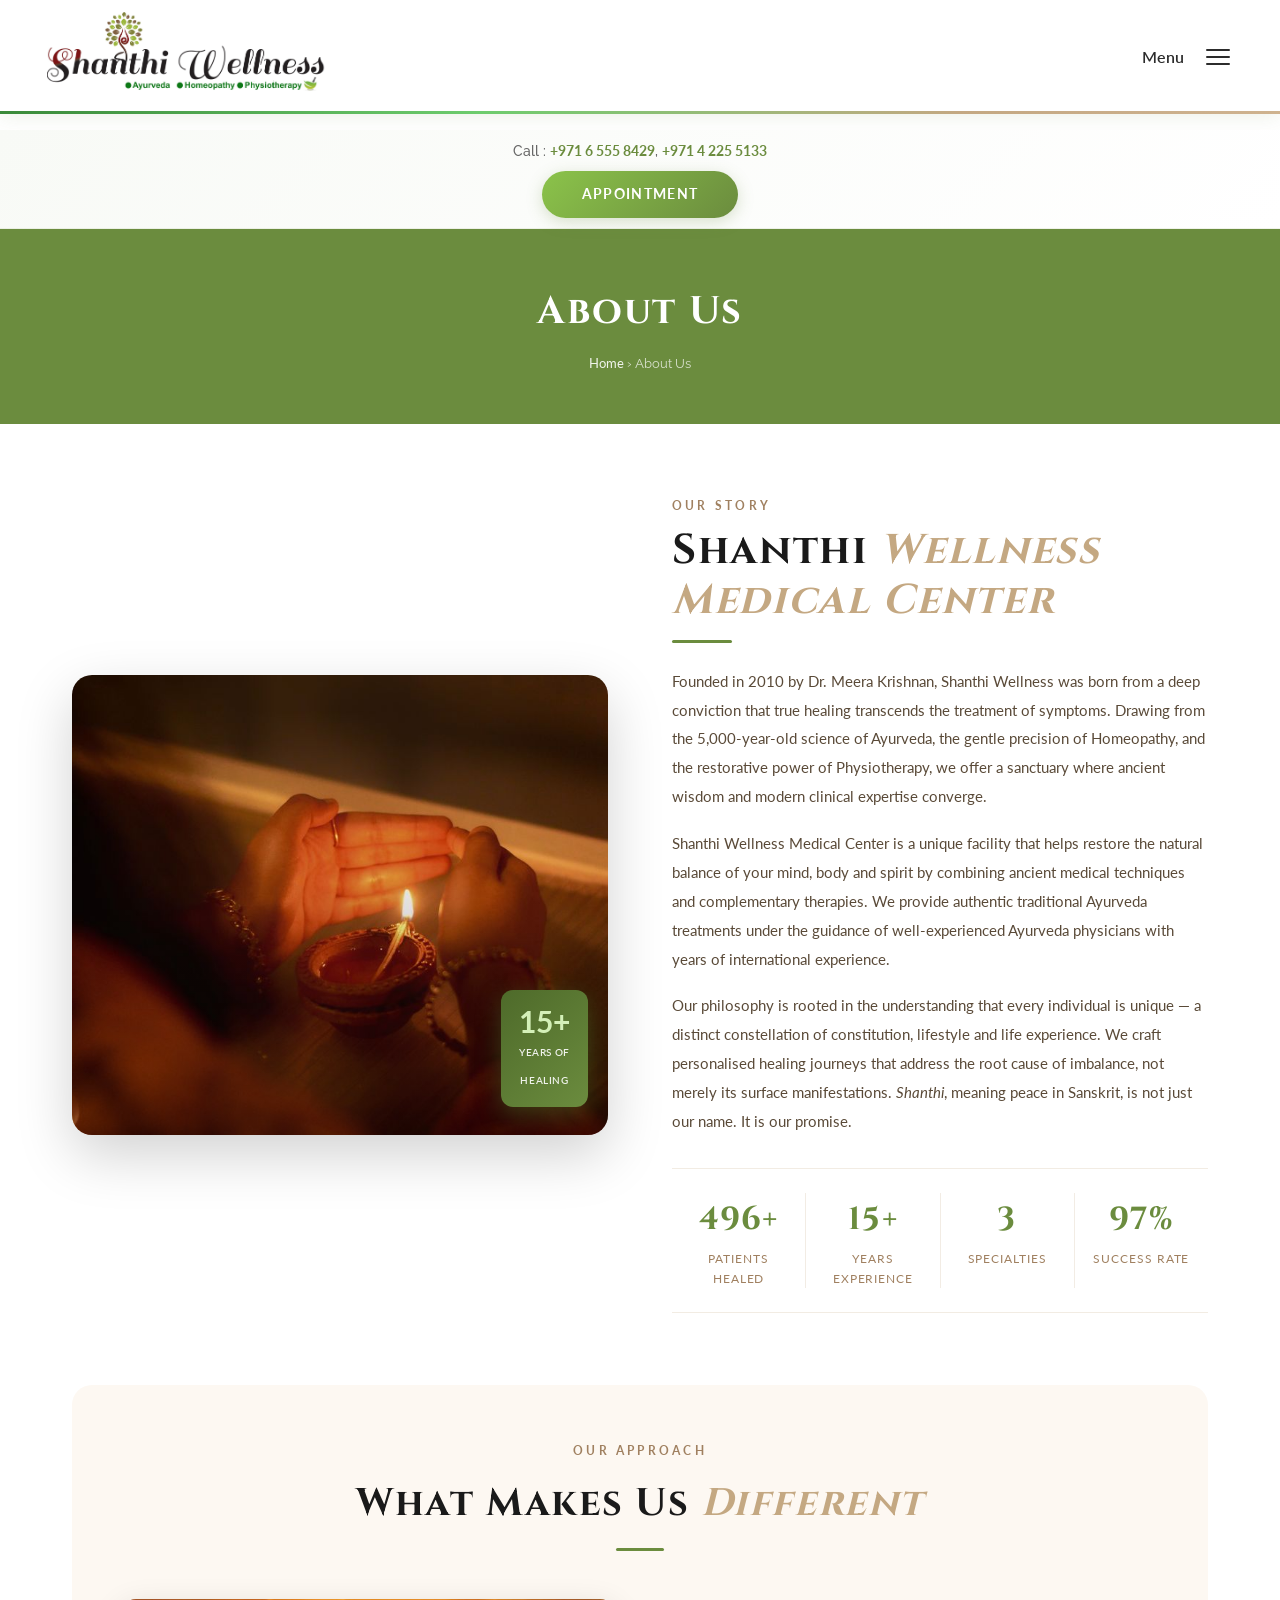
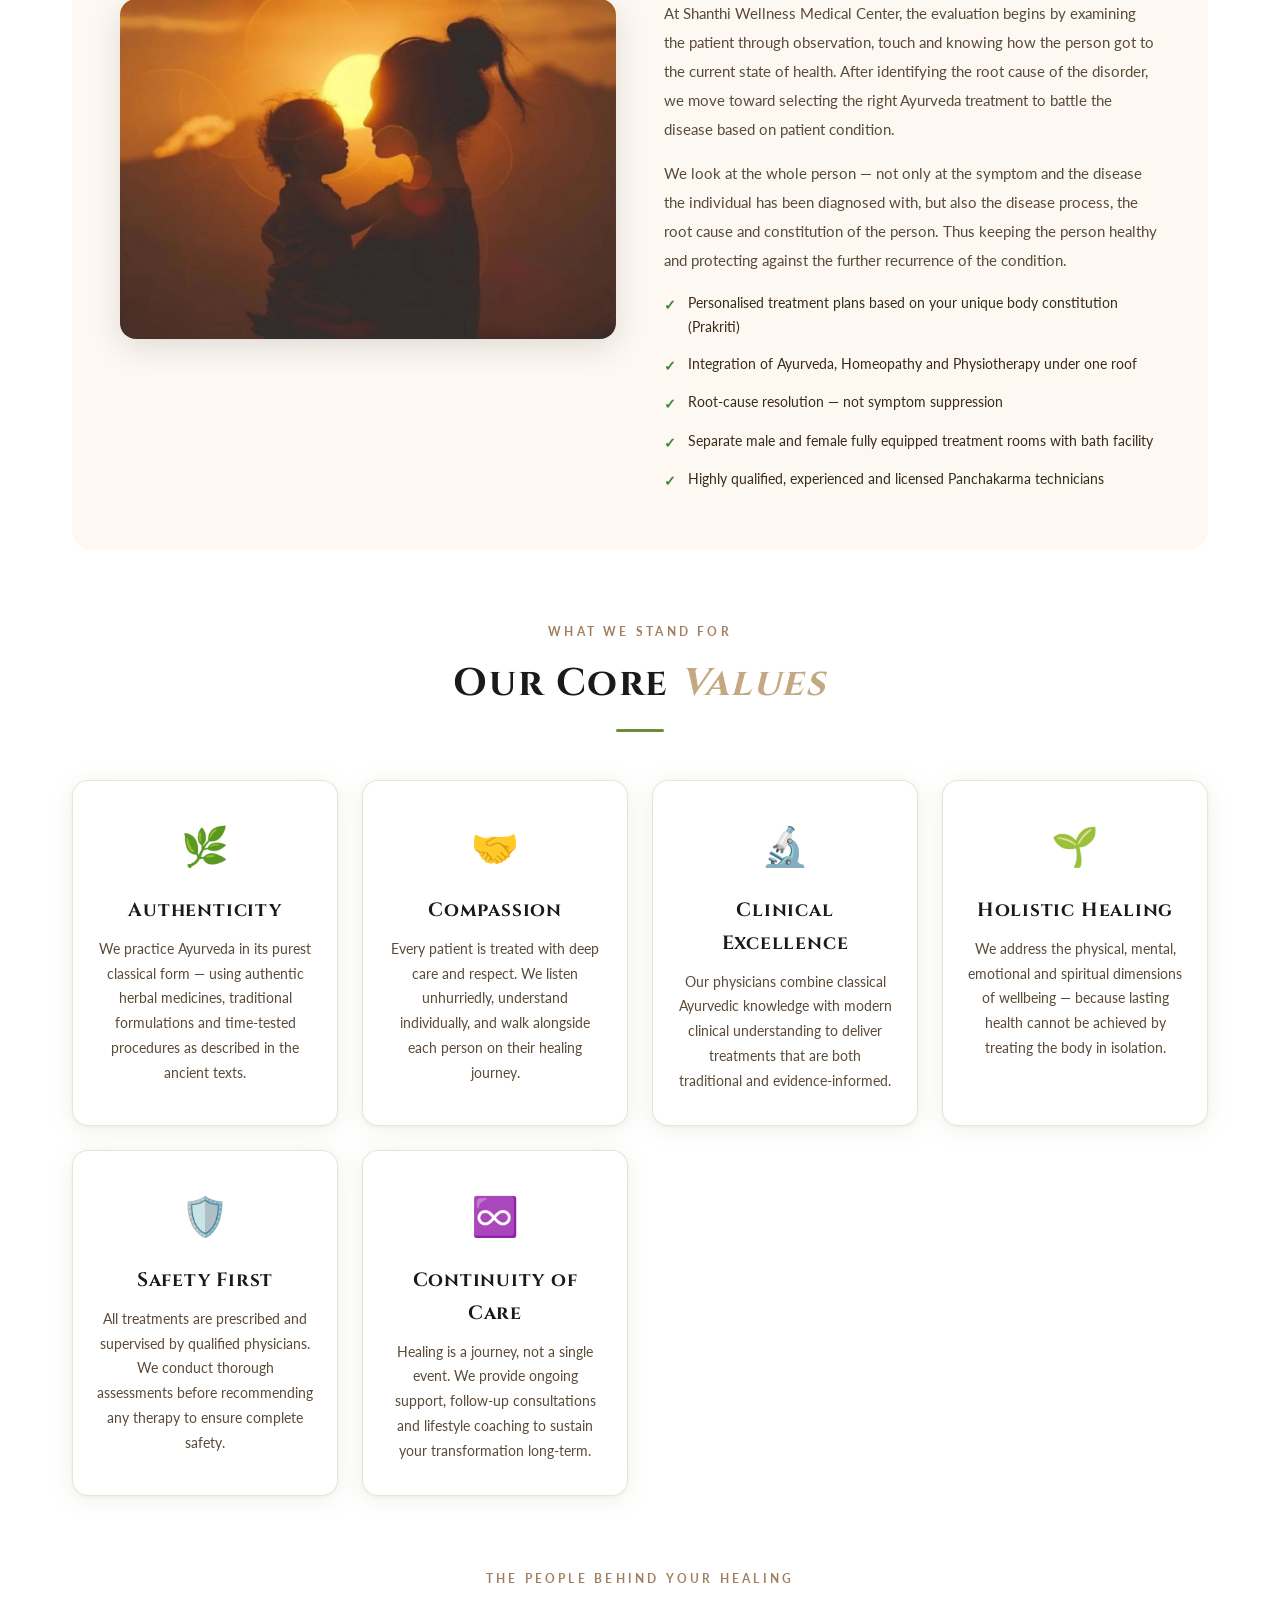
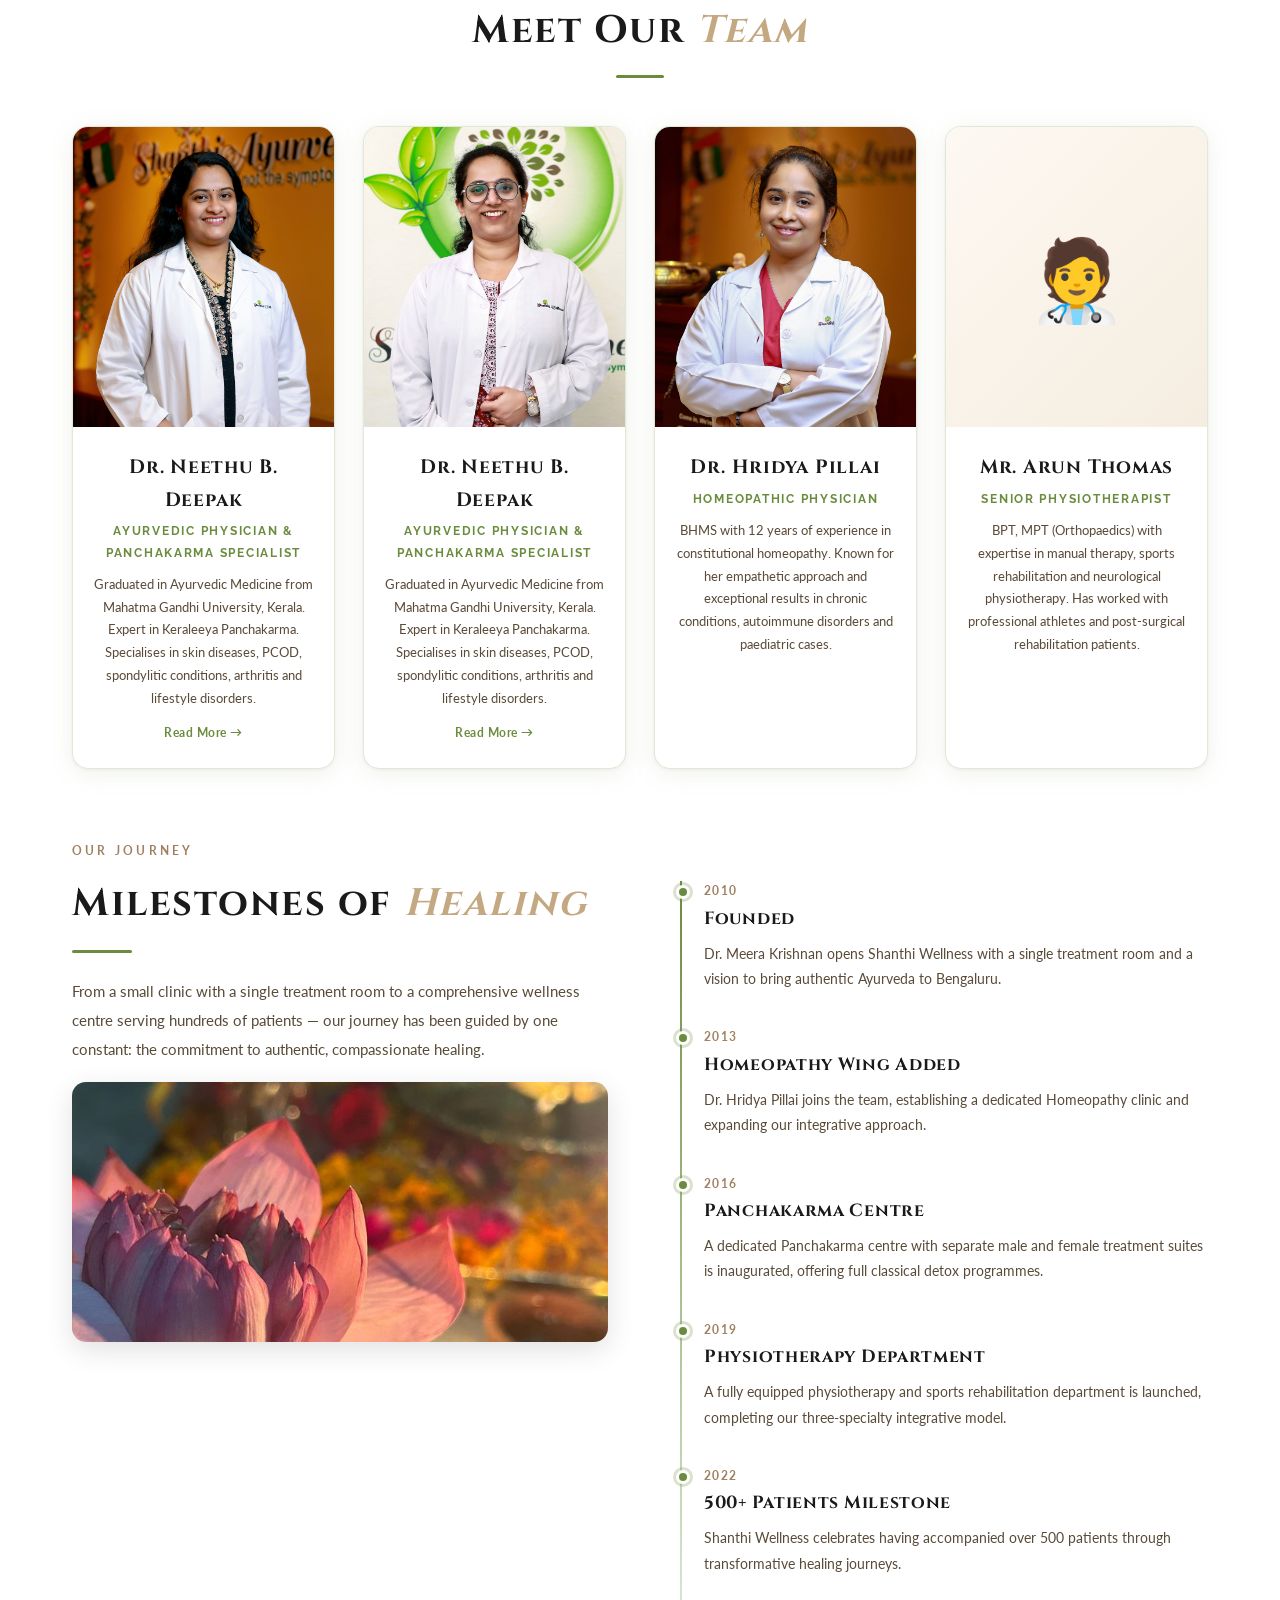
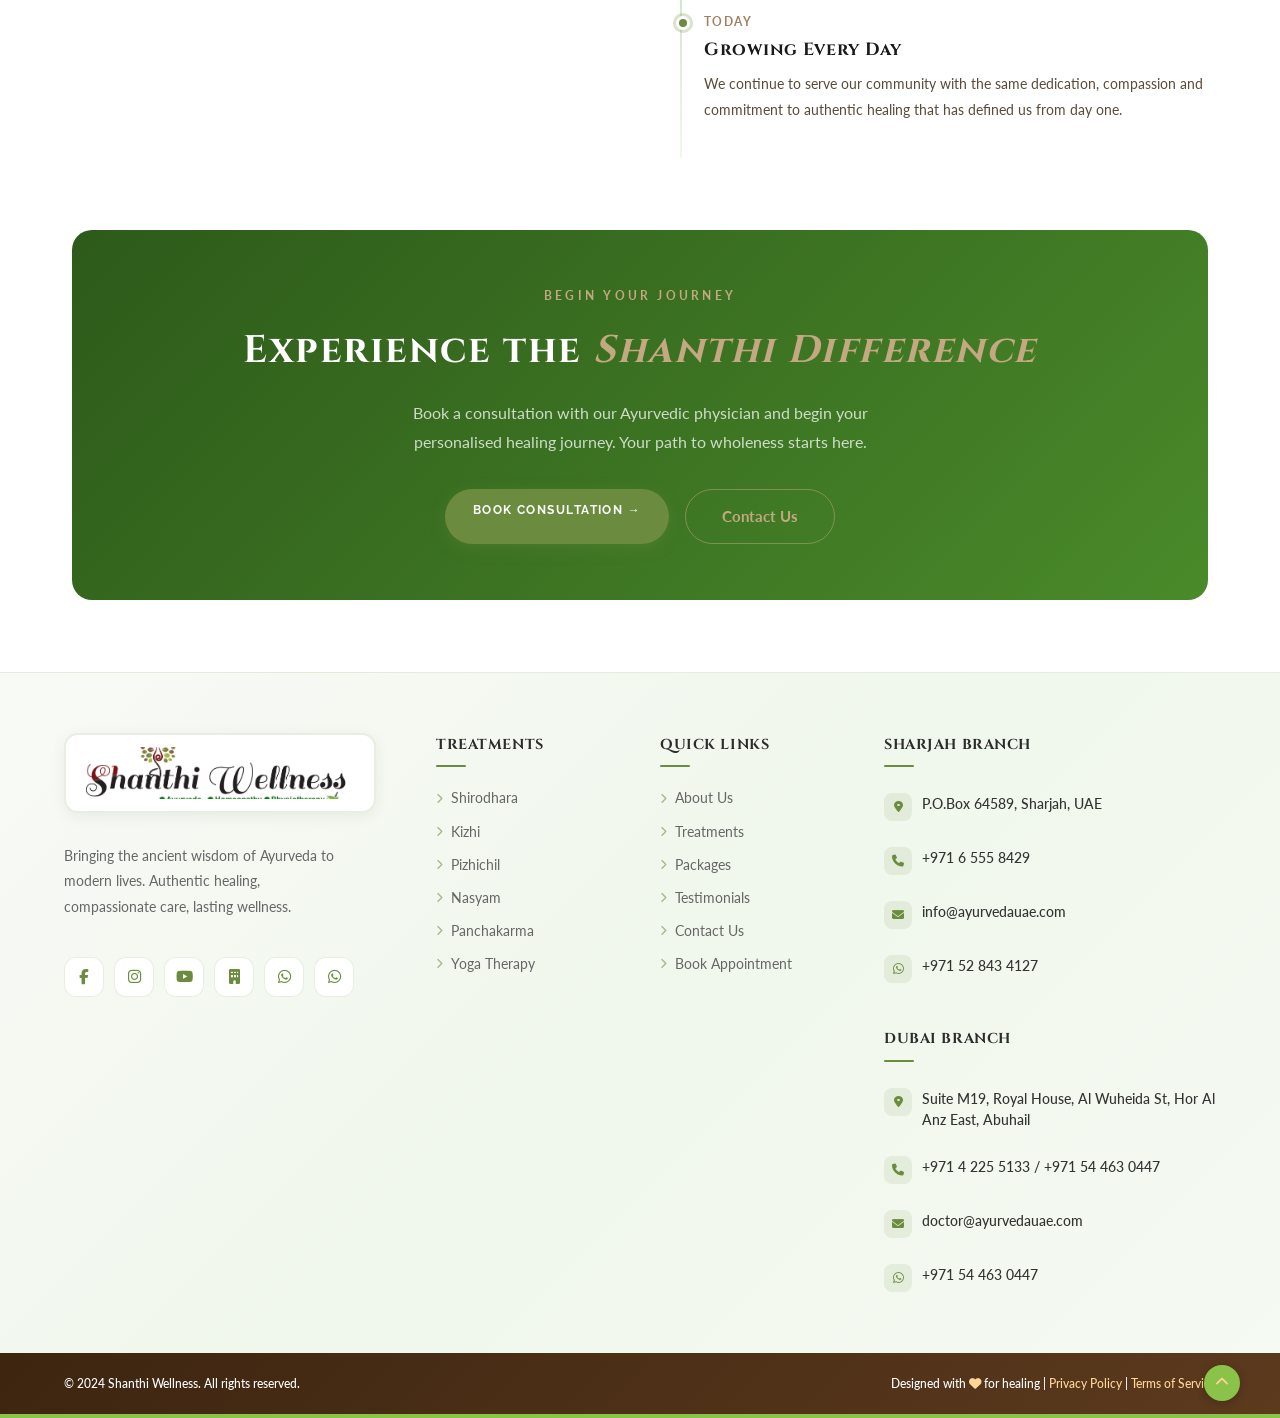
<file: about.html>
﻿
<!DOCTYPE html>
<html lang="en">
<head>
  <meta charset="UTF-8"/><meta name="viewport" content="width=device-width,initial-scale=1.0"/>
  <title>About Us — Shanthi Wellness</title>
  <link rel="preconnect" href="https://fonts.googleapis.com"/>
  <link rel="preconnect" href="https://fonts.gstatic.com" crossorigin/>
  <link href="https://fonts.googleapis.com/css2?family=Cinzel:wght@400;600;700&family=Raleway:wght@300;400;500;600;700&family=Lato:ital,wght@0,300;0,400;0,700;1,300&display=swap" rel="stylesheet"/>
  <link rel="stylesheet" href="https://cdnjs.cloudflare.com/ajax/libs/font-awesome/6.4.0/css/all.min.css"/>
  <link rel="stylesheet" href="styles.css"/>
  <link rel="stylesheet" href="page-styles.css"/>
  <style>
body{background:#ffffff !important;background-image:none !important;background-attachment:scroll !important;color:#333333 !important;}
.page-content{background:#ffffff !important;}
    /* ── About page specific styles ── */
    .about-story-grid{display:grid;grid-template-columns:1fr 1fr;gap:64px;align-items:center;margin-bottom:72px}

    /* ── Image Slider ── */
    .about-slider-wrap{position:relative;border-radius:20px;overflow:hidden;box-shadow:0 20px 56px rgba(0,0,0,0.18);height:460px}
    .about-slider-track{display:flex;height:100%;transition:transform 0.7s cubic-bezier(0.4,0,0.2,1)}
    .about-slider-track img{min-width:100%;width:100%;height:100%;object-fit:cover;object-position:center;flex-shrink:0}
    /* Gradient overlay on image */
    .about-slider-wrap::after{content:'';position:absolute;inset:0;background:linear-gradient(to top,rgba(0,0,0,0.35) 0%,transparent 55%);pointer-events:none;z-index:1}
    /* Dot indicators */
    .about-slider-dots{position:absolute;bottom:18px;left:50%;transform:translateX(-50%);display:flex;gap:8px;z-index:3}
    .about-slider-dot{width:8px;height:8px;border-radius:50%;background:rgba(255,255,255,0.45);border:none;cursor:pointer;padding:0;transition:all 0.3s}
    .about-slider-dot.active{background:#fff;width:24px;border-radius:4px}
    /* Prev / Next arrows */
    .about-slider-btn{position:absolute;top:50%;transform:translateY(-50%);z-index:3;background:rgba(255,255,255,0.22);backdrop-filter:blur(6px);border:1px solid rgba(255,255,255,0.35);color:#fff;width:38px;height:38px;border-radius:50%;cursor:pointer;display:flex;align-items:center;justify-content:center;font-size:1rem;transition:background 0.2s}
    .about-slider-btn:hover{background:rgba(255,255,255,0.40)}
    .about-slider-btn.prev{left:14px}
    .about-slider-btn.next{right:14px}
    /* Badge */
    .about-story-badge{position:absolute;bottom:28px;right:20px;background:linear-gradient(135deg,#4a8a2a,#6aaa4a);color:#fff;border-radius:12px;padding:16px 18px;text-align:center;box-shadow:0 8px 24px rgba(74,138,42,0.40);z-index:3}
    .about-story-badge span{display:block;font-family:'Cormorant Garamond',serif;font-size:1.9rem;font-weight:700;line-height:1;color:#fff}
    .about-story-badge small{font-size:0.62rem;font-weight:600;letter-spacing:0.06em;text-transform:uppercase;opacity:0.9}
    .about-gold-accent{width:60px;height:3px;background:linear-gradient(90deg,#C4A882,#A08060);border-radius:2px;margin:14px 0 24px}
    .about-para{font-size:0.95rem;color:#4a3a28;line-height:1.9;margin-bottom:18px}
    .about-stats-row{display:flex;gap:0;border-top:1px solid rgba(196,168,130,0.22);border-bottom:1px solid rgba(196,168,130,0.22);padding:24px 0;margin-top:32px}
    .about-stat{flex:1;text-align:center;padding:0 16px;border-right:1px solid rgba(196,168,130,0.22)}
    .about-stat:last-child{border-right:none}
    .about-stat-num{font-family:'Cormorant Garamond',serif;font-size:2rem;font-weight:700;color:#3b1f0e;display:block}
    .about-stat-lbl{font-size:0.72rem;color:#A08060;text-transform:uppercase;letter-spacing:0.08em;margin-top:2px;display:block}

    /* Values grid */
    .values-grid{display:grid;grid-template-columns:repeat(auto-fit,minmax(240px,1fr));gap:24px;margin-top:40px}
    .value-card{background:#fff;border:1px solid rgba(196,168,130,0.22);border-radius:16px;padding:32px 24px;text-align:center;transition:transform 0.3s,box-shadow 0.3s}
    .value-card:hover{transform:translateY(-6px);box-shadow:0 16px 40px rgba(196,168,130,0.18)}
    .value-icon{font-size:2.4rem;margin-bottom:16px}
    .value-title{font-family:'Cormorant Garamond',serif;font-size:1.2rem;font-weight:700;color:#1a1a1a;margin-bottom:10px}
    .value-desc{font-size:0.86rem;color:#5a4a38;line-height:1.8}

    /* Team cards */
    .team-grid{display:grid;grid-template-columns:repeat(auto-fit,minmax(240px,1fr));gap:28px;margin-top:40px}
    .team-card{background:#fff;border:1px solid rgba(196,168,130,0.2);border-radius:16px;overflow:hidden;text-align:center;box-shadow:0 4px 20px rgba(196,168,130,0.10);transition:transform 0.3s,box-shadow 0.3s}
    .team-card:hover{transform:translateY(-6px);box-shadow:0 16px 40px rgba(196,168,130,0.20)}
    .team-card-img{width:100%;height:300px;object-fit:cover;object-position:top center;display:block}
    .team-card-avatar{width:100%;height:300px;background:linear-gradient(135deg,#fdf8f2,#f5ede0);display:flex;align-items:center;justify-content:center;font-size:5rem}
    .team-card-body{padding:24px 20px}
    .team-card-name{font-family:'Cormorant Garamond',serif;font-size:1.2rem;font-weight:700;color:#1a1a1a;margin-bottom:4px}
    .team-card-role{font-size:0.78rem;color:#3a8a3a;font-weight:600;text-transform:uppercase;letter-spacing:0.08em;margin-bottom:10px}
    .team-card-bio{font-size:0.84rem;color:#5a4a38;line-height:1.7}
    .team-read-more{display:inline-flex;align-items:center;gap:6px;margin-top:12px;font-size:0.78rem;font-weight:700;color:#6aaa4a;text-decoration:none;letter-spacing:0.04em;transition:gap 0.2s ease}
    .team-read-more:hover{gap:10px;color:#4a8a2a}

    /* Timeline */
    .timeline{position:relative;padding-left:32px;margin-top:40px}
    .timeline::before{content:'';position:absolute;left:8px;top:0;bottom:0;width:2px;background:linear-gradient(180deg,#C4A882,rgba(196,168,130,0.2))}
    .timeline-item{position:relative;margin-bottom:36px}
    .timeline-dot{position:absolute;left:-28px;top:4px;width:14px;height:14px;border-radius:50%;background:#C4A882;border:3px solid #fff;box-shadow:0 0 0 2px #C4A882}
    .timeline-year{font-size:0.72rem;font-weight:700;letter-spacing:0.12em;text-transform:uppercase;color:#A08060;margin-bottom:4px}
    .timeline-title{font-family:'Cormorant Garamond',serif;font-size:1.1rem;font-weight:700;color:#1a1a1a;margin-bottom:6px}
    .timeline-desc{font-size:0.88rem;color:#5a4a38;line-height:1.8}

    @media(max-width:768px){
      .about-story-grid{grid-template-columns:1fr;gap:40px}
      .about-slider-wrap{height:300px}
      .about-stats-row{flex-wrap:wrap;gap:16px}
      .about-stat{flex:1 1 40%;border-right:none;border-bottom:1px solid rgba(196,168,130,0.22);padding-bottom:16px}
      .about-stat:last-child{border-bottom:none}
    }
  </style>
  <link rel="stylesheet" href="responsive.css"/>
</head>
<body>

<style>
.top-bar{background:linear-gradient(135deg,#f8faf6,#ffffff);padding:10px 0;text-align:center;border-bottom:1px solid rgba(107,140,62,0.1);position:relative;z-index:1002;}
.top-bar .container{display:flex;flex-direction:column;align-items:center;gap:8px;max-width:1200px;margin:0 auto;padding:0 24px;}
.top-bar-call{font-family:'Raleway',sans-serif;font-size:0.85rem;color:#666;font-weight:500;}
.top-bar-call a{color:#6B8C3E;text-decoration:none;font-weight:700;}
.top-bar-btn{display:inline-block;padding:12px 40px;background:linear-gradient(135deg,#8bc34a,#6B8C3E);color:#fff;border-radius:50px;font-family:'Raleway',sans-serif;font-weight:700;font-size:0.85rem;letter-spacing:0.1em;text-transform:uppercase;text-decoration:none;box-shadow:0 4px 16px rgba(107,140,62,0.25);transition:all 0.3s;}
.top-bar-btn:hover{transform:translateY(-2px);box-shadow:0 6px 24px rgba(107,140,62,0.35);}
.navbar{position:sticky;top:0;left:0;right:0;z-index:1001;background:rgba(255,255,255,0.98);backdrop-filter:blur(12px);-webkit-backdrop-filter:blur(12px);box-shadow:0 1px 0 rgba(0,0,0,0.04);transition:all 0.4s ease;border-bottom:3px solid #6B8C3E;}
.navbar.scrolled{box-shadow:0 4px 30px rgba(0,0,0,0.08);background:#fff;}
.nav-inner{display:flex;align-items:center;justify-content:space-between;max-width:1280px;margin:0 auto;padding:12px 40px;}
.nav-logo{display:flex;align-items:center;text-decoration:none;}
.nav-logo img{height:auto;width:clamp(180px,30vw,300px);object-fit:contain;display:block;}
.nav-right{display:flex;align-items:center;gap:12px;font-family:'Raleway',sans-serif;font-size:1rem;font-weight:600;color:#2c2c2c;}
.nav-hamburger{display:flex;flex-direction:column;justify-content:center;gap:5px;width:44px;height:44px;border-radius:10px;border:none;background:transparent;cursor:pointer;padding:10px;}
.nav-hamburger span{display:block;width:100%;height:2px;background:#2c2c2c;border-radius:2px;transition:all 0.35s;}
.nav-hamburger.open span:nth-child(1){transform:translateY(7px) rotate(45deg);}
.nav-hamburger.open span:nth-child(2){opacity:0;}
.nav-hamburger.open span:nth-child(3){transform:translateY(-7px) rotate(-45deg);}
.mobile-menu{position:fixed;inset:0;z-index:1100;display:flex;flex-direction:column;background:#ffffff;opacity:0;pointer-events:none;transform:translateX(100%);transition:opacity 0.3s ease,transform 0.3s ease;}
.mobile-menu.open{opacity:1;pointer-events:all;transform:translateX(0);}
.mobile-menu-head{display:flex;align-items:center;justify-content:space-between;padding:20px 24px;border-bottom:1px solid rgba(0,0,0,0.06);}
.mobile-menu-head img{height:52px;width:auto;}
.mobile-menu-close{width:44px;height:44px;border-radius:50%;background:rgba(0,0,0,0.04);border:1px solid rgba(0,0,0,0.1);color:#2c2c2c;font-size:1.1rem;display:flex;align-items:center;justify-content:center;cursor:pointer;}
.mobile-menu-links{flex:1;display:flex;flex-direction:column;justify-content:flex-start;padding:16px 20px;gap:0;overflow-y:auto;}
.mobile-nav-link{display:flex;align-items:center;gap:14px;padding:12px 8px;font-family:'Cinzel',serif;font-size:0.9rem;font-weight:600;color:#333;text-decoration:none;border-bottom:1px solid rgba(0,0,0,0.06);}
.mobile-nav-link i{width:24px;height:24px;border-radius:6px;background:rgba(107,140,62,0.1);display:flex;align-items:center;justify-content:center;font-size:0.7rem;color:#6B8C3E;}
.mobile-menu-footer{padding:16px 20px;border-top:1px solid rgba(0,0,0,0.06);}
.mobile-menu-cta{display:block;text-align:center;background:#6B8C3E;color:#fff;padding:14px;border-radius:50px;font-family:'Raleway',sans-serif;font-weight:700;font-size:0.85rem;letter-spacing:0.1em;text-transform:uppercase;text-decoration:none;}
@media(max-width:900px){.nav-inner{padding:10px 24px;}.nav-logo img{width:clamp(160px,28vw,220px);}}
@media(max-width:560px){.nav-logo img{width:clamp(140px,40vw,200px);}.mobile-nav-link{font-size:0.85rem;padding:11px 6px;}.mobile-menu-links{padding:12px 16px;}}
</style>

<div class="top-bar">
  <div class="container">
    <div class="top-bar-call">Call : <a href="tel:+97165558429">+971 6 555 8429</a>, <a href="tel:+97142255133">+971 4 225 5133</a></div>
    <a href="index.html#appointment" class="top-bar-btn">Appointment</a>
  </div>
</div>

<nav class="navbar" id="navbar">
  <div class="nav-inner">
    <a href="index.html" class="nav-logo">
      <img src="logo.png" alt="Shanthi Wellness"/>
    </a>
    <div class="nav-right">
      <span>Menu</span>
      <button class="nav-hamburger" id="navHamburger" aria-label="Open menu">
        <span></span><span></span><span></span>
      </button>
    </div>
  </div>
</nav>
<div class="mobile-menu" id="mobileMenu">
  <div class="mobile-menu-head">
    <img src="logo.png" alt="Shanthi Wellness"/>
    <button class="mobile-menu-close" id="mobileMenuClose" aria-label="Close"><i class="fas fa-times"></i></button>
  </div>
  <nav class="mobile-menu-links">
    <a href="index.html" class="mobile-nav-link"><i class="fas fa-home"></i>Home</a>
    <a href="about.html" class="mobile-nav-link"><i class="fas fa-leaf"></i>About Us</a>
    <a href="ayurveda.html" class="mobile-nav-link"><i class="fas fa-mortar-pestle"></i>Ayurveda</a>
    <a href="physiotherapy.html" class="mobile-nav-link"><i class="fas fa-hand-holding-medical"></i>Physiotherapy</a>
    <a href="treatments.html" class="mobile-nav-link"><i class="fas fa-spa"></i>Treatments</a>
    <a href="packages.html" class="mobile-nav-link"><i class="fas fa-box-open"></i>Our Packages</a>
    <a href="testimonials.html" class="mobile-nav-link"><i class="fas fa-quote-left"></i>Testimonials</a>
    <a href="index.html#appointment" class="mobile-nav-link"><i class="fas fa-calendar-check"></i>Make an Appointment</a>
    <a href="faqs.html" class="mobile-nav-link"><i class="fas fa-question-circle"></i>FAQs</a>
    <a href="contact.html" class="mobile-nav-link"><i class="fas fa-envelope"></i>Contact Us</a>
  </nav>
  <div class="mobile-menu-footer">
    <a href="index.html#appointment" class="mobile-menu-cta">Book Your Appointment</a>
  </div>
</div>

<script>
(function(){
  var hamburger = document.getElementById('navHamburger');
  var mobileMenu = document.getElementById('mobileMenu');
  var closeBtn = document.getElementById('mobileMenuClose');
  function openMenu(){ mobileMenu.classList.add('open'); hamburger.classList.add('open'); document.body.style.overflow='hidden'; }
  function closeMenu(){ mobileMenu.classList.remove('open'); hamburger.classList.remove('open'); document.body.style.overflow=''; }
  hamburger.addEventListener('click', openMenu);
  closeBtn.addEventListener('click', closeMenu);
  document.querySelectorAll('.mobile-nav-link,.mobile-menu-cta').forEach(function(a){ a.addEventListener('click', closeMenu); });
})();
</script>

<!-- PAGE BANNER -->
<style>
.page-banner{position:relative !important;width:100% !important;overflow:hidden !important;padding:0 !important;background:#6B8C3E !important;display:block !important;visibility:visible !important;opacity:1 !important;min-height:100px !important;}
.page-banner-inner{padding:50px 32px !important;text-align:center !important;background:#6B8C3E !important;}
.page-banner-content h1{font-family:'Cinzel',serif !important;font-size:clamp(1.5rem,4vw,2.4rem) !important;color:#fff !important;margin-bottom:8px !important;letter-spacing:0.04em !important;}
.page-banner-breadcrumb{font-family:'Raleway',sans-serif;font-size:0.8rem;color:rgba(255,255,255,0.75);}
.page-banner-breadcrumb a{color:rgba(255,255,255,0.9);text-decoration:none;}
.page-banner-breadcrumb a:hover{color:#fff;}
@media(max-width:768px){.page-banner-inner{padding:35px 16px;}.page-banner-content h1{font-size:clamp(1.2rem,4vw,1.8rem);}}
</style>

<section class="page-banner">
  <div class="page-banner-inner">
    <div class="page-banner-content">
      <h1>About Us</h1>
      <div class="page-banner-breadcrumb"><a href="index.html">Home</a> › About Us</div>
    </div>
  </div>
</section>


<!-- MAIN CONTENT -->
<div class="page-content">

  <!-- ── OUR STORY ── -->
  <div class="about-story-grid">
    <!-- Single Image -->
    <div class="about-slider-wrap">
      <img src="Diya.jpg" alt="Shanthi Wellness clinic" style="width:100%;height:100%;object-fit:cover;object-position:center;display:block"/>
      <div class="about-story-badge">
        <span>15+</span>
        <small>Years of<br/>Healing</small>
      </div>
    </div>
    <!-- Text -->
    <div>
      <p style="font-size:0.72rem;font-weight:700;letter-spacing:0.28em;text-transform:uppercase;color:#A08060;margin-bottom:10px">Our Story</p>
      <h2 style="font-family:'Cormorant Garamond',serif;font-size:clamp(1.8rem,3.5vw,2.6rem);font-weight:700;color:#1a1a1a;line-height:1.2;margin-bottom:0">Shanthi <em style="font-style:italic;color:#C4A882">Wellness Medical Center</em></h2>
      <div class="about-gold-accent"></div>
      <p class="about-para">Founded in 2010 by Dr. Meera Krishnan, Shanthi Wellness was born from a deep conviction that true healing transcends the treatment of symptoms. Drawing from the 5,000-year-old science of Ayurveda, the gentle precision of Homeopathy, and the restorative power of Physiotherapy, we offer a sanctuary where ancient wisdom and modern clinical expertise converge.</p>
      <p class="about-para">Shanthi Wellness Medical Center is a unique facility that helps restore the natural balance of your mind, body and spirit by combining ancient medical techniques and complementary therapies. We provide authentic traditional Ayurveda treatments under the guidance of well-experienced Ayurveda physicians with years of international experience.</p>
      <p class="about-para">Our philosophy is rooted in the understanding that every individual is unique — a distinct constellation of constitution, lifestyle and life experience. We craft personalised healing journeys that address the root cause of imbalance, not merely its surface manifestations. <em>Shanthi</em>, meaning peace in Sanskrit, is not just our name. It is our promise.</p>
      <!-- Stats -->
      <div class="about-stats-row">
        <div class="about-stat"><span class="about-stat-num">500+</span><span class="about-stat-lbl">Patients Healed</span></div>
        <div class="about-stat"><span class="about-stat-num">15+</span><span class="about-stat-lbl">Years Experience</span></div>
        <div class="about-stat"><span class="about-stat-num">3</span><span class="about-stat-lbl">Specialties</span></div>
        <div class="about-stat"><span class="about-stat-num">98%</span><span class="about-stat-lbl">Success Rate</span></div>
      </div>
    </div>
  </div>

  <!-- ── WHAT MAKES US DIFFERENT ── -->
  <div style="background:#fdf8f2;border-radius:20px;padding:56px 48px;margin-bottom:72px">
    <div style="text-align:center;margin-bottom:48px">
      <p style="font-size:0.72rem;font-weight:700;letter-spacing:0.28em;text-transform:uppercase;color:#A08060;margin-bottom:10px">Our Approach</p>
      <h2 style="font-family:'Cormorant Garamond',serif;font-size:clamp(1.8rem,3vw,2.4rem);font-weight:700;color:#1a1a1a;margin-bottom:0">What Makes Us <em style="font-style:italic;color:#C4A882">Different</em></h2>
      <div class="gold-line"></div>
    </div>
    <div class="two-col" style="margin-bottom:0;gap:48px">
      <img src="mom.jpg" alt="Holistic healing at Shanthi Wellness" style="height:340px"/>
      <div class="two-col-text">
        <p class="about-para">At Shanthi Wellness Medical Center, the evaluation begins by examining the patient through observation, touch and knowing how the person got to the current state of health. After identifying the root cause of the disorder, we move toward selecting the right Ayurveda treatment to battle the disease based on patient condition.</p>
        <p class="about-para">We look at the whole person — not only at the symptom and the disease the individual has been diagnosed with, but also the disease process, the root cause and constitution of the person. Thus keeping the person healthy and protecting against the further recurrence of the condition.</p>
        <ul style="list-style:none;padding:0;margin:0;display:flex;flex-direction:column;gap:12px">
          <li style="display:flex;align-items:flex-start;gap:12px;font-size:0.9rem;color:#3a2a18">
            <span style="color:#3a8a3a;font-weight:700;flex-shrink:0;margin-top:2px">✓</span>
            Personalised treatment plans based on your unique body constitution (Prakriti)
          </li>
          <li style="display:flex;align-items:flex-start;gap:12px;font-size:0.9rem;color:#3a2a18">
            <span style="color:#3a8a3a;font-weight:700;flex-shrink:0;margin-top:2px">✓</span>
            Integration of Ayurveda, Homeopathy and Physiotherapy under one roof
          </li>
          <li style="display:flex;align-items:flex-start;gap:12px;font-size:0.9rem;color:#3a2a18">
            <span style="color:#3a8a3a;font-weight:700;flex-shrink:0;margin-top:2px">✓</span>
            Root-cause resolution — not symptom suppression
          </li>
          <li style="display:flex;align-items:flex-start;gap:12px;font-size:0.9rem;color:#3a2a18">
            <span style="color:#3a8a3a;font-weight:700;flex-shrink:0;margin-top:2px">✓</span>
            Separate male and female fully equipped treatment rooms with bath facility
          </li>
          <li style="display:flex;align-items:flex-start;gap:12px;font-size:0.9rem;color:#3a2a18">
            <span style="color:#3a8a3a;font-weight:700;flex-shrink:0;margin-top:2px">✓</span>
            Highly qualified, experienced and licensed Panchakarma technicians
          </li>
        </ul>
      </div>
    </div>
  </div>

  <!-- ── OUR VALUES ── -->
  <div style="margin-bottom:72px">
    <div style="text-align:center;margin-bottom:48px">
      <p style="font-size:0.72rem;font-weight:700;letter-spacing:0.28em;text-transform:uppercase;color:#A08060;margin-bottom:10px">What We Stand For</p>
      <h2 style="font-family:'Cormorant Garamond',serif;font-size:clamp(1.8rem,3vw,2.4rem);font-weight:700;color:#1a1a1a;margin-bottom:0">Our Core <em style="font-style:italic;color:#C4A882">Values</em></h2>
      <div class="gold-line"></div>
    </div>
    <div class="values-grid">
      <div class="value-card">
        <div class="value-icon">🌿</div>
        <h3 class="value-title">Authenticity</h3>
        <p class="value-desc">We practice Ayurveda in its purest classical form — using authentic herbal medicines, traditional formulations and time-tested procedures as described in the ancient texts.</p>
      </div>
      <div class="value-card">
        <div class="value-icon">🤝</div>
        <h3 class="value-title">Compassion</h3>
        <p class="value-desc">Every patient is treated with deep care and respect. We listen unhurriedly, understand individually, and walk alongside each person on their healing journey.</p>
      </div>
      <div class="value-card">
        <div class="value-icon">🔬</div>
        <h3 class="value-title">Clinical Excellence</h3>
        <p class="value-desc">Our physicians combine classical Ayurvedic knowledge with modern clinical understanding to deliver treatments that are both traditional and evidence-informed.</p>
      </div>
      <div class="value-card">
        <div class="value-icon">🌱</div>
        <h3 class="value-title">Holistic Healing</h3>
        <p class="value-desc">We address the physical, mental, emotional and spiritual dimensions of wellbeing — because lasting health cannot be achieved by treating the body in isolation.</p>
      </div>
      <div class="value-card">
        <div class="value-icon">🛡️</div>
        <h3 class="value-title">Safety First</h3>
        <p class="value-desc">All treatments are prescribed and supervised by qualified physicians. We conduct thorough assessments before recommending any therapy to ensure complete safety.</p>
      </div>
      <div class="value-card">
        <div class="value-icon">♾️</div>
        <h3 class="value-title">Continuity of Care</h3>
        <p class="value-desc">Healing is a journey, not a single event. We provide ongoing support, follow-up consultations and lifestyle coaching to sustain your transformation long-term.</p>
      </div>
    </div>
  </div>

  <!-- ── OUR TEAM ── -->
  <div style="margin-bottom:72px">
    <div style="text-align:center;margin-bottom:48px">
      <p style="font-size:0.72rem;font-weight:700;letter-spacing:0.28em;text-transform:uppercase;color:#A08060;margin-bottom:10px">The People Behind Your Healing</p>
      <h2 style="font-family:'Cormorant Garamond',serif;font-size:clamp(1.8rem,3vw,2.4rem);font-weight:700;color:#1a1a1a;margin-bottom:0">Meet Our <em style="font-style:italic;color:#C4A882">Team</em></h2>
      <div class="gold-line"></div>
    </div>
    <div class="team-grid">

      <!-- Dr. Neethu B. Deepak -->
      <div class="team-card">
        <img src="01.jpg" alt="Dr. Neethu B. Deepak" class="team-card-img"/>
        <div class="team-card-body">
          <h3 class="team-card-name">Dr. Neethu B. Deepak</h3>
          <p class="team-card-role">Ayurvedic Physician &amp; Panchakarma Specialist</p>
          <p class="team-card-bio">Graduated in Ayurvedic Medicine from Mahatma Gandhi University, Kerala. Expert in Keraleeya Panchakarma. Specialises in skin diseases, PCOD, spondylitic conditions, arthritis and lifestyle disorders.</p>
          <a href="dr-neethu.html" class="team-read-more">Read More →</a>
        </div>
      </div>

      <!-- Dr. Neethu B. Deepak -->
      <div class="team-card">
        <img src="02.jpg" alt="Dr. Neethu B. Deepak" class="team-card-img"/>
        <div class="team-card-body">
          <h3 class="team-card-name">Dr. Neethu B. Deepak</h3>
          <p class="team-card-role">Ayurvedic Physician &amp; Panchakarma Specialist</p>
          <p class="team-card-bio">Graduated in Ayurvedic Medicine from Mahatma Gandhi University, Kerala. Expert in Keraleeya Panchakarma. Specialises in skin diseases, PCOD, spondylitic conditions, arthritis and lifestyle disorders.</p>
          <a href="dr-neethu.html" class="team-read-more">Read More →</a>
        </div>
      </div>

      <!-- Dr. Hridya Pillai -->
      <div class="team-card">
        <img src="03.jpg" alt="Dr. Hridya Pillai" class="team-card-img"/>
        <div class="team-card-body">
          <h3 class="team-card-name">Dr. Hridya Pillai</h3>
          <p class="team-card-role">Homeopathic Physician</p>
          <p class="team-card-bio">BHMS with 12 years of experience in constitutional homeopathy. Known for her empathetic approach and exceptional results in chronic conditions, autoimmune disorders and paediatric cases.</p>
        </div>
      </div>

      <!-- Mr. Arun Thomas -->
      <div class="team-card">
        <div class="team-card-avatar">🧑‍⚕️</div>
        <div class="team-card-body">
          <h3 class="team-card-name">Mr. Arun Thomas</h3>
          <p class="team-card-role">Senior Physiotherapist</p>
          <p class="team-card-bio">BPT, MPT (Orthopaedics) with expertise in manual therapy, sports rehabilitation and neurological physiotherapy. Has worked with professional athletes and post-surgical rehabilitation patients.</p>
        </div>
      </div>

    </div>
  </div>

  <!-- ── OUR JOURNEY (Timeline) ── -->
  <div style="display:grid;grid-template-columns:1fr 1fr;gap:64px;align-items:start;margin-bottom:72px">
    <div>
      <p style="font-size:0.72rem;font-weight:700;letter-spacing:0.28em;text-transform:uppercase;color:#A08060;margin-bottom:10px">Our Journey</p>
      <h2 style="font-family:'Cormorant Garamond',serif;font-size:clamp(1.8rem,3vw,2.4rem);font-weight:700;color:#1a1a1a;margin-bottom:0">Milestones of <em style="font-style:italic;color:#C4A882">Healing</em></h2>
      <div class="about-gold-accent"></div>
      <p class="about-para">From a small clinic with a single treatment room to a comprehensive wellness centre serving hundreds of patients — our journey has been guided by one constant: the commitment to authentic, compassionate healing.</p>
      <img src="lotus.jpg" alt="Shanthi Wellness journey" style="width:100%;border-radius:14px;object-fit:cover;height:260px;margin-top:8px;box-shadow:0 8px 28px rgba(0,0,0,0.12)"/>
    </div>
    <div class="timeline">
      <div class="timeline-item">
        <div class="timeline-dot"></div>
        <p class="timeline-year">2010</p>
        <h4 class="timeline-title">Founded</h4>
        <p class="timeline-desc">Dr. Meera Krishnan opens Shanthi Wellness with a single treatment room and a vision to bring authentic Ayurveda to Bengaluru.</p>
      </div>
      <div class="timeline-item">
        <div class="timeline-dot"></div>
        <p class="timeline-year">2013</p>
        <h4 class="timeline-title">Homeopathy Wing Added</h4>
        <p class="timeline-desc">Dr. Hridya Pillai joins the team, establishing a dedicated Homeopathy clinic and expanding our integrative approach.</p>
      </div>
      <div class="timeline-item">
        <div class="timeline-dot"></div>
        <p class="timeline-year">2016</p>
        <h4 class="timeline-title">Panchakarma Centre</h4>
        <p class="timeline-desc">A dedicated Panchakarma centre with separate male and female treatment suites is inaugurated, offering full classical detox programmes.</p>
      </div>
      <div class="timeline-item">
        <div class="timeline-dot"></div>
        <p class="timeline-year">2019</p>
        <h4 class="timeline-title">Physiotherapy Department</h4>
        <p class="timeline-desc">A fully equipped physiotherapy and sports rehabilitation department is launched, completing our three-specialty integrative model.</p>
      </div>
      <div class="timeline-item">
        <div class="timeline-dot"></div>
        <p class="timeline-year">2022</p>
        <h4 class="timeline-title">500+ Patients Milestone</h4>
        <p class="timeline-desc">Shanthi Wellness celebrates having accompanied over 500 patients through transformative healing journeys.</p>
      </div>
      <div class="timeline-item">
        <div class="timeline-dot" style="background:#3a8a3a;box-shadow:0 0 0 2px #3a8a3a"></div>
        <p class="timeline-year">Today</p>
        <h4 class="timeline-title">Growing Every Day</h4>
        <p class="timeline-desc">We continue to serve our community with the same dedication, compassion and commitment to authentic healing that has defined us from day one.</p>
      </div>
    </div>
  </div>

  <!-- ── CTA ── -->
  <div style="background:linear-gradient(135deg,#3b1f0e,#5a2d12);border-radius:20px;padding:56px 40px;text-align:center;color:#fff">
    <p style="font-size:0.72rem;font-weight:700;letter-spacing:0.28em;text-transform:uppercase;color:#C4A882;margin-bottom:12px">Begin Your Journey</p>
    <h2 style="font-family:'Cormorant Garamond',serif;font-size:clamp(1.6rem,3vw,2.4rem);font-weight:700;margin-bottom:16px">Experience the <em style="color:#C4A882">Shanthi Difference</em></h2>
    <p style="color:rgba(255,255,255,0.75);max-width:520px;margin:0 auto 32px;line-height:1.8">Book a consultation with our Ayurvedic physician and begin your personalised healing journey. Your path to wholeness starts here.</p>
    <div style="display:flex;gap:16px;justify-content:center;flex-wrap:wrap">
      <a href="index.html#appointment" class="btn-book" style="font-size:0.95rem;padding:14px 36px">Book Consultation →</a>
      <a href="contact.html" style="display:inline-block;padding:14px 36px;border:1.5px solid rgba(196,168,130,0.5);color:#C4A882;border-radius:50px;font-size:0.95rem;font-weight:700;text-decoration:none;transition:all 0.2s">Contact Us</a>
    </div>
  </div>

</div>


<style>
.footer{background:#fff !important;padding:0 !important;color:#333 !important;border-top:none !important;}
.footer::before{display:none !important;content:none !important;}
.footer::after{display:none !important;content:none !important;}
.footer-main{position:relative !important;z-index:auto !important;padding:60px 0 40px !important;background:linear-gradient(135deg,#f8faf6 0%,#f0f7ec 50%,#f5faf2 100%) !important;border-top:1px solid rgba(107,140,62,0.1) !important;}
.footer-locations{padding:60px 0 40px;border-bottom:1px solid rgba(0,0,0,0.08)}
.footer-grid{display:grid !important;grid-template-columns:1.8fr 1fr 1fr 1.8fr !important;gap:40px !important;}
.footer-brand{padding-right:20px}
.footer-brand img{height:80px;margin-bottom:16px;background:#fff;padding:12px 20px;border-radius:14px;border:2px solid rgba(107,140,62,0.15);box-shadow:0 4px 16px rgba(0,0,0,0.06);}
.footer-brand p{font-family:'Raleway',sans-serif;font-size:0.88rem;line-height:1.8;color:#666 !important;margin-bottom:24px;max-width:280px}
.footer-social{display:flex;gap:10px}
.footer-social a{width:40px;height:40px;border-radius:12px;background:#fff !important;border:1px solid rgba(107,140,62,0.15) !important;display:flex;align-items:center;justify-content:center;color:#6B8C3E !important;font-size:0.95rem;transition:all 0.3s;text-decoration:none;}
.footer-social a:hover{background:#6B8C3E !important;color:#fff !important;border-color:#6B8C3E !important;transform:translateY(-3px);}
.footer-col h4{font-family:'Cinzel',serif;font-size:0.9rem;color:#2c2c2c !important;margin-bottom:20px;letter-spacing:0.08em;font-weight:700;text-transform:uppercase;position:relative;padding-bottom:10px;border-bottom:none !important;}
.footer-col h4::after{content:'';position:absolute;bottom:0;left:0;width:30px;height:2px;background:#6B8C3E;border-radius:2px}
.footer-col ul{list-style:none;padding:0;margin:0;}
.footer-col ul li{margin-bottom:10px}
.footer-col ul li a{font-family:'Raleway',sans-serif;font-size:0.85rem;color:#666 !important;text-decoration:none;transition:all 0.3s;display:flex;align-items:center;gap:8px}
.footer-col ul li a:hover{color:#6B8C3E !important;transform:translateX(4px)}
.footer-col ul li a i{font-size:0.65rem;color:#6B8C3E;opacity:0.6}
.footer-contact-item{display:flex;align-items:flex-start;gap:10px;margin-bottom:14px;padding:6px 0}
.footer-contact-item i{width:28px;height:28px;border-radius:8px;background:rgba(107,140,62,0.1) !important;display:flex;align-items:center;justify-content:center;color:#6B8C3E !important;font-size:0.75rem;flex-shrink:0;}
.footer-contact-item span{font-family:'Raleway',sans-serif;font-size:0.88rem;color:#333 !important;line-height:1.5;font-weight:500}
.footer-bottom{padding:20px 0 !important;background:linear-gradient(135deg,#3d2510,#5c3a1e) !important;border-bottom:4px solid #8bc34a !important;border-top:none !important;width:100%;}
.footer-bottom p{font-family:'Raleway',sans-serif;font-size:0.82rem;color:#fff !important;font-weight:500}
.footer-bottom a{color:#ffd699 !important;transition:color 0.3s;text-decoration:none;}
.footer-bottom a:hover{color:#fff !important}
.footer-top-arrow{position:absolute;right:0;top:50%;transform:translateY(-50%);width:36px;height:36px;border-radius:50%;background:#8bc34a !important;color:#fff !important;display:flex;align-items:center;justify-content:center;font-size:0.85rem;text-decoration:none;transition:all 0.3s;box-shadow:0 2px 10px rgba(0,0,0,0.2);}
.footer-top-arrow:hover{background:#6B8C3E !important;transform:translateY(-50%) translateY(-3px);}
@media(max-width:768px){.footer-grid{grid-template-columns:1fr !important;gap:32px !important;}.maps-grid{grid-template-columns:1fr;}}
</style>

<footer class="footer">
  <div class="footer-main">
    <div style="max-width:1200px;margin:0 auto;padding:0 24px;">
      <div class="footer-grid">
        <div class="footer-brand">
          <img src="logo.png" alt="Shanthi Wellness">
          <p>Bringing the ancient wisdom of Ayurveda to modern lives. Authentic healing, compassionate care, lasting wellness.</p>
          <div class="footer-social">
            <a href="#" aria-label="Facebook"><i class="fab fa-facebook-f"></i></a>
            <a href="#" aria-label="Instagram"><i class="fab fa-instagram"></i></a>
            <a href="#" aria-label="YouTube"><i class="fab fa-youtube"></i></a>
            <a href="https://www.vayalarikam.com/" target="_blank" aria-label="Our Branch"><i class="fas fa-building"></i></a>
            <a href="https://wa.me/971528434127" target="_blank" aria-label="WhatsApp Sharjah"><i class="fab fa-whatsapp"></i></a>
            <a href="https://wa.me/971544630447" target="_blank" aria-label="WhatsApp Dubai"><i class="fab fa-whatsapp"></i></a>
          </div>
        </div>
        <div class="footer-col">
          <h4>Treatments</h4>
          <ul>
            <li><a href="treatments.html"><i class="fas fa-chevron-right"></i> Shirodhara</a></li>
            <li><a href="treatments.html"><i class="fas fa-chevron-right"></i> Kizhi</a></li>
            <li><a href="treatments.html"><i class="fas fa-chevron-right"></i> Pizhichil</a></li>
            <li><a href="treatments.html"><i class="fas fa-chevron-right"></i> Nasyam</a></li>
            <li><a href="treatments.html"><i class="fas fa-chevron-right"></i> Panchakarma</a></li>
            <li><a href="treatments.html"><i class="fas fa-chevron-right"></i> Yoga Therapy</a></li>
          </ul>
        </div>
        <div class="footer-col">
          <h4>Quick Links</h4>
          <ul>
            <li><a href="about.html"><i class="fas fa-chevron-right"></i> About Us</a></li>
            <li><a href="treatments.html"><i class="fas fa-chevron-right"></i> Treatments</a></li>
            <li><a href="packages.html"><i class="fas fa-chevron-right"></i> Packages</a></li>
            <li><a href="testimonials.html"><i class="fas fa-chevron-right"></i> Testimonials</a></li>
            <li><a href="contact.html"><i class="fas fa-chevron-right"></i> Contact Us</a></li>
            <li><a href="index.html#appointment"><i class="fas fa-chevron-right"></i> Book Appointment</a></li>
          </ul>
        </div>
        <div class="footer-col">
          <h4>Sharjah Branch</h4>
          <div class="footer-contact-item"><i class="fas fa-map-marker-alt"></i><span>P.O.Box 64589, Sharjah, UAE</span></div>
          <div class="footer-contact-item"><i class="fas fa-phone"></i><span>+971 6 555 8429</span></div>
          <div class="footer-contact-item"><i class="fas fa-envelope"></i><span>info@ayurvedauae.com</span></div>
          <div class="footer-contact-item"><i class="fab fa-whatsapp"></i><span>+971 52 843 4127</span></div>
          <h4 style="margin-top:24px;">Dubai Branch</h4>
          <div class="footer-contact-item"><i class="fas fa-map-marker-alt"></i><span>Suite M19, Royal House, Al Wuheida St, Hor Al Anz East, Abuhail</span></div>
          <div class="footer-contact-item"><i class="fas fa-phone"></i><span>+971 4 225 5133 / +971 54 463 0447</span></div>
          <div class="footer-contact-item"><i class="fas fa-envelope"></i><span>doctor@ayurvedauae.com</span></div>
          <div class="footer-contact-item"><i class="fab fa-whatsapp"></i><span>+971 54 463 0447</span></div>
        </div>
      </div>
    </div>
  </div>
  <div class="footer-bottom">
    <div style="max-width:1200px;margin:0 auto;padding:0 24px;display:flex;align-items:center;justify-content:space-between;flex-wrap:wrap;gap:12px;position:relative;">
      <p>&copy; 2024 Shanthi Wellness. All rights reserved.</p>
      <p>Designed with <i class="fas fa-heart" style="color:#ffd699"></i> for healing | <a href="#">Privacy Policy</a> | <a href="#">Terms of Service</a></p>
      <a href="#" class="footer-top-arrow" aria-label="Back to top" onclick="window.scrollTo({top:0,behavior:'smooth'});return false;"><i class="fas fa-chevron-up"></i></a>
    </div>
  </div>
</footer>

<script src="script.js"></script>
</body>
</html>
</file>
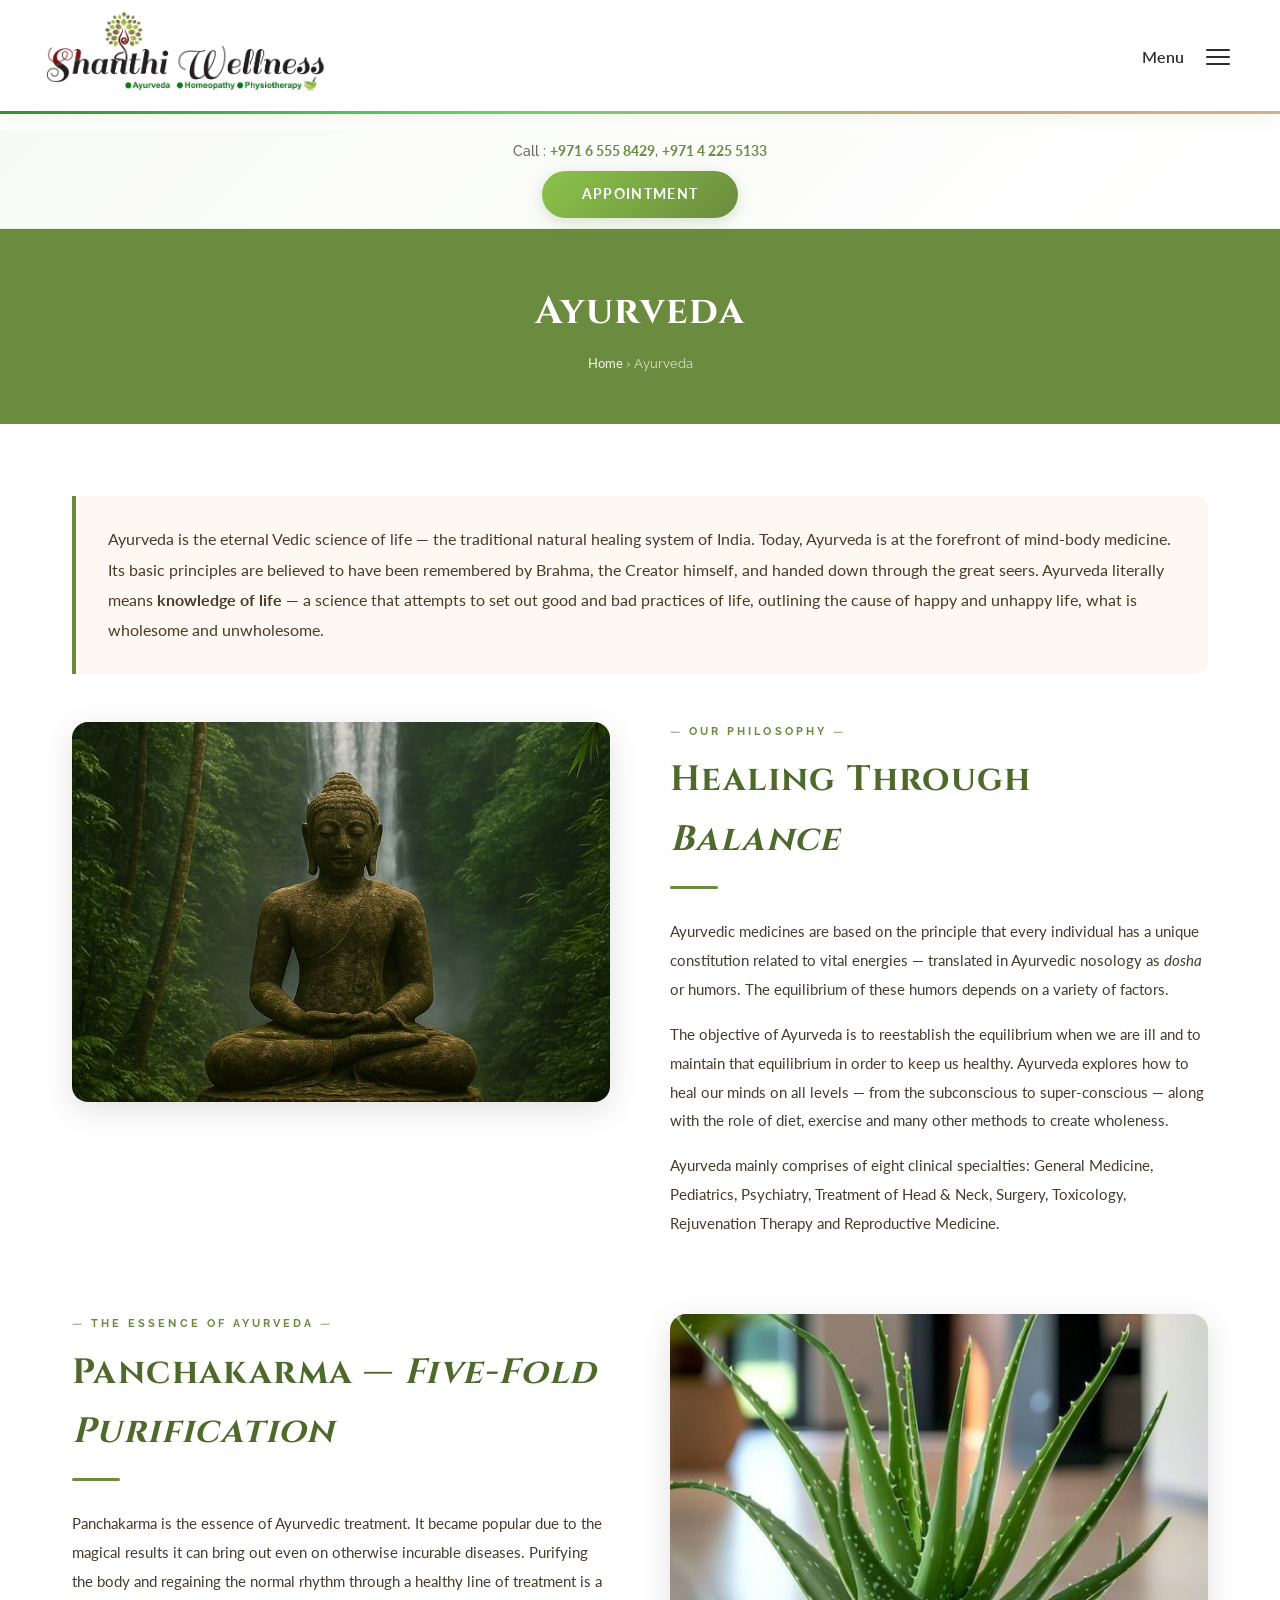
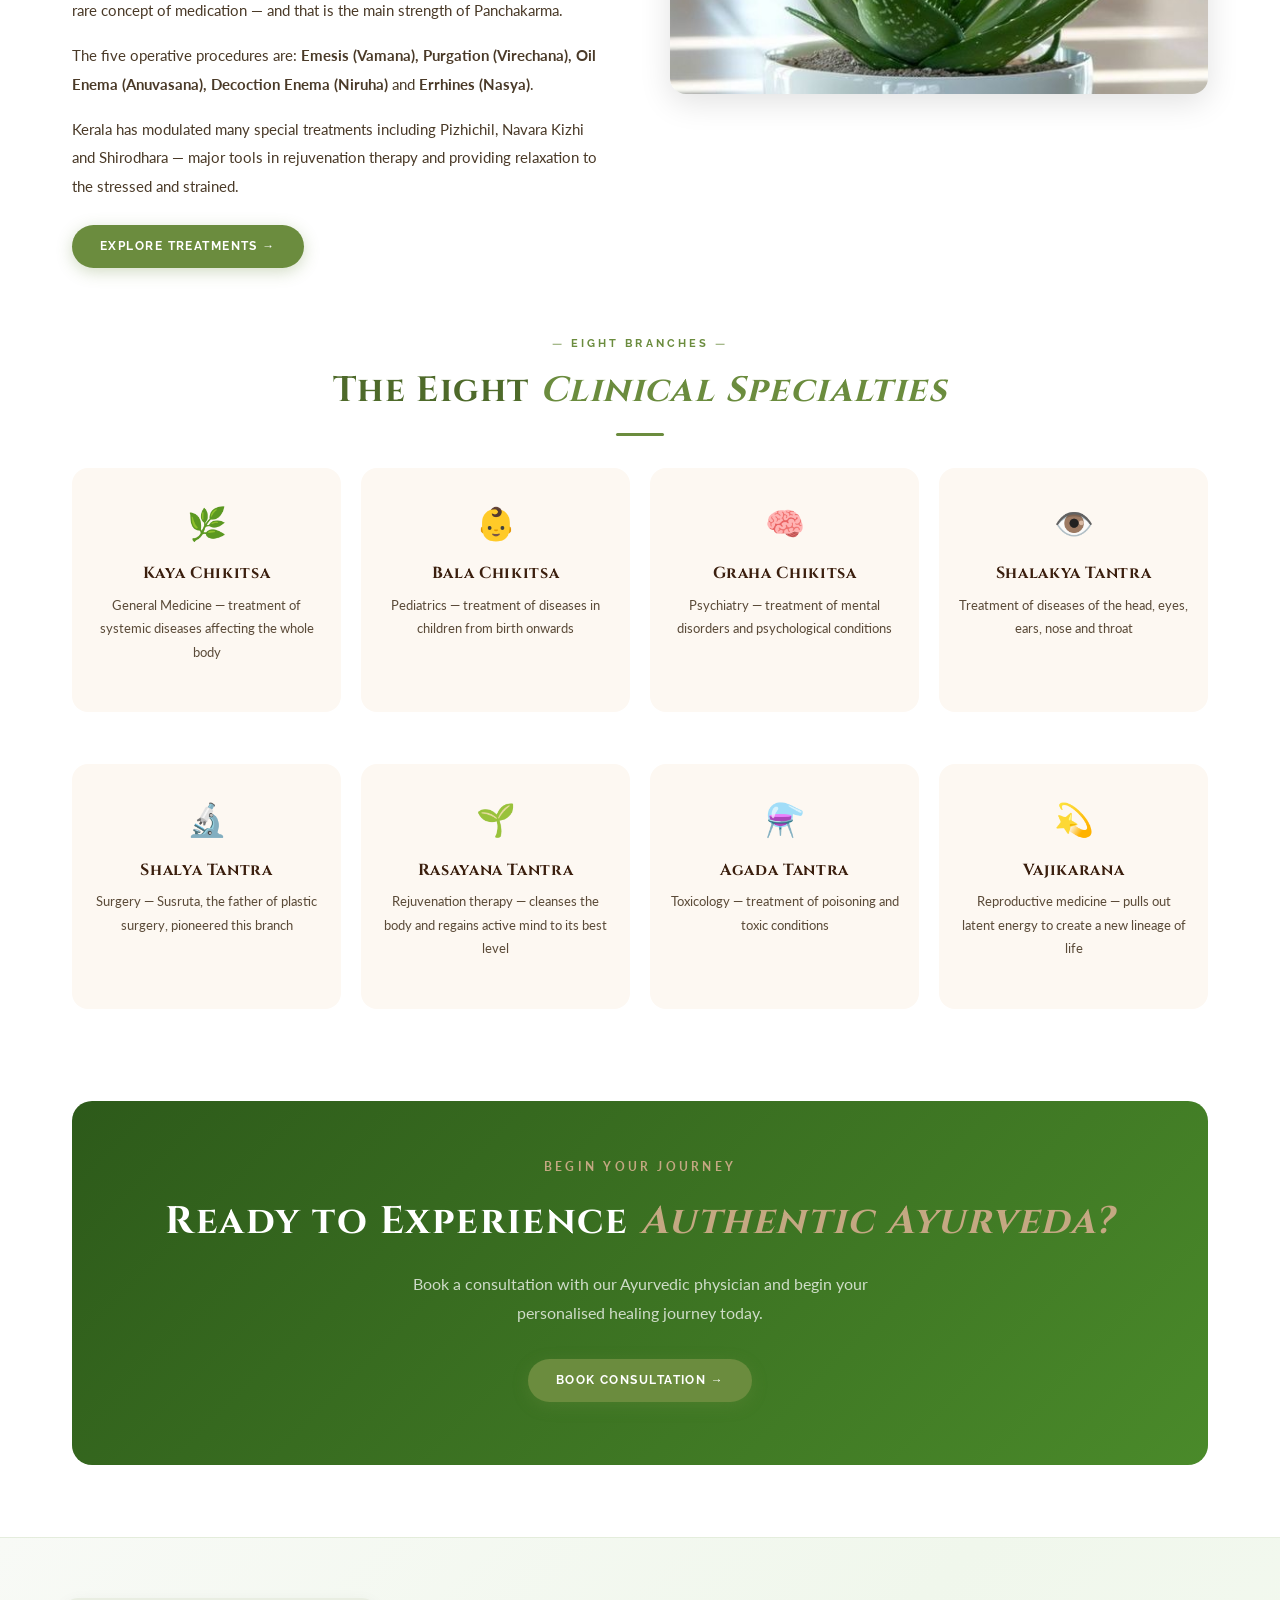
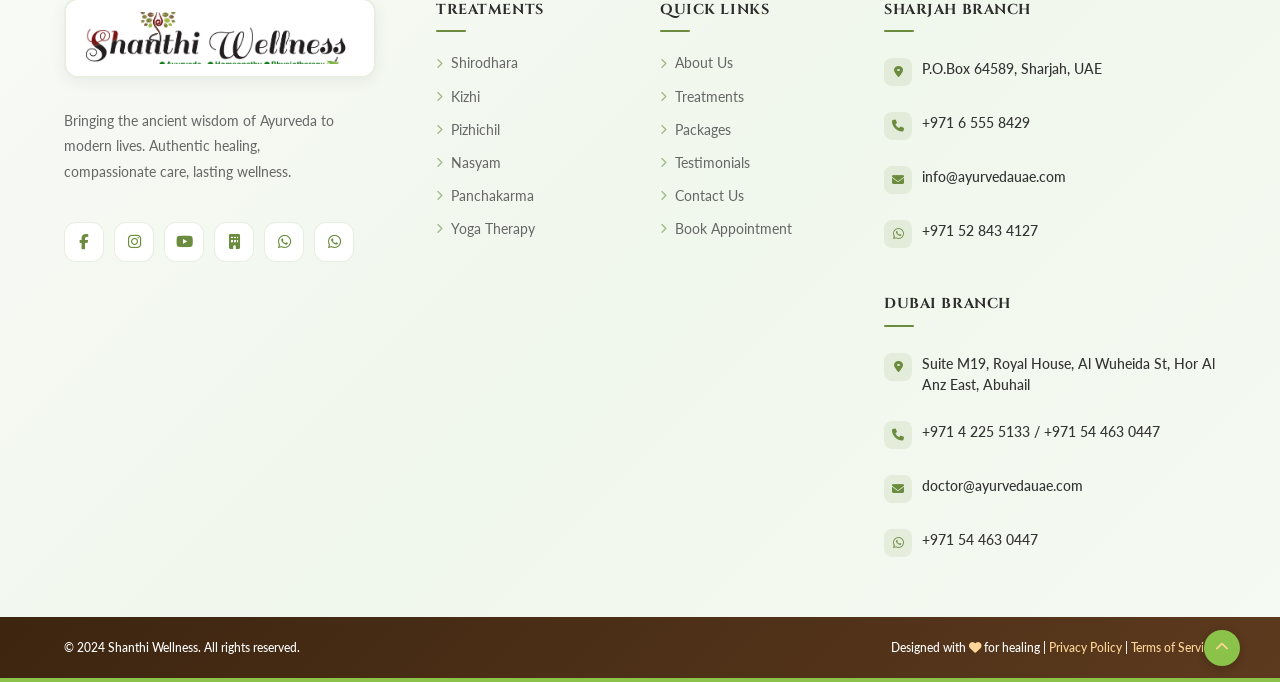
<file: ayurveda.html>
﻿<!DOCTYPE html>
<html lang="en">
<head>
  <meta charset="UTF-8"/><meta name="viewport" content="width=device-width,initial-scale=1.0"/>
  <title>Ayurveda — Shanthi Wellness</title>
  <link rel="preconnect" href="https://fonts.googleapis.com"/>
  <link rel="preconnect" href="https://fonts.gstatic.com" crossorigin/>
  <link href="https://fonts.googleapis.com/css2?family=Cinzel:wght@400;600;700&family=Raleway:wght@300;400;500;600;700&family=Lato:ital,wght@0,300;0,400;0,700;1,300&display=swap" rel="stylesheet"/>
  <link rel="stylesheet" href="https://cdnjs.cloudflare.com/ajax/libs/font-awesome/6.4.0/css/all.min.css"/>
  <link rel="stylesheet" href="styles.css"/>
  <link rel="stylesheet" href="page-styles.css"/>
  <link rel="stylesheet" href="responsive.css"/>
</head>
<body>

<style>
body{background:#ffffff !important;background-image:none !important;background-attachment:scroll !important;color:#333333 !important;}
.page-content{background:#ffffff !important;}
.top-bar{background:linear-gradient(135deg,#f8faf6,#ffffff);padding:10px 0;text-align:center;border-bottom:1px solid rgba(107,140,62,0.1);position:relative;z-index:1002;}
.top-bar .container{display:flex;flex-direction:column;align-items:center;gap:8px;max-width:1200px;margin:0 auto;padding:0 24px;}
.top-bar-call{font-family:'Raleway',sans-serif;font-size:0.85rem;color:#666;font-weight:500;}
.top-bar-call a{color:#6B8C3E;text-decoration:none;font-weight:700;}
.top-bar-btn{display:inline-block;padding:12px 40px;background:linear-gradient(135deg,#8bc34a,#6B8C3E);color:#fff;border-radius:50px;font-family:'Raleway',sans-serif;font-weight:700;font-size:0.85rem;letter-spacing:0.1em;text-transform:uppercase;text-decoration:none;box-shadow:0 4px 16px rgba(107,140,62,0.25);transition:all 0.3s;}
.top-bar-btn:hover{transform:translateY(-2px);box-shadow:0 6px 24px rgba(107,140,62,0.35);}
.navbar{position:sticky;top:0;left:0;right:0;z-index:1001;background:rgba(255,255,255,0.98);backdrop-filter:blur(12px);-webkit-backdrop-filter:blur(12px);box-shadow:0 1px 0 rgba(0,0,0,0.04);transition:all 0.4s ease;border-bottom:3px solid #6B8C3E;}
.navbar.scrolled{box-shadow:0 4px 30px rgba(0,0,0,0.08);background:#fff;}
.nav-inner{display:flex;align-items:center;justify-content:space-between;max-width:1280px;margin:0 auto;padding:12px 40px;}
.nav-logo{display:flex;align-items:center;text-decoration:none;}
.nav-logo img{height:auto;width:clamp(180px,30vw,300px);object-fit:contain;display:block;}
.nav-right{display:flex;align-items:center;gap:12px;font-family:'Raleway',sans-serif;font-size:1rem;font-weight:600;color:#2c2c2c;}
.nav-hamburger{display:flex;flex-direction:column;justify-content:center;gap:5px;width:44px;height:44px;border-radius:10px;border:none;background:transparent;cursor:pointer;padding:10px;}
.nav-hamburger span{display:block;width:100%;height:2px;background:#2c2c2c;border-radius:2px;transition:all 0.35s;}
.nav-hamburger.open span:nth-child(1){transform:translateY(7px) rotate(45deg);}
.nav-hamburger.open span:nth-child(2){opacity:0;}
.nav-hamburger.open span:nth-child(3){transform:translateY(-7px) rotate(-45deg);}
.mobile-menu{position:fixed;inset:0;z-index:1100;display:flex;flex-direction:column;background:#ffffff;opacity:0;pointer-events:none;transform:translateX(100%);transition:opacity 0.3s ease,transform 0.3s ease;}
.mobile-menu.open{opacity:1;pointer-events:all;transform:translateX(0);}
.mobile-menu-head{display:flex;align-items:center;justify-content:space-between;padding:20px 24px;border-bottom:1px solid rgba(0,0,0,0.06);}
.mobile-menu-head img{height:52px;width:auto;}
.mobile-menu-close{width:44px;height:44px;border-radius:50%;background:rgba(0,0,0,0.04);border:1px solid rgba(0,0,0,0.1);color:#2c2c2c;font-size:1.1rem;display:flex;align-items:center;justify-content:center;cursor:pointer;}
.mobile-menu-links{flex:1;display:flex;flex-direction:column;justify-content:flex-start;padding:16px 20px;gap:0;overflow-y:auto;}
.mobile-nav-link{display:flex;align-items:center;gap:14px;padding:12px 8px;font-family:'Cinzel',serif;font-size:0.9rem;font-weight:600;color:#333;text-decoration:none;border-bottom:1px solid rgba(0,0,0,0.06);}
.mobile-nav-link i{width:24px;height:24px;border-radius:6px;background:rgba(107,140,62,0.1);display:flex;align-items:center;justify-content:center;font-size:0.7rem;color:#6B8C3E;}
.mobile-menu-footer{padding:16px 20px;border-top:1px solid rgba(0,0,0,0.06);}
.mobile-menu-cta{display:block;text-align:center;background:#6B8C3E;color:#fff;padding:14px;border-radius:50px;font-family:'Raleway',sans-serif;font-weight:700;font-size:0.85rem;letter-spacing:0.1em;text-transform:uppercase;text-decoration:none;}
@media(max-width:900px){.nav-inner{padding:10px 24px;}.nav-logo img{width:clamp(160px,28vw,220px);}}
@media(max-width:560px){.nav-logo img{width:clamp(140px,40vw,200px);}.mobile-nav-link{font-size:0.85rem;padding:11px 6px;}.mobile-menu-links{padding:12px 16px;}}
</style>

<div class="top-bar">
  <div class="container">
    <div class="top-bar-call">Call : <a href="tel:+97165558429">+971 6 555 8429</a>, <a href="tel:+97142255133">+971 4 225 5133</a></div>
    <a href="index.html#appointment" class="top-bar-btn">Appointment</a>
  </div>
</div>

<nav class="navbar" id="navbar">
  <div class="nav-inner">
    <a href="index.html" class="nav-logo">
      <img src="logo.png" alt="Shanthi Wellness"/>
    </a>
    <div class="nav-right">
      <span>Menu</span>
      <button class="nav-hamburger" id="navHamburger" aria-label="Open menu">
        <span></span><span></span><span></span>
      </button>
    </div>
  </div>
</nav>
<div class="mobile-menu" id="mobileMenu">
  <div class="mobile-menu-head">
    <img src="logo.png" alt="Shanthi Wellness"/>
    <button class="mobile-menu-close" id="mobileMenuClose" aria-label="Close"><i class="fas fa-times"></i></button>
  </div>
  <nav class="mobile-menu-links">
    <a href="index.html" class="mobile-nav-link"><i class="fas fa-home"></i>Home</a>
    <a href="about.html" class="mobile-nav-link"><i class="fas fa-leaf"></i>About Us</a>
    <a href="ayurveda.html" class="mobile-nav-link"><i class="fas fa-mortar-pestle"></i>Ayurveda</a>
    <a href="physiotherapy.html" class="mobile-nav-link"><i class="fas fa-hand-holding-medical"></i>Physiotherapy</a>
    <a href="treatments.html" class="mobile-nav-link"><i class="fas fa-spa"></i>Treatments</a>
    <a href="packages.html" class="mobile-nav-link"><i class="fas fa-box-open"></i>Our Packages</a>
    <a href="testimonials.html" class="mobile-nav-link"><i class="fas fa-quote-left"></i>Testimonials</a>
    <a href="index.html#appointment" class="mobile-nav-link"><i class="fas fa-calendar-check"></i>Make an Appointment</a>
    <a href="faqs.html" class="mobile-nav-link"><i class="fas fa-question-circle"></i>FAQs</a>
    <a href="contact.html" class="mobile-nav-link"><i class="fas fa-envelope"></i>Contact Us</a>
  </nav>
  <div class="mobile-menu-footer">
    <a href="index.html#appointment" class="mobile-menu-cta">Book Your Appointment</a>
  </div>
</div>

<script>
(function(){
  var hamburger = document.getElementById('navHamburger');
  var mobileMenu = document.getElementById('mobileMenu');
  var closeBtn = document.getElementById('mobileMenuClose');
  function openMenu(){ mobileMenu.classList.add('open'); hamburger.classList.add('open'); document.body.style.overflow='hidden'; }
  function closeMenu(){ mobileMenu.classList.remove('open'); hamburger.classList.remove('open'); document.body.style.overflow=''; }
  hamburger.addEventListener('click', openMenu);
  closeBtn.addEventListener('click', closeMenu);
  document.querySelectorAll('.mobile-nav-link,.mobile-menu-cta').forEach(function(a){ a.addEventListener('click', closeMenu); });
})();
</script>

<!-- PAGE BANNER -->
<style>
.page-banner{position:relative !important;width:100% !important;overflow:hidden !important;padding:0 !important;background:#6B8C3E !important;display:block !important;visibility:visible !important;opacity:1 !important;min-height:100px !important;}
.page-banner-inner{padding:50px 32px !important;text-align:center !important;background:#6B8C3E !important;}
.page-banner-content h1{font-family:'Cinzel',serif !important;font-size:clamp(1.5rem,4vw,2.4rem) !important;color:#fff !important;margin-bottom:8px !important;letter-spacing:0.04em !important;}
.page-banner-breadcrumb{font-family:'Raleway',sans-serif;font-size:0.8rem;color:rgba(255,255,255,0.75);}
.page-banner-breadcrumb a{color:rgba(255,255,255,0.9);text-decoration:none;}
.page-banner-breadcrumb a:hover{color:#fff;}
@media(max-width:768px){.page-banner-inner{padding:35px 16px;}.page-banner-content h1{font-size:clamp(1.2rem,4vw,1.8rem);}}
</style>

<section class="page-banner">
  <div class="page-banner-inner">
    <div class="page-banner-content">
      <h1>Ayurveda</h1>
      <div class="page-banner-breadcrumb"><a href="index.html">Home</a> › Ayurveda</div>
    </div>
  </div>
</section>

<!-- MAIN CONTENT -->
<div class="page-content">

  <div class="intro-block">
    Ayurveda is the eternal Vedic science of life — the traditional natural healing system of India. Today, Ayurveda is at the forefront of mind-body medicine. Its basic principles are believed to have been remembered by Brahma, the Creator himself, and handed down through the great seers. Ayurveda literally means <strong>knowledge of life</strong> — a science that attempts to set out good and bad practices of life, outlining the cause of happy and unhappy life, what is wholesome and unwholesome.
  </div>

  <!-- Two-col: image + text -->
  <div class="two-col" style="margin-bottom:60px">
    <img src="buddha.jpg" alt="Ayurvedic treatment"/>
    <div class="two-col-text">
      <p class="pg-section-eyebrow">Our Philosophy</p>
      <h2 class="pg-section-title">Healing Through <em>Balance</em></h2>
      <div class="gold-line left"></div>
      <p>Ayurvedic medicines are based on the principle that every individual has a unique constitution related to vital energies — translated in Ayurvedic nosology as <em>dosha</em> or humors. The equilibrium of these humors depends on a variety of factors.</p>
      <p>The objective of Ayurveda is to reestablish the equilibrium when we are ill and to maintain that equilibrium in order to keep us healthy. Ayurveda explores how to heal our minds on all levels — from the subconscious to super-conscious — along with the role of diet, exercise and many other methods to create wholeness.</p>
      <p>Ayurveda mainly comprises of eight clinical specialties: General Medicine, Pediatrics, Psychiatry, Treatment of Head & Neck, Surgery, Toxicology, Rejuvenation Therapy and Reproductive Medicine.</p>
    </div>
  </div>

  <!-- Panchakarma highlight -->
  <div class="two-col" style="margin-bottom:60px">
    <div class="two-col-text">
      <p class="pg-section-eyebrow">The Essence of Ayurveda</p>
      <h2 class="pg-section-title">Panchakarma — <em>Five-Fold Purification</em></h2>
      <div class="gold-line left"></div>
      <p>Panchakarma is the essence of Ayurvedic treatment. It became popular due to the magical results it can bring out even on otherwise incurable diseases. Purifying the body and regaining the normal rhythm through a healthy line of treatment is a rare concept of medication — and that is the main strength of Panchakarma.</p>
      <p>The five operative procedures are: <strong>Emesis (Vamana), Purgation (Virechana), Oil Enema (Anuvasana), Decoction Enema (Niruha)</strong> and <strong>Errhines (Nasya)</strong>.</p>
      <p>Kerala has modulated many special treatments including Pizhichil, Navara Kizhi and Shirodhara — major tools in rejuvenation therapy and providing relaxation to the stressed and strained.</p>
      <a href="treatments.html" class="btn-book" style="margin-top:8px">Explore Treatments →</a>
    </div>
    <img src="alovera.jpg" alt="Panchakarma treatment"/>
  </div>

  <!-- Eight Specialties -->
  <div style="margin-bottom:60px">
    <p class="pg-section-eyebrow" style="text-align:center">Eight Branches</p>
    <h2 class="pg-section-title" style="text-align:center">The Eight <em>Clinical Specialties</em></h2>
    <div class="gold-line"></div>
    <div style="display:grid;grid-template-columns:repeat(auto-fit,minmax(220px,1fr));gap:20px;margin-top:32px">
      <div class="condition-section" style="text-align:center;padding:28px 20px">
        <div style="font-size:2rem;margin-bottom:10px">🌿</div>
        <h3 style="font-size:1rem;margin-bottom:6px">Kaya Chikitsa</h3>
        <p style="font-size:0.82rem;color:#5a4a38">General Medicine — treatment of systemic diseases affecting the whole body</p>
      </div>
      <div class="condition-section" style="text-align:center;padding:28px 20px">
        <div style="font-size:2rem;margin-bottom:10px">👶</div>
        <h3 style="font-size:1rem;margin-bottom:6px">Bala Chikitsa</h3>
        <p style="font-size:0.82rem;color:#5a4a38">Pediatrics — treatment of diseases in children from birth onwards</p>
      </div>
      <div class="condition-section" style="text-align:center;padding:28px 20px">
        <div style="font-size:2rem;margin-bottom:10px">🧠</div>
        <h3 style="font-size:1rem;margin-bottom:6px">Graha Chikitsa</h3>
        <p style="font-size:0.82rem;color:#5a4a38">Psychiatry — treatment of mental disorders and psychological conditions</p>
      </div>
      <div class="condition-section" style="text-align:center;padding:28px 20px">
        <div style="font-size:2rem;margin-bottom:10px">👁️</div>
        <h3 style="font-size:1rem;margin-bottom:6px">Shalakya Tantra</h3>
        <p style="font-size:0.82rem;color:#5a4a38">Treatment of diseases of the head, eyes, ears, nose and throat</p>
      </div>
      <div class="condition-section" style="text-align:center;padding:28px 20px">
        <div style="font-size:2rem;margin-bottom:10px">🔬</div>
        <h3 style="font-size:1rem;margin-bottom:6px">Shalya Tantra</h3>
        <p style="font-size:0.82rem;color:#5a4a38">Surgery — Susruta, the father of plastic surgery, pioneered this branch</p>
      </div>
      <div class="condition-section" style="text-align:center;padding:28px 20px">
        <div style="font-size:2rem;margin-bottom:10px">🌱</div>
        <h3 style="font-size:1rem;margin-bottom:6px">Rasayana Tantra</h3>
        <p style="font-size:0.82rem;color:#5a4a38">Rejuvenation therapy — cleanses the body and regains active mind to its best level</p>
      </div>
      <div class="condition-section" style="text-align:center;padding:28px 20px">
        <div style="font-size:2rem;margin-bottom:10px">⚗️</div>
        <h3 style="font-size:1rem;margin-bottom:6px">Agada Tantra</h3>
        <p style="font-size:0.82rem;color:#5a4a38">Toxicology — treatment of poisoning and toxic conditions</p>
      </div>
      <div class="condition-section" style="text-align:center;padding:28px 20px">
        <div style="font-size:2rem;margin-bottom:10px">💫</div>
        <h3 style="font-size:1rem;margin-bottom:6px">Vajikarana</h3>
        <p style="font-size:0.82rem;color:#5a4a38">Reproductive medicine — pulls out latent energy to create a new lineage of life</p>
      </div>
    </div>
  </div>

  <!-- CTA -->
  <div style="background:linear-gradient(135deg,#3b1f0e,#5a2d12);border-radius:20px;padding:56px 40px;text-align:center;color:#fff">
    <p style="font-size:0.72rem;font-weight:700;letter-spacing:0.28em;text-transform:uppercase;color:#C4A882;margin-bottom:12px">Begin Your Journey</p>
    <h2 style="font-family:'Cormorant Garamond',serif;font-size:clamp(1.6rem,3vw,2.4rem);font-weight:700;margin-bottom:16px">Ready to Experience <em style="color:#C4A882">Authentic Ayurveda?</em></h2>
    <p style="color:rgba(255,255,255,0.75);max-width:520px;margin:0 auto 32px;line-height:1.8">Book a consultation with our Ayurvedic physician and begin your personalised healing journey today.</p>
    <a href="index.html#appointment" class="btn-book" style="font-size:0.95rem;padding:14px 36px">Book Consultation →</a>
  </div>

</div>

<style>
.footer{background:#fff !important;padding:0 !important;color:#333 !important;border-top:none !important;}
.footer::before{display:none !important;content:none !important;}
.footer::after{display:none !important;content:none !important;}
.footer-main{position:relative !important;z-index:auto !important;padding:60px 0 40px !important;background:linear-gradient(135deg,#f8faf6 0%,#f0f7ec 50%,#f5faf2 100%) !important;border-top:1px solid rgba(107,140,62,0.1) !important;}
.footer-locations{padding:60px 0 40px;border-bottom:1px solid rgba(0,0,0,0.08)}
.footer-grid{display:grid !important;grid-template-columns:1.8fr 1fr 1fr 1.8fr !important;gap:40px !important;}
.footer-brand{padding-right:20px}
.footer-brand img{height:80px;margin-bottom:16px;background:#fff;padding:12px 20px;border-radius:14px;border:2px solid rgba(107,140,62,0.15);box-shadow:0 4px 16px rgba(0,0,0,0.06);}
.footer-brand p{font-family:'Raleway',sans-serif;font-size:0.88rem;line-height:1.8;color:#666 !important;margin-bottom:24px;max-width:280px}
.footer-social{display:flex;gap:10px}
.footer-social a{width:40px;height:40px;border-radius:12px;background:#fff !important;border:1px solid rgba(107,140,62,0.15) !important;display:flex;align-items:center;justify-content:center;color:#6B8C3E !important;font-size:0.95rem;transition:all 0.3s;text-decoration:none;}
.footer-social a:hover{background:#6B8C3E !important;color:#fff !important;border-color:#6B8C3E !important;transform:translateY(-3px);}
.footer-col h4{font-family:'Cinzel',serif;font-size:0.9rem;color:#2c2c2c !important;margin-bottom:20px;letter-spacing:0.08em;font-weight:700;text-transform:uppercase;position:relative;padding-bottom:10px;border-bottom:none !important;}
.footer-col h4::after{content:'';position:absolute;bottom:0;left:0;width:30px;height:2px;background:#6B8C3E;border-radius:2px}
.footer-col ul{list-style:none;padding:0;margin:0;}
.footer-col ul li{margin-bottom:10px}
.footer-col ul li a{font-family:'Raleway',sans-serif;font-size:0.85rem;color:#666 !important;text-decoration:none;transition:all 0.3s;display:flex;align-items:center;gap:8px}
.footer-col ul li a:hover{color:#6B8C3E !important;transform:translateX(4px)}
.footer-col ul li a i{font-size:0.65rem;color:#6B8C3E;opacity:0.6}
.footer-contact-item{display:flex;align-items:flex-start;gap:10px;margin-bottom:14px;padding:6px 0}
.footer-contact-item i{width:28px;height:28px;border-radius:8px;background:rgba(107,140,62,0.1) !important;display:flex;align-items:center;justify-content:center;color:#6B8C3E !important;font-size:0.75rem;flex-shrink:0;}
.footer-contact-item span{font-family:'Raleway',sans-serif;font-size:0.88rem;color:#333 !important;line-height:1.5;font-weight:500}
.footer-bottom{padding:20px 0 !important;background:linear-gradient(135deg,#3d2510,#5c3a1e) !important;border-bottom:4px solid #8bc34a !important;border-top:none !important;width:100%;}
.footer-bottom p{font-family:'Raleway',sans-serif;font-size:0.82rem;color:#fff !important;font-weight:500}
.footer-bottom a{color:#ffd699 !important;transition:color 0.3s;text-decoration:none;}
.footer-bottom a:hover{color:#fff !important}
.footer-top-arrow{position:absolute;right:0;top:50%;transform:translateY(-50%);width:36px;height:36px;border-radius:50%;background:#8bc34a !important;color:#fff !important;display:flex;align-items:center;justify-content:center;font-size:0.85rem;text-decoration:none;transition:all 0.3s;box-shadow:0 2px 10px rgba(0,0,0,0.2);}
.footer-top-arrow:hover{background:#6B8C3E !important;transform:translateY(-50%) translateY(-3px);}
@media(max-width:768px){.footer-grid{grid-template-columns:1fr !important;gap:32px !important;}.maps-grid{grid-template-columns:1fr;}}
</style>

<footer class="footer">
  <div class="footer-main">
    <div style="max-width:1200px;margin:0 auto;padding:0 24px;">
      <div class="footer-grid">
        <div class="footer-brand">
          <img src="logo.png" alt="Shanthi Wellness">
          <p>Bringing the ancient wisdom of Ayurveda to modern lives. Authentic healing, compassionate care, lasting wellness.</p>
          <div class="footer-social">
            <a href="#" aria-label="Facebook"><i class="fab fa-facebook-f"></i></a>
            <a href="#" aria-label="Instagram"><i class="fab fa-instagram"></i></a>
            <a href="#" aria-label="YouTube"><i class="fab fa-youtube"></i></a>
            <a href="https://www.vayalarikam.com/" target="_blank" aria-label="Our Branch"><i class="fas fa-building"></i></a>
            <a href="https://wa.me/971528434127" target="_blank" aria-label="WhatsApp Sharjah"><i class="fab fa-whatsapp"></i></a>
            <a href="https://wa.me/971544630447" target="_blank" aria-label="WhatsApp Dubai"><i class="fab fa-whatsapp"></i></a>
          </div>
        </div>
        <div class="footer-col">
          <h4>Treatments</h4>
          <ul>
            <li><a href="treatments.html"><i class="fas fa-chevron-right"></i> Shirodhara</a></li>
            <li><a href="treatments.html"><i class="fas fa-chevron-right"></i> Kizhi</a></li>
            <li><a href="treatments.html"><i class="fas fa-chevron-right"></i> Pizhichil</a></li>
            <li><a href="treatments.html"><i class="fas fa-chevron-right"></i> Nasyam</a></li>
            <li><a href="treatments.html"><i class="fas fa-chevron-right"></i> Panchakarma</a></li>
            <li><a href="treatments.html"><i class="fas fa-chevron-right"></i> Yoga Therapy</a></li>
          </ul>
        </div>
        <div class="footer-col">
          <h4>Quick Links</h4>
          <ul>
            <li><a href="about.html"><i class="fas fa-chevron-right"></i> About Us</a></li>
            <li><a href="treatments.html"><i class="fas fa-chevron-right"></i> Treatments</a></li>
            <li><a href="packages.html"><i class="fas fa-chevron-right"></i> Packages</a></li>
            <li><a href="testimonials.html"><i class="fas fa-chevron-right"></i> Testimonials</a></li>
            <li><a href="contact.html"><i class="fas fa-chevron-right"></i> Contact Us</a></li>
            <li><a href="index.html#appointment"><i class="fas fa-chevron-right"></i> Book Appointment</a></li>
          </ul>
        </div>
        <div class="footer-col">
          <h4>Sharjah Branch</h4>
          <div class="footer-contact-item"><i class="fas fa-map-marker-alt"></i><span>P.O.Box 64589, Sharjah, UAE</span></div>
          <div class="footer-contact-item"><i class="fas fa-phone"></i><span>+971 6 555 8429</span></div>
          <div class="footer-contact-item"><i class="fas fa-envelope"></i><span>info@ayurvedauae.com</span></div>
          <div class="footer-contact-item"><i class="fab fa-whatsapp"></i><span>+971 52 843 4127</span></div>
          <h4 style="margin-top:24px;">Dubai Branch</h4>
          <div class="footer-contact-item"><i class="fas fa-map-marker-alt"></i><span>Suite M19, Royal House, Al Wuheida St, Hor Al Anz East, Abuhail</span></div>
          <div class="footer-contact-item"><i class="fas fa-phone"></i><span>+971 4 225 5133 / +971 54 463 0447</span></div>
          <div class="footer-contact-item"><i class="fas fa-envelope"></i><span>doctor@ayurvedauae.com</span></div>
          <div class="footer-contact-item"><i class="fab fa-whatsapp"></i><span>+971 54 463 0447</span></div>
        </div>
      </div>
    </div>
  </div>
  <div class="footer-bottom">
    <div style="max-width:1200px;margin:0 auto;padding:0 24px;display:flex;align-items:center;justify-content:space-between;flex-wrap:wrap;gap:12px;position:relative;">
      <p>&copy; 2024 Shanthi Wellness. All rights reserved.</p>
      <p>Designed with <i class="fas fa-heart" style="color:#ffd699"></i> for healing | <a href="#">Privacy Policy</a> | <a href="#">Terms of Service</a></p>
      <a href="#" class="footer-top-arrow" aria-label="Back to top" onclick="window.scrollTo({top:0,behavior:'smooth'});return false;"><i class="fas fa-chevron-up"></i></a>
    </div>
  </div>
</footer>

<script src="script.js"></script>
</body>
</html>
</file>
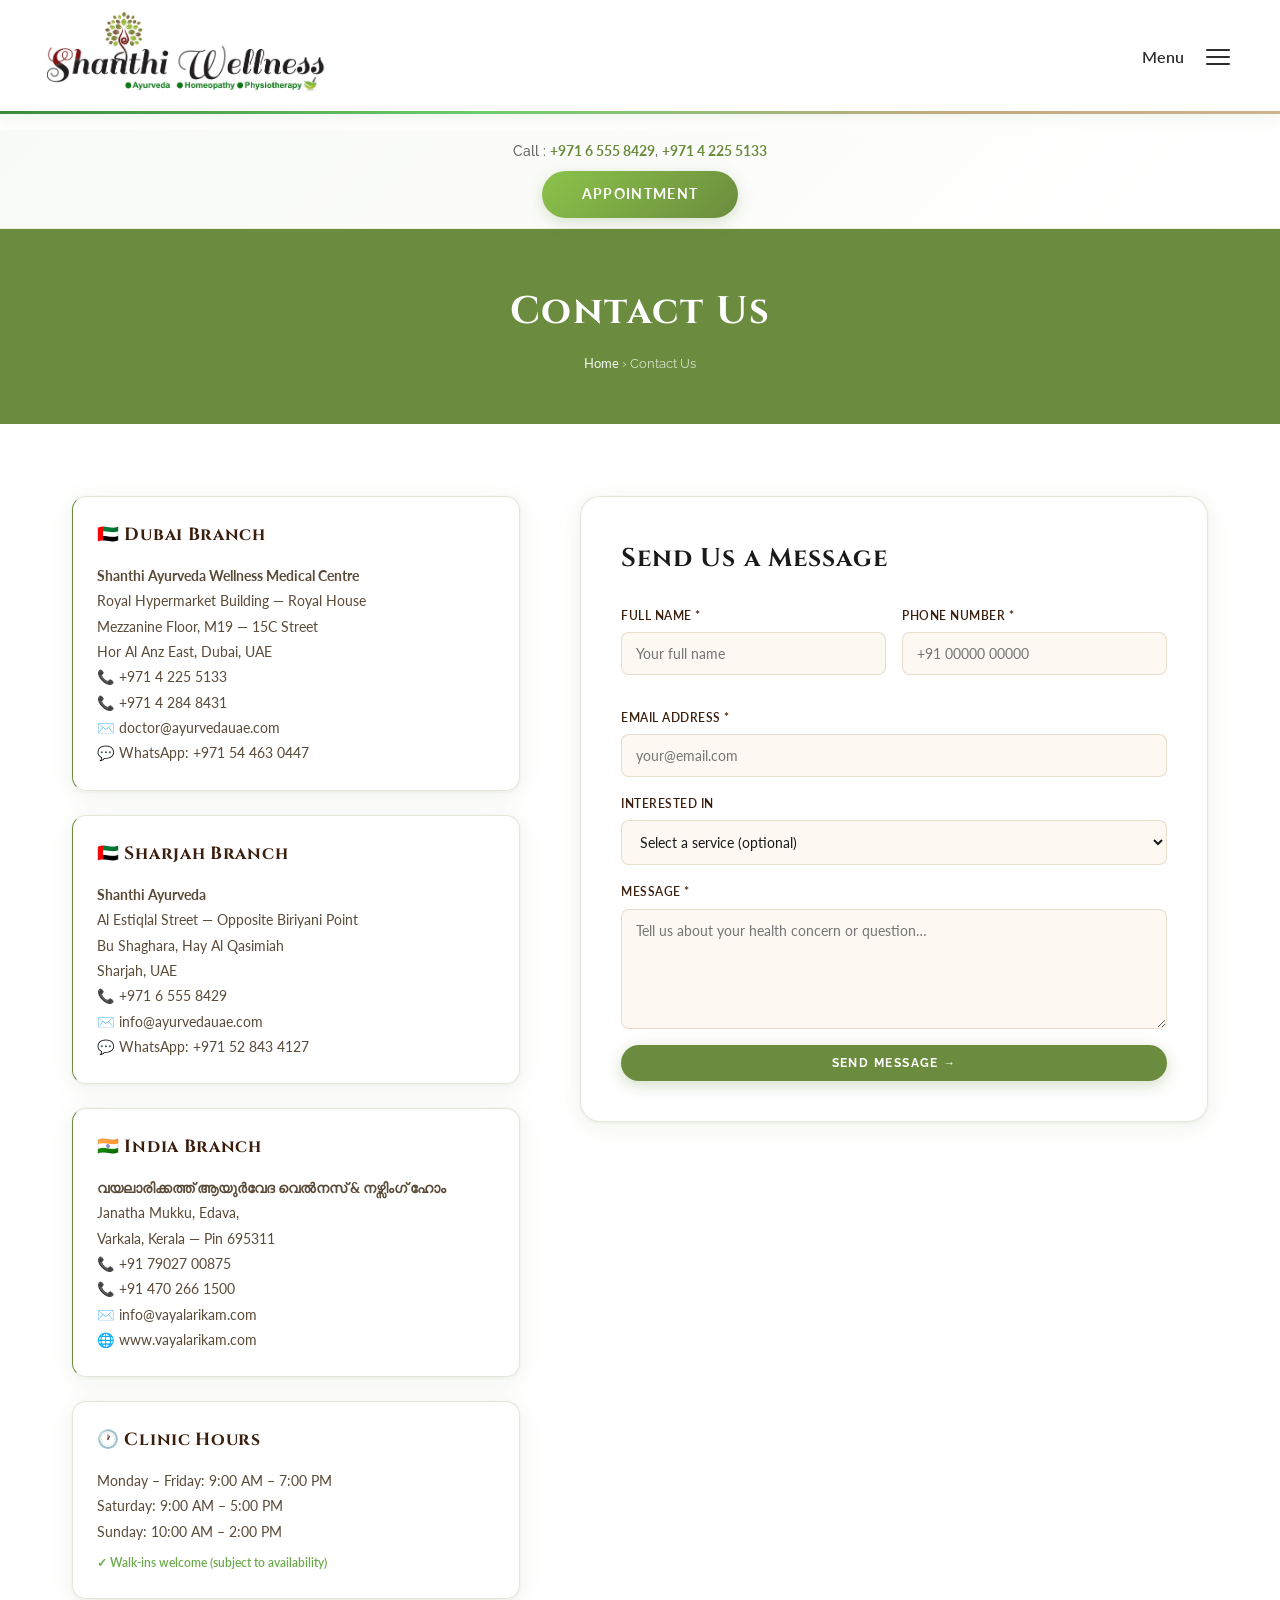
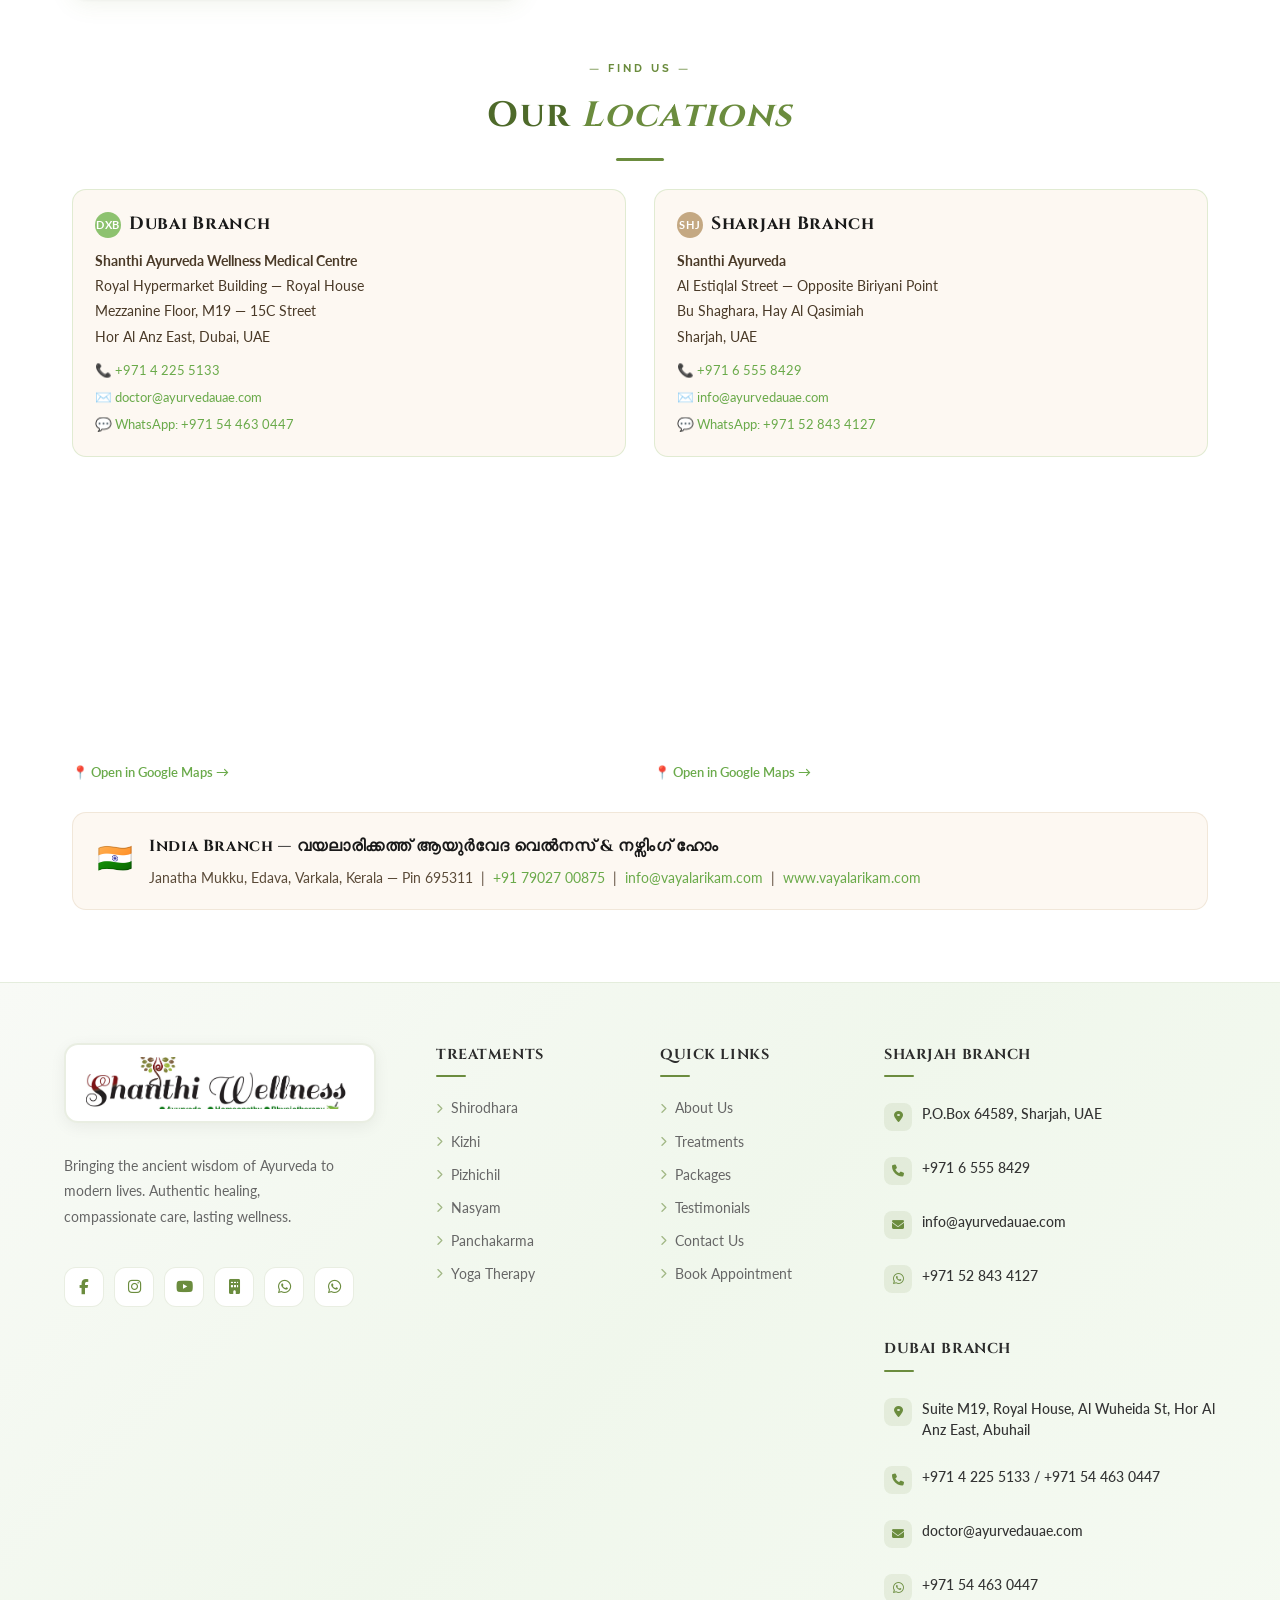
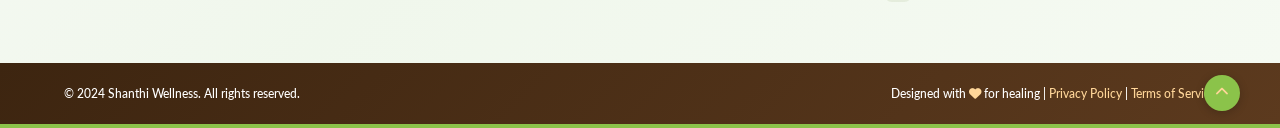
<file: contact.html>
﻿<!DOCTYPE html>
<html lang="en">
<head>
  <meta charset="UTF-8"/><meta name="viewport" content="width=device-width,initial-scale=1.0"/>
  <title>Contact Us — Shanthi Wellness</title>
  <link rel="preconnect" href="https://fonts.googleapis.com"/>
  <link rel="preconnect" href="https://fonts.gstatic.com" crossorigin/>
  <link href="https://fonts.googleapis.com/css2?family=Cinzel:wght@400;600;700&family=Raleway:wght@300;400;500;600;700&family=Lato:ital,wght@0,300;0,400;0,700;1,300&display=swap" rel="stylesheet"/>
  <link rel="stylesheet" href="https://cdnjs.cloudflare.com/ajax/libs/font-awesome/6.4.0/css/all.min.css"/>
  <link rel="stylesheet" href="styles.css"/>
  <link rel="stylesheet" href="page-styles.css"/>
  <style>
body{background:#ffffff !important;background-image:none !important;background-attachment:scroll !important;color:#333333 !important;}
.page-content{background:#ffffff !important;}
    .map-embed{width:100%;height:320px;border:0;border-radius:12px;margin-top:32px;filter:grayscale(20%)}
  </style>
  <link rel="stylesheet" href="responsive.css"/>
</head>
<body>

<style>
.top-bar{background:linear-gradient(135deg,#f8faf6,#ffffff);padding:10px 0;text-align:center;border-bottom:1px solid rgba(107,140,62,0.1);position:relative;z-index:1002;}
.top-bar .container{display:flex;flex-direction:column;align-items:center;gap:8px;max-width:1200px;margin:0 auto;padding:0 24px;}
.top-bar-call{font-family:'Raleway',sans-serif;font-size:0.85rem;color:#666;font-weight:500;}
.top-bar-call a{color:#6B8C3E;text-decoration:none;font-weight:700;}
.top-bar-btn{display:inline-block;padding:12px 40px;background:linear-gradient(135deg,#8bc34a,#6B8C3E);color:#fff;border-radius:50px;font-family:'Raleway',sans-serif;font-weight:700;font-size:0.85rem;letter-spacing:0.1em;text-transform:uppercase;text-decoration:none;box-shadow:0 4px 16px rgba(107,140,62,0.25);transition:all 0.3s;}
.top-bar-btn:hover{transform:translateY(-2px);box-shadow:0 6px 24px rgba(107,140,62,0.35);}
.navbar{position:sticky;top:0;left:0;right:0;z-index:1001;background:rgba(255,255,255,0.98);backdrop-filter:blur(12px);-webkit-backdrop-filter:blur(12px);box-shadow:0 1px 0 rgba(0,0,0,0.04);transition:all 0.4s ease;border-bottom:3px solid #6B8C3E;}
.navbar.scrolled{box-shadow:0 4px 30px rgba(0,0,0,0.08);background:#fff;}
.nav-inner{display:flex;align-items:center;justify-content:space-between;max-width:1280px;margin:0 auto;padding:12px 40px;}
.nav-logo{display:flex;align-items:center;text-decoration:none;}
.nav-logo img{height:auto;width:clamp(180px,30vw,300px);object-fit:contain;display:block;}
.nav-right{display:flex;align-items:center;gap:12px;font-family:'Raleway',sans-serif;font-size:1rem;font-weight:600;color:#2c2c2c;}
.nav-hamburger{display:flex;flex-direction:column;justify-content:center;gap:5px;width:44px;height:44px;border-radius:10px;border:none;background:transparent;cursor:pointer;padding:10px;}
.nav-hamburger span{display:block;width:100%;height:2px;background:#2c2c2c;border-radius:2px;transition:all 0.35s;}
.nav-hamburger.open span:nth-child(1){transform:translateY(7px) rotate(45deg);}
.nav-hamburger.open span:nth-child(2){opacity:0;}
.nav-hamburger.open span:nth-child(3){transform:translateY(-7px) rotate(-45deg);}
.mobile-menu{position:fixed;inset:0;z-index:1100;display:flex;flex-direction:column;background:#ffffff;opacity:0;pointer-events:none;transform:translateX(100%);transition:opacity 0.3s ease,transform 0.3s ease;}
.mobile-menu.open{opacity:1;pointer-events:all;transform:translateX(0);}
.mobile-menu-head{display:flex;align-items:center;justify-content:space-between;padding:20px 24px;border-bottom:1px solid rgba(0,0,0,0.06);}
.mobile-menu-head img{height:52px;width:auto;}
.mobile-menu-close{width:44px;height:44px;border-radius:50%;background:rgba(0,0,0,0.04);border:1px solid rgba(0,0,0,0.1);color:#2c2c2c;font-size:1.1rem;display:flex;align-items:center;justify-content:center;cursor:pointer;}
.mobile-menu-links{flex:1;display:flex;flex-direction:column;justify-content:flex-start;padding:16px 20px;gap:0;overflow-y:auto;}
.mobile-nav-link{display:flex;align-items:center;gap:14px;padding:12px 8px;font-family:'Cinzel',serif;font-size:0.9rem;font-weight:600;color:#333;text-decoration:none;border-bottom:1px solid rgba(0,0,0,0.06);}
.mobile-nav-link i{width:24px;height:24px;border-radius:6px;background:rgba(107,140,62,0.1);display:flex;align-items:center;justify-content:center;font-size:0.7rem;color:#6B8C3E;}
.mobile-menu-footer{padding:16px 20px;border-top:1px solid rgba(0,0,0,0.06);}
.mobile-menu-cta{display:block;text-align:center;background:#6B8C3E;color:#fff;padding:14px;border-radius:50px;font-family:'Raleway',sans-serif;font-weight:700;font-size:0.85rem;letter-spacing:0.1em;text-transform:uppercase;text-decoration:none;}
@media(max-width:900px){.nav-inner{padding:10px 24px;}.nav-logo img{width:clamp(160px,28vw,220px);}}
@media(max-width:560px){.nav-logo img{width:clamp(140px,40vw,200px);}.mobile-nav-link{font-size:0.85rem;padding:11px 6px;}.mobile-menu-links{padding:12px 16px;}}
</style>

<div class="top-bar">
  <div class="container">
    <div class="top-bar-call">Call : <a href="tel:+97165558429">+971 6 555 8429</a>, <a href="tel:+97142255133">+971 4 225 5133</a></div>
    <a href="index.html#appointment" class="top-bar-btn">Appointment</a>
  </div>
</div>

<nav class="navbar" id="navbar">
  <div class="nav-inner">
    <a href="index.html" class="nav-logo">
      <img src="logo.png" alt="Shanthi Wellness"/>
    </a>
    <div class="nav-right">
      <span>Menu</span>
      <button class="nav-hamburger" id="navHamburger" aria-label="Open menu">
        <span></span><span></span><span></span>
      </button>
    </div>
  </div>
</nav>
<div class="mobile-menu" id="mobileMenu">
  <div class="mobile-menu-head">
    <img src="logo.png" alt="Shanthi Wellness"/>
    <button class="mobile-menu-close" id="mobileMenuClose" aria-label="Close"><i class="fas fa-times"></i></button>
  </div>
  <nav class="mobile-menu-links">
    <a href="index.html" class="mobile-nav-link"><i class="fas fa-home"></i>Home</a>
    <a href="about.html" class="mobile-nav-link"><i class="fas fa-leaf"></i>About Us</a>
    <a href="ayurveda.html" class="mobile-nav-link"><i class="fas fa-mortar-pestle"></i>Ayurveda</a>
    <a href="physiotherapy.html" class="mobile-nav-link"><i class="fas fa-hand-holding-medical"></i>Physiotherapy</a>
    <a href="treatments.html" class="mobile-nav-link"><i class="fas fa-spa"></i>Treatments</a>
    <a href="packages.html" class="mobile-nav-link"><i class="fas fa-box-open"></i>Our Packages</a>
    <a href="testimonials.html" class="mobile-nav-link"><i class="fas fa-quote-left"></i>Testimonials</a>
    <a href="index.html#appointment" class="mobile-nav-link"><i class="fas fa-calendar-check"></i>Make an Appointment</a>
    <a href="faqs.html" class="mobile-nav-link"><i class="fas fa-question-circle"></i>FAQs</a>
    <a href="contact.html" class="mobile-nav-link"><i class="fas fa-envelope"></i>Contact Us</a>
  </nav>
  <div class="mobile-menu-footer">
    <a href="index.html#appointment" class="mobile-menu-cta">Book Your Appointment</a>
  </div>
</div>

<script>
(function(){
  var hamburger = document.getElementById('navHamburger');
  var mobileMenu = document.getElementById('mobileMenu');
  var closeBtn = document.getElementById('mobileMenuClose');
  function openMenu(){ mobileMenu.classList.add('open'); hamburger.classList.add('open'); document.body.style.overflow='hidden'; }
  function closeMenu(){ mobileMenu.classList.remove('open'); hamburger.classList.remove('open'); document.body.style.overflow=''; }
  hamburger.addEventListener('click', openMenu);
  closeBtn.addEventListener('click', closeMenu);
  document.querySelectorAll('.mobile-nav-link,.mobile-menu-cta').forEach(function(a){ a.addEventListener('click', closeMenu); });
})();
</script>

<!-- PAGE BANNER -->
<style>
.page-banner{position:relative !important;width:100% !important;overflow:hidden !important;padding:0 !important;background:#6B8C3E !important;display:block !important;visibility:visible !important;opacity:1 !important;min-height:100px !important;}
.page-banner-inner{padding:50px 32px !important;text-align:center !important;background:#6B8C3E !important;}
.page-banner-content h1{font-family:'Cinzel',serif !important;font-size:clamp(1.5rem,4vw,2.4rem) !important;color:#fff !important;margin-bottom:8px !important;letter-spacing:0.04em !important;}
.page-banner-breadcrumb{font-family:'Raleway',sans-serif;font-size:0.8rem;color:rgba(255,255,255,0.75);}
.page-banner-breadcrumb a{color:rgba(255,255,255,0.9);text-decoration:none;}
.page-banner-breadcrumb a:hover{color:#fff;}
@media(max-width:768px){.page-banner-inner{padding:35px 16px;}.page-banner-content h1{font-size:clamp(1.2rem,4vw,1.8rem);}}
</style>

<section class="page-banner">
  <div class="page-banner-inner">
    <div class="page-banner-content">
      <h1>Contact Us</h1>
      <div class="page-banner-breadcrumb"><a href="index.html">Home</a> › Contact Us</div>
    </div>
  </div>
</section>

<div class="page-content">

  <div class="contact-grid-page">

    <!-- Left: Contact Info -->
    <div class="contact-info-block">

      <!-- Dubai Branch -->
      <div class="contact-info-card" style="border-left:4px solid #8dc26f">
        <h4>🇦🇪 Dubai Branch</h4>
        <p>
          <strong>Shanthi Ayurveda Wellness Medical Centre</strong><br/>
          Royal Hypermarket Building — Royal House<br/>
          Mezzanine Floor, M19 — 15C Street<br/>
          Hor Al Anz East, Dubai, UAE
        </p>
        <a href="tel:+97142255133">📞 +971 4 225 5133</a>
        <a href="tel:+97142848431">📞 +971 4 284 8431</a>
        <a href="mailto:doctor@ayurvedauae.com">✉️ doctor@ayurvedauae.com</a>
        <a href="https://wa.me/971544630447" target="_blank" rel="noopener">💬 WhatsApp: +971 54 463 0447</a>
      </div>

      <!-- Sharjah Branch -->
      <div class="contact-info-card" style="border-left:4px solid #8dc26f">
        <h4>🇦🇪 Sharjah Branch</h4>
        <p>
          <strong>Shanthi Ayurveda</strong><br/>
          Al Estiqlal Street — Opposite Biriyani Point<br/>
          Bu Shaghara, Hay Al Qasimiah<br/>
          Sharjah, UAE
        </p>
        <a href="tel:+97165558429">📞 +971 6 555 8429</a>
        <a href="mailto:info@ayurvedauae.com">✉️ info@ayurvedauae.com</a>
        <a href="https://wa.me/971528434127" target="_blank" rel="noopener">💬 WhatsApp: +971 52 843 4127</a>
      </div>

      <!-- India Branch -->
      <div class="contact-info-card" style="border-left:4px solid #C4A882">
        <h4>🇮🇳 India Branch</h4>
        <p>
          <strong>വയലാരിക്കത്ത് ആയുർവേദ വെൽനസ് &amp; നഴ്സിംഗ് ഹോം</strong><br/>
          Janatha Mukku, Edava,<br/>
          Varkala, Kerala — Pin 695311
        </p>
        <a href="tel:+917902700875">📞 +91 79027 00875</a>
        <a href="tel:+914702661500">📞 +91 470 266 1500</a>
        <a href="mailto:info@vayalarikam.com">✉️ info@vayalarikam.com</a>
        <a href="https://www.vayalarikam.com" target="_blank" rel="noopener">🌐 www.vayalarikam.com</a>
      </div>

      <!-- Hours -->
      <div class="contact-info-card">
        <h4>🕐 Clinic Hours</h4>
        <p>Monday – Friday: 9:00 AM – 7:00 PM</p>
        <p>Saturday: 9:00 AM – 5:00 PM</p>
        <p>Sunday: 10:00 AM – 2:00 PM</p>
        <p style="margin-top:8px;font-size:0.78rem;color:#6aaa4a;font-weight:600">✓ Walk-ins welcome (subject to availability)</p>
      </div>

    </div>

    <!-- Right: Contact Form -->
    <div class="contact-form-wrap">
      <h3>Send Us a Message</h3>
      <div id="formMsg" style="display:none;padding:12px 16px;border-radius:8px;font-size:0.88rem;margin-bottom:16px"></div>
      <form id="contactForm" novalidate>
        <div class="cf-row">
          <div class="cf-group">
            <label for="cf-name">Full Name *</label>
            <input type="text" id="cf-name" placeholder="Your full name" required/>
          </div>
          <div class="cf-group">
            <label for="cf-phone">Phone Number *</label>
            <input type="tel" id="cf-phone" placeholder="+91 00000 00000" required/>
          </div>
        </div>
        <div class="cf-group">
          <label for="cf-email">Email Address *</label>
          <input type="email" id="cf-email" placeholder="your@email.com" required/>
        </div>
        <div class="cf-group">
          <label for="cf-service">Interested In</label>
          <select id="cf-service">
            <option value="">Select a service (optional)</option>
            <option>Ayurveda Consultation</option>
            <option>Panchakarma</option>
            <option>Shirodhara</option>
            <option>Abhyanga</option>
            <option>Pizhichil</option>
            <option>Physiotherapy</option>
            <option>Weight Management</option>
            <option>Stress Relief Package</option>
            <option>General Enquiry</option>
          </select>
        </div>
        <div class="cf-group">
          <label for="cf-message">Message *</label>
          <textarea id="cf-message" placeholder="Tell us about your health concern or question…" required></textarea>
        </div>
        <button type="submit" class="btn-submit" id="cfSubmit">Send Message →</button>
      </form>
    </div>

  </div>

  <!-- Maps — Two Locations -->
  <div style="margin-top:60px">
    <p class="pg-section-eyebrow" style="text-align:center">Find Us</p>
    <h2 class="pg-section-title" style="text-align:center;margin-bottom:8px">Our <em>Locations</em></h2>
    <div class="gold-line"></div>

    <div style="display:grid;grid-template-columns:1fr 1fr;gap:28px;margin-top:8px">

      <!-- Dubai -->
      <div>
        <div style="background:#fdf8f2;border:1px solid rgba(141,194,111,0.25);border-radius:14px;padding:20px 22px;margin-bottom:14px">
          <h4 style="font-family:'Cormorant Garamond',serif;font-size:1.1rem;font-weight:700;color:#1a1a1a;margin-bottom:8px;display:flex;align-items:center;gap:8px">
            <span style="background:#8dc26f;color:#fff;border-radius:50%;width:26px;height:26px;display:inline-flex;align-items:center;justify-content:center;font-size:0.7rem;font-weight:700;flex-shrink:0">DXB</span>
            Dubai Branch
          </h4>
          <p style="font-size:0.88rem;color:#4a3a28;line-height:1.8;margin:0">
            <strong>Shanthi Ayurveda Wellness Medical Centre</strong><br/>
            Royal Hypermarket Building — Royal House<br/>
            Mezzanine Floor, M19 — 15C Street<br/>
            Hor Al Anz East, Dubai, UAE
          </p>
          <div style="margin-top:10px;display:flex;flex-direction:column;gap:4px">
            <a href="tel:+97142255133" style="font-size:0.84rem;color:#6aaa4a;text-decoration:none">📞 +971 4 225 5133</a>
            <a href="mailto:doctor@ayurvedauae.com" style="font-size:0.84rem;color:#6aaa4a;text-decoration:none">✉️ doctor@ayurvedauae.com</a>
            <a href="https://wa.me/971544630447" target="_blank" rel="noopener" style="font-size:0.84rem;color:#6aaa4a;text-decoration:none">💬 WhatsApp: +971 54 463 0447</a>
          </div>
        </div>
        <iframe
          style="width:100%;height:280px;border:0;border-radius:12px;display:block"
          src="https://www.google.com/maps/embed?pb=!1m18!1m12!1m3!1d3607.8!2d55.3347!3d25.2697!2m3!1f0!2f0!3f0!3m2!1i1024!2i768!4f13.1!3m3!1m2!1s0x3e5f5d3e5f5d3e5f%3A0x0!2sHor+Al+Anz+East%2C+Dubai!5e0!3m2!1sen!2sae!4v1234567890"
          allowfullscreen="" loading="lazy" referrerpolicy="no-referrer-when-downgrade"
          title="Shanthi Wellness Dubai">
        </iframe>
        <a href="https://maps.google.com/?q=Hor+Al+Anz+East+Dubai+Royal+House+Mezzanine+M19" target="_blank" rel="noopener"
           style="display:inline-flex;align-items:center;gap:6px;margin-top:10px;font-size:0.82rem;font-weight:600;color:#6aaa4a;text-decoration:none">
          📍 Open in Google Maps →
        </a>
      </div>

      <!-- Sharjah -->
      <div>
        <div style="background:#fdf8f2;border:1px solid rgba(141,194,111,0.25);border-radius:14px;padding:20px 22px;margin-bottom:14px">
          <h4 style="font-family:'Cormorant Garamond',serif;font-size:1.1rem;font-weight:700;color:#1a1a1a;margin-bottom:8px;display:flex;align-items:center;gap:8px">
            <span style="background:#C4A882;color:#fff;border-radius:50%;width:26px;height:26px;display:inline-flex;align-items:center;justify-content:center;font-size:0.7rem;font-weight:700;flex-shrink:0">SHJ</span>
            Sharjah Branch
          </h4>
          <p style="font-size:0.88rem;color:#4a3a28;line-height:1.8;margin:0">
            <strong>Shanthi Ayurveda</strong><br/>
            Al Estiqlal Street — Opposite Biriyani Point<br/>
            Bu Shaghara, Hay Al Qasimiah<br/>
            Sharjah, UAE
          </p>
          <div style="margin-top:10px;display:flex;flex-direction:column;gap:4px">
            <a href="tel:+97165558429" style="font-size:0.84rem;color:#6aaa4a;text-decoration:none">📞 +971 6 555 8429</a>
            <a href="mailto:info@ayurvedauae.com" style="font-size:0.84rem;color:#6aaa4a;text-decoration:none">✉️ info@ayurvedauae.com</a>
            <a href="https://wa.me/971528434127" target="_blank" rel="noopener" style="font-size:0.84rem;color:#6aaa4a;text-decoration:none">💬 WhatsApp: +971 52 843 4127</a>
          </div>
        </div>
        <iframe
          style="width:100%;height:280px;border:0;border-radius:12px;display:block"
          src="https://www.google.com/maps/embed?pb=!1m18!1m12!1m3!1d3607.2!2d55.3894!3d25.3462!2m3!1f0!2f0!3f0!3m2!1i1024!2i768!4f13.1!3m3!1m2!1s0x3e5f5f5f5f5f5f5f%3A0x0!2sBu+Shaghara%2C+Sharjah!5e0!3m2!1sen!2sae!4v1234567890"
          allowfullscreen="" loading="lazy" referrerpolicy="no-referrer-when-downgrade"
          title="Shanthi Wellness Sharjah">
        </iframe>
        <a href="https://maps.google.com/?q=Al+Estiqlal+Street+Bu+Shaghara+Sharjah+Shanthi+Ayurveda" target="_blank" rel="noopener"
           style="display:inline-flex;align-items:center;gap:6px;margin-top:10px;font-size:0.82rem;font-weight:600;color:#6aaa4a;text-decoration:none">
          📍 Open in Google Maps →
        </a>
      </div>

    </div>

    <!-- India branch note -->
    <div style="margin-top:28px;background:#fdf8f2;border:1px solid rgba(196,168,130,0.22);border-radius:14px;padding:20px 24px;display:flex;align-items:flex-start;gap:16px">
      <span style="font-size:1.8rem;flex-shrink:0">🇮🇳</span>
      <div>
        <h4 style="font-family:'Cormorant Garamond',serif;font-size:1rem;font-weight:700;color:#1a1a1a;margin-bottom:6px">India Branch — വയലാരിക്കത്ത് ആയുർവേദ വെൽനസ് &amp; നഴ്സിംഗ് ഹോം</h4>
        <p style="font-size:0.86rem;color:#5a4a38;line-height:1.7;margin:0">
          Janatha Mukku, Edava, Varkala, Kerala — Pin 695311 &nbsp;|&nbsp;
          <a href="tel:+917902700875" style="color:#6aaa4a;text-decoration:none">+91 79027 00875</a> &nbsp;|&nbsp;
          <a href="mailto:info@vayalarikam.com" style="color:#6aaa4a;text-decoration:none">info@vayalarikam.com</a> &nbsp;|&nbsp;
          <a href="https://www.vayalarikam.com" target="_blank" rel="noopener" style="color:#6aaa4a;text-decoration:none">www.vayalarikam.com</a>
        </p>
      </div>
    </div>

  </div>

  <style>
    @media(max-width:768px){
      .locations-grid{grid-template-columns:1fr!important}
    }
  </style>

</div>


<style>
.footer{background:#fff !important;padding:0 !important;color:#333 !important;border-top:none !important;}
.footer::before{display:none !important;content:none !important;}
.footer::after{display:none !important;content:none !important;}
.footer-main{position:relative !important;z-index:auto !important;padding:60px 0 40px !important;background:linear-gradient(135deg,#f8faf6 0%,#f0f7ec 50%,#f5faf2 100%) !important;border-top:1px solid rgba(107,140,62,0.1) !important;}
.footer-locations{padding:60px 0 40px;border-bottom:1px solid rgba(0,0,0,0.08)}
.footer-grid{display:grid !important;grid-template-columns:1.8fr 1fr 1fr 1.8fr !important;gap:40px !important;}
.footer-brand{padding-right:20px}
.footer-brand img{height:80px;margin-bottom:16px;background:#fff;padding:12px 20px;border-radius:14px;border:2px solid rgba(107,140,62,0.15);box-shadow:0 4px 16px rgba(0,0,0,0.06);}
.footer-brand p{font-family:'Raleway',sans-serif;font-size:0.88rem;line-height:1.8;color:#666 !important;margin-bottom:24px;max-width:280px}
.footer-social{display:flex;gap:10px}
.footer-social a{width:40px;height:40px;border-radius:12px;background:#fff !important;border:1px solid rgba(107,140,62,0.15) !important;display:flex;align-items:center;justify-content:center;color:#6B8C3E !important;font-size:0.95rem;transition:all 0.3s;text-decoration:none;}
.footer-social a:hover{background:#6B8C3E !important;color:#fff !important;border-color:#6B8C3E !important;transform:translateY(-3px);}
.footer-col h4{font-family:'Cinzel',serif;font-size:0.9rem;color:#2c2c2c !important;margin-bottom:20px;letter-spacing:0.08em;font-weight:700;text-transform:uppercase;position:relative;padding-bottom:10px;border-bottom:none !important;}
.footer-col h4::after{content:'';position:absolute;bottom:0;left:0;width:30px;height:2px;background:#6B8C3E;border-radius:2px}
.footer-col ul{list-style:none;padding:0;margin:0;}
.footer-col ul li{margin-bottom:10px}
.footer-col ul li a{font-family:'Raleway',sans-serif;font-size:0.85rem;color:#666 !important;text-decoration:none;transition:all 0.3s;display:flex;align-items:center;gap:8px}
.footer-col ul li a:hover{color:#6B8C3E !important;transform:translateX(4px)}
.footer-col ul li a i{font-size:0.65rem;color:#6B8C3E;opacity:0.6}
.footer-contact-item{display:flex;align-items:flex-start;gap:10px;margin-bottom:14px;padding:6px 0}
.footer-contact-item i{width:28px;height:28px;border-radius:8px;background:rgba(107,140,62,0.1) !important;display:flex;align-items:center;justify-content:center;color:#6B8C3E !important;font-size:0.75rem;flex-shrink:0;}
.footer-contact-item span{font-family:'Raleway',sans-serif;font-size:0.88rem;color:#333 !important;line-height:1.5;font-weight:500}
.footer-bottom{padding:20px 0 !important;background:linear-gradient(135deg,#3d2510,#5c3a1e) !important;border-bottom:4px solid #8bc34a !important;border-top:none !important;width:100%;}
.footer-bottom p{font-family:'Raleway',sans-serif;font-size:0.82rem;color:#fff !important;font-weight:500}
.footer-bottom a{color:#ffd699 !important;transition:color 0.3s;text-decoration:none;}
.footer-bottom a:hover{color:#fff !important}
.footer-top-arrow{position:absolute;right:0;top:50%;transform:translateY(-50%);width:36px;height:36px;border-radius:50%;background:#8bc34a !important;color:#fff !important;display:flex;align-items:center;justify-content:center;font-size:0.85rem;text-decoration:none;transition:all 0.3s;box-shadow:0 2px 10px rgba(0,0,0,0.2);}
.footer-top-arrow:hover{background:#6B8C3E !important;transform:translateY(-50%) translateY(-3px);}
@media(max-width:768px){.footer-grid{grid-template-columns:1fr !important;gap:32px !important;}.maps-grid{grid-template-columns:1fr;}}
</style>

<footer class="footer">
  <div class="footer-main">
    <div style="max-width:1200px;margin:0 auto;padding:0 24px;">
      <div class="footer-grid">
        <div class="footer-brand">
          <img src="logo.png" alt="Shanthi Wellness">
          <p>Bringing the ancient wisdom of Ayurveda to modern lives. Authentic healing, compassionate care, lasting wellness.</p>
          <div class="footer-social">
            <a href="#" aria-label="Facebook"><i class="fab fa-facebook-f"></i></a>
            <a href="#" aria-label="Instagram"><i class="fab fa-instagram"></i></a>
            <a href="#" aria-label="YouTube"><i class="fab fa-youtube"></i></a>
            <a href="https://www.vayalarikam.com/" target="_blank" aria-label="Our Branch"><i class="fas fa-building"></i></a>
            <a href="https://wa.me/971528434127" target="_blank" aria-label="WhatsApp Sharjah"><i class="fab fa-whatsapp"></i></a>
            <a href="https://wa.me/971544630447" target="_blank" aria-label="WhatsApp Dubai"><i class="fab fa-whatsapp"></i></a>
          </div>
        </div>
        <div class="footer-col">
          <h4>Treatments</h4>
          <ul>
            <li><a href="treatments.html"><i class="fas fa-chevron-right"></i> Shirodhara</a></li>
            <li><a href="treatments.html"><i class="fas fa-chevron-right"></i> Kizhi</a></li>
            <li><a href="treatments.html"><i class="fas fa-chevron-right"></i> Pizhichil</a></li>
            <li><a href="treatments.html"><i class="fas fa-chevron-right"></i> Nasyam</a></li>
            <li><a href="treatments.html"><i class="fas fa-chevron-right"></i> Panchakarma</a></li>
            <li><a href="treatments.html"><i class="fas fa-chevron-right"></i> Yoga Therapy</a></li>
          </ul>
        </div>
        <div class="footer-col">
          <h4>Quick Links</h4>
          <ul>
            <li><a href="about.html"><i class="fas fa-chevron-right"></i> About Us</a></li>
            <li><a href="treatments.html"><i class="fas fa-chevron-right"></i> Treatments</a></li>
            <li><a href="packages.html"><i class="fas fa-chevron-right"></i> Packages</a></li>
            <li><a href="testimonials.html"><i class="fas fa-chevron-right"></i> Testimonials</a></li>
            <li><a href="contact.html"><i class="fas fa-chevron-right"></i> Contact Us</a></li>
            <li><a href="index.html#appointment"><i class="fas fa-chevron-right"></i> Book Appointment</a></li>
          </ul>
        </div>
        <div class="footer-col">
          <h4>Sharjah Branch</h4>
          <div class="footer-contact-item"><i class="fas fa-map-marker-alt"></i><span>P.O.Box 64589, Sharjah, UAE</span></div>
          <div class="footer-contact-item"><i class="fas fa-phone"></i><span>+971 6 555 8429</span></div>
          <div class="footer-contact-item"><i class="fas fa-envelope"></i><span>info@ayurvedauae.com</span></div>
          <div class="footer-contact-item"><i class="fab fa-whatsapp"></i><span>+971 52 843 4127</span></div>
          <h4 style="margin-top:24px;">Dubai Branch</h4>
          <div class="footer-contact-item"><i class="fas fa-map-marker-alt"></i><span>Suite M19, Royal House, Al Wuheida St, Hor Al Anz East, Abuhail</span></div>
          <div class="footer-contact-item"><i class="fas fa-phone"></i><span>+971 4 225 5133 / +971 54 463 0447</span></div>
          <div class="footer-contact-item"><i class="fas fa-envelope"></i><span>doctor@ayurvedauae.com</span></div>
          <div class="footer-contact-item"><i class="fab fa-whatsapp"></i><span>+971 54 463 0447</span></div>
        </div>
      </div>
    </div>
  </div>
  <div class="footer-bottom">
    <div style="max-width:1200px;margin:0 auto;padding:0 24px;display:flex;align-items:center;justify-content:space-between;flex-wrap:wrap;gap:12px;position:relative;">
      <p>&copy; 2024 Shanthi Wellness. All rights reserved.</p>
      <p>Designed with <i class="fas fa-heart" style="color:#ffd699"></i> for healing | <a href="#">Privacy Policy</a> | <a href="#">Terms of Service</a></p>
      <a href="#" class="footer-top-arrow" aria-label="Back to top" onclick="window.scrollTo({top:0,behavior:'smooth'});return false;"><i class="fas fa-chevron-up"></i></a>
    </div>
  </div>
</footer>

<script src="script.js"></script>
</body>
</html>
</file>
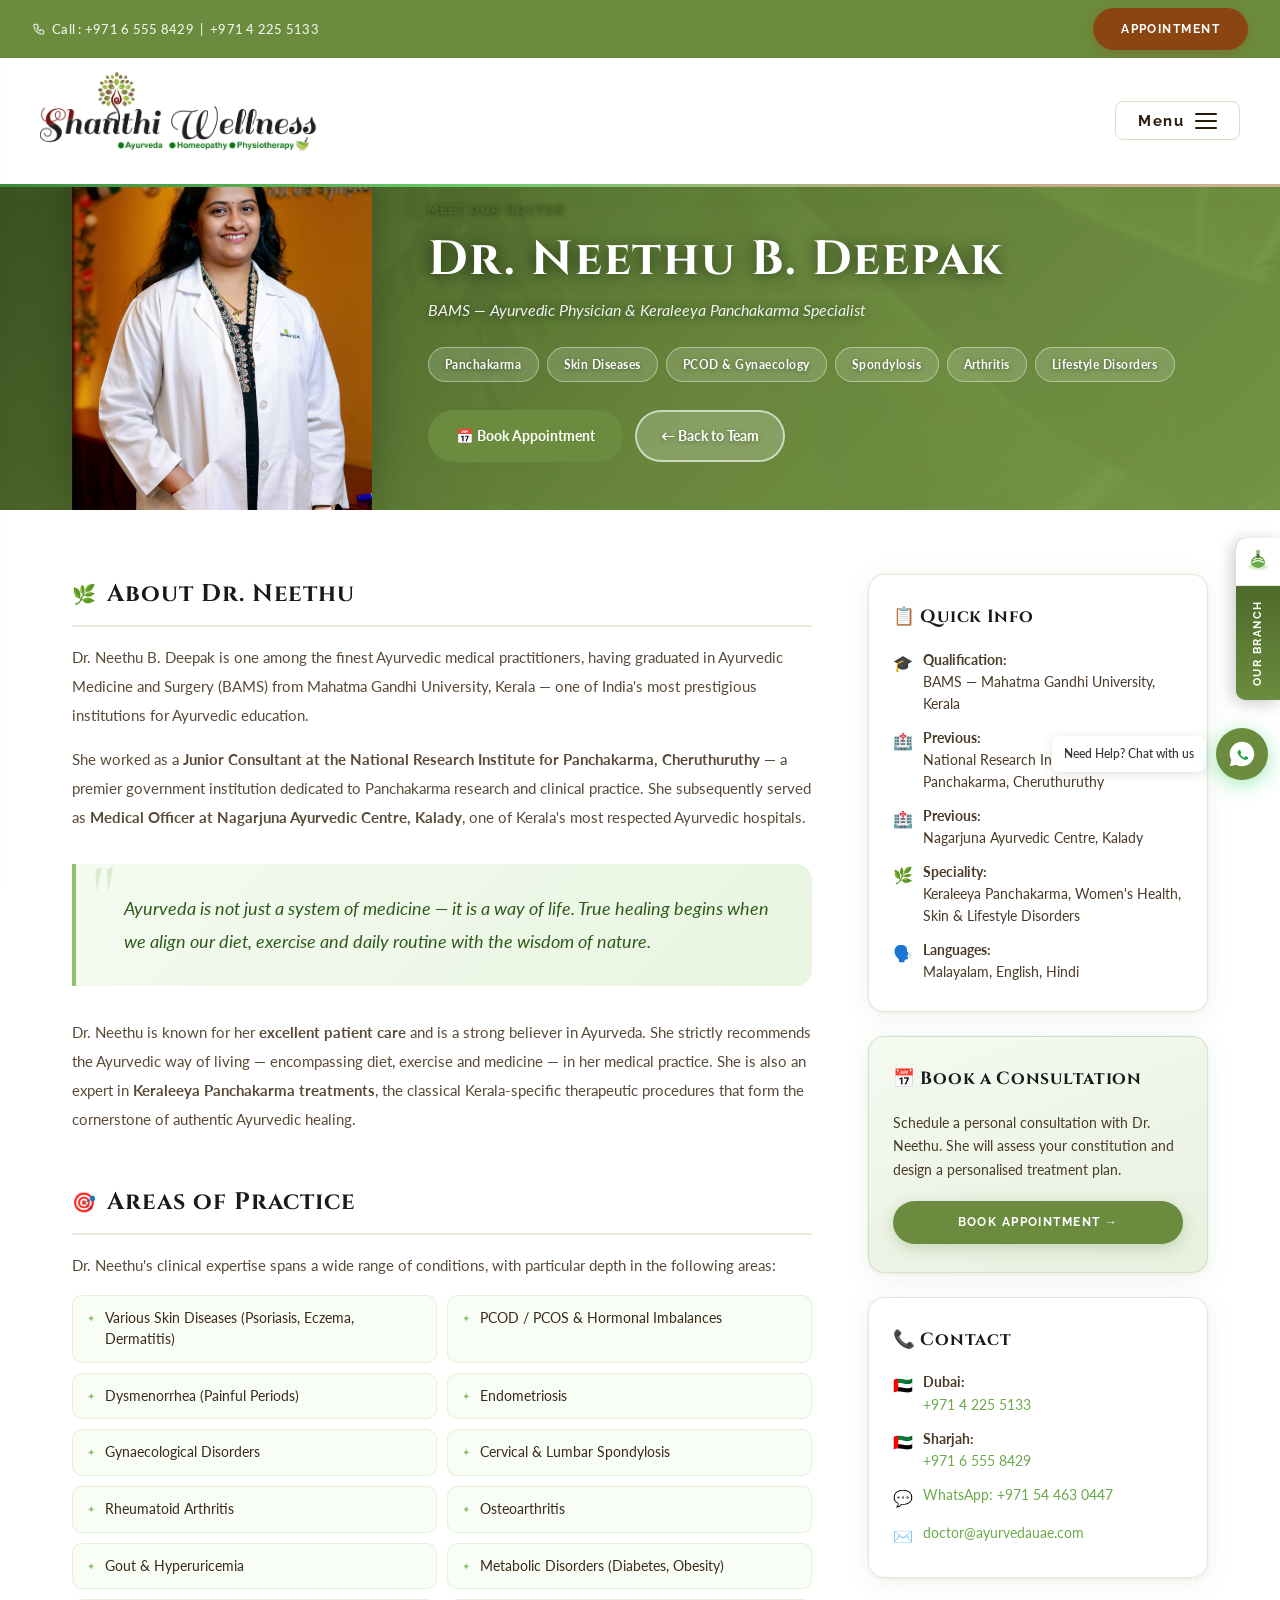
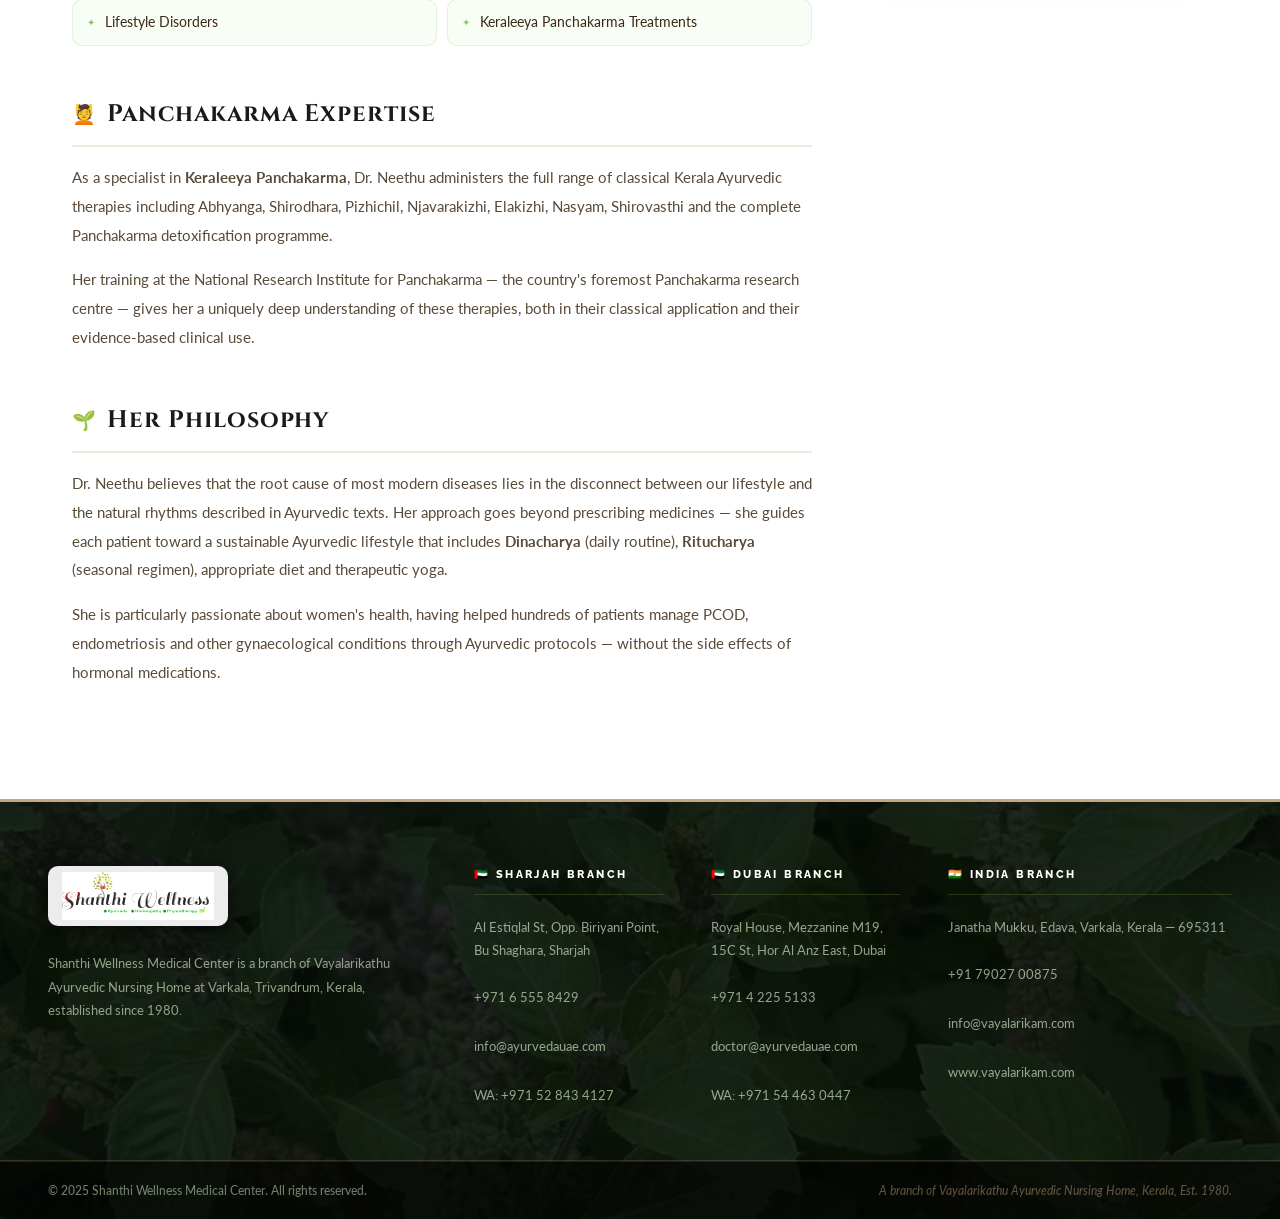
<file: dr-neethu.html>
﻿
<!DOCTYPE html>
<html lang="en">
<head>
  <meta charset="UTF-8"/><meta name="viewport" content="width=device-width,initial-scale=1.0"/>
  <title>Dr. Neethu B. Deepak — Shanthi Wellness</title>
  <link rel="preconnect" href="https://fonts.googleapis.com"/>
  <link rel="preconnect" href="https://fonts.gstatic.com" crossorigin/>
  <link href="https://fonts.googleapis.com/css2?family=Cinzel:wght@400;500;600;700&family=Cormorant+Garamond:ital,wght@0,400;0,600;0,700;1,400;1,600&family=Raleway:wght@300;400;500;600;700;800&family=Lato:wght@300;400;700&display=swap" rel="stylesheet"/>
  <link rel="stylesheet" href="styles.css"/>
  <link rel="stylesheet" href="page-styles.css"/>
  <style>
    body{padding-top:130px!important}
    @media(max-width:768px){body{padding-top:100px!important}}
    @media(max-width:480px){body{padding-top:80px!important}}
    .navbar{position:fixed;top:0;left:0;right:0;z-index:9999;background:#fff;box-shadow:0 2px 12px rgba(0,0,0,0.08);padding:0}
    .navbar-topbar{background:#f4faf0;border-bottom:1px solid rgba(141,194,111,0.30);padding:7px 0}
    .navbar-topbar-inner{max-width:1280px;margin:0 auto;padding:0 32px;display:flex;align-items:center;justify-content:space-between}
    .navbar-phone{display:flex;align-items:center;gap:7px;font-size:0.82rem;font-weight:500;color:#5a4a38}
    .navbar-appt-btn{display:inline-flex;align-items:center;padding:7px 20px;background:#8dc26f;color:#fff;border-radius:50px;font-size:0.78rem;font-weight:700;letter-spacing:0.06em;text-transform:uppercase;text-decoration:none}
    .navbar-main{background:#fff;padding:4px 0;width:100%;border-bottom:4px solid #39d353!important;border-image:none!important;background-image:none!important}
    @media(max-width:480px){.navbar-topbar{display:none}}

    /* ── Doctor Profile Styles ── */
    .doctor-hero{background:linear-gradient(135deg,#1a3a0a 0%,#2d5a1a 50%,#1a3a0a 100%);padding:72px 0 0;position:relative;overflow:hidden}
    .doctor-hero::before{content:'';position:absolute;inset:0;background:url('herbal.jpg') center/cover no-repeat;opacity:0.08;mix-blend-mode:multiply}
    .doctor-hero-inner{position:relative;z-index:2;max-width:1200px;margin:0 auto;padding:0 32px;display:grid;grid-template-columns:320px 1fr;gap:56px;align-items:end}
    .doctor-photo-wrap{position:relative}
    .doctor-photo{width:100%;max-width:300px;border-radius:20px 20px 0 0;object-fit:cover;object-position:top;height:380px;display:block;box-shadow:0 -8px 40px rgba(0,0,0,0.25)}
    .doctor-photo-placeholder{width:100%;max-width:300px;height:380px;background:linear-gradient(160deg,rgba(255,255,255,0.15),rgba(255,255,255,0.05));border-radius:20px 20px 0 0;display:flex;align-items:center;justify-content:center;font-size:6rem}
    .doctor-hero-text{padding-bottom:48px;color:#fff}
    .doctor-eyebrow{font-size:0.72rem;font-weight:700;letter-spacing:0.28em;text-transform:uppercase;color:#b5e890;margin-bottom:12px;text-shadow:0 1px 4px rgba(0,0,0,0.5)}
    .doctor-name{font-family:'Cormorant Garamond',serif;font-size:clamp(2rem,4vw,3rem);font-weight:700;line-height:1.15;margin-bottom:8px;color:#ffffff;text-shadow:0 2px 16px rgba(0,0,0,0.6)}
    .doctor-title{font-size:1rem;color:rgba(255,255,255,0.92);margin-bottom:24px;font-style:italic;text-shadow:0 1px 8px rgba(0,0,0,0.5)}
    .doctor-tags{display:flex;flex-wrap:wrap;gap:8px;margin-bottom:28px}
    .doctor-tag{background:rgba(141,194,111,0.30);border:1.5px solid rgba(141,194,111,0.70);color:#ffffff;border-radius:50px;padding:6px 16px;font-size:0.78rem;font-weight:700;letter-spacing:0.04em;text-shadow:0 1px 4px rgba(0,0,0,0.4)}
    .doctor-cta-row{display:flex;gap:12px;flex-wrap:wrap}
    .btn-appt{display:inline-flex;align-items:center;gap:8px;padding:12px 28px;background:#8dc26f;color:#fff;border-radius:50px;font-size:0.88rem;font-weight:700;text-decoration:none;transition:all 0.3s ease}
    .btn-appt:hover{background:#6aaa4a;transform:translateY(-2px);box-shadow:0 8px 24px rgba(141,194,111,0.45)}
    .btn-back{display:inline-flex;align-items:center;gap:8px;padding:12px 24px;background:rgba(255,255,255,0.20);border:2px solid rgba(255,255,255,0.60);color:#fff;border-radius:50px;font-size:0.88rem;font-weight:700;text-decoration:none;transition:all 0.3s ease;text-shadow:0 1px 4px rgba(0,0,0,0.3)}
    .btn-back:hover{background:rgba(255,255,255,0.35);border-color:#fff}

    /* Profile content */
    .profile-content{max-width:1200px;margin:0 auto;padding:64px 32px;display:grid;grid-template-columns:1fr 340px;gap:56px;align-items:start}
    .profile-main{}
    .profile-section{margin-bottom:48px}
    .profile-section-title{font-family:'Cormorant Garamond',serif;font-size:1.5rem;font-weight:700;color:#1a1a1a;margin-bottom:16px;padding-bottom:10px;border-bottom:2px solid rgba(141,194,111,0.25);display:flex;align-items:center;gap:10px}
    .profile-section-title span{font-size:1.2rem}
    .profile-para{font-size:0.95rem;color:#4a3a28;line-height:1.9;margin-bottom:16px}
    .profile-para:last-child{margin-bottom:0}

    /* Specialties list */
    .specialty-list{display:grid;grid-template-columns:1fr 1fr;gap:10px;margin-top:8px}
    .specialty-item{display:flex;align-items:flex-start;gap:10px;background:#f8fdf5;border:1px solid rgba(141,194,111,0.20);border-radius:10px;padding:12px 14px;font-size:0.86rem;color:#3a2a18;line-height:1.5}
    .specialty-item::before{content:'✦';color:#8dc26f;font-size:0.65rem;flex-shrink:0;margin-top:3px}

    /* Sidebar */
    .profile-sidebar{}
    .sidebar-card{background:#fff;border:1px solid rgba(141,194,111,0.20);border-radius:16px;padding:28px 24px;margin-bottom:24px;box-shadow:0 4px 20px rgba(141,194,111,0.08)}
    .sidebar-card h4{font-family:'Cormorant Garamond',serif;font-size:1.1rem;font-weight:700;color:#1a1a1a;margin-bottom:16px;display:flex;align-items:center;gap:8px}
    .sidebar-info-row{display:flex;align-items:flex-start;gap:10px;margin-bottom:12px;font-size:0.86rem;color:#4a3a28;line-height:1.6}
    .sidebar-info-row:last-child{margin-bottom:0}
    .sidebar-info-icon{color:#8dc26f;flex-shrink:0;font-size:1rem;margin-top:1px}
    .sidebar-appt-btn{display:block;width:100%;padding:14px;background:linear-gradient(135deg,#8dc26f,#6aaa4a);color:#fff;border:none;border-radius:12px;font-size:0.92rem;font-weight:700;text-align:center;text-decoration:none;cursor:pointer;transition:all 0.3s ease;letter-spacing:0.03em}
    .sidebar-appt-btn:hover{opacity:0.88;transform:translateY(-2px);box-shadow:0 8px 24px rgba(141,194,111,0.40)}

    /* Quote block */
    .doctor-quote{background:linear-gradient(135deg,#f4faf0,#e8f5e0);border-left:4px solid #8dc26f;border-radius:0 16px 16px 0;padding:28px 32px;margin:32px 0;position:relative}
    .doctor-quote::before{content:'"';font-family:'Cormorant Garamond',serif;font-size:5rem;color:rgba(141,194,111,0.25);position:absolute;top:-10px;left:16px;line-height:1}
    .doctor-quote p{font-family:'Cormorant Garamond',serif;font-size:1.15rem;font-style:italic;color:#2d5a1a;line-height:1.8;margin:0;padding-left:16px}

    @media(max-width:900px){
      .doctor-hero-inner{grid-template-columns:1fr;gap:32px}
      .doctor-photo,.doctor-photo-placeholder{max-width:220px;height:280px;border-radius:16px}
      .doctor-hero-text{padding-bottom:32px}
      .profile-content{grid-template-columns:1fr;gap:32px}
      .specialty-list{grid-template-columns:1fr}
    }
    @media(max-width:480px){
      .doctor-hero{padding:48px 0 0}
      .doctor-hero-inner{padding:0 16px}
      .profile-content{padding:40px 16px}
      .doctor-name{font-size:1.8rem}
    }
  </style>
<link rel="stylesheet" href="responsive.css" />
</head>
<body>


<!-- Leaf animations -->
<div class="leaf-container" aria-hidden="true">
  <div class="leaf leaf-1"><svg viewBox="0 0 60 80" fill="none"><path d="M30 75 C30 75 5 55 5 30 C5 10 20 2 30 2 C40 2 55 10 55 30 C55 55 30 75 30 75Z" fill="#4aaa4a" opacity="0.5"/></svg></div>
  <div class="leaf leaf-5"><svg viewBox="0 0 35 50" fill="none"><path d="M17 47 C17 47 2 34 2 17 C2 5 9 1 17 1 C25 1 33 5 33 17 C33 34 17 47 17 47Z" fill="#C4A882" opacity="0.4"/></svg></div>
</div>

<!-- NAVBAR -->
<nav class="navbar" id="navbar">
  <div class="navbar-topbar"><div class="navbar-topbar-inner">
    <span class="navbar-phone"><svg width="14" height="14" viewBox="0 0 24 24" fill="none"><path d="M5 4h4l2 5-2.5 1.5a11 11 0 005 5L15 13l5 2v4a2 2 0 01-2 2A16 16 0 013 6a2 2 0 012-2z" stroke="#A08060" stroke-width="2" stroke-linecap="round" stroke-linejoin="round"/></svg>Call : +971 6 555 8429 &nbsp;|&nbsp; +971 4 225 5133</span>
    <a href="index.html#appointment" class="navbar-appt-btn">Appointment</a>
  </div></div>
  <div class="navbar-main"><table style="width:100%;border-collapse:collapse;box-sizing:border-box;display:table"><tr>
    <td style="padding:6px 0 6px 40px;vertical-align:middle"><a href="index.html" style="text-decoration:none;display:inline-block"><img src="logo.png" alt="Shanthi Wellness" style="height:90px;width:auto;max-width:340px;object-fit:contain;display:block"/></a></td>
    <td style="padding:6px 40px 6px 0;vertical-align:middle;text-align:right;width:1%">
      <button id="navToggle" style="display:inline-flex;align-items:center;gap:10px;padding:10px 22px;background:transparent;border:1.5px solid rgba(196,168,130,0.45);border-radius:8px;cursor:pointer;white-space:nowrap;font-family:Inter,sans-serif">
        <span style="font-size:0.92rem;font-weight:600;color:#2a1a08">Menu</span>
        <span style="display:flex;flex-direction:column;gap:5px"><span style="display:block;width:22px;height:2px;background:#2a1a08;border-radius:2px"></span><span style="display:block;width:22px;height:2px;background:#2a1a08;border-radius:2px"></span><span style="display:block;width:22px;height:2px;background:#2a1a08;border-radius:2px"></span></span>
      </button>
    </td>
  </tr></table></div>
</nav>
<div class="nav-overlay" id="navOverlay"></div>
<div class="nav-drawer" id="navDrawer">
  <div class="nav-drawer-header"><img src="logo.png" alt="Shanthi Wellness" class="nav-drawer-logo"/><button class="nav-drawer-close" id="navDrawerClose">✕</button></div>
  <ul class="nav-drawer-links">
    <li><a href="index.html"         class="nav-drawer-link">Home</a></li>
    <li><a href="about.html"         class="nav-drawer-link active">About Us</a></li>
    <li><a href="ayurveda.html"      class="nav-drawer-link">Ayurveda</a></li>
    <li><a href="physiotherapy.html" class="nav-drawer-link">Physiotherapy</a></li>
    <li><a href="treatments.html"    class="nav-drawer-link">Treatments</a></li>
    <li><a href="packages.html"      class="nav-drawer-link">Our Packages</a></li>
    <li><a href="packages.html"      class="nav-drawer-link">Offers</a></li>
    <li><a href="index.html#gallery" class="nav-drawer-link">Videos</a></li>
    <li><a href="testimonials.html"  class="nav-drawer-link">Testimonials</a></li>
    <li><a href="index.html#appointment" class="nav-drawer-link">Make an Appointment</a></li>
    <li><a href="faqs.html"          class="nav-drawer-link">FAQs</a></li>
    <li><a href="contact.html"       class="nav-drawer-link">Contact Us</a></li>
    <li><a href="index.html#locations" class="nav-drawer-link">Our Locations</a></li>
  </ul>
  <a href="index.html#appointment" class="nav-drawer-appt">Book Appointment</a>
</div>

<!-- ── DOCTOR HERO ── -->
<section class="doctor-hero">
  <div class="doctor-hero-inner">

    <!-- Photo -->
    <div class="doctor-photo-wrap">
      <img src="01.jpg" alt="Dr. Neethu B. Deepak" class="doctor-photo"
           onerror="this.style.display='none';this.nextElementSibling.style.display='flex'"/>
      <div class="doctor-photo-placeholder" style="display:none">👩‍⚕️</div>
    </div>

    <!-- Text -->
    <div class="doctor-hero-text">
      <p class="doctor-eyebrow">Meet Our Doctor</p>
      <h1 class="doctor-name">Dr. Neethu B. Deepak</h1>
      <p class="doctor-title">BAMS — Ayurvedic Physician &amp; Keraleeya Panchakarma Specialist</p>
      <div class="doctor-tags">
        <span class="doctor-tag">Panchakarma</span>
        <span class="doctor-tag">Skin Diseases</span>
        <span class="doctor-tag">PCOD &amp; Gynaecology</span>
        <span class="doctor-tag">Spondylosis</span>
        <span class="doctor-tag">Arthritis</span>
        <span class="doctor-tag">Lifestyle Disorders</span>
      </div>
      <div class="doctor-cta-row">
        <a href="index.html#appointment" class="btn-appt">📅 Book Appointment</a>
        <a href="about.html" class="btn-back">← Back to Team</a>
      </div>
    </div>

  </div>
</section>

<!-- ── PROFILE CONTENT ── -->
<div class="profile-content">

  <!-- Left: Main Bio -->
  <div class="profile-main">

    <!-- About -->
    <div class="profile-section">
      <h2 class="profile-section-title"><span>🌿</span> About Dr. Neethu</h2>
      <p class="profile-para">
        Dr. Neethu B. Deepak is one among the finest Ayurvedic medical practitioners, having graduated in Ayurvedic Medicine and Surgery (BAMS) from Mahatma Gandhi University, Kerala — one of India's most prestigious institutions for Ayurvedic education.
      </p>
      <p class="profile-para">
        She worked as a <strong>Junior Consultant at the National Research Institute for Panchakarma, Cheruthuruthy</strong> — a premier government institution dedicated to Panchakarma research and clinical practice. She subsequently served as <strong>Medical Officer at Nagarjuna Ayurvedic Centre, Kalady</strong>, one of Kerala's most respected Ayurvedic hospitals.
      </p>

      <div class="doctor-quote">
        <p>Ayurveda is not just a system of medicine — it is a way of life. True healing begins when we align our diet, exercise and daily routine with the wisdom of nature.</p>
      </div>

      <p class="profile-para">
        Dr. Neethu is known for her <strong>excellent patient care</strong> and is a strong believer in Ayurveda. She strictly recommends the Ayurvedic way of living — encompassing diet, exercise and medicine — in her medical practice. She is also an expert in <strong>Keraleeya Panchakarma treatments</strong>, the classical Kerala-specific therapeutic procedures that form the cornerstone of authentic Ayurvedic healing.
      </p>
    </div>

    <!-- Areas of Practice -->
    <div class="profile-section">
      <h2 class="profile-section-title"><span>🎯</span> Areas of Practice</h2>
      <p class="profile-para">Dr. Neethu's clinical expertise spans a wide range of conditions, with particular depth in the following areas:</p>
      <div class="specialty-list">
        <div class="specialty-item">Various Skin Diseases (Psoriasis, Eczema, Dermatitis)</div>
        <div class="specialty-item">PCOD / PCOS &amp; Hormonal Imbalances</div>
        <div class="specialty-item">Dysmenorrhea (Painful Periods)</div>
        <div class="specialty-item">Endometriosis</div>
        <div class="specialty-item">Gynaecological Disorders</div>
        <div class="specialty-item">Cervical &amp; Lumbar Spondylosis</div>
        <div class="specialty-item">Rheumatoid Arthritis</div>
        <div class="specialty-item">Osteoarthritis</div>
        <div class="specialty-item">Gout &amp; Hyperuricemia</div>
        <div class="specialty-item">Metabolic Disorders (Diabetes, Obesity)</div>
        <div class="specialty-item">Lifestyle Disorders</div>
        <div class="specialty-item">Keraleeya Panchakarma Treatments</div>
      </div>
    </div>

    <!-- Panchakarma Expertise -->
    <div class="profile-section">
      <h2 class="profile-section-title"><span>💆</span> Panchakarma Expertise</h2>
      <p class="profile-para">
        As a specialist in <strong>Keraleeya Panchakarma</strong>, Dr. Neethu administers the full range of classical Kerala Ayurvedic therapies including Abhyanga, Shirodhara, Pizhichil, Njavarakizhi, Elakizhi, Nasyam, Shirovasthi and the complete Panchakarma detoxification programme.
      </p>
      <p class="profile-para">
        Her training at the National Research Institute for Panchakarma — the country's foremost Panchakarma research centre — gives her a uniquely deep understanding of these therapies, both in their classical application and their evidence-based clinical use.
      </p>
    </div>

    <!-- Philosophy -->
    <div class="profile-section">
      <h2 class="profile-section-title"><span>🌱</span> Her Philosophy</h2>
      <p class="profile-para">
        Dr. Neethu believes that the root cause of most modern diseases lies in the disconnect between our lifestyle and the natural rhythms described in Ayurvedic texts. Her approach goes beyond prescribing medicines — she guides each patient toward a sustainable Ayurvedic lifestyle that includes <strong>Dinacharya</strong> (daily routine), <strong>Ritucharya</strong> (seasonal regimen), appropriate diet and therapeutic yoga.
      </p>
      <p class="profile-para">
        She is particularly passionate about women's health, having helped hundreds of patients manage PCOD, endometriosis and other gynaecological conditions through Ayurvedic protocols — without the side effects of hormonal medications.
      </p>
    </div>

  </div>

  <!-- Right: Sidebar -->
  <div class="profile-sidebar">

    <!-- Quick Info -->
    <div class="sidebar-card">
      <h4>📋 Quick Info</h4>
      <div class="sidebar-info-row">
        <span class="sidebar-info-icon">🎓</span>
        <span><strong>Qualification:</strong><br/>BAMS — Mahatma Gandhi University, Kerala</span>
      </div>
      <div class="sidebar-info-row">
        <span class="sidebar-info-icon">🏥</span>
        <span><strong>Previous:</strong><br/>National Research Institute for Panchakarma, Cheruthuruthy</span>
      </div>
      <div class="sidebar-info-row">
        <span class="sidebar-info-icon">🏥</span>
        <span><strong>Previous:</strong><br/>Nagarjuna Ayurvedic Centre, Kalady</span>
      </div>
      <div class="sidebar-info-row">
        <span class="sidebar-info-icon">🌿</span>
        <span><strong>Speciality:</strong><br/>Keraleeya Panchakarma, Women's Health, Skin &amp; Lifestyle Disorders</span>
      </div>
      <div class="sidebar-info-row">
        <span class="sidebar-info-icon">🗣️</span>
        <span><strong>Languages:</strong><br/>Malayalam, English, Hindi</span>
      </div>
    </div>

    <!-- Book Appointment -->
    <div class="sidebar-card" style="background:linear-gradient(160deg,#f4faf0,#e8f5e0);border-color:rgba(141,194,111,0.30)">
      <h4>📅 Book a Consultation</h4>
      <p style="font-size:0.86rem;color:#4a3a28;line-height:1.7;margin-bottom:20px">Schedule a personal consultation with Dr. Neethu. She will assess your constitution and design a personalised treatment plan.</p>
      <a href="index.html#appointment" class="sidebar-appt-btn">Book Appointment →</a>
    </div>

    <!-- Contact -->
    <div class="sidebar-card">
      <h4>📞 Contact</h4>
      <div class="sidebar-info-row">
        <span class="sidebar-info-icon">🇦🇪</span>
        <span><strong>Dubai:</strong><br/><a href="tel:+97142255133" style="color:#6aaa4a;text-decoration:none">+971 4 225 5133</a></span>
      </div>
      <div class="sidebar-info-row">
        <span class="sidebar-info-icon">🇦🇪</span>
        <span><strong>Sharjah:</strong><br/><a href="tel:+97165558429" style="color:#6aaa4a;text-decoration:none">+971 6 555 8429</a></span>
      </div>
      <div class="sidebar-info-row">
        <span class="sidebar-info-icon">💬</span>
        <span><a href="https://wa.me/971544630447" target="_blank" rel="noopener" style="color:#6aaa4a;text-decoration:none">WhatsApp: +971 54 463 0447</a></span>
      </div>
      <div class="sidebar-info-row">
        <span class="sidebar-info-icon">✉️</span>
        <span><a href="mailto:doctor@ayurvedauae.com" style="color:#6aaa4a;text-decoration:none">doctor@ayurvedauae.com</a></span>
      </div>
    </div>

  </div>
</div>

<!-- FOOTER -->
<footer class="footer">
  <div class="footer-top"><div class="container"><div class="footer-grid">
    <div class="footer-brand">
      <a href="index.html" class="footer-logo-link"><img src="logo.png" alt="Shanthi Wellness" class="footer-logo-img"/></a>
      <p class="footer-tagline">Shanthi Wellness Medical Center is a branch of Vayalarikathu Ayurvedic Nursing Home at Varkala, Trivandrum, Kerala, established since 1980.</p>
    </div>
    <div class="footer-col">
      <h5 class="footer-col-title">🇦🇪 Sharjah Branch</h5>
      <ul class="footer-contact-list">
        <li>Al Estiqlal St, Opp. Biriyani Point, Bu Shaghara, Sharjah</li>
        <li><a href="tel:+97165558429" style="color:inherit;text-decoration:none">+971 6 555 8429</a></li>
        <li><a href="mailto:info@ayurvedauae.com" style="color:inherit;text-decoration:none">info@ayurvedauae.com</a></li>
        <li><a href="https://wa.me/971528434127" style="color:inherit;text-decoration:none">WA: +971 52 843 4127</a></li>
      </ul>
    </div>
    <div class="footer-col">
      <h5 class="footer-col-title">🇦🇪 Dubai Branch</h5>
      <ul class="footer-contact-list">
        <li>Royal House, Mezzanine M19, 15C St, Hor Al Anz East, Dubai</li>
        <li><a href="tel:+97142255133" style="color:inherit;text-decoration:none">+971 4 225 5133</a></li>
        <li><a href="mailto:doctor@ayurvedauae.com" style="color:inherit;text-decoration:none">doctor@ayurvedauae.com</a></li>
        <li><a href="https://wa.me/971544630447" style="color:inherit;text-decoration:none">WA: +971 54 463 0447</a></li>
      </ul>
    </div>
    <div class="footer-col">
      <h5 class="footer-col-title">🇮🇳 India Branch</h5>
      <ul class="footer-contact-list">
        <li>Janatha Mukku, Edava, Varkala, Kerala — 695311</li>
        <li><a href="tel:+917902700875" style="color:inherit;text-decoration:none">+91 79027 00875</a></li>
        <li><a href="mailto:info@vayalarikam.com" style="color:inherit;text-decoration:none">info@vayalarikam.com</a></li>
        <li><a href="https://www.vayalarikam.com" target="_blank" style="color:inherit;text-decoration:none">www.vayalarikam.com</a></li>
      </ul>
    </div>
  </div></div></div>
  <div class="footer-bottom"><div class="container"><p>© 2025 Shanthi Wellness Medical Center. All rights reserved.</p><p class="footer-credits">A branch of Vayalarikathu Ayurvedic Nursing Home, Kerala, Est. 1980.</p></div></div>
</footer>

<script src="script.js"></script>
<!-- ═══ FLOATING BUTTONS — Our Branch + WhatsApp ═══ -->
<style>
  .float-btns{position:fixed;right:0;bottom:120px;z-index:9995;display:flex;flex-direction:column;align-items:flex-end;gap:10px}
  .float-branch-btn{position:fixed;left:0;bottom:160px;z-index:9995;display:flex;align-items:center;background:#25a244;color:#fff;font-family:'Inter',sans-serif;font-size:0.72rem;font-weight:700;letter-spacing:0.10em;text-transform:uppercase;text-decoration:none;padding:10px 16px 10px 14px;border-radius:0 8px 8px 0;box-shadow:3px 3px 16px rgba(0,0,0,0.20);transition:background 0.2s,transform 0.2s;white-space:nowrap}
  .float-branch-btn:hover{background:#1e8a38;transform:translateX(4px)}
  .float-wa-btn{display:flex;align-items:center;justify-content:center;width:52px;height:52px;background:#25D366;border-radius:50%;box-shadow:0 4px 20px rgba(37,211,102,0.45);cursor:pointer;border:none;transition:transform 0.3s,box-shadow 0.3s;margin-right:12px}
  .float-wa-btn:hover{transform:scale(1.12);box-shadow:0 8px 28px rgba(37,211,102,0.55)}
  .float-wa-wrap{display:flex;align-items:center;gap:10px}
  .float-wa-label{background:#fff;color:#333;font-size:0.78rem;font-weight:500;padding:7px 12px;border-radius:8px;box-shadow:0 2px 12px rgba(0,0,0,0.12);white-space:nowrap;pointer-events:none}
  .wa-popup{position:fixed;bottom:90px;right:16px;width:320px;background:#fff;border-radius:16px;box-shadow:0 8px 48px rgba(0,0,0,0.22);z-index:9996;overflow:hidden;display:none;animation:waPop 0.35s cubic-bezier(0.34,1.56,0.64,1) both}
  .wa-popup.open{display:block}
  @keyframes waPop{from{opacity:0;transform:scale(0.85) translateY(20px)}to{opacity:1;transform:scale(1) translateY(0)}}
  .wa-popup-header{background:#25a244;padding:20px 20px 18px;display:flex;align-items:flex-start;gap:14px}
  .wa-popup-header h3{font-family:'Inter',sans-serif;font-size:1.05rem;font-weight:700;color:#fff;margin:0 0 4px}
  .wa-popup-header p{font-size:0.82rem;color:rgba(255,255,255,0.88);margin:0;line-height:1.5}
  .wa-popup-body{padding:14px 16px 8px}
  .wa-popup-note{font-size:0.78rem;color:#888;margin-bottom:12px;font-style:italic}
  .wa-branch-row{display:flex;align-items:center;gap:14px;padding:14px 12px;background:#f5f5f5;border-radius:10px;margin-bottom:10px;text-decoration:none;transition:background 0.2s;border-left:3px solid #25D366}
  .wa-branch-row:hover{background:#e8f5e9}
  .wa-branch-icon{width:44px;height:44px;background:#25D366;border-radius:50%;display:flex;align-items:center;justify-content:center;flex-shrink:0}
  .wa-branch-info{flex:1}
  .wa-branch-info strong{display:block;font-size:0.92rem;font-weight:700;color:#1a1a1a;margin-bottom:2px}
  .wa-branch-info span{font-size:0.78rem;color:#666}
  .wa-popup-close{position:absolute;bottom:12px;right:12px;width:36px;height:36px;background:#25D366;border:none;border-radius:50%;color:#fff;font-size:1.1rem;cursor:pointer;display:flex;align-items:center;justify-content:center;box-shadow:0 4px 12px rgba(37,211,102,0.40);transition:transform 0.2s}
  .wa-popup-close:hover{transform:scale(1.1)}
  @media(max-width:480px){.wa-popup{width:calc(100vw - 24px);right:12px;bottom:80px}.float-wa-label{display:none}}
</style>
<div class="float-btns">
  <a href="https://www.vayalarikam.com/" target="_blank" rel="noopener" class="float-branch-btn" title="Our Branch - Vayalarikath Ayurveda"><span class="fb-icon"><svg viewBox="0 0 40 40" fill="none" xmlns="http://www.w3.org/2000/svg" width="28" height="28"><ellipse cx="20" cy="28" rx="14" ry="5" fill="#8dc26f" opacity="0.3"/><path d="M10 22 Q10 14 20 12 Q30 14 30 22 Q30 28 20 30 Q10 28 10 22Z" fill="#6aaa4a"/><path d="M14 18 Q20 14 26 18" stroke="#fff" stroke-width="1.5" fill="none" stroke-linecap="round"/><path d="M12 22 Q20 17 28 22" stroke="#fff" stroke-width="1.5" fill="none" stroke-linecap="round"/><rect x="18" y="8" width="4" height="8" rx="2" fill="#4a6741"/><circle cx="20" cy="7" r="3" fill="#8dc26f"/></svg></span><span class="fb-text">Our Branch</span></a>
  <div class="float-wa-wrap">
    <span class="float-wa-label">Need Help? Chat with us</span>
    <button class="float-wa-btn" id="waFloatBtn" aria-label="Chat on WhatsApp">
      <svg viewBox="0 0 32 32" fill="none" width="28" height="28"><path d="M16 2C8.268 2 2 8.268 2 16c0 2.478.676 4.8 1.854 6.79L2 30l7.41-1.822A13.94 13.94 0 0016 30c7.732 0 14-6.268 14-14S23.732 2 16 2z" fill="#fff"/><path d="M22.5 19.5c-.3-.15-1.77-.87-2.04-.97-.27-.1-.47-.15-.67.15-.2.3-.77.97-.94 1.17-.17.2-.35.22-.65.07-.3-.15-1.26-.46-2.4-1.47-.89-.79-1.49-1.76-1.66-2.06-.17-.3-.02-.46.13-.61.13-.13.3-.35.45-.52.15-.17.2-.3.3-.5.1-.2.05-.37-.02-.52-.07-.15-.67-1.62-.92-2.22-.24-.58-.49-.5-.67-.51-.17-.01-.37-.01-.57-.01-.2 0-.52.07-.79.37-.27.3-1.04 1.02-1.04 2.48s1.07 2.88 1.22 3.08c.15.2 2.1 3.2 5.08 4.49.71.31 1.26.49 1.69.63.71.23 1.36.2 1.87.12.57-.09 1.77-.72 2.02-1.42.25-.7.25-1.3.17-1.42-.07-.12-.27-.2-.57-.35z" fill="#25a244"/></svg>
    </button>
  </div>
</div>
<div class="wa-popup" id="waPopup">
  <div class="wa-popup-header">
    <svg viewBox="0 0 32 32" fill="none" width="40" height="40"><path d="M16 2C8.268 2 2 8.268 2 16c0 2.478.676 4.8 1.854 6.79L2 30l7.41-1.822A13.94 13.94 0 0016 30c7.732 0 14-6.268 14-14S23.732 2 16 2z" fill="rgba(255,255,255,0.25)"/><path d="M22.5 19.5c-.3-.15-1.77-.87-2.04-.97-.27-.1-.47-.15-.67.15-.2.3-.77.97-.94 1.17-.17.2-.35.22-.65.07-.3-.15-1.26-.46-2.4-1.47-.89-.79-1.49-1.76-1.66-2.06-.17-.3-.02-.46.13-.61.13-.13.3-.35.45-.52.15-.17.2-.3.3-.5.1-.2.05-.37-.02-.52-.07-.15-.67-1.62-.92-2.22-.24-.58-.49-.5-.67-.51-.17-.01-.37-.01-.57-.01-.2 0-.52.07-.79.37-.27.3-1.04 1.02-1.04 2.48s1.07 2.88 1.22 3.08c.15.2 2.1 3.2 5.08 4.49.71.31 1.26.49 1.69.63.71.23 1.36.2 1.87.12.57-.09 1.77-.72 2.02-1.42.25-.7.25-1.3.17-1.42-.07-.12-.27-.2-.57-.35z" fill="#fff"/></svg>
    <div><h3>Start a Conversation</h3><p>Hi! Click one of our branch below to chat on <strong>WhatsApp</strong></p></div>
  </div>
  <div class="wa-popup-body">
    <p class="wa-popup-note">The team typically replies in a few minutes.</p>
    <a href="https://wa.me/971544630447?text=Hello%20Shanthi%20Wellness%20Dubai%2C%20I%20would%20like%20to%20enquire%20about%20your%20services." target="_blank" rel="noopener" class="wa-branch-row">
      <div class="wa-branch-icon"><svg viewBox="0 0 32 32" fill="none" width="24" height="24"><path d="M16 2C8.268 2 2 8.268 2 16c0 2.478.676 4.8 1.854 6.79L2 30l7.41-1.822A13.94 13.94 0 0016 30c7.732 0 14-6.268 14-14S23.732 2 16 2z" fill="#fff"/><path d="M22.5 19.5c-.3-.15-1.77-.87-2.04-.97-.27-.1-.47-.15-.67.15-.2.3-.77.97-.94 1.17-.17.2-.35.22-.65.07-.3-.15-1.26-.46-2.4-1.47-.89-.79-1.49-1.76-1.66-2.06-.17-.3-.02-.46.13-.61.13-.13.3-.35.45-.52.15-.17.2-.3.3-.5.1-.2.05-.37-.02-.52-.07-.15-.67-1.62-.92-2.22-.24-.58-.49-.5-.67-.51-.17-.01-.37-.01-.57-.01-.2 0-.52.07-.79.37-.27.3-1.04 1.02-1.04 2.48s1.07 2.88 1.22 3.08c.15.2 2.1 3.2 5.08 4.49.71.31 1.26.49 1.69.63.71.23 1.36.2 1.87.12.57-.09 1.77-.72 2.02-1.42.25-.7.25-1.3.17-1.42-.07-.12-.27-.2-.57-.35z" fill="#25a244"/></svg></div>
      <div class="wa-branch-info"><strong>Dubai Branch</strong><span>+971 54 463 0447</span></div>
      <svg viewBox="0 0 32 32" fill="none" width="22" height="22"><path d="M16 2C8.268 2 2 8.268 2 16c0 2.478.676 4.8 1.854 6.79L2 30l7.41-1.822A13.94 13.94 0 0016 30c7.732 0 14-6.268 14-14S23.732 2 16 2z" fill="#25D366"/><path d="M22.5 19.5c-.3-.15-1.77-.87-2.04-.97-.27-.1-.47-.15-.67.15-.2.3-.77.97-.94 1.17-.17.2-.35.22-.65.07-.3-.15-1.26-.46-2.4-1.47-.89-.79-1.49-1.76-1.66-2.06-.17-.3-.02-.46.13-.61.13-.13.3-.35.45-.52.15-.17.2-.3.3-.5.1-.2.05-.37-.02-.52-.07-.15-.67-1.62-.92-2.22-.24-.58-.49-.5-.67-.51-.17-.01-.37-.01-.57-.01-.2 0-.52.07-.79.37-.27.3-1.04 1.02-1.04 2.48s1.07 2.88 1.22 3.08c.15.2 2.1 3.2 5.08 4.49.71.31 1.26.49 1.69.63.71.23 1.36.2 1.87.12.57-.09 1.77-.72 2.02-1.42.25-.7.25-1.3.17-1.42-.07-.12-.27-.2-.57-.35z" fill="#fff"/></svg>
    </a>
    <a href="https://wa.me/971528434127?text=Hello%20Shanthi%20Wellness%20Sharjah%2C%20I%20would%20like%20to%20enquire%20about%20your%20services." target="_blank" rel="noopener" class="wa-branch-row">
      <div class="wa-branch-icon"><svg viewBox="0 0 32 32" fill="none" width="24" height="24"><path d="M16 2C8.268 2 2 8.268 2 16c0 2.478.676 4.8 1.854 6.79L2 30l7.41-1.822A13.94 13.94 0 0016 30c7.732 0 14-6.268 14-14S23.732 2 16 2z" fill="#fff"/><path d="M22.5 19.5c-.3-.15-1.77-.87-2.04-.97-.27-.1-.47-.15-.67.15-.2.3-.77.97-.94 1.17-.17.2-.35.22-.65.07-.3-.15-1.26-.46-2.4-1.47-.89-.79-1.49-1.76-1.66-2.06-.17-.3-.02-.46.13-.61.13-.13.3-.35.45-.52.15-.17.2-.3.3-.5.1-.2.05-.37-.02-.52-.07-.15-.67-1.62-.92-2.22-.24-.58-.49-.5-.67-.51-.17-.01-.37-.01-.57-.01-.2 0-.52.07-.79.37-.27.3-1.04 1.02-1.04 2.48s1.07 2.88 1.22 3.08c.15.2 2.1 3.2 5.08 4.49.71.31 1.26.49 1.69.63.71.23 1.36.2 1.87.12.57-.09 1.77-.72 2.02-1.42.25-.7.25-1.3.17-1.42-.07-.12-.27-.2-.57-.35z" fill="#25a244"/></svg></div>
      <div class="wa-branch-info"><strong>Sharjah Branch</strong><span>+971 52 843 4127</span></div>
      <svg viewBox="0 0 32 32" fill="none" width="22" height="22"><path d="M16 2C8.268 2 2 8.268 2 16c0 2.478.676 4.8 1.854 6.79L2 30l7.41-1.822A13.94 13.94 0 0016 30c7.732 0 14-6.268 14-14S23.732 2 16 2z" fill="#25D366"/><path d="M22.5 19.5c-.3-.15-1.77-.87-2.04-.97-.27-.1-.47-.15-.67.15-.2.3-.77.97-.94 1.17-.17.2-.35.22-.65.07-.3-.15-1.26-.46-2.4-1.47-.89-.79-1.49-1.76-1.66-2.06-.17-.3-.02-.46.13-.61.13-.13.3-.35.45-.52.15-.17.2-.3.3-.5.1-.2.05-.37-.02-.52-.07-.15-.67-1.62-.92-2.22-.24-.58-.49-.5-.67-.51-.17-.01-.37-.01-.57-.01-.2 0-.52.07-.79.37-.27.3-1.04 1.02-1.04 2.48s1.07 2.88 1.22 3.08c.15.2 2.1 3.2 5.08 4.49.71.31 1.26.49 1.69.63.71.23 1.36.2 1.87.12.57-.09 1.77-.72 2.02-1.42.25-.7.25-1.3.17-1.42-.07-.12-.27-.2-.57-.35z" fill="#fff"/></svg>
    </a>
    <div style="height:48px"></div>
  </div>
  <button class="wa-popup-close" id="waPopupClose">✕</button>
</div>
<script>
(function(){var btn=document.getElementById('waFloatBtn');var popup=document.getElementById('waPopup');var close=document.getElementById('waPopupClose');if(!btn||!popup)return;btn.addEventListener('click',function(e){e.stopPropagation();popup.classList.toggle('open')});if(close)close.addEventListener('click',function(){popup.classList.remove('open')});document.addEventListener('click',function(e){if(!popup.contains(e.target)&&e.target!==btn)popup.classList.remove('open')})})();
</script>
</body>
</html>
</file>
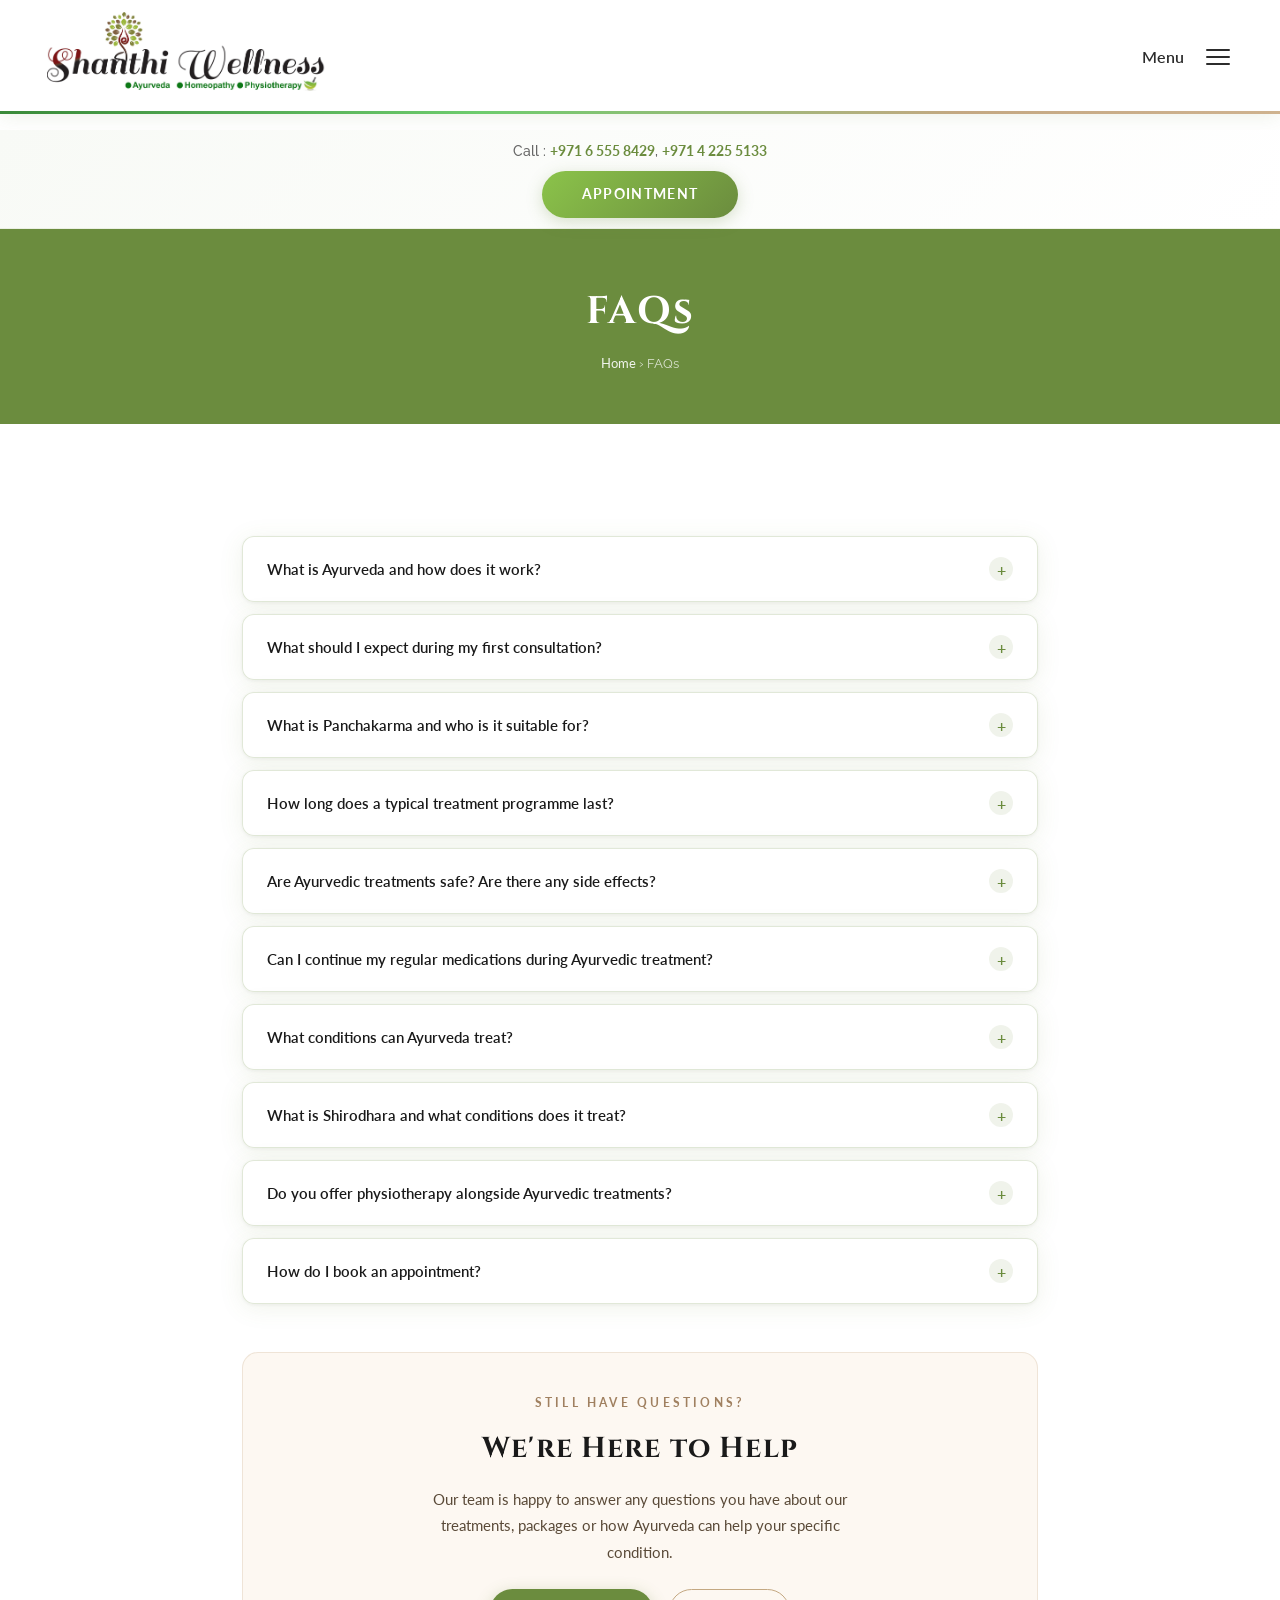
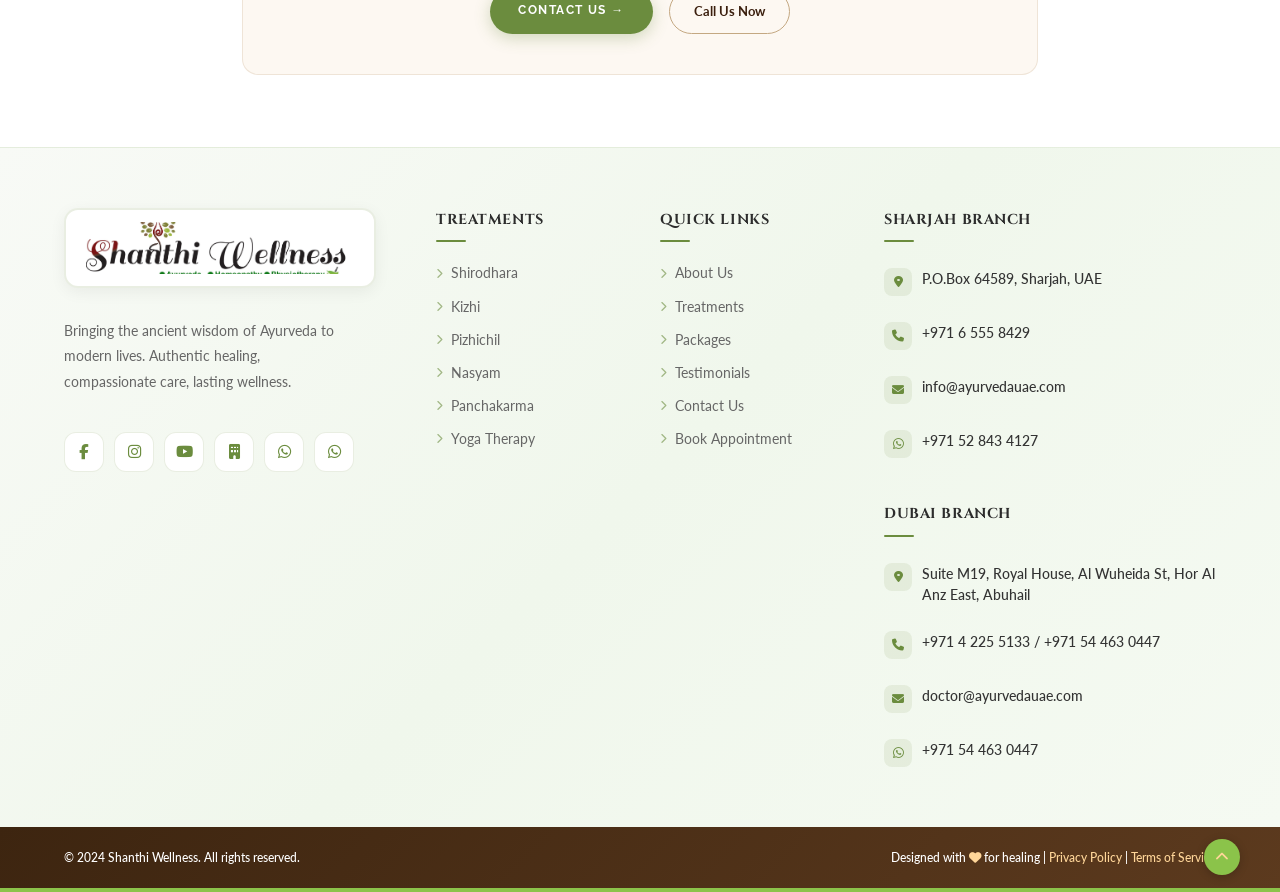
<file: faqs.html>
﻿<!DOCTYPE html>
<html lang="en">
<head>
  <meta charset="UTF-8"/><meta name="viewport" content="width=device-width,initial-scale=1.0"/>
  <title>FAQs — Shanthi Wellness</title>
  <link rel="preconnect" href="https://fonts.googleapis.com"/>
  <link rel="preconnect" href="https://fonts.gstatic.com" crossorigin/>
  <link href="https://fonts.googleapis.com/css2?family=Cinzel:wght@400;600;700&family=Raleway:wght@300;400;500;600;700&family=Lato:ital,wght@0,300;0,400;0,700;1,300&display=swap" rel="stylesheet"/>
  <link rel="stylesheet" href="https://cdnjs.cloudflare.com/ajax/libs/font-awesome/6.4.0/css/all.min.css"/>
  <link rel="stylesheet" href="styles.css"/>
  <link rel="stylesheet" href="page-styles.css"/>
  <link rel="stylesheet" href="responsive.css"/>
</head>
<body>

<style>
body{background:#ffffff !important;background-image:none !important;background-attachment:scroll !important;color:#333333 !important;}
.page-content{background:#ffffff !important;}
.top-bar{background:linear-gradient(135deg,#f8faf6,#ffffff);padding:10px 0;text-align:center;border-bottom:1px solid rgba(107,140,62,0.1);position:relative;z-index:1002;}
.top-bar .container{display:flex;flex-direction:column;align-items:center;gap:8px;max-width:1200px;margin:0 auto;padding:0 24px;}
.top-bar-call{font-family:'Raleway',sans-serif;font-size:0.85rem;color:#666;font-weight:500;}
.top-bar-call a{color:#6B8C3E;text-decoration:none;font-weight:700;}
.top-bar-btn{display:inline-block;padding:12px 40px;background:linear-gradient(135deg,#8bc34a,#6B8C3E);color:#fff;border-radius:50px;font-family:'Raleway',sans-serif;font-weight:700;font-size:0.85rem;letter-spacing:0.1em;text-transform:uppercase;text-decoration:none;box-shadow:0 4px 16px rgba(107,140,62,0.25);transition:all 0.3s;}
.top-bar-btn:hover{transform:translateY(-2px);box-shadow:0 6px 24px rgba(107,140,62,0.35);}
.navbar{position:sticky;top:0;left:0;right:0;z-index:1001;background:rgba(255,255,255,0.98);backdrop-filter:blur(12px);-webkit-backdrop-filter:blur(12px);box-shadow:0 1px 0 rgba(0,0,0,0.04);transition:all 0.4s ease;border-bottom:3px solid #6B8C3E;}
.navbar.scrolled{box-shadow:0 4px 30px rgba(0,0,0,0.08);background:#fff;}
.nav-inner{display:flex;align-items:center;justify-content:space-between;max-width:1280px;margin:0 auto;padding:12px 40px;}
.nav-logo{display:flex;align-items:center;text-decoration:none;}
.nav-logo img{height:auto;width:clamp(180px,30vw,300px);object-fit:contain;display:block;}
.nav-right{display:flex;align-items:center;gap:12px;font-family:'Raleway',sans-serif;font-size:1rem;font-weight:600;color:#2c2c2c;}
.nav-hamburger{display:flex;flex-direction:column;justify-content:center;gap:5px;width:44px;height:44px;border-radius:10px;border:none;background:transparent;cursor:pointer;padding:10px;}
.nav-hamburger span{display:block;width:100%;height:2px;background:#2c2c2c;border-radius:2px;transition:all 0.35s;}
.nav-hamburger.open span:nth-child(1){transform:translateY(7px) rotate(45deg);}
.nav-hamburger.open span:nth-child(2){opacity:0;}
.nav-hamburger.open span:nth-child(3){transform:translateY(-7px) rotate(-45deg);}
.mobile-menu{position:fixed;inset:0;z-index:1100;display:flex;flex-direction:column;background:#ffffff;opacity:0;pointer-events:none;transform:translateX(100%);transition:opacity 0.3s ease,transform 0.3s ease;}
.mobile-menu.open{opacity:1;pointer-events:all;transform:translateX(0);}
.mobile-menu-head{display:flex;align-items:center;justify-content:space-between;padding:20px 24px;border-bottom:1px solid rgba(0,0,0,0.06);}
.mobile-menu-head img{height:52px;width:auto;}
.mobile-menu-close{width:44px;height:44px;border-radius:50%;background:rgba(0,0,0,0.04);border:1px solid rgba(0,0,0,0.1);color:#2c2c2c;font-size:1.1rem;display:flex;align-items:center;justify-content:center;cursor:pointer;}
.mobile-menu-links{flex:1;display:flex;flex-direction:column;justify-content:flex-start;padding:16px 20px;gap:0;overflow-y:auto;}
.mobile-nav-link{display:flex;align-items:center;gap:14px;padding:12px 8px;font-family:'Cinzel',serif;font-size:0.9rem;font-weight:600;color:#333;text-decoration:none;border-bottom:1px solid rgba(0,0,0,0.06);}
.mobile-nav-link i{width:24px;height:24px;border-radius:6px;background:rgba(107,140,62,0.1);display:flex;align-items:center;justify-content:center;font-size:0.7rem;color:#6B8C3E;}
.mobile-menu-footer{padding:16px 20px;border-top:1px solid rgba(0,0,0,0.06);}
.mobile-menu-cta{display:block;text-align:center;background:#6B8C3E;color:#fff;padding:14px;border-radius:50px;font-family:'Raleway',sans-serif;font-weight:700;font-size:0.85rem;letter-spacing:0.1em;text-transform:uppercase;text-decoration:none;}
@media(max-width:900px){.nav-inner{padding:10px 24px;}.nav-logo img{width:clamp(160px,28vw,220px);}}
@media(max-width:560px){.nav-logo img{width:clamp(140px,40vw,200px);}.mobile-nav-link{font-size:0.85rem;padding:11px 6px;}.mobile-menu-links{padding:12px 16px;}}
</style>

<div class="top-bar">
  <div class="container">
    <div class="top-bar-call">Call : <a href="tel:+97165558429">+971 6 555 8429</a>, <a href="tel:+97142255133">+971 4 225 5133</a></div>
    <a href="index.html#appointment" class="top-bar-btn">Appointment</a>
  </div>
</div>

<nav class="navbar" id="navbar">
  <div class="nav-inner">
    <a href="index.html" class="nav-logo">
      <img src="logo.png" alt="Shanthi Wellness"/>
    </a>
    <div class="nav-right">
      <span>Menu</span>
      <button class="nav-hamburger" id="navHamburger" aria-label="Open menu">
        <span></span><span></span><span></span>
      </button>
    </div>
  </div>
</nav>
<div class="mobile-menu" id="mobileMenu">
  <div class="mobile-menu-head">
    <img src="logo.png" alt="Shanthi Wellness"/>
    <button class="mobile-menu-close" id="mobileMenuClose" aria-label="Close"><i class="fas fa-times"></i></button>
  </div>
  <nav class="mobile-menu-links">
    <a href="index.html" class="mobile-nav-link"><i class="fas fa-home"></i>Home</a>
    <a href="about.html" class="mobile-nav-link"><i class="fas fa-leaf"></i>About Us</a>
    <a href="ayurveda.html" class="mobile-nav-link"><i class="fas fa-mortar-pestle"></i>Ayurveda</a>
    <a href="physiotherapy.html" class="mobile-nav-link"><i class="fas fa-hand-holding-medical"></i>Physiotherapy</a>
    <a href="treatments.html" class="mobile-nav-link"><i class="fas fa-spa"></i>Treatments</a>
    <a href="packages.html" class="mobile-nav-link"><i class="fas fa-box-open"></i>Our Packages</a>
    <a href="testimonials.html" class="mobile-nav-link"><i class="fas fa-quote-left"></i>Testimonials</a>
    <a href="index.html#appointment" class="mobile-nav-link"><i class="fas fa-calendar-check"></i>Make an Appointment</a>
    <a href="faqs.html" class="mobile-nav-link"><i class="fas fa-question-circle"></i>FAQs</a>
    <a href="contact.html" class="mobile-nav-link"><i class="fas fa-envelope"></i>Contact Us</a>
  </nav>
  <div class="mobile-menu-footer">
    <a href="index.html#appointment" class="mobile-menu-cta">Book Your Appointment</a>
  </div>
</div>

<script>
(function(){
  var hamburger = document.getElementById('navHamburger');
  var mobileMenu = document.getElementById('mobileMenu');
  var closeBtn = document.getElementById('mobileMenuClose');
  function openMenu(){ mobileMenu.classList.add('open'); hamburger.classList.add('open'); document.body.style.overflow='hidden'; }
  function closeMenu(){ mobileMenu.classList.remove('open'); hamburger.classList.remove('open'); document.body.style.overflow=''; }
  hamburger.addEventListener('click', openMenu);
  closeBtn.addEventListener('click', closeMenu);
  document.querySelectorAll('.mobile-nav-link,.mobile-menu-cta').forEach(function(a){ a.addEventListener('click', closeMenu); });
})();
</script>

<!-- PAGE BANNER -->
<style>
.page-banner{position:relative !important;width:100% !important;overflow:hidden !important;padding:0 !important;background:#6B8C3E !important;display:block !important;visibility:visible !important;opacity:1 !important;min-height:100px !important;}
.page-banner-inner{padding:50px 32px !important;text-align:center !important;background:#6B8C3E !important;}
.page-banner-content h1{font-family:'Cinzel',serif !important;font-size:clamp(1.5rem,4vw,2.4rem) !important;color:#fff !important;margin-bottom:8px !important;letter-spacing:0.04em !important;}
.page-banner-breadcrumb{font-family:'Raleway',sans-serif;font-size:0.8rem;color:rgba(255,255,255,0.75);}
.page-banner-breadcrumb a{color:rgba(255,255,255,0.9);text-decoration:none;}
.page-banner-breadcrumb a:hover{color:#fff;}
@media(max-width:768px){.page-banner-inner{padding:35px 16px;}.page-banner-content h1{font-size:clamp(1.2rem,4vw,1.8rem);}}
</style>

<section class="page-banner">
  <div class="page-banner-inner">
    <div class="page-banner-content">
      <h1>FAQs</h1>
      <div class="page-banner-breadcrumb"><a href="index.html">Home</a> › FAQs</div>
    </div>
  </div>
</section>

<div class="page-content-narrow">

  <div class="faq-list">

    <div class="faq-item">
      <button class="faq-question" onclick="toggleFaq(this)">
        What is Ayurveda and how does it work?
        <span class="faq-icon">+</span>
      </button>
      <div class="faq-answer">
        Ayurveda is a 5,000-year-old holistic healing system from India. It works on the principle that every individual has a unique body constitution (Prakriti) determined by three vital energies called doshas — Vata, Pitta and Kapha. When these doshas are in balance, we are healthy. When they are imbalanced, disease occurs. Ayurvedic treatment aims to restore this balance through personalised diet, lifestyle, herbal medicines and therapeutic treatments.
      </div>
    </div>

    <div class="faq-item">
      <button class="faq-question" onclick="toggleFaq(this)">
        What should I expect during my first consultation?
        <span class="faq-icon">+</span>
      </button>
      <div class="faq-answer">
        Your first consultation is an unhurried conversation with our Ayurvedic physician. The doctor will assess your body constitution (Prakriti) through pulse diagnosis (Nadi Pariksha), observation and detailed questioning about your health history, lifestyle, diet and current symptoms. Based on this assessment, a personalised treatment plan will be recommended. The consultation typically takes 45–60 minutes.
      </div>
    </div>

    <div class="faq-item">
      <button class="faq-question" onclick="toggleFaq(this)">
        What is Panchakarma and who is it suitable for?
        <span class="faq-icon">+</span>
      </button>
      <div class="faq-answer">
        Panchakarma is the classical five-fold purification therapy of Ayurveda. It involves five procedures — Vamana (emesis), Virechana (purgation), Anuvasana (oil enema), Niruha (decoction enema) and Nasya (nasal administration). It is suitable for people with chronic diseases, those seeking deep detoxification, or anyone wanting to rejuvenate their body and mind. A prior consultation is essential to determine which procedures are appropriate for you.
      </div>
    </div>

    <div class="faq-item">
      <button class="faq-question" onclick="toggleFaq(this)">
        How long does a typical treatment programme last?
        <span class="faq-icon">+</span>
      </button>
      <div class="faq-answer">
        Treatment duration varies depending on the condition and the therapy prescribed. Single sessions like Abhyanga or Shirodhara take 45–90 minutes. Treatment programmes typically range from 7 to 21 days for conditions like arthritis, spondylosis or neurological disorders. Panchakarma programmes are usually 14–21 days. Your doctor will recommend the appropriate duration during your consultation.
      </div>
    </div>

    <div class="faq-item">
      <button class="faq-question" onclick="toggleFaq(this)">
        Are Ayurvedic treatments safe? Are there any side effects?
        <span class="faq-icon">+</span>
      </button>
      <div class="faq-answer">
        When administered by qualified practitioners using authentic herbal medicines and oils, Ayurvedic treatments are generally very safe. At Shanthi Wellness, all treatments are prescribed and supervised by qualified Ayurvedic physicians. Herbal medicines are prepared according to classical formulations. Some treatments may cause mild detox reactions (fatigue, loose stools) which are normal and temporary. We always conduct a thorough assessment before recommending any treatment.
      </div>
    </div>

    <div class="faq-item">
      <button class="faq-question" onclick="toggleFaq(this)">
        Can I continue my regular medications during Ayurvedic treatment?
        <span class="faq-icon">+</span>
      </button>
      <div class="faq-answer">
        Yes, in most cases you can continue your regular medications. Our doctors are trained to work alongside conventional medicine. Please inform our physician about all medications you are currently taking during your consultation. We will advise on any necessary adjustments and ensure there are no contraindications with the Ayurvedic treatments prescribed.
      </div>
    </div>

    <div class="faq-item">
      <button class="faq-question" onclick="toggleFaq(this)">
        What conditions can Ayurveda treat?
        <span class="faq-icon">+</span>
      </button>
      <div class="faq-answer">
        Ayurveda is effective for a wide range of conditions including arthritis, spondylosis, back pain, migraine, sinusitis, skin disorders, digestive problems, hormonal imbalances, stress, anxiety, insomnia, obesity, neurological conditions, and many chronic diseases. It is also highly effective as a preventive and rejuvenative therapy for healthy individuals seeking to maintain optimal health and vitality.
      </div>
    </div>

    <div class="faq-item">
      <button class="faq-question" onclick="toggleFaq(this)">
        What is Shirodhara and what conditions does it treat?
        <span class="faq-icon">+</span>
      </button>
      <div class="faq-answer">
        Shirodhara involves a continuous stream of warm medicated oil poured over the forehead in a rhythmic flow for 30–45 minutes. It is profoundly calming for the nervous system and is highly effective for stress, anxiety, insomnia, migraine, hypertension, depression, hair loss, premature greying, and neurological conditions. Many patients describe it as one of the most deeply relaxing experiences of their lives.
      </div>
    </div>

    <div class="faq-item">
      <button class="faq-question" onclick="toggleFaq(this)">
        Do you offer physiotherapy alongside Ayurvedic treatments?
        <span class="faq-icon">+</span>
      </button>
      <div class="faq-answer">
        Yes. Shanthi Wellness offers a fully integrated approach combining Ayurveda, Homeopathy and Physiotherapy. Our physiotherapy team provides manual therapy, chiropractic treatment, pain management, exercise rehabilitation and sports injury treatment. Many patients benefit from a combined approach — for example, Ayurvedic oil therapies alongside physiotherapy for musculoskeletal conditions.
      </div>
    </div>

    <div class="faq-item">
      <button class="faq-question" onclick="toggleFaq(this)">
        How do I book an appointment?
        <span class="faq-icon">+</span>
      </button>
      <div class="faq-answer">
        You can book an appointment by calling us at +91 98765 43210, emailing hello@shanthiwellness.in, or using the online appointment form on our website. We recommend booking at least 2–3 days in advance. For Panchakarma and longer programmes, please book at least a week ahead. Walk-in consultations are also welcome subject to availability.
      </div>
    </div>

  </div>

  <!-- Still have questions -->
  <div style="background:#fdf8f2;border:1px solid rgba(196,168,130,0.25);border-radius:16px;padding:40px;text-align:center;margin-top:48px">
    <p style="font-size:0.72rem;font-weight:700;letter-spacing:0.28em;text-transform:uppercase;color:#A08060;margin-bottom:12px">Still Have Questions?</p>
    <h3 style="font-family:'Cormorant Garamond',serif;font-size:1.8rem;font-weight:700;color:#1a1a1a;margin-bottom:12px">We're Here to Help</h3>
    <p style="font-size:0.92rem;color:#5a4a38;max-width:440px;margin:0 auto 24px;line-height:1.8">Our team is happy to answer any questions you have about our treatments, packages or how Ayurveda can help your specific condition.</p>
    <div style="display:flex;gap:16px;justify-content:center;flex-wrap:wrap">
      <a href="contact.html" class="btn-book">Contact Us →</a>
      <a href="tel:+919876543210" style="display:inline-block;padding:10px 24px;border:1.5px solid #C4A882;color:#3b1f0e;border-radius:50px;font-size:0.82rem;font-weight:700;text-decoration:none">Call Us Now</a>
    </div>
  </div>

</div>


<style>
.footer{background:#fff !important;padding:0 !important;color:#333 !important;border-top:none !important;}
.footer::before{display:none !important;content:none !important;}
.footer::after{display:none !important;content:none !important;}
.footer-main{position:relative !important;z-index:auto !important;padding:60px 0 40px !important;background:linear-gradient(135deg,#f8faf6 0%,#f0f7ec 50%,#f5faf2 100%) !important;border-top:1px solid rgba(107,140,62,0.1) !important;}
.footer-locations{padding:60px 0 40px;border-bottom:1px solid rgba(0,0,0,0.08)}
.footer-grid{display:grid !important;grid-template-columns:1.8fr 1fr 1fr 1.8fr !important;gap:40px !important;}
.footer-brand{padding-right:20px}
.footer-brand img{height:80px;margin-bottom:16px;background:#fff;padding:12px 20px;border-radius:14px;border:2px solid rgba(107,140,62,0.15);box-shadow:0 4px 16px rgba(0,0,0,0.06);}
.footer-brand p{font-family:'Raleway',sans-serif;font-size:0.88rem;line-height:1.8;color:#666 !important;margin-bottom:24px;max-width:280px}
.footer-social{display:flex;gap:10px}
.footer-social a{width:40px;height:40px;border-radius:12px;background:#fff !important;border:1px solid rgba(107,140,62,0.15) !important;display:flex;align-items:center;justify-content:center;color:#6B8C3E !important;font-size:0.95rem;transition:all 0.3s;text-decoration:none;}
.footer-social a:hover{background:#6B8C3E !important;color:#fff !important;border-color:#6B8C3E !important;transform:translateY(-3px);}
.footer-col h4{font-family:'Cinzel',serif;font-size:0.9rem;color:#2c2c2c !important;margin-bottom:20px;letter-spacing:0.08em;font-weight:700;text-transform:uppercase;position:relative;padding-bottom:10px;border-bottom:none !important;}
.footer-col h4::after{content:'';position:absolute;bottom:0;left:0;width:30px;height:2px;background:#6B8C3E;border-radius:2px}
.footer-col ul{list-style:none;padding:0;margin:0;}
.footer-col ul li{margin-bottom:10px}
.footer-col ul li a{font-family:'Raleway',sans-serif;font-size:0.85rem;color:#666 !important;text-decoration:none;transition:all 0.3s;display:flex;align-items:center;gap:8px}
.footer-col ul li a:hover{color:#6B8C3E !important;transform:translateX(4px)}
.footer-col ul li a i{font-size:0.65rem;color:#6B8C3E;opacity:0.6}
.footer-contact-item{display:flex;align-items:flex-start;gap:10px;margin-bottom:14px;padding:6px 0}
.footer-contact-item i{width:28px;height:28px;border-radius:8px;background:rgba(107,140,62,0.1) !important;display:flex;align-items:center;justify-content:center;color:#6B8C3E !important;font-size:0.75rem;flex-shrink:0;}
.footer-contact-item span{font-family:'Raleway',sans-serif;font-size:0.88rem;color:#333 !important;line-height:1.5;font-weight:500}
.footer-bottom{padding:20px 0 !important;background:linear-gradient(135deg,#3d2510,#5c3a1e) !important;border-bottom:4px solid #8bc34a !important;border-top:none !important;width:100%;}
.footer-bottom p{font-family:'Raleway',sans-serif;font-size:0.82rem;color:#fff !important;font-weight:500}
.footer-bottom a{color:#ffd699 !important;transition:color 0.3s;text-decoration:none;}
.footer-bottom a:hover{color:#fff !important}
.footer-top-arrow{position:absolute;right:0;top:50%;transform:translateY(-50%);width:36px;height:36px;border-radius:50%;background:#8bc34a !important;color:#fff !important;display:flex;align-items:center;justify-content:center;font-size:0.85rem;text-decoration:none;transition:all 0.3s;box-shadow:0 2px 10px rgba(0,0,0,0.2);}
.footer-top-arrow:hover{background:#6B8C3E !important;transform:translateY(-50%) translateY(-3px);}
@media(max-width:768px){.footer-grid{grid-template-columns:1fr !important;gap:32px !important;}.maps-grid{grid-template-columns:1fr;}}
</style>

<footer class="footer">
  <div class="footer-main">
    <div style="max-width:1200px;margin:0 auto;padding:0 24px;">
      <div class="footer-grid">
        <div class="footer-brand">
          <img src="logo.png" alt="Shanthi Wellness">
          <p>Bringing the ancient wisdom of Ayurveda to modern lives. Authentic healing, compassionate care, lasting wellness.</p>
          <div class="footer-social">
            <a href="#" aria-label="Facebook"><i class="fab fa-facebook-f"></i></a>
            <a href="#" aria-label="Instagram"><i class="fab fa-instagram"></i></a>
            <a href="#" aria-label="YouTube"><i class="fab fa-youtube"></i></a>
            <a href="https://www.vayalarikam.com/" target="_blank" aria-label="Our Branch"><i class="fas fa-building"></i></a>
            <a href="https://wa.me/971528434127" target="_blank" aria-label="WhatsApp Sharjah"><i class="fab fa-whatsapp"></i></a>
            <a href="https://wa.me/971544630447" target="_blank" aria-label="WhatsApp Dubai"><i class="fab fa-whatsapp"></i></a>
          </div>
        </div>
        <div class="footer-col">
          <h4>Treatments</h4>
          <ul>
            <li><a href="treatments.html"><i class="fas fa-chevron-right"></i> Shirodhara</a></li>
            <li><a href="treatments.html"><i class="fas fa-chevron-right"></i> Kizhi</a></li>
            <li><a href="treatments.html"><i class="fas fa-chevron-right"></i> Pizhichil</a></li>
            <li><a href="treatments.html"><i class="fas fa-chevron-right"></i> Nasyam</a></li>
            <li><a href="treatments.html"><i class="fas fa-chevron-right"></i> Panchakarma</a></li>
            <li><a href="treatments.html"><i class="fas fa-chevron-right"></i> Yoga Therapy</a></li>
          </ul>
        </div>
        <div class="footer-col">
          <h4>Quick Links</h4>
          <ul>
            <li><a href="about.html"><i class="fas fa-chevron-right"></i> About Us</a></li>
            <li><a href="treatments.html"><i class="fas fa-chevron-right"></i> Treatments</a></li>
            <li><a href="packages.html"><i class="fas fa-chevron-right"></i> Packages</a></li>
            <li><a href="testimonials.html"><i class="fas fa-chevron-right"></i> Testimonials</a></li>
            <li><a href="contact.html"><i class="fas fa-chevron-right"></i> Contact Us</a></li>
            <li><a href="index.html#appointment"><i class="fas fa-chevron-right"></i> Book Appointment</a></li>
          </ul>
        </div>
        <div class="footer-col">
          <h4>Sharjah Branch</h4>
          <div class="footer-contact-item"><i class="fas fa-map-marker-alt"></i><span>P.O.Box 64589, Sharjah, UAE</span></div>
          <div class="footer-contact-item"><i class="fas fa-phone"></i><span>+971 6 555 8429</span></div>
          <div class="footer-contact-item"><i class="fas fa-envelope"></i><span>info@ayurvedauae.com</span></div>
          <div class="footer-contact-item"><i class="fab fa-whatsapp"></i><span>+971 52 843 4127</span></div>
          <h4 style="margin-top:24px;">Dubai Branch</h4>
          <div class="footer-contact-item"><i class="fas fa-map-marker-alt"></i><span>Suite M19, Royal House, Al Wuheida St, Hor Al Anz East, Abuhail</span></div>
          <div class="footer-contact-item"><i class="fas fa-phone"></i><span>+971 4 225 5133 / +971 54 463 0447</span></div>
          <div class="footer-contact-item"><i class="fas fa-envelope"></i><span>doctor@ayurvedauae.com</span></div>
          <div class="footer-contact-item"><i class="fab fa-whatsapp"></i><span>+971 54 463 0447</span></div>
        </div>
      </div>
    </div>
  </div>
  <div class="footer-bottom">
    <div style="max-width:1200px;margin:0 auto;padding:0 24px;display:flex;align-items:center;justify-content:space-between;flex-wrap:wrap;gap:12px;position:relative;">
      <p>&copy; 2024 Shanthi Wellness. All rights reserved.</p>
      <p>Designed with <i class="fas fa-heart" style="color:#ffd699"></i> for healing | <a href="#">Privacy Policy</a> | <a href="#">Terms of Service</a></p>
      <a href="#" class="footer-top-arrow" aria-label="Back to top" onclick="window.scrollTo({top:0,behavior:'smooth'});return false;"><i class="fas fa-chevron-up"></i></a>
    </div>
  </div>
</footer>

<script src="script.js"></script>
</body>
</html>
</file>
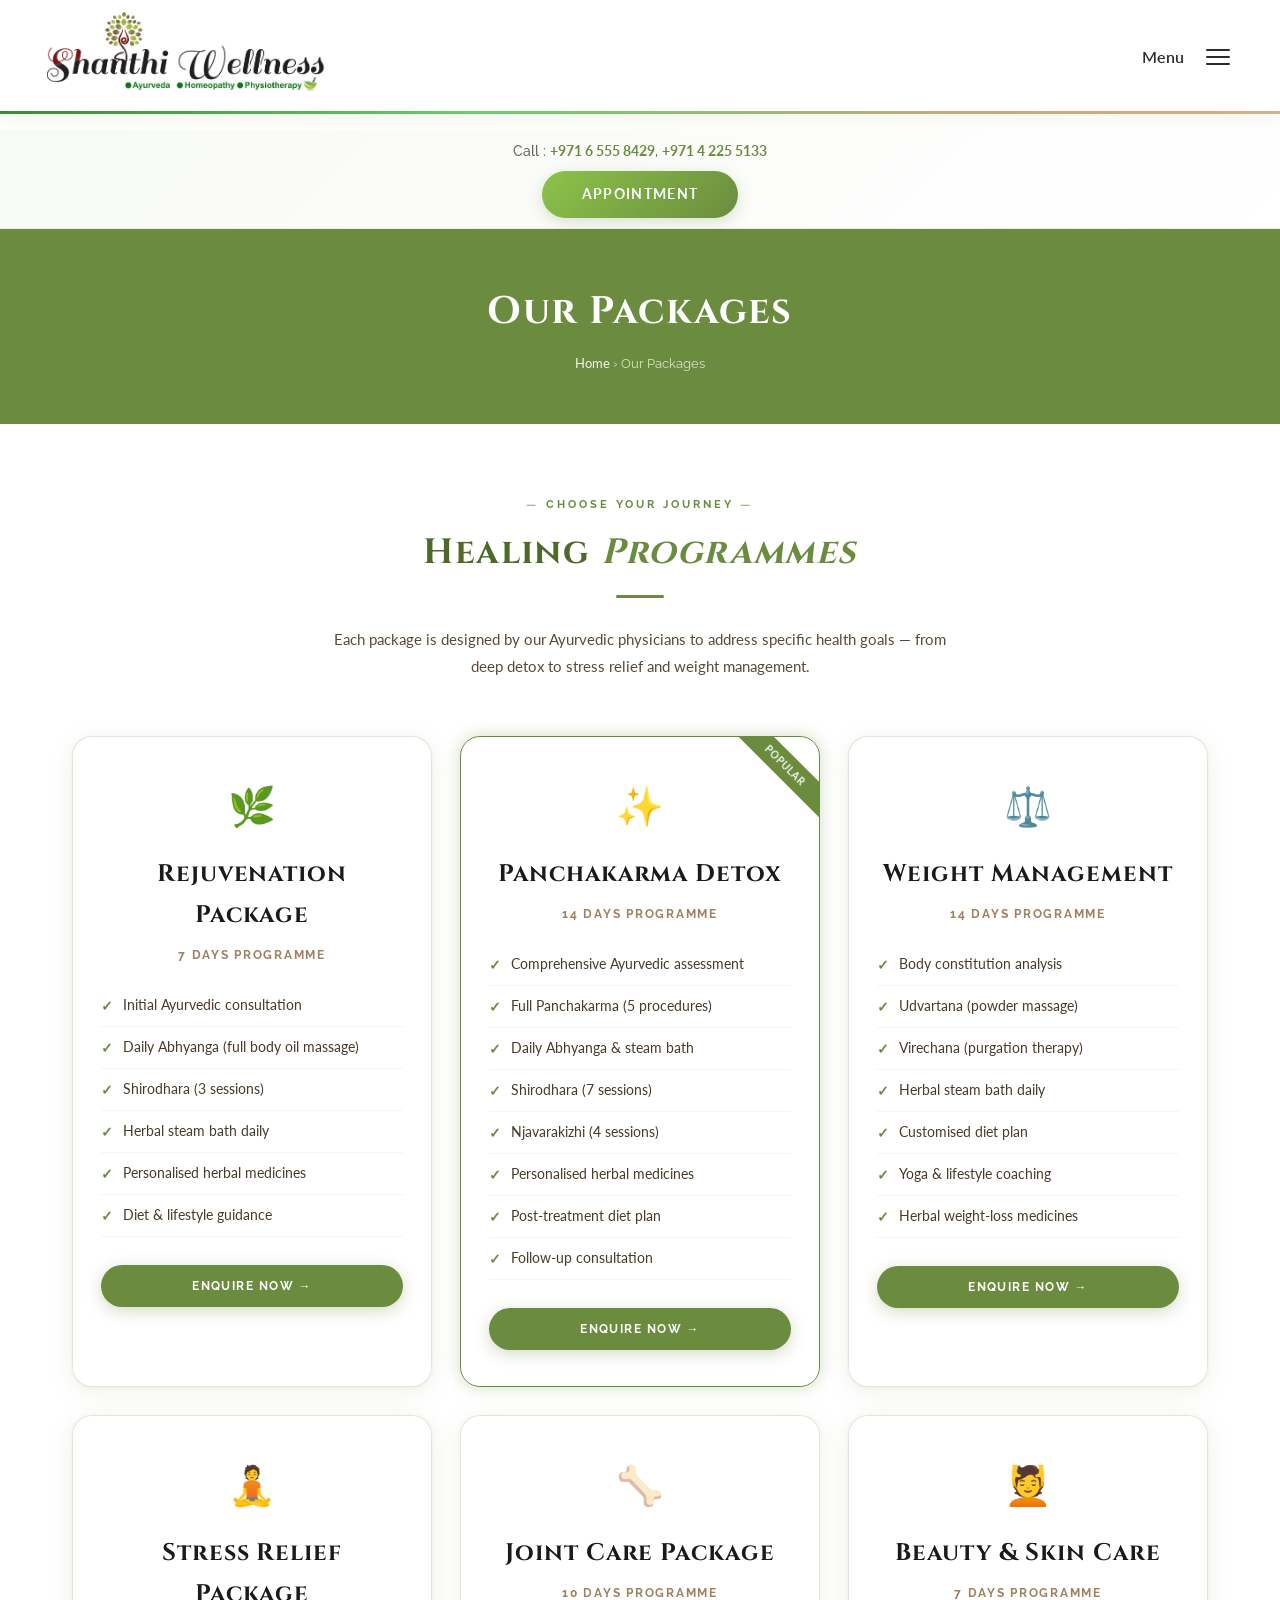
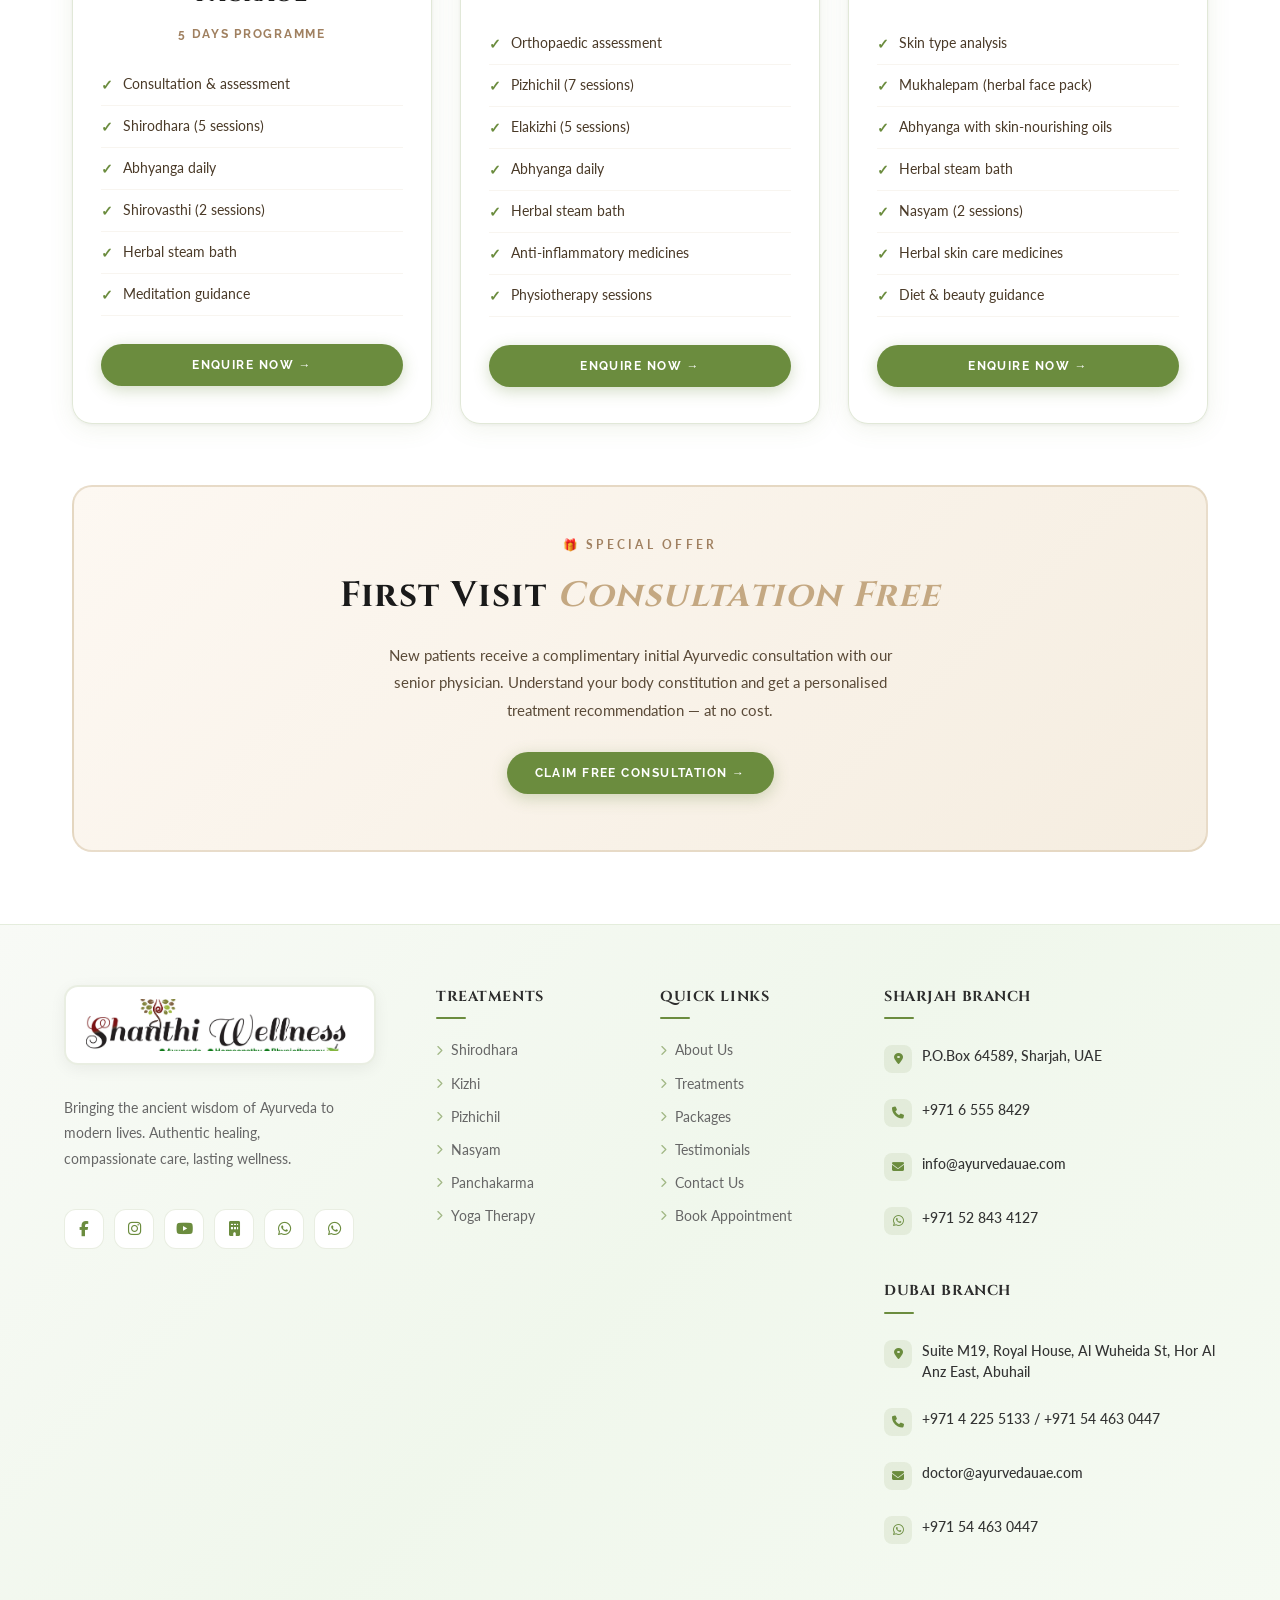
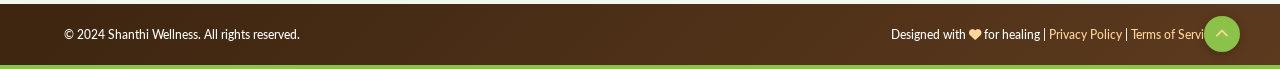
<file: packages.html>
﻿<!DOCTYPE html>
<html lang="en">
<head>
  <meta charset="UTF-8"/><meta name="viewport" content="width=device-width,initial-scale=1.0"/>
  <title>Packages & Offers — Shanthi Wellness</title>
  <link rel="preconnect" href="https://fonts.googleapis.com"/>
  <link rel="preconnect" href="https://fonts.gstatic.com" crossorigin/>
  <link href="https://fonts.googleapis.com/css2?family=Cinzel:wght@400;600;700&family=Raleway:wght@300;400;500;600;700&family=Lato:ital,wght@0,300;0,400;0,700;1,300&display=swap" rel="stylesheet"/>
  <link rel="stylesheet" href="https://cdnjs.cloudflare.com/ajax/libs/font-awesome/6.4.0/css/all.min.css"/>
  <link rel="stylesheet" href="styles.css"/>
  <link rel="stylesheet" href="page-styles.css"/>
  <link rel="stylesheet" href="responsive.css"/>
</head>
<body>

<style>
body{background:#ffffff !important;background-image:none !important;background-attachment:scroll !important;color:#333333 !important;}
.page-content{background:#ffffff !important;}
.top-bar{background:linear-gradient(135deg,#f8faf6,#ffffff);padding:10px 0;text-align:center;border-bottom:1px solid rgba(107,140,62,0.1);position:relative;z-index:1002;}
.top-bar .container{display:flex;flex-direction:column;align-items:center;gap:8px;max-width:1200px;margin:0 auto;padding:0 24px;}
.top-bar-call{font-family:'Raleway',sans-serif;font-size:0.85rem;color:#666;font-weight:500;}
.top-bar-call a{color:#6B8C3E;text-decoration:none;font-weight:700;}
.top-bar-btn{display:inline-block;padding:12px 40px;background:linear-gradient(135deg,#8bc34a,#6B8C3E);color:#fff;border-radius:50px;font-family:'Raleway',sans-serif;font-weight:700;font-size:0.85rem;letter-spacing:0.1em;text-transform:uppercase;text-decoration:none;box-shadow:0 4px 16px rgba(107,140,62,0.25);transition:all 0.3s;}
.top-bar-btn:hover{transform:translateY(-2px);box-shadow:0 6px 24px rgba(107,140,62,0.35);}
.navbar{position:sticky;top:0;left:0;right:0;z-index:1001;background:rgba(255,255,255,0.98);backdrop-filter:blur(12px);-webkit-backdrop-filter:blur(12px);box-shadow:0 1px 0 rgba(0,0,0,0.04);transition:all 0.4s ease;border-bottom:3px solid #6B8C3E;}
.navbar.scrolled{box-shadow:0 4px 30px rgba(0,0,0,0.08);background:#fff;}
.nav-inner{display:flex;align-items:center;justify-content:space-between;max-width:1280px;margin:0 auto;padding:12px 40px;}
.nav-logo{display:flex;align-items:center;text-decoration:none;}
.nav-logo img{height:auto;width:clamp(180px,30vw,300px);object-fit:contain;display:block;}
.nav-right{display:flex;align-items:center;gap:12px;font-family:'Raleway',sans-serif;font-size:1rem;font-weight:600;color:#2c2c2c;}
.nav-hamburger{display:flex;flex-direction:column;justify-content:center;gap:5px;width:44px;height:44px;border-radius:10px;border:none;background:transparent;cursor:pointer;padding:10px;}
.nav-hamburger span{display:block;width:100%;height:2px;background:#2c2c2c;border-radius:2px;transition:all 0.35s;}
.nav-hamburger.open span:nth-child(1){transform:translateY(7px) rotate(45deg);}
.nav-hamburger.open span:nth-child(2){opacity:0;}
.nav-hamburger.open span:nth-child(3){transform:translateY(-7px) rotate(-45deg);}
.mobile-menu{position:fixed;inset:0;z-index:1100;display:flex;flex-direction:column;background:#ffffff;opacity:0;pointer-events:none;transform:translateX(100%);transition:opacity 0.3s ease,transform 0.3s ease;}
.mobile-menu.open{opacity:1;pointer-events:all;transform:translateX(0);}
.mobile-menu-head{display:flex;align-items:center;justify-content:space-between;padding:20px 24px;border-bottom:1px solid rgba(0,0,0,0.06);}
.mobile-menu-head img{height:52px;width:auto;}
.mobile-menu-close{width:44px;height:44px;border-radius:50%;background:rgba(0,0,0,0.04);border:1px solid rgba(0,0,0,0.1);color:#2c2c2c;font-size:1.1rem;display:flex;align-items:center;justify-content:center;cursor:pointer;}
.mobile-menu-links{flex:1;display:flex;flex-direction:column;justify-content:flex-start;padding:16px 20px;gap:0;overflow-y:auto;}
.mobile-nav-link{display:flex;align-items:center;gap:14px;padding:12px 8px;font-family:'Cinzel',serif;font-size:0.9rem;font-weight:600;color:#333;text-decoration:none;border-bottom:1px solid rgba(0,0,0,0.06);}
.mobile-nav-link i{width:24px;height:24px;border-radius:6px;background:rgba(107,140,62,0.1);display:flex;align-items:center;justify-content:center;font-size:0.7rem;color:#6B8C3E;}
.mobile-menu-footer{padding:16px 20px;border-top:1px solid rgba(0,0,0,0.06);}
.mobile-menu-cta{display:block;text-align:center;background:#6B8C3E;color:#fff;padding:14px;border-radius:50px;font-family:'Raleway',sans-serif;font-weight:700;font-size:0.85rem;letter-spacing:0.1em;text-transform:uppercase;text-decoration:none;}
@media(max-width:900px){.nav-inner{padding:10px 24px;}.nav-logo img{width:clamp(160px,28vw,220px);}}
@media(max-width:560px){.nav-logo img{width:clamp(140px,40vw,200px);}.mobile-nav-link{font-size:0.85rem;padding:11px 6px;}.mobile-menu-links{padding:12px 16px;}}
</style>

<div class="top-bar">
  <div class="container">
    <div class="top-bar-call">Call : <a href="tel:+97165558429">+971 6 555 8429</a>, <a href="tel:+97142255133">+971 4 225 5133</a></div>
    <a href="index.html#appointment" class="top-bar-btn">Appointment</a>
  </div>
</div>

<nav class="navbar" id="navbar">
  <div class="nav-inner">
    <a href="index.html" class="nav-logo">
      <img src="logo.png" alt="Shanthi Wellness"/>
    </a>
    <div class="nav-right">
      <span>Menu</span>
      <button class="nav-hamburger" id="navHamburger" aria-label="Open menu">
        <span></span><span></span><span></span>
      </button>
    </div>
  </div>
</nav>
<div class="mobile-menu" id="mobileMenu">
  <div class="mobile-menu-head">
    <img src="logo.png" alt="Shanthi Wellness"/>
    <button class="mobile-menu-close" id="mobileMenuClose" aria-label="Close"><i class="fas fa-times"></i></button>
  </div>
  <nav class="mobile-menu-links">
    <a href="index.html" class="mobile-nav-link"><i class="fas fa-home"></i>Home</a>
    <a href="about.html" class="mobile-nav-link"><i class="fas fa-leaf"></i>About Us</a>
    <a href="ayurveda.html" class="mobile-nav-link"><i class="fas fa-mortar-pestle"></i>Ayurveda</a>
    <a href="physiotherapy.html" class="mobile-nav-link"><i class="fas fa-hand-holding-medical"></i>Physiotherapy</a>
    <a href="treatments.html" class="mobile-nav-link"><i class="fas fa-spa"></i>Treatments</a>
    <a href="packages.html" class="mobile-nav-link"><i class="fas fa-box-open"></i>Our Packages</a>
    <a href="testimonials.html" class="mobile-nav-link"><i class="fas fa-quote-left"></i>Testimonials</a>
    <a href="index.html#appointment" class="mobile-nav-link"><i class="fas fa-calendar-check"></i>Make an Appointment</a>
    <a href="faqs.html" class="mobile-nav-link"><i class="fas fa-question-circle"></i>FAQs</a>
    <a href="contact.html" class="mobile-nav-link"><i class="fas fa-envelope"></i>Contact Us</a>
  </nav>
  <div class="mobile-menu-footer">
    <a href="index.html#appointment" class="mobile-menu-cta">Book Your Appointment</a>
  </div>
</div>

<script>
(function(){
  var hamburger = document.getElementById('navHamburger');
  var mobileMenu = document.getElementById('mobileMenu');
  var closeBtn = document.getElementById('mobileMenuClose');
  function openMenu(){ mobileMenu.classList.add('open'); hamburger.classList.add('open'); document.body.style.overflow='hidden'; }
  function closeMenu(){ mobileMenu.classList.remove('open'); hamburger.classList.remove('open'); document.body.style.overflow=''; }
  hamburger.addEventListener('click', openMenu);
  closeBtn.addEventListener('click', closeMenu);
  document.querySelectorAll('.mobile-nav-link,.mobile-menu-cta').forEach(function(a){ a.addEventListener('click', closeMenu); });
})();
</script>

<!-- PAGE BANNER -->
<style>
.page-banner{position:relative !important;width:100% !important;overflow:hidden !important;padding:0 !important;background:#6B8C3E !important;display:block !important;visibility:visible !important;opacity:1 !important;min-height:100px !important;}
.page-banner-inner{padding:50px 32px !important;text-align:center !important;background:#6B8C3E !important;}
.page-banner-content h1{font-family:'Cinzel',serif !important;font-size:clamp(1.5rem,4vw,2.4rem) !important;color:#fff !important;margin-bottom:8px !important;letter-spacing:0.04em !important;}
.page-banner-breadcrumb{font-family:'Raleway',sans-serif;font-size:0.8rem;color:rgba(255,255,255,0.75);}
.page-banner-breadcrumb a{color:rgba(255,255,255,0.9);text-decoration:none;}
.page-banner-breadcrumb a:hover{color:#fff;}
@media(max-width:768px){.page-banner-inner{padding:35px 16px;}.page-banner-content h1{font-size:clamp(1.2rem,4vw,1.8rem);}}
</style>

<section class="page-banner">
  <div class="page-banner-inner">
    <div class="page-banner-content">
      <h1>Our Packages</h1>
      <div class="page-banner-breadcrumb"><a href="index.html">Home</a> › Our Packages</div>
    </div>
  </div>
</section>

<div class="page-content">

  <div style="text-align:center;margin-bottom:56px">
    <p class="pg-section-eyebrow">Choose Your Journey</p>
    <h2 class="pg-section-title">Healing <em>Programmes</em></h2>
    <div class="gold-line"></div>
    <p class="pg-section-sub" style="margin:0 auto">Each package is designed by our Ayurvedic physicians to address specific health goals — from deep detox to stress relief and weight management.</p>
  </div>

  <div class="package-cards">

    <div class="package-card">
      <div class="package-icon">🌿</div>
      <h3 class="package-name">Rejuvenation Package</h3>
      <p class="package-duration">7 Days Programme</p>
      <ul class="package-features">
        <li>Initial Ayurvedic consultation</li>
        <li>Daily Abhyanga (full body oil massage)</li>
        <li>Shirodhara (3 sessions)</li>
        <li>Herbal steam bath daily</li>
        <li>Personalised herbal medicines</li>
        <li>Diet & lifestyle guidance</li>
      </ul>
      <a href="index.html#appointment" class="btn-book" style="display:block;text-align:center">Enquire Now →</a>
    </div>

    <div class="package-card featured">
      <div class="package-icon">✨</div>
      <h3 class="package-name">Panchakarma Detox</h3>
      <p class="package-duration">14 Days Programme</p>
      <ul class="package-features">
        <li>Comprehensive Ayurvedic assessment</li>
        <li>Full Panchakarma (5 procedures)</li>
        <li>Daily Abhyanga & steam bath</li>
        <li>Shirodhara (7 sessions)</li>
        <li>Njavarakizhi (4 sessions)</li>
        <li>Personalised herbal medicines</li>
        <li>Post-treatment diet plan</li>
        <li>Follow-up consultation</li>
      </ul>
      <a href="index.html#appointment" class="btn-book" style="display:block;text-align:center">Enquire Now →</a>
    </div>

    <div class="package-card">
      <div class="package-icon">⚖️</div>
      <h3 class="package-name">Weight Management</h3>
      <p class="package-duration">14 Days Programme</p>
      <ul class="package-features">
        <li>Body constitution analysis</li>
        <li>Udvartana (powder massage)</li>
        <li>Virechana (purgation therapy)</li>
        <li>Herbal steam bath daily</li>
        <li>Customised diet plan</li>
        <li>Yoga & lifestyle coaching</li>
        <li>Herbal weight-loss medicines</li>
      </ul>
      <a href="index.html#appointment" class="btn-book" style="display:block;text-align:center">Enquire Now →</a>
    </div>

    <div class="package-card">
      <div class="package-icon">🧘</div>
      <h3 class="package-name">Stress Relief Package</h3>
      <p class="package-duration">5 Days Programme</p>
      <ul class="package-features">
        <li>Consultation & assessment</li>
        <li>Shirodhara (5 sessions)</li>
        <li>Abhyanga daily</li>
        <li>Shirovasthi (2 sessions)</li>
        <li>Herbal steam bath</li>
        <li>Meditation guidance</li>
      </ul>
      <a href="index.html#appointment" class="btn-book" style="display:block;text-align:center">Enquire Now →</a>
    </div>

    <div class="package-card">
      <div class="package-icon">🦴</div>
      <h3 class="package-name">Joint Care Package</h3>
      <p class="package-duration">10 Days Programme</p>
      <ul class="package-features">
        <li>Orthopaedic assessment</li>
        <li>Pizhichil (7 sessions)</li>
        <li>Elakizhi (5 sessions)</li>
        <li>Abhyanga daily</li>
        <li>Herbal steam bath</li>
        <li>Anti-inflammatory medicines</li>
        <li>Physiotherapy sessions</li>
      </ul>
      <a href="index.html#appointment" class="btn-book" style="display:block;text-align:center">Enquire Now →</a>
    </div>

    <div class="package-card">
      <div class="package-icon">💆</div>
      <h3 class="package-name">Beauty & Skin Care</h3>
      <p class="package-duration">7 Days Programme</p>
      <ul class="package-features">
        <li>Skin type analysis</li>
        <li>Mukhalepam (herbal face pack)</li>
        <li>Abhyanga with skin-nourishing oils</li>
        <li>Herbal steam bath</li>
        <li>Nasyam (2 sessions)</li>
        <li>Herbal skin care medicines</li>
        <li>Diet & beauty guidance</li>
      </ul>
      <a href="index.html#appointment" class="btn-book" style="display:block;text-align:center">Enquire Now →</a>
    </div>

  </div>

  <!-- Special Offers Banner -->
  <div style="margin-top:60px;background:linear-gradient(135deg,#fdf8f2,#f5ede0);border:2px solid rgba(196,168,130,0.35);border-radius:20px;padding:48px 40px;text-align:center">
    <p style="font-size:0.72rem;font-weight:700;letter-spacing:0.28em;text-transform:uppercase;color:#A08060;margin-bottom:12px">🎁 Special Offer</p>
    <h2 style="font-family:'Cormorant Garamond',serif;font-size:clamp(1.6rem,3vw,2.2rem);font-weight:700;color:#1a1a1a;margin-bottom:16px">First Visit <em style="color:#C4A882">Consultation Free</em></h2>
    <p style="font-size:0.95rem;color:#5a4a38;max-width:520px;margin:0 auto 28px;line-height:1.8">New patients receive a complimentary initial Ayurvedic consultation with our senior physician. Understand your body constitution and get a personalised treatment recommendation — at no cost.</p>
    <a href="index.html#appointment" class="btn-book" style="font-size:0.95rem;padding:14px 36px">Claim Free Consultation →</a>
  </div>

</div>


<style>
.footer{background:#fff !important;padding:0 !important;color:#333 !important;border-top:none !important;}
.footer::before{display:none !important;content:none !important;}
.footer::after{display:none !important;content:none !important;}
.footer-main{position:relative !important;z-index:auto !important;padding:60px 0 40px !important;background:linear-gradient(135deg,#f8faf6 0%,#f0f7ec 50%,#f5faf2 100%) !important;border-top:1px solid rgba(107,140,62,0.1) !important;}
.footer-locations{padding:60px 0 40px;border-bottom:1px solid rgba(0,0,0,0.08)}
.footer-grid{display:grid !important;grid-template-columns:1.8fr 1fr 1fr 1.8fr !important;gap:40px !important;}
.footer-brand{padding-right:20px}
.footer-brand img{height:80px;margin-bottom:16px;background:#fff;padding:12px 20px;border-radius:14px;border:2px solid rgba(107,140,62,0.15);box-shadow:0 4px 16px rgba(0,0,0,0.06);}
.footer-brand p{font-family:'Raleway',sans-serif;font-size:0.88rem;line-height:1.8;color:#666 !important;margin-bottom:24px;max-width:280px}
.footer-social{display:flex;gap:10px}
.footer-social a{width:40px;height:40px;border-radius:12px;background:#fff !important;border:1px solid rgba(107,140,62,0.15) !important;display:flex;align-items:center;justify-content:center;color:#6B8C3E !important;font-size:0.95rem;transition:all 0.3s;text-decoration:none;}
.footer-social a:hover{background:#6B8C3E !important;color:#fff !important;border-color:#6B8C3E !important;transform:translateY(-3px);}
.footer-col h4{font-family:'Cinzel',serif;font-size:0.9rem;color:#2c2c2c !important;margin-bottom:20px;letter-spacing:0.08em;font-weight:700;text-transform:uppercase;position:relative;padding-bottom:10px;border-bottom:none !important;}
.footer-col h4::after{content:'';position:absolute;bottom:0;left:0;width:30px;height:2px;background:#6B8C3E;border-radius:2px}
.footer-col ul{list-style:none;padding:0;margin:0;}
.footer-col ul li{margin-bottom:10px}
.footer-col ul li a{font-family:'Raleway',sans-serif;font-size:0.85rem;color:#666 !important;text-decoration:none;transition:all 0.3s;display:flex;align-items:center;gap:8px}
.footer-col ul li a:hover{color:#6B8C3E !important;transform:translateX(4px)}
.footer-col ul li a i{font-size:0.65rem;color:#6B8C3E;opacity:0.6}
.footer-contact-item{display:flex;align-items:flex-start;gap:10px;margin-bottom:14px;padding:6px 0}
.footer-contact-item i{width:28px;height:28px;border-radius:8px;background:rgba(107,140,62,0.1) !important;display:flex;align-items:center;justify-content:center;color:#6B8C3E !important;font-size:0.75rem;flex-shrink:0;}
.footer-contact-item span{font-family:'Raleway',sans-serif;font-size:0.88rem;color:#333 !important;line-height:1.5;font-weight:500}
.footer-bottom{padding:20px 0 !important;background:linear-gradient(135deg,#3d2510,#5c3a1e) !important;border-bottom:4px solid #8bc34a !important;border-top:none !important;width:100%;}
.footer-bottom p{font-family:'Raleway',sans-serif;font-size:0.82rem;color:#fff !important;font-weight:500}
.footer-bottom a{color:#ffd699 !important;transition:color 0.3s;text-decoration:none;}
.footer-bottom a:hover{color:#fff !important}
.footer-top-arrow{position:absolute;right:0;top:50%;transform:translateY(-50%);width:36px;height:36px;border-radius:50%;background:#8bc34a !important;color:#fff !important;display:flex;align-items:center;justify-content:center;font-size:0.85rem;text-decoration:none;transition:all 0.3s;box-shadow:0 2px 10px rgba(0,0,0,0.2);}
.footer-top-arrow:hover{background:#6B8C3E !important;transform:translateY(-50%) translateY(-3px);}
@media(max-width:768px){.footer-grid{grid-template-columns:1fr !important;gap:32px !important;}.maps-grid{grid-template-columns:1fr;}}
</style>

<footer class="footer">
  <div class="footer-main">
    <div style="max-width:1200px;margin:0 auto;padding:0 24px;">
      <div class="footer-grid">
        <div class="footer-brand">
          <img src="logo.png" alt="Shanthi Wellness">
          <p>Bringing the ancient wisdom of Ayurveda to modern lives. Authentic healing, compassionate care, lasting wellness.</p>
          <div class="footer-social">
            <a href="#" aria-label="Facebook"><i class="fab fa-facebook-f"></i></a>
            <a href="#" aria-label="Instagram"><i class="fab fa-instagram"></i></a>
            <a href="#" aria-label="YouTube"><i class="fab fa-youtube"></i></a>
            <a href="https://www.vayalarikam.com/" target="_blank" aria-label="Our Branch"><i class="fas fa-building"></i></a>
            <a href="https://wa.me/971528434127" target="_blank" aria-label="WhatsApp Sharjah"><i class="fab fa-whatsapp"></i></a>
            <a href="https://wa.me/971544630447" target="_blank" aria-label="WhatsApp Dubai"><i class="fab fa-whatsapp"></i></a>
          </div>
        </div>
        <div class="footer-col">
          <h4>Treatments</h4>
          <ul>
            <li><a href="treatments.html"><i class="fas fa-chevron-right"></i> Shirodhara</a></li>
            <li><a href="treatments.html"><i class="fas fa-chevron-right"></i> Kizhi</a></li>
            <li><a href="treatments.html"><i class="fas fa-chevron-right"></i> Pizhichil</a></li>
            <li><a href="treatments.html"><i class="fas fa-chevron-right"></i> Nasyam</a></li>
            <li><a href="treatments.html"><i class="fas fa-chevron-right"></i> Panchakarma</a></li>
            <li><a href="treatments.html"><i class="fas fa-chevron-right"></i> Yoga Therapy</a></li>
          </ul>
        </div>
        <div class="footer-col">
          <h4>Quick Links</h4>
          <ul>
            <li><a href="about.html"><i class="fas fa-chevron-right"></i> About Us</a></li>
            <li><a href="treatments.html"><i class="fas fa-chevron-right"></i> Treatments</a></li>
            <li><a href="packages.html"><i class="fas fa-chevron-right"></i> Packages</a></li>
            <li><a href="testimonials.html"><i class="fas fa-chevron-right"></i> Testimonials</a></li>
            <li><a href="contact.html"><i class="fas fa-chevron-right"></i> Contact Us</a></li>
            <li><a href="index.html#appointment"><i class="fas fa-chevron-right"></i> Book Appointment</a></li>
          </ul>
        </div>
        <div class="footer-col">
          <h4>Sharjah Branch</h4>
          <div class="footer-contact-item"><i class="fas fa-map-marker-alt"></i><span>P.O.Box 64589, Sharjah, UAE</span></div>
          <div class="footer-contact-item"><i class="fas fa-phone"></i><span>+971 6 555 8429</span></div>
          <div class="footer-contact-item"><i class="fas fa-envelope"></i><span>info@ayurvedauae.com</span></div>
          <div class="footer-contact-item"><i class="fab fa-whatsapp"></i><span>+971 52 843 4127</span></div>
          <h4 style="margin-top:24px;">Dubai Branch</h4>
          <div class="footer-contact-item"><i class="fas fa-map-marker-alt"></i><span>Suite M19, Royal House, Al Wuheida St, Hor Al Anz East, Abuhail</span></div>
          <div class="footer-contact-item"><i class="fas fa-phone"></i><span>+971 4 225 5133 / +971 54 463 0447</span></div>
          <div class="footer-contact-item"><i class="fas fa-envelope"></i><span>doctor@ayurvedauae.com</span></div>
          <div class="footer-contact-item"><i class="fab fa-whatsapp"></i><span>+971 54 463 0447</span></div>
        </div>
      </div>
    </div>
  </div>
  <div class="footer-bottom">
    <div style="max-width:1200px;margin:0 auto;padding:0 24px;display:flex;align-items:center;justify-content:space-between;flex-wrap:wrap;gap:12px;position:relative;">
      <p>&copy; 2024 Shanthi Wellness. All rights reserved.</p>
      <p>Designed with <i class="fas fa-heart" style="color:#ffd699"></i> for healing | <a href="#">Privacy Policy</a> | <a href="#">Terms of Service</a></p>
      <a href="#" class="footer-top-arrow" aria-label="Back to top" onclick="window.scrollTo({top:0,behavior:'smooth'});return false;"><i class="fas fa-chevron-up"></i></a>
    </div>
  </div>
</footer>

<script src="script.js"></script>
</body>
</html>
</file>
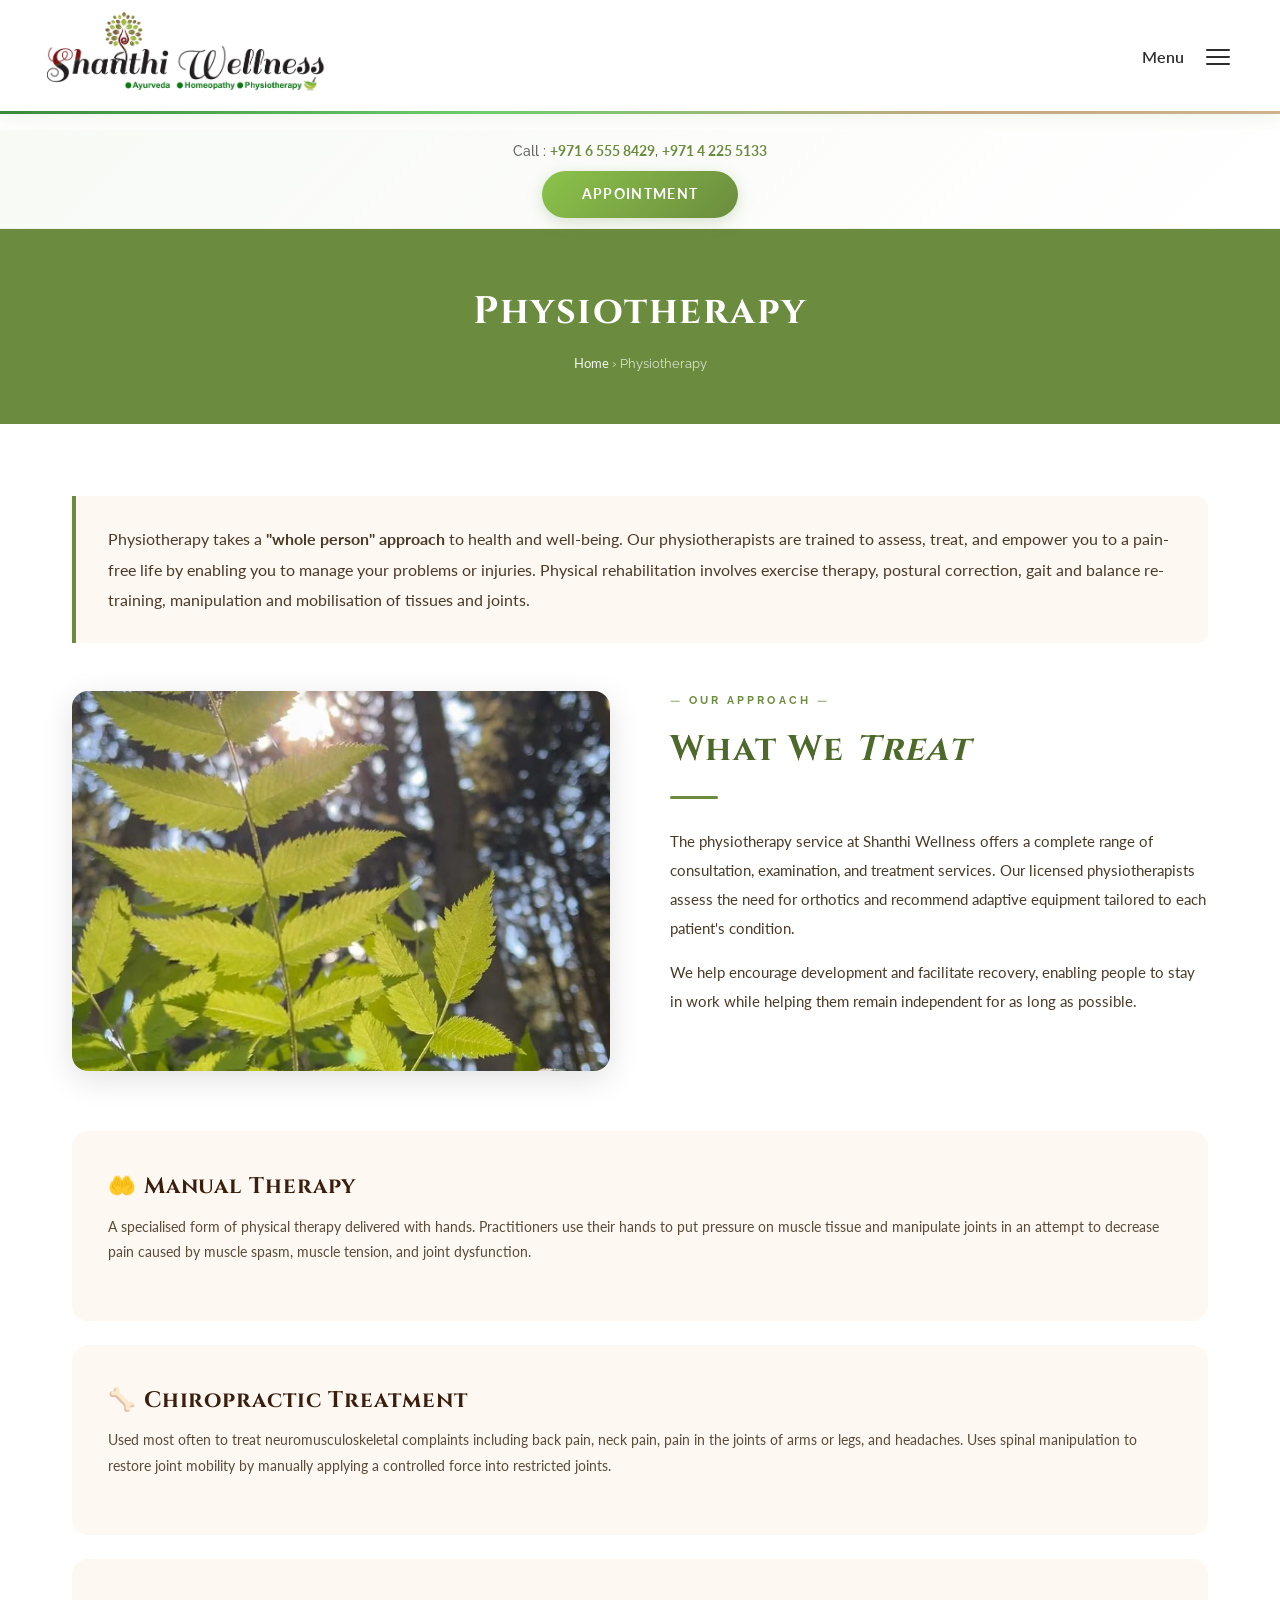
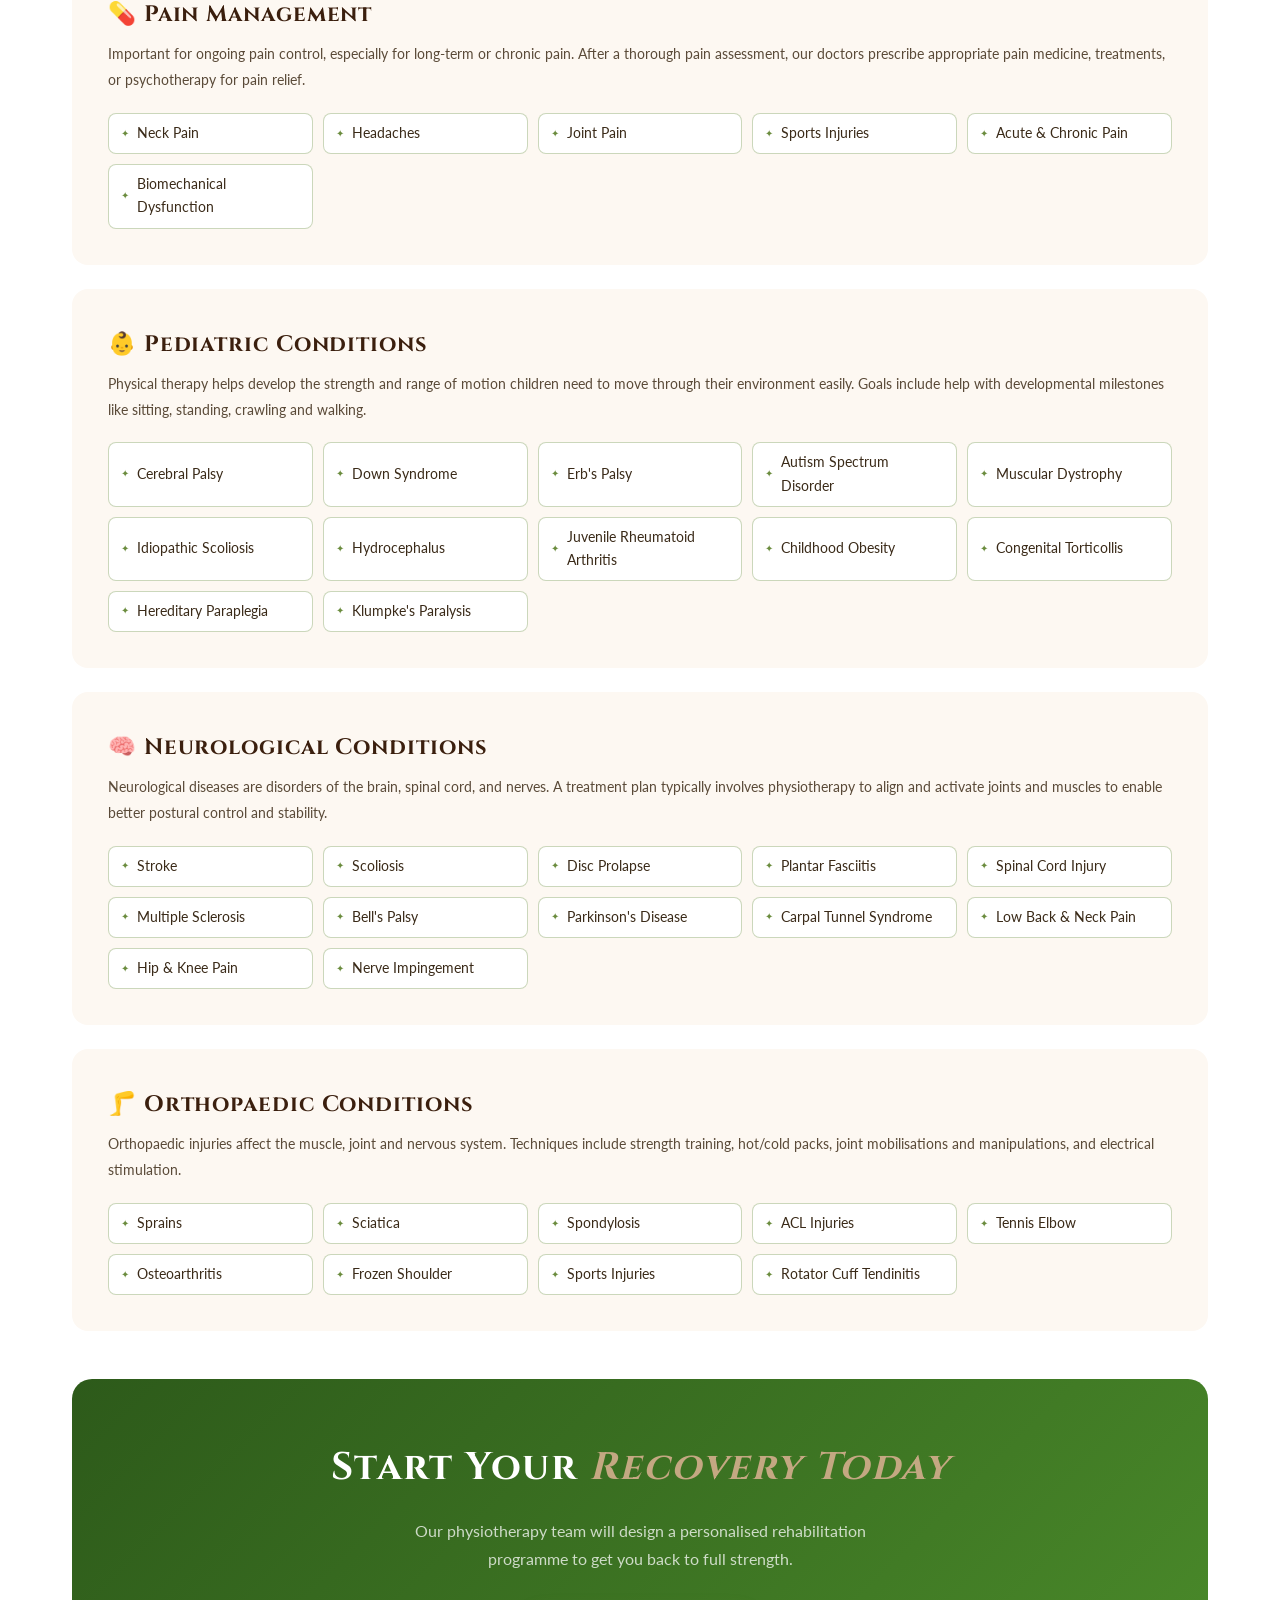
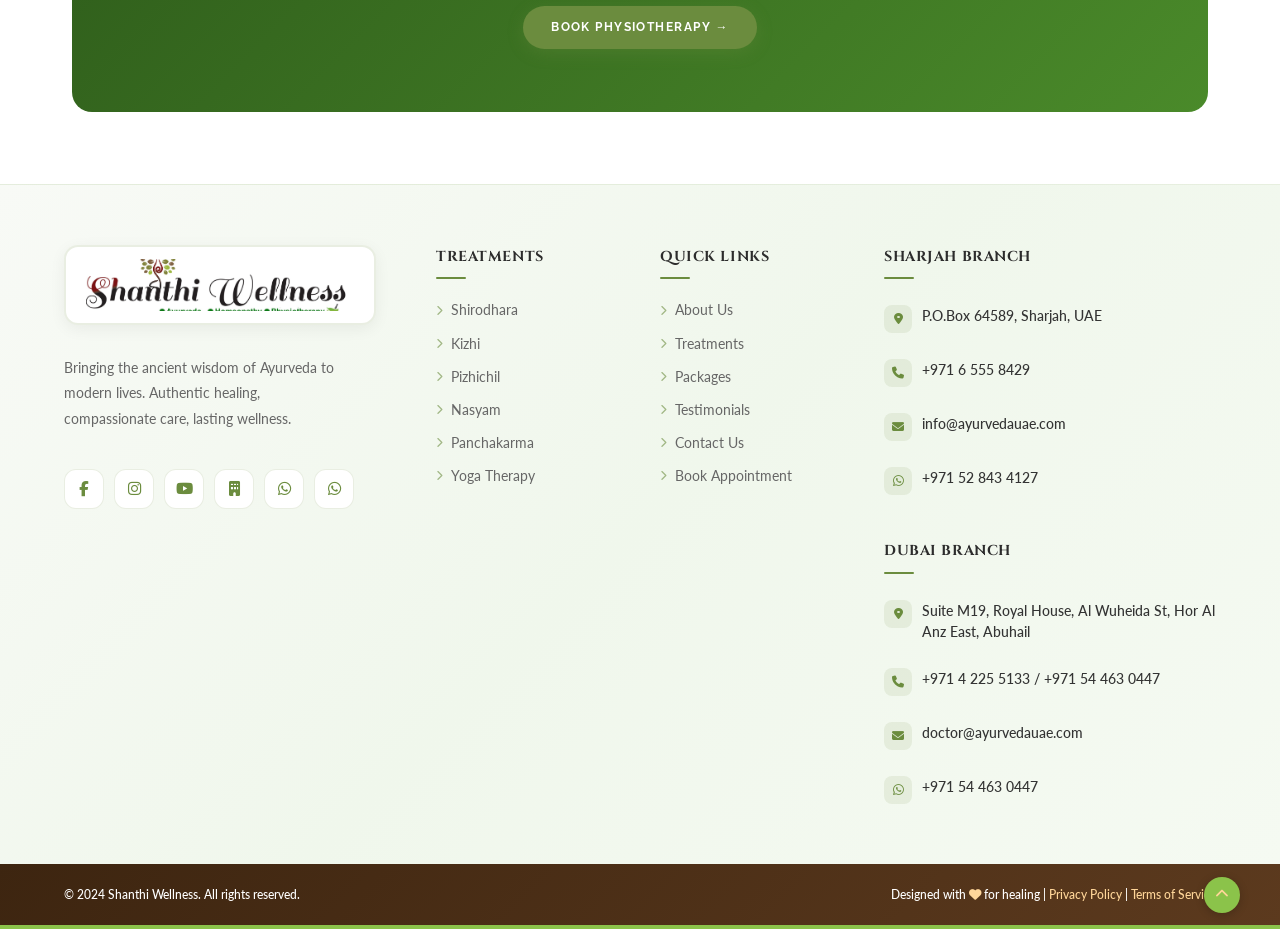
<file: physiotherapy.html>
﻿<!DOCTYPE html>
<html lang="en">
<head>
  <meta charset="UTF-8"/><meta name="viewport" content="width=device-width,initial-scale=1.0"/>
  <title>Physiotherapy — Shanthi Wellness</title>
  <link rel="preconnect" href="https://fonts.googleapis.com"/>
  <link rel="preconnect" href="https://fonts.gstatic.com" crossorigin/>
  <link href="https://fonts.googleapis.com/css2?family=Cinzel:wght@400;600;700&family=Raleway:wght@300;400;500;600;700&family=Lato:ital,wght@0,300;0,400;0,700;1,300&display=swap" rel="stylesheet"/>
  <link rel="stylesheet" href="https://cdnjs.cloudflare.com/ajax/libs/font-awesome/6.4.0/css/all.min.css"/>
  <link rel="stylesheet" href="styles.css"/>
  <link rel="stylesheet" href="page-styles.css"/>
  <link rel="stylesheet" href="responsive.css"/>
</head>
<body>

<style>
body{background:#ffffff !important;background-image:none !important;background-attachment:scroll !important;color:#333333 !important;}
.page-content{background:#ffffff !important;}
.top-bar{background:linear-gradient(135deg,#f8faf6,#ffffff);padding:10px 0;text-align:center;border-bottom:1px solid rgba(107,140,62,0.1);position:relative;z-index:1002;}
.top-bar .container{display:flex;flex-direction:column;align-items:center;gap:8px;max-width:1200px;margin:0 auto;padding:0 24px;}
.top-bar-call{font-family:'Raleway',sans-serif;font-size:0.85rem;color:#666;font-weight:500;}
.top-bar-call a{color:#6B8C3E;text-decoration:none;font-weight:700;}
.top-bar-btn{display:inline-block;padding:12px 40px;background:linear-gradient(135deg,#8bc34a,#6B8C3E);color:#fff;border-radius:50px;font-family:'Raleway',sans-serif;font-weight:700;font-size:0.85rem;letter-spacing:0.1em;text-transform:uppercase;text-decoration:none;box-shadow:0 4px 16px rgba(107,140,62,0.25);transition:all 0.3s;}
.top-bar-btn:hover{transform:translateY(-2px);box-shadow:0 6px 24px rgba(107,140,62,0.35);}
.navbar{position:sticky;top:0;left:0;right:0;z-index:1001;background:rgba(255,255,255,0.98);backdrop-filter:blur(12px);-webkit-backdrop-filter:blur(12px);box-shadow:0 1px 0 rgba(0,0,0,0.04);transition:all 0.4s ease;border-bottom:3px solid #6B8C3E;}
.navbar.scrolled{box-shadow:0 4px 30px rgba(0,0,0,0.08);background:#fff;}
.nav-inner{display:flex;align-items:center;justify-content:space-between;max-width:1280px;margin:0 auto;padding:12px 40px;}
.nav-logo{display:flex;align-items:center;text-decoration:none;}
.nav-logo img{height:auto;width:clamp(180px,30vw,300px);object-fit:contain;display:block;}
.nav-right{display:flex;align-items:center;gap:12px;font-family:'Raleway',sans-serif;font-size:1rem;font-weight:600;color:#2c2c2c;}
.nav-hamburger{display:flex;flex-direction:column;justify-content:center;gap:5px;width:44px;height:44px;border-radius:10px;border:none;background:transparent;cursor:pointer;padding:10px;}
.nav-hamburger span{display:block;width:100%;height:2px;background:#2c2c2c;border-radius:2px;transition:all 0.35s;}
.nav-hamburger.open span:nth-child(1){transform:translateY(7px) rotate(45deg);}
.nav-hamburger.open span:nth-child(2){opacity:0;}
.nav-hamburger.open span:nth-child(3){transform:translateY(-7px) rotate(-45deg);}
.mobile-menu{position:fixed;inset:0;z-index:1100;display:flex;flex-direction:column;background:#ffffff;opacity:0;pointer-events:none;transform:translateX(100%);transition:opacity 0.3s ease,transform 0.3s ease;}
.mobile-menu.open{opacity:1;pointer-events:all;transform:translateX(0);}
.mobile-menu-head{display:flex;align-items:center;justify-content:space-between;padding:20px 24px;border-bottom:1px solid rgba(0,0,0,0.06);}
.mobile-menu-head img{height:52px;width:auto;}
.mobile-menu-close{width:44px;height:44px;border-radius:50%;background:rgba(0,0,0,0.04);border:1px solid rgba(0,0,0,0.1);color:#2c2c2c;font-size:1.1rem;display:flex;align-items:center;justify-content:center;cursor:pointer;}
.mobile-menu-links{flex:1;display:flex;flex-direction:column;justify-content:flex-start;padding:16px 20px;gap:0;overflow-y:auto;}
.mobile-nav-link{display:flex;align-items:center;gap:14px;padding:12px 8px;font-family:'Cinzel',serif;font-size:0.9rem;font-weight:600;color:#333;text-decoration:none;border-bottom:1px solid rgba(0,0,0,0.06);}
.mobile-nav-link i{width:24px;height:24px;border-radius:6px;background:rgba(107,140,62,0.1);display:flex;align-items:center;justify-content:center;font-size:0.7rem;color:#6B8C3E;}
.mobile-menu-footer{padding:16px 20px;border-top:1px solid rgba(0,0,0,0.06);}
.mobile-menu-cta{display:block;text-align:center;background:#6B8C3E;color:#fff;padding:14px;border-radius:50px;font-family:'Raleway',sans-serif;font-weight:700;font-size:0.85rem;letter-spacing:0.1em;text-transform:uppercase;text-decoration:none;}
@media(max-width:900px){.nav-inner{padding:10px 24px;}.nav-logo img{width:clamp(160px,28vw,220px);}}
@media(max-width:560px){.nav-logo img{width:clamp(140px,40vw,200px);}.mobile-nav-link{font-size:0.85rem;padding:11px 6px;}.mobile-menu-links{padding:12px 16px;}}
</style>

<div class="top-bar">
  <div class="container">
    <div class="top-bar-call">Call : <a href="tel:+97165558429">+971 6 555 8429</a>, <a href="tel:+97142255133">+971 4 225 5133</a></div>
    <a href="index.html#appointment" class="top-bar-btn">Appointment</a>
  </div>
</div>

<nav class="navbar" id="navbar">
  <div class="nav-inner">
    <a href="index.html" class="nav-logo">
      <img src="logo.png" alt="Shanthi Wellness"/>
    </a>
    <div class="nav-right">
      <span>Menu</span>
      <button class="nav-hamburger" id="navHamburger" aria-label="Open menu">
        <span></span><span></span><span></span>
      </button>
    </div>
  </div>
</nav>
<div class="mobile-menu" id="mobileMenu">
  <div class="mobile-menu-head">
    <img src="logo.png" alt="Shanthi Wellness"/>
    <button class="mobile-menu-close" id="mobileMenuClose" aria-label="Close"><i class="fas fa-times"></i></button>
  </div>
  <nav class="mobile-menu-links">
    <a href="index.html" class="mobile-nav-link"><i class="fas fa-home"></i>Home</a>
    <a href="about.html" class="mobile-nav-link"><i class="fas fa-leaf"></i>About Us</a>
    <a href="ayurveda.html" class="mobile-nav-link"><i class="fas fa-mortar-pestle"></i>Ayurveda</a>
    <a href="physiotherapy.html" class="mobile-nav-link"><i class="fas fa-hand-holding-medical"></i>Physiotherapy</a>
    <a href="treatments.html" class="mobile-nav-link"><i class="fas fa-spa"></i>Treatments</a>
    <a href="packages.html" class="mobile-nav-link"><i class="fas fa-box-open"></i>Our Packages</a>
    <a href="testimonials.html" class="mobile-nav-link"><i class="fas fa-quote-left"></i>Testimonials</a>
    <a href="index.html#appointment" class="mobile-nav-link"><i class="fas fa-calendar-check"></i>Make an Appointment</a>
    <a href="faqs.html" class="mobile-nav-link"><i class="fas fa-question-circle"></i>FAQs</a>
    <a href="contact.html" class="mobile-nav-link"><i class="fas fa-envelope"></i>Contact Us</a>
  </nav>
  <div class="mobile-menu-footer">
    <a href="index.html#appointment" class="mobile-menu-cta">Book Your Appointment</a>
  </div>
</div>

<script>
(function(){
  var hamburger = document.getElementById('navHamburger');
  var mobileMenu = document.getElementById('mobileMenu');
  var closeBtn = document.getElementById('mobileMenuClose');
  function openMenu(){ mobileMenu.classList.add('open'); hamburger.classList.add('open'); document.body.style.overflow='hidden'; }
  function closeMenu(){ mobileMenu.classList.remove('open'); hamburger.classList.remove('open'); document.body.style.overflow=''; }
  hamburger.addEventListener('click', openMenu);
  closeBtn.addEventListener('click', closeMenu);
  document.querySelectorAll('.mobile-nav-link,.mobile-menu-cta').forEach(function(a){ a.addEventListener('click', closeMenu); });
})();
</script>

<!-- PAGE BANNER -->
<style>
.page-banner{position:relative !important;width:100% !important;overflow:hidden !important;padding:0 !important;background:#6B8C3E !important;display:block !important;visibility:visible !important;opacity:1 !important;min-height:100px !important;}
.page-banner-inner{padding:50px 32px !important;text-align:center !important;background:#6B8C3E !important;}
.page-banner-content h1{font-family:'Cinzel',serif !important;font-size:clamp(1.5rem,4vw,2.4rem) !important;color:#fff !important;margin-bottom:8px !important;letter-spacing:0.04em !important;}
.page-banner-breadcrumb{font-family:'Raleway',sans-serif;font-size:0.8rem;color:rgba(255,255,255,0.75);}
.page-banner-breadcrumb a{color:rgba(255,255,255,0.9);text-decoration:none;}
.page-banner-breadcrumb a:hover{color:#fff;}
@media(max-width:768px){.page-banner-inner{padding:35px 16px;}.page-banner-content h1{font-size:clamp(1.2rem,4vw,1.8rem);}}
</style>

<section class="page-banner">
  <div class="page-banner-inner">
    <div class="page-banner-content">
      <h1>Physiotherapy</h1>
      <div class="page-banner-breadcrumb"><a href="index.html">Home</a> › Physiotherapy</div>
    </div>
  </div>
</section>

<div class="page-content">

  <div class="intro-block">
    Physiotherapy takes a <strong>"whole person" approach</strong> to health and well-being. Our physiotherapists are trained to assess, treat, and empower you to a pain-free life by enabling you to manage your problems or injuries. Physical rehabilitation involves exercise therapy, postural correction, gait and balance re-training, manipulation and mobilisation of tissues and joints.
  </div>

  <div class="two-col" style="margin-bottom:60px">
    <img src="neam.jpg" alt="Physiotherapy session"/>
    <div class="two-col-text">
      <p class="pg-section-eyebrow">Our Approach</p>
      <h2 class="pg-section-title">What We <em>Treat</em></h2>
      <div class="gold-line left"></div>
      <p>The physiotherapy service at Shanthi Wellness offers a complete range of consultation, examination, and treatment services. Our licensed physiotherapists assess the need for orthotics and recommend adaptive equipment tailored to each patient's condition.</p>
      <p>We help encourage development and facilitate recovery, enabling people to stay in work while helping them remain independent for as long as possible.</p>
    </div>
  </div>

  <!-- Manual Therapy -->
  <div class="condition-section" style="margin-bottom:24px">
    <h3>🤲 Manual Therapy</h3>
    <p>A specialised form of physical therapy delivered with hands. Practitioners use their hands to put pressure on muscle tissue and manipulate joints in an attempt to decrease pain caused by muscle spasm, muscle tension, and joint dysfunction.</p>
  </div>

  <!-- Chiropractic -->
  <div class="condition-section" style="margin-bottom:24px">
    <h3>🦴 Chiropractic Treatment</h3>
    <p>Used most often to treat neuromusculoskeletal complaints including back pain, neck pain, pain in the joints of arms or legs, and headaches. Uses spinal manipulation to restore joint mobility by manually applying a controlled force into restricted joints.</p>
  </div>

  <!-- Pain Management -->
  <div class="condition-section" style="margin-bottom:24px">
    <h3>💊 Pain Management</h3>
    <p>Important for ongoing pain control, especially for long-term or chronic pain. After a thorough pain assessment, our doctors prescribe appropriate pain medicine, treatments, or psychotherapy for pain relief.</p>
    <ul class="condition-list" style="margin-top:16px">
      <li>Neck Pain</li><li>Headaches</li><li>Joint Pain</li>
      <li>Sports Injuries</li><li>Acute & Chronic Pain</li><li>Biomechanical Dysfunction</li>
    </ul>
  </div>

  <!-- Pediatric -->
  <div class="condition-section" style="margin-bottom:24px">
    <h3>👶 Pediatric Conditions</h3>
    <p>Physical therapy helps develop the strength and range of motion children need to move through their environment easily. Goals include help with developmental milestones like sitting, standing, crawling and walking.</p>
    <ul class="condition-list" style="margin-top:16px">
      <li>Cerebral Palsy</li><li>Down Syndrome</li><li>Erb's Palsy</li>
      <li>Autism Spectrum Disorder</li><li>Muscular Dystrophy</li><li>Idiopathic Scoliosis</li>
      <li>Hydrocephalus</li><li>Juvenile Rheumatoid Arthritis</li><li>Childhood Obesity</li>
      <li>Congenital Torticollis</li><li>Hereditary Paraplegia</li><li>Klumpke's Paralysis</li>
    </ul>
  </div>

  <!-- Neurological -->
  <div class="condition-section" style="margin-bottom:24px">
    <h3>🧠 Neurological Conditions</h3>
    <p>Neurological diseases are disorders of the brain, spinal cord, and nerves. A treatment plan typically involves physiotherapy to align and activate joints and muscles to enable better postural control and stability.</p>
    <ul class="condition-list" style="margin-top:16px">
      <li>Stroke</li><li>Scoliosis</li><li>Disc Prolapse</li>
      <li>Plantar Fasciitis</li><li>Spinal Cord Injury</li><li>Multiple Sclerosis</li>
      <li>Bell's Palsy</li><li>Parkinson's Disease</li><li>Carpal Tunnel Syndrome</li>
      <li>Low Back & Neck Pain</li><li>Hip & Knee Pain</li><li>Nerve Impingement</li>
    </ul>
  </div>

  <!-- Orthopaedic -->
  <div class="condition-section" style="margin-bottom:48px">
    <h3>🦵 Orthopaedic Conditions</h3>
    <p>Orthopaedic injuries affect the muscle, joint and nervous system. Techniques include strength training, hot/cold packs, joint mobilisations and manipulations, and electrical stimulation.</p>
    <ul class="condition-list" style="margin-top:16px">
      <li>Sprains</li><li>Sciatica</li><li>Spondylosis</li>
      <li>ACL Injuries</li><li>Tennis Elbow</li><li>Osteoarthritis</li>
      <li>Frozen Shoulder</li><li>Sports Injuries</li><li>Rotator Cuff Tendinitis</li>
    </ul>
  </div>

  <!-- CTA -->
  <div style="background:linear-gradient(135deg,#3b1f0e,#5a2d12);border-radius:20px;padding:56px 40px;text-align:center;color:#fff">
    <h2 style="font-family:'Cormorant Garamond',serif;font-size:clamp(1.6rem,3vw,2.4rem);font-weight:700;margin-bottom:16px">Start Your <em style="color:#C4A882">Recovery Today</em></h2>
    <p style="color:rgba(255,255,255,0.75);max-width:520px;margin:0 auto 32px;line-height:1.8">Our physiotherapy team will design a personalised rehabilitation programme to get you back to full strength.</p>
    <a href="index.html#appointment" class="btn-book" style="font-size:0.95rem;padding:14px 36px">Book Physiotherapy →</a>
  </div>

</div>


<style>
.footer{background:#fff !important;padding:0 !important;color:#333 !important;border-top:none !important;}
.footer::before{display:none !important;content:none !important;}
.footer::after{display:none !important;content:none !important;}
.footer-main{position:relative !important;z-index:auto !important;padding:60px 0 40px !important;background:linear-gradient(135deg,#f8faf6 0%,#f0f7ec 50%,#f5faf2 100%) !important;border-top:1px solid rgba(107,140,62,0.1) !important;}
.footer-locations{padding:60px 0 40px;border-bottom:1px solid rgba(0,0,0,0.08)}
.footer-grid{display:grid !important;grid-template-columns:1.8fr 1fr 1fr 1.8fr !important;gap:40px !important;}
.footer-brand{padding-right:20px}
.footer-brand img{height:80px;margin-bottom:16px;background:#fff;padding:12px 20px;border-radius:14px;border:2px solid rgba(107,140,62,0.15);box-shadow:0 4px 16px rgba(0,0,0,0.06);}
.footer-brand p{font-family:'Raleway',sans-serif;font-size:0.88rem;line-height:1.8;color:#666 !important;margin-bottom:24px;max-width:280px}
.footer-social{display:flex;gap:10px}
.footer-social a{width:40px;height:40px;border-radius:12px;background:#fff !important;border:1px solid rgba(107,140,62,0.15) !important;display:flex;align-items:center;justify-content:center;color:#6B8C3E !important;font-size:0.95rem;transition:all 0.3s;text-decoration:none;}
.footer-social a:hover{background:#6B8C3E !important;color:#fff !important;border-color:#6B8C3E !important;transform:translateY(-3px);}
.footer-col h4{font-family:'Cinzel',serif;font-size:0.9rem;color:#2c2c2c !important;margin-bottom:20px;letter-spacing:0.08em;font-weight:700;text-transform:uppercase;position:relative;padding-bottom:10px;border-bottom:none !important;}
.footer-col h4::after{content:'';position:absolute;bottom:0;left:0;width:30px;height:2px;background:#6B8C3E;border-radius:2px}
.footer-col ul{list-style:none;padding:0;margin:0;}
.footer-col ul li{margin-bottom:10px}
.footer-col ul li a{font-family:'Raleway',sans-serif;font-size:0.85rem;color:#666 !important;text-decoration:none;transition:all 0.3s;display:flex;align-items:center;gap:8px}
.footer-col ul li a:hover{color:#6B8C3E !important;transform:translateX(4px)}
.footer-col ul li a i{font-size:0.65rem;color:#6B8C3E;opacity:0.6}
.footer-contact-item{display:flex;align-items:flex-start;gap:10px;margin-bottom:14px;padding:6px 0}
.footer-contact-item i{width:28px;height:28px;border-radius:8px;background:rgba(107,140,62,0.1) !important;display:flex;align-items:center;justify-content:center;color:#6B8C3E !important;font-size:0.75rem;flex-shrink:0;}
.footer-contact-item span{font-family:'Raleway',sans-serif;font-size:0.88rem;color:#333 !important;line-height:1.5;font-weight:500}
.footer-bottom{padding:20px 0 !important;background:linear-gradient(135deg,#3d2510,#5c3a1e) !important;border-bottom:4px solid #8bc34a !important;border-top:none !important;width:100%;}
.footer-bottom p{font-family:'Raleway',sans-serif;font-size:0.82rem;color:#fff !important;font-weight:500}
.footer-bottom a{color:#ffd699 !important;transition:color 0.3s;text-decoration:none;}
.footer-bottom a:hover{color:#fff !important}
.footer-top-arrow{position:absolute;right:0;top:50%;transform:translateY(-50%);width:36px;height:36px;border-radius:50%;background:#8bc34a !important;color:#fff !important;display:flex;align-items:center;justify-content:center;font-size:0.85rem;text-decoration:none;transition:all 0.3s;box-shadow:0 2px 10px rgba(0,0,0,0.2);}
.footer-top-arrow:hover{background:#6B8C3E !important;transform:translateY(-50%) translateY(-3px);}
@media(max-width:768px){.footer-grid{grid-template-columns:1fr !important;gap:32px !important;}.maps-grid{grid-template-columns:1fr;}}
</style>

<footer class="footer">
  <div class="footer-main">
    <div style="max-width:1200px;margin:0 auto;padding:0 24px;">
      <div class="footer-grid">
        <div class="footer-brand">
          <img src="logo.png" alt="Shanthi Wellness">
          <p>Bringing the ancient wisdom of Ayurveda to modern lives. Authentic healing, compassionate care, lasting wellness.</p>
          <div class="footer-social">
            <a href="#" aria-label="Facebook"><i class="fab fa-facebook-f"></i></a>
            <a href="#" aria-label="Instagram"><i class="fab fa-instagram"></i></a>
            <a href="#" aria-label="YouTube"><i class="fab fa-youtube"></i></a>
            <a href="https://www.vayalarikam.com/" target="_blank" aria-label="Our Branch"><i class="fas fa-building"></i></a>
            <a href="https://wa.me/971528434127" target="_blank" aria-label="WhatsApp Sharjah"><i class="fab fa-whatsapp"></i></a>
            <a href="https://wa.me/971544630447" target="_blank" aria-label="WhatsApp Dubai"><i class="fab fa-whatsapp"></i></a>
          </div>
        </div>
        <div class="footer-col">
          <h4>Treatments</h4>
          <ul>
            <li><a href="treatments.html"><i class="fas fa-chevron-right"></i> Shirodhara</a></li>
            <li><a href="treatments.html"><i class="fas fa-chevron-right"></i> Kizhi</a></li>
            <li><a href="treatments.html"><i class="fas fa-chevron-right"></i> Pizhichil</a></li>
            <li><a href="treatments.html"><i class="fas fa-chevron-right"></i> Nasyam</a></li>
            <li><a href="treatments.html"><i class="fas fa-chevron-right"></i> Panchakarma</a></li>
            <li><a href="treatments.html"><i class="fas fa-chevron-right"></i> Yoga Therapy</a></li>
          </ul>
        </div>
        <div class="footer-col">
          <h4>Quick Links</h4>
          <ul>
            <li><a href="about.html"><i class="fas fa-chevron-right"></i> About Us</a></li>
            <li><a href="treatments.html"><i class="fas fa-chevron-right"></i> Treatments</a></li>
            <li><a href="packages.html"><i class="fas fa-chevron-right"></i> Packages</a></li>
            <li><a href="testimonials.html"><i class="fas fa-chevron-right"></i> Testimonials</a></li>
            <li><a href="contact.html"><i class="fas fa-chevron-right"></i> Contact Us</a></li>
            <li><a href="index.html#appointment"><i class="fas fa-chevron-right"></i> Book Appointment</a></li>
          </ul>
        </div>
        <div class="footer-col">
          <h4>Sharjah Branch</h4>
          <div class="footer-contact-item"><i class="fas fa-map-marker-alt"></i><span>P.O.Box 64589, Sharjah, UAE</span></div>
          <div class="footer-contact-item"><i class="fas fa-phone"></i><span>+971 6 555 8429</span></div>
          <div class="footer-contact-item"><i class="fas fa-envelope"></i><span>info@ayurvedauae.com</span></div>
          <div class="footer-contact-item"><i class="fab fa-whatsapp"></i><span>+971 52 843 4127</span></div>
          <h4 style="margin-top:24px;">Dubai Branch</h4>
          <div class="footer-contact-item"><i class="fas fa-map-marker-alt"></i><span>Suite M19, Royal House, Al Wuheida St, Hor Al Anz East, Abuhail</span></div>
          <div class="footer-contact-item"><i class="fas fa-phone"></i><span>+971 4 225 5133 / +971 54 463 0447</span></div>
          <div class="footer-contact-item"><i class="fas fa-envelope"></i><span>doctor@ayurvedauae.com</span></div>
          <div class="footer-contact-item"><i class="fab fa-whatsapp"></i><span>+971 54 463 0447</span></div>
        </div>
      </div>
    </div>
  </div>
  <div class="footer-bottom">
    <div style="max-width:1200px;margin:0 auto;padding:0 24px;display:flex;align-items:center;justify-content:space-between;flex-wrap:wrap;gap:12px;position:relative;">
      <p>&copy; 2024 Shanthi Wellness. All rights reserved.</p>
      <p>Designed with <i class="fas fa-heart" style="color:#ffd699"></i> for healing | <a href="#">Privacy Policy</a> | <a href="#">Terms of Service</a></p>
      <a href="#" class="footer-top-arrow" aria-label="Back to top" onclick="window.scrollTo({top:0,behavior:'smooth'});return false;"><i class="fas fa-chevron-up"></i></a>
    </div>
  </div>
</footer>

<script src="script.js"></script>
</body>
</html>
</file>
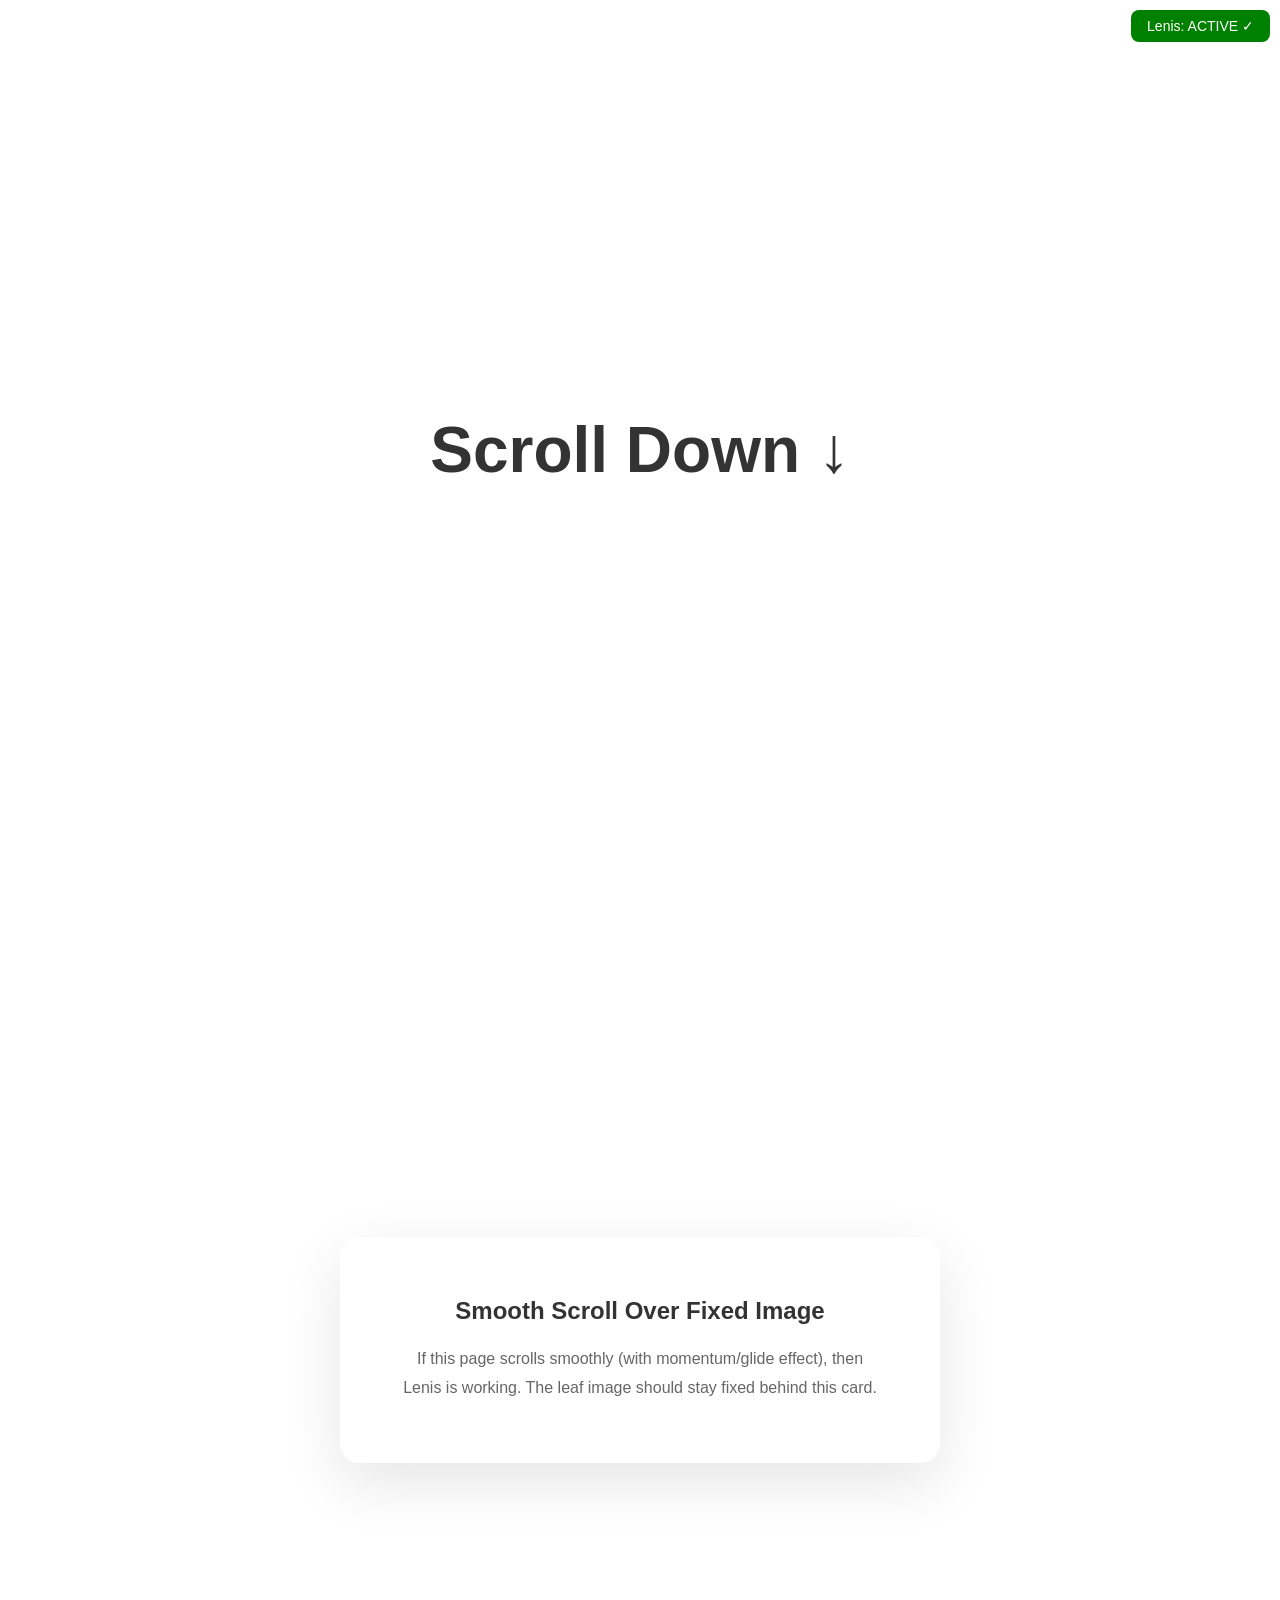
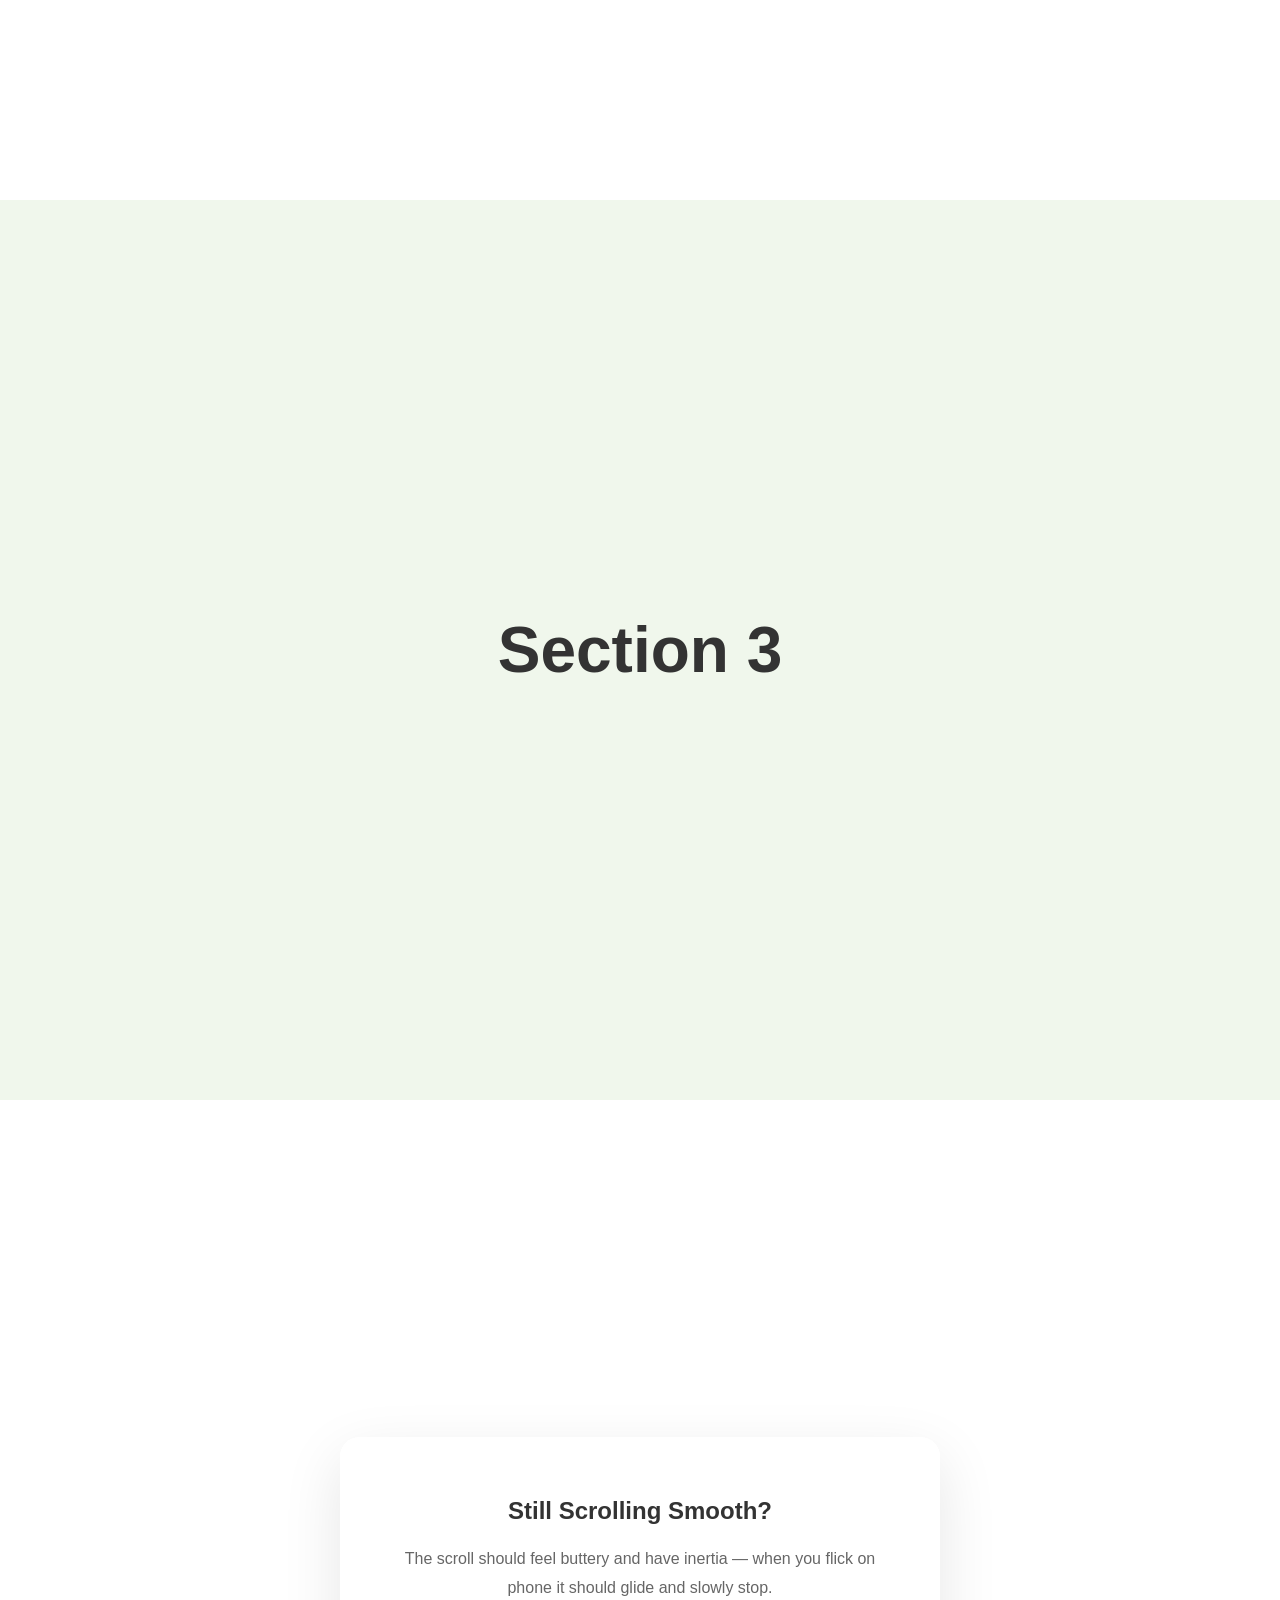
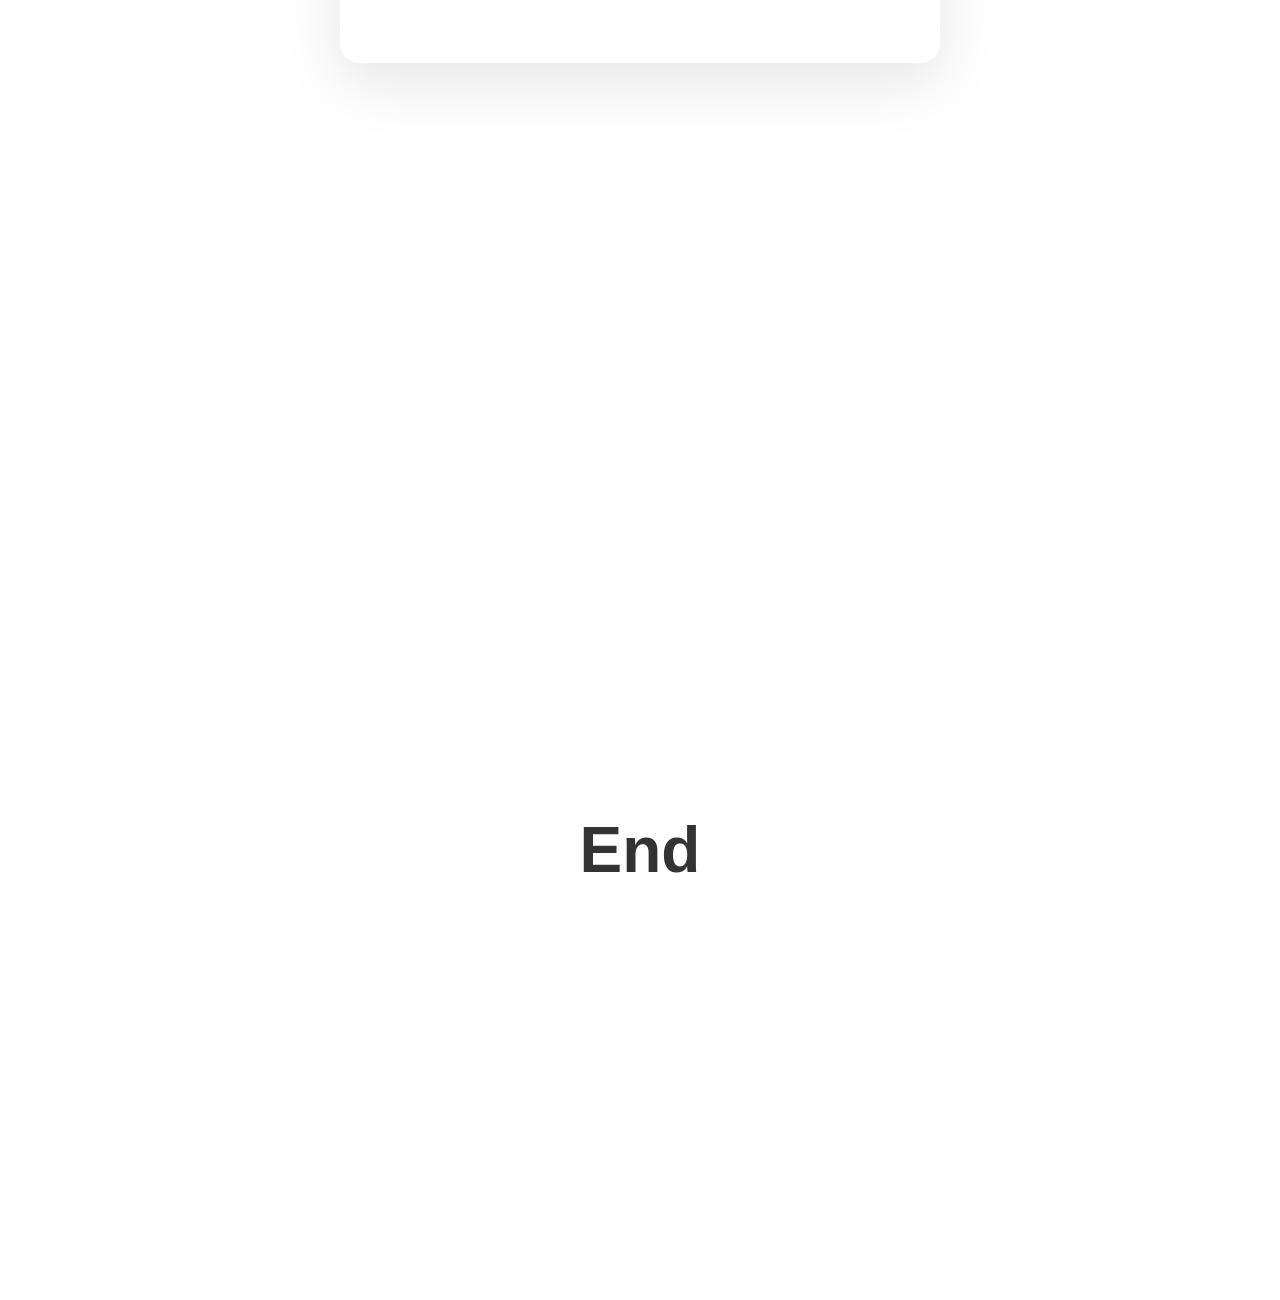
<file: test-scroll.html>
<!DOCTYPE html>
<html>
<head>
<meta charset="UTF-8">
<meta name="viewport" content="width=device-width, initial-scale=1.0">
<title>Smooth Scroll Test</title>
<style>
* { margin: 0; padding: 0; box-sizing: border-box; }
body { font-family: Arial, sans-serif; }
.fixed-bg {
  position: fixed;
  top: 0; left: 0;
  width: 100%; height: 100vh;
  background: url('leaf.jpg') center/cover no-repeat;
  z-index: -1;
}
.spacer {
  height: 100vh;
  display: flex;
  align-items: center;
  justify-content: center;
  font-size: 2rem;
  color: #333;
  background: white;
}
.content-over-image {
  min-height: 100vh;
  display: flex;
  align-items: center;
  justify-content: center;
  position: relative;
}
.card {
  background: rgba(255,255,255,0.9);
  backdrop-filter: blur(10px);
  padding: 60px;
  border-radius: 20px;
  max-width: 600px;
  text-align: center;
  box-shadow: 0 20px 60px rgba(0,0,0,0.1);
}
.card h2 { margin-bottom: 20px; color: #333; }
.card p { color: #666; line-height: 1.8; }
.status { position: fixed; top: 10px; right: 10px; background: red; color: white; padding: 8px 16px; border-radius: 8px; z-index: 9999; font-size: 14px; }
.status.ok { background: green; }
</style>
</head>
<body>
<div class="status" id="status">Lenis: Loading...</div>
<div class="fixed-bg"></div>

<div class="spacer">
  <h1>Scroll Down ↓</h1>
</div>

<div class="content-over-image">
  <div class="card">
    <h2>Smooth Scroll Over Fixed Image</h2>
    <p>If this page scrolls smoothly (with momentum/glide effect), then Lenis is working. The leaf image should stay fixed behind this card.</p>
  </div>
</div>

<div class="spacer" style="background:#f0f7ec;">
  <h1>Section 3</h1>
</div>

<div class="content-over-image">
  <div class="card">
    <h2>Still Scrolling Smooth?</h2>
    <p>The scroll should feel buttery and have inertia — when you flick on phone it should glide and slowly stop.</p>
  </div>
</div>

<div class="spacer">
  <h1>End</h1>
</div>

<script>
// Lenis inline
var t,e;t=window,e=function(){function t(t,e,i){return Math.max(t,Math.min(e,i))}class Animate{advance(e){if(!this.isRunning)return;let i=!1;if(this.lerp)this.value=(s=this.value,o=this.to,n=60*this.lerp,l=e,function(t,e,i){return(1-i)*t+i*e}(s,o,1-Math.exp(-n*l))),Math.round(this.value)===this.to&&(this.value=this.to,i=!0);else{this.currentTime+=e;const s=t(0,this.currentTime/this.duration,1);i=s>=1;const o=i?1:this.easing(s);this.value=this.from+(this.to-this.from)*o}var s,o,n,l;this.onUpdate?.(this.value,i),i&&this.stop()}stop(){this.isRunning=!1}fromTo(t,e,{lerp:i=.1,duration:s=1,easing:o=(t=>t),onStart:n,onUpdate:l}){this.from=this.value=t,this.to=e,this.lerp=i,this.duration=s,this.easing=o,this.currentTime=0,this.isRunning=!0,n?.(),this.onUpdate=l}}class Dimensions{constructor({wrapper:t,content:e,autoResize:i=!0,debounce:s=250}={}){this.wrapper=t,this.content=e,i&&(this.debouncedResize=function(t,e){let i;return function(){let s=arguments,o=this;clearTimeout(i),i=setTimeout((function(){t.apply(o,s)}),e)}}(this.resize,s),this.wrapper===window?window.addEventListener("resize",this.debouncedResize,!1):(this.wrapperResizeObserver=new ResizeObserver(this.debouncedResize),this.wrapperResizeObserver.observe(this.wrapper)),this.contentResizeObserver=new ResizeObserver(this.debouncedResize),this.contentResizeObserver.observe(this.content)),this.resize()}destroy(){this.wrapperResizeObserver?.disconnect(),this.contentResizeObserver?.disconnect(),window.removeEventListener("resize",this.debouncedResize,!1)}resize=()=>{this.onWrapperResize(),this.onContentResize()};onWrapperResize=()=>{this.wrapper===window?(this.width=window.innerWidth,this.height=window.innerHeight):(this.width=this.wrapper.clientWidth,this.height=this.wrapper.clientHeight)};onContentResize=()=>{this.wrapper===window?(this.scrollHeight=this.content.scrollHeight,this.scrollWidth=this.content.scrollWidth):(this.scrollHeight=this.wrapper.scrollHeight,this.scrollWidth=this.wrapper.scrollWidth)};get limit(){return{x:this.scrollWidth-this.width,y:this.scrollHeight-this.height}}}class Emitter{constructor(){this.events={}}emit(t,...e){let i=this.events[t]||[];for(let t=0,s=i.length;t<s;t++)i[t](...e)}on(t,e){return this.events[t]?.push(e)||(this.events[t]=[e]),()=>{this.events[t]=this.events[t]?.filter((t=>e!==t))}}off(t,e){this.events[t]=this.events[t]?.filter((t=>e!==t))}destroy(){this.events={}}}const e=100/6;class VirtualScroll{constructor(t,{wheelMultiplier:e=1,touchMultiplier:i=1}){this.element=t,this.wheelMultiplier=e,this.touchMultiplier=i,this.touchStart={x:null,y:null},this.emitter=new Emitter,window.addEventListener("resize",this.onWindowResize,!1),this.onWindowResize(),this.element.addEventListener("wheel",this.onWheel,{passive:!1}),this.element.addEventListener("touchstart",this.onTouchStart,{passive:!1}),this.element.addEventListener("touchmove",this.onTouchMove,{passive:!1}),this.element.addEventListener("touchend",this.onTouchEnd,{passive:!1})}on(t,e){return this.emitter.on(t,e)}destroy(){this.emitter.destroy(),window.removeEventListener("resize",this.onWindowResize,!1),this.element.removeEventListener("wheel",this.onWheel,{passive:!1}),this.element.removeEventListener("touchstart",this.onTouchStart,{passive:!1}),this.element.removeEventListener("touchmove",this.onTouchMove,{passive:!1}),this.element.removeEventListener("touchend",this.onTouchEnd,{passive:!1})}onTouchStart=t=>{const{clientX:e,clientY:i}=t.targetTouches?t.targetTouches[0]:t;this.touchStart.x=e,this.touchStart.y=i,this.lastDelta={x:0,y:0},this.emitter.emit("scroll",{deltaX:0,deltaY:0,event:t})};onTouchMove=t=>{const{clientX:e,clientY:i}=t.targetTouches?t.targetTouches[0]:t,s=-(e-this.touchStart.x)*this.touchMultiplier,o=-(i-this.touchStart.y)*this.touchMultiplier;this.touchStart.x=e,this.touchStart.y=i,this.lastDelta={x:s,y:o},this.emitter.emit("scroll",{deltaX:s,deltaY:o,event:t})};onTouchEnd=t=>{this.emitter.emit("scroll",{deltaX:this.lastDelta.x,deltaY:this.lastDelta.y,event:t})};onWheel=t=>{let{deltaX:i,deltaY:s,deltaMode:o}=t;i*=1===o?e:2===o?this.windowWidth:1,s*=1===o?e:2===o?this.windowHeight:1,i*=this.wheelMultiplier,s*=this.wheelMultiplier,this.emitter.emit("scroll",{deltaX:i,deltaY:s,event:t})};onWindowResize=()=>{this.windowWidth=window.innerWidth,this.windowHeight=window.innerHeight}}return class Lenis{constructor({wrapper:t=window,content:e=document.documentElement,wheelEventsTarget:i=t,eventsTarget:s=i,smoothWheel:o=!0,syncTouch:n=!1,syncTouchLerp:l=.075,touchInertiaMultiplier:r=35,duration:h,easing:a=(t=>Math.min(1,1.001-Math.pow(2,-10*t))),lerp:c=!h&&.1,infinite:d=!1,orientation:p="vertical",gestureOrientation:u="vertical",touchMultiplier:m=1,wheelMultiplier:g=1,autoResize:v=!0,__experimental__naiveDimensions:S=!1}={}){this.__isSmooth=!1,this.__isScrolling=!1,this.__isStopped=!1,this.__isLocked=!1,this.onVirtualScroll=({deltaX:t,deltaY:e,event:i})=>{if(i.ctrlKey)return;const s=i.type.includes("touch"),o=i.type.includes("wheel");if(this.options.syncTouch&&s&&"touchstart"===i.type&&!this.isStopped&&!this.isLocked)return void this.reset();const n=0===t&&0===e,l="vertical"===this.options.gestureOrientation&&0===e||"horizontal"===this.options.gestureOrientation&&0===t;if(n||l)return;let r=i.composedPath();if(r=r.slice(0,r.indexOf(this.rootElement)),r.find((t=>{var e,i,n,l,r;return(null===(e=t.hasAttribute)||void 0===e?void 0:e.call(t,"data-lenis-prevent"))||s&&(null===(i=t.hasAttribute)||void 0===i?void 0:i.call(t,"data-lenis-prevent-touch"))||o&&(null===(n=t.hasAttribute)||void 0===n?void 0:n.call(t,"data-lenis-prevent-wheel"))||(null===(l=t.classList)||void 0===l?void 0:l.contains("lenis"))&&!(null===(r=t.classList)||void 0===r?void 0:r.contains("lenis-stopped"))})))return;if(this.isStopped||this.isLocked)return void i.preventDefault();if(this.isSmooth=this.options.syncTouch&&s||this.options.smoothWheel&&o,!this.isSmooth)return this.isScrolling=!1,void this.animate.stop();i.preventDefault();let h=e;"both"===this.options.gestureOrientation?h=Math.abs(e)>Math.abs(t)?e:t:"horizontal"===this.options.gestureOrientation&&(h=t);const a=s&&this.options.syncTouch,c=s&&"touchend"===i.type&&Math.abs(h)>5;c&&(h=this.velocity*this.options.touchInertiaMultiplier),this.scrollTo(this.targetScroll+h,Object.assign({programmatic:!1},a?{lerp:c?this.options.syncTouchLerp:1}:{lerp:this.options.lerp,duration:this.options.duration,easing:this.options.easing}))},this.onNativeScroll=()=>{if(!this.__preventNextScrollEvent&&!this.isScrolling){const t=this.animatedScroll;this.animatedScroll=this.targetScroll=this.actualScroll,this.velocity=0,this.direction=Math.sign(this.animatedScroll-t),this.emit()}},window.lenisVersion="1.0.42",t!==document.documentElement&&t!==document.body||(t=window),this.options={wrapper:t,content:e,wheelEventsTarget:i,eventsTarget:s,smoothWheel:o,syncTouch:n,syncTouchLerp:l,touchInertiaMultiplier:r,duration:h,easing:a,lerp:c,infinite:d,gestureOrientation:u,orientation:p,touchMultiplier:m,wheelMultiplier:g,autoResize:v,__experimental__naiveDimensions:S},this.animate=new Animate,this.emitter=new Emitter,this.dimensions=new Dimensions({wrapper:t,content:e,autoResize:v}),this.toggleClassName("lenis",!0),this.velocity=0,this.isLocked=!1,this.isStopped=!1,this.isSmooth=n||o,this.isScrolling=!1,this.targetScroll=this.animatedScroll=this.actualScroll,this.options.wrapper.addEventListener("scroll",this.onNativeScroll,!1),this.virtualScroll=new VirtualScroll(s,{touchMultiplier:m,wheelMultiplier:g}),this.virtualScroll.on("scroll",this.onVirtualScroll)}destroy(){this.emitter.destroy(),this.options.wrapper.removeEventListener("scroll",this.onNativeScroll,!1),this.virtualScroll.destroy(),this.dimensions.destroy(),this.toggleClassName("lenis",!1),this.toggleClassName("lenis-smooth",!1),this.toggleClassName("lenis-scrolling",!1),this.toggleClassName("lenis-stopped",!1),this.toggleClassName("lenis-locked",!1)}on(t,e){return this.emitter.on(t,e)}off(t,e){return this.emitter.off(t,e)}setScroll(t){this.isHorizontal?this.rootElement.scrollLeft=t:this.rootElement.scrollTop=t}resize(){this.dimensions.resize()}emit(){this.emitter.emit("scroll",this)}reset(){this.isLocked=!1,this.isScrolling=!1,this.animatedScroll=this.targetScroll=this.actualScroll,this.velocity=0,this.animate.stop()}start(){this.isStopped&&(this.isStopped=!1,this.reset())}stop(){this.isStopped||(this.isStopped=!0,this.animate.stop(),this.reset())}raf(t){const e=t-(this.time||t);this.time=t,this.animate.advance(.001*e)}scrollTo(e,{offset:i=0,immediate:s=!1,lock:o=!1,duration:n=this.options.duration,easing:l=this.options.easing,lerp:r=!n&&this.options.lerp,onComplete:h,force:a=!1,programmatic:c=!0}={}){if(!this.isStopped&&!this.isLocked||a){if(["top","left","start"].includes(e))e=0;else if(["bottom","right","end"].includes(e))e=this.limit;else{let t;if("string"==typeof e?t=document.querySelector(e):(null==e?void 0:e.nodeType)&&(t=e),t){if(this.options.wrapper!==window){const t=this.options.wrapper.getBoundingClientRect();i-=this.isHorizontal?t.left:t.top}const s=t.getBoundingClientRect();e=(this.isHorizontal?s.left:s.top)+this.animatedScroll}}if("number"==typeof e){if(e+=i,e=Math.round(e),this.options.infinite?c&&(this.targetScroll=this.animatedScroll=this.scroll):e=t(0,e,this.limit),s)return this.animatedScroll=this.targetScroll=e,this.setScroll(this.scroll),this.reset(),void(null==h||h(this));if(!c){if(e===this.targetScroll)return;this.targetScroll=e}this.animate.fromTo(this.animatedScroll,e,{duration:n,easing:l,lerp:r,onStart:()=>{o&&(this.isLocked=!0),this.isScrolling=!0},onUpdate:(t,e)=>{this.isScrolling=!0,this.velocity=t-this.animatedScroll,this.direction=Math.sign(this.velocity),this.animatedScroll=t,this.setScroll(this.scroll),c&&(this.targetScroll=t),e||this.emit(),e&&(this.reset(),this.emit(),null==h||h(this),this.__preventNextScrollEvent=!0,requestAnimationFrame((()=>{delete this.__preventNextScrollEvent})))}})}}}get rootElement(){return this.options.wrapper===window?document.documentElement:this.options.wrapper}get limit(){return this.options.__experimental__naiveDimensions?this.isHorizontal?this.rootElement.scrollWidth-this.rootElement.clientWidth:this.rootElement.scrollHeight-this.rootElement.clientHeight:this.dimensions.limit[this.isHorizontal?"x":"y"]}get isHorizontal(){return"horizontal"===this.options.orientation}get actualScroll(){return this.isHorizontal?this.rootElement.scrollLeft:this.rootElement.scrollTop}get scroll(){return this.options.infinite?(t=this.animatedScroll,e=this.limit,(t%e+e)%e):this.animatedScroll;var t,e}get progress(){return 0===this.limit?1:this.scroll/this.limit}get isSmooth(){return this.__isSmooth}set isSmooth(t){this.__isSmooth!==t&&(this.__isSmooth=t,this.toggleClassName("lenis-smooth",t))}get isScrolling(){return this.__isScrolling}set isScrolling(t){this.__isScrolling!==t&&(this.__isScrolling=t,this.toggleClassName("lenis-scrolling",t))}get isStopped(){return this.__isStopped}set isStopped(t){this.__isStopped!==t&&(this.__isStopped=t,this.toggleClassName("lenis-stopped",t))}get isLocked(){return this.__isLocked}set isLocked(t){this.__isLocked!==t&&(this.__isLocked=t,this.toggleClassName("lenis-locked",t))}get className(){let t="lenis";return this.isStopped&&(t+=" lenis-stopped"),this.isLocked&&(t+=" lenis-locked"),this.isScrolling&&(t+=" lenis-scrolling"),this.isSmooth&&(t+=" lenis-smooth"),t}toggleClassName(t,e){this.rootElement.classList.toggle(t,e),this.emitter.emit("className change",this)}}},"object"==typeof exports&&"undefined"!=typeof module?module.exports=e():"function"==typeof define&&define.amd?define(e):(t="undefined"!=typeof globalThis?globalThis:t||self).Lenis=e();
</script>
<script>
var lenis = new Lenis({
  duration: 1.2,
  smoothWheel: true,
  syncTouch: true,
  syncTouchLerp: 0.1,
  touchMultiplier: 2,
  touchInertiaMultiplier: 35
});
function raf(time) {
  lenis.raf(time);
  requestAnimationFrame(raf);
}
requestAnimationFrame(raf);
document.getElementById('status').textContent = 'Lenis: ACTIVE ✓';
document.getElementById('status').className = 'status ok';
</script>
</body>
</html>
</file>
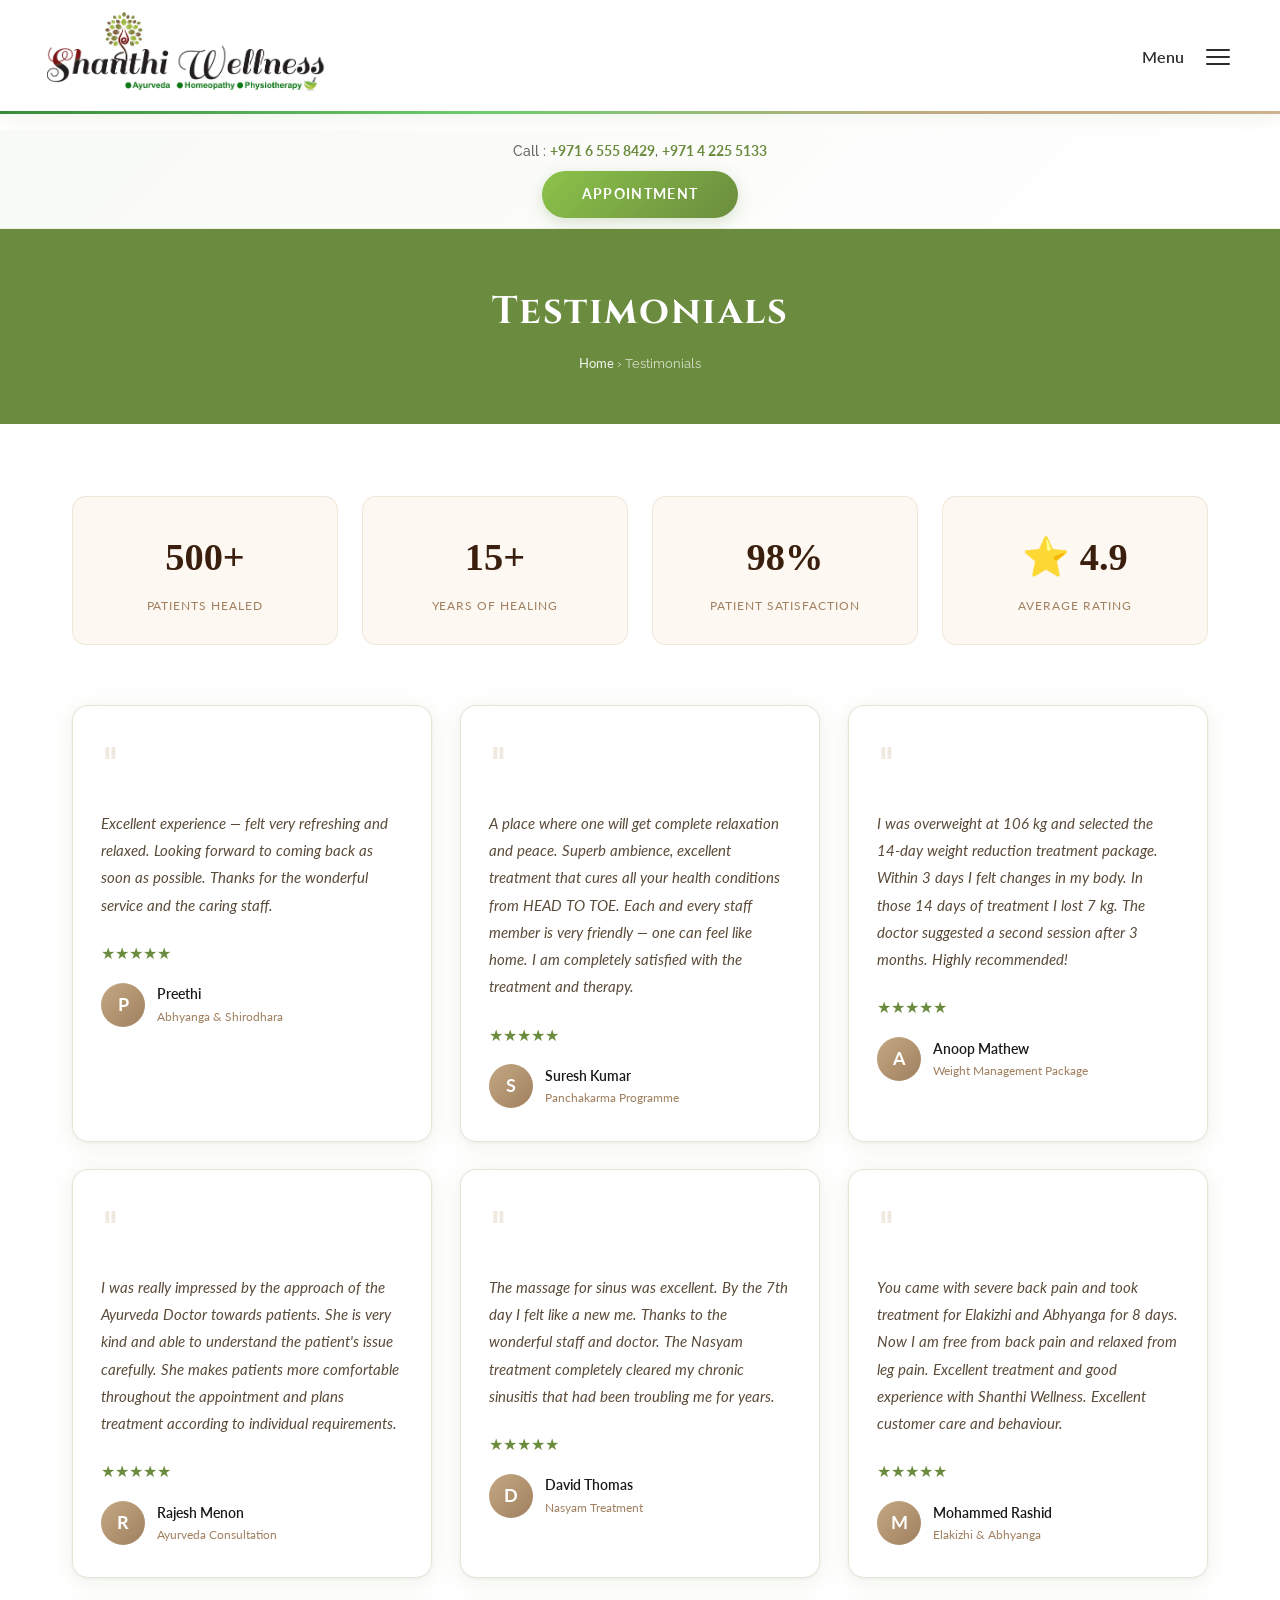
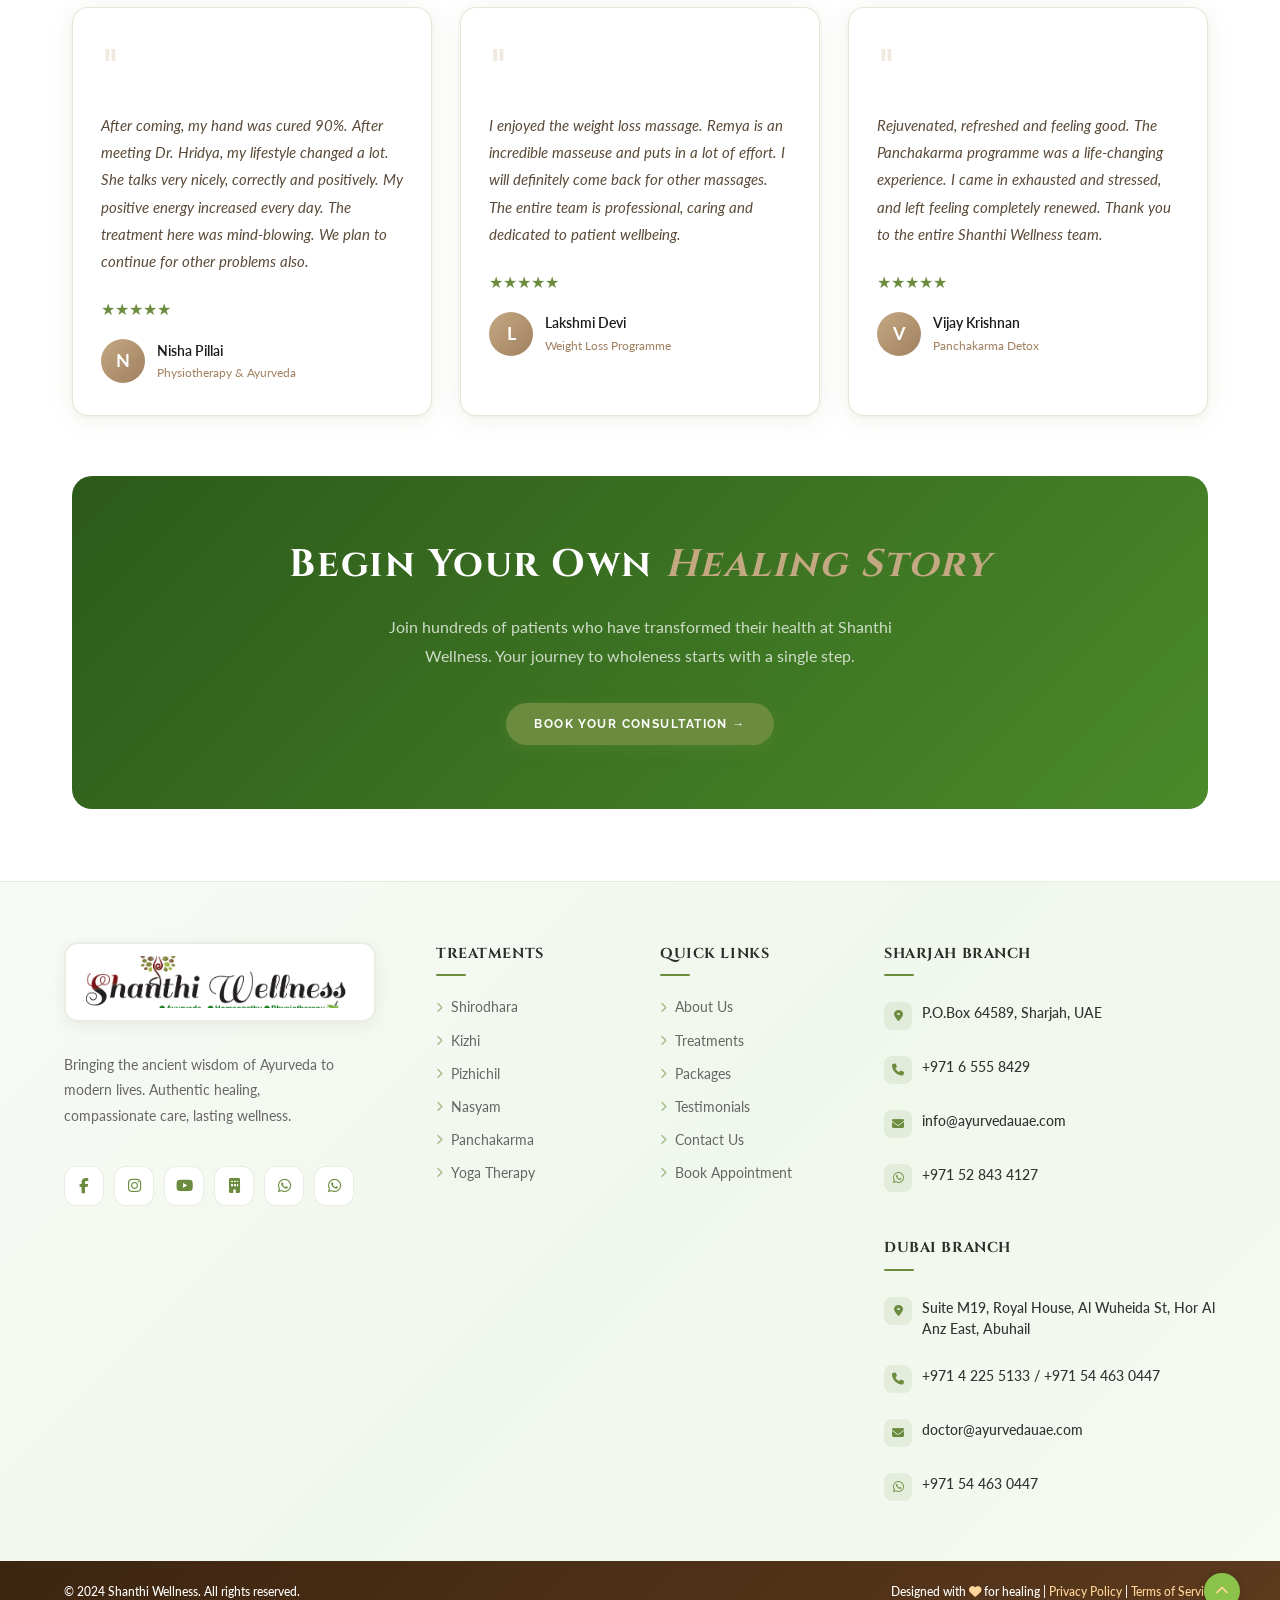
<file: testimonials.html>
﻿<!DOCTYPE html>
<html lang="en">
<head>
  <meta charset="UTF-8"/><meta name="viewport" content="width=device-width,initial-scale=1.0"/>
  <title>Testimonials — Shanthi Wellness</title>
  <link rel="preconnect" href="https://fonts.googleapis.com"/>
  <link rel="preconnect" href="https://fonts.gstatic.com" crossorigin/>
  <link href="https://fonts.googleapis.com/css2?family=Cinzel:wght@400;600;700&family=Raleway:wght@300;400;500;600;700&family=Lato:ital,wght@0,300;0,400;0,700;1,300&display=swap" rel="stylesheet"/>
  <link rel="stylesheet" href="https://cdnjs.cloudflare.com/ajax/libs/font-awesome/6.4.0/css/all.min.css"/>
  <link rel="stylesheet" href="styles.css"/>
  <link rel="stylesheet" href="page-styles.css"/>
  <link rel="stylesheet" href="responsive.css"/>
</head>
<body>

<style>
body{background:#ffffff !important;background-image:none !important;background-attachment:scroll !important;color:#333333 !important;}
.page-content{background:#ffffff !important;}
.top-bar{background:linear-gradient(135deg,#f8faf6,#ffffff);padding:10px 0;text-align:center;border-bottom:1px solid rgba(107,140,62,0.1);position:relative;z-index:1002;}
.top-bar .container{display:flex;flex-direction:column;align-items:center;gap:8px;max-width:1200px;margin:0 auto;padding:0 24px;}
.top-bar-call{font-family:'Raleway',sans-serif;font-size:0.85rem;color:#666;font-weight:500;}
.top-bar-call a{color:#6B8C3E;text-decoration:none;font-weight:700;}
.top-bar-btn{display:inline-block;padding:12px 40px;background:linear-gradient(135deg,#8bc34a,#6B8C3E);color:#fff;border-radius:50px;font-family:'Raleway',sans-serif;font-weight:700;font-size:0.85rem;letter-spacing:0.1em;text-transform:uppercase;text-decoration:none;box-shadow:0 4px 16px rgba(107,140,62,0.25);transition:all 0.3s;}
.top-bar-btn:hover{transform:translateY(-2px);box-shadow:0 6px 24px rgba(107,140,62,0.35);}
.navbar{position:sticky;top:0;left:0;right:0;z-index:1001;background:rgba(255,255,255,0.98);backdrop-filter:blur(12px);-webkit-backdrop-filter:blur(12px);box-shadow:0 1px 0 rgba(0,0,0,0.04);transition:all 0.4s ease;border-bottom:3px solid #6B8C3E;}
.navbar.scrolled{box-shadow:0 4px 30px rgba(0,0,0,0.08);background:#fff;}
.nav-inner{display:flex;align-items:center;justify-content:space-between;max-width:1280px;margin:0 auto;padding:12px 40px;}
.nav-logo{display:flex;align-items:center;text-decoration:none;}
.nav-logo img{height:auto;width:clamp(180px,30vw,300px);object-fit:contain;display:block;}
.nav-right{display:flex;align-items:center;gap:12px;font-family:'Raleway',sans-serif;font-size:1rem;font-weight:600;color:#2c2c2c;}
.nav-hamburger{display:flex;flex-direction:column;justify-content:center;gap:5px;width:44px;height:44px;border-radius:10px;border:none;background:transparent;cursor:pointer;padding:10px;}
.nav-hamburger span{display:block;width:100%;height:2px;background:#2c2c2c;border-radius:2px;transition:all 0.35s;}
.nav-hamburger.open span:nth-child(1){transform:translateY(7px) rotate(45deg);}
.nav-hamburger.open span:nth-child(2){opacity:0;}
.nav-hamburger.open span:nth-child(3){transform:translateY(-7px) rotate(-45deg);}
.mobile-menu{position:fixed;inset:0;z-index:1100;display:flex;flex-direction:column;background:#ffffff;opacity:0;pointer-events:none;transform:translateX(100%);transition:opacity 0.3s ease,transform 0.3s ease;}
.mobile-menu.open{opacity:1;pointer-events:all;transform:translateX(0);}
.mobile-menu-head{display:flex;align-items:center;justify-content:space-between;padding:20px 24px;border-bottom:1px solid rgba(0,0,0,0.06);}
.mobile-menu-head img{height:52px;width:auto;}
.mobile-menu-close{width:44px;height:44px;border-radius:50%;background:rgba(0,0,0,0.04);border:1px solid rgba(0,0,0,0.1);color:#2c2c2c;font-size:1.1rem;display:flex;align-items:center;justify-content:center;cursor:pointer;}
.mobile-menu-links{flex:1;display:flex;flex-direction:column;justify-content:flex-start;padding:16px 20px;gap:0;overflow-y:auto;}
.mobile-nav-link{display:flex;align-items:center;gap:14px;padding:12px 8px;font-family:'Cinzel',serif;font-size:0.9rem;font-weight:600;color:#333;text-decoration:none;border-bottom:1px solid rgba(0,0,0,0.06);}
.mobile-nav-link i{width:24px;height:24px;border-radius:6px;background:rgba(107,140,62,0.1);display:flex;align-items:center;justify-content:center;font-size:0.7rem;color:#6B8C3E;}
.mobile-menu-footer{padding:16px 20px;border-top:1px solid rgba(0,0,0,0.06);}
.mobile-menu-cta{display:block;text-align:center;background:#6B8C3E;color:#fff;padding:14px;border-radius:50px;font-family:'Raleway',sans-serif;font-weight:700;font-size:0.85rem;letter-spacing:0.1em;text-transform:uppercase;text-decoration:none;}
@media(max-width:900px){.nav-inner{padding:10px 24px;}.nav-logo img{width:clamp(160px,28vw,220px);}}
@media(max-width:560px){.nav-logo img{width:clamp(140px,40vw,200px);}.mobile-nav-link{font-size:0.85rem;padding:11px 6px;}.mobile-menu-links{padding:12px 16px;}}
</style>

<div class="top-bar">
  <div class="container">
    <div class="top-bar-call">Call : <a href="tel:+97165558429">+971 6 555 8429</a>, <a href="tel:+97142255133">+971 4 225 5133</a></div>
    <a href="index.html#appointment" class="top-bar-btn">Appointment</a>
  </div>
</div>

<nav class="navbar" id="navbar">
  <div class="nav-inner">
    <a href="index.html" class="nav-logo">
      <img src="logo.png" alt="Shanthi Wellness"/>
    </a>
    <div class="nav-right">
      <span>Menu</span>
      <button class="nav-hamburger" id="navHamburger" aria-label="Open menu">
        <span></span><span></span><span></span>
      </button>
    </div>
  </div>
</nav>
<div class="mobile-menu" id="mobileMenu">
  <div class="mobile-menu-head">
    <img src="logo.png" alt="Shanthi Wellness"/>
    <button class="mobile-menu-close" id="mobileMenuClose" aria-label="Close"><i class="fas fa-times"></i></button>
  </div>
  <nav class="mobile-menu-links">
    <a href="index.html" class="mobile-nav-link"><i class="fas fa-home"></i>Home</a>
    <a href="about.html" class="mobile-nav-link"><i class="fas fa-leaf"></i>About Us</a>
    <a href="ayurveda.html" class="mobile-nav-link"><i class="fas fa-mortar-pestle"></i>Ayurveda</a>
    <a href="physiotherapy.html" class="mobile-nav-link"><i class="fas fa-hand-holding-medical"></i>Physiotherapy</a>
    <a href="treatments.html" class="mobile-nav-link"><i class="fas fa-spa"></i>Treatments</a>
    <a href="packages.html" class="mobile-nav-link"><i class="fas fa-box-open"></i>Our Packages</a>
    <a href="testimonials.html" class="mobile-nav-link"><i class="fas fa-quote-left"></i>Testimonials</a>
    <a href="index.html#appointment" class="mobile-nav-link"><i class="fas fa-calendar-check"></i>Make an Appointment</a>
    <a href="faqs.html" class="mobile-nav-link"><i class="fas fa-question-circle"></i>FAQs</a>
    <a href="contact.html" class="mobile-nav-link"><i class="fas fa-envelope"></i>Contact Us</a>
  </nav>
  <div class="mobile-menu-footer">
    <a href="index.html#appointment" class="mobile-menu-cta">Book Your Appointment</a>
  </div>
</div>

<script>
(function(){
  var hamburger = document.getElementById('navHamburger');
  var mobileMenu = document.getElementById('mobileMenu');
  var closeBtn = document.getElementById('mobileMenuClose');
  function openMenu(){ mobileMenu.classList.add('open'); hamburger.classList.add('open'); document.body.style.overflow='hidden'; }
  function closeMenu(){ mobileMenu.classList.remove('open'); hamburger.classList.remove('open'); document.body.style.overflow=''; }
  hamburger.addEventListener('click', openMenu);
  closeBtn.addEventListener('click', closeMenu);
  document.querySelectorAll('.mobile-nav-link,.mobile-menu-cta').forEach(function(a){ a.addEventListener('click', closeMenu); });
})();
</script>

<!-- PAGE BANNER -->
<style>
.page-banner{position:relative !important;width:100% !important;overflow:hidden !important;padding:0 !important;background:#6B8C3E !important;display:block !important;visibility:visible !important;opacity:1 !important;min-height:100px !important;}
.page-banner-inner{padding:50px 32px !important;text-align:center !important;background:#6B8C3E !important;}
.page-banner-content h1{font-family:'Cinzel',serif !important;font-size:clamp(1.5rem,4vw,2.4rem) !important;color:#fff !important;margin-bottom:8px !important;letter-spacing:0.04em !important;}
.page-banner-breadcrumb{font-family:'Raleway',sans-serif;font-size:0.8rem;color:rgba(255,255,255,0.75);}
.page-banner-breadcrumb a{color:rgba(255,255,255,0.9);text-decoration:none;}
.page-banner-breadcrumb a:hover{color:#fff;}
@media(max-width:768px){.page-banner-inner{padding:35px 16px;}.page-banner-content h1{font-size:clamp(1.2rem,4vw,1.8rem);}}
</style>

<section class="page-banner">
  <div class="page-banner-inner">
    <div class="page-banner-content">
      <h1>Testimonials</h1>
      <div class="page-banner-breadcrumb"><a href="index.html">Home</a> › Testimonials</div>
    </div>
  </div>
</section>

<div class="page-content">

  <!-- Stats bar -->
  <div style="display:grid;grid-template-columns:repeat(auto-fit,minmax(160px,1fr));gap:24px;margin-bottom:60px;text-align:center">
    <div style="background:#fdf8f2;border:1px solid rgba(196,168,130,0.22);border-radius:14px;padding:28px 16px">
      <div style="font-family:'Cormorant Garamond',serif;font-size:2.4rem;font-weight:700;color:#3b1f0e">500+</div>
      <div style="font-size:0.78rem;color:#A08060;text-transform:uppercase;letter-spacing:0.08em;margin-top:4px">Patients Healed</div>
    </div>
    <div style="background:#fdf8f2;border:1px solid rgba(196,168,130,0.22);border-radius:14px;padding:28px 16px">
      <div style="font-family:'Cormorant Garamond',serif;font-size:2.4rem;font-weight:700;color:#3b1f0e">15+</div>
      <div style="font-size:0.78rem;color:#A08060;text-transform:uppercase;letter-spacing:0.08em;margin-top:4px">Years of Healing</div>
    </div>
    <div style="background:#fdf8f2;border:1px solid rgba(196,168,130,0.22);border-radius:14px;padding:28px 16px">
      <div style="font-family:'Cormorant Garamond',serif;font-size:2.4rem;font-weight:700;color:#3b1f0e">98%</div>
      <div style="font-size:0.78rem;color:#A08060;text-transform:uppercase;letter-spacing:0.08em;margin-top:4px">Patient Satisfaction</div>
    </div>
    <div style="background:#fdf8f2;border:1px solid rgba(196,168,130,0.22);border-radius:14px;padding:28px 16px">
      <div style="font-family:'Cormorant Garamond',serif;font-size:2.4rem;font-weight:700;color:#3b1f0e">⭐ 4.9</div>
      <div style="font-size:0.78rem;color:#A08060;text-transform:uppercase;letter-spacing:0.08em;margin-top:4px">Average Rating</div>
    </div>
  </div>

  <div class="testimonial-cards">

    <div class="tcard">
      <div class="tcard-quote">"</div>
      <p class="tcard-text">Excellent experience — felt very refreshing and relaxed. Looking forward to coming back as soon as possible. Thanks for the wonderful service and the caring staff.</p>
      <div class="tcard-stars">★★★★★</div>
      <div class="tcard-author"><div class="tcard-avatar">P</div><div><div class="tcard-name">Preethi</div><div class="tcard-role">Abhyanga & Shirodhara</div></div></div>
    </div>

    <div class="tcard" style="border-color:#C4A882;background:linear-gradient(160deg,#fdf8f2,#fff)">
      <div class="tcard-quote">"</div>
      <p class="tcard-text">A place where one will get complete relaxation and peace. Superb ambience, excellent treatment that cures all your health conditions from HEAD TO TOE. Each and every staff member is very friendly — one can feel like home. I am completely satisfied with the treatment and therapy.</p>
      <div class="tcard-stars">★★★★★</div>
      <div class="tcard-author"><div class="tcard-avatar">S</div><div><div class="tcard-name">Suresh Kumar</div><div class="tcard-role">Panchakarma Programme</div></div></div>
    </div>

    <div class="tcard">
      <div class="tcard-quote">"</div>
      <p class="tcard-text">I was overweight at 106 kg and selected the 14-day weight reduction treatment package. Within 3 days I felt changes in my body. In those 14 days of treatment I lost 7 kg. The doctor suggested a second session after 3 months. Highly recommended!</p>
      <div class="tcard-stars">★★★★★</div>
      <div class="tcard-author"><div class="tcard-avatar">A</div><div><div class="tcard-name">Anoop Mathew</div><div class="tcard-role">Weight Management Package</div></div></div>
    </div>

    <div class="tcard">
      <div class="tcard-quote">"</div>
      <p class="tcard-text">I was really impressed by the approach of the Ayurveda Doctor towards patients. She is very kind and able to understand the patient's issue carefully. She makes patients more comfortable throughout the appointment and plans treatment according to individual requirements.</p>
      <div class="tcard-stars">★★★★★</div>
      <div class="tcard-author"><div class="tcard-avatar">R</div><div><div class="tcard-name">Rajesh Menon</div><div class="tcard-role">Ayurveda Consultation</div></div></div>
    </div>

    <div class="tcard">
      <div class="tcard-quote">"</div>
      <p class="tcard-text">The massage for sinus was excellent. By the 7th day I felt like a new me. Thanks to the wonderful staff and doctor. The Nasyam treatment completely cleared my chronic sinusitis that had been troubling me for years.</p>
      <div class="tcard-stars">★★★★★</div>
      <div class="tcard-author"><div class="tcard-avatar">D</div><div><div class="tcard-name">David Thomas</div><div class="tcard-role">Nasyam Treatment</div></div></div>
    </div>

    <div class="tcard">
      <div class="tcard-quote">"</div>
      <p class="tcard-text">You came with severe back pain and took treatment for Elakizhi and Abhyanga for 8 days. Now I am free from back pain and relaxed from leg pain. Excellent treatment and good experience with Shanthi Wellness. Excellent customer care and behaviour.</p>
      <div class="tcard-stars">★★★★★</div>
      <div class="tcard-author"><div class="tcard-avatar">M</div><div><div class="tcard-name">Mohammed Rashid</div><div class="tcard-role">Elakizhi & Abhyanga</div></div></div>
    </div>

    <div class="tcard">
      <div class="tcard-quote">"</div>
      <p class="tcard-text">After coming, my hand was cured 90%. After meeting Dr. Hridya, my lifestyle changed a lot. She talks very nicely, correctly and positively. My positive energy increased every day. The treatment here was mind-blowing. We plan to continue for other problems also.</p>
      <div class="tcard-stars">★★★★★</div>
      <div class="tcard-author"><div class="tcard-avatar">N</div><div><div class="tcard-name">Nisha Pillai</div><div class="tcard-role">Physiotherapy & Ayurveda</div></div></div>
    </div>

    <div class="tcard">
      <div class="tcard-quote">"</div>
      <p class="tcard-text">I enjoyed the weight loss massage. Remya is an incredible masseuse and puts in a lot of effort. I will definitely come back for other massages. The entire team is professional, caring and dedicated to patient wellbeing.</p>
      <div class="tcard-stars">★★★★★</div>
      <div class="tcard-author"><div class="tcard-avatar">L</div><div><div class="tcard-name">Lakshmi Devi</div><div class="tcard-role">Weight Loss Programme</div></div></div>
    </div>

    <div class="tcard">
      <div class="tcard-quote">"</div>
      <p class="tcard-text">Rejuvenated, refreshed and feeling good. The Panchakarma programme was a life-changing experience. I came in exhausted and stressed, and left feeling completely renewed. Thank you to the entire Shanthi Wellness team.</p>
      <div class="tcard-stars">★★★★★</div>
      <div class="tcard-author"><div class="tcard-avatar">V</div><div><div class="tcard-name">Vijay Krishnan</div><div class="tcard-role">Panchakarma Detox</div></div></div>
    </div>

  </div>

  <!-- CTA -->
  <div style="background:linear-gradient(135deg,#3b1f0e,#5a2d12);border-radius:20px;padding:56px 40px;text-align:center;color:#fff;margin-top:60px">
    <h2 style="font-family:'Cormorant Garamond',serif;font-size:clamp(1.6rem,3vw,2.4rem);font-weight:700;margin-bottom:16px">Begin Your Own <em style="color:#C4A882">Healing Story</em></h2>
    <p style="color:rgba(255,255,255,0.75);max-width:520px;margin:0 auto 32px;line-height:1.8">Join hundreds of patients who have transformed their health at Shanthi Wellness. Your journey to wholeness starts with a single step.</p>
    <a href="index.html#appointment" class="btn-book" style="font-size:0.95rem;padding:14px 36px">Book Your Consultation →</a>
  </div>

</div>


<style>
.footer{background:#fff !important;padding:0 !important;color:#333 !important;border-top:none !important;}
.footer::before{display:none !important;content:none !important;}
.footer::after{display:none !important;content:none !important;}
.footer-main{position:relative !important;z-index:auto !important;padding:60px 0 40px !important;background:linear-gradient(135deg,#f8faf6 0%,#f0f7ec 50%,#f5faf2 100%) !important;border-top:1px solid rgba(107,140,62,0.1) !important;}
.footer-locations{padding:60px 0 40px;border-bottom:1px solid rgba(0,0,0,0.08)}
.footer-grid{display:grid !important;grid-template-columns:1.8fr 1fr 1fr 1.8fr !important;gap:40px !important;}
.footer-brand{padding-right:20px}
.footer-brand img{height:80px;margin-bottom:16px;background:#fff;padding:12px 20px;border-radius:14px;border:2px solid rgba(107,140,62,0.15);box-shadow:0 4px 16px rgba(0,0,0,0.06);}
.footer-brand p{font-family:'Raleway',sans-serif;font-size:0.88rem;line-height:1.8;color:#666 !important;margin-bottom:24px;max-width:280px}
.footer-social{display:flex;gap:10px}
.footer-social a{width:40px;height:40px;border-radius:12px;background:#fff !important;border:1px solid rgba(107,140,62,0.15) !important;display:flex;align-items:center;justify-content:center;color:#6B8C3E !important;font-size:0.95rem;transition:all 0.3s;text-decoration:none;}
.footer-social a:hover{background:#6B8C3E !important;color:#fff !important;border-color:#6B8C3E !important;transform:translateY(-3px);}
.footer-col h4{font-family:'Cinzel',serif;font-size:0.9rem;color:#2c2c2c !important;margin-bottom:20px;letter-spacing:0.08em;font-weight:700;text-transform:uppercase;position:relative;padding-bottom:10px;border-bottom:none !important;}
.footer-col h4::after{content:'';position:absolute;bottom:0;left:0;width:30px;height:2px;background:#6B8C3E;border-radius:2px}
.footer-col ul{list-style:none;padding:0;margin:0;}
.footer-col ul li{margin-bottom:10px}
.footer-col ul li a{font-family:'Raleway',sans-serif;font-size:0.85rem;color:#666 !important;text-decoration:none;transition:all 0.3s;display:flex;align-items:center;gap:8px}
.footer-col ul li a:hover{color:#6B8C3E !important;transform:translateX(4px)}
.footer-col ul li a i{font-size:0.65rem;color:#6B8C3E;opacity:0.6}
.footer-contact-item{display:flex;align-items:flex-start;gap:10px;margin-bottom:14px;padding:6px 0}
.footer-contact-item i{width:28px;height:28px;border-radius:8px;background:rgba(107,140,62,0.1) !important;display:flex;align-items:center;justify-content:center;color:#6B8C3E !important;font-size:0.75rem;flex-shrink:0;}
.footer-contact-item span{font-family:'Raleway',sans-serif;font-size:0.88rem;color:#333 !important;line-height:1.5;font-weight:500}
.footer-bottom{padding:20px 0 !important;background:linear-gradient(135deg,#3d2510,#5c3a1e) !important;border-bottom:4px solid #8bc34a !important;border-top:none !important;width:100%;}
.footer-bottom p{font-family:'Raleway',sans-serif;font-size:0.82rem;color:#fff !important;font-weight:500}
.footer-bottom a{color:#ffd699 !important;transition:color 0.3s;text-decoration:none;}
.footer-bottom a:hover{color:#fff !important}
.footer-top-arrow{position:absolute;right:0;top:50%;transform:translateY(-50%);width:36px;height:36px;border-radius:50%;background:#8bc34a !important;color:#fff !important;display:flex;align-items:center;justify-content:center;font-size:0.85rem;text-decoration:none;transition:all 0.3s;box-shadow:0 2px 10px rgba(0,0,0,0.2);}
.footer-top-arrow:hover{background:#6B8C3E !important;transform:translateY(-50%) translateY(-3px);}
@media(max-width:768px){.footer-grid{grid-template-columns:1fr !important;gap:32px !important;}.maps-grid{grid-template-columns:1fr;}}
</style>

<footer class="footer">
  <div class="footer-main">
    <div style="max-width:1200px;margin:0 auto;padding:0 24px;">
      <div class="footer-grid">
        <div class="footer-brand">
          <img src="logo.png" alt="Shanthi Wellness">
          <p>Bringing the ancient wisdom of Ayurveda to modern lives. Authentic healing, compassionate care, lasting wellness.</p>
          <div class="footer-social">
            <a href="#" aria-label="Facebook"><i class="fab fa-facebook-f"></i></a>
            <a href="#" aria-label="Instagram"><i class="fab fa-instagram"></i></a>
            <a href="#" aria-label="YouTube"><i class="fab fa-youtube"></i></a>
            <a href="https://www.vayalarikam.com/" target="_blank" aria-label="Our Branch"><i class="fas fa-building"></i></a>
            <a href="https://wa.me/971528434127" target="_blank" aria-label="WhatsApp Sharjah"><i class="fab fa-whatsapp"></i></a>
            <a href="https://wa.me/971544630447" target="_blank" aria-label="WhatsApp Dubai"><i class="fab fa-whatsapp"></i></a>
          </div>
        </div>
        <div class="footer-col">
          <h4>Treatments</h4>
          <ul>
            <li><a href="treatments.html"><i class="fas fa-chevron-right"></i> Shirodhara</a></li>
            <li><a href="treatments.html"><i class="fas fa-chevron-right"></i> Kizhi</a></li>
            <li><a href="treatments.html"><i class="fas fa-chevron-right"></i> Pizhichil</a></li>
            <li><a href="treatments.html"><i class="fas fa-chevron-right"></i> Nasyam</a></li>
            <li><a href="treatments.html"><i class="fas fa-chevron-right"></i> Panchakarma</a></li>
            <li><a href="treatments.html"><i class="fas fa-chevron-right"></i> Yoga Therapy</a></li>
          </ul>
        </div>
        <div class="footer-col">
          <h4>Quick Links</h4>
          <ul>
            <li><a href="about.html"><i class="fas fa-chevron-right"></i> About Us</a></li>
            <li><a href="treatments.html"><i class="fas fa-chevron-right"></i> Treatments</a></li>
            <li><a href="packages.html"><i class="fas fa-chevron-right"></i> Packages</a></li>
            <li><a href="testimonials.html"><i class="fas fa-chevron-right"></i> Testimonials</a></li>
            <li><a href="contact.html"><i class="fas fa-chevron-right"></i> Contact Us</a></li>
            <li><a href="index.html#appointment"><i class="fas fa-chevron-right"></i> Book Appointment</a></li>
          </ul>
        </div>
        <div class="footer-col">
          <h4>Sharjah Branch</h4>
          <div class="footer-contact-item"><i class="fas fa-map-marker-alt"></i><span>P.O.Box 64589, Sharjah, UAE</span></div>
          <div class="footer-contact-item"><i class="fas fa-phone"></i><span>+971 6 555 8429</span></div>
          <div class="footer-contact-item"><i class="fas fa-envelope"></i><span>info@ayurvedauae.com</span></div>
          <div class="footer-contact-item"><i class="fab fa-whatsapp"></i><span>+971 52 843 4127</span></div>
          <h4 style="margin-top:24px;">Dubai Branch</h4>
          <div class="footer-contact-item"><i class="fas fa-map-marker-alt"></i><span>Suite M19, Royal House, Al Wuheida St, Hor Al Anz East, Abuhail</span></div>
          <div class="footer-contact-item"><i class="fas fa-phone"></i><span>+971 4 225 5133 / +971 54 463 0447</span></div>
          <div class="footer-contact-item"><i class="fas fa-envelope"></i><span>doctor@ayurvedauae.com</span></div>
          <div class="footer-contact-item"><i class="fab fa-whatsapp"></i><span>+971 54 463 0447</span></div>
        </div>
      </div>
    </div>
  </div>
  <div class="footer-bottom">
    <div style="max-width:1200px;margin:0 auto;padding:0 24px;display:flex;align-items:center;justify-content:space-between;flex-wrap:wrap;gap:12px;position:relative;">
      <p>&copy; 2024 Shanthi Wellness. All rights reserved.</p>
      <p>Designed with <i class="fas fa-heart" style="color:#ffd699"></i> for healing | <a href="#">Privacy Policy</a> | <a href="#">Terms of Service</a></p>
      <a href="#" class="footer-top-arrow" aria-label="Back to top" onclick="window.scrollTo({top:0,behavior:'smooth'});return false;"><i class="fas fa-chevron-up"></i></a>
    </div>
  </div>
</footer>

<script src="script.js"></script>
</body>
</html>
</file>
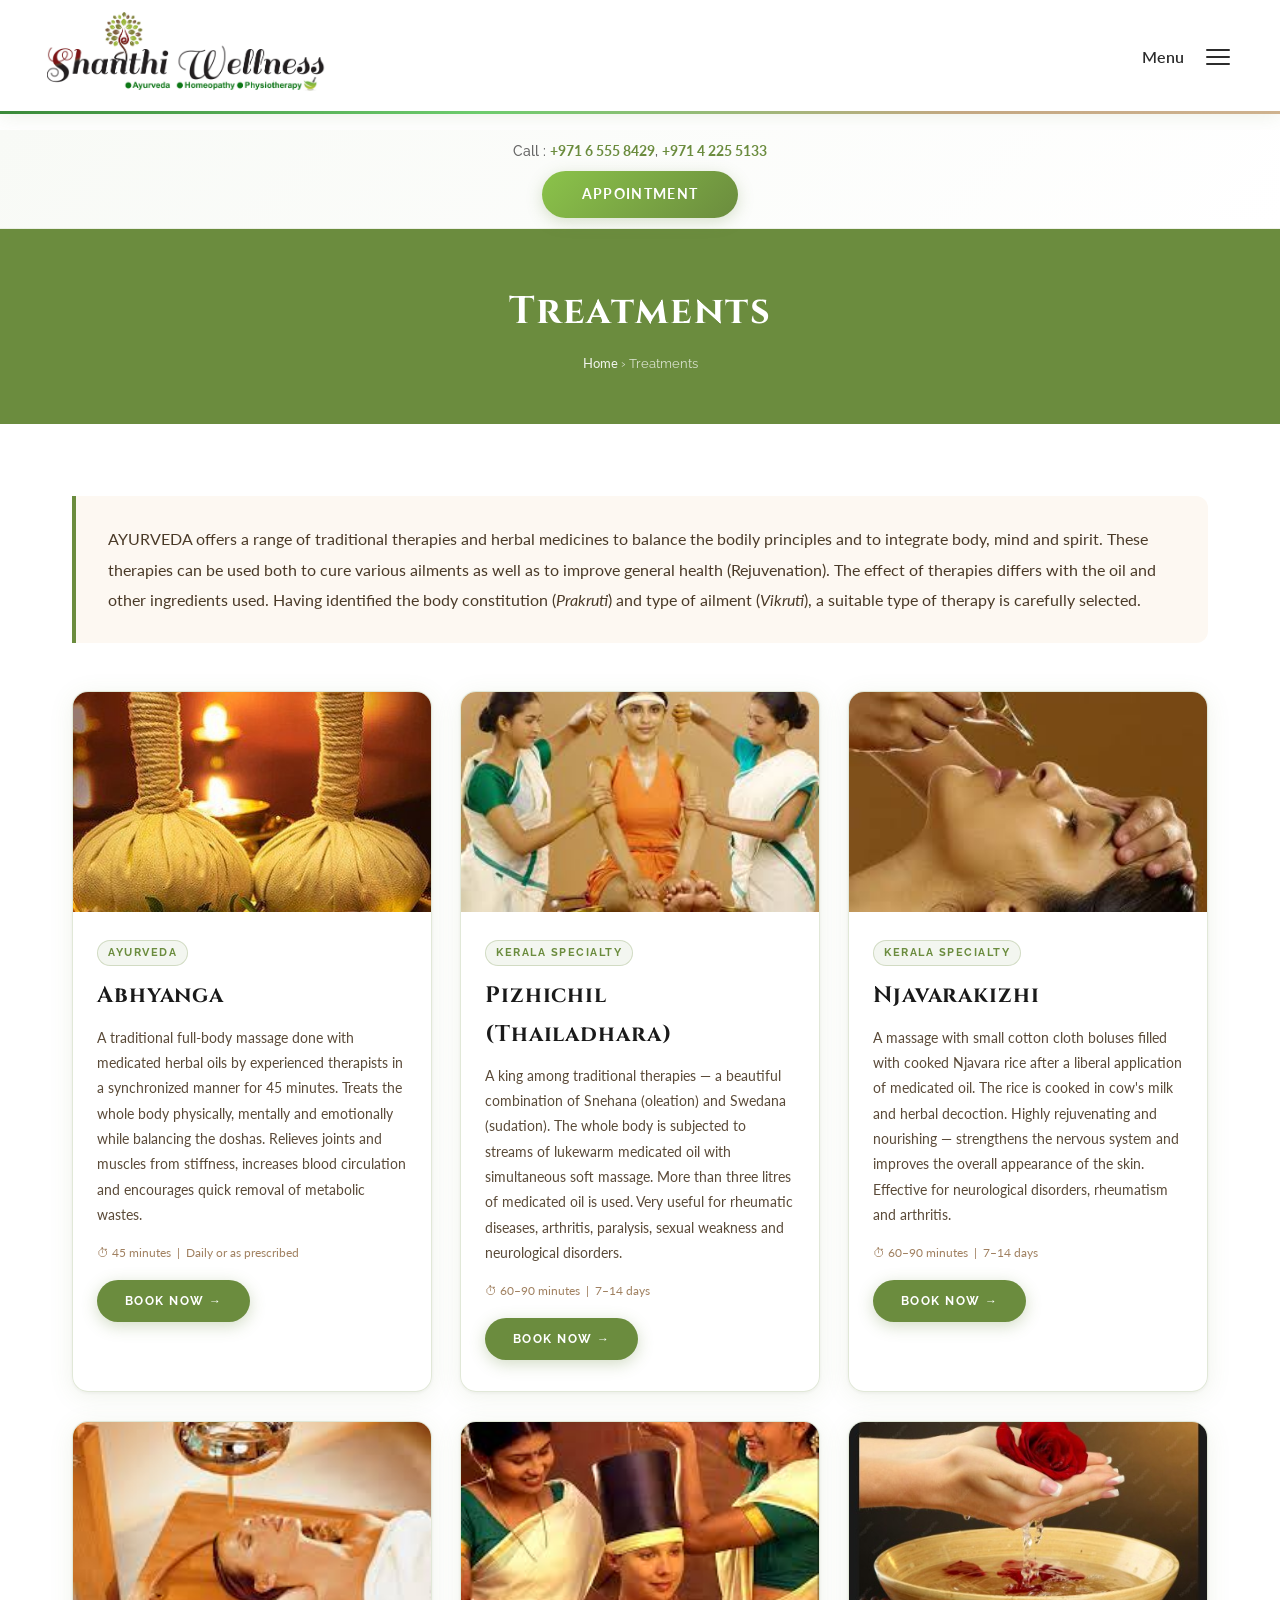
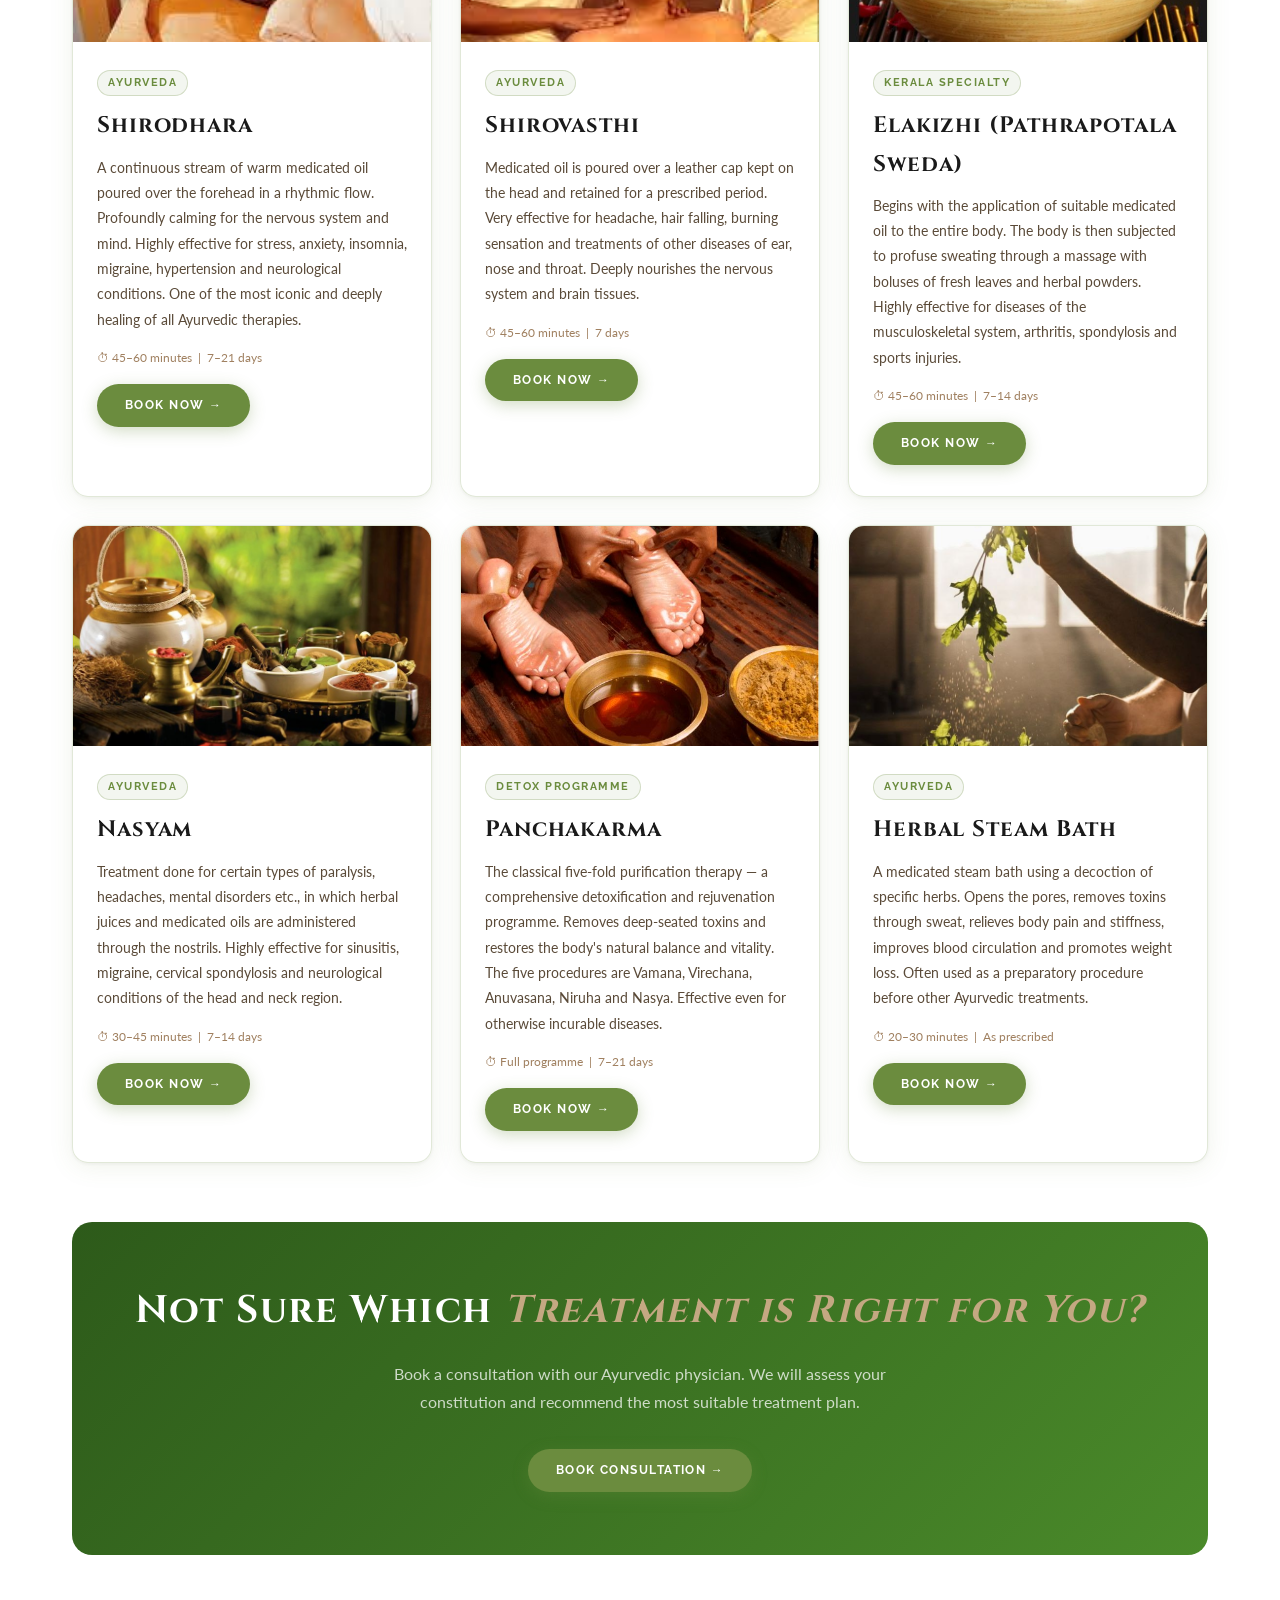
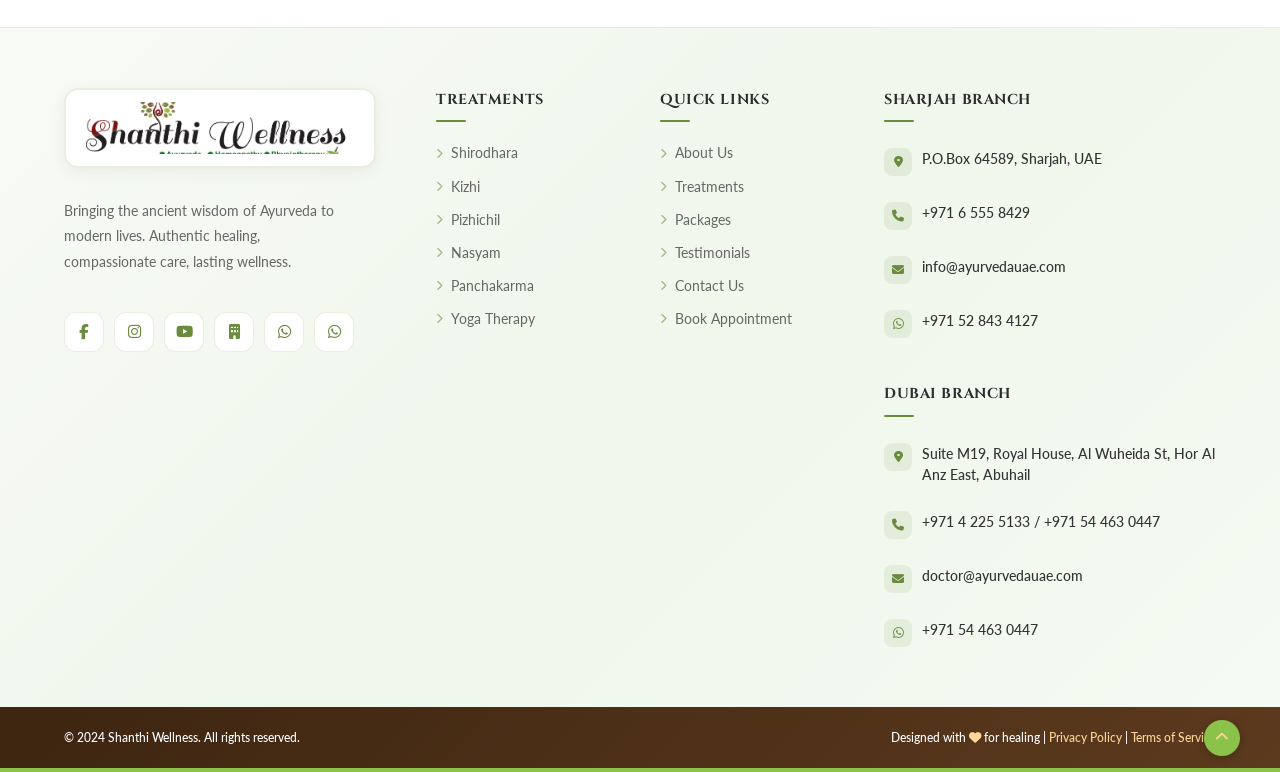
<file: treatments.html>
﻿<!DOCTYPE html>
<html lang="en">
<head>
  <meta charset="UTF-8"/><meta name="viewport" content="width=device-width,initial-scale=1.0"/>
  <title>Treatments — Shanthi Wellness</title>
  <link rel="preconnect" href="https://fonts.googleapis.com"/>
  <link rel="preconnect" href="https://fonts.gstatic.com" crossorigin/>
  <link href="https://fonts.googleapis.com/css2?family=Cinzel:wght@400;600;700&family=Raleway:wght@300;400;500;600;700&family=Lato:ital,wght@0,300;0,400;0,700;1,300&display=swap" rel="stylesheet"/>
  <link rel="stylesheet" href="https://cdnjs.cloudflare.com/ajax/libs/font-awesome/6.4.0/css/all.min.css"/>
  <link rel="stylesheet" href="styles.css"/>
  <link rel="stylesheet" href="page-styles.css"/>
  <link rel="stylesheet" href="responsive.css"/>
</head>
<body>

<style>
body{background:#ffffff !important;background-image:none !important;background-attachment:scroll !important;color:#333333 !important;}
.page-content{background:#ffffff !important;}
.top-bar{background:linear-gradient(135deg,#f8faf6,#ffffff);padding:10px 0;text-align:center;border-bottom:1px solid rgba(107,140,62,0.1);position:relative;z-index:1002;}
.top-bar .container{display:flex;flex-direction:column;align-items:center;gap:8px;max-width:1200px;margin:0 auto;padding:0 24px;}
.top-bar-call{font-family:'Raleway',sans-serif;font-size:0.85rem;color:#666;font-weight:500;}
.top-bar-call a{color:#6B8C3E;text-decoration:none;font-weight:700;}
.top-bar-btn{display:inline-block;padding:12px 40px;background:linear-gradient(135deg,#8bc34a,#6B8C3E);color:#fff;border-radius:50px;font-family:'Raleway',sans-serif;font-weight:700;font-size:0.85rem;letter-spacing:0.1em;text-transform:uppercase;text-decoration:none;box-shadow:0 4px 16px rgba(107,140,62,0.25);transition:all 0.3s;}
.top-bar-btn:hover{transform:translateY(-2px);box-shadow:0 6px 24px rgba(107,140,62,0.35);}
.navbar{position:sticky;top:0;left:0;right:0;z-index:1001;background:rgba(255,255,255,0.98);backdrop-filter:blur(12px);-webkit-backdrop-filter:blur(12px);box-shadow:0 1px 0 rgba(0,0,0,0.04);transition:all 0.4s ease;border-bottom:3px solid #6B8C3E;}
.navbar.scrolled{box-shadow:0 4px 30px rgba(0,0,0,0.08);background:#fff;}
.nav-inner{display:flex;align-items:center;justify-content:space-between;max-width:1280px;margin:0 auto;padding:12px 40px;}
.nav-logo{display:flex;align-items:center;text-decoration:none;}
.nav-logo img{height:auto;width:clamp(180px,30vw,300px);object-fit:contain;display:block;}
.nav-right{display:flex;align-items:center;gap:12px;font-family:'Raleway',sans-serif;font-size:1rem;font-weight:600;color:#2c2c2c;}
.nav-hamburger{display:flex;flex-direction:column;justify-content:center;gap:5px;width:44px;height:44px;border-radius:10px;border:none;background:transparent;cursor:pointer;padding:10px;}
.nav-hamburger span{display:block;width:100%;height:2px;background:#2c2c2c;border-radius:2px;transition:all 0.35s;}
.nav-hamburger.open span:nth-child(1){transform:translateY(7px) rotate(45deg);}
.nav-hamburger.open span:nth-child(2){opacity:0;}
.nav-hamburger.open span:nth-child(3){transform:translateY(-7px) rotate(-45deg);}
.mobile-menu{position:fixed;inset:0;z-index:1100;display:flex;flex-direction:column;background:#ffffff;opacity:0;pointer-events:none;transform:translateX(100%);transition:opacity 0.3s ease,transform 0.3s ease;}
.mobile-menu.open{opacity:1;pointer-events:all;transform:translateX(0);}
.mobile-menu-head{display:flex;align-items:center;justify-content:space-between;padding:20px 24px;border-bottom:1px solid rgba(0,0,0,0.06);}
.mobile-menu-head img{height:52px;width:auto;}
.mobile-menu-close{width:44px;height:44px;border-radius:50%;background:rgba(0,0,0,0.04);border:1px solid rgba(0,0,0,0.1);color:#2c2c2c;font-size:1.1rem;display:flex;align-items:center;justify-content:center;cursor:pointer;}
.mobile-menu-links{flex:1;display:flex;flex-direction:column;justify-content:flex-start;padding:16px 20px;gap:0;overflow-y:auto;}
.mobile-nav-link{display:flex;align-items:center;gap:14px;padding:12px 8px;font-family:'Cinzel',serif;font-size:0.9rem;font-weight:600;color:#333;text-decoration:none;border-bottom:1px solid rgba(0,0,0,0.06);}
.mobile-nav-link i{width:24px;height:24px;border-radius:6px;background:rgba(107,140,62,0.1);display:flex;align-items:center;justify-content:center;font-size:0.7rem;color:#6B8C3E;}
.mobile-menu-footer{padding:16px 20px;border-top:1px solid rgba(0,0,0,0.06);}
.mobile-menu-cta{display:block;text-align:center;background:#6B8C3E;color:#fff;padding:14px;border-radius:50px;font-family:'Raleway',sans-serif;font-weight:700;font-size:0.85rem;letter-spacing:0.1em;text-transform:uppercase;text-decoration:none;}
@media(max-width:900px){.nav-inner{padding:10px 24px;}.nav-logo img{width:clamp(160px,28vw,220px);}}
@media(max-width:560px){.nav-logo img{width:clamp(140px,40vw,200px);}.mobile-nav-link{font-size:0.85rem;padding:11px 6px;}.mobile-menu-links{padding:12px 16px;}}
</style>

<div class="top-bar">
  <div class="container">
    <div class="top-bar-call">Call : <a href="tel:+97165558429">+971 6 555 8429</a>, <a href="tel:+97142255133">+971 4 225 5133</a></div>
    <a href="index.html#appointment" class="top-bar-btn">Appointment</a>
  </div>
</div>

<nav class="navbar" id="navbar">
  <div class="nav-inner">
    <a href="index.html" class="nav-logo">
      <img src="logo.png" alt="Shanthi Wellness"/>
    </a>
    <div class="nav-right">
      <span>Menu</span>
      <button class="nav-hamburger" id="navHamburger" aria-label="Open menu">
        <span></span><span></span><span></span>
      </button>
    </div>
  </div>
</nav>
<div class="mobile-menu" id="mobileMenu">
  <div class="mobile-menu-head">
    <img src="logo.png" alt="Shanthi Wellness"/>
    <button class="mobile-menu-close" id="mobileMenuClose" aria-label="Close"><i class="fas fa-times"></i></button>
  </div>
  <nav class="mobile-menu-links">
    <a href="index.html" class="mobile-nav-link"><i class="fas fa-home"></i>Home</a>
    <a href="about.html" class="mobile-nav-link"><i class="fas fa-leaf"></i>About Us</a>
    <a href="ayurveda.html" class="mobile-nav-link"><i class="fas fa-mortar-pestle"></i>Ayurveda</a>
    <a href="physiotherapy.html" class="mobile-nav-link"><i class="fas fa-hand-holding-medical"></i>Physiotherapy</a>
    <a href="treatments.html" class="mobile-nav-link"><i class="fas fa-spa"></i>Treatments</a>
    <a href="packages.html" class="mobile-nav-link"><i class="fas fa-box-open"></i>Our Packages</a>
    <a href="testimonials.html" class="mobile-nav-link"><i class="fas fa-quote-left"></i>Testimonials</a>
    <a href="index.html#appointment" class="mobile-nav-link"><i class="fas fa-calendar-check"></i>Make an Appointment</a>
    <a href="faqs.html" class="mobile-nav-link"><i class="fas fa-question-circle"></i>FAQs</a>
    <a href="contact.html" class="mobile-nav-link"><i class="fas fa-envelope"></i>Contact Us</a>
  </nav>
  <div class="mobile-menu-footer">
    <a href="index.html#appointment" class="mobile-menu-cta">Book Your Appointment</a>
  </div>
</div>

<script>
(function(){
  var hamburger = document.getElementById('navHamburger');
  var mobileMenu = document.getElementById('mobileMenu');
  var closeBtn = document.getElementById('mobileMenuClose');
  function openMenu(){ mobileMenu.classList.add('open'); hamburger.classList.add('open'); document.body.style.overflow='hidden'; }
  function closeMenu(){ mobileMenu.classList.remove('open'); hamburger.classList.remove('open'); document.body.style.overflow=''; }
  hamburger.addEventListener('click', openMenu);
  closeBtn.addEventListener('click', closeMenu);
  document.querySelectorAll('.mobile-nav-link,.mobile-menu-cta').forEach(function(a){ a.addEventListener('click', closeMenu); });
})();
</script>

<!-- PAGE BANNER -->
<style>
.page-banner{position:relative !important;width:100% !important;overflow:hidden !important;padding:0 !important;background:#6B8C3E !important;display:block !important;visibility:visible !important;opacity:1 !important;min-height:100px !important;}
.page-banner-inner{padding:50px 32px !important;text-align:center !important;background:#6B8C3E !important;}
.page-banner-content h1{font-family:'Cinzel',serif !important;font-size:clamp(1.5rem,4vw,2.4rem) !important;color:#fff !important;margin-bottom:8px !important;letter-spacing:0.04em !important;}
.page-banner-breadcrumb{font-family:'Raleway',sans-serif;font-size:0.8rem;color:rgba(255,255,255,0.75);}
.page-banner-breadcrumb a{color:rgba(255,255,255,0.9);text-decoration:none;}
.page-banner-breadcrumb a:hover{color:#fff;}
@media(max-width:768px){.page-banner-inner{padding:35px 16px;}.page-banner-content h1{font-size:clamp(1.2rem,4vw,1.8rem);}}
</style>

<section class="page-banner">
  <div class="page-banner-inner">
    <div class="page-banner-content">
      <h1>Treatments</h1>
      <div class="page-banner-breadcrumb"><a href="index.html">Home</a> › Treatments</div>
    </div>
  </div>
</section>

<div class="page-content">
  <div class="intro-block">
    AYURVEDA offers a range of traditional therapies and herbal medicines to balance the bodily principles and to integrate body, mind and spirit. These therapies can be used both to cure various ailments as well as to improve general health (Rejuvenation). The effect of therapies differs with the oil and other ingredients used. Having identified the body constitution (<em>Prakruti</em>) and type of ailment (<em>Vikruti</em>), a suitable type of therapy is carefully selected.
  </div>

  <div class="treatment-cards">

    <div class="treatment-card">
      <img src="kizhi.jpg" alt="Abhyanga" class="treatment-card-img"/>
      <div class="treatment-card-body">
        <span class="treatment-card-tag">Ayurveda</span>
        <h3 class="treatment-card-title">Abhyanga</h3>
        <p class="treatment-card-desc">A traditional full-body massage done with medicated herbal oils by experienced therapists in a synchronized manner for 45 minutes. Treats the whole body physically, mentally and emotionally while balancing the doshas. Relieves joints and muscles from stiffness, increases blood circulation and encourages quick removal of metabolic wastes.</p>
        <p class="treatment-card-meta">⏱ 45 minutes &nbsp;|&nbsp; Daily or as prescribed</p>
        <a href="index.html#appointment" class="btn-book">Book Now →</a>
      </div>
    </div>

    <div class="treatment-card">
      <img src="pizhichil.jpg" alt="Pizhichil" class="treatment-card-img"/>
      <div class="treatment-card-body">
        <span class="treatment-card-tag">Kerala Specialty</span>
        <h3 class="treatment-card-title">Pizhichil (Thailadhara)</h3>
        <p class="treatment-card-desc">A king among traditional therapies — a beautiful combination of Snehana (oleation) and Swedana (sudation). The whole body is subjected to streams of lukewarm medicated oil with simultaneous soft massage. More than three litres of medicated oil is used. Very useful for rheumatic diseases, arthritis, paralysis, sexual weakness and neurological disorders.</p>
        <p class="treatment-card-meta">⏱ 60–90 minutes &nbsp;|&nbsp; 7–14 days</p>
        <a href="index.html#appointment" class="btn-book">Book Now →</a>
      </div>
    </div>

    <div class="treatment-card">
      <img src="Nasyam.jpg" alt="Njavarakizhi" class="treatment-card-img"/>
      <div class="treatment-card-body">
        <span class="treatment-card-tag">Kerala Specialty</span>
        <h3 class="treatment-card-title">Njavarakizhi</h3>
        <p class="treatment-card-desc">A massage with small cotton cloth boluses filled with cooked Njavara rice after a liberal application of medicated oil. The rice is cooked in cow's milk and herbal decoction. Highly rejuvenating and nourishing — strengthens the nervous system and improves the overall appearance of the skin. Effective for neurological disorders, rheumatism and arthritis.</p>
        <p class="treatment-card-meta">⏱ 60–90 minutes &nbsp;|&nbsp; 7–14 days</p>
        <a href="index.html#appointment" class="btn-book">Book Now →</a>
      </div>
    </div>

    <div class="treatment-card">
      <img src="Dhara.jpg" alt="Shirodhara" class="treatment-card-img"/>
      <div class="treatment-card-body">
        <span class="treatment-card-tag">Ayurveda</span>
        <h3 class="treatment-card-title">Shirodhara</h3>
        <p class="treatment-card-desc">A continuous stream of warm medicated oil poured over the forehead in a rhythmic flow. Profoundly calming for the nervous system and mind. Highly effective for stress, anxiety, insomnia, migraine, hypertension and neurological conditions. One of the most iconic and deeply healing of all Ayurvedic therapies.</p>
        <p class="treatment-card-meta">⏱ 45–60 minutes &nbsp;|&nbsp; 7–21 days</p>
        <a href="index.html#appointment" class="btn-book">Book Now →</a>
      </div>
    </div>

    <div class="treatment-card">
      <img src="shirovasthi.jpg" alt="Shirovasthi" class="treatment-card-img"/>
      <div class="treatment-card-body">
        <span class="treatment-card-tag">Ayurveda</span>
        <h3 class="treatment-card-title">Shirovasthi</h3>
        <p class="treatment-card-desc">Medicated oil is poured over a leather cap kept on the head and retained for a prescribed period. Very effective for headache, hair falling, burning sensation and treatments of other diseases of ear, nose and throat. Deeply nourishes the nervous system and brain tissues.</p>
        <p class="treatment-card-meta">⏱ 45–60 minutes &nbsp;|&nbsp; 7 days</p>
        <a href="index.html#appointment" class="btn-book">Book Now →</a>
      </div>
    </div>

    <div class="treatment-card">
      <img src="flower.jpg" alt="Elakizhi" class="treatment-card-img"/>
      <div class="treatment-card-body">
        <span class="treatment-card-tag">Kerala Specialty</span>
        <h3 class="treatment-card-title">Elakizhi (Pathrapotala Sweda)</h3>
        <p class="treatment-card-desc">Begins with the application of suitable medicated oil to the entire body. The body is then subjected to profuse sweating through a massage with boluses of fresh leaves and herbal powders. Highly effective for diseases of the musculoskeletal system, arthritis, spondylosis and sports injuries.</p>
        <p class="treatment-card-meta">⏱ 45–60 minutes &nbsp;|&nbsp; 7–14 days</p>
        <a href="index.html#appointment" class="btn-book">Book Now →</a>
      </div>
    </div>

    <div class="treatment-card">
      <img src="Medicine.jpg" alt="Nasyam" class="treatment-card-img"/>
      <div class="treatment-card-body">
        <span class="treatment-card-tag">Ayurveda</span>
        <h3 class="treatment-card-title">Nasyam</h3>
        <p class="treatment-card-desc">Treatment done for certain types of paralysis, headaches, mental disorders etc., in which herbal juices and medicated oils are administered through the nostrils. Highly effective for sinusitis, migraine, cervical spondylosis and neurological conditions of the head and neck region.</p>
        <p class="treatment-card-meta">⏱ 30–45 minutes &nbsp;|&nbsp; 7–14 days</p>
        <a href="index.html#appointment" class="btn-book">Book Now →</a>
      </div>
    </div>

    <div class="treatment-card">
      <img src="ritual3.jpg" alt="Panchakarma" class="treatment-card-img"/>
      <div class="treatment-card-body">
        <span class="treatment-card-tag">Detox Programme</span>
        <h3 class="treatment-card-title">Panchakarma</h3>
        <p class="treatment-card-desc">The classical five-fold purification therapy — a comprehensive detoxification and rejuvenation programme. Removes deep-seated toxins and restores the body's natural balance and vitality. The five procedures are Vamana, Virechana, Anuvasana, Niruha and Nasya. Effective even for otherwise incurable diseases.</p>
        <p class="treatment-card-meta">⏱ Full programme &nbsp;|&nbsp; 7–21 days</p>
        <a href="index.html#appointment" class="btn-book">Book Now →</a>
      </div>
    </div>

    <div class="treatment-card">
      <img src="herbal.jpg" alt="Herbal Steam Bath" class="treatment-card-img"/>
      <div class="treatment-card-body">
        <span class="treatment-card-tag">Ayurveda</span>
        <h3 class="treatment-card-title">Herbal Steam Bath</h3>
        <p class="treatment-card-desc">A medicated steam bath using a decoction of specific herbs. Opens the pores, removes toxins through sweat, relieves body pain and stiffness, improves blood circulation and promotes weight loss. Often used as a preparatory procedure before other Ayurvedic treatments.</p>
        <p class="treatment-card-meta">⏱ 20–30 minutes &nbsp;|&nbsp; As prescribed</p>
        <a href="index.html#appointment" class="btn-book">Book Now →</a>
      </div>
    </div>

  </div>

  <!-- CTA -->
  <div style="background:linear-gradient(135deg,#3b1f0e,#5a2d12);border-radius:20px;padding:56px 40px;text-align:center;color:#fff;margin-top:60px">
    <h2 style="font-family:'Cormorant Garamond',serif;font-size:clamp(1.6rem,3vw,2.4rem);font-weight:700;margin-bottom:16px">Not Sure Which <em style="color:#C4A882">Treatment is Right for You?</em></h2>
    <p style="color:rgba(255,255,255,0.75);max-width:520px;margin:0 auto 32px;line-height:1.8">Book a consultation with our Ayurvedic physician. We will assess your constitution and recommend the most suitable treatment plan.</p>
    <a href="index.html#appointment" class="btn-book" style="font-size:0.95rem;padding:14px 36px">Book Consultation →</a>
  </div>
</div>


<style>
.footer{background:#fff !important;padding:0 !important;color:#333 !important;border-top:none !important;}
.footer::before{display:none !important;content:none !important;}
.footer::after{display:none !important;content:none !important;}
.footer-main{position:relative !important;z-index:auto !important;padding:60px 0 40px !important;background:linear-gradient(135deg,#f8faf6 0%,#f0f7ec 50%,#f5faf2 100%) !important;border-top:1px solid rgba(107,140,62,0.1) !important;}
.footer-locations{padding:60px 0 40px;border-bottom:1px solid rgba(0,0,0,0.08)}
.footer-grid{display:grid !important;grid-template-columns:1.8fr 1fr 1fr 1.8fr !important;gap:40px !important;}
.footer-brand{padding-right:20px}
.footer-brand img{height:80px;margin-bottom:16px;background:#fff;padding:12px 20px;border-radius:14px;border:2px solid rgba(107,140,62,0.15);box-shadow:0 4px 16px rgba(0,0,0,0.06);}
.footer-brand p{font-family:'Raleway',sans-serif;font-size:0.88rem;line-height:1.8;color:#666 !important;margin-bottom:24px;max-width:280px}
.footer-social{display:flex;gap:10px}
.footer-social a{width:40px;height:40px;border-radius:12px;background:#fff !important;border:1px solid rgba(107,140,62,0.15) !important;display:flex;align-items:center;justify-content:center;color:#6B8C3E !important;font-size:0.95rem;transition:all 0.3s;text-decoration:none;}
.footer-social a:hover{background:#6B8C3E !important;color:#fff !important;border-color:#6B8C3E !important;transform:translateY(-3px);}
.footer-col h4{font-family:'Cinzel',serif;font-size:0.9rem;color:#2c2c2c !important;margin-bottom:20px;letter-spacing:0.08em;font-weight:700;text-transform:uppercase;position:relative;padding-bottom:10px;border-bottom:none !important;}
.footer-col h4::after{content:'';position:absolute;bottom:0;left:0;width:30px;height:2px;background:#6B8C3E;border-radius:2px}
.footer-col ul{list-style:none;padding:0;margin:0;}
.footer-col ul li{margin-bottom:10px}
.footer-col ul li a{font-family:'Raleway',sans-serif;font-size:0.85rem;color:#666 !important;text-decoration:none;transition:all 0.3s;display:flex;align-items:center;gap:8px}
.footer-col ul li a:hover{color:#6B8C3E !important;transform:translateX(4px)}
.footer-col ul li a i{font-size:0.65rem;color:#6B8C3E;opacity:0.6}
.footer-contact-item{display:flex;align-items:flex-start;gap:10px;margin-bottom:14px;padding:6px 0}
.footer-contact-item i{width:28px;height:28px;border-radius:8px;background:rgba(107,140,62,0.1) !important;display:flex;align-items:center;justify-content:center;color:#6B8C3E !important;font-size:0.75rem;flex-shrink:0;}
.footer-contact-item span{font-family:'Raleway',sans-serif;font-size:0.88rem;color:#333 !important;line-height:1.5;font-weight:500}
.footer-bottom{padding:20px 0 !important;background:linear-gradient(135deg,#3d2510,#5c3a1e) !important;border-bottom:4px solid #8bc34a !important;border-top:none !important;width:100%;}
.footer-bottom p{font-family:'Raleway',sans-serif;font-size:0.82rem;color:#fff !important;font-weight:500}
.footer-bottom a{color:#ffd699 !important;transition:color 0.3s;text-decoration:none;}
.footer-bottom a:hover{color:#fff !important}
.footer-top-arrow{position:absolute;right:0;top:50%;transform:translateY(-50%);width:36px;height:36px;border-radius:50%;background:#8bc34a !important;color:#fff !important;display:flex;align-items:center;justify-content:center;font-size:0.85rem;text-decoration:none;transition:all 0.3s;box-shadow:0 2px 10px rgba(0,0,0,0.2);}
.footer-top-arrow:hover{background:#6B8C3E !important;transform:translateY(-50%) translateY(-3px);}
@media(max-width:768px){.footer-grid{grid-template-columns:1fr !important;gap:32px !important;}.maps-grid{grid-template-columns:1fr;}}
</style>

<footer class="footer">
  <div class="footer-main">
    <div style="max-width:1200px;margin:0 auto;padding:0 24px;">
      <div class="footer-grid">
        <div class="footer-brand">
          <img src="logo.png" alt="Shanthi Wellness">
          <p>Bringing the ancient wisdom of Ayurveda to modern lives. Authentic healing, compassionate care, lasting wellness.</p>
          <div class="footer-social">
            <a href="#" aria-label="Facebook"><i class="fab fa-facebook-f"></i></a>
            <a href="#" aria-label="Instagram"><i class="fab fa-instagram"></i></a>
            <a href="#" aria-label="YouTube"><i class="fab fa-youtube"></i></a>
            <a href="https://www.vayalarikam.com/" target="_blank" aria-label="Our Branch"><i class="fas fa-building"></i></a>
            <a href="https://wa.me/971528434127" target="_blank" aria-label="WhatsApp Sharjah"><i class="fab fa-whatsapp"></i></a>
            <a href="https://wa.me/971544630447" target="_blank" aria-label="WhatsApp Dubai"><i class="fab fa-whatsapp"></i></a>
          </div>
        </div>
        <div class="footer-col">
          <h4>Treatments</h4>
          <ul>
            <li><a href="treatments.html"><i class="fas fa-chevron-right"></i> Shirodhara</a></li>
            <li><a href="treatments.html"><i class="fas fa-chevron-right"></i> Kizhi</a></li>
            <li><a href="treatments.html"><i class="fas fa-chevron-right"></i> Pizhichil</a></li>
            <li><a href="treatments.html"><i class="fas fa-chevron-right"></i> Nasyam</a></li>
            <li><a href="treatments.html"><i class="fas fa-chevron-right"></i> Panchakarma</a></li>
            <li><a href="treatments.html"><i class="fas fa-chevron-right"></i> Yoga Therapy</a></li>
          </ul>
        </div>
        <div class="footer-col">
          <h4>Quick Links</h4>
          <ul>
            <li><a href="about.html"><i class="fas fa-chevron-right"></i> About Us</a></li>
            <li><a href="treatments.html"><i class="fas fa-chevron-right"></i> Treatments</a></li>
            <li><a href="packages.html"><i class="fas fa-chevron-right"></i> Packages</a></li>
            <li><a href="testimonials.html"><i class="fas fa-chevron-right"></i> Testimonials</a></li>
            <li><a href="contact.html"><i class="fas fa-chevron-right"></i> Contact Us</a></li>
            <li><a href="index.html#appointment"><i class="fas fa-chevron-right"></i> Book Appointment</a></li>
          </ul>
        </div>
        <div class="footer-col">
          <h4>Sharjah Branch</h4>
          <div class="footer-contact-item"><i class="fas fa-map-marker-alt"></i><span>P.O.Box 64589, Sharjah, UAE</span></div>
          <div class="footer-contact-item"><i class="fas fa-phone"></i><span>+971 6 555 8429</span></div>
          <div class="footer-contact-item"><i class="fas fa-envelope"></i><span>info@ayurvedauae.com</span></div>
          <div class="footer-contact-item"><i class="fab fa-whatsapp"></i><span>+971 52 843 4127</span></div>
          <h4 style="margin-top:24px;">Dubai Branch</h4>
          <div class="footer-contact-item"><i class="fas fa-map-marker-alt"></i><span>Suite M19, Royal House, Al Wuheida St, Hor Al Anz East, Abuhail</span></div>
          <div class="footer-contact-item"><i class="fas fa-phone"></i><span>+971 4 225 5133 / +971 54 463 0447</span></div>
          <div class="footer-contact-item"><i class="fas fa-envelope"></i><span>doctor@ayurvedauae.com</span></div>
          <div class="footer-contact-item"><i class="fab fa-whatsapp"></i><span>+971 54 463 0447</span></div>
        </div>
      </div>
    </div>
  </div>
  <div class="footer-bottom">
    <div style="max-width:1200px;margin:0 auto;padding:0 24px;display:flex;align-items:center;justify-content:space-between;flex-wrap:wrap;gap:12px;position:relative;">
      <p>&copy; 2024 Shanthi Wellness. All rights reserved.</p>
      <p>Designed with <i class="fas fa-heart" style="color:#ffd699"></i> for healing | <a href="#">Privacy Policy</a> | <a href="#">Terms of Service</a></p>
      <a href="#" class="footer-top-arrow" aria-label="Back to top" onclick="window.scrollTo({top:0,behavior:'smooth'});return false;"><i class="fas fa-chevron-up"></i></a>
    </div>
  </div>
</footer>

<script src="script.js"></script>
</body>
</html>
</file>
<file: styles.css>
﻿/* â•â•â•â•â•â•â•â•â•â•â•â•â•â•â•â•â•â•â•â•â•â•â•â•â•â•â•â•â•â•â•â•â•â•â•â•â•â•â•â•â•â•â•â•â•â•â•â•â•â•â•â•â•â•â•â•â•â•â•
   SHANTHI WELLNESS â€” styles.css
   Theme: Glazy Maroon Â· Forest Green Â· Burnt Orange Â· Cream
â•â•â•â•â•â•â•â•â•â•â•â•â•â•â•â•â•â•â•â•â•â•â•â•â•â•â•â•â•â•â•â•â•â•â•â•â•â•â•â•â•â•â•â•â•â•â•â•â•â•â•â•â•â•â•â•â•â•â• */
@import url('https://fonts.googleapis.com/css2?family=Great+Vibes&family=Dancing+Script:wght@600;700&display=swap');

/* â”€â”€ CSS RESET â”€â”€â”€â”€â”€â”€â”€â”€â”€â”€â”€â”€â”€â”€â”€â”€â”€â”€â”€â”€â”€â”€â”€â”€â”€â”€â”€â”€â”€â”€â”€â”€â”€â”€â”€â”€â”€â”€â”€â”€â”€â”€â”€ */
*, *::before, *::after { box-sizing: border-box; margin: 0; padding: 0; }
html { scroll-behavior: smooth; font-size: 16px; }
body {
  font-family: 'Inter', sans-serif;
  /* Glazy maroon â†’ burnt orange â†’ dark brown gradient â€” like the reference image */
  background:
    
    radial-gradient(ellipse 130% 90% at 0% 0%,   #1a5a1a 0%, transparent 55%),
    radial-gradient(ellipse 110% 100% at 100% 0%, #0e4a0e 0%, transparent 60%),
    radial-gradient(ellipse 90% 80% at 50% 100%,  #0a3a0a 0%, transparent 70%),
    linear-gradient(160deg, #071a07 0%, #0e3a0e 40%, #071a07 100%);
  background-attachment: fixed;
  color: var(--cream);
  line-height: 1.7;
  overflow-x: hidden;
}
img { display: block; width: 100%; height: auto; object-fit: cover; }
a { text-decoration: none; color: inherit; }
ul { list-style: none; }
button { cursor: pointer; border: none; background: none; font-family: inherit; }
input, select, textarea { font-family: inherit; }

/* â”€â”€ CSS VARIABLES â”€â”€â”€â”€â”€â”€â”€â”€â”€â”€â”€â”€â”€â”€â”€â”€â”€â”€â”€â”€â”€â”€â”€â”€â”€â”€â”€â”€â”€â”€â”€â”€â”€â”€â”€â”€â”€â”€â”€ */
:root {
  /* FOREST GREEN backgrounds */
  --bg:        #071a07;
  --bg2:       #0a2a0a;
  --bg3:       #0e3a0e;
  --dg:        #1a4a1a;
  --dg2:       #0e3a0e;
  --dg3:       #0a2a0a;

  /* CARD surfaces — glassy green */
  --card:      #0e2a0e;
  --card-g:    #122e12;
  --card2:     #0a220a;

  /* GLASS */
  --glass:          rgba(14,42,14,0.55);
  --glass-g:        rgba(18,46,18,0.55);
  --glass2:         rgba(10,34,10,0.70);
  --glass-border:   rgba(80,160,60,0.25);
  --glass-border-g: rgba(80,160,60,0.20);
  --glass-border2:  rgba(80,160,60,0.10);

  /* MAROON accent (kept for buttons/highlights) */
  --maroon:    #8b1a0a;
  --maroon2:   #a82010;
  --maroon3:   #c42818;

  /* ORANGE accent */
  --orange:    #b83a00;
  --orange2:   #d45010;
  --orange3:   #e86820;
  --orange4:   #f07830;
  --orange-glow:  rgba(212,80,16,0.40);
  --orange-glow2: rgba(212,80,16,0.18);

  /* FOREST GREEN accents */
  --green:     #2d7a2d;
  --green2:    #3a9a3a;
  --green3:    #4ab84a;
  --green-glow:rgba(58,154,58,0.35);

  /* GOLD */
  --gold:      #c8882a;
  --gold2:     #e0a840;

  /* CREAMY WHITE text */
  --cream:     #f8f4ee;
  --muted:     #c8d8c0;
  --muted2:    #98b890;

  /* BORDERS */
  --line:      rgba(80,160,60,0.22);
  --line-g:    rgba(80,160,60,0.18);
  --oline:     rgba(212,80,16,0.30);

  /* EFFECTS */
  --shadow:    0 24px 64px rgba(0,0,0,0.6);
  --shadow-o:  0 8px 32px rgba(180,60,0,0.40);
  --shadow-g:  0 8px 32px rgba(60,120,20,0.25);
  --radius:    14px;
  --transition: 0.35s cubic-bezier(0.4,0,0.2,1);
}

/* â”€â”€ KEYFRAMES â”€â”€â”€â”€â”€â”€â”€â”€â”€â”€â”€â”€â”€â”€â”€â”€â”€â”€â”€â”€â”€â”€â”€â”€â”€â”€â”€â”€â”€â”€â”€â”€â”€â”€â”€â”€â”€â”€â”€â”€â”€â”€â”€ */
@keyframes orangePulse {
  0%,100% { box-shadow: 0 0 0 0 rgba(212,80,16,0); border-color: rgba(212,80,16,0.3); }
  50%      { box-shadow: 0 0 28px 8px rgba(212,80,16,0.40); border-color: var(--orange3); }
}
@keyframes greenPulse {
  0%,100% { box-shadow: 0 0 0 0 rgba(74,154,34,0); }
  50%      { box-shadow: 0 0 20px 5px rgba(74,154,34,0.25); }
}
@keyframes borderFlow {
  0%   { background-position: 0% 50%; }
  50%  { background-position: 100% 50%; }
  100% { background-position: 0% 50%; }
}
@keyframes floatUp {
  0%,100% { transform: translateY(0); }
  50%      { transform: translateY(-10px); }
}
@keyframes shimmer {
  0%   { left: -100%; }
  100% { left: 200%; }
}
@keyframes rotateSlow {
  from { transform: rotate(0deg); }
  to   { transform: rotate(360deg); }
}
@keyframes fadeInUp {
  from { opacity:0; transform:translateY(30px); }
  to   { opacity:1; transform:translateY(0); }
}

/* â•â•â•â•â•â•â•â•â•â•â•â•â•â•â•â•â•â•â•â•â•â•â•â•â•â•â•â•â•â•â•â•â•â•â•â•â•â•â•â•â•â•â•â•â•â•â•â•â•â•â•â•â•â•â•â•â•â•
   UTILITY
â•â•â•â•â•â•â•â•â•â•â•â•â•â•â•â•â•â•â•â•â•â•â•â•â•â•â•â•â•â•â•â•â•â•â•â•â•â•â•â•â•â•â•â•â•â•â•â•â•â•â•â•â•â•â•â•â•â• */
.container { max-width:1200px; margin:0 auto; padding:0 32px; }
.section-pad { padding:60px 0; }

.section-eyebrow {
  font-family:'Inter',sans-serif;
  font-size:0.72rem; font-weight:700;
  letter-spacing:0.28em; text-transform:uppercase;
  color: var(--orange3); margin-bottom:12px;
  display:inline-flex; align-items:center; gap:8px;
}
.section-eyebrow::before,
.section-eyebrow::after {
  content:''; display:inline-block;
  width:24px; height:1.5px;
  background: linear-gradient(90deg, transparent, var(--orange3));
}
.section-eyebrow::after { background: linear-gradient(90deg, var(--orange3), transparent); }

.section-heading {
  font-family:'Cormorant Garamond',serif;
  font-size:clamp(2rem,4vw,3.2rem); font-weight:600;
  color:var(--cream); line-height:1.2; margin-bottom:20px;
}
.section-heading em { font-style:italic; color: var(--orange3); }
.section-sub { font-size:1rem; color:var(--muted); max-width:560px; margin:0 auto; line-height:1.8; }
.section-header { text-align:center; margin-bottom:64px; }

.gold-divider {
  width:60px; height:2px; margin-bottom:24px;
  background: linear-gradient(90deg, transparent, var(--maroon2), var(--orange3), transparent);
  background-size:200% 100%;
  animation:borderFlow 3s ease infinite;
}
.gold-divider.centered { margin-left:auto; margin-right:auto; }

/* â”€â”€ REVEAL â”€â”€â”€â”€â”€â”€â”€â”€â”€â”€â”€â”€â”€â”€â”€â”€â”€â”€â”€â”€â”€â”€â”€â”€â”€â”€â”€â”€â”€â”€â”€â”€â”€â”€â”€â”€â”€â”€â”€â”€â”€â”€â”€â”€â”€â”€â”€ */
.reveal { opacity:0; transform:translateY(36px); transition:opacity 0.75s ease,transform 0.75s ease; }
.reveal.visible { opacity:1; transform:translateY(0); }
.reveal:nth-child(2){transition-delay:0.1s}
.reveal:nth-child(3){transition-delay:0.2s}
.reveal:nth-child(4){transition-delay:0.3s}

/* â”€â”€ GLASS CARD MIXIN â”€â”€â”€â”€â”€â”€â”€â”€â”€â”€â”€â”€â”€â”€â”€â”€â”€â”€â”€â”€â”€â”€â”€â”€â”€â”€â”€â”€â”€â”€â”€â”€â”€â”€â”€â”€â”€ */
.glass {
  background: rgba(42,16,8,0.50);
  backdrop-filter:blur(18px) saturate(1.4);
  -webkit-backdrop-filter:blur(18px) saturate(1.4);
  border:1px solid var(--glass-border);
}

/* â”€â”€ BUTTONS â”€â”€â”€â”€â”€â”€â”€â”€â”€â”€â”€â”€â”€â”€â”€â”€â”€â”€â”€â”€â”€â”€â”€â”€â”€â”€â”€â”€â”€â”€â”€â”€â”€â”€â”€â”€â”€â”€â”€â”€â”€â”€â”€â”€â”€â”€â”€ */
.btn {
  display:inline-flex; align-items:center; gap:10px;
  padding:14px 32px; border-radius:50px;
  font-family:'Inter',sans-serif; font-size:0.875rem;
  font-weight:700; letter-spacing:0.06em; text-transform:uppercase;
  transition:var(--transition); cursor:pointer; position:relative; overflow:hidden;
}
.btn::after {
  content:''; position:absolute; top:0; left:-100%;
  width:60%; height:100%;
  background:linear-gradient(90deg,transparent,rgba(255,255,255,0.15),transparent);
  transition:left 0.5s ease;
}
.btn:hover::after { left:200%; }

.btn-gold {
  background: linear-gradient(135deg, var(--maroon2), var(--orange2), var(--orange3));
  background-size: 200% 100%;
  color: #fff;
  font-weight: 800;
  box-shadow: 0 4px 24px var(--orange-glow), inset 0 1px 0 rgba(255,255,255,0.18);
  animation: borderFlow 4s ease infinite;
  text-shadow: 0 1px 3px rgba(0,0,0,0.3);
}
.btn-gold:hover {
  transform: translateY(-3px);
  box-shadow: 0 10px 40px var(--orange-glow), 0 0 60px var(--orange-glow2), inset 0 1px 0 rgba(255,255,255,0.25);
  background: linear-gradient(135deg, var(--orange2), var(--orange3), var(--orange4));
}

.btn-outline {
  border: 1.5px solid rgba(212,80,16,0.45);
  color: var(--orange3);
  background: rgba(180,60,0,0.08);
  backdrop-filter: blur(12px);
}
.btn-outline:hover {
  border-color: var(--orange3);
  color: #fff;
  background: rgba(180,60,0,0.20);
  transform: translateY(-3px);
  box-shadow: 0 8px 32px var(--orange-glow), inset 0 1px 0 rgba(255,255,255,0.08);
}
.btn-large { padding:18px 48px; font-size:1rem; }
.btn-outline:hover {
  border-color: var(--gold);
  color: var(--gold);
  background: rgba(200,154,74,0.08);
  transform: translateY(-2px);
}
.btn-large { padding: 18px 44px; font-size: 1rem; }

/* â•â•â•â•â•â•â•â•â•â•â•â•â•â•â•â•â•â•â•â•â•â•â•â•â•â•â•â•â•â•â•â•â•â•â•â•â•â•â•â•â•â•â•â•â•â•â•â•â•â•â•â•â•â•â•â•â•â•
   NAVBAR
â•â•â•â•â•â•â•â•â•â•â•â•â•â•â•â•â•â•â•â•â•â•â•â•â•â•â•â•â•â•â•â•â•â•â•â•â•â•â•â•â•â•â•â•â•â•â•â•â•â•â•â•â•â•â•â•â•â• */
.navbar {
  position:fixed; top:0; left:0; right:0; z-index:1000;
  padding:16px 0; transition:var(--transition);
}
.navbar.scrolled {
  background: rgba(26,10,6,0.88);
  backdrop-filter: blur(24px) saturate(1.6);
  -webkit-backdrop-filter: blur(24px) saturate(1.6);
  padding:10px 0;
  box-shadow: 0 4px 40px rgba(0,0,0,0.5);
  border-bottom: 1px solid rgba(180,60,0,0.25);
}
.nav-container {
  max-width:1320px; margin:0 auto; padding:0 32px;
  display:flex; align-items:center; justify-content:space-between; gap:20px;
}
.nav-logo { display:flex; align-items:center; flex-shrink:0; text-decoration:none; }
.logo-text { display:none; }
.nav-links { display:flex; align-items:center; gap:2px; flex-wrap:nowrap; }
.nav-link {
  font-size:0.78rem; font-weight:500; letter-spacing:0.07em;
  text-transform:uppercase; color:rgba(240,230,216,0.7);
  padding:8px 11px; border-radius:8px; transition:var(--transition); position:relative;
}
.nav-link::after {
  content:''; position:absolute; bottom:3px; left:50%;
  transform:translateX(-50%) scaleX(0);
  width:18px; height:1.5px;
  background: linear-gradient(90deg, var(--maroon2), var(--orange3));
  transition:transform 0.3s ease;
}
.nav-link:hover,
.nav-link.active { color:var(--cream); }
.nav-link:hover::after,
.nav-link.active::after { transform:translateX(-50%) scaleX(1); }
.nav-book {
  display:inline-flex; align-items:center; padding:10px 22px;
  background: linear-gradient(135deg, var(--maroon2), var(--orange2), var(--orange3));
  background-size: 200% 100%;
  animation: borderFlow 4s ease infinite;
  color: #fff;
  border-radius:50px; font-size:0.78rem; font-weight:800;
  letter-spacing:0.07em; text-transform:uppercase; transition:var(--transition);
  white-space:nowrap;
  box-shadow: 0 4px 20px var(--orange-glow), inset 0 1px 0 rgba(255,255,255,0.15);
  position:relative; overflow:hidden;
  text-shadow: 0 1px 3px rgba(0,0,0,0.3);
}
.nav-book::after {
  content:''; position:absolute; top:0; left:-100%;
  width:60%; height:100%;
  background:linear-gradient(90deg,transparent,rgba(255,255,255,0.2),transparent);
  transition:left 0.5s ease;
}
.nav-book:hover { transform:translateY(-2px); box-shadow:0 8px 28px var(--orange-glow); }
.nav-book:hover::after { left:200%; }
.nav-toggle { display:none; flex-direction:column; gap:5px; padding:8px; }
.nav-toggle span { display:block; width:24px; height:2px; background:var(--cream); border-radius:2px; transition:var(--transition); }

/* â•â•â•â•â•â•â•â•â•â•â•â•â•â•â•â•â•â•â•â•â•â•â•â•â•â•â•â•â•â•â•â•â•â•â•â•â•â•â•â•â•â•â•â•â•â•â•â•â•â•â•â•â•â•â•â•â•â•
   HERO â€” 3-col: thumb-strip | text-content | big-photo
â•â•â•â•â•â•â•â•â•â•â•â•â•â•â•â•â•â•â•â•â•â•â•â•â•â•â•â•â•â•â•â•â•â•â•â•â•â•â•â•â•â•â•â•â•â•â•â•â•â•â•â•â•â•â•â•â•â• */
.hero {
  position: relative;
  min-height: 100vh;
  display: grid;
  grid-template-columns: 130px 1fr 50%;
  background: var(--bg);
  overflow: hidden;
}
.hero-overlay { display: none; }
.hero::before { display: none; }
.hero-decor-left, .hero-decor-right { display: none; }
.hero-thumb-strip { display: flex !important; }
.hero-content { display: flex !important; }

/* â”€â”€ COL 1: Vertical thumbnail strip â”€â”€â”€â”€â”€â”€â”€â”€â”€â”€â”€â”€â”€â”€â”€â”€â”€â”€â”€â”€â”€ */
.hero-thumb-strip {
  grid-column: 1;
  grid-row: 1;
  display: flex;
  flex-direction: column;
  gap: 0;
  padding: 72px 0 0 0;
  background: linear-gradient(180deg, #1a0a06 0%, #2a1008 50%, #1a0a06 100%);
  border-right: 2px solid rgba(180,60,0,0.30);
  overflow: hidden;
  z-index: 2;
  min-height: 100vh;
  height: 100vh;
}
.hero-thumb {
  position: relative;
  overflow: hidden;
  flex: 1;
  min-height: 0;
  border-bottom: 2px solid rgba(180,60,0,0.25);
  cursor: pointer;
  transition: border-color 0.35s ease, box-shadow 0.35s ease;
}
.hero-thumb:last-child { border-bottom: none; }
.hero-thumb:hover {
  border-color: var(--orange2);
  box-shadow: inset 0 0 20px rgba(180,60,0,0.25);
  z-index: 3;
}
.hero-thumb img {
  width: 100%;
  height: 100%;
  object-fit: cover;
  object-position: center;
  display: block;
  transition: transform 0.5s ease;
}
.hero-thumb:hover img { transform: scale(1.08); }
.hero-thumb-label {
  position: absolute;
  bottom: 0; left: 0; right: 0;
  background: linear-gradient(to top, rgba(26,10,6,0.92) 0%, transparent 100%);
  padding: 18px 6px 5px;
  font-family: 'Inter', sans-serif;
  font-size: 0.52rem;
  font-weight: 700;
  letter-spacing: 0.06em;
  text-transform: uppercase;
  color: var(--orange3);
  text-align: center;
  line-height: 1.3;
}
/* Staggered orange pulse on left edge */
.hero-thumb::before {
  content: '';
  position: absolute;
  top: 0; left: 0;
  width: 3px; height: 100%;
  background: linear-gradient(180deg, var(--maroon2), var(--orange2));
  opacity: 0;
  transition: opacity 0.35s ease;
  z-index: 2;
}
.hero-thumb:hover::before { opacity: 1; }
.hero-thumb:nth-child(1) { animation: heroBorderPulse 3.5s ease-in-out 0.0s infinite; }
.hero-thumb:nth-child(2) { animation: heroBorderPulse 3.5s ease-in-out 0.7s infinite; }
.hero-thumb:nth-child(3) { animation: heroBorderPulse 3.5s ease-in-out 1.4s infinite; }
.hero-thumb:nth-child(4) { animation: heroBorderPulse 3.5s ease-in-out 2.1s infinite; }
.hero-thumb:nth-child(5) { animation: heroBorderPulse 3.5s ease-in-out 2.8s infinite; }
@keyframes heroBorderPulse {
  0%,100% { border-color: rgba(180,60,0,0.25); }
  50%      { border-color: rgba(212,80,16,0.70); box-shadow: inset 0 0 16px rgba(180,60,0,0.20); }
}

/* â”€â”€ COL 2: Text content â”€â”€â”€â”€â”€â”€â”€â”€â”€â”€â”€â”€â”€â”€â”€â”€â”€â”€â”€â”€â”€â”€â”€â”€â”€â”€â”€â”€â”€â”€â”€â”€â”€â”€ */
.hero-content {
  grid-column: 2;
  grid-row: 1;
  position: relative;
  z-index: 2;
  display: flex;
  flex-direction: column;
  justify-content: center;
  padding: 100px 44px 60px 40px;
  /* Glazy maroon-to-green gradient â€” the signature look */
  background:
    radial-gradient(ellipse 120% 80% at 0% 30%,  rgba(107,14,4,0.85) 0%, transparent 60%),
    radial-gradient(ellipse 100% 60% at 100% 70%, rgba(26,61,26,0.70) 0%, transparent 60%),
    linear-gradient(160deg, #1a0a06 0%, #220d07 60%, #1a1a0a 100%);
  min-height: 100vh;
}
.hero-content::before {
  content: '';
  position: absolute;
  top: 30%; left: -60px;
  width: 300px; height: 300px;
  border-radius: 50%;
  background: radial-gradient(circle, rgba(46,204,113,0.06) 0%, transparent 70%);
  pointer-events: none;
}
.hero-badge {
  position: absolute;
  top: 110px; right: 20px;
  z-index: 4;
  animation: floatUp 4s ease-in-out infinite;
}
.badge-inner {
  display: flex; align-items: center; justify-content: center;
  width: 78px; height: 78px; border-radius: 50%;
  background: linear-gradient(135deg, var(--maroon), var(--maroon2), var(--orange2));
  color: #fff;
  font-family: 'Cormorant Garamond', serif;
  font-size: 0.88rem; font-weight: 800;
  text-align: center; line-height: 1.3;
  box-shadow: 0 8px 32px var(--orange-glow), 0 0 50px var(--orange-glow2),
              inset 0 1px 0 rgba(255,255,255,0.2);
  border: 2px solid rgba(255,255,255,0.15);
  text-shadow: 0 1px 3px rgba(0,0,0,0.4);
}
.hero-eyebrow {
  font-size: 0.68rem; font-weight: 700; letter-spacing: 0.28em;
  text-transform: uppercase; color: var(--orange2); margin-bottom: 14px;
}
.hero-heading {
  font-family: 'Playfair Display', serif;
  font-size: clamp(2rem, 3.5vw, 3.6rem); font-weight: 800;
  color: var(--cream); line-height: 1.1; margin-bottom: 18px;
  text-shadow: 0 4px 30px rgba(0,0,0,0.4);
}
.hero-heading em { font-style: italic; color: var(--orange2); display: block; }
.hero-sub {
  font-size: clamp(0.82rem, 1.3vw, 0.96rem);
  color: rgba(240,230,216,0.72); line-height: 1.9;
  margin-bottom: 32px; max-width: 400px;
}
.hero-ctas { display: flex; gap: 10px; flex-wrap: wrap; margin-bottom: 36px; }
.hero-scroll-hint {
  display: flex; flex-direction: column; align-items: flex-start; gap: 8px;
  color: rgba(240,230,216,0.4); font-size: 0.6rem;
  letter-spacing: 0.18em; text-transform: uppercase;
}
.scroll-line {
  width: 1px; height: 44px;
  background: linear-gradient(to bottom, var(--orange2), transparent);
  animation: scrollPulse 2s ease-in-out infinite;
}
@keyframes scrollPulse {
  0%,100% { opacity: 0.4; transform: scaleY(1); }
  50%      { opacity: 1; transform: scaleY(1.2); }
}

/* HERO - Full Background Photo + Glass Text Overlay */
.hero {
  position: relative;
  height: 100vh;
  min-height: 680px;
  /* photo1.jpg fills the ENTIRE hero as background */
  background-image: url('photo1.jpg');
  background-size: cover;
  background-position: center top;
  background-repeat: no-repeat;
  overflow: hidden;
  display: flex;
  align-items: stretch;
}
/* Ken Burns zoom on the background */
.hero::after {
  content: '';
  position: absolute; inset: 0; z-index: 0;
  background-image: url('photo1.jpg');
  background-size: cover;
  background-position: center top;
  animation: heroBgZoom 18s ease-in-out infinite alternate;
  transform-origin: center center;
}
@keyframes heroBgZoom {
  0%   { transform: scale(1.00); }
  100% { transform: scale(1.07) translateY(-15px); }
}
/* Dark overlay on entire photo — LEFT side lighter so photo shows through */
.hero-overlay {
  display: block !important;
  position: absolute; inset: 0; z-index: 1;
  background:
    linear-gradient(to right,
      rgba(18,6,4,0.55) 0%,
      rgba(18,6,4,0.35) 35%,
      rgba(18,6,4,0.12) 65%,
      rgba(18,6,4,0.05) 100%
    ),
    linear-gradient(to bottom,
      rgba(18,6,4,0.40) 0%,
      transparent 18%,
      transparent 78%,
      rgba(18,6,4,0.50) 100%
    );
}
/* Transparent diagonal texture over entire hero */
.hero::before {
  content: '';
  position: absolute; inset: 0; z-index: 2;
  background-image:
    repeating-linear-gradient(
      -45deg,
      transparent 0px,
      transparent 4px,
      rgba(18,6,4,0.04) 4px,
      rgba(18,6,4,0.04) 5px
    );
  pointer-events: none;
}
.hero-decor-left, .hero-decor-right { display: none; }

/* ── Thumb strip — left vertical column ─────────────────── */
.hero-thumb-strip {
  position: relative; z-index: 4;
  width: 100px;
  flex-shrink: 0;
  display: flex;
  flex-direction: column;
  gap: 0;
  padding: 70px 0 0 0;
  /* Very transparent glass — photo shows through */
  background: rgba(18,6,4,0.25);
  backdrop-filter: blur(4px);
  -webkit-backdrop-filter: blur(4px);
  border-right: 1px solid rgba(200,80,20,0.30);
  overflow: hidden;
  height: 100vh;
}
.hero-thumb {
  position: relative;
  overflow: hidden;
  flex: 1;
  min-height: 0;
  border-bottom: 1px solid rgba(200,80,20,0.20);
  cursor: pointer;
  transition: all 0.4s ease;
}
.hero-thumb:last-child { border-bottom: none; }
.hero-thumb:hover { flex: 1.7; }
.hero-thumb img {
  width: 100%; height: 100%;
  object-fit: cover; object-position: center; display: block;
  transition: transform 0.5s ease, filter 0.4s ease;
  filter: brightness(0.65) saturate(0.8);
}
.hero-thumb:hover img { transform: scale(1.12); filter: brightness(1.0) saturate(1.1); }
.hero-thumb-label {
  position: absolute; bottom: 0; left: 0; right: 0;
  background: linear-gradient(to top, rgba(18,6,4,0.95) 0%, transparent 100%);
  padding: 18px 4px 5px;
  font-family: 'Inter', sans-serif;
  font-size: 0.46rem; font-weight: 700;
  letter-spacing: 0.07em; text-transform: uppercase;
  color: var(--orange3); text-align: center; line-height: 1.3;
  opacity: 0; transition: opacity 0.3s ease;
}
.hero-thumb:hover .hero-thumb-label { opacity: 1; }
.hero-thumb::after {
  content: '';
  position: absolute; top: 0; left: 0;
  width: 3px; height: 100%;
  background: linear-gradient(180deg, var(--maroon2), var(--orange2), var(--maroon2));
  opacity: 0; transition: opacity 0.3s ease; z-index: 2;
}
.hero-thumb:hover::after { opacity: 1; }
.hero-thumb:nth-child(1) { animation: heroBorderPulse 4s ease-in-out 0.0s infinite; }
.hero-thumb:nth-child(2) { animation: heroBorderPulse 4s ease-in-out 0.8s infinite; }
.hero-thumb:nth-child(3) { animation: heroBorderPulse 4s ease-in-out 1.6s infinite; }
.hero-thumb:nth-child(4) { animation: heroBorderPulse 4s ease-in-out 2.4s infinite; }
.hero-thumb:nth-child(5) { animation: heroBorderPulse 4s ease-in-out 3.2s infinite; }
@keyframes heroBorderPulse {
  0%,100% { border-color: rgba(200,80,20,0.20); }
  50%      { border-color: rgba(220,100,20,0.60); }
}

/* ── Text content — glass panel floating on photo ────────── */
.hero-content {
  position: relative; z-index: 4;
  flex: 0 0 auto;
  width: clamp(320px, 38%, 520px);
  display: flex;
  flex-direction: column;
  justify-content: center;
  padding: 90px 44px 50px 40px;
  /* Very transparent — photo shows through clearly */
  background: rgba(18,6,4,0.08);
  backdrop-filter: blur(0px);
  -webkit-backdrop-filter: blur(0px);
  height: 100vh;
  overflow: hidden;
}
/* Decorative top line */
.hero-content::before {
  content: '';
  position: absolute;
  top: 68px; left: 40px; right: 44px;
  height: 1px;
  background: linear-gradient(90deg, var(--maroon2), var(--orange2), transparent);
  opacity: 0.55;
}
/* Faint OM watermark */
.hero-content::after {
  content: 'OM';
  position: absolute;
  bottom: -30px; right: -20px;
  font-family: 'Cormorant Garamond', serif;
  font-size: 240px; font-weight: 300;
  color: rgba(200,80,20,0.06);
  line-height: 1; pointer-events: none; user-select: none;
  letter-spacing: -12px;
}

/* ── Logo card ───────────────────────────────────────────── */
.hero-logo-display {
  display: inline-block;
  margin-bottom: 26px;
  background: rgba(255,255,255,0.92);
  backdrop-filter: blur(16px);
  -webkit-backdrop-filter: blur(16px);
  border-radius: 12px;
  padding: 10px 20px 8px;
  box-shadow:
    0 8px 32px rgba(0,0,0,0.45),
    0 0 0 1.5px rgba(200,80,20,0.25),
    0 0 40px rgba(180,60,0,0.15);
  border: 1.5px solid rgba(200,80,20,0.20);
  max-width: fit-content;
  transition: transform 0.3s ease, box-shadow 0.3s ease;
}
.hero-logo-display:hover {
  transform: translateY(-2px);
  box-shadow: 0 12px 40px rgba(0,0,0,0.55), 0 0 0 2px rgba(200,80,20,0.45);
}

.hero-eyebrow {
  font-size: 0.68rem; font-weight: 700;
  letter-spacing: 0.30em; text-transform: uppercase;
  color: var(--orange3); margin-bottom: 12px;
  display: flex; align-items: center; gap: 10px;
}
.hero-eyebrow::before {
  content: '';
  display: inline-block; width: 28px; height: 1.5px;
  background: linear-gradient(90deg, var(--maroon2), var(--orange3));
  flex-shrink: 0;
}

.hero-heading {
  font-family: 'Playfair Display', serif;
  font-size: clamp(2rem, 3.2vw, 3.4rem); font-weight: 800;
  color: #fff; line-height: 1.12; margin-bottom: 16px;
  /* Strong shadow so text is readable over photo */
  text-shadow:
    0 2px 4px rgba(0,0,0,0.9),
    0 4px 20px rgba(0,0,0,0.7),
    0 0 40px rgba(18,6,4,0.8);
}
.hero-heading em { font-style: italic; color: var(--orange3); display: block; }

/* Transparent glass text block — photo visible behind */
.hero-sub {
  font-size: clamp(0.80rem, 1.2vw, 0.92rem);
  color: rgba(255,245,235,0.92); line-height: 1.9;
  margin-bottom: 28px; max-width: 380px;
  /* Semi-transparent glass pill — photo shows through */
  background: rgba(18,6,4,0.42);
  backdrop-filter: blur(8px); -webkit-backdrop-filter: blur(8px);
  border: 1px solid rgba(200,80,20,0.30);
  border-left: 3px solid rgba(212,80,16,0.80);
  padding: 12px 16px; border-radius: 0 10px 10px 0;
  text-shadow: 0 1px 4px rgba(0,0,0,0.8);
}

.hero-features {
  display: flex; gap: 8px; flex-wrap: wrap; margin-bottom: 26px;
}
.hero-feature-pill {
  display: inline-flex; align-items: center; gap: 6px;
  padding: 6px 14px;
  background: rgba(255,255,255,0.07);
  backdrop-filter: blur(12px); -webkit-backdrop-filter: blur(12px);
  border: 1px solid rgba(200,80,20,0.28); border-radius: 50px;
  font-size: 0.62rem; font-weight: 600; letter-spacing: 0.06em; text-transform: uppercase;
  color: rgba(245,232,216,0.82); transition: all 0.3s ease; cursor: default;
}
.hero-feature-pill:hover {
  background: rgba(200,80,20,0.18); border-color: var(--orange2); color: var(--cream);
}
.hero-feature-pill span { font-size: 0.78rem; }

.hero-ctas { display: flex; gap: 10px; flex-wrap: wrap; margin-bottom: 30px; }

.hero-scroll-hint {
  display: flex; flex-direction: column; align-items: flex-start; gap: 6px;
  color: rgba(245,232,216,0.35); font-size: 0.58rem;
  letter-spacing: 0.20em; text-transform: uppercase;
}
.scroll-line {
  width: 1px; height: 40px;
  background: linear-gradient(to bottom, var(--orange2), transparent);
  animation: scrollPulse 2s ease-in-out infinite;
}
@keyframes scrollPulse {
  0%,100% { opacity: 0.35; transform: scaleY(1); }
  50%      { opacity: 1; transform: scaleY(1.2); }
}

/* ── Est. badge ──────────────────────────────────────────── */
.hero-badge {
  position: absolute; top: 100px; right: 16px;
  z-index: 5; animation: floatUp 4s ease-in-out infinite;
}
.badge-inner {
  display: flex; align-items: center; justify-content: center;
  width: 74px; height: 74px; border-radius: 50%;
  background: linear-gradient(135deg, var(--maroon), var(--maroon2), var(--orange2));
  color: #fff; font-family: 'Cormorant Garamond', serif;
  font-size: 0.85rem; font-weight: 800; text-align: center; line-height: 1.3;
  box-shadow: 0 6px 28px var(--orange-glow), inset 0 1px 0 rgba(255,255,255,0.2);
  border: 2px solid rgba(255,255,255,0.15); text-shadow: 0 1px 3px rgba(0,0,0,0.4);
}

/* ── Photo panel ─── */
.hero-photo-panel {
  grid-column: 3;
  grid-row: 1;
  position: relative;
  overflow: hidden;
  min-height: 100vh;
  pointer-events: all;
}
.hero-panel-img {
  display: block !important;
  width: 100%;
  height: 100%;
  object-fit: cover;
  object-position: center top;
  /* No zoom animation — keeps photo pixel-perfect sharp */
  animation: none;
  transform: none;
  /* Force GPU rendering for maximum sharpness */
  image-rendering: -webkit-optimize-contrast;
  image-rendering: crisp-edges;
  backface-visibility: hidden;
  -webkit-backface-visibility: hidden;
}
/* Overlay — only a very thin left-edge fade, nothing on the photo itself */
.hero-panel-overlay {
  display: block !important;
  position: absolute; inset: 0;
  background:
    linear-gradient(to left,
      transparent 70%,
      rgba(2,26,8,0.30) 100%
    );
  /* No top/bottom darkening — photo stays fully clear */
}
.hero-photo-panel::before { display: none; }
.hero-photo-panel::after  { display: none; }

/* Stat cards */
.hero-stat-card {
  position: absolute; left: 20px; z-index: 5;
  background: rgba(18,6,4,0.72);
  backdrop-filter: blur(24px) saturate(1.8);
  -webkit-backdrop-filter: blur(24px) saturate(1.8);
  border: 1px solid rgba(212,80,16,0.50);
  border-radius: 14px; padding: 14px 22px; text-align: center;
  box-shadow: 0 8px 32px rgba(0,0,0,0.55), 0 0 24px rgba(180,60,0,0.20),
              inset 0 1px 0 rgba(255,255,255,0.07);
  animation: floatUp 5s ease-in-out infinite;
  min-width: 120px; pointer-events: all;
}
.hero-stat-card--top    { top: 130px;    animation-delay: 0s; }
.hero-stat-card--bottom { bottom: 110px; animation-delay: 2.5s; }
.hsc-num {
  display: block; font-family: 'Playfair Display', serif;
  font-size: 2.2rem; font-weight: 800; color: var(--orange3);
  line-height: 1; margin-bottom: 5px; text-shadow: 0 2px 14px rgba(180,60,0,0.45);
}
.hsc-num sup { font-size: 0.9rem; vertical-align: super; }
.hsc-label {
  font-size: 0.60rem; font-weight: 700;
  letter-spacing: 0.12em; text-transform: uppercase; color: rgba(245,232,216,0.80);
}
/* Floating thumbnail */
.hero-panel-thumb {
  position: absolute; bottom: 50px; right: 22px; z-index: 5;
  width: 120px; border-radius: 12px; overflow: hidden;
  border: 2px solid var(--orange2);
  box-shadow: 0 8px 28px rgba(180,60,0,0.45), 0 0 0 4px rgba(180,60,0,0.12);
  animation: floatUp 4.5s ease-in-out 1s infinite;
  pointer-events: all;
}
.hero-panel-thumb img {
  width: 100%; height: 86px; object-fit: cover; display: block !important;
  transition: transform 0.5s ease;
}
.hero-panel-thumb:hover img { transform: scale(1.08); }
.hero-panel-thumb span {
  display: block;
  background: linear-gradient(135deg, var(--maroon2), var(--orange2));
  color: #fff; font-size: 0.58rem; font-weight: 800;
  letter-spacing: 0.08em; text-transform: uppercase;
  text-align: center; padding: 6px 4px; text-shadow: 0 1px 3px rgba(0,0,0,0.3);
}

/* ── RESPONSIVE ─────────────────────────────────────────── */
@media (max-width: 1100px) {
  .hero-content { width: clamp(300px, 42%, 480px); }
}
@media (max-width: 900px) {
  .hero { flex-direction: column; height: auto; min-height: auto; background-attachment: scroll; }
  .hero-thumb-strip {
    width: 100%; height: 88px; flex-direction: row;
    padding: 68px 0 0 0; border-right: none;
    border-bottom: 1px solid rgba(200,80,20,0.25);
  }
  .hero-thumb { flex: 1; border-bottom: none; border-right: 1px solid rgba(200,80,20,0.18); }
  .hero-thumb:last-child { border-right: none; }
  .hero-thumb:hover { flex: 1.5; }
  .hero-content {
    width: 100%; height: auto; padding: 36px 24px 40px; text-align: center;
    background: rgba(18,6,4,0.55); backdrop-filter: blur(8px);
  }
  .hero-content::before { display: none; }
  .hero-content::after { display: none; }
  .hero-eyebrow { justify-content: center; }
  .hero-eyebrow::before { display: none; }
  .hero-logo-display { margin: 0 auto 22px; }
  .hero-sub { margin-left: auto; margin-right: auto; border-left: none; border-top: 3px solid rgba(200,80,20,0.50); border-radius: 10px; }
  .hero-features { justify-content: center; }
  .hero-ctas { justify-content: center; }
  .hero-scroll-hint { align-items: center; }
  .hero-badge { top: 76px; right: 12px; }
  .badge-inner { width: 62px; height: 62px; font-size: 0.78rem; }
  .hero-photo-panel { flex: 1; min-height: 260px; }
  .hero-stat-card--top { top: 14px; }
  .hero-stat-card--bottom { bottom: 14px; }
}
.hero-overlay { display: none; }
.hero::before { display: none; }
.hero-decor-left, .hero-decor-right { display: none; }

.hero-thumb-strip {
  grid-column: 1;
  grid-row: 1;
  display: flex;
  flex-direction: column;
  gap: 0;
  padding: 70px 0 0 0;
  background: linear-gradient(180deg, #120604 0%, #1e0a06 40%, #120604 100%);
  border-right: 1px solid rgba(200,80,20,0.25);
  overflow: hidden;
  z-index: 3;
  height: 100vh;
}
.hero-thumb {
  position: relative;
  overflow: hidden;
  flex: 1;
  min-height: 0;
  border-bottom: 1px solid rgba(200,80,20,0.18);
  cursor: pointer;
  transition: all 0.4s ease;
}
.hero-thumb:last-child { border-bottom: none; }
.hero-thumb:hover { flex: 1.6; }
.hero-thumb img {
  width: 100%; height: 100%;
  object-fit: cover; object-position: center; display: block;
  transition: transform 0.5s ease, filter 0.4s ease;
  filter: brightness(0.72) saturate(0.85);
}
.hero-thumb:hover img { transform: scale(1.1); filter: brightness(0.95) saturate(1.1); }
.hero-thumb-label {
  position: absolute;
  bottom: 0; left: 0; right: 0;
  background: linear-gradient(to top, rgba(18,6,4,0.95) 0%, transparent 100%);
  padding: 20px 4px 6px;
  font-family: 'Inter', sans-serif;
  font-size: 0.48rem; font-weight: 700;
  letter-spacing: 0.07em; text-transform: uppercase;
  color: var(--orange3); text-align: center; line-height: 1.3;
  opacity: 0; transition: opacity 0.3s ease;
}
.hero-thumb:hover .hero-thumb-label { opacity: 1; }
.hero-thumb::after {
  content: '';
  position: absolute; top: 0; left: 0;
  width: 3px; height: 100%;
  background: linear-gradient(180deg, var(--maroon2), var(--orange2), var(--maroon2));
  opacity: 0; transition: opacity 0.3s ease; z-index: 2;
}
.hero-thumb:hover::after { opacity: 1; }
.hero-thumb:nth-child(1) { animation: heroBorderPulse 4s ease-in-out 0.0s infinite; }
.hero-thumb:nth-child(2) { animation: heroBorderPulse 4s ease-in-out 0.8s infinite; }
.hero-thumb:nth-child(3) { animation: heroBorderPulse 4s ease-in-out 1.6s infinite; }
.hero-thumb:nth-child(4) { animation: heroBorderPulse 4s ease-in-out 2.4s infinite; }
.hero-thumb:nth-child(5) { animation: heroBorderPulse 4s ease-in-out 3.2s infinite; }
@keyframes heroBorderPulse {
  0%,100% { border-color: rgba(200,80,20,0.18); }
  50%      { border-color: rgba(220,100,20,0.55); }
}

.hero-content {
  grid-column: 2;
  grid-row: 1;
  position: relative;
  z-index: 3;
  display: flex;
  flex-direction: column;
  justify-content: center;
  padding: 90px 40px 50px 36px;
  background:
    radial-gradient(ellipse 140% 90% at 0% 25%, rgba(120,20,5,0.82) 0%, transparent 55%),
    radial-gradient(ellipse 100% 70% at 100% 80%, rgba(30,70,20,0.50) 0%, transparent 55%),
    linear-gradient(160deg, rgba(22,8,4,0.97) 0%, rgba(28,12,6,0.95) 100%);
  height: 100vh;
  overflow: hidden;
}
.hero-content::after {
  content: 'OM';
  position: absolute;
  bottom: -20px; right: -10px;
  font-family: 'Cormorant Garamond', serif;
  font-size: 220px; font-weight: 300;
  color: rgba(200,80,20,0.05);
  line-height: 1; pointer-events: none; user-select: none;
  letter-spacing: -10px;
}
.hero-content::before {
  content: '';
  position: absolute;
  top: 68px; left: 36px; right: 40px;
  height: 1px;
  background: linear-gradient(90deg, var(--maroon2), var(--orange2), transparent);
  opacity: 0.45;
}

.hero-logo-display {
  display: inline-block;
  margin-bottom: 26px;
  background: rgba(255,255,255,0.93);
  backdrop-filter: blur(12px);
  -webkit-backdrop-filter: blur(12px);
  border-radius: 12px;
  padding: 10px 20px 8px;
  box-shadow: 0 8px 32px rgba(0,0,0,0.42), 0 0 0 1.5px rgba(200,80,20,0.22), 0 0 40px rgba(180,60,0,0.12);
  border: 1.5px solid rgba(200,80,20,0.18);
  max-width: fit-content;
  transition: transform 0.3s ease, box-shadow 0.3s ease;
}
.hero-logo-display:hover {
  transform: translateY(-2px);
  box-shadow: 0 12px 40px rgba(0,0,0,0.5), 0 0 0 2px rgba(200,80,20,0.40);
}

.hero-eyebrow {
  font-size: 0.68rem; font-weight: 700;
  letter-spacing: 0.30em; text-transform: uppercase;
  color: var(--orange3); margin-bottom: 12px;
  display: flex; align-items: center; gap: 10px;
}
.hero-eyebrow::before {
  content: '';
  display: inline-block;
  width: 28px; height: 1.5px;
  background: linear-gradient(90deg, var(--maroon2), var(--orange3));
  flex-shrink: 0;
}

.hero-heading {
  font-family: 'Playfair Display', serif;
  font-size: clamp(2rem, 3.2vw, 3.4rem); font-weight: 800;
  color: var(--cream); line-height: 1.12; margin-bottom: 16px;
  text-shadow: 0 4px 24px rgba(0,0,0,0.5);
}
.hero-heading em { font-style: italic; color: var(--orange3); display: block; }

.hero-sub {
  font-size: clamp(0.80rem, 1.2vw, 0.92rem);
  color: rgba(245,232,216,0.75); line-height: 1.9;
  margin-bottom: 28px; max-width: 380px;
  background: rgba(255,255,255,0.04);
  backdrop-filter: blur(8px); -webkit-backdrop-filter: blur(8px);
  border-left: 2px solid rgba(200,80,20,0.40);
  padding: 12px 16px; border-radius: 0 8px 8px 0;
}

.hero-features {
  display: flex; gap: 8px; flex-wrap: wrap; margin-bottom: 26px;
}
.hero-feature-pill {
  display: inline-flex; align-items: center; gap: 6px;
  padding: 6px 14px;
  background: rgba(255,255,255,0.05);
  backdrop-filter: blur(10px); -webkit-backdrop-filter: blur(10px);
  border: 1px solid rgba(200,80,20,0.25); border-radius: 50px;
  font-size: 0.62rem; font-weight: 600; letter-spacing: 0.06em; text-transform: uppercase;
  color: rgba(245,232,216,0.78); transition: all 0.3s ease; cursor: default;
}
.hero-feature-pill:hover { background: rgba(200,80,20,0.15); border-color: var(--orange2); color: var(--cream); }
.hero-feature-pill span { font-size: 0.78rem; }

.hero-ctas { display: flex; gap: 10px; flex-wrap: wrap; margin-bottom: 30px; }

.hero-scroll-hint {
  display: flex; flex-direction: column; align-items: flex-start; gap: 6px;
  color: rgba(245,232,216,0.32); font-size: 0.58rem;
  letter-spacing: 0.20em; text-transform: uppercase;
}
.scroll-line {
  width: 1px; height: 40px;
  background: linear-gradient(to bottom, var(--orange2), transparent);
  animation: scrollPulse 2s ease-in-out infinite;
}
@keyframes scrollPulse {
  0%,100% { opacity: 0.35; transform: scaleY(1); }
  50%      { opacity: 1; transform: scaleY(1.2); }
}

.hero-badge {
  position: absolute; top: 100px; right: 16px;
  z-index: 5; animation: floatUp 4s ease-in-out infinite;
}
.badge-inner {
  display: flex; align-items: center; justify-content: center;
  width: 74px; height: 74px; border-radius: 50%;
  background: linear-gradient(135deg, var(--maroon), var(--maroon2), var(--orange2));
  color: #fff; font-family: 'Cormorant Garamond', serif;
  font-size: 0.85rem; font-weight: 800; text-align: center; line-height: 1.3;
  box-shadow: 0 6px 28px var(--orange-glow), inset 0 1px 0 rgba(255,255,255,0.2);
  border: 2px solid rgba(255,255,255,0.15); text-shadow: 0 1px 3px rgba(0,0,0,0.4);
}

.hero-logo-display .sw-tagline { font-size:0.72rem; color:#4a8a20; letter-spacing:0.04em; }

/* Mobile hero */
@media (max-width:900px) {
  .hero { grid-template-columns:1fr; padding-top:80px; }
  .hero-images-left { display:none; }
  .hero-content { text-align:center; padding:40px 24px 60px; max-width:100%; }
  .hero-heading { font-size:clamp(2.2rem,7vw,3.5rem); }
  .hero-ctas { justify-content:center; }
  .hero-scroll-hint { align-items:center; }
  .hero-logo-display { align-items:center; margin-left:auto; margin-right:auto; }
  .hero-badge { top:90px; right:16px; }
  .badge-inner { width:72px; height:72px; font-size:0.85rem; }
}

/* â•â•â•â•â•â•â•â•â•â•â•â•â•â•â•â•â•â•â•â•â•â•â•â•â•â•â•â•â•â•â•â•â•â•â•â•â•â•â•â•â•â•â•â•â•â•â•â•â•â•â•â•â•â•â•â•â•â•
   MARQUEE STRIP
â•â•â•â•â•â•â•â•â•â•â•â•â•â•â•â•â•â•â•â•â•â•â•â•â•â•â•â•â•â•â•â•â•â•â•â•â•â•â•â•â•â•â•â•â•â•â•â•â•â•â•â•â•â•â•â•â•â• */
.marquee-strip {
  background: linear-gradient(90deg, var(--maroon), var(--maroon2), var(--orange2), var(--orange3), var(--orange2), var(--maroon2), var(--maroon));
  background-size:300% 100%;
  animation:borderFlow 6s ease infinite;
  padding:14px 0; overflow:hidden; white-space:nowrap;
}
.marquee-track {
  display:inline-flex; align-items:center; gap:0;
  animation:marqueeScroll 28s linear infinite;
}
.marquee-track span {
  font-family:'Cormorant Garamond',serif; font-size:1rem; font-weight:600;
  letter-spacing:0.14em; text-transform:uppercase; color:#fff; padding:0 20px;
}
.marquee-dot { color:rgba(255,255,255,0.6) !important; padding:0 4px !important; font-size:0.7rem !important; }
@keyframes marqueeScroll { 0%{transform:translateX(0)} 100%{transform:translateX(-50%)} }
.marquee-strip:hover .marquee-track { animation-play-state:paused; }

/* â•â•â•â•â•â•â•â•â•â•â•â•â•â•â•â•â•â•â•â•â•â•â•â•â•â•â•â•â•â•â•â•â•â•â•â•â•â•â•â•â•â•â•â•â•â•â•â•â•â•â•â•â•â•â•â•â•â•
   ABOUT SECTION
â•â•â•â•â•â•â•â•â•â•â•â•â•â•â•â•â•â•â•â•â•â•â•â•â•â•â•â•â•â•â•â•â•â•â•â•â•â•â•â•â•â•â•â•â•â•â•â•â•â•â•â•â•â•â•â•â•â• */
.about { background: transparent; position:relative; overflow:hidden; }
.about::before {
  content:''; position:absolute; top:-80px; right:-80px;
  width:500px; height:500px; border-radius:50%; pointer-events:none;
  background: radial-gradient(circle, rgba(74,154,34,0.07) 0%, transparent 70%);
}
.about-grid { display:grid; grid-template-columns:1fr 1fr; gap:80px; align-items:center; }
.about-images { position:relative; }
.about-img-frame { position:relative; padding:20px; }
.about-img-main {
  width:80%; aspect-ratio:4/5; border-radius:var(--radius);
  overflow:hidden; box-shadow:var(--shadow); position:relative; z-index:2;
}
.about-img-secondary {
  width:55%; aspect-ratio:1; border-radius:var(--radius);
  overflow:hidden; box-shadow:var(--shadow);
  position:absolute; bottom:-30px; right:0; z-index:3;
  border:4px solid var(--bg);
}
.about-gold-frame {
  position:absolute; top:0; left:0; width:75%; height:85%;
  border: 1.5px solid var(--maroon2); border-radius:var(--radius);
  opacity:0.4; z-index:1;
  animation: orangePulse 3s ease-in-out infinite;
}
.about-img-badge {
  position:absolute; top:30px; right:10px; z-index:4;
  background: linear-gradient(135deg, var(--maroon), var(--maroon2), var(--orange2));
  color:#fff; border-radius:14px; padding:14px 18px;
  text-align:center; box-shadow:0 8px 28px var(--orange-glow);
}
.about-img-badge span {
  display:block; font-family:'Playfair Display',serif;
  font-size:1.8rem; font-weight:800; line-height:1;
}
.about-img-badge small {
  font-size:0.65rem; font-weight:600; letter-spacing:0.05em;
  text-transform:uppercase; opacity:0.9;
}
.about-text {
  padding-right: 20px;
}
.about-para {
  color: var(--muted);
  font-size: 0.975rem;
  line-height: 1.9;
  margin-bottom: 20px;
}
.about-stats {
  display: flex;
  align-items: center;
  gap: 0;
  margin-top: 40px;
  padding: 28px 0;
  border-top: 1px solid var(--line);
  border-bottom: 1px solid var(--line);
}
.stat-item {
  flex: 1;
  text-align: center;
}
.stat-num {
  display: block;
  font-family: 'Playfair Display', serif;
  font-size: 2.2rem;
  font-weight: 700;
  color: var(--gold);
  line-height: 1;
  margin-bottom: 6px;
}
.stat-num sup {
  font-size: 1rem;
  vertical-align: super;
}
.stat-label {
  font-size: 0.72rem;
.about-text { padding-right:20px; }
.about-para { color:var(--muted); font-size:0.975rem; line-height:1.9; margin-bottom:20px; }
.about-stats {
  display:flex; align-items:center; gap:0; margin-top:40px;
  padding:28px 0;
  border-top:1px solid var(--line); border-bottom:1px solid var(--line);
}
.stat-item { flex:1; text-align:center; }
.stat-num {
  display:block; font-family:'Playfair Display',serif;
  font-size:2.2rem; font-weight:700; color:var(--orange2); line-height:1; margin-bottom:6px;
}
.stat-num sup { font-size:1rem; vertical-align:super; }
.stat-label { font-size:0.72rem; font-weight:500; letter-spacing:0.08em; text-transform:uppercase; color:var(--muted); }
.stat-divider { width:1px; height:40px; background:var(--line); }

/* â•â•â•â•â•â•â•â•â•â•â•â•â•â•â•â•â•â•â•â•â•â•â•â•â•â•â•â•â•â•â•â•â•â•â•â•â•â•â•â•â•â•â•â•â•â•â•â•â•â•â•â•â•â•â•â•â•â•
   SERVICES SECTION
â•â•â•â•â•â•â•â•â•â•â•â•â•â•â•â•â•â•â•â•â•â•â•â•â•â•â•â•â•â•â•â•â•â•â•â•â•â•â•â•â•â•â•â•â•â•â•â•â•â•â•â•â•â•â•â•â•â• */
.services { background: transparent; position:relative; overflow:hidden; }
.services::before {
  content:''; position:absolute; inset:0; pointer-events:none;
  background:
    radial-gradient(circle at 15% 50%, rgba(107,14,4,0.12) 0%, transparent 50%),
    radial-gradient(circle at 85% 50%, rgba(26,61,26,0.10) 0%, transparent 50%);
}
.services-grid { display:grid; grid-template-columns:repeat(3,1fr); gap:24px; }
.service-card {
  background: rgba(42,16,8,0.55);
  backdrop-filter:blur(16px) saturate(1.4);
  -webkit-backdrop-filter:blur(16px) saturate(1.4);
  border-radius:18px; padding:44px 36px; position:relative; overflow:hidden;
  transition:var(--transition); border:1px solid rgba(180,60,0,0.20);
}
.service-card-top {
  position:absolute; top:0; left:0; right:0; height:3px;
  background: linear-gradient(90deg, var(--maroon), var(--maroon2), var(--orange2), var(--orange3), var(--maroon2), var(--maroon));
  background-size:300% 100%;
  transform:scaleX(0.35); transform-origin:left;
  transition:transform 0.4s ease; animation:borderFlow 3s ease infinite;
}
.service-card:hover {
  transform:translateY(-10px);
  box-shadow: 0 28px 64px rgba(0,0,0,0.5), 0 0 0 1px var(--orange2), 0 0 40px rgba(180,60,0,0.20);
  border-color: var(--orange2);
}
.service-card:hover .service-card-top { transform:scaleX(1); }
.service-card--featured {
  background: linear-gradient(160deg, rgba(107,14,4,0.35) 0%, rgba(42,16,8,0.55) 100%);
  border-color: rgba(180,60,0,0.25);
}
.service-icon { margin-bottom:28px; }
.service-title { font-family:'Cormorant Garamond',serif; font-size:1.6rem; font-weight:600; color:var(--cream); margin-bottom:16px; }
.service-desc { font-size:0.9rem; color:var(--muted); line-height:1.8; margin-bottom:24px; }
.service-list { margin-bottom:32px; }
.service-list li {
  font-size:0.85rem; color:rgba(240,230,216,0.7);
  padding:6px 0 6px 16px; position:relative;
  border-bottom:1px solid var(--glass-border2);
}
.service-list li::before {
  content:''; position:absolute; left:0; top:50%; transform:translateY(-50%);
  width:5px; height:5px; border-radius:50%;
  background:var(--orange2); opacity:0.8;
}
.service-link {
  font-size:0.8rem; font-weight:600; letter-spacing:0.08em; text-transform:uppercase;
  color:var(--orange2); display:inline-flex; align-items:center; gap:6px;
  transition:gap 0.3s ease,color 0.3s ease;
}
.service-link:hover { gap:12px; color:var(--orange3); }
}

/* â•â•â•â•â•â•â•â•â•â•â•â•â•â•â•â•â•â•â•â•â•â•â•â•â•â•â•â•â•â•â•â•â•â•â•â•â•â•â•â•â•â•â•â•â•â•â•â•â•â•â•â•â•â•â•â•â•â•
   TREATMENTS GALLERY
â•â•â•â•â•â•â•â•â•â•â•â•â•â•â•â•â•â•â•â•â•â•â•â•â•â•â•â•â•â•â•â•â•â•â•â•â•â•â•â•â•â•â•â•â•â•â•â•â•â•â•â•â•â•â•â•â•â• */
.treatments-gallery { background: transparent; }
.treatments-grid { display:grid; grid-template-columns:repeat(4,1fr); gap:14px; }
.treatment-block {
  position:relative; aspect-ratio:3/4; border-radius:var(--radius);
  overflow:hidden; cursor:pointer;
  border:2px solid transparent; transition:border-color 0.4s ease,box-shadow 0.4s ease;
}
.treatment-block:hover {
  border-color:var(--orange2);
  box-shadow:0 0 30px rgba(212,88,26,0.4),0 0 0 1px var(--orange);
}
.treatment-block img { transition:transform 0.6s ease; }
.treatment-block:hover img { transform:scale(1.08); }
.treatment-overlay {
  position:absolute; inset:0;
  background:linear-gradient(to top,rgba(7,26,20,0.96) 0%,rgba(7,26,20,0.5) 50%,transparent 100%);
  display:flex; flex-direction:column; justify-content:flex-end;
  padding:28px 24px; opacity:0; transition:opacity 0.4s ease;
}
.treatment-block:hover .treatment-overlay { opacity:1; }
.treatment-overlay h4 {
  font-family:'Cormorant Garamond',serif; font-size:1.4rem; font-weight:600;
  color:var(--cream); margin-bottom:8px;
  transform:translateY(10px); transition:transform 0.4s ease;
}
.treatment-overlay p {
  font-size:0.82rem; color:var(--muted); line-height:1.6; margin-bottom:16px;
  transform:translateY(10px); transition:transform 0.4s ease 0.05s;
}
.treatment-block:hover .treatment-overlay h4,
.treatment-block:hover .treatment-overlay p { transform:translateY(0); }
.treatment-overlay h4 {
  font-family: 'Cormorant Garamond', serif;
  font-size: 1.4rem;
  font-weight: 600;
  color: var(--cream);
  margin-bottom: 8px;
  transform: translateY(10px);
  transition: transform 0.4s ease;
}
.treatment-overlay p {
  font-size: 0.82rem;
  color: var(--muted);
  line-height: 1.6;
  margin-bottom: 16px;
  transform: translateY(10px);
  transition: transform 0.4s ease 0.05s;
}
.treatment-block:hover .treatment-overlay h4,
.treatment-block:hover .treatment-overlay p {
  transform: translateY(0);
}
.treatment-cta {
  display: inline-block;
  padding: 8px 20px;
  background: linear-gradient(135deg, var(--gold), var(--gold2));
  color: var(--dg2);
  border-radius: 50px;
  font-size: 0.75rem;
  font-weight: 700;
.treatment-cta {
  display:inline-block; padding:8px 20px;
  background:linear-gradient(135deg,var(--orange),var(--orange2));
  color:#fff; border-radius:50px; font-size:0.75rem; font-weight:700;
  letter-spacing:0.06em; text-transform:uppercase;
  transform:translateY(10px); transition:transform 0.4s ease 0.1s;
  align-self:flex-start; box-shadow:0 4px 16px var(--orange-glow);
}
.treatment-block:hover .treatment-cta { transform:translateY(0); }

/* â•â•â•â•â•â•â•â•â•â•â•â•â•â•â•â•â•â•â•â•â•â•â•â•â•â•â•â•â•â•â•â•â•â•â•â•â•â•â•â•â•â•â•â•â•â•â•â•â•â•â•â•â•â•â•â•â•â•
   WHY CHOOSE US
â•â•â•â•â•â•â•â•â•â•â•â•â•â•â•â•â•â•â•â•â•â•â•â•â•â•â•â•â•â•â•â•â•â•â•â•â•â•â•â•â•â•â•â•â•â•â•â•â•â•â•â•â•â•â•â•â•â• */
.why-us { background: transparent; }
.why-row { display:grid; grid-template-columns:1fr 1fr; gap:80px; align-items:center; margin-bottom:80px; }
.why-row:last-child { margin-bottom:0; }
.why-row--reverse { direction:rtl; }
}
.why-row--reverse > * {
  direction: ltr;
}
.why-image {
  position: relative;
  border-radius: 16px;
  overflow: visible;
}
.why-image img {
  border-radius: 16px;
  aspect-ratio: 4/3;
  box-shadow: var(--shadow);
}
.why-img-badge {
  position: absolute;
  bottom: -20px;
  left: -20px;
  background: linear-gradient(135deg, var(--gold), var(--gold2));
  color: var(--dg2);
  border-radius: 12px;
  padding: 14px 18px;
  display: flex;
  align-items: center;
  gap: 8px;
  box-shadow: 0 8px 24px rgba(200,154,74,0.4);
  font-weight: 700;
  font-size: 0.9rem;
}
.why-row--reverse > * { direction:ltr; }
.why-image { position:relative; border-radius:18px; overflow:visible; }
.why-image img { border-radius:18px; aspect-ratio:4/3; box-shadow:var(--shadow); }
.why-img-badge {
  position:absolute; bottom:-20px; left:-20px;
  background:linear-gradient(135deg,var(--orange),var(--orange2));
  color:#fff; border-radius:12px; padding:14px 18px;
  display:flex; align-items:center; gap:8px;
  box-shadow:0 8px 28px var(--orange-glow); font-weight:700; font-size:0.9rem;
}
.why-img-badge--right { left:auto; right:-20px; }
.why-heading { font-family:'Cormorant Garamond',serif; font-size:2rem; font-weight:600; color:var(--cream); margin-bottom:16px; line-height:1.3; }
.why-para { font-size:0.95rem; color:var(--muted); line-height:1.9; margin-bottom:28px; }
.why-list { display:flex; flex-direction:column; gap:14px; }
.why-list li { display:flex; align-items:flex-start; gap:12px; font-size:0.9rem; color:rgba(240,230,216,0.8); line-height:1.6; }
.why-icon { flex-shrink:0; margin-top:2px; }

/* â•â•â•â•â•â•â•â•â•â•â•â•â•â•â•â•â•â•â•â•â•â•â•â•â•â•â•â•â•â•â•â•â•â•â•â•â•â•â•â•â•â•â•â•â•â•â•â•â•â•â•â•â•â•â•â•â•â•
   PICTURE MOSAIC
â•â•â•â•â•â•â•â•â•â•â•â•â•â•â•â•â•â•â•â•â•â•â•â•â•â•â•â•â•â•â•â•â•â•â•â•â•â•â•â•â•â•â•â•â•â•â•â•â•â•â•â•â•â•â•â•â•â• */
.mosaic { background: transparent; }
.mosaic-grid { display:grid; grid-template-columns:repeat(4,1fr); gap:10px; }
.mosaic-item {
  position:relative; border-radius:var(--radius); overflow:hidden;
  aspect-ratio:1; cursor:pointer;
  border:1.5px solid transparent; transition:border-color 0.4s,box-shadow 0.4s;
}
.mosaic-item:hover { border-color:var(--orange2); box-shadow:0 0 24px rgba(212,88,26,0.35); }
.mosaic-item img { transition:transform 0.6s ease; }
.mosaic-item:hover img { transform:scale(1.07); }
.mosaic-large { grid-column:span 2; grid-row:span 2; aspect-ratio:auto; }
.mosaic-tall { grid-row:span 2; aspect-ratio:auto; }
.mosaic-wide { grid-column:span 2; aspect-ratio:2/1; }
.mosaic-overlay {
  position:absolute; inset:0;
  background:linear-gradient(to top,rgba(7,26,20,0.88) 0%,transparent 60%);
  display:flex; align-items:flex-end; padding:20px;
  opacity:0; transition:opacity 0.4s ease;
}
.mosaic-item:hover .mosaic-overlay { opacity:1; }
.mosaic-overlay span { font-family:'Cormorant Garamond',serif; font-size:1.1rem; font-weight:600; color:var(--cream); letter-spacing:0.05em; }

/* â•â•â•â•â•â•â•â•â•â•â•â•â•â•â•â•â•â•â•â•â•â•â•â•â•â•â•â•â•â•â•â•â•â•â•â•â•â•â•â•â•â•â•â•â•â•â•â•â•â•â•â•â•â•â•â•â•â•
   TESTIMONIALS
â•â•â•â•â•â•â•â•â•â•â•â•â•â•â•â•â•â•â•â•â•â•â•â•â•â•â•â•â•â•â•â•â•â•â•â•â•â•â•â•â•â•â•â•â•â•â•â•â•â•â•â•â•â•â•â•â•â• */
.testimonials { background: transparent; position:relative; overflow:hidden; }
.testimonials::before {
  content:'"'; position:absolute; top:-40px; left:50%; transform:translateX(-50%);
  font-family:'Playfair Display',serif; font-size:300px;
  color: rgba(180,60,0,0.05); line-height:1; pointer-events:none; user-select:none;
}
.testimonials-grid { display:grid; grid-template-columns:repeat(3,1fr); gap:24px; }
.testimonial-card {
  background: rgba(42,16,8,0.60);
  backdrop-filter:blur(16px) saturate(1.4);
  -webkit-backdrop-filter:blur(16px) saturate(1.4);
  border-radius:18px; padding:40px 36px;
  border:1px solid rgba(180,60,0,0.20); position:relative; transition:var(--transition);
}
.testimonial-card:hover {
  transform:translateY(-8px);
  box-shadow: 0 24px 56px rgba(0,0,0,0.5), 0 0 0 1px var(--orange2), 0 0 32px rgba(180,60,0,0.20);
  border-color: var(--orange2);
}
.testimonial-card--featured {
  background: linear-gradient(160deg, rgba(107,14,4,0.40) 0%, rgba(42,16,8,0.60) 100%);
  border-color: rgba(180,60,0,0.30); transform:scale(1.02);
}
.testimonial-card--featured:hover { transform:scale(1.02) translateY(-8px); }
.testimonial-quote { margin-bottom:20px; }
.testimonial-text {
  font-family:'Cormorant Garamond',serif; font-size:1.05rem; font-style:italic;
  color:rgba(245,232,216,0.88); line-height:1.8; margin-bottom:24px;
}
.testimonial-stars { display:flex; gap:4px; margin-bottom:20px; }
.testimonial-stars span { color: var(--orange3); font-size:1rem; }
.testimonial-author { display:flex; align-items:center; gap:14px; padding-top:20px; border-top:1px solid var(--line); }
.testimonial-avatar {
  width:44px; height:44px; border-radius:50%;
  background: linear-gradient(135deg, var(--maroon), var(--orange2));
  color:#fff; display:flex; align-items:center; justify-content:center;
  font-family:'Playfair Display',serif;
  font-size:1.1rem; font-weight:700; flex-shrink:0;
}
.testimonial-author strong { display:block; font-size:0.9rem; font-weight:600; color:var(--cream); margin-bottom:2px; }
.testimonial-author small { font-size:0.75rem; color:var(--muted); }

/* â•â•â•â•â•â•â•â•â•â•â•â•â•â•â•â•â•â•â•â•â•â•â•â•â•â•â•â•â•â•â•â•â•â•â•â•â•â•â•â•â•â•â•â•â•â•â•â•â•â•â•â•â•â•â•â•â•â•
   TREATMENTS LIST (MENU)
â•â•â•â•â•â•â•â•â•â•â•â•â•â•â•â•â•â•â•â•â•â•â•â•â•â•â•â•â•â•â•â•â•â•â•â•â•â•â•â•â•â•â•â•â•â•â•â•â•â•â•â•â•â•â•â•â•â• */
.treatments-list { background: transparent; }
.treatments-menu-grid { display:grid; grid-template-columns:repeat(3,1fr); gap:20px; }
.treatment-menu-card {
  background:var(--glass); backdrop-filter:blur(16px) saturate(1.4);
  -webkit-backdrop-filter:blur(16px) saturate(1.4);
  border-radius:16px; padding:32px 28px;
  border:1px solid var(--glass-border); transition:var(--transition);
  position:relative; overflow:hidden;
}
.treatment-menu-card::before {
  content:''; position:absolute; bottom:0; left:0; right:0; height:3px;
  background:linear-gradient(90deg,var(--orange),var(--orange2),var(--orange3),var(--orange2),var(--orange));
  background-size:300% 100%;
  transform:scaleX(0); transform-origin:left;
  transition:transform 0.4s ease; animation:borderFlow 3s ease infinite;
}
.treatment-menu-card:hover {
  transform:translateY(-8px);
  box-shadow:0 24px 56px rgba(0,0,0,0.4),0 0 0 1px var(--orange),0 0 32px rgba(212,88,26,0.15);
  border-color:var(--orange);
}
.treatment-menu-card:hover::before { transform:scaleX(1); }
.tmc-icon { margin-bottom:16px; }
.tmc-tag {
  display:inline-block; font-size:0.65rem; font-weight:700;
  letter-spacing:0.12em; text-transform:uppercase;
  color:var(--orange2); background:rgba(212,88,26,0.1);
  border:1px solid rgba(212,88,26,0.25); border-radius:50px;
  padding:4px 12px; margin-bottom:14px;
}
.tmc-title { font-family:'Cormorant Garamond',serif; font-size:1.3rem; font-weight:600; color:var(--cream); margin-bottom:10px; line-height:1.3; }
.tmc-desc { font-size:0.85rem; color:var(--muted); line-height:1.8; margin-bottom:20px; }
.tmc-link { font-size:0.78rem; font-weight:600; letter-spacing:0.06em; color:var(--orange2); transition:color 0.3s ease,letter-spacing 0.3s ease; }
.tmc-link:hover { color:var(--orange3); letter-spacing:0.1em; }
  background-size: 200% 100%;
  transform: scaleX(0);
  transform-origin: left;
  transition: transform 0.4s ease;
  animation: borderSpin 3s ease infinite;
}
.treatment-menu-card:hover {
  transform: translateY(-6px);
  box-shadow: 0 20px 50px rgba(0,0,0,0.35), 0 0 0 1.5px var(--orange);
  border-color: var(--orange);
}
.treatment-menu-card:hover::before {
  transform: scaleX(1);
}
.tmc-icon {
  margin-bottom: 16px;
}
.tmc-tag {
  display: inline-block;
  font-size: 0.65rem;
  font-weight: 700;
  letter-spacing: 0.12em;
  text-transform: uppercase;
  color: var(--gold);
  background: rgba(200,154,74,0.1);
  border: 1px solid rgba(200,154,74,0.2);
  border-radius: 50px;
  padding: 4px 12px;
  margin-bottom: 14px;
}
.tmc-title {
  font-family: 'Cormorant Garamond', serif;
  font-size: 1.3rem;
  font-weight: 600;
  color: var(--cream);
  margin-bottom: 10px;
  line-height: 1.3;
}
.tmc-desc {
  font-size: 0.85rem;
  color: var(--muted);
  line-height: 1.8;
  margin-bottom: 20px;
}
.tmc-link {
  font-size: 0.78rem;
  font-weight: 600;
  letter-spacing: 0.06em;
  color: var(--gold);
  transition: color 0.3s ease, letter-spacing 0.3s ease;
}
.tmc-link:hover {
  color: var(--gold2);
  letter-spacing: 0.1em;
}

/* â•â•â•â•â•â•â•â•â•â•â•â•â•â•â•â•â•â•â•â•â•â•â•â•â•â•â•â•â•â•â•â•â•â•â•â•â•â•â•â•â•â•â•â•â•â•â•â•â•â•â•â•â•â•â•â•â•â•
   APPOINTMENT CTA
â•â•â•â•â•â•â•â•â•â•â•â•â•â•â•â•â•â•â•â•â•â•â•â•â•â•â•â•â•â•â•â•â•â•â•â•â•â•â•â•â•â•â•â•â•â•â•â•â•â•â•â•â•â•â•â•â•â• */
.appointment {
  position:relative; background-image:url('photo1.jpg');
  background-size:cover; background-position:center; background-attachment:fixed;
}
.appointment-overlay {
  position:absolute; inset:0; z-index:1;
  background:linear-gradient(160deg,rgba(7,26,20,0.94) 0%,rgba(14,58,47,0.88) 100%);
}
.appointment .container { position:relative; z-index:2; }
.appointment-inner { max-width:800px; margin:0 auto; text-align:center; }
.section-eyebrow.light { color:var(--orange2); }
.section-heading.light { color:var(--cream); }
.appointment-sub {
  font-size:1rem; color:rgba(240,230,216,0.7); line-height:1.8;
  margin:0 auto 48px; max-width:520px;
}
.appointment-form {
  background:var(--glass); backdrop-filter:blur(20px) saturate(1.5);
  -webkit-backdrop-filter:blur(20px) saturate(1.5);
  border:1px solid var(--glass-border); border-radius:22px; padding:44px; text-align:left;
}
.form-row { display:grid; grid-template-columns:1fr 1fr; gap:20px; margin-bottom:20px; }
.form-group { display:flex; flex-direction:column; gap:8px; }
.form-group--full { margin-bottom:20px; }
.form-group label { font-size:0.78rem; font-weight:600; letter-spacing:0.08em; text-transform:uppercase; color:var(--orange2); }
.form-group input,
.form-group select,
.form-group textarea {
  background:rgba(255,255,255,0.05); border:1px solid var(--glass-border);
  border-radius:10px; padding:14px 18px; color:var(--cream); font-size:0.9rem;
  transition:border-color 0.3s ease,background 0.3s ease; outline:none; -webkit-appearance:none;
}
.form-group input::placeholder,
.form-group textarea::placeholder { color:rgba(168,196,176,0.4); }
.form-group input:focus,
.form-group select:focus,
.form-group textarea:focus { border-color:var(--orange2); background:rgba(212,88,26,0.06); }
.form-group select option { background:var(--bg2); color:var(--cream); }
.form-group select optgroup { color:var(--orange2); font-weight:600; }
.form-group textarea { resize:vertical; min-height:90px; }
}
.form-submit {
  text-align: center;
  margin-top: 8px;
}

/* â•â•â•â•â•â•â•â•â•â•â•â•â•â•â•â•â•â•â•â•â•â•â•â•â•â•â•â•â•â•â•â•â•â•â•â•â•â•â•â•â•â•â•â•â•â•â•â•â•â•â•â•â•â•â•â•â•â•
   CONTACT SECTION
â•â•â•â•â•â•â•â•â•â•â•â•â•â•â•â•â•â•â•â•â•â•â•â•â•â•â•â•â•â•â•â•â•â•â•â•â•â•â•â•â•â•â•â•â•â•â•â•â•â•â•â•â•â•â•â•â•â• */
.contact {
  background: var(--dg2);
}
.contact-grid {
  display: grid;
  grid-template-columns: repeat(3, 1fr);
  gap: 28px;
}
.contact-card {
  background: var(--card);
  border-radius: 16px;
  padding: 40px 32px;
  border: 1.5px solid rgba(200,154,74,0.1);
  transition: var(--transition);
  display: flex;
  flex-direction: column;
  gap: 16px;
}
.contact-card:hover {
  transform: translateY(-6px);
  box-shadow: 0 20px 50px rgba(0,0,0,0.35), 0 0 0 1.5px var(--orange);
  border-color: var(--orange);
  animation: orangePulse 2s ease-in-out infinite;
}
.contact-icon {
  flex-shrink: 0;
}
.contact-card-title {
  font-family: 'Cormorant Garamond', serif;
  font-size: 1.3rem;
  font-weight: 600;
  color: var(--cream);
}
.contact-card-text {
  font-size: 0.9rem;
  color: var(--muted);
  line-height: 1.9;
  flex: 1;
}
.contact-card-text strong {
  color: var(--cream);
}
.contact-link {
  font-size: 0.78rem;
  font-weight: 600;
  letter-spacing: 0.06em;
  color: var(--gold);
  transition: color 0.3s ease, letter-spacing 0.3s ease;
  align-self: flex-start;
}
.contact-link:hover {
  color: var(--gold2);
  letter-spacing: 0.1em;
}
.map-placeholder {
  flex: 1;
  background: rgba(200,154,74,0.05);
  border: 1px dashed rgba(200,154,74,0.2);
  border-radius: 10px;
  display: flex;
  align-items: center;
  justify-content: center;
  min-height: 140px;
}
.map-inner {
  text-align: center;
  padding: 20px;
}
.map-inner p {
  font-size: 0.9rem;
  color: var(--cream);
  margin: 10px 0 4px;
}
.map-inner small {
  font-size: 0.75rem;
  color: var(--muted);
}

/* â•â•â•â•â•â•â•â•â•â•â•â•â•â•â•â•â•â•â•â•â•â•â•â•â•â•â•â•â•â•â•â•â•â•â•â•â•â•â•â•â•â•â•â•â•â•â•â•â•â•â•â•â•â•â•â•â•â•
   FOOTER
â•â•â•â•â•â•â•â•â•â•â•â•â•â•â•â•â•â•â•â•â•â•â•â•â•â•â•â•â•â•â•â•â•â•â•â•â•â•â•â•â•â•â•â•â•â•â•â•â•â•â•â•â•â•â•â•â•â• */
.footer {
  background: var(--dg2);
  border-top: 1px solid var(--line);
}
.footer-top {
  padding: 80px 0 60px;
}
.footer-grid {
  display: grid;
  grid-template-columns: 2fr 1fr 1fr 1.5fr;
  gap: 48px;
}
.footer-brand {
  display: flex;
  flex-direction: column;
  gap: 16px;
}
.footer-logo {
  display: inline-flex;
}
.footer-tagline {
  font-size: 0.9rem;
  color: var(--muted);
  line-height: 1.8;
}
.footer-socials {
  display: flex;
  gap: 12px;
  margin-top: 8px;
}
.social-icon {
  width: 40px;
  height: 40px;
  border-radius: 50%;
  border: 1px solid rgba(200,154,74,0.2);
  display: flex;
  align-items: center;
  justify-content: center;
  transition: var(--transition);
  background: rgba(200,154,74,0.04);
}
.social-icon:hover {
  background: rgba(200,154,74,0.12);
  border-color: var(--gold);
  transform: translateY(-3px);
}
.footer-col-title {
  font-family: 'Cormorant Garamond', serif;
  font-size: 1.1rem;
  font-weight: 600;
  color: var(--cream);
  margin-bottom: 20px;
  padding-bottom: 12px;
  border-bottom: 1px solid var(--line);
}
.footer-links {
  display: flex;
  flex-direction: column;
  gap: 10px;
}
.footer-links a {
  font-size: 0.875rem;
  color: var(--muted);
  transition: color 0.3s ease, padding-left 0.3s ease;
}
.footer-links a:hover {
  color: var(--gold);
  padding-left: 6px;
}
.footer-contact-list {
  display: flex;
  flex-direction: column;
  gap: 14px;
}
.footer-contact-list li {
  display: flex;
  align-items: flex-start;
  gap: 10px;
  font-size: 0.85rem;
  color: var(--muted);
  line-height: 1.6;
}
.footer-contact-list svg {
  flex-shrink: 0;
  margin-top: 2px;
}
.footer-bottom {
  padding: 24px 0;
  border-top: 1px solid var(--line);
}
.footer-bottom .container {
  display: flex;
  align-items: center;
  justify-content: space-between;
}
.footer-bottom p {
  font-size: 0.82rem;
  color: var(--muted);
}
.footer-credits {
  font-style: italic;
  opacity: 0.7;
}

/* â•â•â•â•â•â•â•â•â•â•â•â•â•â•â•â•â•â•â•â•â•â•â•â•â•â•â•â•â•â•â•â•â•â•â•â•â•â•â•â•â•â•â•â•â•â•â•â•â•â•â•â•â•â•â•â•â•â•
   RESPONSIVE â€” TABLET (max-width: 1024px)
â•â•â•â•â•â•â•â•â•â•â•â•â•â•â•â•â•â•â•â•â•â•â•â•â•â•â•â•â•â•â•â•â•â•â•â•â•â•â•â•â•â•â•â•â•â•â•â•â•â•â•â•â•â•â•â•â•â• */
@media (max-width: 1024px) {
  .about-grid {
    grid-template-columns: 1fr;
    gap: 60px;
  }
  .about-text { padding-right: 0; }
  .about-img-main { width: 70%; }
  .services-grid { grid-template-columns: 1fr; gap: 20px; }
  .treatments-grid { grid-template-columns: repeat(2, 1fr); }
  .why-row { grid-template-columns: 1fr; gap: 40px; }
  .why-row--reverse { direction: ltr; }
  .testimonials-grid { grid-template-columns: 1fr; gap: 20px; }
  .testimonial-card--featured { transform: none; }
  .treatments-menu-grid { grid-template-columns: repeat(2, 1fr); }
  .contact-grid { grid-template-columns: 1fr; }
  .footer-grid { grid-template-columns: 1fr 1fr; gap: 40px; }
  .footer-brand { grid-column: span 2; }
  .mosaic-grid { grid-template-columns: repeat(3, 1fr); }
  .mosaic-large { grid-column: span 2; }
}

/* â•â•â•â•â•â•â•â•â•â•â•â•â•â•â•â•â•â•â•â•â•â•â•â•â•â•â•â•â•â•â•â•â•â•â•â•â•â•â•â•â•â•â•â•â•â•â•â•â•â•â•â•â•â•â•â•â•â•
   RESPONSIVE â€” MOBILE (max-width: 768px)
â•â•â•â•â•â•â•â•â•â•â•â•â•â•â•â•â•â•â•â•â•â•â•â•â•â•â•â•â•â•â•â•â•â•â•â•â•â•â•â•â•â•â•â•â•â•â•â•â•â•â•â•â•â•â•â•â•â• */
@media (max-width: 768px) {
  .section-pad { padding: 44px 0; }
  .container { padding: 0 20px; }

  /* Navbar */
  .nav-toggle { display: flex; }
  .nav-links {
    position: fixed;
    top: 0;
    right: -100%;
    width: 80%;
    max-width: 320px;
    height: 100vh;
    background: var(--dg2);
    flex-direction: column;
    align-items: flex-start;
    padding: 80px 32px 40px;
    gap: 8px;
    transition: right 0.4s cubic-bezier(0.4, 0, 0.2, 1);
    border-left: 1px solid var(--line);
    z-index: 999;
    overflow-y: auto;
  }
  .nav-links.open { right: 0; }
  .nav-link { font-size: 1rem; padding: 12px 0; width: 100%; }
  .nav-book { margin-top: 16px; width: 100%; justify-content: center; }

  /* Hero */
  .hero-badge { top: 100px; right: 16px; }
  .badge-inner { width: 72px; height: 72px; font-size: 0.85rem; }
  .hero-heading { font-size: clamp(2.2rem, 8vw, 3.5rem); }
  .hero-ctas { flex-direction: column; align-items: center; }
  .hero-ctas .btn { width: 100%; max-width: 280px; justify-content: center; }

  /* About */
  .about-img-main { width: 100%; }
  .about-img-secondary { width: 50%; bottom: -20px; right: 0; }
  .about-stats { flex-wrap: wrap; gap: 20px; }
  .stat-item { flex: 1 1 40%; }
  .stat-divider { display: none; }

  /* Services */
  .services-grid { grid-template-columns: 1fr; }

  /* Treatments gallery */
  .treatments-grid { grid-template-columns: repeat(2, 1fr); }

  /* Why us */
  .why-row { grid-template-columns: 1fr; gap: 32px; }
  .why-row--reverse { direction: ltr; }
  .why-img-badge, .why-img-badge--right { left: 16px; right: auto; bottom: -16px; }

  /* Mosaic */
  .mosaic-grid {
    grid-template-columns: repeat(2, 1fr);
  }
  .mosaic-large { grid-column: span 2; }
  .mosaic-tall { grid-row: span 1; }
  .mosaic-wide { grid-column: span 2; }

  /* Testimonials */
  .testimonials-grid { grid-template-columns: 1fr; }
  .testimonial-card--featured { transform: none; }

  /* Treatments menu */
  .treatments-menu-grid { grid-template-columns: 1fr; }

  /* Appointment form */
  .appointment-form { padding: 28px 20px; }
  .form-row { grid-template-columns: 1fr; }

  /* Contact */
  .contact-grid { grid-template-columns: 1fr; }

  /* Footer */
  .footer-grid { grid-template-columns: 1fr; }
  .footer-brand { grid-column: span 1; }
  .footer-bottom .container { flex-direction: column; gap: 8px; text-align: center; }
}

@media (max-width: 480px) {
  .treatments-grid { grid-template-columns: 1fr; }
  .hero-heading { font-size: 2.2rem; }
  .section-heading { font-size: 1.8rem; }
  .about-stats { flex-direction: column; align-items: center; }
  .stat-item { text-align: center; }
}

/* â•â•â•â•â•â•â•â•â•â•â•â•â•â•â•â•â•â•â•â•â•â•â•â•â•â•â•â•â•â•â•â•â•â•â•â•â•â•â•â•â•â•â•â•â•â•â•â•â•â•â•â•â•â•â•â•â•â•
   SMALL PHOTO STRIP â€” horizontal scrolling row of thumbnails
â•â•â•â•â•â•â•â•â•â•â•â•â•â•â•â•â•â•â•â•â•â•â•â•â•â•â•â•â•â•â•â•â•â•â•â•â•â•â•â•â•â•â•â•â•â•â•â•â•â•â•â•â•â•â•â•â•â• */
.photo-strip {
  background: var(--dg2);
  padding: 60px 0;
  overflow: hidden;
}
.photo-strip-inner {
  display: flex;
  gap: 12px;
  overflow-x: auto;
  scroll-snap-type: x mandatory;
  -webkit-overflow-scrolling: touch;
  padding: 0 32px 16px;
  scrollbar-width: thin;
  scrollbar-color: var(--orange) transparent;
}
.photo-strip-inner::-webkit-scrollbar { height: 4px; }
.photo-strip-inner::-webkit-scrollbar-track { background: transparent; }
.photo-strip-inner::-webkit-scrollbar-thumb { background: var(--orange); border-radius: 4px; }
.photo-thumb {
  flex: 0 0 180px;
  height: 180px;
  border-radius: 10px;
  overflow: hidden;
  scroll-snap-align: start;
  position: relative;
  border: 2px solid transparent;
  transition: border-color 0.3s ease, transform 0.3s ease, box-shadow 0.3s ease;
  cursor: pointer;
}
.photo-thumb:hover {
  border-color: var(--orange2);
  transform: scale(1.04);
  box-shadow: 0 8px 28px rgba(200,90,26,0.4);
}
.photo-thumb img { width: 100%; height: 100%; object-fit: cover; transition: transform 0.5s ease; }
.photo-thumb:hover img { transform: scale(1.1); }
.photo-thumb-label {
  position: absolute;
  bottom: 0; left: 0; right: 0;
  background: linear-gradient(to top, rgba(10,42,34,0.9), transparent);
  padding: 10px 10px 8px;
  font-family: 'Cormorant Garamond', serif;
  font-size: 0.8rem;
  font-weight: 600;
  color: var(--cream);
  letter-spacing: 0.04em;
  opacity: 0;
  transition: opacity 0.3s ease;
}
.photo-thumb:hover .photo-thumb-label { opacity: 1; }

/* â•â•â•â•â•â•â•â•â•â•â•â•â•â•â•â•â•â•â•â•â•â•â•â•â•â•â•â•â•â•â•â•â•â•â•â•â•â•â•â•â•â•â•â•â•â•â•â•â•â•â•â•â•â•â•â•â•â•
   SMALL PHOTO GRID â€” 6-column tight grid of small squares
â•â•â•â•â•â•â•â•â•â•â•â•â•â•â•â•â•â•â•â•â•â•â•â•â•â•â•â•â•â•â•â•â•â•â•â•â•â•â•â•â•â•â•â•â•â•â•â•â•â•â•â•â•â•â•â•â•â• */
.photo-grid-sm {
  background: var(--dg);
  padding: 70px 0;
}
.photo-grid-sm-inner {
  display: grid;
  grid-template-columns: repeat(6, 1fr);
  gap: 8px;
}
.pg-item {
  position: relative;
  aspect-ratio: 1;
  border-radius: 8px;
  overflow: hidden;
  cursor: pointer;
  border: 1.5px solid transparent;
  transition: border-color 0.3s ease, transform 0.3s ease, box-shadow 0.3s ease;
}
.pg-item:hover {
  border-color: var(--orange);
  transform: scale(1.05);
  z-index: 2;
  box-shadow: 0 8px 24px rgba(200,90,26,0.45);
}
.pg-item img { width: 100%; height: 100%; object-fit: cover; transition: transform 0.5s ease; }
.pg-item:hover img { transform: scale(1.12); }
.pg-item-overlay {
  position: absolute; inset: 0;
  background: rgba(10,42,34,0.7);
  display: flex; align-items: center; justify-content: center;
  opacity: 0; transition: opacity 0.3s ease;
}
.pg-item:hover .pg-item-overlay { opacity: 1; }
.pg-item-overlay span {
  font-family: 'Cormorant Garamond', serif;
  font-size: 0.75rem;
  font-weight: 600;
  color: var(--gold);
  letter-spacing: 0.08em;
  text-transform: uppercase;
  text-align: center;
  padding: 0 6px;
}
/* orange accent border on alternating items */
.pg-item:nth-child(3n+1) { border-color: rgba(200,90,26,0.15); }
.pg-item:nth-child(3n+2) { border-color: rgba(200,154,74,0.12); }

/* â•â•â•â•â•â•â•â•â•â•â•â•â•â•â•â•â•â•â•â•â•â•â•â•â•â•â•â•â•â•â•â•â•â•â•â•â•â•â•â•â•â•â•â•â•â•â•â•â•â•â•â•â•â•â•â•â•â•
   PHOTO BANNER â€” full-width cinematic strip with 3 panels
â•â•â•â•â•â•â•â•â•â•â•â•â•â•â•â•â•â•â•â•â•â•â•â•â•â•â•â•â•â•â•â•â•â•â•â•â•â•â•â•â•â•â•â•â•â•â•â•â•â•â•â•â•â•â•â•â•â• */
.photo-banner {
  background: var(--dg2);
  padding: 70px 0;
}
.photo-banner-grid {
  display: grid;
  grid-template-columns: 1.4fr 1fr 1fr;
  gap: 10px;
  height: 340px;
}
.pb-panel {
  position: relative;
  border-radius: 14px;
  overflow: hidden;
  cursor: pointer;
  border: 2px solid transparent;
  transition: border-color 0.4s ease, box-shadow 0.4s ease;
}
.pb-panel:hover {
  border-color: var(--orange2);
  box-shadow: 0 0 30px rgba(200,90,26,0.4);
}
.pb-panel img { width: 100%; height: 100%; object-fit: cover; transition: transform 0.6s ease; }
.pb-panel:hover img { transform: scale(1.06); }
.pb-panel-info {
  position: absolute;
  bottom: 0; left: 0; right: 0;
  background: linear-gradient(to top, rgba(10,42,34,0.92) 0%, transparent 100%);
  padding: 28px 24px 20px;
  transform: translateY(8px);
  transition: transform 0.4s ease;
}
.pb-panel:hover .pb-panel-info { transform: translateY(0); }
.pb-panel-info h4 {
  font-family: 'Cormorant Garamond', serif;
  font-size: 1.2rem;
  font-weight: 600;
  color: var(--cream);
  margin-bottom: 4px;
}
.pb-panel-info p {
  font-size: 0.78rem;
  color: var(--muted);
  line-height: 1.5;
}
.pb-panel-tag {
  position: absolute;
  top: 14px; left: 14px;
  background: linear-gradient(135deg, var(--orange), var(--orange2));
  color: #fff;
  font-size: 0.65rem;
  font-weight: 700;
  letter-spacing: 0.1em;
  text-transform: uppercase;
  padding: 5px 12px;
  border-radius: 50px;
  box-shadow: 0 4px 12px rgba(200,90,26,0.4);
}

/* â•â•â•â•â•â•â•â•â•â•â•â•â•â•â•â•â•â•â•â•â•â•â•â•â•â•â•â•â•â•â•â•â•â•â•â•â•â•â•â•â•â•â•â•â•â•â•â•â•â•â•â•â•â•â•â•â•â•
   ORANGE BORDER SECTION DIVIDERS
â•â•â•â•â•â•â•â•â•â•â•â•â•â•â•â•â•â•â•â•â•â•â•â•â•â•â•â•â•â•â•â•â•â•â•â•â•â•â•â•â•â•â•â•â•â•â•â•â•â•â•â•â•â•â•â•â•â• */
.orange-divider {
  height: 3px;
  background: linear-gradient(90deg, transparent, var(--orange), var(--orange2), var(--orange), transparent);
  background-size: 200% 100%;
  animation: borderSpin 4s linear infinite;
  margin: 0;
}
.section-orange-border {
  border-top: 2px solid transparent;
  border-image: linear-gradient(90deg, transparent, var(--orange), var(--orange2), var(--orange), transparent) 1;
}

/* â•â•â•â•â•â•â•â•â•â•â•â•â•â•â•â•â•â•â•â•â•â•â•â•â•â•â•â•â•â•â•â•â•â•â•â•â•â•â•â•â•â•â•â•â•â•â•â•â•â•â•â•â•â•â•â•â•â•
   RESPONSIVE ADDITIONS
â•â•â•â•â•â•â•â•â•â•â•â•â•â•â•â•â•â•â•â•â•â•â•â•â•â•â•â•â•â•â•â•â•â•â•â•â•â•â•â•â•â•â•â•â•â•â•â•â•â•â•â•â•â•â•â•â•â• */
@media (max-width: 1024px) {
  .photo-grid-sm-inner { grid-template-columns: repeat(4, 1fr); }
  .photo-banner-grid { grid-template-columns: 1fr 1fr; height: auto; }
  .photo-banner-grid .pb-panel:last-child { grid-column: span 2; height: 220px; }
}
@media (max-width: 768px) {
  .photo-grid-sm-inner { grid-template-columns: repeat(3, 1fr); }
  .photo-banner-grid { grid-template-columns: 1fr; height: auto; }
  .photo-banner-grid .pb-panel { height: 200px; }
  .photo-banner-grid .pb-panel:last-child { grid-column: span 1; }
  .photo-strip-inner { padding: 0 20px 16px; }
  .photo-thumb { flex: 0 0 140px; height: 140px; }
}
@media (max-width: 480px) {
  .photo-grid-sm-inner { grid-template-columns: repeat(2, 1fr); }
}

/* â•â•â•â•â•â•â•â•â•â•â•â•â•â•â•â•â•â•â•â•â•â•â•â•â•â•â•â•â•â•â•â•â•â•â•â•â•â•â•â•â•â•â•â•â•â•â•â•â•â•â•â•â•â•â•â•â•â•
   SHANTHI WELLNESS LOGO â€” faithful recreation
â•â•â•â•â•â•â•â•â•â•â•â•â•â•â•â•â•â•â•â•â•â•â•â•â•â•â•â•â•â•â•â•â•â•â•â•â•â•â•â•â•â•â•â•â•â•â•â•â•â•â•â•â•â•â•â•â•â• */

/* Load Great Vibes for the script "Shanthi Wellness" text */
@import url('https://fonts.googleapis.com/css2?family=Great+Vibes&family=Dancing+Script:wght@700&display=swap');

.sw-logo {
  display: flex;
  align-items: center;
  gap: 10px;
  text-decoration: none;
  flex-shrink: 0;
}
.sw-logo-icon {
  flex-shrink: 0;
  filter: drop-shadow(0 2px 6px rgba(90,138,42,0.3));
}
.sw-logo-text {
  display: flex;
  flex-direction: column;
  gap: 1px;
  line-height: 1;
}
.sw-name {
  display: flex;
  align-items: baseline;
  gap: 0;
  white-space: nowrap;
}
/* Big decorative "S" â€” dark red/maroon like the original */
.sw-s {
  font-family: 'Great Vibes', 'Dancing Script', cursive;
  font-size: 2.1rem;
  font-weight: 400;
  color: #8b1a1a;
  line-height: 1;
  margin-right: -2px;
}
/* "hanthi" â€” dark charcoal script */
.sw-hanthi {
  font-family: 'Great Vibes', 'Dancing Script', cursive;
  font-size: 1.9rem;
  font-weight: 400;
  color: #1a1a1a;
  line-height: 1;
}
.sw-space {
  display: inline-block;
  width: 8px;
}
/* "Wellness" â€” dark charcoal script, slightly larger */
.sw-wellness {
  font-family: 'Great Vibes', 'Dancing Script', cursive;
  font-size: 2rem;
  font-weight: 400;
  color: #1a1a1a;
  line-height: 1;
}
/* Tagline â€” green, small caps */
.sw-tagline {
  font-family: 'Inter', sans-serif;
  font-size: 0.62rem;
  font-weight: 500;
  letter-spacing: 0.04em;
  color: #4a8a20;
  white-space: nowrap;
  display: flex;
  align-items: center;
  gap: 5px;
  margin-top: 3px;
}
.sw-mortar {
  flex-shrink: 0;
  margin-left: 2px;
}

/* Scrolled navbar â€” keep logo readable on dark bg */
.navbar.scrolled .sw-s { color: #c85a5a; }
.navbar.scrolled .sw-hanthi,
.navbar.scrolled .sw-wellness { color: var(--cream); }
.navbar.scrolled .sw-tagline { color: #7ec850; }

/* Small variant for footer */
.sw-logo--sm .sw-s { font-size: 1.6rem; }
.sw-logo--sm .sw-hanthi { font-size: 1.45rem; }
.sw-logo--sm .sw-wellness { font-size: 1.5rem; }
.sw-logo--sm .sw-tagline { font-size: 0.58rem; }
.sw-logo--sm .sw-logo-icon { width: 32px; height: 38px; }

/* Hero logo â€” large centered version shown in hero */
.hero-logo-display {
  display: flex;
  flex-direction: column;
  align-items: center;
  gap: 6px;
  margin-bottom: 32px;
  background: rgba(255,255,255,0.92);
  border-radius: 16px;
  padding: 20px 36px 16px;
  box-shadow: 0 8px 40px rgba(0,0,0,0.25);
  border: 1.5px solid rgba(200,154,74,0.2);
  max-width: 480px;
  margin-left: auto;
  margin-right: auto;
}
.hero-logo-display .sw-logo-icon { width: 72px; height: 84px; }
.hero-logo-display .sw-name { justify-content: center; }
.hero-logo-display .sw-s { font-size: 3.2rem; }
.hero-logo-display .sw-hanthi { font-size: 2.9rem; }
.hero-logo-display .sw-wellness { font-size: 3rem; }
.hero-logo-display .sw-tagline {
  font-size: 0.82rem;
  justify-content: center;
  color: #4a8a20;
  letter-spacing: 0.06em;
}

/* Override old logo-text if still present */
.logo-text { display: none; }

/* Mobile: shrink logo */
@media (max-width: 768px) {
  .sw-s { font-size: 1.5rem; }
  .sw-hanthi { font-size: 1.35rem; }
  .sw-wellness { font-size: 1.4rem; }
  .sw-tagline { font-size: 0.55rem; letter-spacing: 0.02em; }
  .sw-logo-icon { width: 36px !important; height: 42px !important; }
  .hero-logo-display { padding: 14px 20px 12px; }
  .hero-logo-display .sw-s { font-size: 2.2rem; }
  .hero-logo-display .sw-hanthi { font-size: 2rem; }
  .hero-logo-display .sw-wellness { font-size: 2.1rem; }
  .hero-logo-display .sw-tagline { font-size: 0.68rem; }
}

/* â•â•â•â•â•â•â•â•â•â•â•â•â•â•â•â•â•â•â•â•â•â•â•â•â•â•â•â•â•â•â•â•â•â•â•â•â•â•â•â•â•â•â•â•â•â•â•â•â•â•â•â•â•â•â•â•â•â•
   LOGO IMAGE STYLES â€” using logo.png (transparent background)
â•â•â•â•â•â•â•â•â•â•â•â•â•â•â•â•â•â•â•â•â•â•â•â•â•â•â•â•â•â•â•â•â•â•â•â•â•â•â•â•â•â•â•â•â•â•â•â•â•â•â•â•â•â•â•â•â•â• */

/* â”€â”€ Navbar logo â”€â”€â”€â”€â”€â”€â”€â”€â”€â”€â”€â”€â”€â”€â”€â”€â”€â”€â”€â”€â”€â”€â”€â”€â”€â”€â”€â”€â”€â”€â”€â”€â”€â”€â”€â”€â”€â”€â”€â”€â”€â”€â”€ */
.nav-logo {
  display: flex;
  align-items: center;
  flex-shrink: 0;
  text-decoration: none;
}
.nav-logo-img {
  height: 56px;
  width: auto;
  max-width: 220px;
  object-fit: contain;
  display: block;
  /* PNG has transparent bg â€” show naturally on dark navbar */
  background: transparent;
  /* Subtle white glow behind logo for readability on dark bg */
  filter: drop-shadow(0 2px 8px rgba(255,255,255,0.15));
  transition: transform 0.3s ease, filter 0.3s ease;
}
.nav-logo-img:hover {
  transform: scale(1.04);
  filter: drop-shadow(0 4px 16px rgba(232,104,32,0.4));
}
/* Slightly smaller when navbar is scrolled */
.navbar.scrolled .nav-logo-img {
  height: 48px;
}

/* â”€â”€ Hero logo display card â”€â”€â”€â”€â”€â”€â”€â”€â”€â”€â”€â”€â”€â”€â”€â”€â”€â”€â”€â”€â”€â”€â”€â”€â”€â”€â”€â”€â”€â”€â”€â”€ */
.hero-logo-display {
  display: inline-block;
  margin-bottom: 24px;
  /* White card to show the logo clearly against dark hero */
  background: rgba(255,255,255,0.96);
  border-radius: 16px;
  padding: 14px 24px 12px;
  box-shadow:
    0 8px 40px rgba(0,0,0,0.45),
    0 0 0 2px rgba(180,60,0,0.25),
    0 0 40px rgba(180,60,0,0.15);
  border: 2px solid rgba(180,60,0,0.20);
  max-width: fit-content;
  transition: box-shadow 0.4s ease, transform 0.4s ease;
}
.hero-logo-display:hover {
  transform: translateY(-3px);
  box-shadow:
    0 16px 56px rgba(0,0,0,0.5),
    0 0 0 2px rgba(180,60,0,0.45),
    0 0 60px rgba(180,60,0,0.25);
}
.hero-logo-img {
  height: 100px;
  width: auto;
  max-width: 340px;
  object-fit: contain;
  display: block;
}

/* â”€â”€ Footer logo â”€â”€â”€â”€â”€â”€â”€â”€â”€â”€â”€â”€â”€â”€â”€â”€â”€â”€â”€â”€â”€â”€â”€â”€â”€â”€â”€â”€â”€â”€â”€â”€â”€â”€â”€â”€â”€â”€â”€â”€â”€â”€â”€ */
.footer-logo-link {
  display: inline-block;
  text-decoration: none;
}
.footer-logo-img {
  height: 70px;
  width: auto;
  max-width: 260px;
  object-fit: contain;
  display: block;
  /* White card for footer too */
  background: rgba(255,255,255,0.95);
  border-radius: 12px;
  padding: 8px 18px;
  box-shadow: 0 4px 24px rgba(0,0,0,0.35), 0 0 0 1px rgba(180,60,0,0.20);
  transition: transform 0.3s ease, box-shadow 0.3s ease;
}
.footer-logo-img:hover {
  transform: scale(1.04);
  box-shadow: 0 8px 32px rgba(0,0,0,0.4), 0 0 0 1px rgba(180,60,0,0.40);
}

/* â”€â”€ Responsive â”€â”€â”€â”€â”€â”€â”€â”€â”€â”€â”€â”€â”€â”€â”€â”€â”€â”€â”€â”€â”€â”€â”€â”€â”€â”€â”€â”€â”€â”€â”€â”€â”€â”€â”€â”€â”€â”€â”€â”€â”€â”€â”€â”€ */
@media (max-width: 768px) {
  .nav-logo-img { height: 44px; max-width: 160px; }
  .hero-logo-img { height: 76px; max-width: 260px; }
  .hero-logo-display { padding: 10px 16px 8px; }
  .footer-logo-img { height: 56px; max-width: 200px; padding: 6px 14px; }
}

/* â•â•â•â•â•â•â•â•â•â•â•â•â•â•â•â•â•â•â•â•â•â•â•â•â•â•â•â•â•â•â•â•â•â•â•â•â•â•â•â•â•â•â•â•â•â•â•â•â•â•â•â•â•â•â•â•â•â•
   MAROON-GREEN GRADIENT THEME OVERRIDES
   Deep maroon â†’ burnt orange â†’ forest green
â•â•â•â•â•â•â•â•â•â•â•â•â•â•â•â•â•â•â•â•â•â•â•â•â•â•â•â•â•â•â•â•â•â•â•â•â•â•â•â•â•â•â•â•â•â•â•â•â•â•â•â•â•â•â•â•â•â• */

/* Treatment menu cards */
.treatment-menu-card {
  background: rgba(42,16,8,0.58) !important;
  border-color: rgba(180,60,0,0.20) !important;
}
.treatment-menu-card:hover {
  border-color: var(--orange2) !important;
  box-shadow: 0 24px 56px rgba(0,0,0,0.5), 0 0 0 1px var(--orange2), 0 0 32px rgba(180,60,0,0.20) !important;
}
.tmc-tag { color: var(--orange3) !important; background: rgba(180,60,0,0.15) !important; border-color: rgba(180,60,0,0.30) !important; }
.tmc-link { color: var(--orange3) !important; }
.tmc-link:hover { color: var(--orange4) !important; }

/* Contact cards */
.contact-card {
  background: rgba(42,16,8,0.58) !important;
  border-color: rgba(180,60,0,0.20) !important;
}
.contact-card:hover {
  border-color: var(--orange2) !important;
  box-shadow: 0 20px 50px rgba(0,0,0,0.5), 0 0 0 1px var(--orange2) !important;
}
.contact-link { color: var(--orange3) !important; }
.contact-link:hover { color: var(--orange4) !important; }

/* Footer */
.footer {
  background: linear-gradient(160deg, #1a0a06 0%, #2e1008 50%, #1a1a0a 100%) !important;
  border-top: 1px solid rgba(180,60,0,0.25) !important;
}
.footer-bottom { border-top: 1px solid rgba(180,60,0,0.20) !important; }
.footer-col-title { border-bottom: 1px solid rgba(180,60,0,0.20) !important; }
.footer-links a:hover { color: var(--orange3) !important; }
.social-icon { border-color: rgba(180,60,0,0.25) !important; background: rgba(180,60,0,0.05) !important; }
.social-icon:hover { background: rgba(180,60,0,0.15) !important; border-color: var(--orange2) !important; }

/* Appointment form */
.appointment-overlay {
  background: linear-gradient(160deg, rgba(26,10,6,0.94) 0%, rgba(46,16,8,0.90) 100%) !important;
}
.appointment-form {
  background: rgba(42,16,8,0.55) !important;
  border-color: rgba(180,60,0,0.20) !important;
}
.form-group label { color: var(--orange3) !important; }
.form-group input, .form-group select, .form-group textarea {
  background: rgba(255,255,255,0.04) !important;
  border-color: rgba(180,60,0,0.22) !important;
}
.form-group input:focus, .form-group select:focus, .form-group textarea:focus {
  border-color: var(--orange2) !important;
  background: rgba(180,60,0,0.06) !important;
}
.section-eyebrow.light { color: var(--orange3) !important; }

/* Why-us image badge */
.why-img-badge {
  background: linear-gradient(135deg, var(--maroon), var(--maroon2), var(--orange2)) !important;
  color: #fff !important;
  box-shadow: 0 8px 28px var(--orange-glow) !important;
}

/* About img badge */
.about-img-badge {
  background: linear-gradient(135deg, var(--maroon), var(--maroon2), var(--orange2)) !important;
  color: #fff !important;
}

/* Stat numbers */
.stat-num { color: var(--orange3) !important; }

/* Hero stat cards */
.hero-stat-card {
  background: rgba(26,10,6,0.80) !important;
  border-color: rgba(180,60,0,0.40) !important;
}
.hsc-num { color: var(--orange3) !important; }

/* Hero panel thumb */
.hero-panel-thumb { border-color: var(--orange2) !important; }
.hero-panel-thumb span {
  background: linear-gradient(135deg, var(--maroon2), var(--orange2)) !important;
  color: #fff !important;
}

/* Scroll line */
.scroll-line { background: linear-gradient(to bottom, var(--orange3), transparent) !important; }

/* Orange divider */
.orange-divider {
  background: linear-gradient(90deg, transparent, var(--maroon2), var(--orange2), var(--orange3), var(--orange2), var(--maroon2), transparent) !important;
}

/* Photo sections */
.photo-strip { background: rgba(26,10,6,0.60) !important; }
.photo-grid-sm { background: transparent !important; }
.photo-banner { background: transparent !important; }
.pb-panel-tag {
  background: linear-gradient(135deg, var(--maroon2), var(--orange2)) !important;
}

/* Service link */
.service-link { color: var(--orange3) !important; }
.service-link:hover { color: var(--orange4) !important; }
.service-list li::before { background: var(--orange3) !important; }

/* Treatment overlay CTA */
.treatment-cta {
  background: linear-gradient(135deg, var(--maroon2), var(--orange2), var(--orange3)) !important;
  color: #fff !important;
}

/* Why list check icons */
.why-list li svg circle { stroke: var(--orange3) !important; }
.why-list li svg path { stroke: var(--orange3) !important; }

/* Mosaic overlay */
.mosaic-overlay { background: linear-gradient(to top, rgba(26,10,6,0.90) 0%, transparent 60%) !important; }

/* Treatment overlay */
.treatment-overlay {
  background: linear-gradient(to top, rgba(26,10,6,0.96) 0%, rgba(26,10,6,0.5) 50%, transparent 100%) !important;
}

/* Hero thumb label */
.hero-thumb-label { color: var(--orange3) !important; }

/* Hero eyebrow */
.hero-eyebrow { color: var(--orange3) !important; }
.hero-heading em { color: var(--orange3) !important; }

/* Marquee text */
.marquee-track span { color: #fff !important; }

/* Photo thumb border */
.photo-thumb:hover { border-color: var(--orange2) !important; box-shadow: 0 8px 28px rgba(180,60,0,0.40) !important; }
.pg-item:hover { border-color: var(--orange2) !important; box-shadow: 0 8px 24px rgba(180,60,0,0.45) !important; }
.pb-panel:hover { border-color: var(--orange2) !important; box-shadow: 0 0 30px rgba(180,60,0,0.40) !important; }


/* ══════════════════════════════════════════════════════════

/* ══════════════════════════════════════════════════════════
   PARROT GREEN + CREAMY WHITE THEME
══════════════════════════════════════════════════════════ */
:root {
  --pg:        #00C851;
  --pg2:       #39D353;
  --pg3:       #57E86A;
  --pg4:       #7FEF8A;
  --pg-dark:   #009A3E;
  --pg-glow:   rgba(0,200,81,0.35);
  --pg-glow2:  rgba(0,200,81,0.15);
  --cream:     #FDFAF4;
  --cream2:    #F8F2E8;
  --muted:     #C8E8C0;
  --muted2:    #A0C898;
}

/* Body — parrot green gradient */
body {
  background:
    radial-gradient(ellipse 140% 90% at 0% 0%,   #004d1a 0%, transparent 50%),
    radial-gradient(ellipse 120% 100% at 100% 0%, #006622 0%, transparent 55%),
    radial-gradient(ellipse 100% 80% at 50% 100%, #003311 0%, transparent 65%),
    linear-gradient(160deg, #021a08 0%, #043a12 45%, #021a08 100%) !important;
  background-attachment: fixed !important;
  color: #FDFAF4 !important;
}

/* Navbar */
.navbar.scrolled { background: rgba(2,26,8,0.90) !important; border-bottom: 1px solid rgba(0,200,81,0.25) !important; }
.nav-link::after { background: linear-gradient(90deg, var(--pg), var(--pg2)) !important; }

/* Hero content */
.hero-content {
  background:
    radial-gradient(ellipse 150% 90% at 0% 30%, rgba(0,100,30,0.88) 0%, transparent 55%),
    radial-gradient(ellipse 100% 70% at 100% 80%, rgba(0,60,20,0.65) 0%, transparent 55%),
    linear-gradient(160deg, rgba(2,26,8,0.97) 0%, rgba(4,50,16,0.95) 100%) !important;
}
.hero-content::before { background: linear-gradient(90deg, var(--pg-dark), var(--pg), transparent) !important; opacity: 0.6 !important; }

/* Hero thumb strip */
.hero-thumb-strip { background: linear-gradient(180deg, #021a08 0%, #043a12 50%, #021a08 100%) !important; border-right-color: rgba(0,200,81,0.28) !important; }
.hero-thumb { border-bottom-color: rgba(0,200,81,0.20) !important; }
.hero-thumb::after { background: linear-gradient(180deg, var(--pg-dark), var(--pg), var(--pg-dark)) !important; }
@keyframes heroBorderPulse {
  0%,100% { border-color: rgba(0,200,81,0.20); }
  50%      { border-color: rgba(0,200,81,0.65); box-shadow: inset 0 0 16px rgba(0,200,81,0.18); }
}

/* Hero text */
.hero-eyebrow { color: var(--pg2) !important; }
.hero-eyebrow::before { background: linear-gradient(90deg, var(--pg-dark), var(--pg2)) !important; }
.hero-heading em { color: var(--pg2) !important; }
.hero-sub { border-left-color: rgba(0,200,81,0.75) !important; background: rgba(0,80,25,0.40) !important; color: #FDFAF4 !important; }
.hero-feature-pill { border-color: rgba(0,200,81,0.30) !important; color: #FDFAF4 !important; }
.hero-feature-pill:hover { background: rgba(0,200,81,0.18) !important; border-color: var(--pg2) !important; }
.scroll-line { background: linear-gradient(to bottom, var(--pg2), transparent) !important; }

/* Marquee */
.marquee-strip { background: linear-gradient(90deg, var(--pg-dark), var(--pg), var(--pg2), var(--pg3), var(--pg2), var(--pg), var(--pg-dark)) !important; background-size: 300% 100% !important; }
.marquee-track span { color: #fff !important; }

/* Section eyebrow & dividers */
.section-eyebrow { color: var(--pg2) !important; }
.section-eyebrow::before { background: linear-gradient(90deg, transparent, var(--pg2)) !important; }
.section-eyebrow::after  { background: linear-gradient(90deg, var(--pg2), transparent) !important; }
.section-heading em { color: var(--pg2) !important; }
.gold-divider { background: linear-gradient(90deg, transparent, var(--pg-dark), var(--pg2), transparent) !important; }
.orange-divider { background: linear-gradient(90deg, transparent, var(--pg-dark), var(--pg), var(--pg2), var(--pg), var(--pg-dark), transparent) !important; }

/* Buttons */
.btn-gold { background: linear-gradient(135deg, var(--pg-dark), var(--pg), var(--pg2)) !important; background-size: 200% 100% !important; color: #021a08 !important; font-weight: 800 !important; box-shadow: 0 4px 24px var(--pg-glow), inset 0 1px 0 rgba(255,255,255,0.25) !important; text-shadow: none !important; }
.btn-gold:hover { box-shadow: 0 10px 40px var(--pg-glow), 0 0 60px var(--pg-glow2) !important; }
.btn-outline { border-color: rgba(0,200,81,0.45) !important; color: var(--pg2) !important; }
.btn-outline:hover { border-color: var(--pg2) !important; color: #021a08 !important; background: rgba(0,200,81,0.20) !important; }
.nav-book { background: linear-gradient(135deg, var(--pg-dark), var(--pg), var(--pg2)) !important; color: #021a08 !important; box-shadow: 0 4px 20px var(--pg-glow) !important; }

/* Badge */
.badge-inner { background: linear-gradient(135deg, var(--pg-dark), var(--pg), var(--pg2)) !important; color: #021a08 !important; box-shadow: 0 6px 28px var(--pg-glow) !important; }

/* Stat cards */
.hero-stat-card { border-color: rgba(0,200,81,0.45) !important; }
.hsc-num { color: var(--pg2) !important; }
.hero-panel-thumb { border-color: var(--pg2) !important; box-shadow: 0 8px 28px var(--pg-glow) !important; }
.hero-panel-thumb span { background: linear-gradient(135deg, var(--pg-dark), var(--pg2)) !important; color: #021a08 !important; }

/* Photo panel — crystal clear, no blur */
.hero-panel-img { animation: none !important; transform: none !important; filter: none !important; opacity: 1 !important; }
.hero-panel-overlay { background: linear-gradient(to left, transparent 65%, rgba(2,26,8,0.25) 100%) !important; }

/* Hero grid wider */
@media (min-width: 1100px) { .hero { grid-template-columns: 120px 1fr 52% !important; } }
@media (max-width: 1100px) and (min-width: 900px) { .hero { grid-template-columns: 100px 1fr 48% !important; } }

/* About */
.about-gold-frame { border-color: var(--pg) !important; }
.about-img-badge { background: linear-gradient(135deg, var(--pg-dark), var(--pg2)) !important; color: #021a08 !important; }
.stat-num { color: var(--pg2) !important; }

/* Service cards */
.service-card { background: rgba(0,60,20,0.55) !important; border-color: rgba(0,200,81,0.20) !important; }
.service-card-top { background: linear-gradient(90deg, var(--pg-dark), var(--pg), var(--pg2), var(--pg), var(--pg-dark)) !important; }
.service-card:hover { border-color: var(--pg2) !important; box-shadow: 0 28px 64px rgba(0,0,0,0.45), 0 0 0 1px var(--pg2), 0 0 40px var(--pg-glow2) !important; }
.service-card--featured { background: linear-gradient(160deg, rgba(0,100,30,0.40) 0%, rgba(0,60,20,0.55) 100%) !important; }
.service-link { color: var(--pg2) !important; }
.service-list li::before { background: var(--pg2) !important; }

/* Treatment blocks */
.treatment-block:hover { border-color: var(--pg2) !important; box-shadow: 0 0 30px var(--pg-glow) !important; }
.treatment-cta { background: linear-gradient(135deg, var(--pg-dark), var(--pg), var(--pg2)) !important; color: #021a08 !important; }

/* Why us */
.why-img-badge { background: linear-gradient(135deg, var(--pg-dark), var(--pg2)) !important; color: #021a08 !important; }

/* Mosaic */
.mosaic-item:hover { border-color: var(--pg2) !important; box-shadow: 0 0 24px var(--pg-glow) !important; }

/* Testimonials */
.testimonial-card { background: rgba(0,60,20,0.60) !important; border-color: rgba(0,200,81,0.20) !important; }
.testimonial-card:hover { border-color: var(--pg2) !important; box-shadow: 0 24px 56px rgba(0,0,0,0.5), 0 0 0 1px var(--pg2) !important; }
.testimonial-card--featured { background: linear-gradient(160deg, rgba(0,100,30,0.40) 0%, rgba(0,60,20,0.60) 100%) !important; border-color: rgba(0,200,81,0.30) !important; }
.testimonial-avatar { background: linear-gradient(135deg, var(--pg-dark), var(--pg2)) !important; color: #021a08 !important; }
.testimonial-stars span { color: var(--orange2) !important; }

/* Treatment menu cards */
.treatment-menu-card { background: rgba(0,60,20,0.55) !important; border-color: rgba(0,200,81,0.18) !important; }
.treatment-menu-card::before { background: linear-gradient(90deg, var(--pg-dark), var(--pg), var(--pg2), var(--pg), var(--pg-dark)) !important; }
.treatment-menu-card:hover { border-color: var(--pg2) !important; box-shadow: 0 24px 56px rgba(0,0,0,0.5), 0 0 0 1px var(--pg2) !important; }
.tmc-tag { color: var(--pg2) !important; background: rgba(0,200,81,0.10) !important; border-color: rgba(0,200,81,0.28) !important; }
.tmc-link { color: var(--pg2) !important; }

/* Contact cards */
.contact-card { background: rgba(0,60,20,0.58) !important; border-color: rgba(0,200,81,0.20) !important; }
.contact-card:hover { border-color: var(--pg2) !important; box-shadow: 0 20px 50px rgba(0,0,0,0.5), 0 0 0 1px var(--pg2) !important; }
.contact-link { color: var(--pg2) !important; }

/* Appointment */
.appointment-overlay { background: linear-gradient(160deg, rgba(2,26,8,0.94) 0%, rgba(4,58,16,0.90) 100%) !important; }
.appointment-form { background: rgba(0,60,20,0.55) !important; border-color: rgba(0,200,81,0.20) !important; }
.form-group label { color: var(--pg2) !important; }
.form-group input:focus, .form-group select:focus, .form-group textarea:focus { border-color: var(--pg2) !important; background: rgba(0,200,81,0.06) !important; }
.section-eyebrow.light { color: var(--pg2) !important; }

/* Footer */
.footer { background: linear-gradient(160deg, #021a08 0%, #043a12 50%, #021a08 100%) !important; border-top-color: rgba(0,200,81,0.25) !important; }
.footer-bottom { border-top-color: rgba(0,200,81,0.20) !important; }
.footer-col-title { border-bottom-color: rgba(0,200,81,0.20) !important; }
.footer-links a:hover { color: var(--pg2) !important; }
.social-icon { border-color: rgba(0,200,81,0.25) !important; }
.social-icon:hover { border-color: var(--pg2) !important; background: rgba(0,200,81,0.15) !important; }

/* Photo sections */
.photo-thumb:hover { border-color: var(--pg2) !important; box-shadow: 0 8px 28px var(--pg-glow) !important; }
.pg-item:hover { border-color: var(--pg2) !important; }
.pb-panel:hover { border-color: var(--pg2) !important; }
.pb-panel-tag { background: linear-gradient(135deg, var(--pg-dark), var(--pg2)) !important; color: #021a08 !important; }

/* ══════════════════════════════════════════════════════════
   AYURVEDIC TREATMENTS — Click-to-reveal cards
══════════════════════════════════════════════════════════ */

/* ══════════════════════════════════════════════════════════
   AYURVEDIC TREATMENTS — Click-to-reveal cards
══════════════════════════════════════════════════════════ */
.ayur-treatments { background: transparent; }
.ayur-cards-grid { display: grid; grid-template-columns: repeat(4, 1fr); gap: 20px; }
.ayur-card { position: relative; border-radius: 18px; overflow: hidden; cursor: pointer; background: rgba(0,60,20,0.45); border: 1.5px solid rgba(0,200,81,0.20); transition: border-color 0.4s ease, box-shadow 0.4s ease, transform 0.4s ease; min-height: 380px; display: flex; flex-direction: column; }
.ayur-card:hover { border-color: #39D353; box-shadow: 0 12px 40px rgba(0,200,81,0.25); transform: translateY(-4px); }
.ayur-card.active { border-color: #39D353; box-shadow: 0 20px 60px rgba(0,200,81,0.35); transform: translateY(-6px); grid-column: span 2; min-height: auto; }
.ayur-card-img { position: relative; height: 240px; overflow: hidden; flex-shrink: 0; transition: height 0.5s ease; }
.ayur-card.active .ayur-card-img { height: 280px; }
.ayur-card-img img { width: 100%; height: 100%; object-fit: cover; transition: transform 0.6s ease, filter 0.4s ease; filter: brightness(0.85); }
.ayur-card:hover .ayur-card-img img, .ayur-card.active .ayur-card-img img { transform: scale(1.06); filter: brightness(1.0); }
.ayur-card-img-overlay { position: absolute; inset: 0; background: linear-gradient(to bottom, transparent 40%, rgba(2,26,8,0.85) 100%); display: flex; flex-direction: column; justify-content: space-between; padding: 14px; }
.ayur-card-tag { display: inline-block; font-size: 0.62rem; font-weight: 700; letter-spacing: 0.12em; text-transform: uppercase; color: #39D353; background: rgba(0,200,81,0.12); border: 1px solid rgba(0,200,81,0.30); border-radius: 50px; padding: 3px 10px; margin-bottom: 8px; align-self: flex-start; transform: translateY(8px); transition: transform 0.4s ease; }
.ayur-card:hover .ayur-card-tag { transform: translateY(0); }
.ayur-card-click-hint { display: flex; align-items: center; gap: 6px; font-size: 0.65rem; font-weight: 600; letter-spacing: 0.06em; text-transform: uppercase; color: rgba(255,255,255,0.70); align-self: flex-end; transition: opacity 0.3s ease; }
.ayur-card.active .ayur-card-click-hint { opacity: 0; }
.ayur-card-front { padding: 20px 22px 22px; display: flex; flex-direction: column; gap: 8px; flex: 1; transition: opacity 0.3s ease, transform 0.3s ease; }
.ayur-card.active .ayur-card-front { display: none; }
.ayur-card-front h3 { font-family: 'Cormorant Garamond', serif; font-size: 1.4rem; font-weight: 600; color: #FDFAF4; margin: 0; }
.ayur-card-short { font-size: 0.82rem; color: rgba(253,250,244,0.65); line-height: 1.5; flex: 1; }
.ayur-card-arrow { display: flex; align-items: center; color: #39D353; transition: transform 0.3s ease; }
.ayur-card:hover .ayur-card-arrow { transform: translateX(4px); }
.ayur-card-desc { display: none; opacity: 0; transform: translateY(12px); transition: opacity 0.4s ease, transform 0.4s ease; }
.ayur-card.active .ayur-card-desc { display: block; animation: ayurDescIn 0.45s ease forwards; }
@keyframes ayurDescIn { from { opacity: 0; transform: translateY(14px); } to { opacity: 1; transform: translateY(0); } }
.ayur-card-desc-inner { padding: 24px 26px 28px; display: flex; flex-direction: column; gap: 12px; }
.ayur-desc-tag { font-size: 0.62rem; font-weight: 700; letter-spacing: 0.12em; text-transform: uppercase; color: #39D353; }
.ayur-card-desc-inner h3 { font-family: 'Cormorant Garamond', serif; font-size: 1.6rem; font-weight: 600; color: #FDFAF4; margin: 0; }
.ayur-card-desc-inner p { font-size: 0.88rem; color: rgba(253,250,244,0.78); line-height: 1.8; }
.ayur-desc-benefits { list-style: none; display: flex; flex-direction: column; gap: 6px; }
.ayur-desc-benefits li { font-size: 0.82rem; color: rgba(253,250,244,0.80); padding: 6px 0; border-bottom: 1px solid rgba(0,200,81,0.12); }
.ayur-desc-benefits li:last-child { border-bottom: none; }
.ayur-desc-duration { display: flex; gap: 20px; flex-wrap: wrap; font-size: 0.75rem; font-weight: 600; color: #39D353; padding: 10px 0; border-top: 1px solid rgba(0,200,81,0.18); }
.ayur-desc-btn { align-self: flex-start; margin-top: 4px; }
.ayur-card.active::after { content: '✕ Close'; position: absolute; top: 14px; right: 14px; font-size: 0.65rem; font-weight: 700; letter-spacing: 0.08em; text-transform: uppercase; color: rgba(253,250,244,0.60); background: rgba(2,26,8,0.60); backdrop-filter: blur(8px); border: 1px solid rgba(0,200,81,0.25); border-radius: 50px; padding: 4px 12px; cursor: pointer; z-index: 10; }
@media (max-width: 1100px) { .ayur-cards-grid { grid-template-columns: repeat(2, 1fr); } .ayur-card.active { grid-column: span 2; } }
@media (max-width: 600px) { .ayur-cards-grid { grid-template-columns: 1fr; } .ayur-card.active { grid-column: span 1; } }

/* ══════════════════════════════════════════════════════════
   PARROT GREEN + CREAMY WHITE + SANDALWOOD BORDERS
══════════════════════════════════════════════════════════ */
:root {
  --pg: #00C851; --pg2: #39D353; --pg3: #57E86A; --pg-dark: #009A3E;
  --pg-glow: rgba(0,200,81,0.35); --pg-glow2: rgba(0,200,81,0.15);
  --sandal: #C4A882; --sandal2: #D4B896; --sandal3: #E8D5B8;
  --sandal-deep: #A08060; --sandal-glow: rgba(196,168,130,0.35);
  --sandal-soft: rgba(196,168,130,0.25);
  --gold-border: #D4A017; --gold-bright: #FFD700; --gold-deep: #B8860B;
  --gold-glow: rgba(212,160,23,0.40); --gold-soft: rgba(212,160,23,0.22);
}
body { background: radial-gradient(ellipse 140% 90% at 0% 0%, #004d1a 0%, transparent 50%), radial-gradient(ellipse 120% 100% at 100% 0%, #006622 0%, transparent 55%), radial-gradient(ellipse 100% 80% at 50% 100%, #003311 0%, transparent 65%), linear-gradient(160deg, #021a08 0%, #043a12 45%, #021a08 100%) !important; background-attachment: fixed !important; color: #FDFAF4 !important; }
.navbar.scrolled { background: rgba(2,26,8,0.90) !important; border-bottom: 1.5px solid var(--sandal) !important; }
.nav-link::after { background: linear-gradient(90deg, var(--pg), var(--pg2)) !important; }
.nav-book { background: linear-gradient(135deg, var(--pg-dark), var(--pg), var(--pg2)) !important; color: #021a08 !important; }
.hero-content { background: radial-gradient(ellipse 150% 90% at 0% 30%, rgba(0,100,30,0.88) 0%, transparent 55%), radial-gradient(ellipse 100% 70% at 100% 80%, rgba(0,60,20,0.65) 0%, transparent 55%), linear-gradient(160deg, rgba(2,26,8,0.97) 0%, rgba(4,50,16,0.95) 100%) !important; }
.hero-thumb-strip { background: linear-gradient(180deg, #021a08 0%, #043a12 50%, #021a08 100%) !important; border-right-color: var(--sandal-soft) !important; }
.hero-thumb { border-bottom-color: var(--sandal-soft) !important; }
.btn-gold { background: linear-gradient(135deg, var(--pg-dark), var(--pg), var(--pg2)) !important; color: #021a08 !important; box-shadow: 0 4px 24px var(--pg-glow) !important; }
.btn-outline { border-color: var(--sandal) !important; color: var(--sandal-deep) !important; }
.btn-outline:hover { border-color: var(--sandal3) !important; background: rgba(196,168,130,0.12) !important; }
.badge-inner { background: linear-gradient(135deg, var(--pg-dark), var(--pg), var(--pg2)) !important; color: #021a08 !important; }
.marquee-strip { background: linear-gradient(90deg, var(--pg-dark), var(--pg), var(--pg2), var(--pg3), var(--pg2), var(--pg), var(--pg-dark)) !important; background-size: 300% 100% !important; }
.section-eyebrow { color: var(--pg2) !important; }
.section-eyebrow::before { background: linear-gradient(90deg, transparent, var(--sandal)) !important; }
.section-eyebrow::after { background: linear-gradient(90deg, var(--sandal), transparent) !important; }
.section-heading em { color: var(--pg2) !important; }
.gold-divider { background: linear-gradient(90deg, transparent, var(--sandal-deep), var(--sandal), var(--sandal3), var(--sandal), var(--sandal-deep), transparent) !important; background-size: 200% 100% !important; }
.orange-divider { background: linear-gradient(90deg, transparent, var(--sandal-deep), var(--sandal), var(--sandal3), var(--sandal), var(--sandal-deep), transparent) !important; }
.service-card { background: rgba(0,60,20,0.55) !important; border: 1.5px solid var(--sandal-soft) !important; }
.service-card-top { background: linear-gradient(90deg, var(--sandal-deep), var(--sandal), var(--sandal3), var(--sandal), var(--sandal-deep)) !important; background-size: 200% 100% !important; }
.service-card:hover { border-color: var(--sandal) !important; box-shadow: 0 20px 50px rgba(0,0,0,0.35), 0 0 0 1px var(--sandal) !important; }
.service-link { color: var(--pg2) !important; }
.treatment-block:hover { border-color: var(--sandal) !important; box-shadow: 0 0 28px var(--sandal-glow) !important; }
.treatment-cta { background: linear-gradient(135deg, var(--pg-dark), var(--pg), var(--pg2)) !important; color: #021a08 !important; }
.testimonial-card { background: rgba(0,60,20,0.60) !important; border: 1.5px solid var(--sandal-soft) !important; }
.testimonial-card:hover { border-color: var(--sandal) !important; }
.testimonial-card--featured { background: linear-gradient(160deg, rgba(0,100,30,0.40) 0%, rgba(0,60,20,0.60) 100%) !important; }
.testimonial-avatar { background: linear-gradient(135deg, var(--pg-dark), var(--pg2)) !important; color: #021a08 !important; }
.treatment-menu-card { background: rgba(0,60,20,0.55) !important; border: 1.5px solid var(--sandal-soft) !important; }
.treatment-menu-card::before { background: linear-gradient(90deg, var(--sandal-deep), var(--sandal), var(--sandal3), var(--sandal), var(--sandal-deep)) !important; background-size: 200% 100% !important; }
.treatment-menu-card:hover { border-color: var(--sandal) !important; }
.tmc-tag { color: var(--sandal2) !important; background: rgba(196,168,130,0.10) !important; border-color: var(--sandal-soft) !important; }
.tmc-link { color: var(--sandal2) !important; }
.contact-card { background: rgba(0,60,20,0.58) !important; border: 1.5px solid var(--sandal-soft) !important; }
.contact-card:hover { border-color: var(--sandal) !important; }
.contact-link { color: var(--sandal2) !important; }
.appointment-overlay { background: linear-gradient(160deg, rgba(2,26,8,0.94) 0%, rgba(4,58,16,0.90) 100%) !important; }
.appointment-form { background: rgba(0,60,20,0.55) !important; border: 1.5px solid var(--sandal-soft) !important; }
.form-group label { color: var(--sandal2) !important; }
.form-group input:focus, .form-group select:focus, .form-group textarea:focus { border-color: var(--sandal) !important; }
.footer { background: linear-gradient(160deg, #021a08 0%, #043a12 50%, #021a08 100%) !important; border-top: 1px solid var(--sandal-soft) !important; }
.footer-bottom { border-top: 1px solid var(--sandal-soft) !important; }
.footer-col-title { border-bottom: 1px solid var(--sandal-soft) !important; }
.footer-links a:hover { color: var(--sandal2) !important; }
.social-icon { border-color: var(--sandal-soft) !important; }
.social-icon:hover { border-color: var(--sandal) !important; }
.stat-num { color: var(--sandal2) !important; }
.about-gold-frame { border-color: var(--sandal) !important; }
.about-img-badge { background: linear-gradient(135deg, var(--sandal-deep), var(--sandal)) !important; color: #fff !important; }
.why-img-badge { background: linear-gradient(135deg, var(--sandal-deep), var(--sandal)) !important; color: #fff !important; }
.mosaic-item:hover { border-color: var(--sandal) !important; }
.photo-thumb { border: 1.5px solid var(--sandal-soft) !important; border-radius: 10px !important; }
.photo-thumb:hover { border-color: var(--sandal) !important; box-shadow: 0 8px 28px var(--sandal-glow) !important; }
.pg-item { border: 1.5px solid var(--sandal-soft) !important; }
.pg-item:hover { border-color: var(--sandal) !important; }
.pb-panel-tag { background: linear-gradient(135deg, var(--sandal-deep), var(--sandal)) !important; color: #fff !important; }
.photo-strip { background: #0e3a1a !important; padding: 40px 0 !important; }
.photo-strip .section-eyebrow { color: #6dcc6d !important; }
.photo-strip .section-heading { color: #f5e8d0 !important; }
.photo-strip .section-heading em { color: #6dcc6d !important; }
.hero-thumb-strip { display: none !important; }
.hero-content { display: none !important; }
.hero-stat-card { display: none !important; }
.hero-panel-thumb { display: none !important; }
.hero-badge { display: none !important; }
.hero { grid-template-columns: 1fr !important; }
.hero-photo-panel { grid-column: 1 !important; grid-row: 1 !important; }
.hero-panel-overlay { display: none !important; background: none !important; }
.hero-photo-panel::before, .hero-photo-panel::after { display: none !important; }
.hero-panel-img { display: block !important; width: 100% !important; height: 100% !important; object-fit: cover !important; object-position: center top !important; filter: none !important; opacity: 1 !important; animation: none !important; transform: none !important; }
.hero-overlay { display: none !important; }
.hero::before, .hero::after { display: none !important; }
.hero { display: block !important; height: auto !important; }
.hero-photo-panel { display: block !important; width: 100% !important; height: auto !important; }
.hero-photo-panel img.hero-panel-img { width: 100% !important; height: auto !important; max-height: 100vh !important; object-fit: cover !important; display: block !important; }

/* ══════════════════════════════════════════════════════════
   SANDALWOOD ONLY THEME — remove all green
   Deep brown bg + sandalwood borders + cream text
══════════════════════════════════════════════════════════ */

/* Body — warm deep brown */
body {
  background:
    radial-gradient(ellipse 130% 80% at 0% 0%,   #3d1a00 0%, transparent 50%),
    radial-gradient(ellipse 110% 100% at 100% 0%, #5a2800 0%, transparent 55%),
    radial-gradient(ellipse 90% 80% at 50% 100%,  #2a1000 0%, transparent 65%),
    linear-gradient(160deg, #1a0a00 0%, #3a1800 45%, #1a0a00 100%) !important;
  background-attachment: fixed !important;
  color: #f5e8d0 !important;
}

/* Override all green colors */
:root {
  --pg:        #C4A882 !important;
  --pg2:       #D4B896 !important;
  --pg3:       #E8D5B8 !important;
  --pg-dark:   #A08060 !important;
  --pg-glow:   rgba(196,168,130,0.38) !important;
  --pg-glow2:  rgba(196,168,130,0.18) !important;
}

/* Navbar */
.navbar { background: rgba(26,10,0,0.82) !important; backdrop-filter: blur(20px) !important; border-bottom: 1px solid rgba(196,168,130,0.20) !important; }
.navbar.scrolled { background: rgba(26,10,0,0.94) !important; border-bottom: 1.5px solid #C4A882 !important; box-shadow: 0 4px 24px rgba(0,0,0,0.30) !important; }
.nav-link { color: #d4b896 !important; }
.nav-link:hover, .nav-link.active { color: #f5e8d0 !important; }
.nav-link::after { background: linear-gradient(90deg, #A08060, #D4B896) !important; }
.nav-book { background: linear-gradient(135deg, #A08060, #C4A882, #D4B896) !important; color: #1a0a00 !important; box-shadow: 0 4px 20px rgba(196,168,130,0.35) !important; }
.nav-toggle span { background: #d4b896 !important; }

/* Hero content */
.hero-content { background: radial-gradient(ellipse 150% 90% at 0% 30%, rgba(90,40,0,0.88) 0%, transparent 55%), linear-gradient(160deg, rgba(26,10,0,0.97) 0%, rgba(50,20,0,0.95) 100%) !important; }
.hero-content::before { background: linear-gradient(90deg, #A08060, #C4A882, transparent) !important; opacity: 0.55 !important; }
.hero-eyebrow { color: #D4B896 !important; }
.hero-eyebrow::before { background: linear-gradient(90deg, #A08060, #D4B896) !important; }
.hero-heading em { color: #D4B896 !important; }
.hero-sub { border-left-color: #C4A882 !important; background: rgba(60,25,0,0.40) !important; }
.hero-feature-pill { border-color: rgba(196,168,130,0.32) !important; }
.hero-feature-pill:hover { background: rgba(196,168,130,0.18) !important; border-color: #C4A882 !important; }
.scroll-line { background: linear-gradient(to bottom, #C4A882, transparent) !important; }

/* Thumb strip */
.hero-thumb-strip { background: linear-gradient(180deg, #1a0a00 0%, #3a1800 50%, #1a0a00 100%) !important; border-right-color: rgba(196,168,130,0.28) !important; }
.hero-thumb { border-bottom-color: rgba(196,168,130,0.20) !important; }

/* Buttons */
.btn-gold { background: linear-gradient(135deg, #A08060, #C4A882, #D4B896) !important; color: #1a0a00 !important; box-shadow: 0 4px 24px rgba(196,168,130,0.38) !important; text-shadow: none !important; }
.btn-gold:hover { box-shadow: 0 10px 36px rgba(196,168,130,0.50) !important; }
.btn-outline { border-color: #C4A882 !important; color: #A08060 !important; }
.btn-outline:hover { border-color: #D4B896 !important; background: rgba(196,168,130,0.12) !important; color: #1a0a00 !important; }

/* Badge */
.badge-inner { background: linear-gradient(135deg, #A08060, #C4A882, #D4B896) !important; color: #1a0a00 !important; box-shadow: 0 6px 28px rgba(196,168,130,0.38) !important; }

/* Marquee */
.marquee-strip { background: linear-gradient(90deg, #A08060, #C4A882, #D4B896, #E8D5B8, #D4B896, #C4A882, #A08060) !important; background-size: 300% 100% !important; }
.marquee-track span { color: #1a0a00 !important; }

/* Section eyebrow & dividers */
.section-eyebrow { color: #C4A882 !important; }
.section-eyebrow::before { background: linear-gradient(90deg, transparent, #C4A882) !important; }
.section-eyebrow::after  { background: linear-gradient(90deg, #C4A882, transparent) !important; }
.section-heading em { color: #C4A882 !important; }
.gold-divider { background: linear-gradient(90deg, transparent, #A08060, #C4A882, #D4B896, #C4A882, #A08060, transparent) !important; background-size: 200% 100% !important; }
.orange-divider { background: linear-gradient(90deg, transparent, #A08060, #C4A882, #D4B896, #C4A882, #A08060, transparent) !important; }

/* Cards */
.service-card { background: rgba(60,25,0,0.55) !important; border: 1.5px solid rgba(196,168,130,0.25) !important; }
.service-card-top { background: linear-gradient(90deg, #A08060, #C4A882, #D4B896, #C4A882, #A08060) !important; background-size: 200% 100% !important; }
.service-card:hover { border-color: #C4A882 !important; box-shadow: 0 20px 50px rgba(0,0,0,0.35), 0 0 0 1px #C4A882 !important; }
.service-card--featured { background: linear-gradient(160deg, rgba(90,40,0,0.45) 0%, rgba(60,25,0,0.55) 100%) !important; }
.service-link { color: #C4A882 !important; }
.service-list li::before { background: #C4A882 !important; }
.treatment-block:hover { border-color: #C4A882 !important; box-shadow: 0 0 28px rgba(196,168,130,0.35) !important; }
.treatment-cta { background: linear-gradient(135deg, #A08060, #C4A882, #D4B896) !important; color: #1a0a00 !important; }
.testimonial-card { background: rgba(60,25,0,0.60) !important; border: 1.5px solid rgba(196,168,130,0.22) !important; }
.testimonial-card:hover { border-color: #C4A882 !important; }
.testimonial-card--featured { background: linear-gradient(160deg, rgba(90,40,0,0.45) 0%, rgba(60,25,0,0.60) 100%) !important; }
.testimonial-avatar { background: linear-gradient(135deg, #A08060, #D4B896) !important; color: #1a0a00 !important; }
.treatment-menu-card { background: rgba(60,25,0,0.55) !important; border: 1.5px solid rgba(196,168,130,0.20) !important; }
.treatment-menu-card::before { background: linear-gradient(90deg, #A08060, #C4A882, #D4B896, #C4A882, #A08060) !important; background-size: 200% 100% !important; }
.treatment-menu-card:hover { border-color: #C4A882 !important; }
.tmc-tag { color: #C4A882 !important; background: rgba(196,168,130,0.10) !important; border-color: rgba(196,168,130,0.30) !important; }
.tmc-link { color: #C4A882 !important; }
.contact-card { background: rgba(60,25,0,0.58) !important; border: 1.5px solid rgba(196,168,130,0.22) !important; }
.contact-card:hover { border-color: #C4A882 !important; }
.contact-link { color: #C4A882 !important; }
.appointment-overlay { background: linear-gradient(160deg, rgba(26,10,0,0.94) 0%, rgba(58,24,0,0.90) 100%) !important; }
.appointment-form { background: rgba(60,25,0,0.55) !important; border: 1.5px solid rgba(196,168,130,0.22) !important; }
.form-group label { color: #C4A882 !important; }
.form-group input:focus, .form-group select:focus, .form-group textarea:focus { border-color: #C4A882 !important; box-shadow: 0 0 0 3px rgba(196,168,130,0.15) !important; }
.footer { background: linear-gradient(160deg, #1a0a00 0%, #3a1800 50%, #1a0a00 100%) !important; border-top: 1px solid rgba(196,168,130,0.25) !important; }
.footer-bottom { border-top: 1px solid rgba(196,168,130,0.18) !important; }
.footer-col-title { border-bottom: 1px solid rgba(196,168,130,0.20) !important; }
.footer-links a:hover { color: #C4A882 !important; }
.social-icon { border-color: rgba(196,168,130,0.25) !important; }
.social-icon:hover { border-color: #C4A882 !important; }
.stat-num { color: #C4A882 !important; }
.about-gold-frame { border-color: #C4A882 !important; }
.about-img-badge { background: linear-gradient(135deg, #A08060, #D4B896) !important; color: #1a0a00 !important; }
.why-img-badge { background: linear-gradient(135deg, #A08060, #D4B896) !important; color: #1a0a00 !important; }
.mosaic-item:hover { border-color: #C4A882 !important; }
.photo-thumb { border: 1.5px solid rgba(196,168,130,0.25) !important; }
.photo-thumb:hover { border-color: #C4A882 !important; box-shadow: 0 8px 28px rgba(196,168,130,0.35) !important; }
.pg-item { border: 1.5px solid rgba(196,168,130,0.22) !important; }
.pg-item:hover { border-color: #C4A882 !important; }
.pb-panel-tag { background: linear-gradient(135deg, #A08060, #C4A882) !important; color: #fff !important; }
.photo-strip { background: #3a1800 !important; padding: 40px 0 !important; }
.photo-strip .section-eyebrow { color: #D4B896 !important; }
.photo-strip .section-heading { color: #f5e8d0 !important; }
.photo-strip .section-heading em { color: #D4B896 !important; }
.ayur-card { background: rgba(60,25,0,0.50) !important; border: 1.5px solid rgba(196,168,130,0.22) !important; }
.ayur-card:hover, .ayur-card.active { border-color: #C4A882 !important; box-shadow: 0 12px 40px rgba(196,168,130,0.25) !important; }
.ayur-card-tag { color: #C4A882 !important; background: rgba(196,168,130,0.10) !important; border-color: rgba(196,168,130,0.30) !important; }
.ayur-desc-tag { color: #C4A882 !important; }
.ayur-desc-duration { color: #C4A882 !important; border-top-color: rgba(196,168,130,0.20) !important; }
.ayur-desc-benefits li { border-bottom-color: rgba(196,168,130,0.14) !important; }
.hpg-tag { color: #C4A882 !important; background: rgba(196,168,130,0.10) !important; border-color: rgba(196,168,130,0.30) !important; }
.hpg-btn { background: linear-gradient(135deg, #A08060, #C4A882) !important; color: #1a0a00 !important; }
.hpg-block:hover::after { border-color: #C4A882 !important; }

/* ══════════════════════════════════════════════════════════
   PURE WHITE BACKGROUND THEME
══════════════════════════════════════════════════════════ */
body {
  background: #ffffff !important;
  background-image: none !important;
  color: #1a1a1a !important;
}

/* All section backgrounds — white */
.about, .services, .treatments-gallery, .why-us,
.mosaic, .testimonials, .treatments-list,
.contact, .photo-grid-sm, .photo-banner,
.ayur-treatments, section { background: #ffffff !important; }

.services { background: #f8f8f8 !important; }
.testimonials { background: #f5f5f5 !important; }
.treatments-list { background: #f8f8f8 !important; }
.why-us { background: #f5f5f5 !important; }

/* Navbar — white */
.navbar { background: rgba(255,255,255,0.95) !important; backdrop-filter: blur(20px) !important; border-bottom: 1px solid rgba(196,168,130,0.30) !important; }
.navbar.scrolled { background: rgba(255,255,255,0.98) !important; box-shadow: 0 4px 24px rgba(0,0,0,0.08) !important; border-bottom: 1.5px solid #C4A882 !important; }
.nav-link { color: #2a1a08 !important; }
.nav-link:hover, .nav-link.active { color: #A08060 !important; }

/* Text — dark on white */
.section-heading { color: #1a1a1a !important; }
.section-sub { color: #5a4a38 !important; }
.about-para { color: #4a3a28 !important; }
.why-para { color: #4a3a28 !important; }
.service-desc { color: #4a3a28 !important; }
.service-title { color: #1a1a1a !important; }
.service-list li { color: #3a2a18 !important; }
.tmc-desc { color: #4a3a28 !important; }
.tmc-title { color: #1a1a1a !important; }
.testimonial-text { color: #3a2a18 !important; }
.testimonial-author strong { color: #1a1a1a !important; }
.testimonial-author small { color: #6a5a48 !important; }
.why-heading { color: #1a1a1a !important; }
.why-list li { color: #3a2a18 !important; }
.hero-heading { color: #1a1a1a !important; text-shadow: none !important; }
.stat-label { color: #6a5a48 !important; }
.footer-tagline { color: #5a4a38 !important; }
.footer-links a { color: #4a3a28 !important; }
.footer-bottom p { color: #6a5a48 !important; }
.contact-card-text { color: #4a3a28 !important; }
.contact-card-title { color: #1a1a1a !important; }
.ayur-card-front h3 { color: #1a1a1a !important; }
.ayur-card-short { color: #4a3a28 !important; }
.ayur-card-desc-inner h3 { color: #1a1a1a !important; }
.ayur-card-desc-inner p { color: #3a2a18 !important; }
.ayur-desc-benefits li { color: #3a2a18 !important; }
.hsc-label { color: #3a2a18 !important; }
.marquee-track span { color: #1a0a00 !important; }

/* Cards — white with sandalwood borders */
.service-card { background: #ffffff !important; border: 1.5px solid rgba(196,168,130,0.35) !important; box-shadow: 0 4px 20px rgba(0,0,0,0.06) !important; }
.service-card:hover { border-color: #C4A882 !important; box-shadow: 0 16px 48px rgba(0,0,0,0.12) !important; }
.service-card--featured { background: #fdf8f2 !important; }
.testimonial-card { background: #ffffff !important; border: 1.5px solid rgba(196,168,130,0.30) !important; box-shadow: 0 4px 20px rgba(0,0,0,0.06) !important; }
.testimonial-card:hover { border-color: #C4A882 !important; box-shadow: 0 16px 48px rgba(0,0,0,0.12) !important; }
.testimonial-card--featured { background: #fdf8f2 !important; }
.treatment-menu-card { background: #ffffff !important; border: 1.5px solid rgba(196,168,130,0.28) !important; box-shadow: 0 4px 20px rgba(0,0,0,0.06) !important; }
.treatment-menu-card:hover { border-color: #C4A882 !important; box-shadow: 0 16px 48px rgba(0,0,0,0.12) !important; }
.contact-card { background: #ffffff !important; border: 1.5px solid rgba(196,168,130,0.28) !important; box-shadow: 0 4px 20px rgba(0,0,0,0.06) !important; }
.contact-card:hover { border-color: #C4A882 !important; }
.appointment-form { background: #ffffff !important; border: 1.5px solid rgba(196,168,130,0.28) !important; box-shadow: 0 4px 20px rgba(0,0,0,0.06) !important; }
.appointment-overlay { background: linear-gradient(160deg, rgba(255,255,255,0.96) 0%, rgba(253,248,242,0.95) 100%) !important; }
.ayur-card { background: #ffffff !important; border: 1.5px solid rgba(196,168,130,0.28) !important; box-shadow: 0 4px 20px rgba(0,0,0,0.06) !important; }
.ayur-card:hover, .ayur-card.active { border-color: #C4A882 !important; box-shadow: 0 16px 48px rgba(0,0,0,0.12) !important; }

/* Form inputs */
.form-group input, .form-group select, .form-group textarea { background: #ffffff !important; border-color: rgba(196,168,130,0.35) !important; color: #1a1a1a !important; }
.form-group input::placeholder, .form-group textarea::placeholder { color: rgba(90,74,56,0.45) !important; }
.form-group input:focus, .form-group select:focus, .form-group textarea:focus { border-color: #C4A882 !important; background: #fffdf9 !important; box-shadow: 0 0 0 3px rgba(196,168,130,0.15) !important; }

/* Footer — light warm white */
.footer { background: #fdf8f2 !important; border-top: 1px solid rgba(196,168,130,0.30) !important; }
.footer-bottom { background: #f5ede0 !important; border-top: 1px solid rgba(196,168,130,0.22) !important; }
.footer-col-title { color: #1a1a1a !important; border-bottom: 1px solid rgba(196,168,130,0.22) !important; }
.footer-links a:hover { color: #A08060 !important; }
.social-icon { border-color: rgba(196,168,130,0.30) !important; background: rgba(196,168,130,0.06) !important; }
.social-icon:hover { border-color: #C4A882 !important; background: rgba(196,168,130,0.14) !important; }

/* Photo strip — warm white */
.photo-strip { background: #fdf8f2 !important; }
.photo-strip .section-eyebrow { color: #A08060 !important; }
.photo-strip .section-heading { color: #1a1a1a !important; }
.photo-strip .section-heading em { color: #A08060 !important; }

/* Stat numbers */
.stat-num { color: #A08060 !important; }
.stat-divider { background: rgba(196,168,130,0.30) !important; }
.about-stats { border-top-color: rgba(196,168,130,0.25) !important; border-bottom-color: rgba(196,168,130,0.25) !important; }
.about-gold-frame { border-color: #C4A882 !important; }
.about-img-badge { background: linear-gradient(135deg, #A08060, #D4B896) !important; color: #fff !important; }
.why-img-badge { background: linear-gradient(135deg, #A08060, #D4B896) !important; color: #fff !important; }

/* Hero content on white */
.hero-content { background: rgba(255,255,255,0.85) !important; backdrop-filter: blur(12px) !important; }
.hero-content::before { background: linear-gradient(90deg, #A08060, #C4A882, transparent) !important; opacity: 0.5 !important; }
.hero-eyebrow { color: #A08060 !important; text-shadow: none !important; }
.hero-eyebrow::before { background: linear-gradient(90deg, #A08060, #C4A882) !important; }
.hero-heading em { color: #A08060 !important; }
.hero-sub { background: rgba(255,255,255,0.70) !important; border-left-color: #C4A882 !important; color: #2a1a08 !important; }
.hero-feature-pill { background: rgba(255,255,255,0.70) !important; border-color: rgba(196,168,130,0.35) !important; color: #2a1a08 !important; }
.hero-feature-pill:hover { background: rgba(196,168,130,0.15) !important; border-color: #C4A882 !important; }
.scroll-line { background: linear-gradient(to bottom, #C4A882, transparent) !important; }
.hero-thumb-strip { background: rgba(253,248,242,0.80) !important; border-right-color: rgba(196,168,130,0.30) !important; }
.hero-thumb { border-bottom-color: rgba(196,168,130,0.22) !important; }

/* ══════════════════════════════════════════════════════════
   NEW NAVBAR — Top bar + Logo/Menu row (white theme)
══════════════════════════════════════════════════════════ */

/* Reset old navbar */
.navbar {
  position: fixed !important;
  top: 0 !important; left: 0 !important; right: 0 !important;
  z-index: 1000 !important;
  padding: 0 !important;
  background: #ffffff !important;
  box-shadow: 0 2px 16px rgba(0,0,0,0.08) !important;
  border-bottom: none !important;
}
.navbar.scrolled {
  background: #ffffff !important;
  box-shadow: 0 4px 24px rgba(0,0,0,0.12) !important;
  border-bottom: none !important;
}
.nav-container { display: none !important; }

/* ── Top bar ─────────────────────────────────────────────── */
.navbar-topbar {
  background: #f8f4ee;
  border-bottom: 1px solid rgba(196,168,130,0.25);
  padding: 8px 0;
}
.navbar-topbar-inner {
  max-width: 1280px;
  margin: 0 auto;
  padding: 0 40px;
  display: flex;
  align-items: center;
  justify-content: space-between;
}
.navbar-phone {
  display: flex;
  align-items: center;
  gap: 8px;
  font-size: 0.82rem;
  font-weight: 500;
  color: #5a4a38;
  letter-spacing: 0.02em;
}
.navbar-appt-btn {
  display: inline-flex;
  align-items: center;
  padding: 8px 22px;
  background: #3a8a3a;
  color: #ffffff;
  border-radius: 50px;
  font-size: 0.78rem;
  font-weight: 700;
  letter-spacing: 0.08em;
  text-transform: uppercase;
  text-decoration: none;
  transition: background 0.3s ease, box-shadow 0.3s ease, transform 0.2s ease;
  box-shadow: 0 4px 14px rgba(58,138,58,0.30);
}
.navbar-appt-btn:hover {
  background: #2d7a2d;
  box-shadow: 0 6px 20px rgba(58,138,58,0.40);
  transform: translateY(-1px);
}

/* ── Logo + Menu row ─────────────────────────────────────── */
.navbar-main {
  background: #ffffff;
  padding: 10px 0;
}
.navbar-main-inner {
  max-width: 1280px;
  margin: 0 auto;
  padding: 0 40px;
  display: flex;
  align-items: center;
  justify-content: space-between;
  gap: 24px;
}
.nav-logo {
  display: flex;
  align-items: center;
  flex-shrink: 0;
  text-decoration: none;
}
.nav-logo-img {
  height: 64px !important;
  width: auto !important;
  max-width: 280px !important;
  object-fit: contain !important;
  display: block !important;
  background: transparent !important;
  border-radius: 0 !important;
  padding: 0 !important;
  box-shadow: none !important;
  filter: none !important;
}

/* ── Nav links ───────────────────────────────────────────── */
.navbar-menu-right {
  display: flex;
  align-items: center;
  gap: 4px;
}
.nav-links {
  display: flex !important;
  align-items: center;
  gap: 2px;
  list-style: none;
  margin: 0; padding: 0;
  position: static !important;
  width: auto !important;
  height: auto !important;
  background: transparent !important;
  border: none !important;
  flex-direction: row !important;
}
.nav-link {
  font-size: 0.82rem !important;
  font-weight: 500 !important;
  letter-spacing: 0.04em !important;
  text-transform: capitalize !important;
  color: #2a1a08 !important;
  padding: 8px 14px !important;
  border-radius: 6px !important;
  transition: color 0.3s ease, background 0.3s ease !important;
  position: relative !important;
}
.nav-link:hover { color: #A08060 !important; background: rgba(196,168,130,0.08) !important; }
.nav-link.active { color: #A08060 !important; font-weight: 600 !important; }
.nav-link::after {
  content: '' !important;
  position: absolute !important;
  bottom: 2px !important; left: 14px !important; right: 14px !important;
  height: 2px !important;
  background: linear-gradient(90deg, #A08060, #C4A882) !important;
  transform: scaleX(0) !important;
  transform-origin: left !important;
  transition: transform 0.3s ease !important;
  border-radius: 2px !important;
}
.nav-link:hover::after, .nav-link.active::after { transform: scaleX(1) !important; }

/* ── Menu toggle (hamburger + "Menu" label) ──────────────── */
.nav-toggle {
  display: none !important;
  align-items: center !important;
  gap: 8px !important;
  padding: 8px 14px !important;
  background: transparent !important;
  border: 1.5px solid rgba(196,168,130,0.40) !important;
  border-radius: 8px !important;
  cursor: pointer !important;
  transition: border-color 0.3s ease, background 0.3s ease !important;
}
.nav-toggle:hover {
  border-color: #C4A882 !important;
  background: rgba(196,168,130,0.08) !important;
}
.nav-menu-label {
  font-size: 0.82rem !important;
  font-weight: 600 !important;
  color: #2a1a08 !important;
  letter-spacing: 0.04em !important;
}
.nav-menu-icon {
  display: flex !important;
  flex-direction: column !important;
  gap: 4px !important;
}
.nav-menu-icon span {
  display: block !important;
  width: 20px !important;
  height: 2px !important;
  background: #2a1a08 !important;
  border-radius: 2px !important;
  transition: all 0.3s ease !important;
}

/* ── Responsive ──────────────────────────────────────────── */
@media (max-width: 900px) {
  .nav-toggle { display: flex !important; }
  .nav-links {
    display: none !important;
    position: fixed !important;
    top: 0 !important; right: -100% !important;
    width: 75% !important; max-width: 300px !important;
    height: 100vh !important;
    background: #ffffff !important;
    flex-direction: column !important;
    align-items: flex-start !important;
    padding: 80px 28px 40px !important;
    gap: 4px !important;
    border-left: 1px solid rgba(196,168,130,0.25) !important;
    box-shadow: -8px 0 32px rgba(0,0,0,0.10) !important;
    transition: right 0.4s ease !important;
    z-index: 999 !important;
  }
  .nav-links.open { display: flex !important; right: 0 !important; }
  .nav-link { font-size: 1rem !important; padding: 12px 0 !important; width: 100% !important; }
  .navbar-topbar-inner { padding: 0 20px; }
  .navbar-main-inner { padding: 0 20px; }
  .nav-logo-img { height: 50px !important; }
}

/* Push page content below the 2-row navbar */
body { padding-top: 110px !important; }
@media (max-width: 900px) { body { padding-top: 100px !important; } }

/* ══════════════════════════════════════════════════════════
   NAVBAR FINAL — Large logo + Left-side slide menu
══════════════════════════════════════════════════════════ */

/* Logo — large, exactly like reference */
.nav-logo-img {
  height: 80px !important;
  width: auto !important;
  max-width: 320px !important;
  object-fit: contain !important;
  display: block !important;
  background: transparent !important;
  border-radius: 0 !important;
  padding: 0 !important;
  box-shadow: none !important;
  filter: none !important;
}
@media (max-width: 768px) {
  .nav-logo-img { height: 60px !important; max-width: 220px !important; }
}

/* Hide all nav links from the top bar — only show Menu button */
.nav-links {
  display: none !important;
  position: fixed !important;
  top: 0 !important;
  left: -100% !important;
  right: auto !important;
  width: 280px !important;
  height: 100vh !important;
  background: #ffffff !important;
  flex-direction: column !important;
  align-items: flex-start !important;
  padding: 80px 32px 40px !important;
  gap: 4px !important;
  border-right: 1px solid rgba(196,168,130,0.30) !important;
  box-shadow: 8px 0 40px rgba(0,0,0,0.12) !important;
  transition: left 0.4s cubic-bezier(0.4,0,0.2,1) !important;
  z-index: 1001 !important;
  overflow-y: auto !important;
}
.nav-links.open {
  display: flex !important;
  left: 0 !important;
}

/* Nav links inside the drawer */
.nav-links li { width: 100% !important; }
.nav-link {
  font-size: 1rem !important;
  font-weight: 500 !important;
  letter-spacing: 0.02em !important;
  text-transform: capitalize !important;
  color: #2a1a08 !important;
  padding: 13px 16px !important;
  border-radius: 8px !important;
  display: block !important;
  width: 100% !important;
  transition: color 0.3s ease, background 0.3s ease !important;
  border-bottom: 1px solid rgba(196,168,130,0.15) !important;
}
.nav-link:hover { color: #A08060 !important; background: rgba(196,168,130,0.08) !important; }
.nav-link.active { color: #A08060 !important; font-weight: 700 !important; background: rgba(196,168,130,0.10) !important; }
.nav-link::after { display: none !important; }

/* Drawer close button at top */
.nav-links::before {
  content: '✕';
  position: absolute !important;
  top: 20px !important; right: 20px !important;
  font-size: 1.2rem !important;
  color: #5a4a38 !important;
  cursor: pointer !important;
  width: 36px !important; height: 36px !important;
  display: flex !important; align-items: center !important; justify-content: center !important;
  border-radius: 50% !important;
  background: rgba(196,168,130,0.12) !important;
  border: 1px solid rgba(196,168,130,0.25) !important;
}

/* Drawer logo at top */
.nav-links::after {
  content: 'Shanthi Wellness';
  position: absolute !important;
  top: 24px !important; left: 24px !important;
  font-family: 'Cormorant Garamond', serif !important;
  font-size: 1.1rem !important;
  font-weight: 600 !important;
  color: #A08060 !important;
  letter-spacing: 0.04em !important;
}

/* Dark overlay behind drawer */
.nav-overlay {
  display: none;
  position: fixed;
  inset: 0;
  background: rgba(0,0,0,0.35);
  z-index: 1000;
  backdrop-filter: blur(2px);
}
.nav-overlay.open { display: block; }

/* Menu toggle button — always visible */
.nav-toggle {
  display: flex !important;
  align-items: center !important;
  gap: 8px !important;
  padding: 9px 18px !important;
  background: transparent !important;
  border: 1.5px solid rgba(196,168,130,0.45) !important;
  border-radius: 8px !important;
  cursor: pointer !important;
  transition: border-color 0.3s ease, background 0.3s ease !important;
  flex-shrink: 0 !important;
}
.nav-toggle:hover {
  border-color: #C4A882 !important;
  background: rgba(196,168,130,0.08) !important;
}
.nav-menu-label {
  font-size: 0.85rem !important;
  font-weight: 600 !important;
  color: #2a1a08 !important;
  letter-spacing: 0.04em !important;
}
.nav-menu-icon {
  display: flex !important;
  flex-direction: column !important;
  gap: 4px !important;
}
.nav-menu-icon span {
  display: block !important;
  width: 20px !important;
  height: 2px !important;
  background: #2a1a08 !important;
  border-radius: 2px !important;
  transition: all 0.3s ease !important;
}

/* Logo — maximum size, crystal clear */
.nav-logo-img {
  height: 120px !important;
  width: auto !important;
  max-width: 420px !important;
  object-fit: contain !important;
  display: block !important;
  background: transparent !important;
  border-radius: 0 !important;
  padding: 0 !important;
  box-shadow: none !important;
  filter: none !important;
  image-rendering: auto !important;
}
.navbar-main { padding: 6px 0 !important; }
body { padding-top: 130px !important; }
@media (max-width: 768px) {
  .nav-logo-img { height: 70px !important; max-width: 260px !important; }
  body { padding-top: 110px !important; }
}

/* ── Brand text next to logo — big bold ─────────────────── */
.nav-logo {
  display: flex !important;
  align-items: center !important;
  gap: 16px !important;
  text-decoration: none !important;
}
.nav-logo-img {
  height: 80px !important;
  width: auto !important;
  max-width: 90px !important;
  object-fit: contain !important;
  flex-shrink: 0 !important;
}
.nav-brand-text {
  display: flex !important;
  flex-direction: column !important;
  gap: 2px !important;
  line-height: 1.2 !important;
}
.nav-brand-name {
  font-family: 'Cormorant Garamond', serif !important;
  font-size: 2.4rem !important;
  font-weight: 700 !important;
  color: #1a0e04 !important;
  letter-spacing: 0.01em !important;
  white-space: nowrap !important;
  line-height: 1.1 !important;
}
.nav-brand-tag {
  font-family: 'Inter', sans-serif !important;
  font-size: 0.75rem !important;
  font-weight: 500 !important;
  color: #3a8a3a !important;
  letter-spacing: 0.04em !important;
  white-space: nowrap !important;
}
@media (max-width: 900px) {
  .nav-brand-name { font-size: 1.6rem !important; }
  .nav-brand-tag  { font-size: 0.65rem !important; }
  .nav-logo-img   { height: 55px !important; max-width: 60px !important; }
}
@media (max-width: 480px) {
  .nav-brand-name { font-size: 1.3rem !important; }
  .nav-brand-tag  { display: none !important; }
}

/* ══════════════════════════════════════════════════════════
   LOGO — exact size matching reference image
   Large PNG logo, no text beside it
══════════════════════════════════════════════════════════ */
.nav-logo {
  display: flex !important;
  align-items: center !important;
  gap: 0 !important;
  text-decoration: none !important;
  flex-shrink: 0 !important;
}
.nav-logo-img {
  height: 100px !important;
  width: auto !important;
  max-width: 380px !important;
  min-width: 200px !important;
  object-fit: contain !important;
  object-position: left center !important;
  display: block !important;
  background: transparent !important;
  border-radius: 0 !important;
  padding: 0 !important;
  box-shadow: none !important;
  filter: none !important;
  image-rendering: -webkit-optimize-contrast !important;
  image-rendering: crisp-edges !important;
}
/* Remove any brand text */
.nav-brand-text { display: none !important; }
.nav-brand-name { display: none !important; }
.nav-brand-tag  { display: none !important; }

/* Navbar main row padding */
.navbar-main { padding: 4px 0 !important; }
.navbar-main-inner {
  max-width: 1280px !important;
  margin: 0 auto !important;
  padding: 0 40px !important;
  display: flex !important;
  align-items: center !important;
  justify-content: space-between !important;
}

/* Menu button — "Menu ☰" style */
.nav-toggle {
  display: flex !important;
  align-items: center !important;
  gap: 8px !important;
  padding: 10px 20px !important;
  background: transparent !important;
  border: 1.5px solid rgba(196,168,130,0.45) !important;
  border-radius: 8px !important;
  cursor: pointer !important;
  transition: all 0.3s ease !important;
  flex-shrink: 0 !important;
}
.nav-toggle:hover {
  border-color: #C4A882 !important;
  background: rgba(196,168,130,0.08) !important;
}
.nav-menu-label {
  font-family: 'Inter', sans-serif !important;
  font-size: 0.88rem !important;
  font-weight: 600 !important;
  color: #2a1a08 !important;
  letter-spacing: 0.05em !important;
}
.nav-menu-icon {
  display: flex !important;
  flex-direction: column !important;
  gap: 4px !important;
}
.nav-menu-icon span {
  display: block !important;
  width: 22px !important;
  height: 2px !important;
  background: #2a1a08 !important;
  border-radius: 2px !important;
  transition: all 0.3s ease !important;
}

/* Left drawer — slides from LEFT */
.nav-links {
  display: none !important;
  position: fixed !important;
  top: 0 !important;
  left: -320px !important;
  right: auto !important;
  width: 300px !important;
  height: 100vh !important;
  background: #ffffff !important;
  flex-direction: column !important;
  align-items: flex-start !important;
  padding: 70px 0 40px !important;
  gap: 0 !important;
  border-right: 1px solid rgba(196,168,130,0.25) !important;
  box-shadow: 8px 0 40px rgba(0,0,0,0.15) !important;
  transition: left 0.4s cubic-bezier(0.4,0,0.2,1) !important;
  z-index: 1001 !important;
  overflow-y: auto !important;
}
.nav-links.open {
  display: flex !important;
  left: 0 !important;
}
.nav-links li { width: 100% !important; border-bottom: 1px solid rgba(196,168,130,0.12) !important; }
.nav-link {
  font-family: 'Inter', sans-serif !important;
  font-size: 0.95rem !important;
  font-weight: 500 !important;
  letter-spacing: 0.02em !important;
  text-transform: capitalize !important;
  color: #2a1a08 !important;
  padding: 16px 28px !important;
  display: block !important;
  width: 100% !important;
  transition: color 0.3s ease, background 0.3s ease, padding-left 0.3s ease !important;
  border-radius: 0 !important;
}
.nav-link:hover {
  color: #A08060 !important;
  background: rgba(196,168,130,0.08) !important;
  padding-left: 36px !important;
}
.nav-link.active {
  color: #A08060 !important;
  font-weight: 700 !important;
  background: rgba(196,168,130,0.10) !important;
  border-left: 3px solid #C4A882 !important;
}
.nav-link::after { display: none !important; }

/* Drawer header — logo inside drawer */
.nav-links::after {
  content: 'Shanthi Wellness' !important;
  position: absolute !important;
  top: 0 !important; left: 0 !important; right: 0 !important;
  padding: 20px 28px !important;
  font-family: 'Cormorant Garamond', serif !important;
  font-size: 1.3rem !important;
  font-weight: 700 !important;
  color: #1a0e04 !important;
  border-bottom: 1px solid rgba(196,168,130,0.25) !important;
  background: #fdf8f2 !important;
}

/* Dark overlay */
.nav-overlay {
  display: none !important;
  position: fixed !important;
  inset: 0 !important;
  background: rgba(0,0,0,0.40) !important;
  z-index: 1000 !important;
  backdrop-filter: blur(2px) !important;
}
.nav-overlay.open { display: block !important; }

/* Body padding for 2-row navbar */
body { padding-top: 120px !important; }

@media (max-width: 768px) {
  .nav-logo-img { height: 72px !important; max-width: 260px !important; min-width: 160px !important; }
  .navbar-main-inner { padding: 0 20px !important; }
  .navbar-topbar-inner { padding: 0 20px !important; }
  body { padding-top: 108px !important; }
}

/* ══════════════════════════════════════════════════════════
   LEFT DRAWER — with big logo at top
══════════════════════════════════════════════════════════ */

/* Drawer panel */
.nav-drawer {
  position: fixed;
  top: 0; left: -320px;
  width: 300px;
  height: 100vh;
  background: #ffffff;
  z-index: 1002;
  display: flex;
  flex-direction: column;
  box-shadow: 8px 0 40px rgba(0,0,0,0.18);
  border-right: 1px solid rgba(196,168,130,0.25);
  transition: left 0.4s cubic-bezier(0.4,0,0.2,1);
  overflow-y: auto;
}
.nav-drawer.open { left: 0; }

/* Drawer header — logo */
.nav-drawer-header {
  padding: 24px 20px 20px;
  border-bottom: 1px solid rgba(196,168,130,0.22);
  background: #fdf8f2;
  display: flex;
  align-items: center;
  justify-content: space-between;
  gap: 12px;
  flex-shrink: 0;
}
.nav-drawer-logo {
  height: 90px !important;
  width: auto !important;
  max-width: 220px !important;
  object-fit: contain !important;
  object-position: left center !important;
  display: block !important;
  filter: none !important;
  image-rendering: -webkit-optimize-contrast !important;
}
.nav-drawer-close {
  width: 36px; height: 36px;
  border-radius: 50%;
  border: 1.5px solid rgba(196,168,130,0.40);
  background: transparent;
  color: #5a4a38;
  font-size: 1rem;
  cursor: pointer;
  display: flex; align-items: center; justify-content: center;
  flex-shrink: 0;
  transition: background 0.3s ease, border-color 0.3s ease;
}
.nav-drawer-close:hover { background: rgba(196,168,130,0.15); border-color: #C4A882; }

/* Drawer nav links */
.nav-drawer-links {
  list-style: none;
  margin: 0; padding: 12px 0;
  flex: 1;
}
.nav-drawer-links li {
  border-bottom: 1px solid rgba(196,168,130,0.10);
}
.nav-drawer-link {
  display: block;
  padding: 15px 28px;
  font-family: 'Inter', sans-serif;
  font-size: 0.95rem;
  font-weight: 500;
  color: #2a1a08;
  text-decoration: none;
  letter-spacing: 0.02em;
  transition: color 0.3s ease, background 0.3s ease, padding-left 0.3s ease;
}
.nav-drawer-link:hover {
  color: #A08060;
  background: rgba(196,168,130,0.08);
  padding-left: 38px;
}
.nav-drawer-link.active {
  color: #A08060;
  font-weight: 700;
  background: rgba(196,168,130,0.10);
  border-left: 3px solid #C4A882;
}

/* Appointment button inside drawer */
.nav-drawer-appt {
  display: block;
  margin: 16px 20px 28px;
  padding: 13px 20px;
  background: #3a8a3a;
  color: #ffffff;
  border-radius: 8px;
  font-size: 0.88rem;
  font-weight: 700;
  letter-spacing: 0.06em;
  text-transform: uppercase;
  text-align: center;
  text-decoration: none;
  transition: background 0.3s ease, box-shadow 0.3s ease;
  box-shadow: 0 4px 14px rgba(58,138,58,0.28);
  flex-shrink: 0;
}
.nav-drawer-appt:hover { background: #2d7a2d; box-shadow: 0 6px 20px rgba(58,138,58,0.38); }

/* Overlay */
.nav-overlay {
  display: none !important;
  position: fixed !important;
  inset: 0 !important;
  background: rgba(0,0,0,0.45) !important;
  z-index: 1001 !important;
  backdrop-filter: blur(2px) !important;
}
.nav-overlay.open { display: block !important; }

/* ══════════════════════════════════════════════════════════
   DRAWER — bigger logo, NO background overlay
   + LEAF ANIMATIONS on navbar
══════════════════════════════════════════════════════════ */

/* 1. Remove dark overlay completely */
.nav-overlay { display: none !important; opacity: 0 !important; pointer-events: none !important; }
.nav-overlay.open { display: none !important; }

/* 2. Drawer logo — much bigger */
.nav-drawer-logo {
  height: 130px !important;
  width: auto !important;
  max-width: 240px !important;
  object-fit: contain !important;
  object-position: left center !important;
  display: block !important;
  filter: none !important;
}
.nav-drawer-header {
  padding: 20px 18px 18px !important;
  background: #fdf8f2 !important;
  border-bottom: 2px solid rgba(196,168,130,0.25) !important;
}

/* 3. Drawer — no overlay, just slides in */
.nav-drawer {
  box-shadow: 4px 0 32px rgba(0,0,0,0.12) !important;
}

/* ── LEAF ANIMATIONS on navbar ───────────────────────────── */
.navbar-main { position: relative !important; overflow: hidden !important; }

/* Floating leaves using pseudo-elements */
.navbar-main::before {
  content: '🌿';
  position: absolute;
  font-size: 1.4rem;
  top: 50%; left: 8px;
  transform: translateY(-50%);
  animation: leafFloat1 4s ease-in-out infinite;
  opacity: 0.55;
  pointer-events: none;
  z-index: 0;
}
.navbar-main::after {
  content: '🌱';
  position: absolute;
  font-size: 1.1rem;
  top: 20%; right: 200px;
  animation: leafFloat2 5s ease-in-out 1s infinite;
  opacity: 0.40;
  pointer-events: none;
  z-index: 0;
}
@keyframes leafFloat1 {
  0%,100% { transform: translateY(-50%) rotate(-10deg); opacity: 0.45; }
  50%      { transform: translateY(calc(-50% - 8px)) rotate(10deg); opacity: 0.65; }
}
@keyframes leafFloat2 {
  0%,100% { transform: translateY(0) rotate(5deg); opacity: 0.35; }
  50%      { transform: translateY(-10px) rotate(-8deg); opacity: 0.55; }
}

/* Decorative green leaf strip at bottom of navbar */
.navbar-main {
  border-bottom: 3px solid #6b8f3e !important;
  background-image: none !important;
  background-origin: unset !important;
  background-clip: unset !important;
  animation: none !important;
  background-size: unset !important;
}
@keyframes navBorderFlow {
  0%   { background-position: 0 0, 0% 50%; }
  100% { background-position: 0 0, 300% 50%; }
}

/* Leaf decorations on topbar */
.navbar-topbar {
  position: relative !important;
  overflow: hidden !important;
}
.navbar-topbar::after {
  content: '🍃 🌿 🍃';
  position: absolute;
  right: 220px; top: 50%;
  transform: translateY(-50%);
  font-size: 0.85rem;
  opacity: 0.30;
  pointer-events: none;
  animation: leafFloat2 6s ease-in-out 0.5s infinite;
  letter-spacing: 6px;
}

/* Bigger navbar logo on main bar */
.nav-logo-img {
  height: 110px !important;
  width: auto !important;
  max-width: 400px !important;
  min-width: 220px !important;
}
body { padding-top: 140px !important; }
@media (max-width: 768px) {
  .nav-logo-img { height: 75px !important; max-width: 260px !important; min-width: 160px !important; }
  body { padding-top: 115px !important; }
  .navbar-main::before, .navbar-main::after { display: none !important; }
}

/* ══════════════════════════════════════════════════════════
   FLOATING LEAF ANIMATIONS — clear SVG leaves
══════════════════════════════════════════════════════════ */

/* Remove old emoji leaf pseudo-elements */
.navbar-main::before,
.navbar-main::after,
.navbar-topbar::after { display: none !important; content: none !important; }

/* Leaf container — fixed, full page, pointer-events none */
.leaf-container {
  position: fixed;
  inset: 0;
  pointer-events: none;
  z-index: 0;
  overflow: hidden;
}

/* Base leaf style */
.leaf {
  position: absolute;
  opacity: 0;
  animation-fill-mode: both;
  animation-timing-function: ease-in-out;
  animation-iteration-count: infinite;
}
.leaf svg { display: block; }

/* Each leaf — position, size, animation */
.leaf-1 {
  width: 48px; top: -60px; left: 5%;
  animation: leafFall1 12s ease-in 0s infinite;
}
.leaf-2 {
  width: 36px; top: -50px; left: 18%;
  animation: leafFall2 15s ease-in 2s infinite;
}
.leaf-3 {
  width: 30px; top: -45px; left: 35%;
  animation: leafFall1 10s ease-in 4s infinite;
}
.leaf-4 {
  width: 44px; top: -55px; left: 52%;
  animation: leafFall3 14s ease-in 1s infinite;
}
.leaf-5 {
  width: 28px; top: -40px; left: 68%;
  animation: leafFall2 11s ease-in 3s infinite;
}
.leaf-6 {
  width: 38px; top: -50px; left: 78%;
  animation: leafFall1 13s ease-in 5s infinite;
}
.leaf-7 {
  width: 24px; top: -35px; left: 88%;
  animation: leafFall3 9s ease-in 1.5s infinite;
}
.leaf-8 {
  width: 40px; top: -55px; left: 92%;
  animation: leafFall2 16s ease-in 6s infinite;
}

/* Leaf fall animations — different paths */
@keyframes leafFall1 {
  0%   { transform: translateY(0) translateX(0) rotate(0deg);   opacity: 0; }
  5%   { opacity: 0.75; }
  25%  { transform: translateY(25vh) translateX(40px) rotate(90deg); }
  50%  { transform: translateY(50vh) translateX(-30px) rotate(180deg); }
  75%  { transform: translateY(75vh) translateX(50px) rotate(270deg); opacity: 0.55; }
  95%  { opacity: 0.2; }
  100% { transform: translateY(105vh) translateX(20px) rotate(360deg); opacity: 0; }
}
@keyframes leafFall2 {
  0%   { transform: translateY(0) translateX(0) rotate(20deg);  opacity: 0; }
  5%   { opacity: 0.70; }
  30%  { transform: translateY(30vh) translateX(-50px) rotate(120deg); }
  60%  { transform: translateY(60vh) translateX(40px) rotate(240deg); }
  90%  { opacity: 0.25; }
  100% { transform: translateY(105vh) translateX(-20px) rotate(380deg); opacity: 0; }
}
@keyframes leafFall3 {
  0%   { transform: translateY(0) translateX(0) rotate(-15deg); opacity: 0; }
  5%   { opacity: 0.65; }
  20%  { transform: translateY(20vh) translateX(60px) rotate(60deg); }
  45%  { transform: translateY(45vh) translateX(-40px) rotate(150deg); }
  70%  { transform: translateY(70vh) translateX(30px) rotate(260deg); opacity: 0.40; }
  95%  { opacity: 0.15; }
  100% { transform: translateY(105vh) translateX(-10px) rotate(360deg); opacity: 0; }
}

/* ══════════════════════════════════════════════════════════
   NAVBAR BORDER — animated golden-green shimmer
══════════════════════════════════════════════════════════ */
.navbar {
  border-bottom: 3px solid transparent !important;
  position: relative !important;
}
.navbar::after {
  content: '' !important;
  position: absolute !important;
  bottom: 0 !important; left: 0 !important; right: 0 !important;
  height: 3px !important;
  background: linear-gradient(90deg,
    #3a8a3a, #6dcc6d, #C4A882, #D4B896, #e0a840,
    #D4B896, #C4A882, #6dcc6d, #3a8a3a
  ) !important;
  background-size: 300% 100% !important;
  animation: navBorderShimmer 4s linear infinite !important;
  z-index: 10 !important;
}
@keyframes navBorderShimmer {
  0%   { background-position: 0% 50%; }
  100% { background-position: 300% 50%; }
}

/* ══════════════════════════════════════════════════════════
   PAGE ANIMATIONS — cards, sections, headings
══════════════════════════════════════════════════════════ */

/* Section headings — fade up with gold underline draw */
.section-heading {
  position: relative !important;
  display: inline-block !important;
}
.section-heading::after {
  content: '' !important;
  position: absolute !important;
  bottom: -6px !important; left: 0 !important;
  width: 0 !important; height: 2px !important;
  background: linear-gradient(90deg, #C4A882, #e0a840) !important;
  transition: width 0.8s ease 0.3s !important;
}
.section-heading.visible::after { width: 100% !important; }

/* Cards — subtle lift on hover with gold glow */
.service-card,
.testimonial-card,
.treatment-menu-card,
.contact-card,
.ayur-card {
  transition: transform 0.35s ease, box-shadow 0.35s ease, border-color 0.35s ease !important;
}
.service-card:hover,
.testimonial-card:hover,
.treatment-menu-card:hover,
.contact-card:hover,
.ayur-card:hover {
  transform: translateY(-8px) !important;
  box-shadow: 0 20px 50px rgba(196,168,130,0.22), 0 0 0 1px #C4A882 !important;
}

/* Treatment blocks — zoom + border glow */
.treatment-block {
  transition: transform 0.4s ease, box-shadow 0.4s ease !important;
}
.treatment-block:hover {
  transform: scale(1.03) !important;
  box-shadow: 0 12px 40px rgba(196,168,130,0.30) !important;
}

/* Photo thumbnails — scale + glow */
.photo-thumb {
  transition: transform 0.35s ease, box-shadow 0.35s ease, border-color 0.35s ease !important;
}
.photo-thumb:hover {
  transform: scale(1.06) !important;
  box-shadow: 0 8px 28px rgba(196,168,130,0.40) !important;
}

/* Mosaic items */
.mosaic-item {
  transition: transform 0.4s ease, box-shadow 0.4s ease !important;
}
.mosaic-item:hover {
  transform: scale(1.04) !important;
  z-index: 2 !important;
}

/* Stat numbers — pulse on reveal */
@keyframes statPulse {
  0%   { transform: scale(1); }
  50%  { transform: scale(1.08); }
  100% { transform: scale(1); }
}
.stat-num.visible { animation: statPulse 0.6s ease 0.3s; }

/* Buttons — shimmer sweep */
.btn { position: relative !important; overflow: hidden !important; }
.btn::before {
  content: '' !important;
  position: absolute !important;
  top: 0 !important; left: -100% !important;
  width: 60% !important; height: 100% !important;
  background: linear-gradient(90deg, transparent, rgba(255,255,255,0.25), transparent) !important;
  transition: left 0.5s ease !important;
}
.btn:hover::before { left: 150% !important; }

/* Marquee strip — leaf emoji decorations */
.marquee-track::before {
  content: '🌿 ' !important;
  font-size: 0.85rem !important;
}

/* Section dividers — animated gold line */
.gold-divider, .orange-divider {
  position: relative !important;
  overflow: hidden !important;
}
.gold-divider::after, .orange-divider::after {
  content: '' !important;
  position: absolute !important;
  top: 0 !important; left: -100% !important;
  width: 60% !important; height: 100% !important;
  background: linear-gradient(90deg, transparent, rgba(255,255,255,0.6), transparent) !important;
  animation: dividerShimmer 3s ease-in-out infinite !important;
}
@keyframes dividerShimmer {
  0%   { left: -100%; }
  100% { left: 200%; }
}

/* About image frame — pulsing gold border */
.about-gold-frame {
  animation: framePulse 3s ease-in-out infinite !important;
}
@keyframes framePulse {
  0%,100% { opacity: 0.45; box-shadow: 0 0 0 0 rgba(196,168,130,0); }
  50%      { opacity: 0.70; box-shadow: 0 0 16px 4px rgba(196,168,130,0.25); }
}

/* Scroll hint line */
.scroll-line {
  animation: scrollPulse 2s ease-in-out infinite !important;
}

/* ══════════════════════════════════════════════════════════
   RICH AYURVEDIC PAGE ANIMATIONS
══════════════════════════════════════════════════════════ */

/* ── 1. HERO IMAGE — gentle Ken Burns zoom ──────────────── */
.hero-photo-panel img,
.hero-panel-img {
  animation: kenBurns 20s ease-in-out infinite alternate !important;
  transform-origin: center center !important;
}
@keyframes kenBurns {
  0%   { transform: scale(1.00) translateX(0px) translateY(0px); }
  33%  { transform: scale(1.04) translateX(-8px) translateY(-4px); }
  66%  { transform: scale(1.06) translateX(6px) translateY(-8px); }
  100% { transform: scale(1.03) translateX(-4px) translateY(4px); }
}

/* ── 2. MARQUEE — dual direction strips ─────────────────── */
.marquee-strip { position: relative !important; overflow: hidden !important; }

/* ── 3. SECTION HEADERS — slide in from bottom ──────────── */
.section-header .section-eyebrow {
  opacity: 0;
  transform: translateY(20px);
  transition: opacity 0.6s ease, transform 0.6s ease !important;
}
.section-header.visible .section-eyebrow,
.section-header .section-eyebrow.visible {
  opacity: 1 !important;
  transform: translateY(0) !important;
}
.section-header .section-heading {
  opacity: 0;
  transform: translateY(24px);
  transition: opacity 0.7s ease 0.15s, transform 0.7s ease 0.15s !important;
}
.section-header.visible .section-heading,
.section-header .section-heading.visible {
  opacity: 1 !important;
  transform: translateY(0) !important;
}

/* ── 4. ABOUT IMAGES — staggered slide in ───────────────── */
.about-img-main {
  animation: slideInLeft 0.9s ease both !important;
}
.about-img-secondary {
  animation: slideInRight 0.9s ease 0.3s both !important;
}
@keyframes slideInLeft {
  from { opacity: 0; transform: translateX(-40px); }
  to   { opacity: 1; transform: translateX(0); }
}
@keyframes slideInRight {
  from { opacity: 0; transform: translateX(40px); }
  to   { opacity: 1; transform: translateX(0); }
}

/* ── 5. SERVICE CARDS — staggered pop in ────────────────── */
.services-grid .service-card:nth-child(1) { animation: popIn 0.6s ease 0.1s both; }
.services-grid .service-card:nth-child(2) { animation: popIn 0.6s ease 0.25s both; }
.services-grid .service-card:nth-child(3) { animation: popIn 0.6s ease 0.4s both; }
@keyframes popIn {
  from { opacity: 0; transform: scale(0.88) translateY(20px); }
  to   { opacity: 1; transform: scale(1) translateY(0); }
}

/* ── 6. TREATMENT BLOCKS — cascade from left ────────────── */
.treatments-grid .treatment-block:nth-child(1) { animation: cascadeIn 0.5s ease 0.0s both; }
.treatments-grid .treatment-block:nth-child(2) { animation: cascadeIn 0.5s ease 0.15s both; }
.treatments-grid .treatment-block:nth-child(3) { animation: cascadeIn 0.5s ease 0.30s both; }
.treatments-grid .treatment-block:nth-child(4) { animation: cascadeIn 0.5s ease 0.45s both; }
@keyframes cascadeIn {
  from { opacity: 0; transform: translateY(30px) scale(0.95); }
  to   { opacity: 1; transform: translateY(0) scale(1); }
}

/* ── 7. AYURVEDIC CARDS — flip in ───────────────────────── */
.ayur-cards-grid .ayur-card {
  animation: flipIn 0.7s ease both !important;
  transform-style: preserve-3d !important;
}
.ayur-cards-grid .ayur-card:nth-child(1) { animation-delay: 0.0s !important; }
.ayur-cards-grid .ayur-card:nth-child(2) { animation-delay: 0.15s !important; }
.ayur-cards-grid .ayur-card:nth-child(3) { animation-delay: 0.30s !important; }
.ayur-cards-grid .ayur-card:nth-child(4) { animation-delay: 0.45s !important; }
@keyframes flipIn {
  from { opacity: 0; transform: perspective(600px) rotateY(-20deg) translateY(20px); }
  to   { opacity: 1; transform: perspective(600px) rotateY(0deg) translateY(0); }
}

/* ── 8. STATS — count-up bounce ─────────────────────────── */
.stat-item {
  animation: statBounce 0.7s ease both !important;
}
.stat-item:nth-child(1) { animation-delay: 0.0s !important; }
.stat-item:nth-child(3) { animation-delay: 0.15s !important; }
.stat-item:nth-child(5) { animation-delay: 0.30s !important; }
.stat-item:nth-child(7) { animation-delay: 0.45s !important; }
@keyframes statBounce {
  0%   { opacity: 0; transform: translateY(30px) scale(0.8); }
  60%  { transform: translateY(-6px) scale(1.05); }
  100% { opacity: 1; transform: translateY(0) scale(1); }
}

/* ── 9. TESTIMONIAL CARDS — swing in ────────────────────── */
.testimonials-grid .testimonial-card:nth-child(1) { animation: swingIn 0.7s ease 0.0s both; }
.testimonials-grid .testimonial-card:nth-child(2) { animation: swingIn 0.7s ease 0.2s both; }
.testimonials-grid .testimonial-card:nth-child(3) { animation: swingIn 0.7s ease 0.4s both; }
@keyframes swingIn {
  0%   { opacity: 0; transform: rotate(-4deg) translateY(20px); }
  60%  { transform: rotate(1deg) translateY(-4px); }
  100% { opacity: 1; transform: rotate(0deg) translateY(0); }
}

/* ── 10. WHY-US ROWS — slide from sides ─────────────────── */
.why-row:nth-child(odd) .why-image  { animation: slideInLeft  0.8s ease 0.1s both; }
.why-row:nth-child(odd) .why-text   { animation: slideInRight 0.8s ease 0.2s both; }
.why-row:nth-child(even) .why-image { animation: slideInRight 0.8s ease 0.1s both; }
.why-row:nth-child(even) .why-text  { animation: slideInLeft  0.8s ease 0.2s both; }

/* ── 11. FOOTER — fade up ────────────────────────────────── */
.footer-grid > * {
  animation: fadeUp 0.7s ease both !important;
}
.footer-grid > *:nth-child(1) { animation-delay: 0.0s !important; }
.footer-grid > *:nth-child(2) { animation-delay: 0.12s !important; }
.footer-grid > *:nth-child(3) { animation-delay: 0.24s !important; }
.footer-grid > *:nth-child(4) { animation-delay: 0.36s !important; }
@keyframes fadeUp {
  from { opacity: 0; transform: translateY(24px); }
  to   { opacity: 1; transform: translateY(0); }
}

/* ── 12. PHOTO GRID ITEMS — zoom in stagger ─────────────── */
.photo-grid-sm-inner .pg-item {
  animation: zoomIn 0.5s ease both !important;
}
.photo-grid-sm-inner .pg-item:nth-child(1)  { animation-delay: 0.00s !important; }
.photo-grid-sm-inner .pg-item:nth-child(2)  { animation-delay: 0.06s !important; }
.photo-grid-sm-inner .pg-item:nth-child(3)  { animation-delay: 0.12s !important; }
.photo-grid-sm-inner .pg-item:nth-child(4)  { animation-delay: 0.18s !important; }
.photo-grid-sm-inner .pg-item:nth-child(5)  { animation-delay: 0.24s !important; }
.photo-grid-sm-inner .pg-item:nth-child(6)  { animation-delay: 0.30s !important; }
.photo-grid-sm-inner .pg-item:nth-child(7)  { animation-delay: 0.36s !important; }
.photo-grid-sm-inner .pg-item:nth-child(8)  { animation-delay: 0.42s !important; }
.photo-grid-sm-inner .pg-item:nth-child(9)  { animation-delay: 0.48s !important; }
.photo-grid-sm-inner .pg-item:nth-child(10) { animation-delay: 0.54s !important; }
.photo-grid-sm-inner .pg-item:nth-child(11) { animation-delay: 0.60s !important; }
.photo-grid-sm-inner .pg-item:nth-child(12) { animation-delay: 0.66s !important; }
@keyframes zoomIn {
  from { opacity: 0; transform: scale(0.80); }
  to   { opacity: 1; transform: scale(1); }
}

/* ── 13. MOSAIC — stagger reveal ────────────────────────── */
.mosaic-grid .mosaic-item {
  animation: revealUp 0.6s ease both !important;
}
.mosaic-grid .mosaic-item:nth-child(1) { animation-delay: 0.0s !important; }
.mosaic-grid .mosaic-item:nth-child(2) { animation-delay: 0.1s !important; }
.mosaic-grid .mosaic-item:nth-child(3) { animation-delay: 0.2s !important; }
.mosaic-grid .mosaic-item:nth-child(4) { animation-delay: 0.3s !important; }
.mosaic-grid .mosaic-item:nth-child(5) { animation-delay: 0.4s !important; }
.mosaic-grid .mosaic-item:nth-child(6) { animation-delay: 0.5s !important; }
.mosaic-grid .mosaic-item:nth-child(7) { animation-delay: 0.6s !important; }
@keyframes revealUp {
  from { opacity: 0; transform: translateY(20px) scale(0.96); }
  to   { opacity: 1; transform: translateY(0) scale(1); }
}

/* ── 14. CONTACT CARDS — bounce in ──────────────────────── */
.contact-grid .contact-card:nth-child(1) { animation: bounceIn 0.6s ease 0.0s both; }
.contact-grid .contact-card:nth-child(2) { animation: bounceIn 0.6s ease 0.15s both; }
.contact-grid .contact-card:nth-child(3) { animation: bounceIn 0.6s ease 0.30s both; }
@keyframes bounceIn {
  0%   { opacity: 0; transform: scale(0.7) translateY(30px); }
  55%  { transform: scale(1.05) translateY(-6px); }
  80%  { transform: scale(0.97) translateY(2px); }
  100% { opacity: 1; transform: scale(1) translateY(0); }
}

/* ── 15. APPOINTMENT FORM — slide up ────────────────────── */
.appointment-form {
  animation: slideUpFade 0.8s ease 0.2s both !important;
}
@keyframes slideUpFade {
  from { opacity: 0; transform: translateY(40px); }
  to   { opacity: 1; transform: translateY(0); }
}

/* ── 16. TREATMENT MENU CARDS — wave in ─────────────────── */
.treatments-menu-grid .treatment-menu-card {
  animation: waveIn 0.6s ease both !important;
}
.treatments-menu-grid .treatment-menu-card:nth-child(1) { animation-delay: 0.00s !important; }
.treatments-menu-grid .treatment-menu-card:nth-child(2) { animation-delay: 0.10s !important; }
.treatments-menu-grid .treatment-menu-card:nth-child(3) { animation-delay: 0.20s !important; }
.treatments-menu-grid .treatment-menu-card:nth-child(4) { animation-delay: 0.30s !important; }
.treatments-menu-grid .treatment-menu-card:nth-child(5) { animation-delay: 0.40s !important; }
.treatments-menu-grid .treatment-menu-card:nth-child(6) { animation-delay: 0.50s !important; }
.treatments-menu-grid .treatment-menu-card:nth-child(7) { animation-delay: 0.60s !important; }
.treatments-menu-grid .treatment-menu-card:nth-child(8) { animation-delay: 0.70s !important; }
.treatments-menu-grid .treatment-menu-card:nth-child(9) { animation-delay: 0.80s !important; }
@keyframes waveIn {
  from { opacity: 0; transform: translateX(-20px) translateY(15px); }
  to   { opacity: 1; transform: translateX(0) translateY(0); }
}

/* ── 17. PHOTO BANNER PANELS — scale from center ────────── */
.photo-banner-grid .pb-panel {
  animation: scaleIn 0.7s ease both !important;
}
.photo-banner-grid .pb-panel:nth-child(1) { animation-delay: 0.0s !important; }
.photo-banner-grid .pb-panel:nth-child(2) { animation-delay: 0.15s !important; }
.photo-banner-grid .pb-panel:nth-child(3) { animation-delay: 0.30s !important; }
@keyframes scaleIn {
  from { opacity: 0; transform: scale(0.90); }
  to   { opacity: 1; transform: scale(1); }
}

/* ── 18. PHOTO STRIP THUMBS — slide in from left ────────── */
.photo-strip-inner .photo-thumb {
  animation: thumbSlide 0.4s ease both !important;
}
.photo-strip-inner .photo-thumb:nth-child(1)  { animation-delay: 0.00s !important; }
.photo-strip-inner .photo-thumb:nth-child(2)  { animation-delay: 0.06s !important; }
.photo-strip-inner .photo-thumb:nth-child(3)  { animation-delay: 0.12s !important; }
.photo-strip-inner .photo-thumb:nth-child(4)  { animation-delay: 0.18s !important; }
.photo-strip-inner .photo-thumb:nth-child(5)  { animation-delay: 0.24s !important; }
.photo-strip-inner .photo-thumb:nth-child(6)  { animation-delay: 0.30s !important; }
.photo-strip-inner .photo-thumb:nth-child(7)  { animation-delay: 0.36s !important; }
.photo-strip-inner .photo-thumb:nth-child(8)  { animation-delay: 0.42s !important; }
.photo-strip-inner .photo-thumb:nth-child(9)  { animation-delay: 0.48s !important; }
.photo-strip-inner .photo-thumb:nth-child(10) { animation-delay: 0.54s !important; }
@keyframes thumbSlide {
  from { opacity: 0; transform: translateX(-16px) scale(0.92); }
  to   { opacity: 1; transform: translateX(0) scale(1); }
}

/* ── 19. NAVBAR LOGO — gentle pulse on load ─────────────── */
.nav-logo-img {
  animation: logoPulse 3s ease-in-out 1s both !important;
}
@keyframes logoPulse {
  0%   { opacity: 0; transform: scale(0.92); }
  60%  { opacity: 1; transform: scale(1.02); }
  100% { opacity: 1; transform: scale(1); }
}

/* ── 20. GOLD DIVIDER — width expand ────────────────────── */
.gold-divider, .orange-divider {
  animation: dividerExpand 1s ease both !important;
}
@keyframes dividerExpand {
  from { width: 0; opacity: 0; }
  to   { width: 60px; opacity: 1; }
}
.gold-divider.centered, .orange-divider.centered {
  animation: dividerExpandCenter 1s ease both !important;
}
@keyframes dividerExpandCenter {
  from { width: 0; opacity: 0; margin-left: auto; margin-right: auto; }
  to   { width: 60px; opacity: 1; margin-left: auto; margin-right: auto; }
}

/* ══════════════════════════════════════════════════════════
   INFINITE AUTO-SCROLLING PHOTO CAROUSEL
══════════════════════════════════════════════════════════ */

/* Wrapper — hides overflow, shows only the visible strip */
.photo-carousel-wrap {
  width: 100%;
  overflow: hidden;
  position: relative;
  padding: 8px 0 20px;
  /* Fade edges left and right */
  -webkit-mask-image: linear-gradient(
    to right,
    transparent 0%,
    black 8%,
    black 92%,
    transparent 100%
  );
  mask-image: linear-gradient(
    to right,
    transparent 0%,
    black 8%,
    black 92%,
    transparent 100%
  );
}

/* Scrolling track */
.photo-carousel-track {
  display: flex;
  gap: 14px;
  width: max-content;
  will-change: transform;
}

/* Scroll LEFT — continuous */
.track-left {
  animation: scrollLeft 35s linear infinite;
}
.track-left:hover {
  animation-play-state: paused;
}

@keyframes scrollLeft {
  0%   { transform: translateX(0); }
  100% { transform: translateX(-50%); }
}

/* Individual photo card */
.photo-thumb-c {
  position: relative;
  width: 170px;
  height: 170px;
  border-radius: 14px;
  overflow: hidden;
  flex-shrink: 0;
  cursor: pointer;
  border: 2px solid rgba(196,168,130,0.30);
  box-shadow: 0 4px 16px rgba(0,0,0,0.10);
  transition: transform 0.4s ease, border-color 0.4s ease, box-shadow 0.4s ease;
}
.photo-thumb-c:hover {
  transform: scale(1.08) translateY(-6px);
  border-color: #C4A882;
  box-shadow: 0 12px 32px rgba(196,168,130,0.35);
  z-index: 2;
}
.photo-thumb-c img {
  width: 100%;
  height: 100%;
  object-fit: cover;
  display: block;
  transition: transform 0.5s ease;
}
.photo-thumb-c:hover img {
  transform: scale(1.10);
}

/* Label at bottom */
.photo-thumb-c span {
  position: absolute;
  bottom: 0; left: 0; right: 0;
  background: linear-gradient(to top, rgba(26,10,0,0.85) 0%, transparent 100%);
  color: #f5e8d0;
  font-family: 'Inter', sans-serif;
  font-size: 0.65rem;
  font-weight: 700;
  letter-spacing: 0.08em;
  text-transform: uppercase;
  text-align: center;
  padding: 18px 6px 8px;
  opacity: 0;
  transition: opacity 0.3s ease;
}
.photo-thumb-c:hover span {
  opacity: 1;
}

/* Sandalwood shimmer border on hover */
.photo-thumb-c::after {
  content: '';
  position: absolute;
  inset: 0;
  border-radius: 14px;
  border: 2px solid transparent;
  background: linear-gradient(135deg, #C4A882, #e0a840, #C4A882) border-box;
  -webkit-mask: linear-gradient(#fff 0 0) padding-box, linear-gradient(#fff 0 0);
  -webkit-mask-composite: destination-out;
  mask-composite: exclude;
  opacity: 0;
  transition: opacity 0.4s ease;
}
.photo-thumb-c:hover::after {
  opacity: 1;
}

/* ── About header — all in one single line ──────────────── */
.about-header-line {
  display: flex;
  flex-direction: row;
  align-items: center;
  flex-wrap: nowrap;
  gap: 16px;
  margin-bottom: 24px;
}
.about-header-line .section-eyebrow {
  white-space: nowrap;
  margin-bottom: 0 !important;
  flex-shrink: 0;
}
.about-header-line .section-heading {
  white-space: nowrap;
  margin-bottom: 0 !important;
  font-size: clamp(1rem, 1.8vw, 1.5rem) !important;
  flex-shrink: 0;
}
.about-header-line .gold-divider {
  width: 40px !important;
  height: 2px !important;
  margin: 0 !important;
  flex-shrink: 0;
}
.about-para-inline {
  margin-bottom: 0 !important;
  font-size: 0.82rem !important;
  line-height: 1.6 !important;
  flex: 1;
  min-width: 0;
}
@media (max-width: 900px) {
  .about-header-line {
    flex-wrap: wrap;
    gap: 8px;
  }
  .about-header-line .section-heading { white-space: normal !important; }
  .about-para-inline { flex: 1 1 100%; }
}

/* ══════════════════════════════════════════════════════════
   CIRCULAR TREATMENT CAROUSEL
══════════════════════════════════════════════════════════ */
.circle-carousel-section { background: #ffffff !important; }

.circle-carousel-outer {
  position: relative;
  display: flex;
  align-items: center;
  gap: 12px;
}
.circle-carousel-viewport {
  overflow: hidden;
  flex: 1;
}
.circle-carousel-track {
  display: flex;
  gap: 32px;
  transition: transform 0.5s cubic-bezier(0.4,0,0.2,1);
  will-change: transform;
}

/* Each item */
.cc-item {
  flex: 0 0 calc(33.333% - 22px);
  display: flex;
  flex-direction: column;
  align-items: center;
  text-align: center;
  gap: 20px;
  padding: 8px 12px 24px;
}

/* Circle image */
.cc-circle {
  position: relative;
  width: 240px;
  height: 240px;
  border-radius: 50%;
  overflow: hidden;
  flex-shrink: 0;
  box-shadow: 0 8px 32px rgba(196,168,130,0.25);
  transition: transform 0.4s ease, box-shadow 0.4s ease;
}
.cc-circle img {
  width: 100%;
  height: 100%;
  object-fit: cover;
  object-position: center top;
  display: block;
  transition: transform 0.5s ease;
}
.cc-item:hover .cc-circle {
  transform: translateY(-6px);
  box-shadow: 0 16px 48px rgba(196,168,130,0.40);
}
.cc-item:hover .cc-circle img { transform: scale(1.06); }

/* Animated ring around circle */
.cc-circle-ring {
  position: absolute;
  inset: -4px;
  border-radius: 50%;
  border: 3px solid transparent;
  background: linear-gradient(135deg, #C4A882, #e0a840, #D4B896, #C4A882) border-box;
  -webkit-mask: linear-gradient(#fff 0 0) padding-box, linear-gradient(#fff 0 0);
  -webkit-mask-composite: destination-out;
  mask-composite: exclude;
  animation: ringRotate 4s linear infinite;
  opacity: 0.7;
}
@keyframes ringRotate {
  0%   { transform: rotate(0deg); }
  100% { transform: rotate(360deg); }
}
.cc-item:hover .cc-circle-ring { opacity: 1; }

/* Text info */
.cc-info { display: flex; flex-direction: column; align-items: center; gap: 10px; }
.cc-info h3 {
  font-family: 'Cormorant Garamond', serif;
  font-size: 1.4rem;
  font-weight: 700;
  color: #1a1a1a;
  margin: 0;
}
.cc-info p {
  font-size: 0.88rem;
  color: #5a4a38;
  line-height: 1.7;
  max-width: 280px;
  margin: 0;
}
.cc-book-btn {
  display: inline-block;
  padding: 9px 24px;
  background: linear-gradient(135deg, #A08060, #C4A882, #D4B896);
  color: #fff;
  border-radius: 50px;
  font-size: 0.78rem;
  font-weight: 700;
  letter-spacing: 0.06em;
  text-transform: uppercase;
  text-decoration: none;
  transition: transform 0.3s ease, box-shadow 0.3s ease;
  box-shadow: 0 4px 16px rgba(196,168,130,0.35);
  margin-top: 4px;
}
.cc-book-btn:hover {
  transform: translateY(-2px);
  box-shadow: 0 8px 24px rgba(196,168,130,0.50);
}

/* Prev/Next buttons */
.cc-btn {
  width: 48px; height: 48px;
  border-radius: 50%;
  border: 2px solid rgba(196,168,130,0.40);
  background: #ffffff;
  color: #A08060;
  font-size: 1.2rem;
  cursor: pointer;
  display: flex; align-items: center; justify-content: center;
  flex-shrink: 0;
  transition: all 0.3s ease;
  box-shadow: 0 4px 16px rgba(0,0,0,0.08);
}
.cc-btn:hover {
  background: #C4A882;
  color: #fff;
  border-color: #C4A882;
  box-shadow: 0 6px 20px rgba(196,168,130,0.40);
  transform: scale(1.08);
}

/* Dots */
.cc-dots {
  display: flex;
  justify-content: center;
  gap: 8px;
  margin-top: 28px;
}
.cc-dot {
  width: 10px; height: 10px;
  border-radius: 50%;
  background: rgba(196,168,130,0.35);
  cursor: pointer;
  transition: all 0.3s ease;
  border: none;
}
.cc-dot.active {
  background: #C4A882;
  transform: scale(1.3);
  box-shadow: 0 0 8px rgba(196,168,130,0.50);
}

/* Responsive */
@media (max-width: 900px) {
  .cc-item { flex: 0 0 calc(50% - 16px); }
  .cc-circle { width: 180px; height: 180px; }
}
@media (max-width: 600px) {
  .cc-item { flex: 0 0 100%; }
  .cc-circle { width: 200px; height: 200px; }
  .circle-carousel-outer { gap: 8px; }
}

/* ══════════════════════════════════════════════════════════
   CIRCULAR CAROUSEL — Enhanced with shading & animations
══════════════════════════════════════════════════════════ */

/* Section background — warm gradient shade */
.circle-carousel-section {
  background: linear-gradient(
    160deg,
    #fdf8f0 0%,
    #f5ede0 30%,
    #fdf8f0 60%,
    #f0e8d8 100%
  ) !important;
  position: relative !important;
  overflow: hidden !important;
}

/* Decorative background circles */
.circle-carousel-section::before {
  content: '';
  position: absolute;
  top: -120px; right: -120px;
  width: 400px; height: 400px;
  border-radius: 50%;
  background: radial-gradient(circle, rgba(196,168,130,0.12) 0%, transparent 70%);
  pointer-events: none;
}
.circle-carousel-section::after {
  content: '';
  position: absolute;
  bottom: -100px; left: -100px;
  width: 350px; height: 350px;
  border-radius: 50%;
  background: radial-gradient(circle, rgba(58,138,58,0.06) 0%, transparent 70%);
  pointer-events: none;
}

/* Circle — bigger, richer shadow */
.cc-circle {
  width: 260px !important;
  height: 260px !important;
  box-shadow:
    0 12px 40px rgba(196,168,130,0.30),
    0 4px 16px rgba(0,0,0,0.10) !important;
  transition: transform 0.5s cubic-bezier(0.34,1.56,0.64,1), box-shadow 0.5s ease !important;
}
.cc-item:hover .cc-circle {
  transform: translateY(-10px) scale(1.04) !important;
  box-shadow:
    0 24px 60px rgba(196,168,130,0.45),
    0 8px 24px rgba(0,0,0,0.12) !important;
}

/* Ring — thicker, more visible, faster spin */
.cc-circle-ring {
  inset: -6px !important;
  border: 4px solid transparent !important;
  background: linear-gradient(135deg, #C4A882, #e0a840, #6dcc6d, #C4A882) border-box !important;
  animation: ringRotate 3s linear infinite !important;
  opacity: 0.65 !important;
}
.cc-item:hover .cc-circle-ring { opacity: 1 !important; animation-duration: 1.5s !important; }

/* Active/center item — larger */
.cc-item.cc-active .cc-circle {
  width: 280px !important;
  height: 280px !important;
  box-shadow: 0 20px 60px rgba(196,168,130,0.50) !important;
}
.cc-item.cc-active .cc-circle-ring { opacity: 1 !important; }
.cc-item.cc-active .cc-info h3 { color: #A08060 !important; font-size: 1.6rem !important; }

/* Item — fade in animation */
.cc-item {
  opacity: 0.75;
  transform: scale(0.95);
  transition: opacity 0.5s ease, transform 0.5s ease !important;
}
.cc-item.cc-active {
  opacity: 1 !important;
  transform: scale(1) !important;
}
.cc-item:hover {
  opacity: 1 !important;
  transform: scale(1.02) !important;
}

/* Title — animated underline */
.cc-info h3 {
  position: relative !important;
  display: inline-block !important;
  font-size: 1.5rem !important;
  transition: color 0.3s ease !important;
}
.cc-info h3::after {
  content: '' !important;
  position: absolute !important;
  bottom: -4px !important; left: 50% !important;
  transform: translateX(-50%) scaleX(0) !important;
  width: 60% !important; height: 2px !important;
  background: linear-gradient(90deg, #C4A882, #e0a840) !important;
  transition: transform 0.4s ease !important;
  border-radius: 2px !important;
}
.cc-item:hover .cc-info h3::after,
.cc-item.cc-active .cc-info h3::after { transform: translateX(-50%) scaleX(1) !important; }

/* Book button — pulse animation */
.cc-book-btn {
  background: linear-gradient(135deg, #8b5a10, #C4A882, #e0a840) !important;
  background-size: 200% 100% !important;
  animation: btnShimmer 3s ease infinite !important;
  box-shadow: 0 4px 20px rgba(196,168,130,0.40) !important;
  font-size: 0.82rem !important;
  padding: 10px 28px !important;
}
@keyframes btnShimmer {
  0%   { background-position: 0% 50%; }
  50%  { background-position: 100% 50%; }
  100% { background-position: 0% 50%; }
}
.cc-book-btn:hover {
  transform: translateY(-3px) scale(1.04) !important;
  box-shadow: 0 8px 28px rgba(196,168,130,0.55) !important;
}

/* Prev/Next buttons — bigger, more attractive */
.cc-btn {
  width: 52px !important; height: 52px !important;
  background: rgba(255,255,255,0.90) !important;
  backdrop-filter: blur(8px) !important;
  border: 2px solid rgba(196,168,130,0.35) !important;
  box-shadow: 0 4px 20px rgba(0,0,0,0.10) !important;
  font-size: 1.3rem !important;
  transition: all 0.3s cubic-bezier(0.34,1.56,0.64,1) !important;
}
.cc-btn:hover {
  background: linear-gradient(135deg, #C4A882, #e0a840) !important;
  color: #fff !important;
  border-color: transparent !important;
  transform: scale(1.15) !important;
  box-shadow: 0 8px 28px rgba(196,168,130,0.45) !important;
}

/* Dots — bigger, animated */
.cc-dot {
  width: 12px !important; height: 12px !important;
  background: rgba(196,168,130,0.30) !important;
  transition: all 0.4s cubic-bezier(0.34,1.56,0.64,1) !important;
}
.cc-dot.active {
  background: linear-gradient(135deg, #C4A882, #e0a840) !important;
  transform: scale(1.5) !important;
  box-shadow: 0 0 10px rgba(196,168,130,0.60) !important;
}

/* Viewport — fade edges */
.circle-carousel-viewport {
  -webkit-mask-image: linear-gradient(
    to right,
    transparent 0%,
    black 6%,
    black 94%,
    transparent 100%
  ) !important;
  mask-image: linear-gradient(
    to right,
    transparent 0%,
    black 6%,
    black 94%,
    transparent 100%
  ) !important;
}

/* Track — smooth transition */
.circle-carousel-track {
  transition: transform 0.6s cubic-bezier(0.4,0,0.2,1) !important;
}

/* Section heading — special style */
.circle-carousel-section .section-heading {
  font-size: clamp(2rem, 4vw, 3.2rem) !important;
}
.circle-carousel-section .section-heading em {
  color: #C4A882 !important;
}

/* ══════════════════════════════════════════════════════════
   CAROUSEL — Clean white card style like reference
══════════════════════════════════════════════════════════ */

/* Section — light grey background */
.circle-carousel-section {
  background: #f5f5f5 !important;
}
.circle-carousel-section::before,
.circle-carousel-section::after { display: none !important; }

/* Each item — white card */
.cc-item {
  background: #ffffff !important;
  border-radius: 16px !important;
  padding: 32px 24px 28px !important;
  box-shadow: 0 4px 24px rgba(0,0,0,0.07) !important;
  border: 1px solid rgba(196,168,130,0.18) !important;
  flex: 0 0 calc(33.333% - 22px) !important;
  display: flex !important;
  flex-direction: column !important;
  align-items: center !important;
  text-align: center !important;
  gap: 18px !important;
  opacity: 1 !important;
  transform: none !important;
  transition: box-shadow 0.4s ease, transform 0.4s ease, border-color 0.4s ease !important;
}
.cc-item:hover {
  box-shadow: 0 12px 40px rgba(196,168,130,0.25) !important;
  transform: translateY(-6px) !important;
  border-color: #C4A882 !important;
  opacity: 1 !important;
}
.cc-item.cc-active {
  box-shadow: 0 8px 32px rgba(196,168,130,0.20) !important;
  transform: none !important;
  opacity: 1 !important;
}

/* Circle — clean, no overflow issues */
.cc-circle {
  width: 220px !important;
  height: 220px !important;
  border-radius: 50% !important;
  overflow: hidden !important;
  flex-shrink: 0 !important;
  position: relative !important;
  box-shadow: 0 6px 24px rgba(196,168,130,0.22) !important;
  transition: transform 0.4s ease, box-shadow 0.4s ease !important;
  background: #f0e8d8 !important;
}
.cc-circle img {
  width: 100% !important;
  height: 100% !important;
  object-fit: cover !important;
  object-position: center top !important;
  display: block !important;
  transition: transform 0.5s ease !important;
}
.cc-item:hover .cc-circle {
  transform: none !important;
  box-shadow: 0 10px 36px rgba(196,168,130,0.35) !important;
}
.cc-item:hover .cc-circle img { transform: scale(1.05) !important; }

/* Ring — subtle, not distracting */
.cc-circle-ring {
  position: absolute !important;
  inset: -5px !important;
  border-radius: 50% !important;
  border: 3px solid transparent !important;
  background: linear-gradient(135deg, #C4A882, #e0a840, #D4B896, #C4A882) border-box !important;
  -webkit-mask: linear-gradient(#fff 0 0) padding-box, linear-gradient(#fff 0 0) !important;
  -webkit-mask-composite: destination-out !important;
  mask-composite: exclude !important;
  animation: ringRotate 4s linear infinite !important;
  opacity: 0.55 !important;
}
.cc-item:hover .cc-circle-ring { opacity: 0.90 !important; animation-duration: 2s !important; }

/* Title */
.cc-info h3 {
  font-family: 'Cormorant Garamond', serif !important;
  font-size: 1.35rem !important;
  font-weight: 700 !important;
  color: #1a1a1a !important;
  margin: 0 !important;
}
.cc-info h3::after { display: none !important; }

/* Description */
.cc-info p {
  font-size: 0.86rem !important;
  color: #5a4a38 !important;
  line-height: 1.75 !important;
  max-width: 260px !important;
  margin: 0 !important;
}

/* Book button */
.cc-book-btn {
  background: linear-gradient(135deg, #A08060, #C4A882) !important;
  background-size: 100% !important;
  animation: none !important;
  color: #fff !important;
  padding: 9px 26px !important;
  font-size: 0.78rem !important;
  border-radius: 50px !important;
  box-shadow: 0 4px 16px rgba(196,168,130,0.30) !important;
  transition: transform 0.3s ease, box-shadow 0.3s ease !important;
}
.cc-book-btn:hover {
  transform: translateY(-2px) !important;
  box-shadow: 0 8px 24px rgba(196,168,130,0.45) !important;
}

/* Prev/Next */
.cc-btn {
  width: 44px !important; height: 44px !important;
  background: #ffffff !important;
  border: 1.5px solid rgba(196,168,130,0.35) !important;
  color: #A08060 !important;
  font-size: 1.1rem !important;
  box-shadow: 0 2px 12px rgba(0,0,0,0.08) !important;
  transition: all 0.3s ease !important;
}
.cc-btn:hover {
  background: #C4A882 !important;
  color: #fff !important;
  border-color: #C4A882 !important;
  transform: scale(1.1) !important;
}

/* Dots */
.cc-dot {
  width: 10px !important; height: 10px !important;
  background: rgba(196,168,130,0.30) !important;
  border: none !important;
  transition: all 0.3s ease !important;
}
.cc-dot.active {
  background: #C4A882 !important;
  transform: scale(1.4) !important;
  box-shadow: 0 0 8px rgba(196,168,130,0.50) !important;
}

/* Viewport fade edges */
.circle-carousel-viewport {
  -webkit-mask-image: linear-gradient(to right, transparent 0%, black 5%, black 95%, transparent 100%) !important;
  mask-image: linear-gradient(to right, transparent 0%, black 5%, black 95%, transparent 100%) !important;
}

/* Smooth slide */
.circle-carousel-track {
  transition: transform 0.55s cubic-bezier(0.4,0,0.2,1) !important;
  gap: 24px !important;
}

/* Responsive */
@media (max-width: 900px) {
  .cc-item { flex: 0 0 calc(50% - 12px) !important; }
  .cc-circle { width: 170px !important; height: 170px !important; }
}
@media (max-width: 600px) {
  .cc-item { flex: 0 0 100% !important; }
  .cc-circle { width: 200px !important; height: 200px !important; }
}

/* Carousel Book Now button — golden green */
.cc-book-btn {
  background: linear-gradient(135deg, #2d7a2d, #4aaa4a, #6dcc6d) !important;
  color: #fff !important;
  box-shadow: 0 4px 18px rgba(58,138,58,0.35) !important;
  animation: none !important;
}
.cc-book-btn:hover {
  background: linear-gradient(135deg, #1a5a1a, #3a8a3a, #4aaa4a) !important;
  box-shadow: 0 8px 28px rgba(58,138,58,0.50) !important;
  transform: translateY(-3px) scale(1.04) !important;
}

/* Appointment button in topbar — keep green */
.navbar-appt-btn {
  background: linear-gradient(135deg, #2d7a2d, #4aaa4a) !important;
  box-shadow: 0 4px 14px rgba(58,138,58,0.35) !important;
}
.navbar-appt-btn:hover {
  background: linear-gradient(135deg, #1a5a1a, #3a8a3a) !important;
  box-shadow: 0 6px 20px rgba(58,138,58,0.45) !important;
}

/* ══════════════════════════════════════════════════════════
   AYURVEDIC CARDS — Malayalam + Glassy effect
══════════════════════════════════════════════════════════ */

/* Section background — warm gradient */
.ayur-treatments {
  background: linear-gradient(160deg, #fdf8f0 0%, #f5ede0 40%, #fdf8f0 100%) !important;
  position: relative !important;
}

/* Glassy card */
.ayur-glass {
  background: rgba(255,255,255,0.65) !important;
  backdrop-filter: blur(20px) saturate(1.6) !important;
  -webkit-backdrop-filter: blur(20px) saturate(1.6) !important;
  border: 1px solid rgba(196,168,130,0.30) !important;
  box-shadow:
    0 8px 32px rgba(196,168,130,0.15),
    0 2px 8px rgba(0,0,0,0.06),
    inset 0 1px 0 rgba(255,255,255,0.80) !important;
  transition: transform 0.4s ease, box-shadow 0.4s ease, border-color 0.4s ease !important;
}
.ayur-glass:hover {
  transform: translateY(-8px) !important;
  box-shadow:
    0 20px 60px rgba(196,168,130,0.28),
    0 4px 16px rgba(0,0,0,0.08),
    inset 0 1px 0 rgba(255,255,255,0.90) !important;
  border-color: #C4A882 !important;
}
.ayur-glass.active {
  background: rgba(255,255,255,0.80) !important;
  box-shadow:
    0 24px 64px rgba(196,168,130,0.35),
    inset 0 1px 0 rgba(255,255,255,0.95) !important;
  border-color: #C4A882 !important;
}

/* Malayalam font support */
.ayur-card-front h3,
.ayur-card-desc-inner h3,
.ayur-card-short,
.ayur-card-desc-inner p,
.ayur-desc-benefits li,
.ayur-desc-duration span,
.ayur-card-tag,
.ayur-desc-tag,
.ayur-card-click-hint {
  font-family: 'Noto Sans Malayalam', 'Manjari', 'Inter', sans-serif !important;
}

/* English name in smaller text */
.ayur-name-en {
  font-family: 'Cormorant Garamond', serif !important;
  font-size: 0.75em !important;
  color: #A08060 !important;
  font-weight: 400 !important;
  font-style: italic !important;
  margin-left: 4px !important;
}

/* Card image overlay — glassy */
.ayur-card-img-overlay {
  background: linear-gradient(
    to bottom,
    rgba(255,255,255,0.05) 0%,
    rgba(196,168,130,0.15) 50%,
    rgba(26,10,0,0.75) 100%
  ) !important;
  backdrop-filter: blur(0px) !important;
}
.ayur-glass:hover .ayur-card-img-overlay {
  backdrop-filter: blur(2px) !important;
}

/* Tag — glassy pill */
.ayur-card-tag {
  background: rgba(255,255,255,0.25) !important;
  backdrop-filter: blur(8px) !important;
  border: 1px solid rgba(255,255,255,0.40) !important;
  color: #fff !important;
  font-size: 0.60rem !important;
}

/* Click hint */
.ayur-card-click-hint {
  color: rgba(255,255,255,0.85) !important;
  font-size: 0.60rem !important;
  background: rgba(0,0,0,0.20) !important;
  backdrop-filter: blur(4px) !important;
  padding: 4px 10px !important;
  border-radius: 50px !important;
  border: 1px solid rgba(255,255,255,0.20) !important;
}

/* Desc tag */
.ayur-desc-tag {
  font-size: 0.60rem !important;
  color: #A08060 !important;
  letter-spacing: 0.08em !important;
}

/* Benefits */
.ayur-desc-benefits li {
  font-size: 0.82rem !important;
  color: #3a2a18 !important;
  border-bottom-color: rgba(196,168,130,0.15) !important;
  padding: 7px 0 !important;
}

/* Duration */
.ayur-desc-duration {
  color: #A08060 !important;
  font-size: 0.75rem !important;
  border-top-color: rgba(196,168,130,0.20) !important;
}

/* Close button */
.ayur-glass.active::after {
  background: rgba(255,255,255,0.70) !important;
  backdrop-filter: blur(8px) !important;
  color: #5a4a38 !important;
  border-color: rgba(196,168,130,0.35) !important;
}

/* Section heading Malayalam */
.ayur-treatments .section-eyebrow { color: #A08060 !important; }
.ayur-treatments .section-heading em { color: #C4A882 !important; }
.ayur-treatments .section-sub { color: #5a4a38 !important; }

/* Load Malayalam font */
@import url('https://fonts.googleapis.com/css2?family=Noto+Sans+Malayalam:wght@400;500;600&display=swap');

/* ── Fix ayur cards grid layout ─────────────────────────── */
.ayur-cards-grid {
  display: grid !important;
  grid-template-columns: repeat(4, 1fr) !important;
  gap: 20px !important;
}
.ayur-card {
  min-height: 380px !important;
  display: flex !important;
  flex-direction: column !important;
  grid-column: span 1 !important;
}
.ayur-card.active {
  grid-column: span 2 !important;
}
.ayur-card-img {
  height: 220px !important;
  flex-shrink: 0 !important;
  overflow: hidden !important;
  border-radius: 12px 12px 0 0 !important;
}
.ayur-card-img img {
  width: 100% !important;
  height: 100% !important;
  object-fit: cover !important;
  object-position: center top !important;
  display: block !important;
}
@media (max-width: 1100px) {
  .ayur-cards-grid { grid-template-columns: repeat(2, 1fr) !important; }
  .ayur-card.active { grid-column: span 2 !important; }
}
@media (max-width: 600px) {
  .ayur-cards-grid { grid-template-columns: 1fr !important; }
  .ayur-card.active { grid-column: span 1 !important; }
}

/* ══════════════════════════════════════════════════════════
   AYUR CARDS — DEFINITIVE FIX
══════════════════════════════════════════════════════════ */
.ayur-cards-grid {
  display: grid !important;
  grid-template-columns: repeat(4, 1fr) !important;
  gap: 20px !important;
  width: 100% !important;
}
.ayur-card {
  width: auto !important;
  min-width: 0 !important;
  max-width: 100% !important;
  min-height: 360px !important;
  display: flex !important;
  flex-direction: column !important;
  overflow: hidden !important;
  border-radius: 16px !important;
  position: relative !important;
  grid-column: span 1 !important;
}
.ayur-card.active {
  grid-column: span 2 !important;
}
.ayur-card-img {
  width: 100% !important;
  height: 200px !important;
  min-height: 200px !important;
  max-height: 200px !important;
  overflow: hidden !important;
  position: relative !important;
  flex-shrink: 0 !important;
}
.ayur-card-img img {
  width: 100% !important;
  height: 100% !important;
  object-fit: cover !important;
  object-position: center center !important;
  display: block !important;
  min-height: 200px !important;
}
.ayur-card-front {
  padding: 16px 18px 18px !important;
  flex: 1 !important;
  display: flex !important;
  flex-direction: column !important;
  gap: 8px !important;
}
.ayur-card-front h3 {
  font-size: 1.1rem !important;
  font-weight: 700 !important;
  color: #1a1a1a !important;
  margin: 0 !important;
  line-height: 1.3 !important;
}
.ayur-card-short {
  font-size: 0.80rem !important;
  color: #5a4a38 !important;
  line-height: 1.5 !important;
  flex: 1 !important;
}
.ayur-card-arrow {
  color: #A08060 !important;
  margin-top: auto !important;
}
@media (max-width: 1100px) {
  .ayur-cards-grid { grid-template-columns: repeat(2, 1fr) !important; }
}
@media (max-width: 600px) {
  .ayur-cards-grid { grid-template-columns: 1fr !important; }
  .ayur-card.active { grid-column: span 1 !important; }
}

/* Fix: remove preserve-3d that breaks card layout */
.ayur-cards-grid .ayur-card {
  transform-style: flat !important;
  animation: ayurCardIn 0.6s ease both !important;
}
.ayur-cards-grid .ayur-card:nth-child(1) { animation-delay: 0.0s !important; }
.ayur-cards-grid .ayur-card:nth-child(2) { animation-delay: 0.12s !important; }
.ayur-cards-grid .ayur-card:nth-child(3) { animation-delay: 0.24s !important; }
.ayur-cards-grid .ayur-card:nth-child(4) { animation-delay: 0.36s !important; }
@keyframes ayurCardIn {
  from { opacity: 0; transform: translateY(24px) scale(0.96); }
  to   { opacity: 1; transform: translateY(0) scale(1); }
}

/* ══════════════════════════════════════════════════════════
   FINAL FIX — ayur card image constrained properly
══════════════════════════════════════════════════════════ */

/* The global img rule sets height:100% which breaks cards */
/* Override specifically for ayur cards */
.ayur-card-img {
  display: block !important;
  width: 100% !important;
  height: 200px !important;
  min-height: 200px !important;
  max-height: 200px !important;
  overflow: hidden !important;
  flex-shrink: 0 !important;
  position: relative !important;
}
.ayur-card-img img {
  display: block !important;
  width: 100% !important;
  height: 200px !important;
  min-height: 200px !important;
  max-height: 200px !important;
  object-fit: cover !important;
  object-position: center top !important;
  /* Override the global img { height: 100% } */
  flex-shrink: 0 !important;
}
.ayur-card {
  display: flex !important;
  flex-direction: column !important;
  overflow: hidden !important;
  min-height: 0 !important;
  height: auto !important;
}
.ayur-cards-grid {
  display: grid !important;
  grid-template-columns: repeat(4, 1fr) !important;
  gap: 20px !important;
  align-items: start !important;
}

/* Restore height:100% only for specific containers that need it */
.hero-photo-panel img,
.hero-panel-img,
.about-img-main img,
.about-img-secondary img,
.why-image img,
.mosaic-item img,
.treatment-block img,
.photo-thumb img,
.pg-item img,
.pb-panel img,
.hpg-block img,
.hero-thumb img,
.cc-circle img,
.photo-thumb-c img,
.photo-carousel-track .photo-thumb-c img {
  height: 100% !important;
}

/* Ayur card images — fixed height, never stretch */
.ayur-card-img img {
  height: 200px !important;
  max-height: 200px !important;
  width: 100% !important;
  object-fit: cover !important;
  object-position: center top !important;
  display: block !important;
}
.ayur-card-img {
  height: 200px !important;
  max-height: 200px !important;
  overflow: hidden !important;
  flex-shrink: 0 !important;
}

/* ── Footer bottom bar — distinct matching color ─────────── */
.footer-bottom {
  background: linear-gradient(90deg, #3a8a3a, #2d7a2d) !important;
  border-top: none !important;
  padding: 18px 0 !important;
}
.footer-bottom p {
  color: #ffffff !important;
  font-size: 0.82rem !important;
  font-weight: 500 !important;
}
.footer-bottom .footer-credits {
  color: rgba(255,255,255,0.75) !important;
  font-style: italic !important;
}
.footer-bottom .container {
  display: flex !important;
  align-items: center !important;
  justify-content: space-between !important;
}

/* ══════════════════════════════════════════════════════════
   FULL MOBILE RESPONSIVE — Phone & Tablet
══════════════════════════════════════════════════════════ */

/* ── Tablet (max 1024px) ─────────────────────────────────── */
@media (max-width: 1024px) {
  .container { padding: 0 24px !important; }
  .section-pad { padding: 44px 0 !important; }

  /* Hero */
  .hero { grid-template-columns: 100px 1fr 44% !important; }

  /* About */
  .about-grid { grid-template-columns: 1fr !important; gap: 40px !important; }
  .about-text { padding-right: 0 !important; }
  .about-img-main { width: 70% !important; }

  /* Services / Treatments */
  .services-grid { grid-template-columns: 1fr !important; gap: 16px !important; }
  .treatments-grid { grid-template-columns: repeat(2,1fr) !important; }
  .treatments-menu-grid { grid-template-columns: repeat(2,1fr) !important; }

  /* Why us */
  .why-row { grid-template-columns: 1fr !important; gap: 32px !important; }
  .why-row--reverse { direction: ltr !important; }

  /* Testimonials */
  .testimonials-grid { grid-template-columns: 1fr !important; gap: 16px !important; }
  .testimonial-card--featured { transform: none !important; }

  /* Contact */
  .contact-grid { grid-template-columns: 1fr !important; gap: 16px !important; }

  /* Footer */
  .footer-grid { grid-template-columns: 1fr 1fr !important; gap: 32px !important; }
  .footer-brand { grid-column: span 2 !important; }

  /* Mosaic */
  .mosaic-grid { grid-template-columns: repeat(3,1fr) !important; }
  .mosaic-large { grid-column: span 2 !important; }

  /* Photo grid */
  .photo-grid-sm-inner { grid-template-columns: repeat(4,1fr) !important; }

  /* Carousel */
  .cc-item { flex: 0 0 calc(50% - 12px) !important; }
  .cc-circle { width: 180px !important; height: 180px !important; }

  /* Ayur cards */
  #ayur-treatments > div > div:last-child {
    grid-template-columns: repeat(2,1fr) !important;
  }

  /* Form */
  .form-row { grid-template-columns: 1fr !important; }
}

/* ── Mobile (max 768px) ──────────────────────────────────── */
@media (max-width: 768px) {
  body { padding-top: 108px !important; }
  .container { padding: 0 16px !important; }
  .section-pad { padding: 56px 0 !important; }
  .section-heading { font-size: clamp(1.6rem,6vw,2.2rem) !important; }
  .section-sub { font-size: 0.88rem !important; }
  .section-header { margin-bottom: 40px !important; }

  /* Navbar */
  .navbar-topbar-inner { padding: 0 16px !important; flex-wrap: wrap !important; gap: 6px !important; }
  .navbar-phone { font-size: 0.72rem !important; }
  .navbar-appt-btn { padding: 6px 14px !important; font-size: 0.72rem !important; }
  .navbar-main-inner { padding: 0 16px !important; }
  .nav-logo-img { height: 60px !important; max-width: 220px !important; }

  /* Hero — stack vertically */
  .hero {
    display: flex !important;
    flex-direction: column !important;
    height: auto !important;
    min-height: auto !important;
  }
  .hero-thumb-strip {
    display: flex !important;
    flex-direction: row !important;
    width: 100% !important;
    height: 80px !important;
    min-height: 80px !important;
    padding: 0 !important;
    border-right: none !important;
    border-bottom: 1px solid rgba(196,168,130,0.25) !important;
    overflow: hidden !important;
  }
  .hero-thumb {
    flex: 1 !important;
    border-bottom: none !important;
    border-right: 1px solid rgba(196,168,130,0.18) !important;
    height: 80px !important;
  }
  .hero-thumb:last-child { border-right: none !important; }
  .hero-content {
    width: 100% !important;
    height: auto !important;
    min-height: auto !important;
    padding: 32px 20px 36px !important;
    text-align: center !important;
  }
  .hero-content::before, .hero-content::after { display: none !important; }
  .hero-eyebrow { justify-content: center !important; }
  .hero-eyebrow::before { display: none !important; }
  .hero-logo-display { margin: 0 auto 20px !important; }
  .hero-heading { font-size: clamp(1.8rem,7vw,2.8rem) !important; }
  .hero-sub { margin-left: auto !important; margin-right: auto !important; }
  .hero-ctas { justify-content: center !important; flex-direction: column !important; align-items: center !important; }
  .hero-ctas .btn { width: 100% !important; max-width: 280px !important; justify-content: center !important; }
  .hero-features { justify-content: center !important; }
  .hero-scroll-hint { align-items: center !important; }
  .hero-badge { top: 88px !important; right: 12px !important; }
  .badge-inner { width: 60px !important; height: 60px !important; font-size: 0.78rem !important; }
  .hero-photo-panel {
    width: 100% !important;
    height: 55vw !important;
    min-height: 240px !important;
    max-height: 380px !important;
  }
  .hero-stat-card--top { top: 12px !important; left: 12px !important; min-width: 90px !important; padding: 10px 14px !important; }
  .hero-stat-card--bottom { bottom: 12px !important; left: 12px !important; min-width: 90px !important; padding: 10px 14px !important; }
  .hsc-num { font-size: 1.5rem !important; }
  .hero-panel-thumb { width: 80px !important; bottom: 12px !important; right: 12px !important; }
  .hero-panel-thumb img { height: 60px !important; }

  /* Marquee */
  .marquee-track span { font-size: 0.85rem !important; padding: 0 12px !important; }

  /* Photo carousel */
  .photo-thumb-c { width: 130px !important; height: 130px !important; }

  /* About */
  .about-grid { grid-template-columns: 1fr !important; gap: 32px !important; }
  .about-img-main { width: 100% !important; }
  .about-img-secondary { width: 45% !important; bottom: -16px !important; }
  .about-stats { flex-wrap: wrap !important; gap: 16px !important; }
  .stat-item { flex: 1 1 40% !important; }
  .stat-divider { display: none !important; }

  /* Circular carousel */
  .cc-item { flex: 0 0 100% !important; }
  .cc-circle { width: 200px !important; height: 200px !important; }
  .circle-carousel-outer { gap: 8px !important; }
  .cc-btn { width: 38px !important; height: 38px !important; font-size: 1rem !important; }

  /* Ayur cards — 1 column on mobile */
  #ayur-treatments > div > div:last-child {
    grid-template-columns: 1fr !important;
    gap: 16px !important;
  }

  /* Services */
  .services-grid { grid-template-columns: 1fr !important; }

  /* Treatments */
  .treatments-grid { grid-template-columns: 1fr !important; }
  .treatment-block { aspect-ratio: 16/9 !important; }

  /* Why us */
  .why-row { grid-template-columns: 1fr !important; gap: 24px !important; }
  .why-row--reverse { direction: ltr !important; }
  .why-img-badge, .why-img-badge--right { left: 12px !important; right: auto !important; bottom: -12px !important; }

  /* Mosaic */
  .mosaic-grid { grid-template-columns: repeat(2,1fr) !important; }
  .mosaic-large { grid-column: span 2 !important; }
  .mosaic-tall { grid-row: span 1 !important; }
  .mosaic-wide { grid-column: span 2 !important; }

  /* Testimonials */
  .testimonials-grid { grid-template-columns: 1fr !important; }
  .testimonial-card--featured { transform: none !important; }

  /* Photo banner */
  .photo-banner-grid { grid-template-columns: 1fr !important; height: auto !important; }
  .photo-banner-grid .pb-panel { height: 200px !important; }
  .photo-banner-grid .pb-panel:last-child { grid-column: span 1 !important; }

  /* Treatments menu */
  .treatments-menu-grid { grid-template-columns: 1fr !important; }

  /* Appointment form */
  .appointment-form { padding: 24px 16px !important; }
  .form-row { grid-template-columns: 1fr !important; gap: 14px !important; }

  /* Contact */
  .contact-grid { grid-template-columns: 1fr !important; }

  /* Footer */
  .footer-grid { grid-template-columns: 1fr !important; gap: 28px !important; }
  .footer-brand { grid-column: span 1 !important; }
  .footer-bottom .container { flex-direction: column !important; gap: 6px !important; text-align: center !important; }
  .footer-logo-img { height: 52px !important; }

  /* Photo grid */
  .photo-grid-sm-inner { grid-template-columns: repeat(3,1fr) !important; }

  /* Nav drawer */
  .nav-drawer { width: 85% !important; max-width: 300px !important; }
  .nav-drawer-logo { height: 70px !important; }
}

/* ── Small phones (max 480px) ────────────────────────────── */
@media (max-width: 480px) {
  body { padding-top: 100px !important; }
  .navbar-topbar { display: none !important; } /* Hide topbar on very small screens */
  body { padding-top: 80px !important; }

  .hero-thumb-strip { height: 70px !important; }
  .hero-thumb { height: 70px !important; }
  .hero-heading { font-size: 1.8rem !important; }
  .hero-photo-panel { height: 60vw !important; }

  .photo-grid-sm-inner { grid-template-columns: repeat(2,1fr) !important; }
  .treatments-grid { grid-template-columns: 1fr !important; }
  .cc-circle { width: 170px !important; height: 170px !important; }

  .section-heading { font-size: 1.5rem !important; }
  .about-stats { flex-direction: column !important; align-items: center !important; }
  .stat-item { text-align: center !important; flex: 1 1 100% !important; }

  .btn { padding: 12px 22px !important; font-size: 0.78rem !important; }
  .btn-large { padding: 14px 28px !important; font-size: 0.88rem !important; }

  .footer-grid { gap: 20px !important; }
  .footer-logo-img { height: 44px !important; }
}

/* ══════════════════════════════════════════════════════════
   FIX: Remove extra space at top + Better animations
══════════════════════════════════════════════════════════ */

/* Fix body padding — match exact navbar height */
body {
  padding-top: 0 !important;
  margin-top: 0 !important;
}

/* Navbar height calculation:
   topbar ~38px + main row ~90px = ~128px total */
.hero,
section:first-of-type,
#home {
  margin-top: 0 !important;
  padding-top: 0 !important;
}

/* The hero section should start right below navbar */
.hero {
  margin-top: 128px !important;
}

/* On mobile — topbar hidden, only main row ~80px */
@media (max-width: 480px) {
  .hero { margin-top: 80px !important; }
}
@media (max-width: 768px) and (min-width: 481px) {
  .hero { margin-top: 108px !important; }
}

/* Fix: topbar hidden on small screens — no gap */
@media (max-width: 480px) {
  .navbar-topbar { display: none !important; }
  .navbar { top: 0 !important; }
}

/* ── ATTRACTIVE PAGE ANIMATIONS ──────────────────────────── */

/* 1. Navbar — slide down on load */
.navbar {
  animation: navSlideDown 0.6s ease both !important;
}
@keyframes navSlideDown {
  from { transform: translateY(-100%); opacity: 0; }
  to   { transform: translateY(0);     opacity: 1; }
}

/* 2. Hero content — fade in from left */
.hero-content {
  animation: heroContentIn 0.9s ease 0.3s both !important;
}
@keyframes heroContentIn {
  from { opacity: 0; transform: translateX(-30px); }
  to   { opacity: 1; transform: translateX(0); }
}

/* 3. Hero photo — fade in from right */
.hero-photo-panel {
  animation: heroPanelIn 0.9s ease 0.2s both !important;
}
@keyframes heroPanelIn {
  from { opacity: 0; transform: translateX(30px); }
  to   { opacity: 1; transform: translateX(0); }
}

/* 4. Hero thumb strip — slide in from left */
.hero-thumb-strip {
  animation: thumbStripIn 0.7s ease 0.1s both !important;
}
@keyframes thumbStripIn {
  from { opacity: 0; transform: translateX(-20px); }
  to   { opacity: 1; transform: translateX(0); }
}

/* 5. Marquee strip — fade in */
.marquee-strip {
  animation: fadeInUp 0.6s ease 0.4s both !important;
}

/* 6. Section headers — slide up */
.section-header {
  animation: fadeInUp 0.7s ease both !important;
}

/* 7. Cards — stagger pop in on scroll (via reveal class) */
.service-card.visible,
.testimonial-card.visible,
.treatment-menu-card.visible,
.contact-card.visible {
  animation: cardPopIn 0.5s cubic-bezier(0.34,1.56,0.64,1) both !important;
}
@keyframes cardPopIn {
  from { opacity: 0; transform: scale(0.92) translateY(20px); }
  to   { opacity: 1; transform: scale(1) translateY(0); }
}

/* 8. About images — parallax-like entrance */
.about-img-main {
  animation: imgSlideLeft 0.8s ease 0.2s both !important;
}
.about-img-secondary {
  animation: imgSlideRight 0.8s ease 0.4s both !important;
}
@keyframes imgSlideLeft {
  from { opacity: 0; transform: translateX(-40px) scale(0.95); }
  to   { opacity: 1; transform: translateX(0) scale(1); }
}
@keyframes imgSlideRight {
  from { opacity: 0; transform: translateX(40px) scale(0.95); }
  to   { opacity: 1; transform: translateX(0) scale(1); }
}

/* 9. Gold divider — width expand animation */
.gold-divider.visible,
.orange-divider.visible {
  animation: dividerExpand 0.8s ease both !important;
}

/* 10. Stat numbers — bounce in */
.stat-item.visible .stat-num {
  animation: numBounce 0.6s cubic-bezier(0.34,1.56,0.64,1) both !important;
}
@keyframes numBounce {
  from { opacity: 0; transform: scale(0.5); }
  to   { opacity: 1; transform: scale(1); }
}

/* 11. Why-us rows — alternate slide */
.why-row:nth-child(odd).visible  { animation: slideFromLeft  0.7s ease both !important; }
.why-row:nth-child(even).visible { animation: slideFromRight 0.7s ease both !important; }
@keyframes slideFromLeft  { from { opacity:0; transform:translateX(-40px); } to { opacity:1; transform:translateX(0); } }
@keyframes slideFromRight { from { opacity:0; transform:translateX(40px);  } to { opacity:1; transform:translateX(0); } }

/* 12. Mosaic items — zoom in stagger */
.mosaic-item.visible {
  animation: mosaicZoom 0.5s ease both !important;
}
@keyframes mosaicZoom {
  from { opacity: 0; transform: scale(0.88); }
  to   { opacity: 1; transform: scale(1); }
}

/* 13. Testimonial cards — swing in */
.testimonial-card.visible {
  animation: swingIn 0.6s ease both !important;
}
@keyframes swingIn {
  0%   { opacity: 0; transform: rotate(-3deg) translateY(20px); }
  60%  { transform: rotate(1deg) translateY(-4px); }
  100% { opacity: 1; transform: rotate(0) translateY(0); }
}

/* 14. Photo banner panels — scale in */
.pb-panel.visible {
  animation: panelScale 0.6s ease both !important;
}
@keyframes panelScale {
  from { opacity: 0; transform: scale(0.92); }
  to   { opacity: 1; transform: scale(1); }
}

/* 15. Footer — fade up */
.footer {
  animation: fadeInUp 0.7s ease both !important;
}

/* 16. Circular carousel items — pop in */
.cc-item {
  animation: ccItemIn 0.5s ease both !important;
}
.cc-item:nth-child(1) { animation-delay: 0.0s !important; }
.cc-item:nth-child(2) { animation-delay: 0.1s !important; }
.cc-item:nth-child(3) { animation-delay: 0.2s !important; }
@keyframes ccItemIn {
  from { opacity: 0; transform: translateY(24px) scale(0.95); }
  to   { opacity: 1; transform: translateY(0) scale(1); }
}

/* 17. Ayur cards — flip in */
.ayur-card {
  animation: ayurFlipIn 0.6s ease both !important;
}
.ayur-card:nth-child(1) { animation-delay: 0.0s !important; }
.ayur-card:nth-child(2) { animation-delay: 0.12s !important; }
.ayur-card:nth-child(3) { animation-delay: 0.24s !important; }
.ayur-card:nth-child(4) { animation-delay: 0.36s !important; }
@keyframes ayurFlipIn {
  from { opacity: 0; transform: perspective(600px) rotateX(-15deg) translateY(20px); }
  to   { opacity: 1; transform: perspective(600px) rotateX(0deg) translateY(0); }
}

/* 18. Treatment menu cards — wave in */
.treatment-menu-card.visible {
  animation: waveIn 0.5s ease both !important;
}

/* 19. Contact cards — bounce in */
.contact-card.visible {
  animation: bounceIn 0.6s ease both !important;
}

/* 20. Appointment form — slide up */
.appointment-form {
  animation: slideUpFade 0.7s ease 0.2s both !important;
}

/* Hover micro-interactions */
.nav-drawer-link {
  transition: padding-left 0.3s ease, color 0.3s ease, background 0.3s ease !important;
}
.nav-drawer-link:hover {
  padding-left: 36px !important;
  color: #A08060 !important;
  background: rgba(196,168,130,0.08) !important;
}

.cc-book-btn:hover {
  transform: translateY(-3px) scale(1.05) !important;
}

.footer-links a {
  transition: padding-left 0.3s ease, color 0.3s ease !important;
}
.footer-links a:hover {
  padding-left: 8px !important;
}

.social-icon {
  transition: transform 0.3s cubic-bezier(0.34,1.56,0.64,1), background 0.3s ease, border-color 0.3s ease !important;
}
.social-icon:hover {
  transform: scale(1.15) translateY(-2px) !important;
}

/* ══════════════════════════════════════════════════════════
   FOOTER — Warm Brown Theme
══════════════════════════════════════════════════════════ */
.footer {
  background: linear-gradient(160deg, #3d1a00 0%, #5a2800 40%, #3d1a00 100%) !important;
  border-top: 3px solid #C4A882 !important;
  animation: none !important;
}
.footer-top { padding: 70px 0 50px !important; }

/* Footer text colors on brown bg */
.footer-tagline { color: #d4b896 !important; }
.footer-col-title {
  color: #f5e8d0 !important;
  border-bottom: 1px solid rgba(196,168,130,0.30) !important;
  padding-bottom: 12px !important;
  margin-bottom: 18px !important;
  font-family: 'Cormorant Garamond', serif !important;
  font-size: 1.1rem !important;
  font-weight: 600 !important;
}
.footer-links a {
  color: #c8a888 !important;
  font-size: 0.88rem !important;
  padding: 5px 0 !important;
  display: block !important;
  transition: color 0.3s ease, padding-left 0.3s ease !important;
}
.footer-links a:hover {
  color: #e8d5b8 !important;
  padding-left: 8px !important;
}
.footer-contact-list li {
  color: #c8a888 !important;
  font-size: 0.85rem !important;
}
.footer-contact-list svg { flex-shrink: 0 !important; margin-top: 2px !important; }

/* Social icons on brown */
.social-icon {
  border: 1px solid rgba(196,168,130,0.35) !important;
  background: rgba(255,255,255,0.06) !important;
}
.social-icon:hover {
  background: rgba(196,168,130,0.18) !important;
  border-color: #C4A882 !important;
  transform: scale(1.12) translateY(-2px) !important;
}
.social-icon svg path, .social-icon svg rect,
.social-icon svg circle { stroke: #C4A882 !important; }

/* Footer logo */
.footer-logo-img {
  background: rgba(255,255,255,0.92) !important;
  border-radius: 10px !important;
  padding: 6px 14px !important;
  box-shadow: 0 4px 16px rgba(0,0,0,0.25) !important;
}

/* Footer bottom bar — darker brown */
.footer-bottom {
  background: linear-gradient(90deg, #2a1000, #3d1a00, #2a1000) !important;
  border-top: 1px solid rgba(196,168,130,0.25) !important;
  padding: 18px 0 !important;
}
.footer-bottom p {
  color: #c8a888 !important;
  font-size: 0.82rem !important;
}
.footer-bottom .footer-credits {
  color: rgba(200,168,136,0.65) !important;
  font-style: italic !important;
}
.footer-bottom .container {
  display: flex !important;
  align-items: center !important;
  justify-content: space-between !important;
}

/* Divider line between footer top and bottom */
.footer-top {
  border-bottom: 1px solid rgba(196,168,130,0.20) !important;
}

/* ══════════════════════════════════════════════════════════
   FOOTER GRID — Properly arranged 4 columns
══════════════════════════════════════════════════════════ */
.footer-grid {
  display: grid !important;
  grid-template-columns: 2fr 1fr 1fr 1.5fr !important;
  gap: 48px !important;
  align-items: start !important;
}
.footer-brand {
  display: flex !important;
  flex-direction: column !important;
  gap: 14px !important;
}
.footer-col {
  display: flex !important;
  flex-direction: column !important;
}
.footer-links {
  display: flex !important;
  flex-direction: column !important;
  gap: 4px !important;
  list-style: none !important;
  padding: 0 !important;
  margin: 0 !important;
}
.footer-contact-list {
  display: flex !important;
  flex-direction: column !important;
  gap: 12px !important;
  list-style: none !important;
  padding: 0 !important;
  margin: 0 !important;
}
.footer-contact-list li {
  display: flex !important;
  align-items: flex-start !important;
  gap: 10px !important;
  line-height: 1.5 !important;
}
.footer-socials {
  display: flex !important;
  gap: 10px !important;
  flex-wrap: wrap !important;
  margin-top: 4px !important;
}

/* Tablet — 2 columns */
@media (max-width: 1024px) {
  .footer-grid {
    grid-template-columns: 1fr 1fr !important;
    gap: 36px !important;
  }
  .footer-brand { grid-column: span 2 !important; }
}

/* Mobile — 1 column */
@media (max-width: 768px) {
  .footer-grid {
    grid-template-columns: 1fr !important;
    gap: 28px !important;
  }
  .footer-brand { grid-column: span 1 !important; }
  .footer-bottom .container {
    flex-direction: column !important;
    gap: 6px !important;
    text-align: center !important;
  }
}

/* ══════════════════════════════════════════════════════════
   NAVBAR LAYOUT FIX — Logo left, Menu right
══════════════════════════════════════════════════════════ */
.navbar {
  position: fixed !important;
  top: 0 !important;
  left: 0 !important;
  right: 0 !important;
  z-index: 1000 !important;
  background: #ffffff !important;
  box-shadow: 0 2px 16px rgba(0,0,0,0.08) !important;
  padding: 0 !important;
  animation: none !important;
}

/* Top bar */
.navbar-topbar {
  background: #f8f4ee !important;
  border-bottom: 1px solid rgba(196,168,130,0.22) !important;
  padding: 8px 0 !important;
  width: 100% !important;
}
.navbar-topbar-inner {
  max-width: 1280px !important;
  margin: 0 auto !important;
  padding: 0 32px !important;
  display: flex !important;
  align-items: center !important;
  justify-content: space-between !important;
  width: 100% !important;
}

/* Main logo row */
.navbar-main {
  background: #ffffff !important;
  padding: 8px 0 !important;
  width: 100% !important;
  border-bottom: 3px solid transparent !important;
  background-image: linear-gradient(#ffffff, #ffffff),
    linear-gradient(90deg, #3a8a3a, #6dcc6d, #C4A882, #6dcc6d, #3a8a3a) !important;
  background-origin: border-box !important;
  background-clip: padding-box, border-box !important;
}
.navbar-main-inner {
  max-width: 1280px !important;
  margin: 0 auto !important;
  padding: 0 32px !important;
  display: flex !important;
  align-items: center !important;
  justify-content: space-between !important;
  width: 100% !important;
  gap: 0 !important;
}

/* Logo — left side */
.nav-logo {
  display: flex !important;
  align-items: center !important;
  flex-shrink: 0 !important;
  text-decoration: none !important;
  margin-right: auto !important;
}
.nav-logo-img {
  height: 70px !important;
  width: auto !important;
  max-width: 300px !important;
  object-fit: contain !important;
  display: block !important;
  background: transparent !important;
  box-shadow: none !important;
  padding: 0 !important;
  border-radius: 0 !important;
}

/* Menu button — right side */
.navbar-menu-right {
  display: flex !important;
  align-items: center !important;
  flex-shrink: 0 !important;
  margin-left: auto !important;
}
.nav-toggle {
  display: flex !important;
  align-items: center !important;
  gap: 8px !important;
  padding: 10px 20px !important;
  background: transparent !important;
  border: 1.5px solid rgba(196,168,130,0.45) !important;
  border-radius: 8px !important;
  cursor: pointer !important;
  transition: all 0.3s ease !important;
  white-space: nowrap !important;
}
.nav-toggle:hover {
  border-color: #C4A882 !important;
  background: rgba(196,168,130,0.08) !important;
}
.nav-menu-label {
  font-size: 0.88rem !important;
  font-weight: 600 !important;
  color: #2a1a08 !important;
  letter-spacing: 0.04em !important;
}
.nav-menu-icon {
  display: flex !important;
  flex-direction: column !important;
  gap: 4px !important;
}
.nav-menu-icon span {
  display: block !important;
  width: 20px !important;
  height: 2px !important;
  background: #2a1a08 !important;
  border-radius: 2px !important;
  transition: all 0.3s ease !important;
}

/* Hide nav-links from top bar — only in drawer */
.nav-links { display: none !important; }

/* Hero margin — exact navbar height */
.hero {
  margin-top: 0 !important;
  padding-top: 128px !important;
}
@media (max-width: 768px) {
  .hero { padding-top: 108px !important; }
  .navbar-main-inner { padding: 0 16px !important; }
  .navbar-topbar-inner { padding: 0 16px !important; }
  .nav-logo-img { height: 52px !important; max-width: 220px !important; }
}
@media (max-width: 480px) {
  .navbar-topbar { display: none !important; }
  .hero { padding-top: 80px !important; }
  .nav-logo-img { height: 46px !important; }
}

/* ══════════════════════════════════════════════════════════
   NAVBAR FINAL FIX — Big logo left, Menu right
══════════════════════════════════════════════════════════ */
.navbar-main-inner {
  display: flex !important;
  align-items: center !important;
  justify-content: space-between !important;
  padding: 6px 40px !important;
  max-width: 100% !important;
  width: 100% !important;
}

/* Logo — big, left side */
.nav-logo {
  display: flex !important;
  align-items: center !important;
  text-decoration: none !important;
  flex-shrink: 0 !important;
}
.nav-logo-img {
  height: 90px !important;
  width: auto !important;
  max-width: 380px !important;
  min-width: 200px !important;
  object-fit: contain !important;
  object-position: left center !important;
  display: block !important;
  background: transparent !important;
  box-shadow: none !important;
  padding: 0 !important;
  border-radius: 0 !important;
  filter: none !important;
}

/* Menu button — far right */
.navbar-menu-right {
  display: flex !important;
  align-items: center !important;
  flex-shrink: 0 !important;
}
.nav-toggle {
  display: flex !important;
  align-items: center !important;
  gap: 10px !important;
  padding: 10px 22px !important;
  background: transparent !important;
  border: 1.5px solid rgba(196,168,130,0.40) !important;
  border-radius: 8px !important;
  cursor: pointer !important;
  transition: all 0.3s ease !important;
}
.nav-toggle:hover {
  border-color: #C4A882 !important;
  background: rgba(196,168,130,0.08) !important;
}
.nav-menu-label {
  font-family: 'Inter', sans-serif !important;
  font-size: 0.92rem !important;
  font-weight: 600 !important;
  color: #2a1a08 !important;
  letter-spacing: 0.05em !important;
}
.nav-menu-icon {
  display: flex !important;
  flex-direction: column !important;
  gap: 5px !important;
}
.nav-menu-icon span {
  display: block !important;
  width: 22px !important;
  height: 2px !important;
  background: #2a1a08 !important;
  border-radius: 2px !important;
  transition: all 0.3s ease !important;
}

/* Responsive */
@media (max-width: 768px) {
  .navbar-main-inner { padding: 6px 16px !important; }
  .nav-logo-img { height: 60px !important; max-width: 240px !important; min-width: 140px !important; }
  .nav-menu-label { font-size: 0.82rem !important; }
}
@media (max-width: 480px) {
  .nav-logo-img { height: 50px !important; max-width: 200px !important; }
  .nav-toggle { padding: 8px 14px !important; }
}

/* ══════════════════════════════════════════════════════════
   HERO BANNER — show full image below navbar
══════════════════════════════════════════════════════════ */

/* Hero section starts at top, photo fills from top */
.hero {
  padding-top: 0 !important;
  margin-top: 0 !important;
  position: relative !important;
}

/* Add top offset equal to navbar height so content isn't hidden */
.hero-content {
  padding-top: 160px !important;
}

/* Photo panel — full height from very top, no padding */
.hero-photo-panel {
  padding-top: 0 !important;
  margin-top: 0 !important;
}
.hero-photo-panel img.hero-panel-img,
.hero-panel-img {
  padding-top: 0 !important;
  margin-top: 0 !important;
  object-position: center top !important;
}

/* Thumb strip — starts from top of page, navbar overlaps it */
.hero-thumb-strip {
  padding-top: 160px !important;
}

/* Responsive */
@media (max-width: 768px) {
  .hero-content { padding-top: 120px !important; }
  .hero-thumb-strip { padding-top: 0 !important; height: 80px !important; }
  .hero-photo-panel { height: 55vw !important; min-height: 240px !important; }
}
@media (max-width: 480px) {
  .hero-content { padding-top: 90px !important; }
  .hero-photo-panel { height: 60vw !important; }
}

/* Push hero banner below the fixed navbar */
.hero {
  margin-top: 130px !important;
  padding-top: 0 !important;
}
.hero-content { padding-top: 20px !important; }
.hero-thumb-strip { padding-top: 0 !important; }
@media (max-width: 768px) { .hero { margin-top: 108px !important; } }
@media (max-width: 480px) { .hero { margin-top: 72px !important; } }

/* ══════════════════════════════════════════════════════════
   FINAL HERO FIX — no gap, full image visible
══════════════════════════════════════════════════════════ */

/* Hero sits right below navbar — no margin, no padding */
.hero {
  margin-top: 0 !important;
  padding-top: 0 !important;
  position: relative !important;
  top: 0 !important;
}

/* Hide thumb strip and content — only show photo */
.hero-thumb-strip { display: none !important; }
.hero-content     { display: none !important; }
.hero-stat-card   { display: none !important; }
.hero-panel-thumb { display: none !important; }
.hero-badge       { display: none !important; }
.hero-overlay     { display: none !important; }

/* Photo panel fills full width */
.hero {
  display: block !important;
  width: 100% !important;
  height: auto !important;
  min-height: auto !important;
  overflow: hidden !important;
}
.hero-photo-panel {
  display: block !important;
  width: 100% !important;
  height: auto !important;
  min-height: auto !important;
  grid-column: unset !important;
  grid-row: unset !important;
  position: relative !important;
  overflow: hidden !important;
}
.hero-panel-img,
.hero-photo-panel img {
  display: block !important;
  width: 100% !important;
  height: auto !important;
  max-height: none !important;
  object-fit: cover !important;
  object-position: center top !important;
  animation: none !important;
  transform: none !important;
  filter: none !important;
  opacity: 1 !important;
  margin-top: 0 !important;
  padding-top: 0 !important;
}
.hero-panel-overlay { display: none !important; }
.hero-photo-panel::before,
.hero-photo-panel::after { display: none !important; }

/* Remove the blank space below hero */
.hero + * { margin-top: 0 !important; }

/* ═══ CRITICAL FIXES ═══ */

/* 1. Body offset for fixed navbar */
body { padding-top: 0 !important; margin-top: 0 !important; }

/* 2. Hero — sits below navbar using margin */
.hero {
  margin-top: 130px !important;
  padding-top: 0 !important;
  display: block !important;
  width: 100% !important;
  height: auto !important;
  min-height: auto !important;
  overflow: visible !important;
}

/* 3. Hero photo panel — full width, auto height */
.hero-photo-panel {
  display: block !important;
  width: 100% !important;
  height: auto !important;
  min-height: auto !important;
  overflow: hidden !important;
  position: relative !important;
}
.hero-panel-img,
.hero-photo-panel > img {
  display: block !important;
  width: 100% !important;
  height: auto !important;
  max-height: none !important;
  object-fit: cover !important;
  object-position: center top !important;
  animation: none !important;
  transform: none !important;
  filter: none !important;
  opacity: 1 !important;
}
.hero-panel-overlay { display: none !important; }
.hero-photo-panel::before,
.hero-photo-panel::after { display: none !important; }

/* 4. Hide unused hero elements */
.hero-thumb-strip { display: none !important; }
.hero-content     { display: none !important; }
.hero-stat-card   { display: none !important; }
.hero-panel-thumb { display: none !important; }
.hero-badge       { display: none !important; }
.hero-overlay     { display: none !important; }
.hero::before, .hero::after { display: none !important; }

/* 5. About images — ensure they show */
.about-img-main,
.about-img-secondary {
  animation: none !important;
  opacity: 1 !important;
  transform: none !important;
}
.about-img-main img,
.about-img-secondary img {
  display: block !important;
  width: 100% !important;
  height: 100% !important;
  object-fit: cover !important;
  opacity: 1 !important;
}

/* 6. Nav drawer — proper open/close */
.nav-drawer {
  position: fixed !important;
  top: 0 !important;
  left: -320px !important;
  width: 300px !important;
  height: 100vh !important;
  background: #ffffff !important;
  z-index: 9999 !important;
  transition: left 0.4s ease !important;
  overflow-y: auto !important;
  box-shadow: 4px 0 32px rgba(0,0,0,0.15) !important;
}
.nav-drawer.open { left: 0 !important; }
.nav-overlay {
  display: none !important;
  position: fixed !important;
  inset: 0 !important;
  background: rgba(0,0,0,0.40) !important;
  z-index: 9998 !important;
}
.nav-overlay.open { display: block !important; }

/* 7. Responsive */
@media (max-width: 768px) {
  .hero { margin-top: 108px !important; }
}
@media (max-width: 480px) {
  .hero { margin-top: 72px !important; }
  .navbar-topbar { display: none !important; }
}


/* ══════════════════════════════════════════════════════════
   FINAL MASTER FIX — appended last, highest specificity
   Fixes: hero height, about images, drawer, responsive
══════════════════════════════════════════════════════════ */

/* ── 1. BODY — push all content below fixed navbar ── */
body {
  padding-top: 130px !important;
  margin-top: 0 !important;
}
@media (max-width: 768px) { body { padding-top: 108px !important; } }
@media (max-width: 480px) { body { padding-top: 72px !important; } }

/* ── 2. HERO — no extra margin/padding, photo fills naturally ── */
.hero {
  margin-top: 0 !important;
  padding-top: 0 !important;
  display: block !important;
  width: 100% !important;
  height: auto !important;
  min-height: 0 !important;
  overflow: hidden !important;
}

/* Hide all hero elements except the photo panel */
.hero-thumb-strip,
.hero-content,
.hero-stat-card,
.hero-panel-thumb,
.hero-badge,
.hero-overlay,
.hero-scroll-hint,
.hero-decor-left,
.hero-decor-right { display: none !important; }

.hero::before,
.hero::after { display: none !important; }

/* Photo panel — full width, fixed height */
.hero-photo-panel {
  display: block !important;
  width: 100% !important;
  height: 85vh !important;
  min-height: 320px !important;
  padding: 0 !important;
  margin: 0 !important;
  position: relative !important;
  animation: none !important;
  transform: none !important;
  opacity: 1 !important;
  overflow: hidden !important;
}

.hero-photo-panel::before,
.hero-photo-panel::after { display: none !important; }

.hero-panel-overlay { display: none !important; }

/* The actual hero image */
.hero-panel-img,
.hero-photo-panel > img,
.hero-photo-panel img {
  display: block !important;
  width: 100% !important;
  height: 75vh !important;
  min-height: 320px !important;
  max-height: none !important;
  object-fit: cover !important;
  object-position: center top !important;
  opacity: 1 !important;
  filter: none !important;
  animation: none !important;
  transform: none !important;
  padding: 0 !important;
  margin: 0 !important;
}

/* Desktop — taller hero */
@media (min-width: 769px) {
  .hero-panel-img,
  .hero-photo-panel > img,
  .hero-photo-panel img {
    height: 85vh !important;
  }
}

/* Mobile — good height so image fills screen */
@media (max-width: 768px) {
  .hero-photo-panel {
    height: 70vw !important;
    min-height: 300px !important;
  }
  .hero-panel-img,
  .hero-photo-panel > img,
  .hero-photo-panel img {
    height: 100% !important;
    min-height: 300px !important;
    object-position: center center !important;
  }
}

@media (max-width: 480px) {
  .hero-photo-panel {
    height: 80vw !important;
    min-height: 260px !important;
  }
  .hero-panel-img,
  .hero-photo-panel > img,
  .hero-photo-panel img {
    height: 100% !important;
    min-height: 260px !important;
    object-position: center center !important;
  }
}

/* ── 3. ABOUT IMAGES — force visible, kill all animations ── */
.about-images,
.about-img-frame,
.about-img-main,
.about-img-secondary {
  opacity: 1 !important;
  transform: none !important;
  animation: none !important;
  transition: none !important;
  visibility: visible !important;
}

.about-img-main img,
.about-img-secondary img {
  display: block !important;
  width: 100% !important;
  height: 100% !important;
  object-fit: cover !important;
  opacity: 1 !important;
  visibility: visible !important;
}

/* Also force .reveal inside about to show */
.about .reveal,
.about-images.reveal,
.about-text.reveal {
  opacity: 1 !important;
  transform: none !important;
}

/* ── 4. NAV DRAWER — left slide-in ── */
.nav-drawer {
  position: fixed !important;
  top: 0 !important;
  left: -320px !important;
  width: 300px !important;
  height: 100vh !important;
  background: #ffffff !important;
  z-index: 99999 !important;
  transition: left 0.35s cubic-bezier(0.4,0,0.2,1) !important;
  overflow-y: auto !important;
  box-shadow: 4px 0 32px rgba(0,0,0,0.18) !important;
  padding: 0 !important;
}
.nav-drawer.open {
  left: 0 !important;
}

.nav-overlay {
  display: none !important;
  position: fixed !important;
  inset: 0 !important;
  background: rgba(0,0,0,0.45) !important;
  z-index: 99998 !important;
  cursor: pointer !important;
}
.nav-overlay.open {
  display: block !important;
}

/* Drawer header */
.nav-drawer-header {
  display: flex !important;
  align-items: center !important;
  justify-content: space-between !important;
  padding: 20px 20px 16px !important;
  border-bottom: 1px solid rgba(196,168,130,0.25) !important;
}
.nav-drawer-logo {
  height: 60px !important;
  width: auto !important;
  object-fit: contain !important;
}
.nav-drawer-close {
  background: none !important;
  border: none !important;
  font-size: 1.4rem !important;
  cursor: pointer !important;
  color: #5a4a38 !important;
  padding: 4px 8px !important;
  line-height: 1 !important;
}
.nav-drawer-links {
  list-style: none !important;
  padding: 16px 0 !important;
  margin: 0 !important;
}
.nav-drawer-link {
  display: block !important;
  padding: 14px 24px !important;
  font-size: 1rem !important;
  font-weight: 500 !important;
  color: #2a1a08 !important;
  text-decoration: none !important;
  border-bottom: 1px solid rgba(196,168,130,0.12) !important;
  transition: background 0.2s, color 0.2s !important;
}
.nav-drawer-link:hover,
.nav-drawer-link.active {
  background: rgba(196,168,130,0.10) !important;
  color: #3a8a3a !important;
}
.nav-drawer-appt {
  display: block !important;
  margin: 20px 20px 24px !important;
  padding: 12px 20px !important;
  background: #3a8a3a !important;
  color: #fff !important;
  border-radius: 50px !important;
  text-align: center !important;
  font-weight: 700 !important;
  font-size: 0.88rem !important;
  text-decoration: none !important;
  letter-spacing: 0.05em !important;
}

/* ── 5. RESPONSIVE — mobile fixes ── */
@media (max-width: 768px) {
  .about-grid {
    grid-template-columns: 1fr !important;
    gap: 32px !important;
  }
  .about-img-main { width: 100% !important; }
  .about-img-secondary { width: 50% !important; }

  #ayur-treatments > div > div:last-child {
    grid-template-columns: 1fr 1fr !important;
  }

  .why-row {
    flex-direction: column !important;
    gap: 32px !important;
  }

  .photo-grid-sm-inner {
    grid-template-columns: repeat(3, 1fr) !important;
  }

  .footer-grid {
    grid-template-columns: 1fr 1fr !important;
    gap: 32px !important;
  }
}

@media (max-width: 480px) {
  .navbar-topbar { display: none !important; }

  #ayur-treatments > div > div:last-child {
    grid-template-columns: 1fr !important;
  }

  .photo-grid-sm-inner {
    grid-template-columns: repeat(2, 1fr) !important;
  }

  .footer-grid {
    grid-template-columns: 1fr !important;
  }

  .circle-carousel-outer {
    padding: 0 8px !important;
  }
}

/* ══════════════════════════════════════════════════════════
   DRAWER MENU — match reference style (uppercase, spaced)
══════════════════════════════════════════════════════════ */
.nav-drawer {
  position: fixed !important;
  top: 0 !important;
  left: -320px !important;
  width: 280px !important;
  height: 100vh !important;
  background: #ffffff !important;
  z-index: 99999 !important;
  transition: left 0.35s cubic-bezier(0.4,0,0.2,1) !important;
  overflow-y: auto !important;
  box-shadow: 4px 0 40px rgba(0,0,0,0.15) !important;
  padding: 0 !important;
}
.nav-drawer.open {
  left: 0 !important;
}

.nav-drawer-header {
  display: flex !important;
  align-items: center !important;
  justify-content: space-between !important;
  padding: 18px 20px !important;
  border-bottom: 1px solid #f0e8dc !important;
  background: #fdf8f2 !important;
}
.nav-drawer-logo {
  height: 52px !important;
  width: auto !important;
  object-fit: contain !important;
}
.nav-drawer-close {
  background: none !important;
  border: none !important;
  font-size: 1.3rem !important;
  cursor: pointer !important;
  color: #5a4a38 !important;
  padding: 4px 8px !important;
  line-height: 1 !important;
  border-radius: 4px !important;
  transition: background 0.2s !important;
}
.nav-drawer-close:hover {
  background: rgba(196,168,130,0.15) !important;
}

/* Links — uppercase, clean, like the reference */
.nav-drawer-links {
  list-style: none !important;
  padding: 8px 0 !important;
  margin: 0 !important;
}
.nav-drawer-links li {
  margin: 0 !important;
  padding: 0 !important;
}
.nav-drawer-link {
  display: block !important;
  padding: 16px 24px !important;
  font-family: 'Inter', sans-serif !important;
  font-size: 0.78rem !important;
  font-weight: 600 !important;
  letter-spacing: 0.10em !important;
  text-transform: uppercase !important;
  color: #2a1a08 !important;
  text-decoration: none !important;
  border-bottom: 1px solid #f0e8dc !important;
  transition: color 0.2s, background 0.2s !important;
}
.nav-drawer-link:hover {
  color: #3a8a3a !important;
  background: rgba(58,138,58,0.05) !important;
}
.nav-drawer-link.active {
  color: #8ab800 !important;
  background: transparent !important;
}

/* Book Appointment button at bottom */
.nav-drawer-appt {
  display: block !important;
  margin: 20px 20px 28px !important;
  padding: 13px 20px !important;
  background: #3a8a3a !important;
  color: #fff !important;
  border-radius: 6px !important;
  text-align: center !important;
  font-family: 'Inter', sans-serif !important;
  font-weight: 700 !important;
  font-size: 0.78rem !important;
  letter-spacing: 0.10em !important;
  text-transform: uppercase !important;
  text-decoration: none !important;
  transition: background 0.2s !important;
}
.nav-drawer-appt:hover {
  background: #2d7a2d !important;
}


/* ══════════════════════════════════════════════════════════
   PISTA GREEN THEME — light sage/pistachio green accent
   Replaces dark green (#3a8a3a) with pista (#7ab648 / #8dc26f)
══════════════════════════════════════════════════════════ */

/* ── CSS variables override ── */
:root {
  --pista:        #8dc26f;
  --pista-dark:   #6aaa4a;
  --pista-light:  #c8e6b0;
  --pista-soft:   rgba(141,194,111,0.15);
  --pista-border: rgba(141,194,111,0.35);
}

/* ── Navbar top bar ── */
.navbar-topbar {
  background: #f4faf0 !important;
  border-bottom: 1px solid rgba(141,194,111,0.30) !important;
}

/* ── Navbar bottom border ── */
.navbar-main {
  border-bottom: 3px solid #6b8f3e !important;
  border-image: none !important;
}

/* ── Appointment button (top bar) ── */
.navbar-appt-btn {
  background: #8dc26f !important;
  box-shadow: 0 3px 12px rgba(141,194,111,0.35) !important;
}
.navbar-appt-btn:hover { background: #6aaa4a !important; }

/* ── Marquee strip ── */
.marquee-strip {
  background: linear-gradient(90deg, #8dc26f, #a8d88a, #8dc26f) !important;
}

/* ── Orange divider → pista ── */
.orange-divider {
  background: linear-gradient(90deg, transparent, #8dc26f, #b5d98a, #8dc26f, transparent) !important;
  height: 2px !important;
  opacity: 0.6 !important;
}

/* ── Section eyebrow text ── */
.section-eyebrow,
.pg-section-eyebrow,
.page-hero-eyebrow {
  color: #6aaa4a !important;
}

/* ── Gold divider → pista ── */
.gold-divider,
.gold-line {
  background: linear-gradient(90deg, #8dc26f, #6aaa4a) !important;
}

/* ── Section heading italic/em ── */
.section-heading em,
.pg-section-title em,
.page-hero-title em,
.two-col-text h2 em {
  color: #6aaa4a !important;
}

/* ── Buttons ── */
.btn-book,
.btn.btn-gold,
.cc-book-btn,
.tmc-link,
.nav-drawer-appt {
  background: linear-gradient(135deg, #8dc26f, #6aaa4a) !important;
  color: #fff !important;
}
.btn-book:hover,
.cc-book-btn:hover { opacity: 0.88 !important; }

/* ── Circular carousel book button ── */
.cc-book-btn {
  border-color: #8dc26f !important;
}

/* ── Treatment card tag ── */
.treatment-card-tag,
.tmc-tag {
  color: #6aaa4a !important;
  background: rgba(141,194,111,0.10) !important;
  border-color: rgba(141,194,111,0.30) !important;
}

/* ── Stat numbers ── */
.stat-num,
.about-stat-num {
  color: #6aaa4a !important;
}

/* ── Why-us check icons ── */
.why-icon svg circle,
.why-icon svg path { stroke: #8dc26f !important; }

/* ── Testimonial stars ── */
.testimonial-stars span,
.tcard-stars { color: #8dc26f !important; }

/* ── Photo strip section heading ── */
.photo-strip .section-heading em { color: #8dc26f !important; }

/* ── Appointment section background ── */
.appointment {
  background: linear-gradient(135deg, #2d5a1a 0%, #4a8a2a 50%, #2d5a1a 100%) !important;
}

/* ── Form focus ── */
.form-group input:focus,
.form-group select:focus,
.form-group textarea:focus,
.cf-group input:focus,
.cf-group select:focus,
.cf-group textarea:focus {
  border-color: #8dc26f !important;
  box-shadow: 0 0 0 3px rgba(141,194,111,0.18) !important;
}

/* ── Appointment submit button ── */
.appointment-form button[type="submit"] {
  background: linear-gradient(135deg, #8dc26f, #6aaa4a) !important;
}

/* ── Drawer active link ── */
.nav-drawer-link.active { color: #6aaa4a !important; }
.nav-drawer-link:hover  { color: #6aaa4a !important; }

/* ── Drawer appointment button ── */
.nav-drawer-appt {
  background: #8dc26f !important;
}
.nav-drawer-appt:hover { background: #6aaa4a !important; }

/* ── Footer bottom bar ── */
.footer-bottom {
  background: #3d6b28 !important;
}
.footer-links a:hover { color: #b5d98a !important; }
.footer-col-title { color: #d4f0b8 !important; }

/* ── Page hero banner ── */
.page-hero {
  background: linear-gradient(135deg, #2d5a1a 0%, #4a8a2a 50%, #3a6a20 100%) !important;
}

/* ── About page gold accent ── */
.about-gold-accent,
.about-story-badge {
  background: linear-gradient(135deg, #4a8a2a, #6aaa4a) !important;
}
.about-story-badge span { color: #d4f0b8 !important; }

/* ── Timeline dot ── */
.timeline-dot { background: #8dc26f !important; box-shadow: 0 0 0 2px #8dc26f !important; }
.timeline::before { background: linear-gradient(180deg, #8dc26f, rgba(141,194,111,0.2)) !important; }

/* ── Package card featured border ── */
.package-card.featured { border-color: #8dc26f !important; }
.package-card.featured::before { background: #8dc26f !important; }

/* ── FAQ open state ── */
.faq-question.open { color: #4a8a2a !important; }
.faq-icon { color: #8dc26f !important; background: rgba(141,194,111,0.12) !important; }

/* ── Contact submit button ── */
.btn-submit {
  background: linear-gradient(135deg, #4a8a2a, #6aaa4a) !important;
}

/* ── Social icons hover ── */
.social-icon:hover {
  border-color: #8dc26f !important;
  background: rgba(141,194,111,0.12) !important;
}

/* ── Mosaic overlay ── */
.mosaic-item:hover { border-color: #8dc26f !important; }

/* ── Photo grid overlay ── */
.pg-item:hover .pg-item-overlay { background: rgba(74,138,42,0.75) !important; }

/* ── Scroll-up button (if any) ── */
.scroll-up-btn { background: #8dc26f !important; }

/* ── Body background — very faint pista tint ── */
body { background: #f8fdf5 !important; }

/* ── Section backgrounds ── */
.about, .services, .why-us, .photo-grid-sm,
.mosaic, .testimonials, .treatments-list,
.contact, .photo-banner, .circle-carousel-section {
  background: transparent !important;
}

/* ── Intro block left border ── */
.intro-block { border-left-color: #8dc26f !important; }

/* ── Condition list item border ── */
.condition-list li { border-color: rgba(141,194,111,0.25) !important; }
.condition-list li::before { color: #8dc26f !important; }

/* ── Package features checkmark ── */
.package-features li::before { color: #6aaa4a !important; }

/* ── Value card hover border ── */
.value-card:hover { border-color: #8dc26f !important; box-shadow: 0 16px 40px rgba(141,194,111,0.18) !important; }

/* ── Treatment card hover ── */
.treatment-card:hover { box-shadow: 0 16px 40px rgba(141,194,111,0.20) !important; }

/* ── CTA section backgrounds ── */
.page-content > div[style*="background:linear-gradient(135deg,#3b1f0e"] {
  background: linear-gradient(135deg, #2d5a1a, #4a8a2a) !important;
}


/* ══════════════════════════════════════════════════════════
   TULSI.JPG FOOTER BACKGROUND — text clearly visible
══════════════════════════════════════════════════════════ */

/* ── Main footer wrapper ── */
.footer {
  position: relative !important;
  background: none !important;
  overflow: hidden !important;
}

/* ── Tulsi image as background ── */
.footer::before {
  content: '' !important;
  position: absolute !important;
  inset: 0 !important;
  background: url('tulsi.jpg') center center / cover no-repeat !important;
  z-index: 0 !important;
}

/* ── Dark overlay so text is readable ── */
.footer::after {
  content: '' !important;
  position: absolute !important;
  inset: 0 !important;
  background: rgba(10, 30, 10, 0.82) !important;
  z-index: 1 !important;
}

/* ── All footer content sits above the overlay ── */
.footer-top,
.footer-bottom {
  position: relative !important;
  z-index: 2 !important;
  background: transparent !important;
}

/* ── Text colours — bright & visible on dark bg ── */
.footer-tagline {
  color: rgba(220, 240, 210, 0.85) !important;
}
.footer-col-title {
  color: #b5e890 !important;
  border-bottom-color: rgba(141, 194, 111, 0.30) !important;
}
.footer-links a {
  color: rgba(220, 240, 210, 0.78) !important;
}
.footer-links a:hover {
  color: #b5e890 !important;
  padding-left: 6px;
}
.footer-contact-list li {
  color: rgba(220, 240, 210, 0.78) !important;
}
.footer-bottom {
  border-top: 1px solid rgba(141, 194, 111, 0.25) !important;
  background: rgba(0, 0, 0, 0.35) !important;
}
.footer-bottom p {
  color: rgba(220, 240, 210, 0.65) !important;
}
.footer-credits {
  color: rgba(220, 240, 210, 0.45) !important;
}

/* ── Social icons ── */
.social-icon {
  border-color: rgba(141, 194, 111, 0.35) !important;
  background: rgba(141, 194, 111, 0.08) !important;
}
.social-icon:hover {
  border-color: #8dc26f !important;
  background: rgba(141, 194, 111, 0.22) !important;
}

/* ── Logo — slight brightness boost ── */
.footer-logo-img {
  filter: brightness(1.15) drop-shadow(0 2px 8px rgba(0,0,0,0.4)) !important;
}

/* ── SVG icons in contact list ── */
.footer-contact-list svg path,
.footer-contact-list svg circle,
.footer-contact-list svg rect {
  stroke: #8dc26f !important;
}
.footer-contact-list svg path[fill="#c89a4a"] {
  fill: #8dc26f !important;
}


/* ── Footer contact list links — ensure visible on tulsi bg ── */
.footer-contact-list a {
  color: rgba(220,240,210,0.80) !important;
  text-decoration: none !important;
  display: block !important;
  margin-top: 4px !important;
  font-size: 0.85rem !important;
  transition: color 0.2s !important;
}
.footer-contact-list a:hover {
  color: #b5e890 !important;
}
.footer-contact-list li {
  font-size: 0.85rem !important;
  line-height: 1.7 !important;
  color: rgba(220,240,210,0.78) !important;
  padding: 2px 0 !important;
  border: none !important;
  display: block !important;
}


/* ══════════════════════════════════════════════════════════
   MODERN STYLE UPGRADE — Animations, Glass, Depth, Polish
   Makes the entire site look premium and impressive
══════════════════════════════════════════════════════════ */

/* ── 1. SMOOTH SCROLL & SELECTION ── */
html { scroll-behavior: smooth; }
::selection { background: rgba(141,194,111,0.30); color: #1a1a1a; }

/* ── 2. GLOBAL FONT SMOOTHING ── */
body {
  -webkit-font-smoothing: antialiased !important;
  -moz-osx-font-smoothing: grayscale !important;
  text-rendering: optimizeLegibility !important;
}

/* ── 3. KEYFRAME ANIMATIONS ── */
@keyframes fadeUp {
  from { opacity: 0; transform: translateY(40px); }
  to   { opacity: 1; transform: translateY(0); }
}
@keyframes fadeLeft {
  from { opacity: 0; transform: translateX(-40px); }
  to   { opacity: 1; transform: translateX(0); }
}
@keyframes fadeRight {
  from { opacity: 0; transform: translateX(40px); }
  to   { opacity: 1; transform: translateX(0); }
}
@keyframes scaleIn {
  from { opacity: 0; transform: scale(0.88); }
  to   { opacity: 1; transform: scale(1); }
}
@keyframes shimmer {
  0%   { background-position: -200% center; }
  100% { background-position: 200% center; }
}
@keyframes floatY {
  0%, 100% { transform: translateY(0px); }
  50%       { transform: translateY(-12px); }
}
@keyframes pulseGlow {
  0%, 100% { box-shadow: 0 0 0 0 rgba(141,194,111,0.4); }
  50%       { box-shadow: 0 0 0 12px rgba(141,194,111,0); }
}
@keyframes rotateSlow {
  from { transform: rotate(0deg); }
  to   { transform: rotate(360deg); }
}
@keyframes borderFlow {
  0%   { background-position: 0% 50%; }
  50%  { background-position: 100% 50%; }
  100% { background-position: 0% 50%; }
}
@keyframes countUp {
  from { opacity: 0; transform: translateY(20px); }
  to   { opacity: 1; transform: translateY(0); }
}
@keyframes slideInNav {
  from { opacity: 0; transform: translateY(-100%); }
  to   { opacity: 1; transform: translateY(0); }
}

/* ── 4. NAVBAR — glass morphism + animated border ── */
.navbar {
  animation: slideInNav 0.6s ease both !important;
  backdrop-filter: blur(12px) !important;
  -webkit-backdrop-filter: blur(12px) !important;
  background: rgba(255,255,255,0.96) !important;
}
.navbar.scrolled {
  box-shadow: 0 4px 32px rgba(0,0,0,0.12) !important;
  background: rgba(255,255,255,0.98) !important;
}
.navbar-main {
  border-bottom: 3px solid #6b8f3e !important;
  background-image: none !important;
  background-origin: unset !important;
  background-clip: unset !important;
  border-image: none !important;
}

/* ── 5. HERO SECTION — cinematic ── */
.hero-photo-panel {
  position: relative !important;
  overflow: hidden !important;
}
.hero-panel-img,
.hero-photo-panel img {
  transition: transform 8s ease !important;
  animation: none !important;
}
.hero-photo-panel:hover .hero-panel-img,
.hero-photo-panel:hover img {
  transform: scale(1.04) !important;
}

/* ── 6. REVEAL ANIMATIONS — staggered, smooth ── */
.reveal {
  opacity: 0 !important;
  transform: translateY(32px) !important;
  transition: opacity 0.8s cubic-bezier(0.16,1,0.3,1),
              transform 0.8s cubic-bezier(0.16,1,0.3,1) !important;
}
.reveal.visible {
  opacity: 1 !important;
  transform: translateY(0) !important;
}
.reveal:nth-child(1) { transition-delay: 0.05s !important; }
.reveal:nth-child(2) { transition-delay: 0.12s !important; }
.reveal:nth-child(3) { transition-delay: 0.19s !important; }
.reveal:nth-child(4) { transition-delay: 0.26s !important; }
.reveal:nth-child(5) { transition-delay: 0.33s !important; }
.reveal:nth-child(6) { transition-delay: 0.40s !important; }

/* ── 7. SECTION HEADINGS — gradient shimmer ── */
.section-heading em,
.pg-section-title em,
.page-hero-title em {
  background: linear-gradient(90deg, #6aaa4a, #8dc26f, #C4A882, #8dc26f, #6aaa4a) !important;
  background-size: 200% auto !important;
  -webkit-background-clip: text !important;
  -webkit-text-fill-color: transparent !important;
  background-clip: text !important;
  animation: shimmer 4s linear infinite !important;
}

/* ── 8. MARQUEE STRIP — glowing ── */
.marquee-strip {
  background: linear-gradient(90deg, #4a8a2a, #6aaa4a, #8dc26f, #6aaa4a, #4a8a2a) !important;
  background-size: 200% auto !important;
  animation: borderFlow 6s ease infinite !important;
  box-shadow: 0 4px 24px rgba(141,194,111,0.35) !important;
}

/* ── 9. PHOTO CAROUSEL THUMBNAILS — hover lift ── */
.photo-thumb-c {
  transition: transform 0.4s cubic-bezier(0.34,1.56,0.64,1),
              box-shadow 0.4s ease !important;
  border-radius: 14px !important;
  overflow: hidden !important;
}
.photo-thumb-c:hover {
  transform: translateY(-8px) scale(1.03) !important;
  box-shadow: 0 20px 40px rgba(0,0,0,0.18) !important;
}
.photo-thumb-c img {
  transition: transform 0.6s ease !important;
}
.photo-thumb-c:hover img {
  transform: scale(1.08) !important;
}

/* ── 10. TREATMENT CARDS — glass morphism ── */
.cc-item {
  transition: transform 0.4s cubic-bezier(0.34,1.56,0.64,1),
              box-shadow 0.4s ease !important;
}
.cc-item:hover, .cc-item.cc-active {
  transform: translateY(-10px) !important;
  box-shadow: 0 24px 56px rgba(141,194,111,0.22) !important;
}
.cc-circle {
  position: relative !important;
  overflow: hidden !important;
}
.cc-circle img {
  transition: transform 0.6s ease !important;
}
.cc-item:hover .cc-circle img {
  transform: scale(1.08) !important;
}

/* ── 11. AYURVEDIC CARDS — flip-style reveal ── */
.ayur-card {
  transition: transform 0.4s cubic-bezier(0.34,1.56,0.64,1),
              box-shadow 0.4s ease !important;
}
.ayur-card:hover {
  transform: translateY(-8px) !important;
  box-shadow: 0 24px 56px rgba(141,194,111,0.22) !important;
}

/* ── 12. ABOUT SECTION IMAGES — parallax feel ── */
.about-img-main,
.about-img-secondary,
.about-slider-wrap {
  transition: transform 0.6s cubic-bezier(0.16,1,0.3,1),
              box-shadow 0.6s ease !important;
}
.about-img-main:hover,
.about-slider-wrap:hover {
  transform: scale(1.02) !important;
  box-shadow: 0 32px 64px rgba(0,0,0,0.18) !important;
}

/* ── 13. STAT NUMBERS — float animation ── */
.stat-item {
  animation: fadeUp 0.8s ease both !important;
}
.stat-num {
  display: inline-block !important;
  transition: transform 0.3s ease !important;
}
.stat-item:hover .stat-num {
  transform: scale(1.15) !important;
}

/* ── 14. TREATMENT MENU CARDS — hover glow ── */
.treatment-menu-card {
  transition: transform 0.4s cubic-bezier(0.34,1.56,0.64,1),
              box-shadow 0.4s ease,
              border-color 0.3s ease !important;
  border: 1px solid rgba(141,194,111,0.15) !important;
}
.treatment-menu-card:hover {
  transform: translateY(-10px) !important;
  box-shadow: 0 24px 56px rgba(141,194,111,0.20) !important;
  border-color: rgba(141,194,111,0.40) !important;
}
.tmc-icon {
  transition: transform 0.4s cubic-bezier(0.34,1.56,0.64,1) !important;
}
.treatment-menu-card:hover .tmc-icon {
  transform: scale(1.2) rotate(5deg) !important;
}

/* ── 15. TESTIMONIAL CARDS — hover lift ── */
.testimonial-card {
  transition: transform 0.4s cubic-bezier(0.34,1.56,0.64,1),
              box-shadow 0.4s ease !important;
}
.testimonial-card:hover {
  transform: translateY(-8px) !important;
  box-shadow: 0 24px 56px rgba(141,194,111,0.18) !important;
}

/* ── 16. PHOTO BANNER PANELS — cinematic hover ── */
.pb-panel {
  overflow: hidden !important;
  border-radius: 16px !important;
  transition: transform 0.4s ease, box-shadow 0.4s ease !important;
}
.pb-panel:hover {
  transform: scale(1.02) !important;
  box-shadow: 0 24px 56px rgba(0,0,0,0.20) !important;
}
.pb-panel img {
  transition: transform 0.8s ease !important;
}
.pb-panel:hover img {
  transform: scale(1.08) !important;
}

/* ── 17. MOSAIC GRID — hover zoom ── */
.mosaic-item {
  overflow: hidden !important;
  border-radius: 12px !important;
  transition: transform 0.4s ease, box-shadow 0.4s ease !important;
}
.mosaic-item:hover {
  transform: scale(1.03) !important;
  box-shadow: 0 20px 48px rgba(0,0,0,0.18) !important;
  z-index: 2 !important;
}
.mosaic-item img {
  transition: transform 0.8s ease !important;
}
.mosaic-item:hover img {
  transform: scale(1.10) !important;
}

/* ── 18. PHOTO GRID SMALL — hover ── */
.pg-item {
  overflow: hidden !important;
  border-radius: 12px !important;
  transition: transform 0.4s cubic-bezier(0.34,1.56,0.64,1),
              box-shadow 0.4s ease !important;
}
.pg-item:hover {
  transform: scale(1.05) !important;
  box-shadow: 0 16px 40px rgba(0,0,0,0.16) !important;
  z-index: 2 !important;
}
.pg-item img {
  transition: transform 0.6s ease !important;
}
.pg-item:hover img {
  transform: scale(1.12) !important;
}

/* ── 19. BUTTONS — animated gradient + pulse ── */
.btn-book,
.navbar-appt-btn,
.nav-drawer-appt,
.appointment-form button[type="submit"],
.btn-submit {
  position: relative !important;
  overflow: hidden !important;
  transition: transform 0.3s ease, box-shadow 0.3s ease !important;
}
.btn-book::after,
.navbar-appt-btn::after {
  content: '' !important;
  position: absolute !important;
  inset: 0 !important;
  background: linear-gradient(120deg, transparent 30%, rgba(255,255,255,0.25) 50%, transparent 70%) !important;
  transform: translateX(-100%) !important;
  transition: transform 0.5s ease !important;
}
.btn-book:hover::after,
.navbar-appt-btn:hover::after {
  transform: translateX(100%) !important;
}
.btn-book:hover,
.navbar-appt-btn:hover {
  transform: translateY(-2px) !important;
  box-shadow: 0 8px 24px rgba(141,194,111,0.45) !important;
}
.btn-book:active,
.navbar-appt-btn:active {
  transform: translateY(0) !important;
}

/* ── 20. SECTION EYEBROW — animated underline ── */
.section-eyebrow,
.pg-section-eyebrow {
  position: relative !important;
  display: inline-block !important;
}
.section-eyebrow::before,
.pg-section-eyebrow::before {
  content: '— ' !important;
  opacity: 0.6 !important;
}
.section-eyebrow::after,
.pg-section-eyebrow::after {
  content: ' —' !important;
  opacity: 0.6 !important;
}

/* ── 21. GOLD DIVIDER — animated width ── */
.gold-divider,
.gold-line {
  transition: width 0.8s cubic-bezier(0.16,1,0.3,1) !important;
  height: 3px !important;
  border-radius: 2px !important;
}

/* ── 22. APPOINTMENT FORM — glass card ── */
.appointment-inner {
  background: rgba(255,255,255,0.08) !important;
  backdrop-filter: blur(20px) !important;
  -webkit-backdrop-filter: blur(20px) !important;
  border: 1px solid rgba(255,255,255,0.15) !important;
  border-radius: 24px !important;
  padding: 56px !important;
  box-shadow: 0 32px 80px rgba(0,0,0,0.25) !important;
}
.form-group input,
.form-group select,
.form-group textarea {
  transition: border-color 0.3s ease,
              box-shadow 0.3s ease,
              transform 0.2s ease !important;
  border-radius: 10px !important;
}
.form-group input:focus,
.form-group select:focus,
.form-group textarea:focus {
  transform: translateY(-1px) !important;
}

/* ── 23. WHY-US SECTION — icon float ── */
.why-icon {
  animation: floatY 3s ease-in-out infinite !important;
}
.why-list li:nth-child(2) .why-icon { animation-delay: 0.5s !important; }
.why-list li:nth-child(3) .why-icon { animation-delay: 1s !important; }
.why-list li:nth-child(4) .why-icon { animation-delay: 1.5s !important; }

/* ── 24. CIRCULAR CAROUSEL DOTS — animated ── */
.cc-dot {
  transition: all 0.3s cubic-bezier(0.34,1.56,0.64,1) !important;
}
.cc-dot.active {
  transform: scale(1.3) !important;
  box-shadow: 0 0 0 3px rgba(141,194,111,0.3) !important;
}

/* ── 25. SCROLL-TO-TOP BUTTON ── */
#scrollTopBtn {
  position: fixed !important;
  bottom: 32px !important;
  right: 32px !important;
  width: 48px !important;
  height: 48px !important;
  background: linear-gradient(135deg, #8dc26f, #6aaa4a) !important;
  color: #fff !important;
  border: none !important;
  border-radius: 50% !important;
  cursor: pointer !important;
  font-size: 1.2rem !important;
  display: flex !important;
  align-items: center !important;
  justify-content: center !important;
  box-shadow: 0 8px 24px rgba(141,194,111,0.45) !important;
  opacity: 0 !important;
  transform: translateY(20px) !important;
  transition: all 0.4s cubic-bezier(0.34,1.56,0.64,1) !important;
  z-index: 9990 !important;
}
#scrollTopBtn.visible {
  opacity: 1 !important;
  transform: translateY(0) !important;
}
#scrollTopBtn:hover {
  transform: translateY(-4px) scale(1.1) !important;
  box-shadow: 0 16px 40px rgba(141,194,111,0.55) !important;
}

/* ── 26. PAGE HERO — animated gradient ── */
.page-hero {
  background-size: 200% 200% !important;
  animation: borderFlow 8s ease infinite !important;
}
.page-hero-title {
  animation: fadeUp 0.9s cubic-bezier(0.16,1,0.3,1) 0.2s both !important;
}
.page-hero-eyebrow {
  animation: fadeUp 0.9s cubic-bezier(0.16,1,0.3,1) 0.05s both !important;
}
.page-hero-sub {
  animation: fadeUp 0.9s cubic-bezier(0.16,1,0.3,1) 0.35s both !important;
}
.page-breadcrumb {
  animation: fadeUp 0.9s cubic-bezier(0.16,1,0.3,1) 0.5s both !important;
}

/* ── 27. CONTACT INFO CARDS — hover lift ── */
.contact-info-card {
  transition: transform 0.4s cubic-bezier(0.34,1.56,0.64,1),
              box-shadow 0.4s ease !important;
}
.contact-info-card:hover {
  transform: translateY(-6px) !important;
  box-shadow: 0 16px 40px rgba(141,194,111,0.15) !important;
}

/* ── 28. TEAM CARDS — hover ── */
.team-card {
  transition: transform 0.4s cubic-bezier(0.34,1.56,0.64,1),
              box-shadow 0.4s ease !important;
}
.team-card:hover {
  transform: translateY(-10px) !important;
  box-shadow: 0 24px 56px rgba(141,194,111,0.22) !important;
}
.team-card-img {
  transition: transform 0.6s ease !important;
}
.team-card:hover .team-card-img {
  transform: scale(1.05) !important;
}

/* ── 29. VALUE CARDS — hover ── */
.value-card {
  transition: transform 0.4s cubic-bezier(0.34,1.56,0.64,1),
              box-shadow 0.4s ease,
              border-color 0.3s ease !important;
}
.value-card:hover {
  transform: translateY(-8px) !important;
}
.value-icon {
  transition: transform 0.4s cubic-bezier(0.34,1.56,0.64,1) !important;
  display: inline-block !important;
}
.value-card:hover .value-icon {
  transform: scale(1.25) rotate(-5deg) !important;
}

/* ── 30. PACKAGE CARDS — hover ── */
.package-card {
  transition: transform 0.4s cubic-bezier(0.34,1.56,0.64,1),
              box-shadow 0.4s ease !important;
}
.package-card:hover {
  transform: translateY(-10px) !important;
}
.package-icon {
  transition: transform 0.4s cubic-bezier(0.34,1.56,0.64,1) !important;
  display: inline-block !important;
}
.package-card:hover .package-icon {
  transform: scale(1.3) !important;
  animation: floatY 2s ease-in-out infinite !important;
}

/* ── 31. FOOTER SOCIAL ICONS — hover spin ── */
.social-icon {
  transition: transform 0.4s cubic-bezier(0.34,1.56,0.64,1),
              border-color 0.3s ease,
              background 0.3s ease !important;
  border-radius: 50% !important;
}
.social-icon:hover {
  transform: translateY(-4px) scale(1.15) !important;
}

/* ── 32. SECTION DIVIDERS — animated ── */
.orange-divider {
  position: relative !important;
  overflow: hidden !important;
}
.orange-divider::after {
  content: '' !important;
  position: absolute !important;
  top: 0 !important;
  left: -100% !important;
  width: 60% !important;
  height: 100% !important;
  background: linear-gradient(90deg, transparent, rgba(255,255,255,0.6), transparent) !important;
  animation: shimmer 3s ease infinite !important;
}

/* ── 33. ABOUT STORY BADGE — pulse ── */
.about-story-badge {
  animation: pulseGlow 3s ease-in-out infinite !important;
}

/* ── 34. TIMELINE — animated dots ── */
.timeline-dot {
  transition: transform 0.3s cubic-bezier(0.34,1.56,0.64,1) !important;
}
.timeline-item:hover .timeline-dot {
  transform: scale(1.5) !important;
}
.timeline-item {
  transition: transform 0.3s ease !important;
}
.timeline-item:hover {
  transform: translateX(6px) !important;
}

/* ── 35. FAQ ITEMS — smooth expand ── */
.faq-answer {
  overflow: hidden !important;
  transition: max-height 0.4s cubic-bezier(0.16,1,0.3,1),
              padding 0.3s ease !important;
}
.faq-question {
  transition: background 0.2s ease, color 0.2s ease !important;
}
.faq-item {
  transition: box-shadow 0.3s ease, transform 0.3s ease !important;
}
.faq-item:hover {
  box-shadow: 0 8px 32px rgba(141,194,111,0.12) !important;
  transform: translateX(4px) !important;
}

/* ── 36. NAVBAR LOGO — subtle hover ── */
.nav-logo-img,
.navbar table img {
  transition: transform 0.4s cubic-bezier(0.34,1.56,0.64,1),
              filter 0.3s ease !important;
}
.nav-logo-img:hover,
.navbar table img:hover {
  transform: scale(1.04) !important;
}

/* ── 37. DRAWER LINKS — slide in on open ── */
.nav-drawer.open .nav-drawer-link {
  animation: fadeLeft 0.4s cubic-bezier(0.16,1,0.3,1) both !important;
}
.nav-drawer.open .nav-drawer-links li:nth-child(1) .nav-drawer-link { animation-delay: 0.05s !important; }
.nav-drawer.open .nav-drawer-links li:nth-child(2) .nav-drawer-link { animation-delay: 0.10s !important; }
.nav-drawer.open .nav-drawer-links li:nth-child(3) .nav-drawer-link { animation-delay: 0.15s !important; }
.nav-drawer.open .nav-drawer-links li:nth-child(4) .nav-drawer-link { animation-delay: 0.20s !important; }
.nav-drawer.open .nav-drawer-links li:nth-child(5) .nav-drawer-link { animation-delay: 0.25s !important; }
.nav-drawer.open .nav-drawer-links li:nth-child(6) .nav-drawer-link { animation-delay: 0.30s !important; }
.nav-drawer.open .nav-drawer-links li:nth-child(7) .nav-drawer-link { animation-delay: 0.35s !important; }
.nav-drawer.open .nav-drawer-links li:nth-child(8) .nav-drawer-link { animation-delay: 0.40s !important; }
.nav-drawer.open .nav-drawer-links li:nth-child(9) .nav-drawer-link { animation-delay: 0.45s !important; }

/* ── 38. TCARD (testimonial) — hover ── */
.tcard {
  transition: transform 0.4s cubic-bezier(0.34,1.56,0.64,1),
              box-shadow 0.4s ease !important;
}
.tcard:hover {
  transform: translateY(-8px) !important;
  box-shadow: 0 24px 56px rgba(141,194,111,0.18) !important;
}

/* ── 39. CONDITION LIST ITEMS — hover ── */
.condition-list li {
  transition: transform 0.3s ease,
              background 0.2s ease,
              box-shadow 0.3s ease !important;
}
.condition-list li:hover {
  transform: translateX(6px) !important;
  background: rgba(141,194,111,0.08) !important;
  box-shadow: 0 4px 16px rgba(141,194,111,0.12) !important;
}

/* ── 40. SCROLL-TO-TOP — inject via CSS content trick ── */
body::after {
  content: '' !important;
}

/* ── 41. RESPONSIVE ANIMATION REDUCTION ── */
@media (prefers-reduced-motion: reduce) {
  *, *::before, *::after {
    animation-duration: 0.01ms !important;
    animation-iteration-count: 1 !important;
    transition-duration: 0.01ms !important;
  }
}

/* ── 42. MOBILE TOUCH IMPROVEMENTS ── */
@media (max-width: 768px) {
  .btn-book, .navbar-appt-btn {
    -webkit-tap-highlight-color: transparent !important;
  }
  .photo-thumb-c:hover { transform: none !important; }
  .cc-item:hover { transform: none !important; }
}


/* ══════════════════════════════════════════════════════════
   DEFINITIVE RESPONSIVE — overrides all conflicts
   Breakpoints: 1024px (tablet), 768px (mobile), 480px (small)
══════════════════════════════════════════════════════════ */

/* ── TABLET (≤1024px) ── */
@media (max-width: 1024px) {
  body { padding-top: 120px !important; }
  .container { padding: 0 24px !important; max-width: 100% !important; }
  .section-pad { padding: 60px 0 !important; }

  /* Navbar */
  .navbar table img { height: 72px !important; }
  .navbar-topbar-inner { padding: 0 24px !important; }

  /* Hero */
  .hero { display: block !important; height: auto !important; }
  .hero-photo-panel { height: 55vw !important; min-height: 300px !important; }
  .hero-thumb-strip, .hero-content, .hero-stat-card,
  .hero-panel-thumb, .hero-badge { display: none !important; }

  /* About */
  .about-grid { grid-template-columns: 1fr !important; gap: 40px !important; }
  .about-img-main { width: 100% !important; }

  /* Treatments carousel */
  .circle-carousel-outer { padding: 0 40px !important; }

  /* Ayurvedic cards */
  #ayur-treatments > div > div:last-child {
    grid-template-columns: repeat(2, 1fr) !important;
  }

  /* Why us */
  .why-row { flex-direction: column !important; gap: 32px !important; }
  .why-image { max-width: 480px !important; margin: 0 auto !important; }

  /* Photo grid */
  .photo-grid-sm-inner { grid-template-columns: repeat(4, 1fr) !important; }

  /* Mosaic */
  .mosaic-grid { grid-template-columns: repeat(3, 1fr) !important; }
  .mosaic-large { grid-column: span 2 !important; }

  /* Testimonials */
  .testimonials-grid { grid-template-columns: 1fr 1fr !important; }

  /* Photo banner */
  .photo-banner-grid { grid-template-columns: 1fr 1fr !important; }

  /* Treatments menu */
  .treatments-menu-grid { grid-template-columns: repeat(2, 1fr) !important; }

  /* Appointment form */
  .form-row { grid-template-columns: 1fr 1fr !important; }

  /* Contact */
  .contact-grid { grid-template-columns: 1fr !important; }

  /* Footer */
  .footer-grid { grid-template-columns: 1fr 1fr !important; gap: 32px !important; }
  .footer-brand { grid-column: span 2 !important; }
}

/* ── MOBILE (≤768px) ── */
@media (max-width: 768px) {
  body { padding-top: 100px !important; }
  .container { padding: 0 16px !important; }
  .section-pad { padding: 48px 0 !important; }

  /* Navbar */
  .navbar table img { height: 60px !important; }
  .navbar table td:first-child { padding-left: 16px !important; }
  .navbar table td:last-child { padding-right: 16px !important; }
  .navbar-topbar-inner { padding: 0 16px !important; }
  .navbar-phone { font-size: 0.72rem !important; }
  .navbar-appt-btn { padding: 6px 14px !important; font-size: 0.7rem !important; }

  /* Hero */
  .hero-photo-panel { height: 65vw !important; min-height: 240px !important; }

  /* Section headings */
  .section-heading { font-size: clamp(1.4rem, 5vw, 2rem) !important; }
  .section-sub { font-size: 0.88rem !important; }

  /* About */
  .about-grid { grid-template-columns: 1fr !important; gap: 32px !important; }
  .about-img-main { width: 100% !important; }
  .about-img-secondary { width: 48% !important; }
  .about-stats { flex-wrap: wrap !important; gap: 16px !important; }
  .stat-item { flex: 1 1 40% !important; }
  .stat-divider { display: none !important; }

  /* Circular carousel */
  .circle-carousel-outer { padding: 0 32px !important; }
  .cc-circle { width: 160px !important; height: 160px !important; }
  .cc-info h3 { font-size: 1.1rem !important; }
  .cc-info p { font-size: 0.82rem !important; }

  /* Ayurvedic cards */
  #ayur-treatments > div > div:last-child {
    grid-template-columns: 1fr 1fr !important;
    gap: 14px !important;
  }

  /* Why us */
  .why-row { flex-direction: column !important; gap: 24px !important; }
  .why-image img { max-height: 280px !important; object-fit: cover !important; }

  /* Photo grid */
  .photo-grid-sm-inner { grid-template-columns: repeat(3, 1fr) !important; gap: 8px !important; }

  /* Mosaic */
  .mosaic-grid { grid-template-columns: 1fr 1fr !important; }
  .mosaic-large, .mosaic-tall, .mosaic-wide { grid-column: span 2 !important; }

  /* Testimonials */
  .testimonials-grid { grid-template-columns: 1fr !important; }
  .testimonial-card--featured { order: -1 !important; }

  /* Photo banner */
  .photo-banner-grid { grid-template-columns: 1fr !important; }
  .pb-panel { height: 220px !important; }

  /* Treatments menu */
  .treatments-menu-grid { grid-template-columns: 1fr 1fr !important; gap: 16px !important; }

  /* Appointment form */
  .form-row { grid-template-columns: 1fr !important; gap: 0 !important; }
  .appointment-inner { padding: 32px 20px !important; }

  /* Contact */
  .contact-grid { grid-template-columns: 1fr !important; gap: 32px !important; }
  .contact-grid-page { grid-template-columns: 1fr !important; gap: 32px !important; }
  .cf-row { grid-template-columns: 1fr !important; }
  .contact-form-wrap { padding: 24px 20px !important; }

  /* Footer */
  .footer-grid { grid-template-columns: 1fr 1fr !important; gap: 24px !important; }
  .footer-brand { grid-column: span 2 !important; }
  .footer-top { padding: 48px 0 32px !important; }
  .footer-bottom .container { flex-direction: column !important; gap: 6px !important; text-align: center !important; }

  /* Page hero */
  .page-hero { padding: 56px 0 40px !important; }
  .page-hero-title { font-size: clamp(1.6rem, 6vw, 2.4rem) !important; }

  /* Inner page two-col */
  .two-col { grid-template-columns: 1fr !important; gap: 28px !important; }
  .two-col img { height: 240px !important; }

  /* About page */
  .about-story-grid { grid-template-columns: 1fr !important; gap: 32px !important; }
  .about-slider-wrap { height: 280px !important; }
  .about-stats-row { flex-wrap: wrap !important; }
  .about-stat { flex: 1 1 40% !important; border-right: none !important; border-bottom: 1px solid rgba(196,168,130,0.22) !important; padding-bottom: 12px !important; }
  .about-stat:last-child { border-bottom: none !important; }

  /* Team grid */
  .team-grid { grid-template-columns: 1fr 1fr !important; gap: 16px !important; }
  .team-card-img { height: 200px !important; }

  /* Values grid */
  .values-grid { grid-template-columns: 1fr 1fr !important; gap: 16px !important; }

  /* Timeline */
  .timeline-grid { grid-template-columns: 1fr !important; gap: 32px !important; }

  /* Package cards */
  .package-cards { grid-template-columns: 1fr 1fr !important; gap: 16px !important; }

  /* Treatment cards */
  .treatment-cards { grid-template-columns: 1fr 1fr !important; gap: 16px !important; }

  /* Testimonial cards */
  .testimonial-cards { grid-template-columns: 1fr !important; }

  /* Condition list */
  .condition-list { grid-template-columns: 1fr 1fr !important; }

  /* Scroll-to-top */
  #scrollTopBtn { bottom: 20px !important; right: 20px !important; width: 42px !important; height: 42px !important; }

  /* Disable heavy hover animations on touch */
  .photo-thumb-c:hover { transform: none !important; }
  .cc-item:hover { transform: none !important; }
  .mosaic-item:hover { transform: none !important; }
  .pg-item:hover { transform: none !important; }
}

/* ── SMALL PHONES (≤480px) ── */
@media (max-width: 480px) {
  body { padding-top: 80px !important; }

  /* Hide topbar */
  .navbar-topbar { display: none !important; }
  .navbar table img { height: 52px !important; }
  .navbar table td:first-child { padding-left: 12px !important; }
  .navbar table td:last-child { padding-right: 12px !important; }

  /* Hero */
  .hero-photo-panel { height: 72vw !important; min-height: 200px !important; }

  /* Section headings */
  .section-heading { font-size: 1.4rem !important; }

  /* Ayurvedic cards — single column */
  #ayur-treatments > div > div:last-child {
    grid-template-columns: 1fr !important;
  }

  /* Photo grid */
  .photo-grid-sm-inner { grid-template-columns: repeat(2, 1fr) !important; gap: 6px !important; }

  /* Treatments menu */
  .treatments-menu-grid { grid-template-columns: 1fr !important; }

  /* Team grid */
  .team-grid { grid-template-columns: 1fr !important; }

  /* Values grid */
  .values-grid { grid-template-columns: 1fr !important; }

  /* Package cards */
  .package-cards { grid-template-columns: 1fr !important; }

  /* Treatment cards */
  .treatment-cards { grid-template-columns: 1fr !important; }

  /* Condition list */
  .condition-list { grid-template-columns: 1fr !important; }

  /* Footer */
  .footer-grid { grid-template-columns: 1fr !important; }
  .footer-brand { grid-column: span 1 !important; }

  /* Page hero */
  .page-hero { padding: 40px 0 28px !important; }
  .page-hero-title { font-size: 1.6rem !important; }
  .page-hero-sub { font-size: 0.85rem !important; }

  /* About page */
  .about-slider-wrap { height: 240px !important; }
  .about-story-badge { padding: 12px 14px !important; }
  .about-story-badge span { font-size: 1.5rem !important; }

  /* Appointment form */
  .appointment-inner { padding: 24px 16px !important; border-radius: 16px !important; }

  /* Contact form */
  .contact-form-wrap { padding: 20px 16px !important; }

  /* Circular carousel */
  .cc-circle { width: 140px !important; height: 140px !important; }
  .circle-carousel-outer { padding: 0 24px !important; }
  .cc-btn { width: 36px !important; height: 36px !important; font-size: 0.9rem !important; }

  /* Marquee */
  .marquee-track span { font-size: 0.72rem !important; }

  /* Scroll-to-top */
  #scrollTopBtn { bottom: 16px !important; right: 16px !important; }
}

/* ── VERY SMALL (≤360px) ── */
@media (max-width: 360px) {
  body { padding-top: 72px !important; }
  .navbar table img { height: 46px !important; }
  .section-heading { font-size: 1.25rem !important; }
  .page-hero-title { font-size: 1.4rem !important; }
  .hero-photo-panel { height: 80vw !important; }
}


/* ══════════════════════════════════════════════════════════
   FLOATING BUTTONS — Our Branch LEFT, WhatsApp RIGHT
══════════════════════════════════════════════════════════ */

/* Our Branch — fixed to LEFT edge */
.float-branch-btn {
  position: fixed !important;
  left: 0 !important;
  right: auto !important;
  bottom: 160px !important;
  border-radius: 0 8px 8px 0 !important;
  box-shadow: 3px 3px 16px rgba(0,0,0,0.20) !important;
}
.float-branch-btn:hover {
  transform: translateX(4px) !important;
}

/* WhatsApp container — stays on RIGHT */
.float-btns {
  position: fixed !important;
  right: 0 !important;
  left: auto !important;
  bottom: 120px !important;
}


/* ══════════════════════════════════════════════════════════
   FONT UPGRADE — Raleway headings + Open Sans body
   Matches the reference site style
══════════════════════════════════════════════════════════ */

@import url('https://fonts.googleapis.com/css2?family=Raleway:wght@300;400;500;600;700;800&family=Open+Sans:wght@300;400;500;600&display=swap');

/* Apply Raleway to all headings */
h1, h2, h3, h4, h5, h6,
.section-heading,
.pg-section-title,
.page-hero-title,
.doctor-name,
.team-card-name,
.package-name,
.treatment-card-title,
.tmc-title,
.profile-section-title,
.footer-col-title,
.about-stat-num,
.cc-info h3,
.tcard-quote,
.contact-form-wrap h3,
.sidebar-card h4,
.condition-section h3,
.value-title,
.timeline-title,
.why-heading {
  font-family: 'Raleway', 'Cormorant Garamond', serif !important;
  letter-spacing: 0.04em !important;
}

/* Section headings — wide spaced uppercase style */
.section-heading,
.pg-section-title,
.page-hero-title {
  font-family: 'Raleway', serif !important;
  font-weight: 700 !important;
  letter-spacing: 0.06em !important;
}

/* Eyebrow labels — wide uppercase like reference */
.section-eyebrow,
.pg-section-eyebrow,
.page-hero-eyebrow,
.doctor-eyebrow,
.team-card-role,
.treatment-card-tag,
.tmc-tag,
.package-duration,
.footer-col-title {
  font-family: 'Raleway', 'Inter', sans-serif !important;
  letter-spacing: 0.18em !important;
  font-weight: 700 !important;
}

/* Body text — Open Sans */
body,
p, li, a, span, label, input, select, textarea, button,
.about-para, .profile-para, .tcard-text, .testimonial-text,
.treatment-card-desc, .package-features li, .condition-list li,
.footer-tagline, .footer-links a, .footer-contact-list li,
.nav-drawer-link, .faq-question, .faq-answer {
  font-family: 'Open Sans', 'Inter', sans-serif !important;
}

/* Navbar menu button */
.navbar table span,
#navToggle span:first-child {
  font-family: 'Raleway', sans-serif !important;
  letter-spacing: 0.12em !important;
  font-weight: 700 !important;
}

/* Drawer links */
.nav-drawer-link {
  font-family: 'Raleway', sans-serif !important;
  letter-spacing: 0.14em !important;
}

/* Floating branch button */
.float-branch-btn {
  font-family: 'Raleway', sans-serif !important;
  letter-spacing: 0.14em !important;
}


/* ══════════════════════════════════════════════════════════
   VAYALARIKAM.COM COLOUR THEME
   Dark olive green navbar · White body · Brown/maroon accents
   Cream section backgrounds · Gold dividers
   Matching the reference site standard look
══════════════════════════════════════════════════════════ */

:root {
  --vk-green:       #4a6741;   /* dark olive green — navbar, headings */
  --vk-green-dark:  #2e4228;   /* deeper green — hover, footer */
  --vk-green-light: #6b8f5e;   /* medium green — accents */
  --vk-brown:       #7a3b1e;   /* warm brown — buttons, highlights */
  --vk-brown-light: #a0522d;   /* lighter brown — links hover */
  --vk-cream:       #f9f5ef;   /* cream — section backgrounds */
  --vk-cream-dark:  #f0e8d8;   /* darker cream — alternating sections */
  --vk-gold:        #c8a84b;   /* gold — dividers, borders */
  --vk-text:        #2c2c2c;   /* near-black — body text */
  --vk-muted:       #5a4a38;   /* muted brown — secondary text */
  --vk-white:       #ffffff;
}

/* ── Body ── */
body {
  background: var(--vk-white) !important;
  color: var(--vk-text) !important;
}

/* ── Navbar ── */
.navbar {
  background: var(--vk-white) !important;
  border-bottom: none !important;
  box-shadow: 0 2px 16px rgba(46,66,40,0.12) !important;
}
.navbar-topbar {
  background: var(--vk-green) !important;
  border-bottom: none !important;
}
.navbar-topbar-inner .navbar-phone,
.navbar-topbar-inner .navbar-phone svg path {
  color: rgba(255,255,255,0.90) !important;
  stroke: rgba(255,255,255,0.80) !important;
}
.navbar-appt-btn {
  background: var(--vk-brown) !important;
  box-shadow: 0 3px 12px rgba(122,59,30,0.35) !important;
}
.navbar-appt-btn:hover { background: var(--vk-brown-light) !important; }

/* Navbar bottom border — olive green */
.navbar-main {
  border-bottom: 3px solid var(--vk-green) !important;
  border-image: none !important;
  background: var(--vk-white) !important;
}

/* ── Section eyebrows ── */
.section-eyebrow,
.pg-section-eyebrow,
.page-hero-eyebrow {
  color: var(--vk-brown) !important;
}

/* ── Section heading italic ── */
.section-heading em,
.pg-section-title em,
.page-hero-title em,
.two-col-text h2 em {
  background: none !important;
  -webkit-text-fill-color: var(--vk-green) !important;
  color: var(--vk-green) !important;
  animation: none !important;
}

/* ── Gold dividers → olive green ── */
.gold-divider,
.gold-line,
.about-gold-accent {
  background: var(--vk-green) !important;
}

/* ── Marquee strip ── */
.marquee-strip {
  background: var(--vk-green) !important;
  animation: none !important;
  box-shadow: none !important;
}

/* ── Orange divider ── */
.orange-divider {
  background: linear-gradient(90deg, transparent, var(--vk-green), transparent) !important;
  opacity: 0.5 !important;
}

/* ── Buttons ── */
.btn-book,
.btn.btn-gold,
.cc-book-btn,
.tmc-link,
.nav-drawer-appt,
.appointment-form button[type="submit"],
.btn-submit,
.sidebar-appt-btn,
.btn-appt {
  background: var(--vk-brown) !important;
  color: var(--vk-white) !important;
}
.btn-book:hover,
.btn.btn-gold:hover,
.cc-book-btn:hover {
  background: var(--vk-brown-light) !important;
  opacity: 1 !important;
}

/* ── Stat numbers ── */
.stat-num,
.about-stat-num {
  color: var(--vk-green) !important;
}

/* ── Treatment card tags ── */
.treatment-card-tag,
.tmc-tag {
  color: var(--vk-green) !important;
  background: rgba(74,103,65,0.08) !important;
  border-color: rgba(74,103,65,0.25) !important;
}

/* ── Testimonial stars ── */
.testimonial-stars span,
.tcard-stars { color: var(--vk-gold) !important; }

/* ── Section backgrounds — alternating cream ── */
.about,
.circle-carousel-section,
.photo-grid-sm,
.treatments-list {
  background: var(--vk-cream) !important;
}
.why-us,
.testimonials,
.mosaic,
.photo-banner {
  background: var(--vk-white) !important;
}
#ayur-treatments {
  background: var(--vk-cream-dark) !important;
}

/* ── Appointment section ── */
.appointment {
  background: linear-gradient(135deg, var(--vk-green-dark) 0%, var(--vk-green) 100%) !important;
}

/* ── Form focus ── */
.form-group input:focus,
.form-group select:focus,
.form-group textarea:focus,
.cf-group input:focus,
.cf-group select:focus,
.cf-group textarea:focus {
  border-color: var(--vk-green) !important;
  box-shadow: 0 0 0 3px rgba(74,103,65,0.15) !important;
}

/* ── Drawer ── */
.nav-drawer-link:hover,
.nav-drawer-link.active {
  color: var(--vk-green) !important;
  background: rgba(74,103,65,0.06) !important;
}
.nav-drawer-appt {
  background: var(--vk-brown) !important;
}
.nav-drawer-appt:hover { background: var(--vk-brown-light) !important; }

/* ── Page hero banners ── */
.page-hero {
  background: linear-gradient(135deg, var(--vk-green-dark) 0%, var(--vk-green) 60%, #5a7a4a 100%) !important;
  animation: none !important;
}

/* ── Doctor hero ── */
.doctor-hero {
  background: linear-gradient(135deg, var(--vk-green-dark) 0%, var(--vk-green) 60%, #5a7a4a 100%) !important;
}

/* ── About story badge ── */
.about-story-badge {
  background: linear-gradient(135deg, var(--vk-green-dark), var(--vk-green)) !important;
  animation: none !important;
}

/* ── Timeline ── */
.timeline-dot {
  background: var(--vk-green) !important;
  box-shadow: 0 0 0 2px var(--vk-green) !important;
}
.timeline::before {
  background: linear-gradient(180deg, var(--vk-green), rgba(74,103,65,0.2)) !important;
}

/* ── Package card featured ── */
.package-card.featured { border-color: var(--vk-green) !important; }
.package-card.featured::before { background: var(--vk-green) !important; }

/* ── FAQ ── */
.faq-question.open { color: var(--vk-green-dark) !important; }
.faq-icon { color: var(--vk-green) !important; background: rgba(74,103,65,0.10) !important; }

/* ── Contact info card border ── */
.contact-info-card[style*="border-left"] {
  border-left-color: var(--vk-green) !important;
}

/* ── Social icons ── */
.social-icon:hover {
  border-color: var(--vk-green) !important;
  background: rgba(74,103,65,0.12) !important;
}

/* ── Mosaic hover ── */
.mosaic-item:hover { border-color: var(--vk-green) !important; }
.pg-item:hover .pg-item-overlay { background: rgba(46,66,40,0.78) !important; }

/* ── Scroll-to-top ── */
#scrollTopBtn {
  background: linear-gradient(135deg, var(--vk-green), var(--vk-green-dark)) !important;
  box-shadow: 0 8px 24px rgba(46,66,40,0.40) !important;
}

/* ── Floating buttons ── */
.float-branch-btn {
  background: var(--vk-green) !important;
}
.float-branch-btn:hover { background: var(--vk-green-dark) !important; }

/* ── WhatsApp popup header ── */
.wa-popup-header { background: var(--vk-green) !important; }
.wa-branch-row { border-left-color: var(--vk-green) !important; }

/* ── Intro block ── */
.intro-block { border-left-color: var(--vk-green) !important; }

/* ── Condition list ── */
.condition-list li::before { color: var(--vk-green) !important; }
.condition-list li { border-color: rgba(74,103,65,0.20) !important; }

/* ── Package features ── */
.package-features li::before { color: var(--vk-green) !important; }

/* ── Value card hover ── */
.value-card:hover { border-color: var(--vk-green) !important; }

/* ── Treatment card hover ── */
.treatment-card:hover { box-shadow: 0 16px 40px rgba(74,103,65,0.18) !important; }

/* ── Team card role ── */
.team-card-role { color: var(--vk-green) !important; }

/* ── Doctor title ── */
.doctor-eyebrow { color: #c8e6a0 !important; }
.doctor-tag {
  background: rgba(255,255,255,0.15) !important;
  border-color: rgba(255,255,255,0.40) !important;
}

/* ── Sidebar appt button ── */
.sidebar-card[style*="background:linear-gradient"] {
  background: linear-gradient(160deg, #f4faf0, #e8f0e0) !important;
}

/* ── "Read More" link ── */
.team-read-more { color: var(--vk-green) !important; }
.team-read-more:hover { color: var(--vk-green-dark) !important; }

/* ── Footer ── */
.footer-bottom { background: var(--vk-green-dark) !important; }
.footer-col-title { color: #c8e6a0 !important; }
.footer-links a:hover { color: #c8e6a0 !important; }

/* ── CC carousel dots ── */
.cc-dot.active { background: var(--vk-green) !important; box-shadow: 0 0 0 3px rgba(74,103,65,0.3) !important; }

/* ── Why-us icons ── */
.why-icon svg circle,
.why-icon svg path { stroke: var(--vk-green) !important; }

/* ── Appointment form submit ── */
.appointment-form button[type="submit"] {
  background: var(--vk-brown) !important;
}

/* ── Section heading colour ── */
.section-heading,
.pg-section-title {
  color: var(--vk-green-dark) !important;
}

/* ── Body text ── */
.about-para,
.profile-para,
.tcard-text,
.testimonial-text,
.treatment-card-desc,
.why-para,
.section-sub {
  color: var(--vk-muted) !important;
}


/* ══════════════════════════════════════════════════════════
   LOCATIONS SECTION — dark green gradient background
   Glass-morphism cards on top
══════════════════════════════════════════════════════════ */

/* Location cards — glass effect on dark bg */
#locations .locations-home-grid > div {
  background: rgba(255,255,255,0.95) !important;
  border: 1px solid rgba(200,168,75,0.25) !important;
  box-shadow: 0 8px 32px rgba(0,0,0,0.25) !important;
  backdrop-filter: blur(8px) !important;
}
#locations .locations-home-grid > div:hover {
  background: #ffffff !important;
  box-shadow: 0 20px 56px rgba(0,0,0,0.35) !important;
  border-color: rgba(200,168,75,0.50) !important;
}

/* Card headings stay dark */
#locations h3 {
  color: #2e4228 !important;
}

/* Get Directions buttons */
#locations a[style*="Get Directions"] {
  background: linear-gradient(135deg, #4a6741, #2e4228) !important;
}

/* Responsive */
@media(max-width:900px){
  .locations-home-grid { grid-template-columns: 1fr 1fr !important; }
}
@media(max-width:600px){
  .locations-home-grid { grid-template-columns: 1fr !important; }
}


/* ── Reduce hero banner height ── */
.hero-photo-panel {
  height: 65vh !important;
  min-height: 280px !important;
}
.hero-panel-img,
.hero-photo-panel img {
  height: 100% !important;
  max-height: none !important;
}
@media (max-width: 768px) {
  .hero-photo-panel { height: 55vw !important; min-height: 220px !important; }
}
@media (max-width: 480px) {
  .hero-photo-panel { height: 65vw !important; min-height: 200px !important; }
}


/* ══════════════════════════════════════════════════════════
   WHATSAPP POPUP — final fix, always on top, correct position
══════════════════════════════════════════════════════════ */
.wa-popup {
  position: fixed !important;
  bottom: 90px !important;
  right: 16px !important;
  width: 320px !important;
  max-width: calc(100vw - 32px) !important;
  background: #fff !important;
  border-radius: 16px !important;
  box-shadow: 0 8px 48px rgba(0,0,0,0.28) !important;
  z-index: 999999 !important;
  overflow: hidden !important;
  display: none !important;
}
.wa-popup.open {
  display: block !important;
}
.wa-popup-header {
  background: #25a244 !important;
  padding: 20px 20px 18px !important;
  display: flex !important;
  align-items: flex-start !important;
  gap: 14px !important;
}
.wa-popup-header h3 {
  font-size: 1rem !important;
  font-weight: 700 !important;
  color: #fff !important;
  margin: 0 0 4px !important;
  font-family: 'Raleway', sans-serif !important;
}
.wa-popup-header p {
  font-size: 0.82rem !important;
  color: rgba(255,255,255,0.90) !important;
  margin: 0 !important;
  line-height: 1.5 !important;
}
.wa-popup-body {
  padding: 14px 16px 8px !important;
  background: #fff !important;
}
.wa-popup-note {
  font-size: 0.78rem !important;
  color: #888 !important;
  margin-bottom: 12px !important;
  font-style: italic !important;
}
.wa-branch-row {
  display: flex !important;
  align-items: center !important;
  gap: 14px !important;
  padding: 14px 12px !important;
  background: #f5f5f5 !important;
  border-radius: 10px !important;
  margin-bottom: 10px !important;
  text-decoration: none !important;
  border-left: 3px solid #25D366 !important;
  transition: background 0.2s !important;
}
.wa-branch-row:hover { background: #e8f5e9 !important; }
.wa-branch-icon {
  width: 44px !important;
  height: 44px !important;
  background: #25D366 !important;
  border-radius: 50% !important;
  display: flex !important;
  align-items: center !important;
  justify-content: center !important;
  flex-shrink: 0 !important;
}
.wa-branch-info { flex: 1 !important; }
.wa-branch-info strong {
  display: block !important;
  font-size: 0.92rem !important;
  font-weight: 700 !important;
  color: #1a1a1a !important;
  margin-bottom: 2px !important;
}
.wa-branch-info span {
  font-size: 0.78rem !important;
  color: #666 !important;
}
.wa-popup-close {
  position: absolute !important;
  bottom: 12px !important;
  right: 12px !important;
  width: 36px !important;
  height: 36px !important;
  background: #25D366 !important;
  border: none !important;
  border-radius: 50% !important;
  color: #fff !important;
  font-size: 1.1rem !important;
  cursor: pointer !important;
  display: flex !important;
  align-items: center !important;
  justify-content: center !important;
  z-index: 2 !important;
}

/* Float buttons — ensure always on top */
.float-btns {
  position: fixed !important;
  right: 0 !important;
  bottom: 120px !important;
  z-index: 99995 !important;
  display: flex !important;
  flex-direction: column !important;
  align-items: flex-end !important;
  gap: 10px !important;
}
.float-wa-btn {
  display: flex !important;
  align-items: center !important;
  justify-content: center !important;
  width: 52px !important;
  height: 52px !important;
  background: #25D366 !important;
  border-radius: 50% !important;
  box-shadow: 0 4px 20px rgba(37,211,102,0.45) !important;
  cursor: pointer !important;
  border: none !important;
  margin-right: 12px !important;
  z-index: 99995 !important;
}
.float-wa-label {
  background: #fff !important;
  color: #333 !important;
  font-size: 0.78rem !important;
  font-weight: 500 !important;
  padding: 7px 12px !important;
  border-radius: 8px !important;
  box-shadow: 0 2px 12px rgba(0,0,0,0.12) !important;
  white-space: nowrap !important;
  pointer-events: none !important;
}
.float-wa-wrap {
  display: flex !important;
  align-items: center !important;
  gap: 10px !important;
}
.float-branch-btn {
  position: fixed !important;
  left: 0 !important;
  bottom: 160px !important;
  z-index: 99995 !important;
  background: #4a6741 !important;
  color: #fff !important;
  font-family: 'Raleway', sans-serif !important;
  font-size: 0.72rem !important;
  font-weight: 700 !important;
  letter-spacing: 0.12em !important;
  text-transform: uppercase !important;
  text-decoration: none !important;
  padding: 10px 16px !important;
  border-radius: 0 8px 8px 0 !important;
  box-shadow: 3px 3px 16px rgba(0,0,0,0.20) !important;
  display: inline-flex !important;
  align-items: center !important;
  white-space: nowrap !important;
}
.float-branch-btn:hover {
  background: #2e4228 !important;
  transform: translateX(4px) !important;
}

@media(max-width:480px){
  .wa-popup { width: calc(100vw - 24px) !important; right: 12px !important; bottom: 80px !important; }
  .float-wa-label { display: none !important; }
}


/* ══════════════════════════════════════════════════════════
   OUR BRANCH BUTTON — vertical tab style, right side
   White icon top + green text bottom, rotated text
══════════════════════════════════════════════════════════ */
.float-branch-btn {
  position: fixed !important;
  right: 0 !important;
  left: auto !important;
  bottom: 200px !important;
  z-index: 99995 !important;
  display: flex !important;
  flex-direction: column !important;
  align-items: center !important;
  width: 44px !important;
  padding: 0 !important;
  border-radius: 10px 0 0 10px !important;
  overflow: hidden !important;
  box-shadow: -3px 3px 16px rgba(0,0,0,0.22) !important;
  text-decoration: none !important;
  transform: none !important;
  transition: box-shadow 0.3s ease, transform 0.3s ease !important;
}
.float-branch-btn:hover {
  transform: translateX(-4px) !important;
  box-shadow: -6px 4px 24px rgba(0,0,0,0.30) !important;
}

/* Icon section — white background */
.float-branch-btn .fb-icon {
  width: 44px !important;
  height: 48px !important;
  background: #ffffff !important;
  display: flex !important;
  align-items: center !important;
  justify-content: center !important;
  flex-shrink: 0 !important;
  border-bottom: 1px solid rgba(74,103,65,0.15) !important;
}
.float-branch-btn .fb-icon img,
.float-branch-btn .fb-icon svg {
  width: 28px !important;
  height: 28px !important;
}

/* Text section — green background, rotated */
.float-branch-btn .fb-text {
  width: 44px !important;
  background: linear-gradient(180deg, #6aaa4a, #4a6741) !important;
  color: #fff !important;
  font-family: 'Raleway', sans-serif !important;
  font-size: 0.68rem !important;
  font-weight: 800 !important;
  letter-spacing: 0.14em !important;
  text-transform: uppercase !important;
  writing-mode: vertical-rl !important;
  text-orientation: mixed !important;
  transform: rotate(180deg) !important;
  padding: 14px 0 !important;
  text-align: center !important;
  line-height: 1 !important;
  display: flex !important;
  align-items: center !important;
  justify-content: center !important;
  min-height: 90px !important;
}

@media(max-width:480px){
  .float-branch-btn { bottom: 160px !important; }
}


/* ── Navbar border — medium sage green matching reference ── */
.navbar-main {
  border-bottom: 3px solid #6b8f3e !important;
  border-image: none !important;
  background-image: none !important;
}


/* ── Navbar border — final override, solid sage green ── */
.navbar-main,
nav .navbar-main,
#navbar .navbar-main {
  border-bottom: 3px solid #6b8f3e !important;
  border-image: none !important;
  background-image: none !important;
}


/* ══ ABSOLUTE FINAL — navbar border solid sage green, no gradient ══ */
.navbar-main,
.navbar .navbar-main,
nav.navbar .navbar-main,
#navbar .navbar-main {
  border-top: none !important;
  border-left: none !important;
  border-right: none !important;
  border-bottom: 3px solid #6b8f3e !important;
  border-image: none !important;
  border-image-source: none !important;
  background-image: none !important;
  outline: none !important;
}


/* ══ PARROT GREEN NAVBAR BORDER — absolute final, kills all conflicts ══ */
.navbar-main,
.navbar .navbar-main,
nav .navbar-main,
#navbar .navbar-main,
div.navbar-main {
  border: none !important;
  border-bottom: 4px solid #39d353 !important;
  border-image: none !important;
  border-image-source: none !important;
  background-image: none !important;
  background-clip: unset !important;
  background-origin: unset !important;
  -webkit-background-clip: unset !important;
  animation: none !important;
  box-shadow: 0 2px 0 0 #39d353 !important;
}


/* ══════════════════════════════════════════════════════════
   PARROT GREEN MASTER THEME — #39D353
   Maps ALL old variables to parrot green
   Applies to every border, button, glow, accent
══════════════════════════════════════════════════════════ */

:root {
  /* Parrot green system */
  --pg:          #39D353;
  --pg-dark:     #2aaa40;
  --pg-glow:     rgba(57,211,83,0.35);
  --pg-soft:     rgba(57,211,83,0.12);
  --pg-border:   rgba(57,211,83,0.40);

  /* Map ALL old variables → parrot green */
  --green:        #39D353;
  --green2:       #2aaa40;
  --green-glow:   rgba(57,211,83,0.35);
  --glass-border: rgba(57,211,83,0.40);
  --pista:        #39D353;
  --pista-dark:   #2aaa40;
  --pista-light:  rgba(57,211,83,0.20);
  --pista-soft:   rgba(57,211,83,0.12);
  --pista-border: rgba(57,211,83,0.40);
  --vk-green:     #39D353;
  --vk-green-dark:#2aaa40;
  --vk-green-light:#5de870;
}

/* ── NAVBAR BORDER — parrot green, no gradient ── */
.navbar-main,
.navbar .navbar-main,
#navbar .navbar-main {
  border: none !important;
  border-bottom: 3px solid #39D353 !important;
  border-image: none !important;
  border-image-source: none !important;
  background-image: none !important;
  background-clip: unset !important;
  background-origin: unset !important;
  animation: none !important;
}

/* ── ALL CARD BORDERS ── */
.treatment-menu-card,
.treatment-card,
.testimonial-card,
.tcard,
.package-card,
.value-card,
.team-card,
.contact-info-card,
.contact-form-wrap,
.sidebar-card,
.faq-item,
.condition-section,
.cc-item,
.about-img-frame,
.photo-thumb-c,
.pg-item,
.pb-panel {
  border-color: var(--pg-border) !important;
}

/* ── CARD HOVER GLOW ── */
.treatment-menu-card:hover,
.treatment-card:hover,
.testimonial-card:hover,
.tcard:hover,
.package-card:hover,
.value-card:hover,
.team-card:hover,
.contact-info-card:hover,
.faq-item:hover,
.cc-item:hover,
.cc-item.cc-active {
  border-color: var(--pg) !important;
  box-shadow: 0 0 12px var(--pg-glow), 0 16px 40px rgba(57,211,83,0.15) !important;
}

/* ── BUTTONS ── */
.btn-book,
.btn.btn-gold,
.cc-book-btn,
.tmc-link,
.nav-drawer-appt,
.appointment-form button[type="submit"],
.btn-submit,
.sidebar-appt-btn,
.btn-appt,
.navbar-appt-btn,
.float-wa-btn {
  background: var(--pg) !important;
  color: #fff !important;
  border-color: var(--pg) !important;
}
.btn-book:hover,
.navbar-appt-btn:hover,
.btn-appt:hover {
  background: var(--pg-dark) !important;
  box-shadow: 0 8px 24px var(--pg-glow) !important;
}

/* ── SECTION EYEBROWS ── */
.section-eyebrow,
.pg-section-eyebrow,
.page-hero-eyebrow,
.doctor-eyebrow {
  color: var(--pg-dark) !important;
}

/* ── SECTION HEADING EM/ITALIC ── */
.section-heading em,
.pg-section-title em,
.page-hero-title em,
.two-col-text h2 em {
  color: var(--pg-dark) !important;
  -webkit-text-fill-color: var(--pg-dark) !important;
  background: none !important;
  animation: none !important;
}

/* ── GOLD DIVIDERS → parrot green ── */
.gold-divider,
.gold-line,
.about-gold-accent {
  background: var(--pg) !important;
}

/* ── MARQUEE STRIP ── */
.marquee-strip {
  background: var(--pg-dark) !important;
  animation: none !important;
}

/* ── STAT NUMBERS ── */
.stat-num,
.about-stat-num {
  color: var(--pg-dark) !important;
}

/* ── FORM FOCUS ── */
.form-group input:focus,
.form-group select:focus,
.form-group textarea:focus,
.cf-group input:focus,
.cf-group select:focus,
.cf-group textarea:focus {
  border-color: var(--pg) !important;
  box-shadow: 0 0 0 3px var(--pg-soft) !important;
}

/* ── DRAWER LINKS ── */
.nav-drawer-link:hover,
.nav-drawer-link.active {
  color: var(--pg-dark) !important;
  background: var(--pg-soft) !important;
}
.nav-drawer-appt {
  background: var(--pg) !important;
}

/* ── TIMELINE ── */
.timeline-dot {
  background: var(--pg) !important;
  box-shadow: 0 0 0 3px var(--pg-glow) !important;
}
.timeline::before {
  background: linear-gradient(180deg, var(--pg), rgba(57,211,83,0.1)) !important;
}

/* ── FAQ ── */
.faq-question.open { color: var(--pg-dark) !important; }
.faq-icon {
  color: var(--pg) !important;
  background: var(--pg-soft) !important;
}

/* ── SCROLL TO TOP ── */
#scrollTopBtn {
  background: var(--pg) !important;
  box-shadow: 0 8px 24px var(--pg-glow) !important;
}

/* ── TEAM CARD ROLE ── */
.team-card-role { color: var(--pg-dark) !important; }
.team-read-more { color: var(--pg-dark) !important; }

/* ── TREATMENT CARD TAG ── */
.treatment-card-tag,
.tmc-tag {
  color: var(--pg-dark) !important;
  background: var(--pg-soft) !important;
  border-color: var(--pg-border) !important;
}

/* ── TESTIMONIAL STARS ── */
.testimonial-stars span,
.tcard-stars { color: var(--pg) !important; }

/* ── PACKAGE CARD FEATURED ── */
.package-card.featured {
  border-color: var(--pg) !important;
  box-shadow: 0 0 16px var(--pg-glow) !important;
}
.package-card.featured::before { background: var(--pg) !important; }

/* ── SOCIAL ICONS ── */
.social-icon:hover {
  border-color: var(--pg) !important;
  background: var(--pg-soft) !important;
}

/* ── CONDITION LIST ── */
.condition-list li::before { color: var(--pg) !important; }
.condition-list li { border-color: var(--pg-border) !important; }
.condition-list li:hover {
  background: var(--pg-soft) !important;
  border-color: var(--pg) !important;
}

/* ── PACKAGE FEATURES ── */
.package-features li::before { color: var(--pg) !important; }

/* ── INTRO BLOCK ── */
.intro-block { border-left-color: var(--pg) !important; }

/* ── ABOUT STORY BADGE ── */
.about-story-badge {
  background: linear-gradient(135deg, var(--pg-dark), var(--pg)) !important;
}

/* ── FLOAT BRANCH BUTTON ── */
.float-branch-btn {
  background: var(--pg-dark) !important;
}
.float-branch-btn .fb-text {
  background: linear-gradient(180deg, var(--pg), var(--pg-dark)) !important;
}
.float-branch-btn:hover { background: #1e8a30 !important; }

/* ── WA POPUP ── */
.wa-popup-header { background: var(--pg-dark) !important; }
.wa-branch-row { border-left-color: var(--pg) !important; }
.wa-branch-icon { background: var(--pg) !important; }
.wa-popup-close { background: var(--pg) !important; }
.float-wa-btn { background: var(--pg) !important; }

/* ── ORANGE DIVIDER → parrot green ── */
.orange-divider {
  background: linear-gradient(90deg, transparent, var(--pg), transparent) !important;
  opacity: 0.4 !important;
}

/* ── CC CAROUSEL DOTS ── */
.cc-dot.active {
  background: var(--pg) !important;
  box-shadow: 0 0 0 3px var(--pg-glow) !important;
}

/* ── WHY-US ICONS ── */
.why-icon svg circle,
.why-icon svg path { stroke: var(--pg) !important; }

/* ── MOSAIC HOVER ── */
.mosaic-item:hover { border-color: var(--pg) !important; }
.pg-item:hover .pg-item-overlay { background: rgba(42,170,64,0.78) !important; }


/* ══════════════════════════════════════════════════════════
   FINAL COLOUR — Olive/Sage Green #6B8C3E (matches reference)
   Replaces parrot green #39D353 everywhere
══════════════════════════════════════════════════════════ */

:root {
  --pg:           #6B8C3E !important;
  --pg-dark:      #4e6a2a !important;
  --pg-glow:      rgba(107,140,62,0.30) !important;
  --pg-soft:      rgba(107,140,62,0.10) !important;
  --pg-border:    rgba(107,140,62,0.35) !important;
  --green:        #6B8C3E !important;
  --green2:       #4e6a2a !important;
  --pista:        #6B8C3E !important;
  --pista-dark:   #4e6a2a !important;
  --vk-green:     #6B8C3E !important;
  --vk-green-dark:#4e6a2a !important;
}

/* Navbar border */
.navbar-main,
.navbar .navbar-main,
#navbar .navbar-main,
div.navbar-main {
  border: none !important;
  border-bottom: 3px solid #6B8C3E !important;
  border-image: none !important;
  border-image-source: none !important;
  background-image: none !important;
  background-clip: unset !important;
  background-origin: unset !important;
  animation: none !important;
}

/* Navbar topbar */
.navbar-topbar { background: #6B8C3E !important; }

/* Appointment button */
.navbar-appt-btn { background: #8B4513 !important; }
.navbar-appt-btn:hover { background: #6d3410 !important; }

/* All buttons */
.btn-book,
.btn.btn-gold,
.cc-book-btn,
.tmc-link,
.nav-drawer-appt,
.appointment-form button[type="submit"],
.btn-submit,
.sidebar-appt-btn,
.btn-appt {
  background: #6B8C3E !important;
  color: #fff !important;
}
.btn-book:hover { background: #4e6a2a !important; }

/* Section eyebrows */
.section-eyebrow,
.pg-section-eyebrow,
.page-hero-eyebrow { color: #6B8C3E !important; }

/* Heading em */
.section-heading em,
.pg-section-title em,
.page-hero-title em {
  color: #6B8C3E !important;
  -webkit-text-fill-color: #6B8C3E !important;
  background: none !important;
  animation: none !important;
}

/* Dividers */
.gold-divider, .gold-line { background: #6B8C3E !important; }

/* Marquee */
.marquee-strip { background: #6B8C3E !important; animation: none !important; }

/* Stat numbers */
.stat-num, .about-stat-num { color: #6B8C3E !important; }

/* Form focus */
.form-group input:focus,
.form-group select:focus,
.form-group textarea:focus,
.cf-group input:focus,
.cf-group select:focus,
.cf-group textarea:focus {
  border-color: #6B8C3E !important;
  box-shadow: 0 0 0 3px rgba(107,140,62,0.15) !important;
}

/* Drawer */
.nav-drawer-link:hover,
.nav-drawer-link.active { color: #6B8C3E !important; background: rgba(107,140,62,0.08) !important; }
.nav-drawer-appt { background: #6B8C3E !important; }

/* Timeline */
.timeline-dot { background: #6B8C3E !important; box-shadow: 0 0 0 3px rgba(107,140,62,0.25) !important; }

/* FAQ */
.faq-question.open { color: #4e6a2a !important; }
.faq-icon { color: #6B8C3E !important; background: rgba(107,140,62,0.10) !important; }

/* Scroll top */
#scrollTopBtn { background: #6B8C3E !important; }

/* Team */
.team-card-role { color: #6B8C3E !important; }
.team-read-more { color: #6B8C3E !important; }

/* Treatment tags */
.treatment-card-tag, .tmc-tag {
  color: #6B8C3E !important;
  background: rgba(107,140,62,0.08) !important;
  border-color: rgba(107,140,62,0.25) !important;
}

/* Stars */
.testimonial-stars span, .tcard-stars { color: #6B8C3E !important; }

/* Package featured */
.package-card.featured { border-color: #6B8C3E !important; }
.package-card.featured::before { background: #6B8C3E !important; }

/* Social icons */
.social-icon:hover { border-color: #6B8C3E !important; background: rgba(107,140,62,0.10) !important; }

/* Condition list */
.condition-list li::before { color: #6B8C3E !important; }
.package-features li::before { color: #6B8C3E !important; }

/* Intro block */
.intro-block { border-left-color: #6B8C3E !important; }

/* About badge */
.about-story-badge { background: linear-gradient(135deg, #4e6a2a, #6B8C3E) !important; }

/* Float branch */
.float-branch-btn { background: #6B8C3E !important; }
.float-branch-btn .fb-text { background: linear-gradient(180deg, #6B8C3E, #4e6a2a) !important; }

/* WA popup */
.wa-popup-header { background: #6B8C3E !important; }
.wa-branch-row { border-left-color: #6B8C3E !important; }
.wa-branch-icon { background: #6B8C3E !important; }
.wa-popup-close { background: #6B8C3E !important; }
.float-wa-btn { background: #6B8C3E !important; }

/* Orange divider */
.orange-divider {
  background: linear-gradient(90deg, transparent, #6B8C3E, transparent) !important;
  opacity: 0.4 !important;
}

/* Carousel dots */
.cc-dot.active { background: #6B8C3E !important; }

/* Why-us icons */
.why-icon svg circle, .why-icon svg path { stroke: #6B8C3E !important; }

/* Card hover */
.treatment-menu-card:hover,
.treatment-card:hover,
.tcard:hover,
.package-card:hover,
.value-card:hover,
.team-card:hover {
  border-color: #6B8C3E !important;
  box-shadow: 0 16px 40px rgba(107,140,62,0.18) !important;
}

/* Page hero */
.page-hero, .doctor-hero {
  background: linear-gradient(135deg, #3a5220 0%, #6B8C3E 60%, #7a9e4a 100%) !important;
}

/* Appointment section */
.appointment {
  background: linear-gradient(135deg, #3a5220 0%, #6B8C3E 100%) !important;
}

/* Locations section */
#locations {
  background: linear-gradient(160deg, #2e4228 0%, #4a6741 35%, #6B8C3E 60%, #3a5220 100%) !important;
}

/* Footer bottom */
.footer-bottom { background: #3a5220 !important; }
.footer-col-title { color: #c8e6a0 !important; }


/* ══════════════════════════════════════════════════════════
   PREMIUM UPGRADE — Font + Glass + Responsive + Polish
   Cinzel headings · Raleway UI · Lato body
   Olive green #6B8C3E theme · Glass morphism cards
══════════════════════════════════════════════════════════ */

/* ── 1. FONT IMPORTS (fallback if not in head) ── */
@import url('https://fonts.googleapis.com/css2?family=Cinzel:wght@400;500;600;700&family=Cormorant+Garamond:ital,wght@0,400;0,600;0,700;1,400;1,600&family=Raleway:wght@300;400;500;600;700;800&family=Lato:wght@300;400;700&display=swap');

/* ── 2. GLOBAL FONT SYSTEM ── */
body, html {
  font-family: 'Lato', 'Inter', sans-serif !important;
  font-size: 16px !important;
  line-height: 1.7 !important;
  color: #2c2c2c !important;
  -webkit-font-smoothing: antialiased !important;
}

/* Headings — Cinzel (elegant, premium) */
h1, h2, h3, h4, h5, h6,
.section-heading,
.pg-section-title,
.page-hero-title,
.doctor-name,
.team-card-name,
.package-name,
.treatment-card-title,
.tmc-title,
.profile-section-title,
.footer-col-title,
.cc-info h3,
.contact-form-wrap h3,
.sidebar-card h4,
.condition-section h3,
.value-title,
.timeline-title,
.why-heading,
.about-stat-num {
  font-family: 'Cinzel', 'Cormorant Garamond', serif !important;
  letter-spacing: 0.04em !important;
}

/* Section eyebrows — Raleway wide */
.section-eyebrow,
.pg-section-eyebrow,
.page-hero-eyebrow,
.doctor-eyebrow,
.team-card-role,
.treatment-card-tag,
.tmc-tag,
.package-duration,
.footer-col-title,
.nav-drawer-link,
.float-branch-btn .fb-text,
.navbar-appt-btn {
  font-family: 'Raleway', sans-serif !important;
  letter-spacing: 0.14em !important;
  font-weight: 700 !important;
}

/* Body text — Lato */
p, li, span, a, label, input, select, textarea, button,
.about-para, .profile-para, .tcard-text, .testimonial-text,
.treatment-card-desc, .package-features li, .condition-list li,
.footer-tagline, .footer-links a, .footer-contact-list li,
.faq-question, .faq-answer, .section-sub, .why-para {
  font-family: 'Lato', sans-serif !important;
}

/* Menu button text */
#navToggle span:first-child,
.nav-menu-label {
  font-family: 'Raleway', sans-serif !important;
  letter-spacing: 0.12em !important;
  font-weight: 700 !important;
}

/* ── 3. GLASS MORPHISM CARDS ── */
.treatment-menu-card,
.treatment-card,
.testimonial-card,
.tcard,
.package-card,
.value-card,
.team-card,
.contact-info-card,
.contact-form-wrap,
.sidebar-card,
.faq-item,
.cc-item,
.about-img-frame {
  background: rgba(255,255,255,0.88) !important;
  backdrop-filter: blur(12px) !important;
  -webkit-backdrop-filter: blur(12px) !important;
  border: 1px solid rgba(107,140,62,0.20) !important;
  box-shadow: 0 4px 24px rgba(107,140,62,0.10), 0 1px 4px rgba(0,0,0,0.06) !important;
  transition: transform 0.4s cubic-bezier(0.34,1.56,0.64,1),
              box-shadow 0.4s ease,
              border-color 0.3s ease !important;
}
.treatment-menu-card:hover,
.treatment-card:hover,
.testimonial-card:hover,
.tcard:hover,
.package-card:hover,
.value-card:hover,
.team-card:hover,
.faq-item:hover {
  background: rgba(255,255,255,0.98) !important;
  border-color: rgba(107,140,62,0.45) !important;
  box-shadow: 0 16px 48px rgba(107,140,62,0.18), 0 4px 16px rgba(0,0,0,0.08) !important;
  transform: translateY(-6px) !important;
}

/* ── 4. NAVBAR GLASS ── */
.navbar {
  background: rgba(255,255,255,0.96) !important;
  backdrop-filter: blur(16px) !important;
  -webkit-backdrop-filter: blur(16px) !important;
  box-shadow: 0 2px 20px rgba(107,140,62,0.12) !important;
}
.navbar.scrolled {
  background: rgba(255,255,255,0.99) !important;
  box-shadow: 0 4px 32px rgba(107,140,62,0.18) !important;
}

/* ── 5. SECTION HEADINGS — premium sizing ── */
.section-heading {
  font-size: clamp(1.6rem, 3.5vw, 2.6rem) !important;
  font-weight: 600 !important;
  color: #1a2a0a !important;
  line-height: 1.25 !important;
}
.section-heading em {
  font-style: italic !important;
  color: #6B8C3E !important;
  -webkit-text-fill-color: #6B8C3E !important;
  background: none !important;
  animation: none !important;
}
.page-hero-title {
  font-size: clamp(1.8rem, 5vw, 3.2rem) !important;
  font-weight: 700 !important;
  letter-spacing: 0.06em !important;
}

/* ── 6. SECTION EYEBROW — refined ── */
.section-eyebrow,
.pg-section-eyebrow {
  font-size: 0.68rem !important;
  letter-spacing: 0.28em !important;
  text-transform: uppercase !important;
  color: #6B8C3E !important;
  display: block !important;
  margin-bottom: 8px !important;
}
.section-eyebrow::before { content: '— ' !important; opacity: 0.5 !important; }
.section-eyebrow::after  { content: ' —' !important; opacity: 0.5 !important; }

/* ── 7. BUTTONS — premium glass style ── */
.btn-book,
.btn.btn-gold,
.cc-book-btn,
.navbar-appt-btn,
.nav-drawer-appt,
.appointment-form button[type="submit"],
.btn-submit,
.sidebar-appt-btn {
  font-family: 'Raleway', sans-serif !important;
  font-weight: 700 !important;
  letter-spacing: 0.12em !important;
  text-transform: uppercase !important;
  font-size: 0.75rem !important;
  border-radius: 50px !important;
  padding: 11px 28px !important;
  background: #6B8C3E !important;
  color: #fff !important;
  border: none !important;
  box-shadow: 0 4px 16px rgba(107,140,62,0.30) !important;
  transition: all 0.3s ease !important;
  position: relative !important;
  overflow: hidden !important;
}
.btn-book:hover,
.navbar-appt-btn:hover {
  background: #4e6a2a !important;
  transform: translateY(-2px) !important;
  box-shadow: 0 8px 28px rgba(107,140,62,0.40) !important;
}

/* Appointment button — brown */
.navbar-appt-btn {
  background: #8B4513 !important;
  box-shadow: 0 4px 16px rgba(139,69,19,0.30) !important;
}
.navbar-appt-btn:hover {
  background: #6d3410 !important;
  box-shadow: 0 8px 28px rgba(139,69,19,0.40) !important;
}

/* ── 8. GOLD DIVIDER — refined ── */
.gold-divider,
.gold-line {
  width: 48px !important;
  height: 3px !important;
  background: #6B8C3E !important;
  border-radius: 2px !important;
  margin: 12px auto 28px !important;
}
.gold-divider.left,
.gold-line.left { margin-left: 0 !important; }

/* ── 9. MARQUEE STRIP — premium ── */
.marquee-strip {
  background: #6B8C3E !important;
  padding: 14px 0 !important;
  box-shadow: 0 4px 20px rgba(107,140,62,0.25) !important;
}
.marquee-track span {
  font-family: 'Raleway', sans-serif !important;
  font-weight: 600 !important;
  letter-spacing: 0.14em !important;
  font-size: 0.78rem !important;
  color: rgba(255,255,255,0.92) !important;
}

/* ── 10. APPOINTMENT FORM — glass ── */
.appointment-inner {
  background: rgba(255,255,255,0.10) !important;
  backdrop-filter: blur(24px) !important;
  -webkit-backdrop-filter: blur(24px) !important;
  border: 1px solid rgba(255,255,255,0.20) !important;
  border-radius: 24px !important;
  padding: 56px !important;
  box-shadow: 0 32px 80px rgba(0,0,0,0.20) !important;
}
.form-group input,
.form-group select,
.form-group textarea {
  font-family: 'Lato', sans-serif !important;
  border-radius: 10px !important;
  border: 1.5px solid rgba(107,140,62,0.25) !important;
  background: rgba(255,255,255,0.90) !important;
  transition: all 0.3s ease !important;
}
.form-group input:focus,
.form-group select:focus,
.form-group textarea:focus {
  border-color: #6B8C3E !important;
  background: #fff !important;
  box-shadow: 0 0 0 3px rgba(107,140,62,0.15) !important;
  transform: translateY(-1px) !important;
}

/* ── 11. FOOTER — premium ── */
.footer-col-title {
  font-family: 'Raleway', sans-serif !important;
  font-size: 0.72rem !important;
  letter-spacing: 0.18em !important;
  text-transform: uppercase !important;
  color: #c8e6a0 !important;
  margin-bottom: 16px !important;
}
.footer-tagline {
  font-family: 'Lato', sans-serif !important;
  font-size: 0.88rem !important;
  line-height: 1.8 !important;
  color: rgba(220,240,210,0.80) !important;
}

/* ── 12. RESPONSIVE — complete mobile fix ── */
@media (max-width: 1024px) {
  body { padding-top: 110px !important; }
  .section-heading { font-size: clamp(1.4rem, 4vw, 2.2rem) !important; }
  .about-grid { grid-template-columns: 1fr !important; gap: 40px !important; }
  .treatments-menu-grid { grid-template-columns: repeat(2,1fr) !important; }
  .footer-grid { grid-template-columns: 1fr 1fr !important; }
  .footer-brand { grid-column: span 2 !important; }
  .two-col { grid-template-columns: 1fr !important; gap: 32px !important; }
  .contact-grid-page { grid-template-columns: 1fr !important; }
  .package-cards { grid-template-columns: 1fr 1fr !important; }
  .treatment-cards { grid-template-columns: 1fr 1fr !important; }
  .testimonial-cards { grid-template-columns: 1fr 1fr !important; }
  .values-grid { grid-template-columns: 1fr 1fr !important; }
  .team-grid { grid-template-columns: 1fr 1fr !important; }
}

@media (max-width: 768px) {
  body { padding-top: 90px !important; }
  .section-heading { font-size: clamp(1.3rem, 5vw, 1.8rem) !important; }
  .section-pad { padding: 48px 0 !important; }
  .container { padding: 0 16px !important; }
  .navbar table img { height: 56px !important; }
  .navbar table td:first-child { padding-left: 14px !important; }
  .navbar table td:last-child { padding-right: 14px !important; }
  .navbar-topbar-inner { padding: 0 14px !important; }
  .hero-photo-panel { height: 60vw !important; min-height: 240px !important; }
  .about-grid { grid-template-columns: 1fr !important; }
  .treatments-menu-grid { grid-template-columns: 1fr 1fr !important; gap: 14px !important; }
  .testimonials-grid { grid-template-columns: 1fr !important; }
  .footer-grid { grid-template-columns: 1fr 1fr !important; }
  .footer-brand { grid-column: span 2 !important; }
  .footer-bottom .container { flex-direction: column !important; text-align: center !important; gap: 6px !important; }
  .appointment-inner { padding: 28px 18px !important; border-radius: 16px !important; }
  .form-row { grid-template-columns: 1fr !important; }
  #ayur-treatments > div > div:last-child { grid-template-columns: 1fr 1fr !important; }
  .circle-carousel-outer { padding: 0 32px !important; }
  .cc-circle { width: 150px !important; height: 150px !important; }
  .package-cards { grid-template-columns: 1fr !important; }
  .treatment-cards { grid-template-columns: 1fr !important; }
  .testimonial-cards { grid-template-columns: 1fr !important; }
  .values-grid { grid-template-columns: 1fr 1fr !important; }
  .team-grid { grid-template-columns: 1fr 1fr !important; }
  .about-story-grid { grid-template-columns: 1fr !important; }
  .about-slider-wrap { height: 260px !important; }
  .profile-content { grid-template-columns: 1fr !important; }
  .contact-grid-page { grid-template-columns: 1fr !important; }
  .cf-row { grid-template-columns: 1fr !important; }
  .locations-home-grid { grid-template-columns: 1fr !important; }
  .float-wa-label { display: none !important; }
  #scrollTopBtn { bottom: 16px !important; right: 16px !important; }
}

@media (max-width: 480px) {
  body { padding-top: 72px !important; }
  .navbar-topbar { display: none !important; }
  .navbar table img { height: 48px !important; }
  .section-heading { font-size: 1.3rem !important; }
  .page-hero-title { font-size: 1.5rem !important; }
  .hero-photo-panel { height: 70vw !important; min-height: 200px !important; }
  #ayur-treatments > div > div:last-child { grid-template-columns: 1fr !important; }
  .treatments-menu-grid { grid-template-columns: 1fr !important; }
  .footer-grid { grid-template-columns: 1fr !important; }
  .footer-brand { grid-column: span 1 !important; }
  .values-grid { grid-template-columns: 1fr !important; }
  .team-grid { grid-template-columns: 1fr !important; }
  .about-slider-wrap { height: 220px !important; }
  .cc-circle { width: 130px !important; height: 130px !important; }
  .circle-carousel-outer { padding: 0 20px !important; }
  .appointment-inner { padding: 20px 14px !important; }
  .float-branch-btn { bottom: 140px !important; }
}


/* ══════════════════════════════════════════════════════════
   FOOTER — Dark glassy black like vayalarikam.com
   Deep dark overlay on tulsi.jpg background
══════════════════════════════════════════════════════════ */

/* Dark glass overlay — much darker than before */
.footer::after {
  background: rgba(5, 10, 5, 0.88) !important;
}

/* Footer top padding */
.footer-top {
  padding: 64px 0 48px !important;
}

/* Logo area */
.footer-logo-img {
  height: 60px !important;
  filter: brightness(1.2) drop-shadow(0 2px 8px rgba(0,0,0,0.5)) !important;
}

/* Tagline */
.footer-tagline {
  font-family: 'Lato', sans-serif !important;
  font-size: 0.82rem !important;
  color: rgba(200,220,190,0.70) !important;
  line-height: 1.8 !important;
  margin-top: 12px !important;
}

/* Column titles — Raleway uppercase */
.footer-col-title {
  font-family: 'Raleway', sans-serif !important;
  font-size: 0.68rem !important;
  font-weight: 800 !important;
  letter-spacing: 0.22em !important;
  text-transform: uppercase !important;
  color: #ffffff !important;
  margin-bottom: 18px !important;
  padding-bottom: 10px !important;
  border-bottom: 1px solid rgba(107,140,62,0.30) !important;
  display: flex !important;
  align-items: center !important;
  gap: 8px !important;
}

/* Links */
.footer-links a {
  font-family: 'Lato', sans-serif !important;
  font-size: 0.84rem !important;
  color: rgba(200,220,190,0.72) !important;
  text-decoration: none !important;
  transition: color 0.2s, padding-left 0.2s !important;
  display: block !important;
  padding: 3px 0 !important;
}
.footer-links a:hover {
  color: #ffffff !important;
  padding-left: 6px !important;
}

/* Contact list */
.footer-contact-list li {
  font-family: 'Lato', sans-serif !important;
  font-size: 0.84rem !important;
  color: rgba(200,220,190,0.72) !important;
  line-height: 1.7 !important;
  padding: 3px 0 !important;
  border: none !important;
  display: block !important;
}
.footer-contact-list a {
  color: rgba(200,220,190,0.72) !important;
  text-decoration: none !important;
  font-size: 0.84rem !important;
  display: block !important;
  padding: 2px 0 !important;
  transition: color 0.2s !important;
}
.footer-contact-list a:hover {
  color: #ffffff !important;
}

/* Footer bottom bar — very dark */
.footer-bottom {
  background: rgba(0,0,0,0.55) !important;
  border-top: 1px solid rgba(107,140,62,0.20) !important;
  padding: 18px 0 !important;
}
.footer-bottom .container {
  display: flex !important;
  align-items: center !important;
  justify-content: space-between !important;
}
.footer-bottom p {
  font-family: 'Lato', sans-serif !important;
  font-size: 0.78rem !important;
  color: rgba(200,220,190,0.55) !important;
  margin: 0 !important;
}
.footer-credits {
  font-style: italic !important;
  color: rgba(200,220,190,0.40) !important;
}

/* Social icons */
.social-icon {
  width: 36px !important;
  height: 36px !important;
  border-radius: 50% !important;
  border: 1px solid rgba(107,140,62,0.35) !important;
  background: rgba(107,140,62,0.08) !important;
  display: flex !important;
  align-items: center !important;
  justify-content: center !important;
  transition: all 0.3s ease !important;
}
.social-icon:hover {
  border-color: #6B8C3E !important;
  background: rgba(107,140,62,0.22) !important;
  transform: translateY(-3px) !important;
}

/* Footer grid layout */
.footer-grid {
  display: grid !important;
  grid-template-columns: 2fr 1fr 1fr 1.5fr !important;
  gap: 48px !important;
  align-items: start !important;
}

/* Responsive footer */
@media (max-width: 1024px) {
  .footer-grid {
    grid-template-columns: 1fr 1fr !important;
    gap: 32px !important;
  }
  .footer-brand { grid-column: span 2 !important; }
}
@media (max-width: 600px) {
  .footer-grid {
    grid-template-columns: 1fr !important;
    gap: 28px !important;
  }
  .footer-brand { grid-column: span 1 !important; }
  .footer-bottom .container {
    flex-direction: column !important;
    text-align: center !important;
    gap: 6px !important;
  }
}


/* ══════════════════════════════════════════════════════════
   GSAP ANIMATION SUPPORT
   Elements start invisible — GSAP reveals them
══════════════════════════════════════════════════════════ */

/* Prevent flash of unstyled content */
.hero-panel-img,
.hero-photo-panel img {
  will-change: transform, opacity;
}

/* Smooth transform for all animated elements */
.cc-item,
.ayur-card,
.testimonial-card,
.treatment-menu-card,
.pb-panel,
.photo-thumb-c,
.stat-item,
.why-list li,
.footer-grid > div {
  will-change: transform, opacity;
}

/* Lenis smooth scroll */
html.lenis {
  height: auto;
}
.lenis.lenis-smooth {
  scroll-behavior: auto !important;
}
.lenis.lenis-smooth [data-lenis-prevent] {
  overscroll-behavior: contain;
}

/* Gold divider — transform origin for GSAP scale animation */
.gold-divider,
.gold-line {
  transform-origin: center !important;
  display: block !important;
}

/* Scroll-to-top pulse */
#scrollTopBtn {
  will-change: transform;
}


/* ══════════════════════════════════════════════════════════
   HERO 3D FLOATING LAYER
   Leaves, glows, particles, badges floating over banner
══════════════════════════════════════════════════════════ */

.hero-3d-layer {
  position: absolute !important;
  inset: 0 !important;
  z-index: 5 !important;
  pointer-events: none !important;
  overflow: hidden !important;
}

/* ── Floating Leaves ── */
.h3d-leaf {
  position: absolute !important;
  filter: drop-shadow(0 4px 12px rgba(107,140,62,0.40)) !important;
  will-change: transform !important;
}
.h3d-leaf-1 { top: 8%; left: 3%; opacity: 0; }
.h3d-leaf-2 { top: 15%; right: 8%; opacity: 0; }
.h3d-leaf-3 { bottom: 20%; left: 12%; opacity: 0; }

/* ── Glow Orbs ── */
.h3d-glow {
  position: absolute !important;
  border-radius: 50% !important;
  filter: blur(40px) !important;
  will-change: transform, opacity !important;
  pointer-events: none !important;
}
.h3d-glow-1 {
  width: 200px; height: 200px;
  background: radial-gradient(circle, rgba(107,140,62,0.35) 0%, transparent 70%);
  top: -40px; left: 5%;
  opacity: 0;
}
.h3d-glow-2 {
  width: 280px; height: 280px;
  background: radial-gradient(circle, rgba(139,69,19,0.20) 0%, transparent 70%);
  bottom: -60px; right: 10%;
  opacity: 0;
}

/* ── Dot Particles ── */
.h3d-dot {
  position: absolute !important;
  border-radius: 50% !important;
  will-change: transform !important;
  opacity: 0 !important;
}
.h3d-dot-1 { width: 8px; height: 8px; background: #6B8C3E; top: 20%; left: 25%; }
.h3d-dot-2 { width: 5px; height: 5px; background: #8dc26f; top: 60%; left: 40%; }
.h3d-dot-3 { width: 10px; height: 10px; background: rgba(107,140,62,0.6); top: 35%; right: 20%; }
.h3d-dot-4 { width: 6px; height: 6px; background: #C4A882; bottom: 30%; right: 35%; }
.h3d-dot-5 { width: 7px; height: 7px; background: #6B8C3E; top: 70%; left: 60%; }

/* ── Herb Icons ── */
.h3d-herb {
  position: absolute !important;
  will-change: transform !important;
  opacity: 0 !important;
  filter: drop-shadow(0 6px 16px rgba(107,140,62,0.35)) !important;
}
.h3d-herb-1 { top: 12%; right: 22%; }
.h3d-herb-2 { bottom: 18%; right: 5%; }

/* ── Floating Badges ── */
.h3d-badge {
  position: absolute !important;
  display: flex !important;
  align-items: center !important;
  gap: 6px !important;
  background: rgba(255,255,255,0.15) !important;
  backdrop-filter: blur(12px) !important;
  -webkit-backdrop-filter: blur(12px) !important;
  border: 1px solid rgba(255,255,255,0.30) !important;
  border-radius: 50px !important;
  padding: 7px 16px !important;
  font-family: 'Raleway', sans-serif !important;
  font-size: 0.72rem !important;
  font-weight: 700 !important;
  letter-spacing: 0.10em !important;
  text-transform: uppercase !important;
  color: #fff !important;
  will-change: transform !important;
  opacity: 0 !important;
  box-shadow: 0 4px 20px rgba(0,0,0,0.20) !important;
  text-shadow: 0 1px 4px rgba(0,0,0,0.30) !important;
}
.h3d-badge-1 { top: 18%; left: 5%; }
.h3d-badge-2 { bottom: 22%; right: 6%; }

/* ── Mouse parallax perspective ── */
.hero {
  perspective: 1000px !important;
}
.hero-photo-panel {
  transform-style: preserve-3d !important;
}


/* ══════════════════════════════════════════════════════════
   GSAP FALLING LEAVES — beautiful physics-based drop
══════════════════════════════════════════════════════════ */

/* Container for GSAP leaves — fixed, full screen */
#gsap-leaves {
  position: fixed !important;
  inset: 0 !important;
  pointer-events: none !important;
  z-index: 9990 !important;
  overflow: hidden !important;
}

/* Individual leaf */
.gsap-leaf {
  position: absolute !important;
  top: -80px !important;
  will-change: transform, opacity !important;
  filter: drop-shadow(0 4px 8px rgba(107,140,62,0.30)) !important;
}


/* ══════════════════════════════════════════════════════════
   CLINIC PHOTO CAROUSEL — click-to-slide with GSAP
══════════════════════════════════════════════════════════ */

.clinic-card {
  flex: 0 0 260px !important;
  height: 200px !important;
  border-radius: 16px !important;
  overflow: hidden !important;
  position: relative !important;
  cursor: pointer !important;
  box-shadow: 0 6px 24px rgba(0,0,0,0.14) !important;
  transition: box-shadow 0.3s ease !important;
}
.clinic-card:hover {
  box-shadow: 0 16px 48px rgba(107,140,62,0.25) !important;
}
.clinic-card img {
  width: 100% !important;
  height: 100% !important;
  object-fit: cover !important;
  display: block !important;
  transition: transform 0.6s cubic-bezier(0.34,1.56,0.64,1) !important;
}
.clinic-card:hover img {
  transform: scale(1.08) !important;
}
.clinic-card-label {
  position: absolute !important;
  bottom: 0 !important;
  left: 0 !important;
  right: 0 !important;
  background: linear-gradient(to top, rgba(0,0,0,0.70) 0%, transparent 100%) !important;
  padding: 28px 16px 14px !important;
  opacity: 0 !important;
  transition: opacity 0.3s ease !important;
}
.clinic-card:hover .clinic-card-label {
  opacity: 1 !important;
}
.clinic-card-label span {
  font-family: 'Raleway', sans-serif !important;
  font-size: 0.78rem !important;
  font-weight: 700 !important;
  letter-spacing: 0.12em !important;
  text-transform: uppercase !important;
  color: #fff !important;
}

/* Dot indicators */
.clinic-dot {
  width: 8px !important;
  height: 8px !important;
  border-radius: 50% !important;
  background: rgba(107,140,62,0.30) !important;
  border: none !important;
  cursor: pointer !important;
  padding: 0 !important;
  transition: all 0.3s ease !important;
}
.clinic-dot.active {
  background: #6B8C3E !important;
  width: 24px !important;
  border-radius: 4px !important;
}

@media(max-width:768px){
  .clinic-card { flex: 0 0 200px !important; height: 160px !important; }
}
@media(max-width:480px){
  .clinic-card { flex: 0 0 160px !important; height: 130px !important; }
}


/* ── Remove all leaf animations ── */
.leaf-container,
.leaf,
.h3d-leaf,
#gsap-leaves,
.gsap-leaf {
  display: none !important;
  visibility: hidden !important;
  opacity: 0 !important;
  pointer-events: none !important;
}


/* ══════════════════════════════════════════════════════════
   PREMIUM HERO — Full screen cinematic
   Like the reference: dark overlay, centered text, stats bar
══════════════════════════════════════════════════════════ */

.prem-hero {
  position: relative !important;
  width: 100% !important;
  height: 100vh !important;
  min-height: 600px !important;
  overflow: hidden !important;
  display: flex !important;
  align-items: center !important;
  justify-content: center !important;
}

/* Background image */
.prem-hero-bg {
  position: absolute !important;
  inset: 0 !important;
  z-index: 0 !important;
}
.prem-hero-img {
  width: 100% !important;
  height: 100% !important;
  object-fit: cover !important;
  object-position: center !important;
  display: block !important;
  transform-origin: center !important;
  will-change: transform !important;
}

/* Dark overlay */
.prem-hero-overlay {
  position: absolute !important;
  inset: 0 !important;
  background: linear-gradient(
    135deg,
    rgba(10,20,8,0.75) 0%,
    rgba(20,40,15,0.60) 50%,
    rgba(10,20,8,0.70) 100%
  ) !important;
  z-index: 1 !important;
}

/* Green accent bottom */
.prem-hero-overlay-bottom {
  position: absolute !important;
  bottom: 0 !important;
  left: 0 !important;
  right: 0 !important;
  height: 200px !important;
  background: linear-gradient(to top, rgba(46,66,40,0.60) 0%, transparent 100%) !important;
  z-index: 2 !important;
}

/* Main content */
.prem-hero-content {
  position: relative !important;
  z-index: 10 !important;
  text-align: center !important;
  max-width: 860px !important;
  padding: 0 32px !important;
  margin: 0 auto !important;
}

/* Eyebrow */
.prem-eyebrow {
  font-family: 'Raleway', sans-serif !important;
  font-size: 0.72rem !important;
  font-weight: 700 !important;
  letter-spacing: 0.32em !important;
  text-transform: uppercase !important;
  color: #8dc26f !important;
  margin-bottom: 20px !important;
  display: block !important;
  opacity: 0 !important;
}

/* Main heading */
.prem-heading {
  font-family: 'Cinzel', 'Cormorant Garamond', serif !important;
  font-size: clamp(2.4rem, 6vw, 5rem) !important;
  font-weight: 700 !important;
  color: #ffffff !important;
  line-height: 1.15 !important;
  margin-bottom: 24px !important;
  letter-spacing: 0.04em !important;
  text-shadow: 0 4px 32px rgba(0,0,0,0.50) !important;
}
.prem-line {
  display: block !important;
  opacity: 0 !important;
  transform: translateY(40px) !important;
}
.prem-line-em {
  font-style: italic !important;
  color: #8dc26f !important;
}

/* Subtext */
.prem-sub {
  font-family: 'Lato', sans-serif !important;
  font-size: clamp(0.9rem, 1.8vw, 1.1rem) !important;
  color: rgba(255,255,255,0.80) !important;
  line-height: 1.85 !important;
  margin-bottom: 36px !important;
  max-width: 640px !important;
  margin-left: auto !important;
  margin-right: auto !important;
  opacity: 0 !important;
}

/* CTA buttons */
.prem-ctas {
  display: flex !important;
  gap: 16px !important;
  justify-content: center !important;
  flex-wrap: wrap !important;
  margin-bottom: 32px !important;
  opacity: 0 !important;
}
.prem-btn {
  font-family: 'Raleway', sans-serif !important;
  font-size: 0.78rem !important;
  font-weight: 700 !important;
  letter-spacing: 0.14em !important;
  text-transform: uppercase !important;
  text-decoration: none !important;
  padding: 14px 36px !important;
  border-radius: 50px !important;
  transition: all 0.35s ease !important;
  display: inline-flex !important;
  align-items: center !important;
  gap: 8px !important;
}
.prem-btn-primary {
  background: #6B8C3E !important;
  color: #fff !important;
  box-shadow: 0 8px 32px rgba(107,140,62,0.45) !important;
}
.prem-btn-primary:hover {
  background: #4e6a2a !important;
  transform: translateY(-3px) !important;
  box-shadow: 0 16px 48px rgba(107,140,62,0.55) !important;
}
.prem-btn-outline {
  background: rgba(255,255,255,0.10) !important;
  color: #fff !important;
  border: 1.5px solid rgba(255,255,255,0.45) !important;
  backdrop-filter: blur(8px) !important;
}
.prem-btn-outline:hover {
  background: rgba(255,255,255,0.22) !important;
  border-color: rgba(255,255,255,0.80) !important;
  transform: translateY(-3px) !important;
}

/* Pills */
.prem-pills {
  display: flex !important;
  gap: 12px !important;
  justify-content: center !important;
  flex-wrap: wrap !important;
  opacity: 0 !important;
}
.prem-pill {
  font-family: 'Raleway', sans-serif !important;
  font-size: 0.72rem !important;
  font-weight: 600 !important;
  letter-spacing: 0.08em !important;
  color: rgba(255,255,255,0.85) !important;
  background: rgba(107,140,62,0.20) !important;
  border: 1px solid rgba(107,140,62,0.45) !important;
  border-radius: 50px !important;
  padding: 6px 16px !important;
  backdrop-filter: blur(6px) !important;
}

/* Scroll indicator */
.prem-scroll {
  position: absolute !important;
  bottom: 100px !important;
  left: 50% !important;
  transform: translateX(-50%) !important;
  z-index: 10 !important;
  display: flex !important;
  flex-direction: column !important;
  align-items: center !important;
  gap: 8px !important;
  opacity: 0 !important;
}
.prem-scroll span {
  font-family: 'Raleway', sans-serif !important;
  font-size: 0.62rem !important;
  letter-spacing: 0.20em !important;
  text-transform: uppercase !important;
  color: rgba(255,255,255,0.55) !important;
}
.prem-scroll-line {
  width: 1px !important;
  height: 48px !important;
  background: linear-gradient(to bottom, rgba(255,255,255,0.60), transparent) !important;
  animation: scrollPulse 2s ease-in-out infinite !important;
}
@keyframes scrollPulse {
  0%, 100% { opacity: 0.4; transform: scaleY(1); }
  50%       { opacity: 1;   transform: scaleY(1.2); }
}

/* Stats bar */
.prem-stats {
  position: absolute !important;
  bottom: 0 !important;
  left: 0 !important;
  right: 0 !important;
  z-index: 10 !important;
  display: flex !important;
  align-items: center !important;
  justify-content: center !important;
  gap: 0 !important;
  background: rgba(10,20,8,0.65) !important;
  backdrop-filter: blur(16px) !important;
  -webkit-backdrop-filter: blur(16px) !important;
  border-top: 1px solid rgba(107,140,62,0.25) !important;
  padding: 20px 32px !important;
  opacity: 0 !important;
}
.prem-stat {
  display: flex !important;
  flex-direction: column !important;
  align-items: center !important;
  padding: 0 40px !important;
}
.prem-stat-num {
  font-family: 'Cinzel', serif !important;
  font-size: 1.6rem !important;
  font-weight: 700 !important;
  color: #8dc26f !important;
  line-height: 1 !important;
  margin-bottom: 4px !important;
}
.prem-stat-lbl {
  font-family: 'Raleway', sans-serif !important;
  font-size: 0.62rem !important;
  font-weight: 600 !important;
  letter-spacing: 0.14em !important;
  text-transform: uppercase !important;
  color: rgba(255,255,255,0.60) !important;
}
.prem-stat-div {
  width: 1px !important;
  height: 40px !important;
  background: rgba(107,140,62,0.30) !important;
  flex-shrink: 0 !important;
}

/* Responsive */
@media(max-width:768px){
  .prem-hero { height: 85vh !important; min-height: 500px !important; }
  .prem-stat { padding: 0 20px !important; }
  .prem-stat-num { font-size: 1.2rem !important; }
  .prem-stat-lbl { font-size: 0.55rem !important; }
  .prem-scroll { bottom: 90px !important; }
}
@media(max-width:480px){
  .prem-hero { height: 90vh !important; }
  .prem-heading { font-size: 2rem !important; }
  .prem-stats { padding: 14px 16px !important; }
  .prem-stat { padding: 0 12px !important; }
  .prem-stat-div { display: none !important; }
  .prem-ctas { flex-direction: column !important; align-items: center !important; }
}


/* ══════════════════════════════════════════════════════════
   ABOUT SECTION — Stacked photo layout (like reference)
   Large main photo + small overlapping photo + badge
══════════════════════════════════════════════════════════ */

.about-stack-wrap {
  position: relative !important;
  width: 100% !important;
  max-width: 480px !important;
  padding-bottom: 60px !important;
  padding-right: 60px !important;
}

/* White background card behind main photo */
.about-stack-bg {
  position: absolute !important;
  top: 16px !important;
  left: 16px !important;
  right: 0 !important;
  bottom: 0 !important;
  background: #ffffff !important;
  border-radius: 20px !important;
  box-shadow: 0 8px 40px rgba(0,0,0,0.08) !important;
  z-index: 0 !important;
}

/* Main large photo */
.about-stack-main {
  position: relative !important;
  z-index: 2 !important;
  border-radius: 18px !important;
  overflow: hidden !important;
  box-shadow: 0 16px 48px rgba(0,0,0,0.18) !important;
  width: calc(100% - 60px) !important;
  aspect-ratio: 3/4 !important;
  transition: transform 0.6s cubic-bezier(0.34,1.56,0.64,1) !important;
}
.about-stack-main:hover {
  transform: scale(1.02) !important;
}
.about-stack-main img {
  width: 100% !important;
  height: 100% !important;
  object-fit: cover !important;
  object-position: center top !important;
  display: block !important;
  transition: transform 0.8s ease !important;
}
.about-stack-main:hover img {
  transform: scale(1.06) !important;
}

/* Small overlapping photo — bottom right */
.about-stack-small {
  position: absolute !important;
  bottom: 0 !important;
  right: 0 !important;
  width: 58% !important;
  aspect-ratio: 4/3 !important;
  border-radius: 16px !important;
  overflow: hidden !important;
  border: 4px solid #ffffff !important;
  box-shadow: 0 12px 36px rgba(0,0,0,0.22) !important;
  z-index: 4 !important;
  transition: transform 0.5s cubic-bezier(0.34,1.56,0.64,1) !important;
}
.about-stack-small:hover {
  transform: scale(1.04) translateY(-4px) !important;
}
.about-stack-small img {
  width: 100% !important;
  height: 100% !important;
  object-fit: cover !important;
  display: block !important;
}

/* Badge — top right */
.about-stack-badge {
  position: absolute !important;
  top: 24px !important;
  right: 0 !important;
  z-index: 5 !important;
  background: rgba(196,168,130,0.92) !important;
  backdrop-filter: blur(8px) !important;
  border-radius: 14px !important;
  padding: 18px 20px !important;
  text-align: center !important;
  box-shadow: 0 8px 28px rgba(196,168,130,0.40) !important;
  display: flex !important;
  flex-direction: column !important;
  align-items: center !important;
  gap: 4px !important;
  min-width: 90px !important;
  animation: badgeFloat 3s ease-in-out infinite !important;
}
@keyframes badgeFloat {
  0%, 100% { transform: translateY(0); }
  50%       { transform: translateY(-8px); }
}
.about-stack-num {
  font-family: 'Cinzel', serif !important;
  font-size: 2rem !important;
  font-weight: 700 !important;
  color: #ffffff !important;
  line-height: 1 !important;
  display: block !important;
}
.about-stack-lbl {
  font-family: 'Raleway', sans-serif !important;
  font-size: 0.60rem !important;
  font-weight: 700 !important;
  letter-spacing: 0.12em !important;
  text-transform: uppercase !important;
  color: rgba(255,255,255,0.90) !important;
  line-height: 1.4 !important;
  display: block !important;
}

/* Responsive */
@media(max-width:768px){
  .about-stack-wrap {
    max-width: 100% !important;
    padding-bottom: 50px !important;
    padding-right: 50px !important;
  }
  .about-stack-small { width: 52% !important; }
  .about-stack-badge { padding: 12px 14px !important; min-width: 72px !important; }
  .about-stack-num { font-size: 1.5rem !important; }
}
@media(max-width:480px){
  .about-stack-wrap { padding-bottom: 44px !important; padding-right: 44px !important; }
  .about-stack-small { width: 55% !important; }
}
</file>
<file: page-styles.css>
/* ═══════════════════════════════════════════════════════
   INNER PAGE SHARED STYLES — Shanthi Wellness
   Used by: ayurveda, physiotherapy, treatments,
            packages, testimonials, faqs, contact pages
═══════════════════════════════════════════════════════ */

/* ── Page Hero Banner ── */
.page-hero {
  position: relative;
  background: linear-gradient(135deg, #3b1f0e 0%, #5a2d12 50%, #3a5a1a 100%);
  padding: 80px 0 60px;
  text-align: center;
  overflow: hidden;
}
.page-hero::before {
  content: '';
  position: absolute;
  inset: 0;
  background: url('herbal.jpg') center/cover no-repeat;
  opacity: 0.18;
}
.page-hero-inner {
  position: relative;
  z-index: 2;
  max-width: 800px;
  margin: 0 auto;
  padding: 0 24px;
}
.page-hero-eyebrow {
  font-size: 0.72rem;
  font-weight: 700;
  letter-spacing: 0.28em;
  text-transform: uppercase;
  color: #C4A882;
  margin-bottom: 12px;
}
.page-hero-title {
  font-family: 'Cormorant Garamond', serif;
  font-size: clamp(2rem, 5vw, 3.2rem);
  font-weight: 700;
  color: #fff;
  margin-bottom: 16px;
  line-height: 1.2;
}
.page-hero-title em {
  font-style: italic;
  color: #C4A882;
}
.page-hero-sub {
  font-size: 1rem;
  color: rgba(255,255,255,0.75);
  line-height: 1.8;
  max-width: 600px;
  margin: 0 auto;
}
.page-breadcrumb {
  display: flex;
  align-items: center;
  justify-content: center;
  gap: 8px;
  margin-top: 24px;
  font-size: 0.78rem;
  color: rgba(255,255,255,0.55);
}
.page-breadcrumb a {
  color: #C4A882;
  text-decoration: none;
}
.page-breadcrumb a:hover { text-decoration: underline; }
.page-breadcrumb span { color: rgba(255,255,255,0.35); }

/* ── Page Content Wrapper ── */
.page-content {
  max-width: 1200px;
  margin: 0 auto;
  padding: 72px 32px;
}
.page-content-narrow {
  max-width: 860px;
  margin: 0 auto;
  padding: 72px 32px;
}

/* ── Section Divider ── */
.gold-line {
  width: 60px;
  height: 3px;
  background: linear-gradient(90deg, #C4A882, #A08060);
  border-radius: 2px;
  margin: 16px auto 32px;
}
.gold-line.left { margin-left: 0; }

/* ── Intro Text Block ── */
.intro-block {
  background: #fdf8f2;
  border-left: 4px solid #C4A882;
  border-radius: 0 12px 12px 0;
  padding: 28px 32px;
  margin-bottom: 48px;
  font-size: 1rem;
  color: #4a3a28;
  line-height: 1.9;
}

/* ── Treatment Cards Grid ── */
.treatment-cards {
  display: grid;
  grid-template-columns: repeat(auto-fit, minmax(300px, 1fr));
  gap: 28px;
  margin-top: 40px;
}
.treatment-card {
  background: #fff;
  border: 1px solid rgba(196,168,130,0.25);
  border-radius: 16px;
  overflow: hidden;
  box-shadow: 0 4px 20px rgba(196,168,130,0.12);
  transition: transform 0.3s ease, box-shadow 0.3s ease;
}
.treatment-card:hover {
  transform: translateY(-6px);
  box-shadow: 0 16px 40px rgba(196,168,130,0.22);
}
.treatment-card-img {
  width: 100%;
  height: 220px;
  object-fit: cover;
  display: block;
}
.treatment-card-body {
  padding: 24px;
}
.treatment-card-tag {
  display: inline-block;
  font-size: 0.68rem;
  font-weight: 700;
  letter-spacing: 0.12em;
  text-transform: uppercase;
  color: #3a8a3a;
  background: rgba(58,138,58,0.08);
  border: 1px solid rgba(58,138,58,0.2);
  border-radius: 50px;
  padding: 3px 10px;
  margin-bottom: 10px;
}
.treatment-card-title {
  font-family: 'Cormorant Garamond', serif;
  font-size: 1.4rem;
  font-weight: 700;
  color: #1a1a1a;
  margin-bottom: 10px;
}
.treatment-card-desc {
  font-size: 0.88rem;
  color: #5a4a38;
  line-height: 1.8;
  margin-bottom: 16px;
}
.treatment-card-meta {
  font-size: 0.75rem;
  color: #A08060;
  margin-bottom: 16px;
}
.btn-book {
  display: inline-block;
  padding: 10px 24px;
  background: linear-gradient(135deg, #3a8a3a, #2d7a2d);
  color: #fff;
  border-radius: 50px;
  font-size: 0.82rem;
  font-weight: 700;
  text-decoration: none;
  transition: opacity 0.2s;
}
.btn-book:hover { opacity: 0.88; }

/* ── Two-column content layout ── */
.two-col {
  display: grid;
  grid-template-columns: 1fr 1fr;
  gap: 60px;
  align-items: start;
  margin-bottom: 60px;
}
.two-col img {
  width: 100%;
  border-radius: 16px;
  box-shadow: 0 8px 32px rgba(0,0,0,0.12);
  object-fit: cover;
  height: 380px;
}
.two-col-text h2 {
  font-family: 'Cormorant Garamond', serif;
  font-size: clamp(1.6rem, 3vw, 2.2rem);
  font-weight: 700;
  color: #1a1a1a;
  margin-bottom: 16px;
}
.two-col-text p {
  font-size: 0.95rem;
  color: #4a3a28;
  line-height: 1.9;
  margin-bottom: 16px;
}

/* ── Condition List ── */
.condition-section {
  background: #fdf8f2;
  border-radius: 16px;
  padding: 36px;
  margin-bottom: 32px;
}
.condition-section h3 {
  font-family: 'Cormorant Garamond', serif;
  font-size: 1.4rem;
  font-weight: 700;
  color: #3b1f0e;
  margin-bottom: 8px;
}
.condition-section > p {
  font-size: 0.9rem;
  color: #5a4a38;
  line-height: 1.8;
  margin-bottom: 20px;
}
.condition-list {
  display: grid;
  grid-template-columns: repeat(auto-fill, minmax(200px, 1fr));
  gap: 10px;
  list-style: none;
  padding: 0;
  margin: 0;
}
.condition-list li {
  display: flex;
  align-items: center;
  gap: 8px;
  font-size: 0.85rem;
  color: #3a2a18;
  padding: 8px 12px;
  background: #fff;
  border-radius: 8px;
  border: 1px solid rgba(196,168,130,0.2);
}
.condition-list li::before {
  content: '✦';
  color: #C4A882;
  font-size: 0.6rem;
  flex-shrink: 0;
}

/* ── Package Cards ── */
.package-cards {
  display: grid;
  grid-template-columns: repeat(auto-fit, minmax(280px, 1fr));
  gap: 28px;
  margin-top: 40px;
}
.package-card {
  background: #fff;
  border: 1px solid rgba(196,168,130,0.25);
  border-radius: 20px;
  padding: 36px 28px;
  text-align: center;
  box-shadow: 0 4px 20px rgba(196,168,130,0.10);
  transition: transform 0.3s, box-shadow 0.3s;
  position: relative;
  overflow: hidden;
}
.package-card:hover {
  transform: translateY(-8px);
  box-shadow: 0 20px 48px rgba(196,168,130,0.22);
}
.package-card.featured {
  border-color: #C4A882;
  background: linear-gradient(160deg, #fdf8f2, #fff);
}
.package-card.featured::before {
  content: 'POPULAR';
  position: absolute;
  top: 16px; right: -28px;
  background: #3a8a3a;
  color: #fff;
  font-size: 0.62rem;
  font-weight: 700;
  letter-spacing: 0.1em;
  padding: 4px 36px;
  transform: rotate(45deg);
}
.package-icon {
  font-size: 2.4rem;
  margin-bottom: 16px;
}
.package-name {
  font-family: 'Cormorant Garamond', serif;
  font-size: 1.5rem;
  font-weight: 700;
  color: #1a1a1a;
  margin-bottom: 8px;
}
.package-duration {
  font-size: 0.78rem;
  color: #A08060;
  letter-spacing: 0.08em;
  text-transform: uppercase;
  margin-bottom: 20px;
}
.package-features {
  list-style: none;
  padding: 0;
  margin: 0 0 28px;
  text-align: left;
}
.package-features li {
  display: flex;
  align-items: flex-start;
  gap: 10px;
  font-size: 0.88rem;
  color: #4a3a28;
  padding: 8px 0;
  border-bottom: 1px solid rgba(196,168,130,0.12);
}
.package-features li::before {
  content: '✓';
  color: #3a8a3a;
  font-weight: 700;
  flex-shrink: 0;
  margin-top: 1px;
}

/* ── Testimonial Cards ── */
.testimonial-cards {
  display: grid;
  grid-template-columns: repeat(auto-fit, minmax(300px, 1fr));
  gap: 28px;
  margin-top: 40px;
}
.tcard {
  background: #fff;
  border: 1px solid rgba(196,168,130,0.2);
  border-radius: 16px;
  padding: 32px 28px;
  box-shadow: 0 4px 20px rgba(196,168,130,0.10);
  position: relative;
}
.tcard-quote {
  font-size: 4rem;
  color: rgba(196,168,130,0.25);
  font-family: Georgia, serif;
  line-height: 1;
  margin-bottom: 8px;
}
.tcard-text {
  font-size: 0.92rem;
  color: #4a3a28;
  line-height: 1.85;
  margin-bottom: 20px;
  font-style: italic;
}
.tcard-stars {
  color: #C4A882;
  font-size: 1rem;
  margin-bottom: 16px;
}
.tcard-author {
  display: flex;
  align-items: center;
  gap: 12px;
}
.tcard-avatar {
  width: 44px;
  height: 44px;
  border-radius: 50%;
  background: linear-gradient(135deg, #C4A882, #A08060);
  display: flex;
  align-items: center;
  justify-content: center;
  font-weight: 700;
  color: #fff;
  font-size: 1.1rem;
  flex-shrink: 0;
}
.tcard-name {
  font-weight: 600;
  color: #1a1a1a;
  font-size: 0.9rem;
}
.tcard-role {
  font-size: 0.75rem;
  color: #A08060;
}

/* ── FAQ Accordion ── */
.faq-list {
  margin-top: 40px;
  display: flex;
  flex-direction: column;
  gap: 12px;
}
.faq-item {
  background: #fff;
  border: 1px solid rgba(196,168,130,0.22);
  border-radius: 12px;
  overflow: hidden;
}
.faq-question {
  width: 100%;
  background: none;
  border: none;
  padding: 20px 24px;
  display: flex;
  align-items: center;
  justify-content: space-between;
  cursor: pointer;
  font-family: 'Inter', sans-serif;
  font-size: 0.95rem;
  font-weight: 600;
  color: #1a1a1a;
  text-align: left;
  transition: background 0.2s;
}
.faq-question:hover { background: #fdf8f2; }
.faq-question.open { background: #fdf8f2; color: #3b1f0e; }
.faq-icon {
  width: 24px;
  height: 24px;
  border-radius: 50%;
  background: rgba(196,168,130,0.15);
  display: flex;
  align-items: center;
  justify-content: center;
  font-size: 1rem;
  color: #C4A882;
  flex-shrink: 0;
  transition: transform 0.3s;
}
.faq-question.open .faq-icon { transform: rotate(45deg); }
.faq-answer {
  display: none;
  padding: 0 24px 20px;
  font-size: 0.9rem;
  color: #5a4a38;
  line-height: 1.85;
  border-top: 1px solid rgba(196,168,130,0.15);
}
.faq-answer.open { display: block; }

/* ── Contact Page ── */
.contact-grid-page {
  display: grid;
  grid-template-columns: 1fr 1.4fr;
  gap: 60px;
  align-items: start;
}
.contact-info-block {
  display: flex;
  flex-direction: column;
  gap: 24px;
}
.contact-info-card {
  background: #fdf8f2;
  border: 1px solid rgba(196,168,130,0.22);
  border-radius: 14px;
  padding: 24px;
}
.contact-info-card h4 {
  font-family: 'Cormorant Garamond', serif;
  font-size: 1.1rem;
  font-weight: 700;
  color: #3b1f0e;
  margin-bottom: 12px;
  display: flex;
  align-items: center;
  gap: 8px;
}
.contact-info-card p, .contact-info-card a {
  font-size: 0.88rem;
  color: #5a4a38;
  line-height: 1.8;
  text-decoration: none;
  display: block;
}
.contact-info-card a:hover { color: #3a8a3a; }
.contact-form-wrap {
  background: #fff;
  border: 1px solid rgba(196,168,130,0.22);
  border-radius: 20px;
  padding: 40px;
  box-shadow: 0 8px 32px rgba(196,168,130,0.10);
}
.contact-form-wrap h3 {
  font-family: 'Cormorant Garamond', serif;
  font-size: 1.6rem;
  font-weight: 700;
  color: #1a1a1a;
  margin-bottom: 24px;
}
.cf-row {
  display: grid;
  grid-template-columns: 1fr 1fr;
  gap: 16px;
  margin-bottom: 16px;
}
.cf-group {
  display: flex;
  flex-direction: column;
  gap: 6px;
  margin-bottom: 16px;
}
.cf-group label {
  font-size: 0.78rem;
  font-weight: 600;
  color: #3b1f0e;
  letter-spacing: 0.04em;
  text-transform: uppercase;
}
.cf-group input,
.cf-group select,
.cf-group textarea {
  padding: 12px 14px;
  border: 1.5px solid rgba(196,168,130,0.35);
  border-radius: 8px;
  font-size: 0.9rem;
  font-family: 'Inter', sans-serif;
  color: #1a1a1a;
  background: #fdf8f2;
  outline: none;
  transition: border-color 0.2s;
}
.cf-group input:focus,
.cf-group select:focus,
.cf-group textarea:focus {
  border-color: #C4A882;
  background: #fff;
}
.cf-group textarea { resize: vertical; min-height: 120px; }
.btn-submit {
  width: 100%;
  padding: 14px;
  background: linear-gradient(135deg, #3b1f0e, #5a2d12);
  color: #fff;
  border: none;
  border-radius: 10px;
  font-size: 0.95rem;
  font-weight: 700;
  cursor: pointer;
  letter-spacing: 0.04em;
  transition: opacity 0.2s;
}
.btn-submit:hover { opacity: 0.88; }

/* ── Section heading style ── */
.pg-section-title {
  font-family: 'Cormorant Garamond', serif;
  font-size: clamp(1.6rem, 3vw, 2.2rem);
  font-weight: 700;
  color: #1a1a1a;
  margin-bottom: 8px;
}
.pg-section-title em { font-style: italic; color: #C4A882; }
.pg-section-eyebrow {
  font-size: 0.72rem;
  font-weight: 700;
  letter-spacing: 0.28em;
  text-transform: uppercase;
  color: #A08060;
  margin-bottom: 8px;
}
.pg-section-sub {
  font-size: 0.95rem;
  color: #5a4a38;
  line-height: 1.8;
  max-width: 640px;
  margin-bottom: 40px;
}

/* ── Responsive ── */
@media (max-width: 768px) {
  .two-col { grid-template-columns: 1fr; gap: 32px; }
  .two-col img { height: 260px; }
  .contact-grid-page { grid-template-columns: 1fr; gap: 32px; }
  .cf-row { grid-template-columns: 1fr; }
  .page-content, .page-content-narrow { padding: 48px 20px; }
  .condition-list { grid-template-columns: 1fr 1fr; }
  .package-cards { grid-template-columns: 1fr; }
  .contact-form-wrap { padding: 24px; }
}
@media (max-width: 480px) {
  .treatment-cards { grid-template-columns: 1fr; }
  .testimonial-cards { grid-template-columns: 1fr; }
  .condition-list { grid-template-columns: 1fr; }
}


/* ── Scroll-to-top (inner pages) ── */
#scrollTopBtn {
  position: fixed !important;
  bottom: 32px !important;
  right: 32px !important;
  width: 48px !important;
  height: 48px !important;
  background: linear-gradient(135deg, #8dc26f, #6aaa4a) !important;
  color: #fff !important;
  border: none !important;
  border-radius: 50% !important;
  cursor: pointer !important;
  font-size: 1.3rem !important;
  display: flex !important;
  align-items: center !important;
  justify-content: center !important;
  box-shadow: 0 8px 24px rgba(141,194,111,0.45) !important;
  opacity: 0 !important;
  transform: translateY(20px) !important;
  transition: all 0.4s cubic-bezier(0.34,1.56,0.64,1) !important;
  z-index: 9990 !important;
}
#scrollTopBtn.visible {
  opacity: 1 !important;
  transform: translateY(0) !important;
}
#scrollTopBtn:hover {
  transform: translateY(-4px) scale(1.1) !important;
  box-shadow: 0 16px 40px rgba(141,194,111,0.55) !important;
}

/* ── Card entrance animation ── */
.treatment-card,
.package-card,
.tcard,
.value-card,
.team-card,
.treatment-menu-card,
.contact-info-card {
  will-change: transform, opacity;
}

/* ── Smooth image loading ── */
img {
  transition: opacity 0.4s ease;
}
img[loading="lazy"] {
  opacity: 0;
}
img[loading="lazy"].loaded {
  opacity: 1;
}


/* ══════════════════════════════════════════════════════════
   INNER PAGES — DEFINITIVE RESPONSIVE
══════════════════════════════════════════════════════════ */

@media (max-width: 1024px) {
  .page-content, .page-content-narrow { padding: 56px 24px !important; }
  .two-col { gap: 40px !important; }
  .contact-grid-page { grid-template-columns: 1fr !important; gap: 40px !important; }
  .package-cards { grid-template-columns: repeat(2, 1fr) !important; }
  .treatment-cards { grid-template-columns: repeat(2, 1fr) !important; }
  .testimonial-cards { grid-template-columns: repeat(2, 1fr) !important; }
}

@media (max-width: 768px) {
  .page-content, .page-content-narrow { padding: 40px 16px !important; }

  /* Page hero */
  .page-hero { padding: 56px 16px 40px !important; }
  .page-hero-title { font-size: clamp(1.5rem, 6vw, 2.2rem) !important; }
  .page-hero-sub { font-size: 0.88rem !important; }

  /* Two column → single */
  .two-col { grid-template-columns: 1fr !important; gap: 24px !important; }
  .two-col img { height: 220px !important; }

  /* Treatment cards */
  .treatment-cards { grid-template-columns: 1fr !important; gap: 20px !important; }
  .treatment-card-img { height: 200px !important; }

  /* Package cards */
  .package-cards { grid-template-columns: 1fr !important; gap: 20px !important; }

  /* Testimonial cards */
  .testimonial-cards { grid-template-columns: 1fr !important; gap: 20px !important; }

  /* Condition sections */
  .condition-list { grid-template-columns: 1fr 1fr !important; }
  .condition-section { padding: 24px 20px !important; }

  /* Contact */
  .contact-grid-page { grid-template-columns: 1fr !important; gap: 28px !important; }
  .cf-row { grid-template-columns: 1fr !important; }
  .contact-form-wrap { padding: 24px 20px !important; }
  .contact-info-block { gap: 16px !important; }

  /* FAQ */
  .faq-question { padding: 16px 18px !important; font-size: 0.88rem !important; }
  .faq-answer { padding: 0 18px 16px !important; }

  /* Values grid */
  .values-grid { grid-template-columns: 1fr 1fr !important; gap: 16px !important; }
  .value-card { padding: 24px 18px !important; }

  /* Team grid */
  .team-grid { grid-template-columns: 1fr 1fr !important; gap: 16px !important; }
  .team-card-img, .team-card-avatar { height: 200px !important; }

  /* Timeline */
  .timeline { padding-left: 24px !important; }
  .timeline-dot { left: -20px !important; }

  /* About story grid */
  .about-story-grid { grid-template-columns: 1fr !important; gap: 28px !important; }
  .about-slider-wrap { height: 260px !important; }

  /* About stats row */
  .about-stats-row { flex-wrap: wrap !important; }
  .about-stat { flex: 1 1 45% !important; border-right: none !important; border-bottom: 1px solid rgba(196,168,130,0.2) !important; padding: 12px 8px !important; }

  /* Intro block */
  .intro-block { padding: 20px 20px !important; font-size: 0.9rem !important; }

  /* Maps grid */
  .locations-grid { grid-template-columns: 1fr !important; }
}

@media (max-width: 480px) {
  .page-content, .page-content-narrow { padding: 32px 14px !important; }

  /* Page hero */
  .page-hero { padding: 40px 14px 28px !important; }
  .page-hero-title { font-size: 1.5rem !important; }
  .page-breadcrumb { font-size: 0.72rem !important; }

  /* Condition list */
  .condition-list { grid-template-columns: 1fr !important; }

  /* Values grid */
  .values-grid { grid-template-columns: 1fr !important; }

  /* Team grid */
  .team-grid { grid-template-columns: 1fr !important; }

  /* Package cards */
  .package-card { padding: 28px 20px !important; }

  /* FAQ */
  .faq-question { font-size: 0.85rem !important; padding: 14px 16px !important; }

  /* Contact form */
  .contact-form-wrap h3 { font-size: 1.3rem !important; }

  /* About stats */
  .about-stat { flex: 1 1 100% !important; }
  .about-stat-num { font-size: 1.6rem !important; }
}
</file>
<file: responsive.css>
/* ═══════════════════════════════════════════════════════════════
   RESPONSIVE.CSS — Complete mobile-first responsive fixes
   Loaded LAST — wins over everything
   Breakpoints: 1200px | 1024px | 900px | 768px | 600px | 480px | 360px
═══════════════════════════════════════════════════════════════ */

/* ─── BASE: All screens ─── */
*, *::before, *::after { box-sizing: border-box; }
html { scroll-behavior: smooth; }
img, video, canvas, iframe { max-width: 100%; display: block; }

/* ─── CONTAINER ─── */
.container {
  width: 100%;
  max-width: 1280px;
  margin: 0 auto;
  padding: 0 clamp(16px, 4vw, 48px);
}

/* ─── SECTION PADDING ─── */
.section-pad { padding: clamp(36px, 5vw, 60px) 0; }

/* ─── TYPOGRAPHY FLUID SCALE ─── */
.section-heading {
  font-size: clamp(1.5rem, 4vw, 2.6rem) !important;
  line-height: 1.25 !important;
}
.section-eyebrow { font-size: clamp(0.60rem, 1.5vw, 0.72rem) !important; }
.section-sub { font-size: clamp(0.85rem, 1.8vw, 1rem) !important; }

/* ═══════════════════════════════════════════════════════════════
   NAVBAR
═══════════════════════════════════════════════════════════════ */
.navbar-topbar-inner {
  max-width: 1280px;
  margin: 0 auto;
  padding: 0 clamp(16px, 4vw, 40px);
  display: flex;
  align-items: center;
  justify-content: space-between;
  flex-wrap: wrap;
  gap: 8px;
}
.navbar-phone {
  font-size: clamp(0.70rem, 1.5vw, 0.82rem);
  display: flex;
  align-items: center;
  gap: 6px;
}
/* Logo responsive */
.navbar-main table { padding: 0 !important; }
.navbar-main td:first-child { padding-left: clamp(16px, 4vw, 40px) !important; }
.navbar-main td:last-child  { padding-right: clamp(16px, 4vw, 40px) !important; }
.navbar-main img {
  height: clamp(52px, 8vw, 90px) !important;
  min-width: unset !important;
  max-width: clamp(140px, 40vw, 400px) !important;
}
/* Drawer width safe on tiny screens */
.nav-drawer { width: min(280px, 88vw) !important; }

/* ═══════════════════════════════════════════════════════════════
   HERO
═══════════════════════════════════════════════════════════════ */
.prem-hero { min-height: 100svh !important; }
.prem-hero-content { padding: 0 clamp(16px, 5vw, 32px) !important; }
.prem-heading { font-size: clamp(1.6rem, 6vw, 4.5rem) !important; }
.prem-sub { font-size: clamp(0.82rem, 2vw, 1.05rem) !important; }
.prem-ctas { gap: 10px !important; }
.prem-btn { padding: clamp(10px, 2vw, 13px) clamp(20px, 4vw, 32px) !important; font-size: clamp(0.68rem, 1.5vw, 0.78rem) !important; }
.prem-stats { padding: 12px clamp(8px, 2vw, 32px) !important; flex-wrap: wrap !important; gap: 4px !important; }
.prem-stat { padding: 0 clamp(8px, 2vw, 28px) !important; }
.prem-stat-num { font-size: clamp(1rem, 3vw, 1.5rem) !important; }
.prem-stat-lbl { font-size: clamp(0.50rem, 1.2vw, 0.58rem) !important; }

/* ═══════════════════════════════════════════════════════════════
   MARQUEE STRIP
═══════════════════════════════════════════════════════════════ */
.marquee-strip-wrap { padding: 10px 0; }
.marquee-item { padding: 0 clamp(16px, 3vw, 32px); font-size: clamp(0.60rem, 1.5vw, 0.72rem); }

/* ═══════════════════════════════════════════════════════════════
   ABOUT SECTION
═══════════════════════════════════════════════════════════════ */
.about-grid {
  display: grid;
  grid-template-columns: 1fr 1fr;
  gap: clamp(32px, 5vw, 72px);
  align-items: center;
}
.about-webgl-wrap { max-width: 100%; }
.about-para { font-size: clamp(0.85rem, 1.8vw, 0.95rem) !important; }
.about-stats {
  display: flex;
  flex-wrap: wrap;
  gap: 12px;
}
.stat-item { flex: 1; min-width: 80px; }
.stat-num { font-size: clamp(1.4rem, 4vw, 2.2rem) !important; }

/* ═══════════════════════════════════════════════════════════════
   PARALLAX BANDS (FPB)
═══════════════════════════════════════════════════════════════ */
.fpb-band { padding: clamp(40px, 6vw, 72px) 0; }
.fpb-band-inner {
  max-width: 1200px;
  margin: 0 auto;
  padding: 0 clamp(16px, 4vw, 48px);
  display: grid;
  grid-template-columns: 1fr 1fr;
  gap: clamp(24px, 4vw, 64px);
  align-items: center;
}
.fpb-heading { font-size: clamp(1.4rem, 3.5vw, 2.8rem) !important; }
.fpb-text { font-size: clamp(0.85rem, 1.8vw, 1rem) !important; }
.fpb-gap { height: clamp(30vh, 50vw, 60vh); }
.fpb-stat-row { flex-wrap: wrap; gap: 12px; }
.fpb-stat { min-width: 80px; padding: clamp(14px, 2vw, 24px) clamp(14px, 2vw, 28px); }
.fpb-num { font-size: clamp(1.4rem, 3vw, 2rem) !important; }

/* ═══════════════════════════════════════════════════════════════
   TREATMENT CAROUSEL (ATMARA STYLE)
═══════════════════════════════════════════════════════════════ */
.atm-carousel-section { padding: clamp(48px, 8vw, 100px) 0; }
.atm-carousel-wrap { margin-top: clamp(28px, 4vw, 48px); }
.atm-card-overlay-title { font-size: clamp(0.9rem, 2vw, 1.05rem) !important; }
.atm-card-overlay-desc { font-size: clamp(0.76rem, 1.5vw, 0.84rem) !important; }

/* ═══════════════════════════════════════════════════════════════
   WHY-US SECTION
═══════════════════════════════════════════════════════════════ */
.why-row {
  display: grid;
  grid-template-columns: 1fr 1fr;
  gap: clamp(32px, 5vw, 72px);
  align-items: center;
  margin-bottom: clamp(40px, 6vw, 72px);
}
.why-heading { font-size: clamp(1.2rem, 3vw, 1.8rem) !important; }
.why-para { font-size: clamp(0.85rem, 1.8vw, 0.95rem) !important; }

/* ═══════════════════════════════════════════════════════════════
   TESTIMONIALS
═══════════════════════════════════════════════════════════════ */
.testimonials-grid {
  display: grid;
  grid-template-columns: repeat(3, 1fr);
  gap: clamp(16px, 3vw, 28px);
}
.testimonial-text { font-size: clamp(0.82rem, 1.8vw, 0.95rem) !important; }

/* ═══════════════════════════════════════════════════════════════
   PHOTO BANNER
═══════════════════════════════════════════════════════════════ */
.photo-banner-grid {
  display: grid;
  grid-template-columns: repeat(3, 1fr);
  gap: clamp(8px, 2vw, 16px);
}

/* ═══════════════════════════════════════════════════════════════
   TREATMENT MENU CARDS
═══════════════════════════════════════════════════════════════ */
.treatments-menu-grid {
  display: grid;
  grid-template-columns: repeat(3, 1fr);
  gap: clamp(16px, 2.5vw, 24px);
}
.tmc-title { font-size: clamp(0.9rem, 2vw, 1.05rem) !important; }
.tmc-desc { font-size: clamp(0.78rem, 1.5vw, 0.88rem) !important; }

/* ═══════════════════════════════════════════════════════════════
   APPOINTMENT FORM
═══════════════════════════════════════════════════════════════ */
.appointment-form {
  display: grid;
  grid-template-columns: 1fr 1fr;
  gap: clamp(12px, 2vw, 20px);
}
.appointment-form .form-full { grid-column: 1 / -1; }

/* ═══════════════════════════════════════════════════════════════
   LOCATIONS
═══════════════════════════════════════════════════════════════ */
#locations .container > div[style*="grid-template-columns:1fr 1fr"] {
  gap: clamp(16px, 3vw, 28px) !important;
}

/* ═══════════════════════════════════════════════════════════════
   FOOTER
═══════════════════════════════════════════════════════════════ */
footer .container > div[style*="grid-template-columns"] {
  gap: clamp(24px, 4vw, 48px) !important;
}

/* ═══════════════════════════════════════════════════════════════
   FLOATING BUTTONS
═══════════════════════════════════════════════════════════════ */
.float-btns { bottom: clamp(80px, 12vw, 120px); }
.float-branch-btn { bottom: clamp(140px, 20vw, 160px); font-size: clamp(0.60rem, 1.5vw, 0.72rem); }
.float-wa-btn { width: clamp(44px, 8vw, 52px); height: clamp(44px, 8vw, 52px); }

/* ═══════════════════════════════════════════════════════════════
   DROP ANIMATION SECTION
═══════════════════════════════════════════════════════════════ */
#drop-anim-section { height: clamp(320px, 50vw, 520px); }

/* ═══════════════════════════════════════════════════════════════
   ≤ 1024px — TABLET
═══════════════════════════════════════════════════════════════ */
@media (max-width: 1024px) {
  .about-grid { grid-template-columns: 1fr 1fr; gap: 40px; }
  .fpb-band-inner { grid-template-columns: 1fr; gap: 28px; }
  .fpb-band-right { display: none; } /* hide right col on tablet */
  .treatments-menu-grid { grid-template-columns: repeat(2, 1fr); }
  .testimonials-grid { grid-template-columns: repeat(2, 1fr); }
  .photo-banner-grid { grid-template-columns: repeat(2, 1fr); }
  .why-row { grid-template-columns: 1fr 1fr; gap: 40px; }
  .appointment-form { grid-template-columns: 1fr 1fr; }
}

/* ═══════════════════════════════════════════════════════════════
   ≤ 900px — LARGE MOBILE / SMALL TABLET
═══════════════════════════════════════════════════════════════ */
@media (max-width: 900px) {
  /* About */
  .about-grid { grid-template-columns: 1fr; }
  .about-images { max-width: 480px; margin: 0 auto; }

  /* Why-us */
  .why-row { grid-template-columns: 1fr; }
  .why-image { max-width: 480px; margin: 0 auto; }

  /* Testimonials */
  .testimonials-grid { grid-template-columns: 1fr; max-width: 560px; margin: 0 auto; }

  /* Photo banner */
  .photo-banner-grid { grid-template-columns: repeat(2, 1fr); }

  /* Treatment menu */
  .treatments-menu-grid { grid-template-columns: repeat(2, 1fr); }

  /* Appointment */
  .appointment-form { grid-template-columns: 1fr; }

  /* Locations */
  #locations .container > div[style*="grid-template-columns:1fr 1fr"] {
    grid-template-columns: 1fr !important;
  }
  #locations iframe { height: 280px !important; }

  /* Footer */
  footer .container > div[style*="grid-template-columns"] {
    grid-template-columns: 1fr 1fr !important;
  }

  /* FPB bands */
  .fpb-band-right { display: block; }
  .fpb-band-inner { grid-template-columns: 1fr; }
  .fpb-gap { height: 40vh; }
}

/* ═══════════════════════════════════════════════════════════════
   ≤ 768px — MOBILE
═══════════════════════════════════════════════════════════════ */
@media (max-width: 768px) {
  /* Body padding for navbar */
  body { padding-top: 100px !important; }

  /* Navbar topbar */
  .navbar-topbar { display: none !important; }
  body { padding-top: 80px !important; }

  /* Hero */
  .prem-hero { min-height: 100svh !important; }
  .prem-sub br { display: none; }
  .prem-stats { gap: 0 !important; }
  .prem-stat { padding: 0 10px !important; }
  .prem-stat-div { display: none !important; }
  .prem-scroll { display: none !important; }

  /* Section headers */
  .section-header { text-align: center; }
  .gold-divider { margin: 12px auto !important; }

  /* About */
  .about-grid { grid-template-columns: 1fr; gap: 32px; }
  .about-images { max-width: 100%; }
  .about-webgl-wrap { max-width: 100%; }
  .about-stats { justify-content: center; }
  .stat-divider { display: none; }

  /* Parallax bands */
  .fpb-band { padding: 40px 0; }
  .fpb-band-inner { grid-template-columns: 1fr; gap: 20px; padding: 0 20px; }
  .fpb-band-right { display: none; }
  .fpb-gap { height: 35vh; }
  .fpb-heading { font-size: clamp(1.3rem, 5vw, 1.8rem) !important; }

  /* Treatment carousel */
  .atm-card { flex: 0 0 calc(80% - 10px) !important; }
  .atm-arrow { width: 36px !important; height: 36px !important; }
  .atm-arrow-prev { margin-right: 8px !important; }
  .atm-arrow-next { margin-left: 8px !important; }

  /* Why-us */
  .why-row { grid-template-columns: 1fr; gap: 24px; }
  .why-image { max-width: 100%; }
  .why-list { padding-left: 0; }

  /* Testimonials */
  .testimonials-grid { grid-template-columns: 1fr; }
  .testimonial-card--featured { order: -1; }

  /* Photo banner */
  .photo-banner-grid { grid-template-columns: 1fr; }
  .pb-panel { height: 240px; }

  /* Treatment menu */
  .treatments-menu-grid { grid-template-columns: 1fr; }

  /* Appointment */
  .appointment-form { grid-template-columns: 1fr; }
  .appointment-inner { padding: 40px 20px !important; }

  /* Locations */
  #locations .container > div[style*="grid-template-columns:1fr 1fr"] {
    grid-template-columns: 1fr !important;
  }
  #locations iframe { height: 260px !important; }

  /* Footer */
  footer .container > div[style*="grid-template-columns"] {
    grid-template-columns: 1fr !important;
    gap: 32px !important;
  }
  footer .container { padding: 40px 20px 24px !important; }

  /* Floating buttons */
  .float-wa-label { display: none !important; }
  .float-branch-btn { font-size: 0 !important; padding: 10px 12px !important; }
  .float-branch-btn .fb-text { display: none; }

  /* Drop animation */
  #drop-anim-section { height: 320px; }
  #drop-anim-section h2 { font-size: clamp(1.4rem, 5vw, 2rem) !important; }

  /* WhatsApp popup */
  .wa-popup { width: calc(100vw - 24px) !important; right: 12px !important; }
}

/* ═══════════════════════════════════════════════════════════════
   ≤ 600px — SMALL MOBILE
═══════════════════════════════════════════════════════════════ */
@media (max-width: 600px) {
  /* Hero stats — 2x2 grid */
  .prem-stats {
    display: grid !important;
    grid-template-columns: 1fr 1fr !important;
    gap: 0 !important;
    padding: 8px 0 !important;
  }
  .prem-stat { padding: 8px 12px !important; border-bottom: 1px solid rgba(107,140,62,0.15); }
  .prem-stat-div { display: none !important; }

  /* Pills wrap */
  .prem-pills { gap: 6px !important; }
  .prem-pill { font-size: 0.62rem !important; padding: 4px 10px !important; }

  /* Carousel single card */
  .atm-card { flex: 0 0 calc(90% - 10px) !important; }

  /* Photo banner single */
  .photo-banner-grid { grid-template-columns: 1fr !important; }

  /* Treatment menu single */
  .treatments-menu-grid { grid-template-columns: 1fr !important; }

  /* FPB bands */
  .fpb-gap { height: 28vh; }
  .fpb-band { padding: 32px 0; }
  .fpb-band-inner { padding: 0 16px; }

  /* Section headings */
  .section-heading { font-size: clamp(1.3rem, 6vw, 1.8rem) !important; }

  /* About stats */
  .about-stats { flex-direction: column; align-items: center; gap: 16px; }
  .stat-item { text-align: center; }

  /* Appointment form */
  .appointment-form { grid-template-columns: 1fr !important; }

  /* Footer bottom */
  footer > div:last-child .container {
    flex-direction: column !important;
    text-align: center !important;
    gap: 6px !important;
  }
}

/* ═══════════════════════════════════════════════════════════════
   ≤ 480px — EXTRA SMALL
═══════════════════════════════════════════════════════════════ */
@media (max-width: 480px) {
  body { padding-top: 72px !important; }

  /* Navbar logo */
  .navbar-main img {
    height: 52px !important;
    min-width: unset !important;
  }
  .navbar-main td:first-child { padding-left: 12px !important; }
  .navbar-main td:last-child  { padding-right: 12px !important; }

  /* Hero */
  .prem-heading { font-size: clamp(1.4rem, 7vw, 2rem) !important; }
  .prem-ctas { flex-direction: column; align-items: center; }
  .prem-btn { width: 100%; max-width: 280px; justify-content: center; }

  /* Marquee */
  .marquee-item { padding: 0 16px; }

  /* Section pad */
  .section-pad { padding: 40px 0; }

  /* About */
  .about-webgl-wrap { border-radius: 12px; }
  .about-stack-badge { padding: 10px 12px !important; }

  /* Carousel */
  .atm-card { flex: 0 0 calc(92% - 10px) !important; }
  .atm-card-img { aspect-ratio: 4/5 !important; }

  /* Testimonials */
  .testimonial-card { padding: 24px 18px !important; }

  /* Drop animation */
  #drop-anim-section { height: 280px; }
  #drop-anim-section p:first-child { display: none; }

  /* Locations */
  #locations iframe { height: 220px !important; }

  /* Footer */
  footer .container { padding: 32px 16px 20px !important; }
}

/* ═══════════════════════════════════════════════════════════════
   ≤ 360px — VERY SMALL PHONES
═══════════════════════════════════════════════════════════════ */
@media (max-width: 360px) {
  .prem-heading { font-size: 1.3rem !important; }
  .prem-sub { font-size: 0.80rem !important; }
  .prem-btn { padding: 10px 18px !important; font-size: 0.65rem !important; }
  .section-heading { font-size: 1.2rem !important; }
  .atm-card { flex: 0 0 calc(95% - 10px) !important; }
  .nav-drawer { width: 88vw !important; }
  .float-branch-btn { display: none !important; }
}

/* ═══════════════════════════════════════════════════════════════
   LANDSCAPE MOBILE
═══════════════════════════════════════════════════════════════ */
@media (max-height: 500px) and (orientation: landscape) {
  .prem-hero { min-height: 100vw !important; }
  .prem-stats { display: none !important; }
  .prem-scroll { display: none !important; }
  body { padding-top: 60px !important; }
}

/* ═══════════════════════════════════════════════════════════════
   INNER PAGES — about.html, dr-neethu.html, etc.
═══════════════════════════════════════════════════════════════ */

/* About page story grid */
.about-story-grid {
  display: grid;
  grid-template-columns: 1fr 1fr;
  gap: clamp(32px, 5vw, 64px);
  align-items: center;
}

/* Doctor profile */
.doctor-hero-inner {
  display: grid;
  grid-template-columns: 300px 1fr;
  gap: clamp(32px, 5vw, 56px);
  align-items: end;
  padding: 0 clamp(16px, 4vw, 32px);
}
.profile-content {
  display: grid;
  grid-template-columns: 1fr 340px;
  gap: clamp(32px, 5vw, 56px);
  padding: clamp(40px, 6vw, 64px) clamp(16px, 4vw, 32px);
}
.specialty-list {
  display: grid;
  grid-template-columns: 1fr 1fr;
  gap: 10px;
}

/* Page hero */
.page-hero { padding: clamp(48px, 8vw, 80px) 0; }
.page-hero-title { font-size: clamp(1.8rem, 5vw, 3rem) !important; }

/* Values grid */
.values-grid {
  display: grid;
  grid-template-columns: repeat(auto-fit, minmax(220px, 1fr));
  gap: clamp(16px, 2.5vw, 24px);
}

/* Team grid */
.team-grid {
  display: grid;
  grid-template-columns: repeat(auto-fit, minmax(220px, 1fr));
  gap: clamp(16px, 2.5vw, 28px);
}

@media (max-width: 900px) {
  .about-story-grid { grid-template-columns: 1fr; }
  .doctor-hero-inner { grid-template-columns: 1fr; }
  .profile-content { grid-template-columns: 1fr; }
  .specialty-list { grid-template-columns: 1fr; }
  .doctor-photo, .doctor-photo-placeholder { max-width: 200px !important; height: 260px !important; }
}

@media (max-width: 600px) {
  .about-stats-row { flex-direction: column; gap: 16px; }
  .about-stat { border-right: none !important; border-bottom: 1px solid rgba(196,168,130,0.22); padding-bottom: 16px; }
  .about-stat:last-child { border-bottom: none; }
  .team-card-img, .team-card-avatar { height: 220px !important; }
  .doctor-cta-row { flex-direction: column; }
  .btn-appt, .btn-back { width: 100%; justify-content: center; }
}

/* ═══════════════════════════════════════════════════════════════
   UTILITY — prevent horizontal overflow everywhere
═══════════════════════════════════════════════════════════════ */
body, html { overflow-x: hidden !important; }
section, footer, header, nav { max-width: 100vw; overflow-x: hidden; }
table { max-width: 100%; }

/* Fix inline-style grids that use fixed px */
@media (max-width: 768px) {
  [style*="grid-template-columns:repeat(4"] { grid-template-columns: repeat(2, 1fr) !important; }
  [style*="grid-template-columns: repeat(4"] { grid-template-columns: repeat(2, 1fr) !important; }
  [style*="grid-template-columns:1fr 1fr 1fr 1fr"] { grid-template-columns: 1fr 1fr !important; }
  [style*="max-width:1200px"] { max-width: 100% !important; }
  [style*="padding:0 32px"] { padding: 0 16px !important; }
  [style*="padding:0 48px"] { padding: 0 16px !important; }
}
@media (max-width: 480px) {
  [style*="grid-template-columns:1fr 1fr"] { grid-template-columns: 1fr !important; }
  [style*="grid-template-columns: 1fr 1fr"] { grid-template-columns: 1fr !important; }
}
</file>
